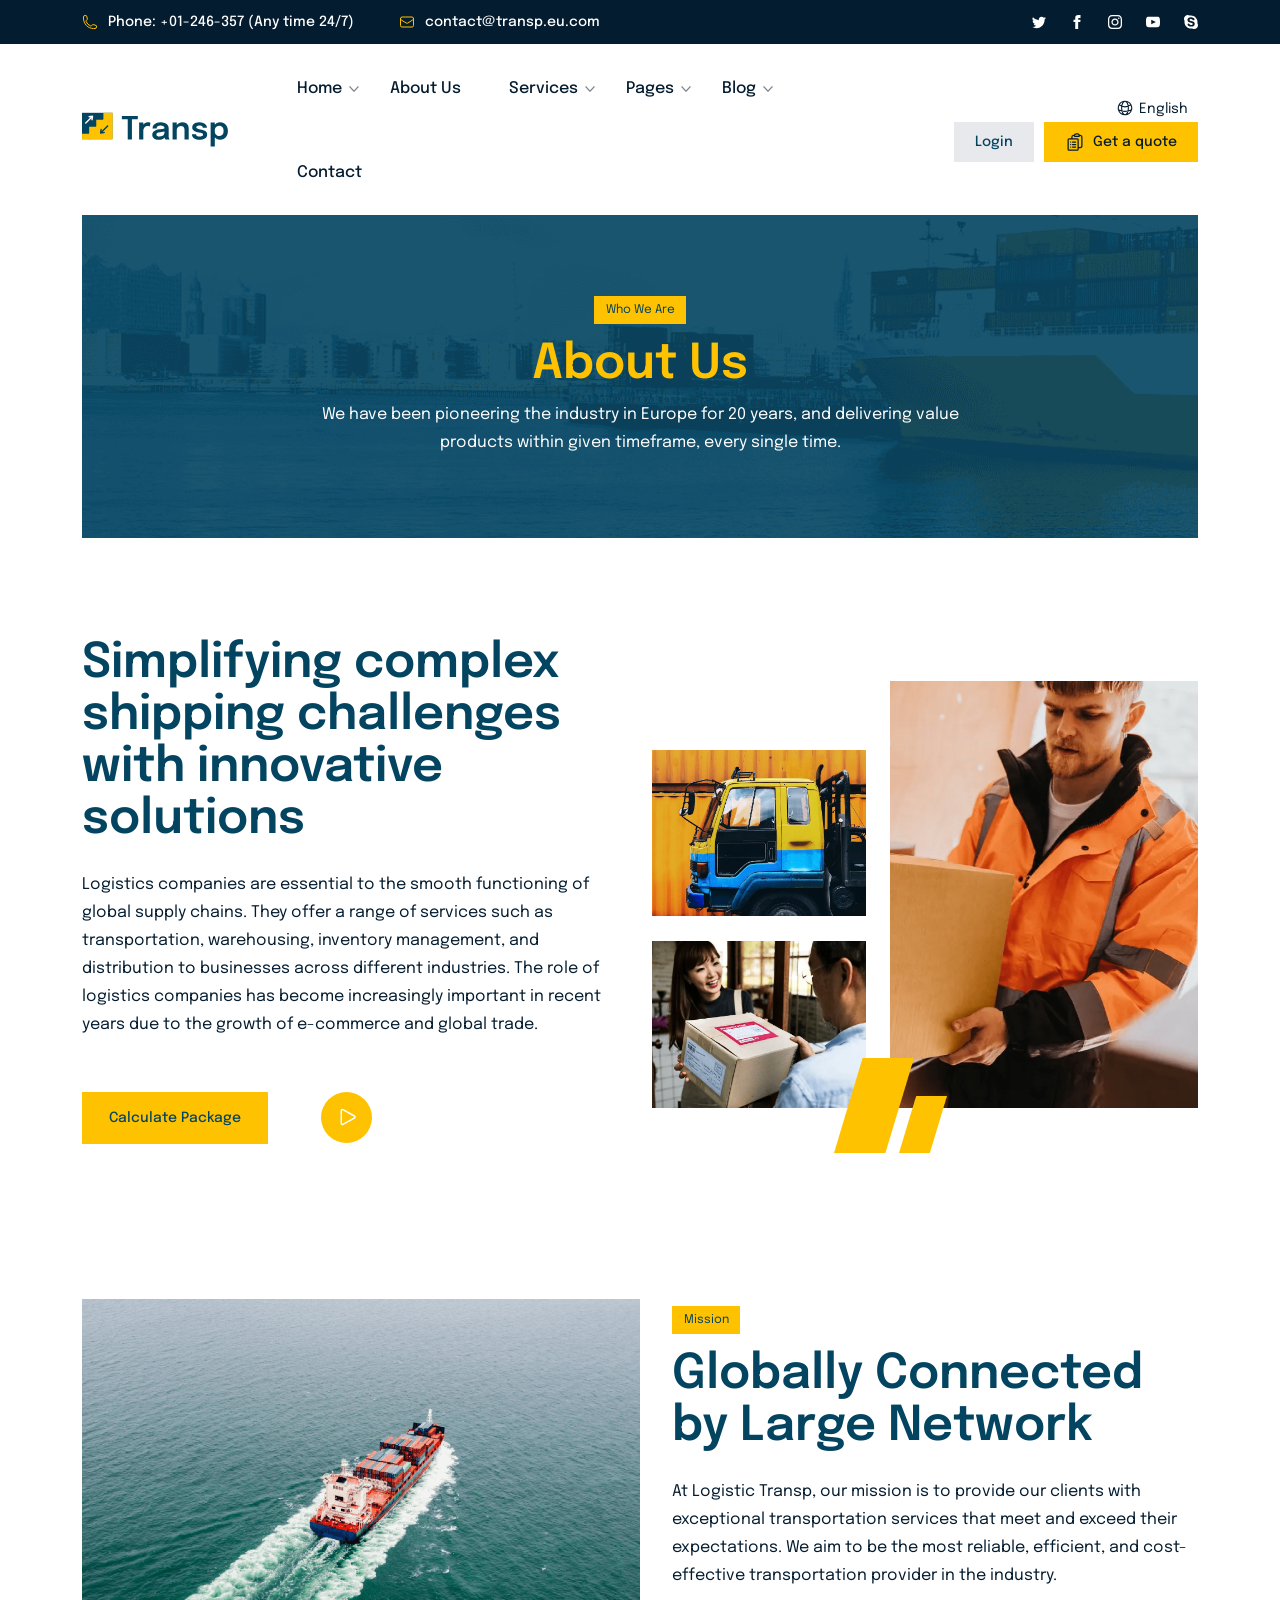
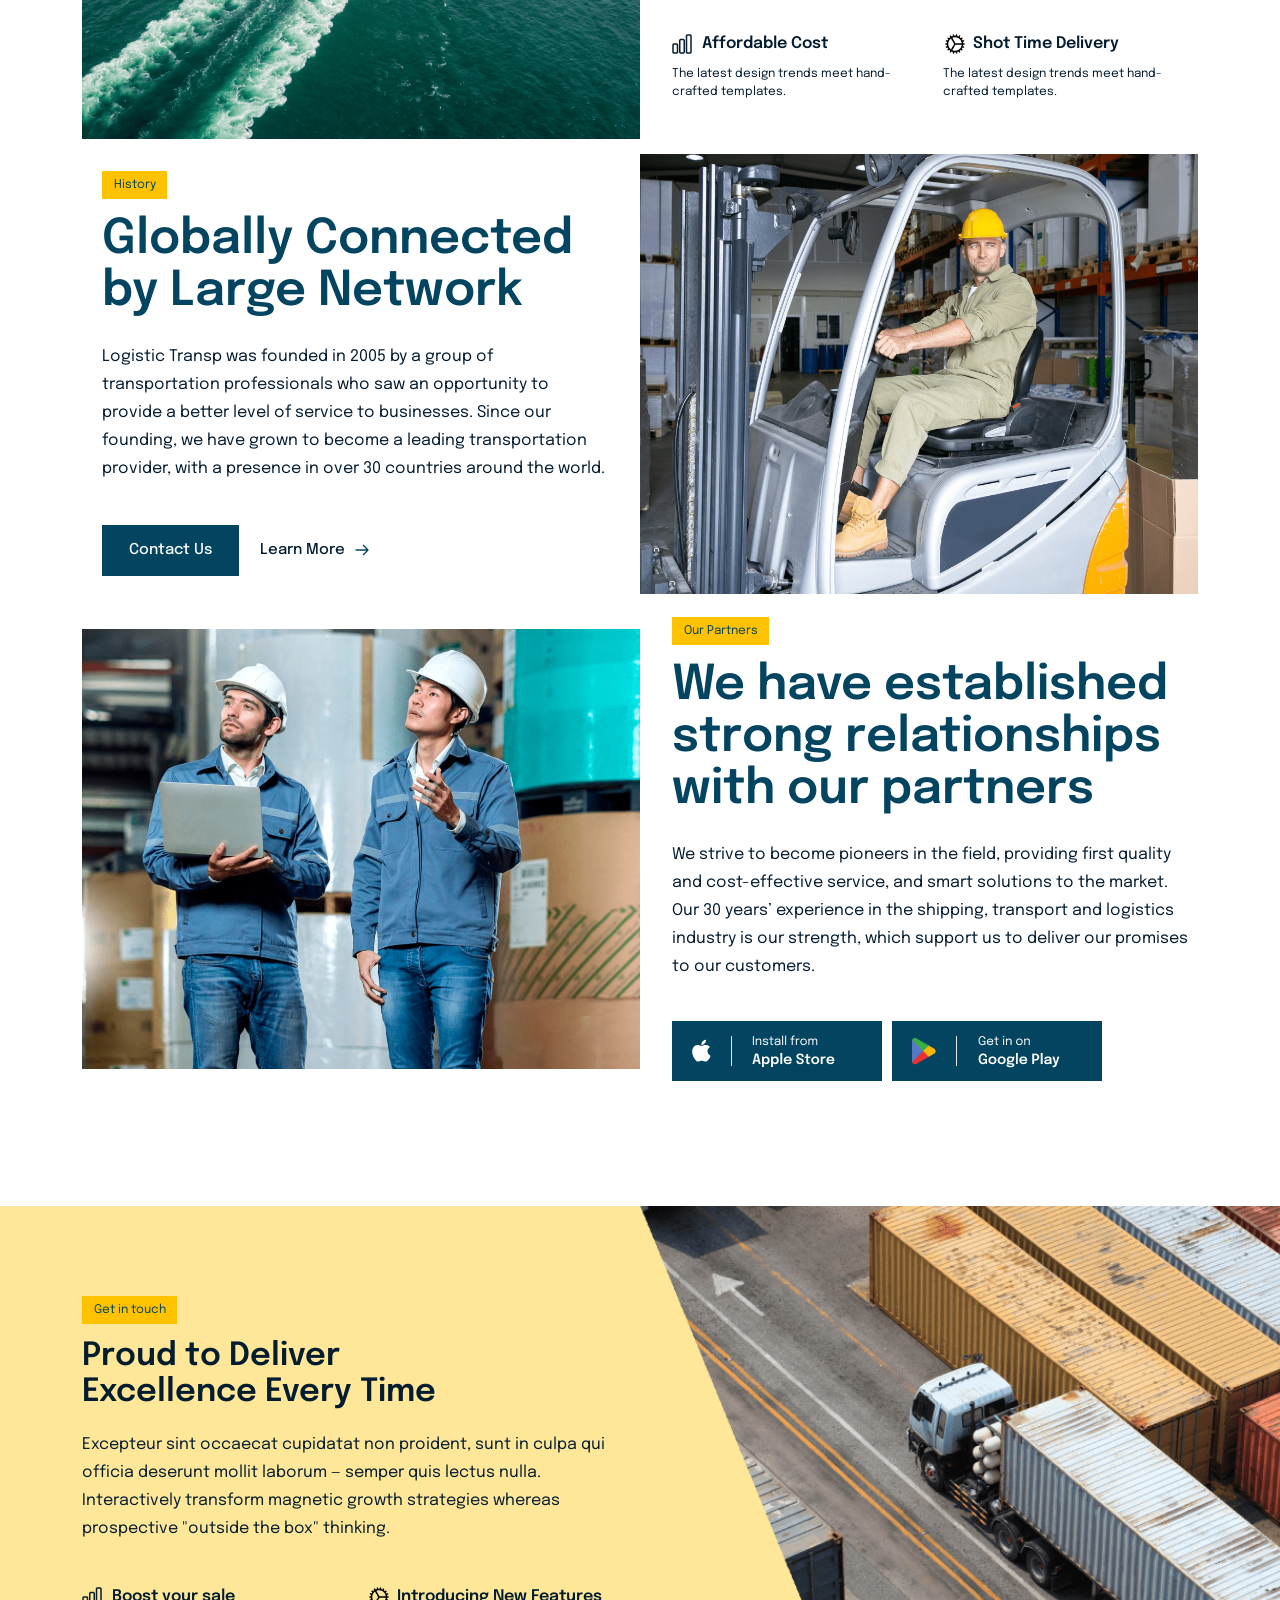
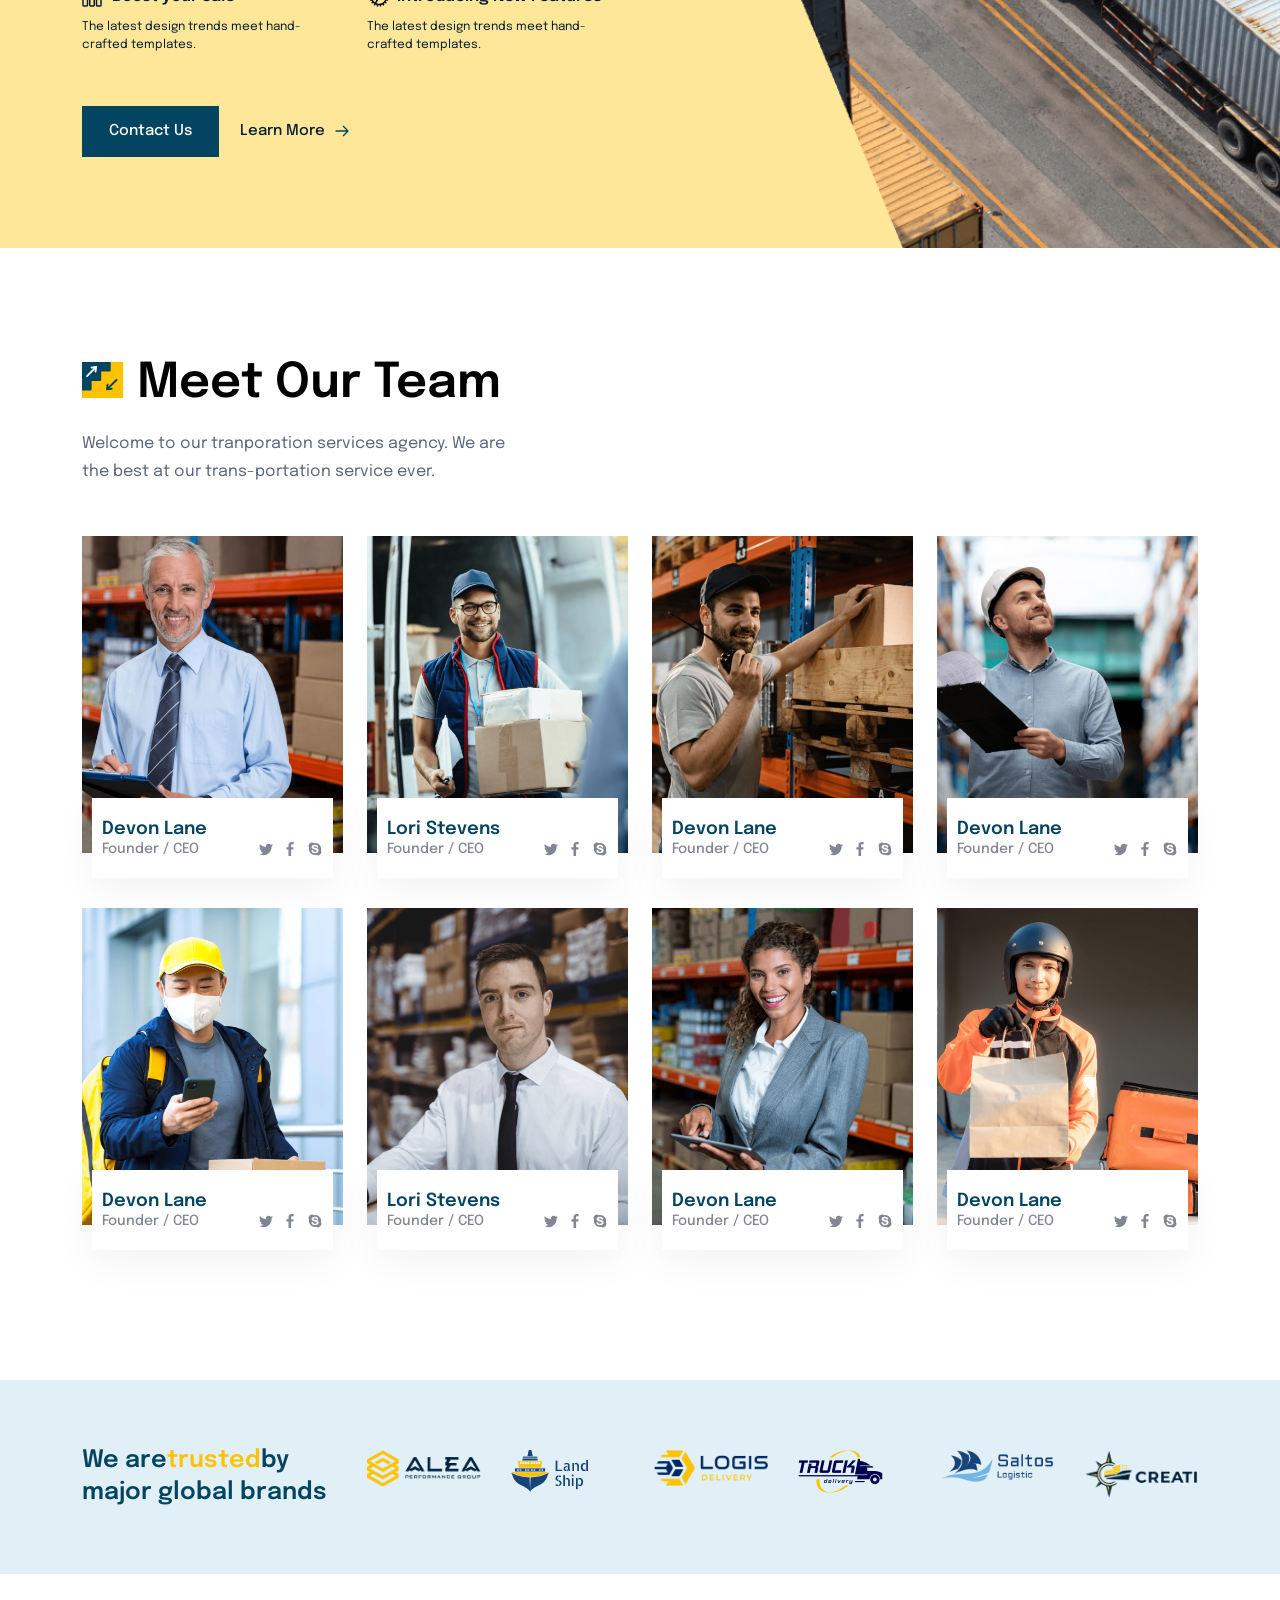
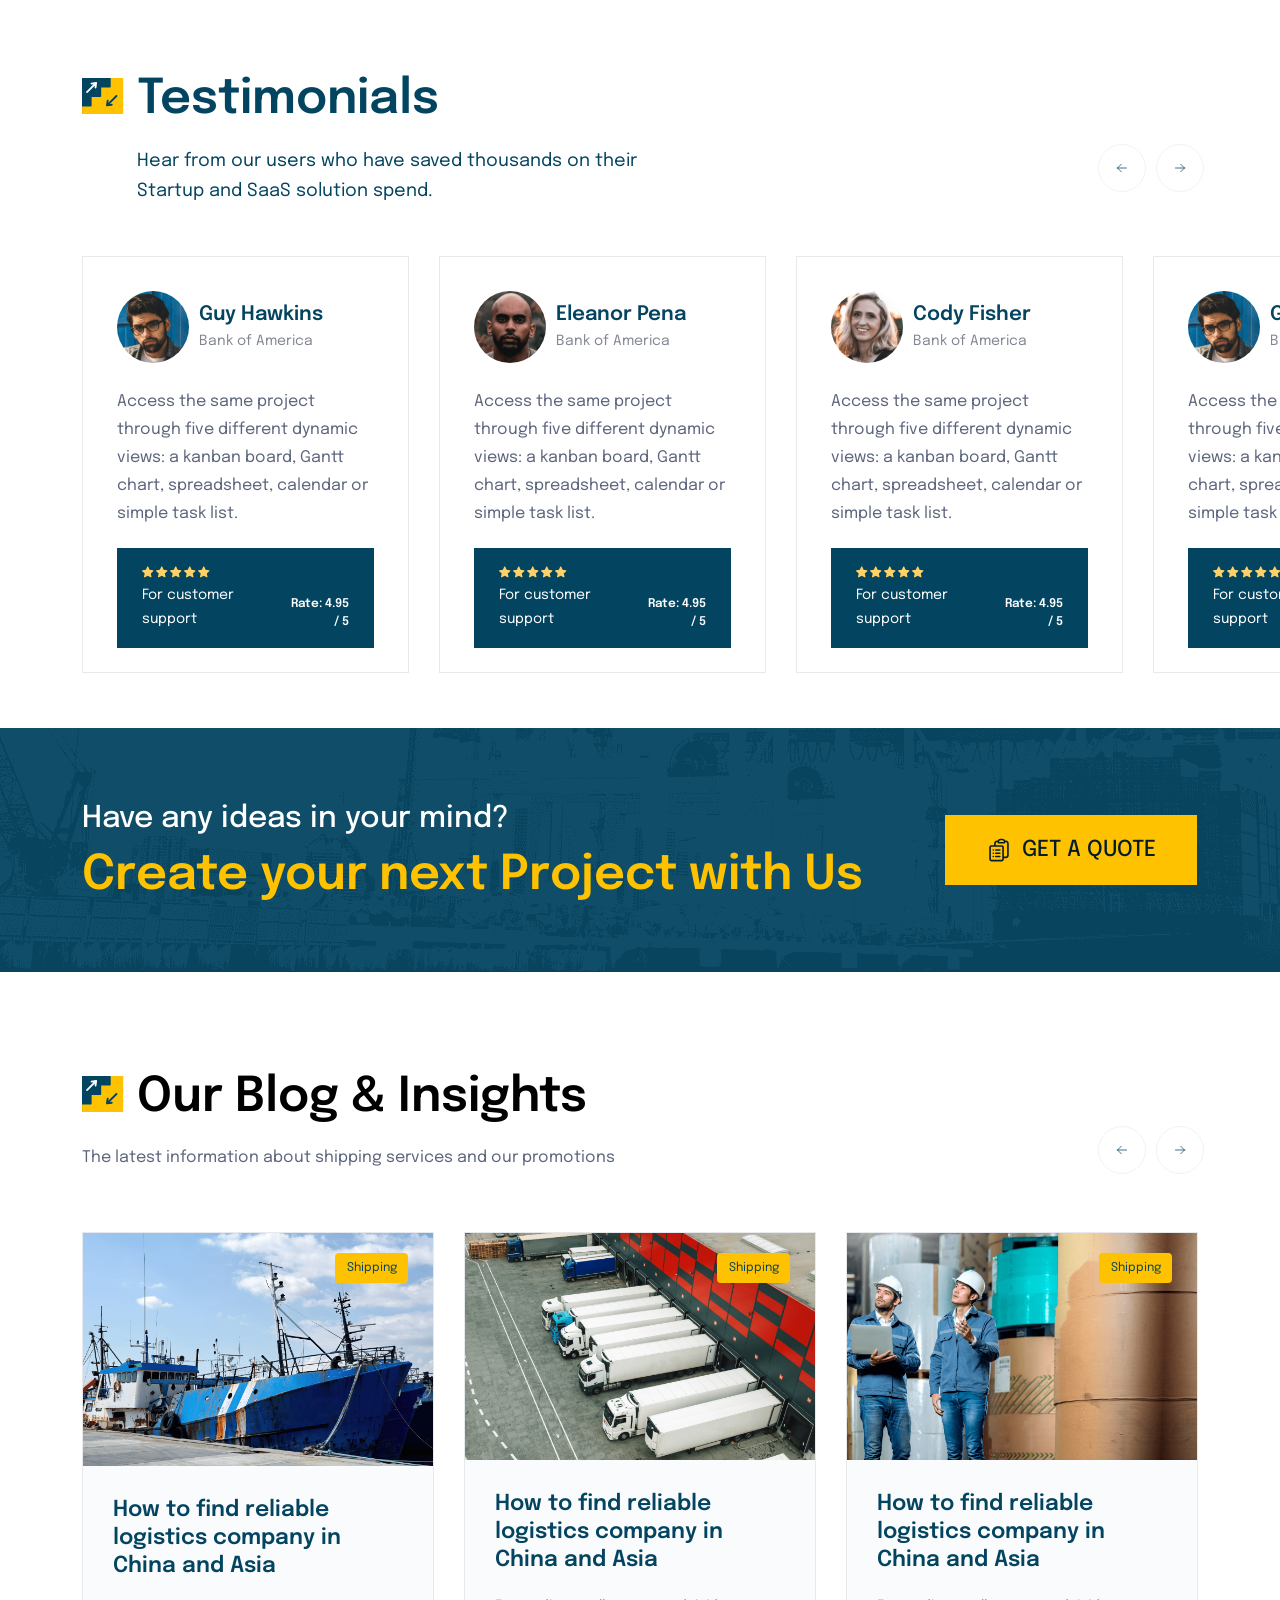
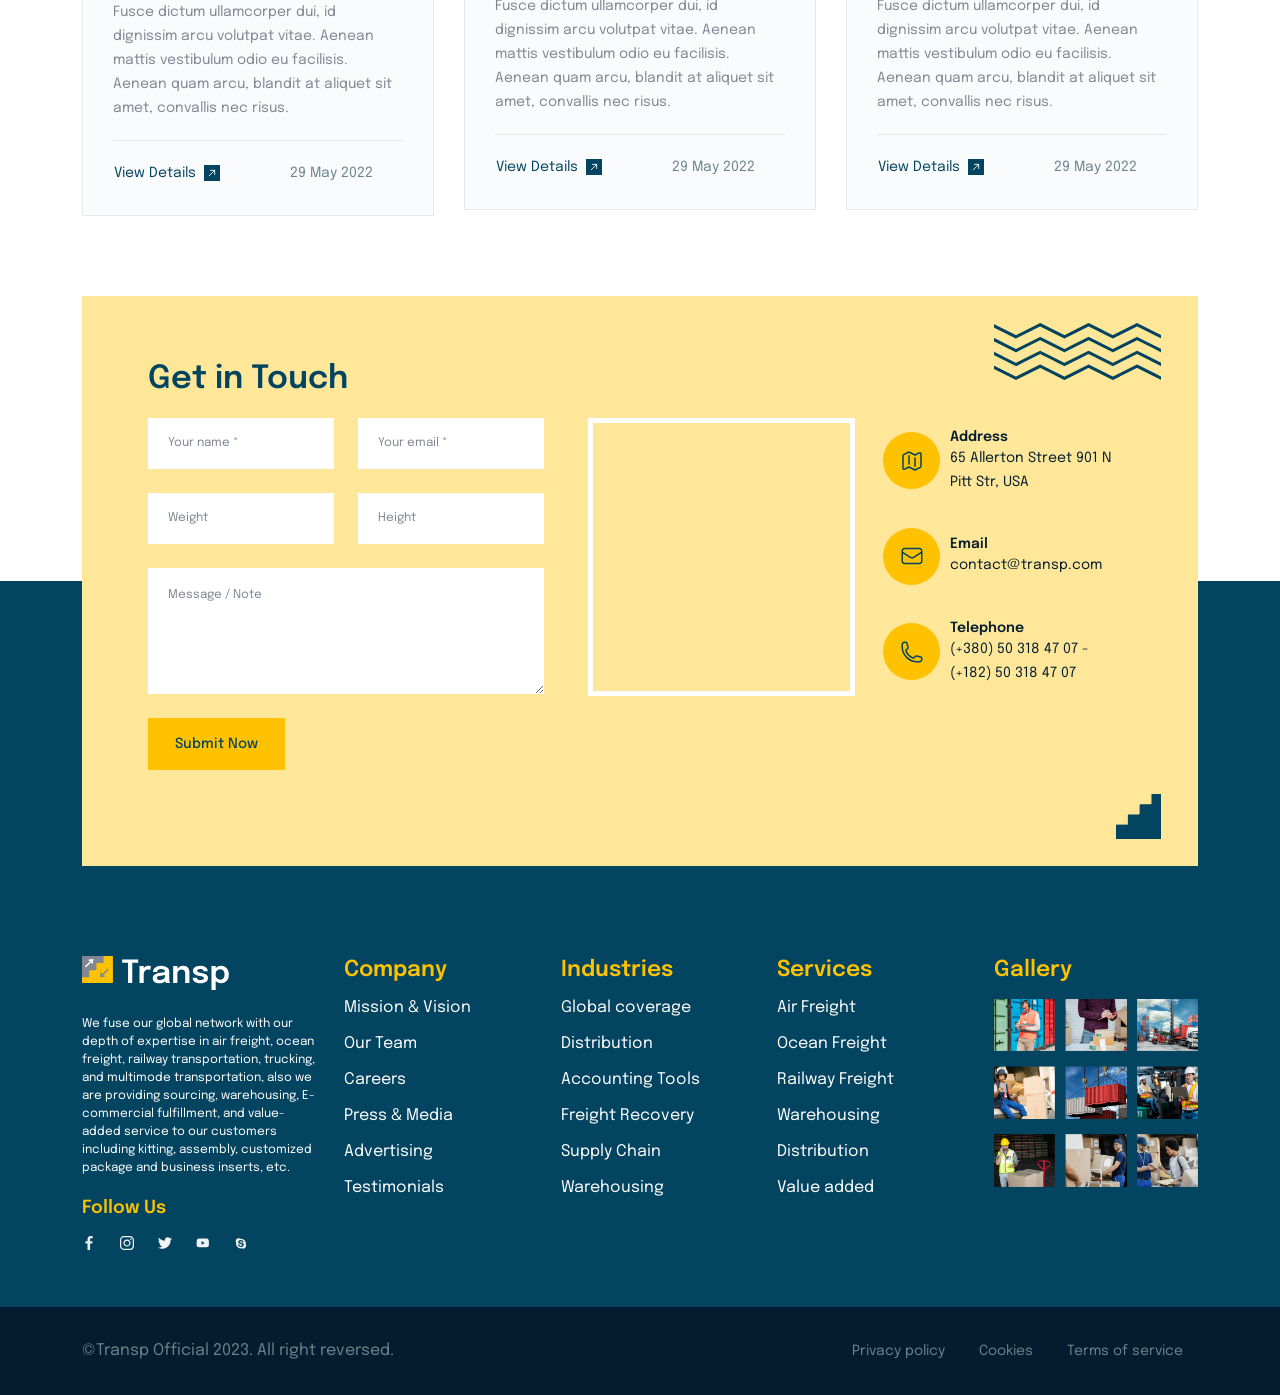
<file: about.html>
<!DOCTYPE html>
<html lang="en">
  <head>
    <meta charset="UTF-8">
    <meta name="viewport" content="width=device-width, initial-scale=1, maximum-scale=1">
    <meta http-equiv="X-UA-Compatible" content="ie=edge">
    <meta name="msapplication-TileColor" content="#0E0E0E">
    <meta name="template-color" content="#0E0E0E">
    <meta name="description" content="Index page">
    <meta name="keywords" content="index, page">
    <meta name="author" content="">
    <link rel="shortcut icon" type="image/x-icon" href="assets/imgs/template/favicon.svg">
    <link href="assets/css/style.css?v=3.0.0" rel="stylesheet">
    <title>About - Transport Courier Logistics HTML Template</title>
  </head>
  <body>
    <div id="preloader-active">
      <div class="preloader d-flex align-items-center justify-content-center">
        <div class="preloader-inner position-relative">
          <div class="flip-square"></div>
        </div>
      </div>
    </div>
    <div class="box-bar bg-grey-900">
      <div class="container position-relative">
        <div class="row align-items-center"> 
          <div class="col-lg-7 col-md-8 col-sm-5 col-4"> <a class="phone-icon mr-45" href="tel:+01-246-357">
              <svg fill="none" stroke="currentColor" stroke-width="1.5" viewbox="0 0 24 24" xmlns="http://www.w3.org/2000/svg" aria-hidden="true">
                <path stroke-linecap="round" stroke-linejoin="round" d="M2.25 6.75c0 8.284 6.716 15 15 15h2.25a2.25 2.25 0 002.25-2.25v-1.372c0-.516-.351-.966-.852-1.091l-4.423-1.106c-.44-.11-.902.055-1.173.417l-.97 1.293c-.282.376-.769.542-1.21.38a12.035 12.035 0 01-7.143-7.143c-.162-.441.004-.928.38-1.21l1.293-.97c.363-.271.527-.734.417-1.173L6.963 3.102a1.125 1.125 0 00-1.091-.852H4.5A2.25 2.25 0 002.25 4.5v2.25z"></path>
              </svg>Phone: +01-246-357 (Any time 24/7)</a><a class="email-icon" href="mailto:contact@transp.eu.com">
              <svg fill="none" stroke="currentColor" stroke-width="1.5" viewbox="0 0 24 24" xmlns="http://www.w3.org/2000/svg" aria-hidden="true">
                <path stroke-linecap="round" stroke-linejoin="round" d="M21.75 6.75v10.5a2.25 2.25 0 01-2.25 2.25h-15a2.25 2.25 0 01-2.25-2.25V6.75m19.5 0A2.25 2.25 0 0019.5 4.5h-15a2.25 2.25 0 00-2.25 2.25m19.5 0v.243a2.25 2.25 0 01-1.07 1.916l-7.5 4.615a2.25 2.25 0 01-2.36 0L3.32 8.91a2.25 2.25 0 01-1.07-1.916V6.75"></path>
              </svg>contact@transp.eu.com</a></div>
          <div class="col-lg-5 col-md-4 col-sm-7 col-8 text-end"><a class="icon-socials icon-twitter2" href="#">
              <svg class="bi bi-twitter" xmlns="http://www.w3.org/2000/svg" width="14" height="14" fill="" viewbox="0 0 16 16">
                <path d="M5.026 15c6.038 0 9.341-5.003 9.341-9.334 0-.14 0-.282-.006-.422A6.685 6.685 0 0 0 16 3.542a6.658 6.658 0 0 1-1.889.518 3.301 3.301 0 0 0 1.447-1.817 6.533 6.533 0 0 1-2.087.793A3.286 3.286 0 0 0 7.875 6.03a9.325 9.325 0 0 1-6.767-3.429 3.289 3.289 0 0 0 1.018 4.382A3.323 3.323 0 0 1 .64 6.575v.045a3.288 3.288 0 0 0 2.632 3.218 3.203 3.203 0 0 1-.865.115 3.23 3.23 0 0 1-.614-.057 3.283 3.283 0 0 0 3.067 2.277A6.588 6.588 0 0 1 .78 13.58a6.32 6.32 0 0 1-.78-.045A9.344 9.344 0 0 0 5.026 15z"></path>
              </svg></a><a class="icon-socials icon-facebook2" href="#">
              <svg xmlns="http://www.w3.org/2000/svg" width="14" height="14" viewbox="0 0 24 24">
                <path d="M9 8h-3v4h3v12h5v-12h3.642l.358-4h-4v-1.667c0-.955.192-1.333 1.115-1.333h2.885v-5h-3.808c-3.596 0-5.192 1.583-5.192 4.615v3.385z"></path>
              </svg></a><a class="icon-socials icon-instagram2" href="#">
              <svg class="bi bi-instagram" xmlns="http://www.w3.org/2000/svg" width="14" height="14" viewbox="0 0 24 24">
                <path d="M12 2.163c3.204 0 3.584.012 4.85.07 3.252.148 4.771 1.691 4.919 4.919.058 1.265.069 1.645.069 4.849 0 3.205-.012 3.584-.069 4.849-.149 3.225-1.664 4.771-4.919 4.919-1.266.058-1.644.07-4.85.07-3.204 0-3.584-.012-4.849-.07-3.26-.149-4.771-1.699-4.919-4.92-.058-1.265-.07-1.644-.07-4.849 0-3.204.013-3.583.07-4.849.149-3.227 1.664-4.771 4.919-4.919 1.266-.057 1.645-.069 4.849-.069zm0-2.163c-3.259 0-3.667.014-4.947.072-4.358.2-6.78 2.618-6.98 6.98-.059 1.281-.073 1.689-.073 4.948 0 3.259.014 3.668.072 4.948.2 4.358 2.618 6.78 6.98 6.98 1.281.058 1.689.072 4.948.072 3.259 0 3.668-.014 4.948-.072 4.354-.2 6.782-2.618 6.979-6.98.059-1.28.073-1.689.073-4.948 0-3.259-.014-3.667-.072-4.947-.196-4.354-2.617-6.78-6.979-6.98-1.281-.059-1.69-.073-4.949-.073zm0 5.838c-3.403 0-6.162 2.759-6.162 6.162s2.759 6.163 6.162 6.163 6.162-2.759 6.162-6.163c0-3.403-2.759-6.162-6.162-6.162zm0 10.162c-2.209 0-4-1.79-4-4 0-2.209 1.791-4 4-4s4 1.791 4 4c0 2.21-1.791 4-4 4zm6.406-11.845c-.796 0-1.441.645-1.441 1.44s.645 1.44 1.441 1.44c.795 0 1.439-.645 1.439-1.44s-.644-1.44-1.439-1.44z"></path>
              </svg></a><a class="icon-socials icon-youtube2" href="#">
              <svg class="bi bi-youtube" xmlns="http://www.w3.org/2000/svg" width="14" height="14" viewbox="0 0 24 24">
                <path d="M19.615 3.184c-3.604-.246-11.631-.245-15.23 0-3.897.266-4.356 2.62-4.385 8.816.029 6.185.484 8.549 4.385 8.816 3.6.245 11.626.246 15.23 0 3.897-.266 4.356-2.62 4.385-8.816-.029-6.185-.484-8.549-4.385-8.816zm-10.615 12.816v-8l8 3.993-8 4.007z"></path>
              </svg></a><a class="icon-socials icon-skype2" href="#">
              <svg xmlns="http://www.w3.org/2000/svg" width="14" height="14" viewbox="0 0 24 24">
                <path d="M22.987 13.966c1.357-7.765-5.416-14.412-13.052-12.979-5.821-3.561-12.503 3.226-8.935 9.029-1.387 7.747 5.384 14.48 13.083 13.01 5.832 3.536 12.493-3.26 8.904-9.06zm-10.603 5.891c-3.181 0-6.378-1.448-6.362-3.941.005-.752.564-1.442 1.309-1.442 1.873 0 1.855 2.795 4.837 2.795 2.093 0 2.807-1.146 2.807-1.944 0-2.886-9.043-1.117-9.043-6.543 0-2.938 2.402-4.962 6.179-4.741 3.602.213 5.713 1.803 5.917 3.289.101.971-.542 1.727-1.659 1.727-1.628 0-1.795-2.181-4.6-2.181-1.266 0-2.334.528-2.334 1.674 0 2.395 8.99 1.005 8.99 6.276-.001 3.039-2.423 5.031-6.041 5.031z"></path>
              </svg></a></div>
        </div>
      </div>
    </div>
    <header class="header sticky-bar">
      <div class="container">
        <div class="main-header">
          <div class="header-left">
            <div class="header-logo"><a class="d-flex" href="index.html"><img alt="Ecom" src="assets/imgs/template/logo.svg"></a></div>
            <div class="header-nav">
              <nav class="nav-main-menu d-none d-xl-block">
                <ul class="main-menu">
                  <li class="has-children"><a class="active" href="index.html">Home</a>
                    <ul class="sub-menu">
                      <li><a href="index-2.html">Homepage - 2</a></li>
                      <li><a href="index-3.html">Homepage - 3</a></li>
                      <li><a href="index-4.html">Homepage - 4</a></li>
                    </ul>
                  </li>
                  <li><a href="about.html">About Us</a></li>
                  <li class="has-children"><a href="#">Services</a>
                    <div class="sub-menu five-col">
                      <div class="menu-col">
                        <h6 class="color-brand-2 mb-15">Sea Forwarding</h6>
                        <div class="menu-image"><img src="assets/imgs/page/homepage1/menu1.png" alt="transp"></div>
                        <ul class="megamenu">
                          <li><a href="services.html">Container Shipping</a></li>
                          <li><a href="services.html">Bulk Shipping</a></li>
                          <li><a href="services.html">Roll-on/Roll-off Shipping</a></li>
                          <li><a href="services.html">Break Bulk Shipping</a></li>
                          <li><a href="services.html">Project Cargo Shipping</a></li>
                        </ul>
                      </div>
                      <div class="menu-col">
                        <h6 class="color-brand-2 mb-15">Air Freight Forwarding</h6>
                        <div class="menu-image"><img src="assets/imgs/page/homepage1/menu2.png" alt="transp"></div>
                        <ul class="megamenu">
                          <li><a href="services.html">General Cargo</a></li>
                          <li><a href="services.html">Express Shipping</a></li>
                          <li><a href="services.html">Dangerous Goods</a></li>
                          <li><a href="services.html">Oversized Cargo</a></li>
                          <li><a href="services.html">Perishable Goods</a></li>
                        </ul>
                      </div>
                      <div class="menu-col">
                        <h6 class="color-brand-2 mb-15">Land Transportation</h6>
                        <div class="menu-image"><img src="assets/imgs/page/homepage1/menu3.png" alt="transp"></div>
                        <ul class="megamenu">
                          <li><a href="services.html">Road Freight</a></li>
                          <li><a href="services.html">Rail Freight</a></li>
                          <li><a href="services.html">Intermodal Transportation</a></li>
                          <li><a href="services.html">Less-than-Truckload (LTL) Shipping</a></li>
                          <li><a href="services.html">Specialized Transportation</a></li>
                        </ul>
                      </div>
                      <div class="menu-col">
                        <h6 class="color-brand-2 mb-15">Railway Logistics</h6>
                        <div class="menu-image"><img src="assets/imgs/page/homepage1/menu4.png" alt="transp"></div>
                        <ul class="megamenu">
                          <li><a href="services.html">Rail Freight Transportation</a></li>
                          <li><a href="services.html">Rail Terminal Services</a></li>
                          <li><a href="services.html">Rail Freight Forwarding</a></li>
                          <li><a href="services.html">Intermodal Transportation</a></li>
                          <li><a href="services.html">Rail Logistics Consulting</a></li>
                        </ul>
                      </div>
                      <div class="menu-col">
                        <h6 class="color-brand-2 mb-15">Warehouse</h6>
                        <div class="menu-image"><img src="assets/imgs/page/homepage1/menu5.png" alt="transp"></div>
                        <ul class="megamenu">
                          <li><a href="services.html">Warehousing</a></li>
                          <li><a href="services.html">Distribution Center Operations</a></li>
                          <li><a href="services.html">E-Commerce Fulfillment</a></li>
                          <li><a href="services.html">Reverse Logistics</a></li>
                          <li><a href="services.html">Inventory Management</a></li>
                        </ul>
                      </div>
                    </div>
                  </li>
                  <li class="has-children"><a href="#">Pages</a>
                    <ul class="sub-menu">
                      <li><a href="service-detail.html">Service Detail</a></li>
                      <li><a href="trackyourparcel.html">Track Your Parcel</a></li>
                      <li><a href="workprocess.html">Work Process</a></li>
                      <li><a href="request-a-quote.html">Request a quote</a></li>
                      <li><a href="our-team.html">Our team</a></li>
                      <li><a href="faqs.html">FAQ's</a></li>
                      <li><a href="trackyourparcel.html">Track Your Parcel</a></li>
                      <li><a href="register.html">Register</a></li>
                      <li><a href="login.html">Login</a></li>
                      <li><a href="comingsoon.html">Coming soon</a></li>
                      <li><a href="newsletter.html">Newsletter</a></li>
                      <li><a href="404.html">Error 404</a></li>
                    </ul>
                  </li>
                  <li class="has-children"><a href="blog.html">Blog</a>
                    <ul class="sub-menu">
                      <li><a href="blog-single.html">Blog Details</a></li>
                    </ul>
                  </li>
                  <li><a href="contact.html">Contact</a></li>
                </ul>
              </nav>
              <div class="burger-icon burger-icon-white"><span class="burger-icon-top"></span><span class="burger-icon-mid"></span><span class="burger-icon-bottom"></span></div>
            </div>
            <div class="header-right">
              <div class="d-inline-block box-dropdown-cart"><span class="font-lg icon-list icon-account"><span class="font-sm color-grey-900 arrow-down"> 
                    <svg fill="none" stroke="currentColor" stroke-width="1.5" viewbox="0 0 24 24" xmlns="http://www.w3.org/2000/svg" aria-hidden="true">
                      <path stroke-linecap="round" stroke-linejoin="round" d="M12 21a9.004 9.004 0 008.716-6.747M12 21a9.004 9.004 0 01-8.716-6.747M12 21c2.485 0 4.5-4.03 4.5-9S14.485 3 12 3m0 18c-2.485 0-4.5-4.03-4.5-9S9.515 3 12 3m0 0a8.997 8.997 0 017.843 4.582M12 3a8.997 8.997 0 00-7.843 4.582m15.686 0A11.953 11.953 0 0112 10.5c-2.998 0-5.74-1.1-7.843-2.918m15.686 0A8.959 8.959 0 0121 12c0 .778-.099 1.533-.284 2.253m0 0A17.919 17.919 0 0112 16.5c-3.162 0-6.133-.815-8.716-2.247m0 0A9.015 9.015 0 013 12c0-1.605.42-3.113 1.157-4.418"></path>
                    </svg>English</span></span>
                <div class="dropdown-account">
                  <ul>
                    <li><a class="font-md" href="#"><img src="assets/imgs/template/icons/en.png" alt="transp">
                        English</a></li>
                    <li><a class="font-md" href="#"><img src="assets/imgs/template/icons/fr.png" alt="transp">
                        French</a></li>
                    <li><a class="font-md" href="#"><img src="assets/imgs/template/icons/cn.png" alt="transp">
                        Chiness</a></li>
                  </ul>
                </div>
              </div>
              <div class="d-none d-sm-inline-block"><a class="btn btn-default mr-10 hover-up" href="login.html">Login</a><a class="btn btn-brand-1 d-none d-xl-inline-block hover-up" href="request-a-quote.html">
                  <svg fill="none" stroke="currentColor" stroke-width="1.5" viewbox="0 0 24 24" xmlns="http://www.w3.org/2000/svg" aria-hidden="true">
                    <path stroke-linecap="round" stroke-linejoin="round" d="M9 12h3.75M9 15h3.75M9 18h3.75m3 .75H18a2.25 2.25 0 002.25-2.25V6.108c0-1.135-.845-2.098-1.976-2.192a48.424 48.424 0 00-1.123-.08m-5.801 0c-.065.21-.1.433-.1.664 0 .414.336.75.75.75h4.5a.75.75 0 00.75-.75 2.25 2.25 0 00-.1-.664m-5.8 0A2.251 2.251 0 0113.5 2.25H15c1.012 0 1.867.668 2.15 1.586m-5.8 0c-.376.023-.75.05-1.124.08C9.095 4.01 8.25 4.973 8.25 6.108V8.25m0 0H4.875c-.621 0-1.125.504-1.125 1.125v11.25c0 .621.504 1.125 1.125 1.125h9.75c.621 0 1.125-.504 1.125-1.125V9.375c0-.621-.504-1.125-1.125-1.125H8.25zM6.75 12h.008v.008H6.75V12zm0 3h.008v.008H6.75V15zm0 3h.008v.008H6.75V18z"> </path>
                  </svg>Get a quote</a></div>
            </div>
          </div>
        </div>
      </div>
    </header>
    <div class="mobile-header-active mobile-header-wrapper-style perfect-scrollbar">
      <div class="mobile-header-wrapper-inner">
        <div class="mobile-header-content-area">
          <div class="mobile-logo"><a class="btn btn-brand-1 hover-up" href="request-a-quote.html">
              <svg fill="none" stroke="currentColor" stroke-width="1.5" viewbox="0 0 24 24" xmlns="http://www.w3.org/2000/svg" aria-hidden="true">
                <path stroke-linecap="round" stroke-linejoin="round" d="M9 12h3.75M9 15h3.75M9 18h3.75m3 .75H18a2.25 2.25 0 002.25-2.25V6.108c0-1.135-.845-2.098-1.976-2.192a48.424 48.424 0 00-1.123-.08m-5.801 0c-.065.21-.1.433-.1.664 0 .414.336.75.75.75h4.5a.75.75 0 00.75-.75 2.25 2.25 0 00-.1-.664m-5.8 0A2.251 2.251 0 0113.5 2.25H15c1.012 0 1.867.668 2.15 1.586m-5.8 0c-.376.023-.75.05-1.124.08C9.095 4.01 8.25 4.973 8.25 6.108V8.25m0 0H4.875c-.621 0-1.125.504-1.125 1.125v11.25c0 .621.504 1.125 1.125 1.125h9.75c.621 0 1.125-.504 1.125-1.125V9.375c0-.621-.504-1.125-1.125-1.125H8.25zM6.75 12h.008v.008H6.75V12zm0 3h.008v.008H6.75V15zm0 3h.008v.008H6.75V18z"> </path>
              </svg>Get a quote</a></div>
          <div class="burger-icon"><span class="burger-icon-top"></span><span class="burger-icon-mid"></span><span class="burger-icon-bottom"></span></div>
          <div class="perfect-scroll">
            <div class="mobile-menu-wrap mobile-header-border">
              <nav class="mt-15">
                <ul class="mobile-menu font-heading">
                  <li class="has-children"><a class="active" href="index.html">Home</a>
                    <ul class="sub-menu">
                      <li><a href="index.html">Homepage - 1</a></li>
                      <li><a href="index-2.html">Homepage - 2</a></li>
                      <li><a href="index-3.html">Homepage - 3</a></li>
                      <li><a href="index-4.html">Homepage - 4</a></li>
                    </ul>
                  </li>
                  <li><a href="about.html">About</a></li>
                  <li class="has-children"><a href="services.html">Services</a>
                    <ul class="sub-menu">
                      <li><a href="service-detail.html">Service Details</a></li>
                    </ul>
                  </li>
                  <li class="has-children"><a href="#">Pages</a>
                    <ul class="sub-menu">
                      <li><a href="trackyourparcel.html">Track Your Parcel</a></li>
                      <li><a href="workprocess.html">Work Process</a></li>
                      <li><a href="request-a-quote.html">Request a quote</a></li>
                      <li><a href="our-team.html">Our team</a></li>
                      <li><a href="faqs.html">FAQ's</a></li>
                      <li><a href="trackyourparcel.html">Track Your Parcel</a></li>
                      <li><a href="register.html">Register</a></li>
                      <li><a href="login.html">Login</a></li>
                      <li><a href="comingsoon.html">Coming soon</a></li>
                      <li><a href="404.html">Error 404</a></li>
                    </ul>
                  </li>
                  <li class="has-children"><a href="blog.html">Blog Pages</a>
                    <ul class="sub-menu">
                      <li><a href="blog-single.html">Blog Details</a></li>
                    </ul>
                  </li>
                  <li><a href="contact.html">Contact</a></li>
                </ul>
              </nav>
            </div>
            <div class="site-copyright color-grey-400 mt-0">
              <div class="box-download-app">
                <p class="font-xs color-grey-900 mb-25">Download our Apps and get extra 15% Discount on your first Order…!</p>
                <div class="mb-25">
                  <div class="d-flex"><a class="mr-10" href="#"><img src="assets/imgs/template/appstore-btn.png" alt="transp"></a><a href="#"><img src="assets/imgs/template/google-play-btn.png" alt="transp"></a></div>
                </div>
              </div>
              <div class="mb-0"><span class="font-xs color-grey-500">©Transp Official 2023. All right reversed.</span></div>
            </div>
          </div>
        </div>
      </div>
    </div>
    <main class="main">
      <section class="section">
        <div class="container"> 
          <div class="box-pageheader-1 text-center"> <span class="btn btn-tag">Who We Are</span>
            <h2 class="color-brand-1 mt-15 mb-10">About Us</h2>
            <p class="font-md color-white">We have been pioneering the industry in Europe for 20 years, and delivering value <br class="d-none d-lg-block">products within given timeframe, every single time.</p>
          </div>
        </div>
      </section>
      <section class="section mt-100 mb-50">
        <div class="container">
          <div class="row align-items-center">
            <div class="col-lg-6 mb-30">
              <h2 class="color-brand-2 mb-25">Simplifying complex shipping challenges with innovative solutions</h2>
              <p class="font-md color-grey-900 mb-20">Logistics companies are essential to the smooth functioning of global supply chains. They offer a range of services such as transportation, warehousing, inventory management, and distribution to businesses across different industries. The role of logistics companies has become increasingly important in recent years due to the growth of e-commerce and global trade.</p>
              <div class="box-button mt-40"><a class="btn btn-brand-1-big hover-up mr-40" href="#">Calculate Package</a><a class="btn btn-play popup-youtube hover-up" href="https://www.youtube.com/watch?v=kCGf5uNE13I"><img src="assets/imgs/template/icons/play.svg" alt="transp"></a></div>
            </div>
            <div class="col-lg-6 position-relative mb-30">
              <div class="row align-items-end">
                <div class="col-lg-5 col-md-5 col-sm-5"><img class="mb-20" src="assets/imgs/page/about/img-about-1-1.png" alt="transp"><img src="assets/imgs/page/about/img-about-1-2.png" alt="transp"></div>
                <div class="col-lg-7 col-md-7 col-sm-7"><img src="assets/imgs/page/about/img-about-1-3.png" alt="transp"></div>
              </div>
              <div class="quote-center shape-2"></div>
            </div>
          </div>
        </div>
      </section>
      <section class="section mt-50 mb-50">
        <div class="container"> 
          <div class="row align-items-center item-about-2">
            <div class="col-lg-6"><img src="assets/imgs/page/about/img-about-2-1.png" alt="transp"></div>
            <div class="col-lg-6">
              <div class="box-info-aabout-2"><span class="btn btn-tag">Mission</span>
                <h2 class="color-brand-2 mt-15 mb-25">Globally Connected by Large Network</h2>
                <p class="font-md color-grey-900 mb-20">At Logistic Transp, our mission is to provide our clients with exceptional transportation services that meet and exceed their expectations. We aim to be the most reliable, efficient, and cost-effective transportation provider in the industry.</p>
                <div class="box-button mt-40">
                  <div class="row"> 
                    <div class="col-lg-6 mb-30"> 
                      <h6 class="chart-title font-md-bold color-grey-900">Affordable Cost</h6>
                      <p class="font-xs color-grey-900">The latest design trends meet hand-crafted templates.</p>
                    </div>
                    <div class="col-lg-6 mb-30"> 
                      <h6 class="feature-title font-md-bold color-grey-900">Shot Time Delivery</h6>
                      <p class="font-xs color-grey-900">The latest design trends meet hand-crafted templates.</p>
                    </div>
                  </div>
                </div>
              </div>
            </div>
          </div>
          <div class="row align-items-center item-about-2 item-about-2-revert"> 
            <div class="col-lg-6">
              <div class="box-info-aabout-2"><span class="btn btn-tag">History</span>
                <h2 class="color-brand-2 mt-15 mb-25">Globally Connected by Large Network</h2>
                <p class="font-md color-grey-900 mb-20">Logistic Transp was founded in 2005 by a group of transportation professionals who saw an opportunity to provide a better level of service to businesses. Since our founding, we have grown to become a leading transportation provider, with a presence in over 30 countries around the world.</p>
                <div class="box-button mt-40"><a class="btn btn-brand-2 mr-20" href="contact.html">Contact Us</a><a class="btn btn-link-medium" href="#">Learn More
                    <svg class="w-6 h-6 icon-16 ml-5" fill="none" stroke="currentColor" viewbox="0 0 24 24" xmlns="http://www.w3.org/2000/svg">
                      <path stroke-linecap="round" stroke-linejoin="round" stroke-width="2" d="M14 5l7 7m0 0l-7 7m7-7H3"></path>
                    </svg></a></div>
              </div>
            </div>
            <div class="col-lg-6"><img src="assets/imgs/page/about/img-about-2-2.png" alt="transp"></div>
          </div>
          <div class="row align-items-center item-about-2"> 
            <div class="col-lg-6"><img src="assets/imgs/page/about/img-about-2-3.png" alt="transp"></div>
            <div class="col-lg-6">
              <div class="box-info-aabout-2"><span class="btn btn-tag">Our Partners</span>
                <h2 class="color-brand-2 mt-15 mb-25">We have established strong relationships with our partners</h2>
                <p class="font-md color-grey-900 mb-20">We strive to become pioneers in the field, providing first quality and cost-effective service, and smart solutions to the market. Our 30 years’ experience in the shipping, transport and logistics industry is our strength, which support us to deliver our promises to our customers.</p>
                <div class="box-button d-flex mt-40"><a class="hover-up mr-10" href="#"> <img src="assets/imgs/template/appstore-btn.png" alt="transp"></a><a class="hover-up" href="#"> <img src="assets/imgs/template/google-play-btn.png" alt="transp"></a></div>
              </div>
            </div>
          </div>
        </div>
      </section>
      <section class="section mt-55 bg-1 position-relative pt-90 pb-90">
        <div class="container"> 
          <div class="row"> 
            <div class="col-lg-6"> <span class="btn btn-tag">Get in touch</span>
              <h3 class="color-grey-900 mb-20 mt-15">Proud to Deliver <br class="d-none d-lg-block">Excellence Every Time</h3>
              <p class="font-md color-grey-900 mb-40">Excepteur sint occaecat cupidatat non proident, sunt in culpa qui officia deserunt mollit laborum — semper quis lectus nulla. Interactively transform magnetic growth strategies whereas prospective "outside the box" thinking.</p>
              <div class="row"> 
                <div class="col-lg-6 mb-30"> 
                  <h6 class="chart-title font-md-bold color-grey-900">Boost your sale</h6>
                  <p class="font-xs color-grey-900">The latest design trends meet hand-crafted templates.</p>
                </div>
                <div class="col-lg-6 mb-30"> 
                  <h6 class="feature-title font-md-bold color-grey-900">Introducing New Features</h6>
                  <p class="font-xs color-grey-900">The latest design trends meet hand-crafted templates.</p>
                </div>
              </div>
              <div class="mt-20"> <a class="btn btn-brand-2 mr-20" href="contact.html">Contact Us</a><a class="btn btn-link-medium" href="#">Learn More
                  <svg class="w-6 h-6 icon-16 ml-5" fill="none" stroke="currentColor" viewbox="0 0 24 24" xmlns="http://www.w3.org/2000/svg">
                    <path stroke-linecap="round" stroke-linejoin="round" stroke-width="2" d="M14 5l7 7m0 0l-7 7m7-7H3"></path>
                  </svg></a></div>
            </div>
          </div>
        </div>
        <div class="box-image-touch box-image-info-2-2"></div>
      </section>
      <section class="section pt-110 pb-100"> 
        <div class="container"> 
          <div class="row align-items-center">
            <div class="col-lg-12">
              <h2 class="title-favicon mb-20">Meet Our Team</h2>
              <p class="font-md color-grey-700">Welcome to our tranporation services agency. We are <br class="d-none d-lg-block">the best at our trans-portation service ever.</p>
            </div>
          </div>
          <div class="row mt-50"> 
            <div class="col-xl-3 col-sm-6 mb-50"> 
              <div class="cardTeam"> 
                <div class="cardImage"> <img src="assets/imgs/page/homepage2/team1.png" alt="transp"></div>
                <div class="cardInfo"> 
                  <h6 class="color-brand-2">Devon Lane</h6>
                  <div class="info-bottom"> 
                    <p class="color-grey-500">Founder / CEO</p>
                    <p class="color-grey-500"><a href="#">
                        <svg class="bi bi-twitter" xmlns="http://www.w3.org/2000/svg" width="14" height="14" fill="#818692" viewbox="0 0 16 16">
                          <path d="M5.026 15c6.038 0 9.341-5.003 9.341-9.334 0-.14 0-.282-.006-.422A6.685 6.685 0 0 0 16 3.542a6.658 6.658 0 0 1-1.889.518 3.301 3.301 0 0 0 1.447-1.817 6.533 6.533 0 0 1-2.087.793A3.286 3.286 0 0 0 7.875 6.03a9.325 9.325 0 0 1-6.767-3.429 3.289 3.289 0 0 0 1.018 4.382A3.323 3.323 0 0 1 .64 6.575v.045a3.288 3.288 0 0 0 2.632 3.218 3.203 3.203 0 0 1-.865.115 3.23 3.23 0 0 1-.614-.057 3.283 3.283 0 0 0 3.067 2.277A6.588 6.588 0 0 1 .78 13.58a6.32 6.32 0 0 1-.78-.045A9.344 9.344 0 0 0 5.026 15z"></path>
                        </svg></a><a href="#">
                        <svg width="14" height="14" viewbox="0 0 14 14" fill="none" xmlns="http://www.w3.org/2000/svg">
                          <path d="M8.08433 14V7.61441H10.2268L10.5483 5.12509H8.08433V3.53603C8.08433 2.81554 8.28358 2.32453 9.31793 2.32453L10.635 2.32399V0.097461C10.4072 0.0678617 9.62539 0 8.71539 0C6.81517 0 5.51425 1.15988 5.51425 3.28949V5.12509H3.36523V7.61441H5.51425V14H8.08433Z" fill=""></path>
                        </svg></a><a href="#">
                        <svg width="16" height="16" viewbox="0 0 16 16" fill="none" xmlns="http://www.w3.org/2000/svg">
                          <path d="M14.0161 9.34418C14.9441 5.18418 11.2961 1.40818 7.0081 2.12818C4.6881 0.688181 1.6001 2.32018 1.6001 5.08818C1.6001 5.72818 1.7761 6.33618 2.0801 6.84818C1.2321 11.0242 4.8961 14.7522 9.1841 13.9682C12.2081 15.5682 15.5361 12.3842 14.0161 9.34418ZM9.9521 11.8562C8.8321 12.3202 6.9761 12.3202 5.8561 11.7282C4.2561 10.8802 3.9841 8.96018 5.3601 8.96018C6.4001 8.96018 6.0641 10.1762 7.1201 10.6562C7.6001 10.8802 8.6401 10.8962 9.2321 10.4962C9.8241 10.0962 9.7761 9.47218 9.4561 9.18418C8.6081 8.40018 6.1601 8.70418 5.0401 7.32818C4.5601 6.73618 4.4641 5.68018 5.0561 4.91218C6.0961 3.56818 9.1521 3.48818 10.4641 4.49618C11.6801 5.44018 11.3441 6.67218 10.3681 6.67218C9.2001 6.67218 9.8081 5.13618 7.9041 5.13618C6.5281 5.13618 5.9841 6.11218 6.9601 6.59218C8.2721 7.26418 11.6161 7.04018 11.6161 9.60018C11.6161 10.6562 10.9601 11.4402 9.9521 11.8562Z" fill=""></path>
                        </svg></a></p>
                  </div>
                </div>
              </div>
            </div>
            <div class="col-xl-3 col-sm-6 mb-50"> 
              <div class="cardTeam"> 
                <div class="cardImage"> <img src="assets/imgs/page/homepage2/team2.png" alt="transp"></div>
                <div class="cardInfo"> 
                  <h6 class="color-brand-2">Lori Stevens</h6>
                  <div class="info-bottom"> 
                    <p class="color-grey-500">Founder / CEO</p>
                    <p class="color-grey-500"><a href="#">
                        <svg class="bi bi-twitter" xmlns="http://www.w3.org/2000/svg" width="14" height="14" fill="#818692" viewbox="0 0 16 16">
                          <path d="M5.026 15c6.038 0 9.341-5.003 9.341-9.334 0-.14 0-.282-.006-.422A6.685 6.685 0 0 0 16 3.542a6.658 6.658 0 0 1-1.889.518 3.301 3.301 0 0 0 1.447-1.817 6.533 6.533 0 0 1-2.087.793A3.286 3.286 0 0 0 7.875 6.03a9.325 9.325 0 0 1-6.767-3.429 3.289 3.289 0 0 0 1.018 4.382A3.323 3.323 0 0 1 .64 6.575v.045a3.288 3.288 0 0 0 2.632 3.218 3.203 3.203 0 0 1-.865.115 3.23 3.23 0 0 1-.614-.057 3.283 3.283 0 0 0 3.067 2.277A6.588 6.588 0 0 1 .78 13.58a6.32 6.32 0 0 1-.78-.045A9.344 9.344 0 0 0 5.026 15z"></path>
                        </svg></a><a href="#">
                        <svg width="14" height="14" viewbox="0 0 14 14" fill="none" xmlns="http://www.w3.org/2000/svg">
                          <path d="M8.08433 14V7.61441H10.2268L10.5483 5.12509H8.08433V3.53603C8.08433 2.81554 8.28358 2.32453 9.31793 2.32453L10.635 2.32399V0.097461C10.4072 0.0678617 9.62539 0 8.71539 0C6.81517 0 5.51425 1.15988 5.51425 3.28949V5.12509H3.36523V7.61441H5.51425V14H8.08433Z" fill=""></path>
                        </svg></a><a href="#">
                        <svg width="16" height="16" viewbox="0 0 16 16" fill="none" xmlns="http://www.w3.org/2000/svg">
                          <path d="M14.0161 9.34418C14.9441 5.18418 11.2961 1.40818 7.0081 2.12818C4.6881 0.688181 1.6001 2.32018 1.6001 5.08818C1.6001 5.72818 1.7761 6.33618 2.0801 6.84818C1.2321 11.0242 4.8961 14.7522 9.1841 13.9682C12.2081 15.5682 15.5361 12.3842 14.0161 9.34418ZM9.9521 11.8562C8.8321 12.3202 6.9761 12.3202 5.8561 11.7282C4.2561 10.8802 3.9841 8.96018 5.3601 8.96018C6.4001 8.96018 6.0641 10.1762 7.1201 10.6562C7.6001 10.8802 8.6401 10.8962 9.2321 10.4962C9.8241 10.0962 9.7761 9.47218 9.4561 9.18418C8.6081 8.40018 6.1601 8.70418 5.0401 7.32818C4.5601 6.73618 4.4641 5.68018 5.0561 4.91218C6.0961 3.56818 9.1521 3.48818 10.4641 4.49618C11.6801 5.44018 11.3441 6.67218 10.3681 6.67218C9.2001 6.67218 9.8081 5.13618 7.9041 5.13618C6.5281 5.13618 5.9841 6.11218 6.9601 6.59218C8.2721 7.26418 11.6161 7.04018 11.6161 9.60018C11.6161 10.6562 10.9601 11.4402 9.9521 11.8562Z" fill=""></path>
                        </svg></a></p>
                  </div>
                </div>
              </div>
            </div>
            <div class="col-xl-3 col-sm-6 mb-50"> 
              <div class="cardTeam"> 
                <div class="cardImage"> <img src="assets/imgs/page/homepage2/team3.png" alt="transp"></div>
                <div class="cardInfo"> 
                  <h6 class="color-brand-2">Devon Lane</h6>
                  <div class="info-bottom"> 
                    <p class="color-grey-500">Founder / CEO</p>
                    <p class="color-grey-500"><a href="#">
                        <svg class="bi bi-twitter" xmlns="http://www.w3.org/2000/svg" width="14" height="14" fill="#818692" viewbox="0 0 16 16">
                          <path d="M5.026 15c6.038 0 9.341-5.003 9.341-9.334 0-.14 0-.282-.006-.422A6.685 6.685 0 0 0 16 3.542a6.658 6.658 0 0 1-1.889.518 3.301 3.301 0 0 0 1.447-1.817 6.533 6.533 0 0 1-2.087.793A3.286 3.286 0 0 0 7.875 6.03a9.325 9.325 0 0 1-6.767-3.429 3.289 3.289 0 0 0 1.018 4.382A3.323 3.323 0 0 1 .64 6.575v.045a3.288 3.288 0 0 0 2.632 3.218 3.203 3.203 0 0 1-.865.115 3.23 3.23 0 0 1-.614-.057 3.283 3.283 0 0 0 3.067 2.277A6.588 6.588 0 0 1 .78 13.58a6.32 6.32 0 0 1-.78-.045A9.344 9.344 0 0 0 5.026 15z"></path>
                        </svg></a><a href="#">
                        <svg width="14" height="14" viewbox="0 0 14 14" fill="none" xmlns="http://www.w3.org/2000/svg">
                          <path d="M8.08433 14V7.61441H10.2268L10.5483 5.12509H8.08433V3.53603C8.08433 2.81554 8.28358 2.32453 9.31793 2.32453L10.635 2.32399V0.097461C10.4072 0.0678617 9.62539 0 8.71539 0C6.81517 0 5.51425 1.15988 5.51425 3.28949V5.12509H3.36523V7.61441H5.51425V14H8.08433Z" fill=""></path>
                        </svg></a><a href="#">
                        <svg width="16" height="16" viewbox="0 0 16 16" fill="none" xmlns="http://www.w3.org/2000/svg">
                          <path d="M14.0161 9.34418C14.9441 5.18418 11.2961 1.40818 7.0081 2.12818C4.6881 0.688181 1.6001 2.32018 1.6001 5.08818C1.6001 5.72818 1.7761 6.33618 2.0801 6.84818C1.2321 11.0242 4.8961 14.7522 9.1841 13.9682C12.2081 15.5682 15.5361 12.3842 14.0161 9.34418ZM9.9521 11.8562C8.8321 12.3202 6.9761 12.3202 5.8561 11.7282C4.2561 10.8802 3.9841 8.96018 5.3601 8.96018C6.4001 8.96018 6.0641 10.1762 7.1201 10.6562C7.6001 10.8802 8.6401 10.8962 9.2321 10.4962C9.8241 10.0962 9.7761 9.47218 9.4561 9.18418C8.6081 8.40018 6.1601 8.70418 5.0401 7.32818C4.5601 6.73618 4.4641 5.68018 5.0561 4.91218C6.0961 3.56818 9.1521 3.48818 10.4641 4.49618C11.6801 5.44018 11.3441 6.67218 10.3681 6.67218C9.2001 6.67218 9.8081 5.13618 7.9041 5.13618C6.5281 5.13618 5.9841 6.11218 6.9601 6.59218C8.2721 7.26418 11.6161 7.04018 11.6161 9.60018C11.6161 10.6562 10.9601 11.4402 9.9521 11.8562Z" fill=""></path>
                        </svg></a></p>
                  </div>
                </div>
              </div>
            </div>
            <div class="col-xl-3 col-sm-6 mb-50"> 
              <div class="cardTeam"> 
                <div class="cardImage"> <img src="assets/imgs/page/homepage2/team4.png" alt="transp"></div>
                <div class="cardInfo"> 
                  <h6 class="color-brand-2">Devon Lane</h6>
                  <div class="info-bottom"> 
                    <p class="color-grey-500">Founder / CEO</p>
                    <p class="color-grey-500"><a href="#">
                        <svg class="bi bi-twitter" xmlns="http://www.w3.org/2000/svg" width="14" height="14" fill="#818692" viewbox="0 0 16 16">
                          <path d="M5.026 15c6.038 0 9.341-5.003 9.341-9.334 0-.14 0-.282-.006-.422A6.685 6.685 0 0 0 16 3.542a6.658 6.658 0 0 1-1.889.518 3.301 3.301 0 0 0 1.447-1.817 6.533 6.533 0 0 1-2.087.793A3.286 3.286 0 0 0 7.875 6.03a9.325 9.325 0 0 1-6.767-3.429 3.289 3.289 0 0 0 1.018 4.382A3.323 3.323 0 0 1 .64 6.575v.045a3.288 3.288 0 0 0 2.632 3.218 3.203 3.203 0 0 1-.865.115 3.23 3.23 0 0 1-.614-.057 3.283 3.283 0 0 0 3.067 2.277A6.588 6.588 0 0 1 .78 13.58a6.32 6.32 0 0 1-.78-.045A9.344 9.344 0 0 0 5.026 15z"></path>
                        </svg></a><a href="#">
                        <svg width="14" height="14" viewbox="0 0 14 14" fill="none" xmlns="http://www.w3.org/2000/svg">
                          <path d="M8.08433 14V7.61441H10.2268L10.5483 5.12509H8.08433V3.53603C8.08433 2.81554 8.28358 2.32453 9.31793 2.32453L10.635 2.32399V0.097461C10.4072 0.0678617 9.62539 0 8.71539 0C6.81517 0 5.51425 1.15988 5.51425 3.28949V5.12509H3.36523V7.61441H5.51425V14H8.08433Z" fill=""></path>
                        </svg></a><a href="#">
                        <svg width="16" height="16" viewbox="0 0 16 16" fill="none" xmlns="http://www.w3.org/2000/svg">
                          <path d="M14.0161 9.34418C14.9441 5.18418 11.2961 1.40818 7.0081 2.12818C4.6881 0.688181 1.6001 2.32018 1.6001 5.08818C1.6001 5.72818 1.7761 6.33618 2.0801 6.84818C1.2321 11.0242 4.8961 14.7522 9.1841 13.9682C12.2081 15.5682 15.5361 12.3842 14.0161 9.34418ZM9.9521 11.8562C8.8321 12.3202 6.9761 12.3202 5.8561 11.7282C4.2561 10.8802 3.9841 8.96018 5.3601 8.96018C6.4001 8.96018 6.0641 10.1762 7.1201 10.6562C7.6001 10.8802 8.6401 10.8962 9.2321 10.4962C9.8241 10.0962 9.7761 9.47218 9.4561 9.18418C8.6081 8.40018 6.1601 8.70418 5.0401 7.32818C4.5601 6.73618 4.4641 5.68018 5.0561 4.91218C6.0961 3.56818 9.1521 3.48818 10.4641 4.49618C11.6801 5.44018 11.3441 6.67218 10.3681 6.67218C9.2001 6.67218 9.8081 5.13618 7.9041 5.13618C6.5281 5.13618 5.9841 6.11218 6.9601 6.59218C8.2721 7.26418 11.6161 7.04018 11.6161 9.60018C11.6161 10.6562 10.9601 11.4402 9.9521 11.8562Z" fill=""></path>
                        </svg></a></p>
                  </div>
                </div>
              </div>
            </div>
            <div class="col-xl-3 col-sm-6 mb-50"> 
              <div class="cardTeam"> 
                <div class="cardImage"> <img src="assets/imgs/page/about/team5.png" alt="transp"></div>
                <div class="cardInfo"> 
                  <h6 class="color-brand-2">Devon Lane</h6>
                  <div class="info-bottom"> 
                    <p class="color-grey-500">Founder / CEO</p>
                    <p class="color-grey-500"><a href="#">
                        <svg class="bi bi-twitter" xmlns="http://www.w3.org/2000/svg" width="14" height="14" fill="#818692" viewbox="0 0 16 16">
                          <path d="M5.026 15c6.038 0 9.341-5.003 9.341-9.334 0-.14 0-.282-.006-.422A6.685 6.685 0 0 0 16 3.542a6.658 6.658 0 0 1-1.889.518 3.301 3.301 0 0 0 1.447-1.817 6.533 6.533 0 0 1-2.087.793A3.286 3.286 0 0 0 7.875 6.03a9.325 9.325 0 0 1-6.767-3.429 3.289 3.289 0 0 0 1.018 4.382A3.323 3.323 0 0 1 .64 6.575v.045a3.288 3.288 0 0 0 2.632 3.218 3.203 3.203 0 0 1-.865.115 3.23 3.23 0 0 1-.614-.057 3.283 3.283 0 0 0 3.067 2.277A6.588 6.588 0 0 1 .78 13.58a6.32 6.32 0 0 1-.78-.045A9.344 9.344 0 0 0 5.026 15z"></path>
                        </svg></a><a href="#">
                        <svg width="14" height="14" viewbox="0 0 14 14" fill="none" xmlns="http://www.w3.org/2000/svg">
                          <path d="M8.08433 14V7.61441H10.2268L10.5483 5.12509H8.08433V3.53603C8.08433 2.81554 8.28358 2.32453 9.31793 2.32453L10.635 2.32399V0.097461C10.4072 0.0678617 9.62539 0 8.71539 0C6.81517 0 5.51425 1.15988 5.51425 3.28949V5.12509H3.36523V7.61441H5.51425V14H8.08433Z" fill=""></path>
                        </svg></a><a href="#">
                        <svg width="16" height="16" viewbox="0 0 16 16" fill="none" xmlns="http://www.w3.org/2000/svg">
                          <path d="M14.0161 9.34418C14.9441 5.18418 11.2961 1.40818 7.0081 2.12818C4.6881 0.688181 1.6001 2.32018 1.6001 5.08818C1.6001 5.72818 1.7761 6.33618 2.0801 6.84818C1.2321 11.0242 4.8961 14.7522 9.1841 13.9682C12.2081 15.5682 15.5361 12.3842 14.0161 9.34418ZM9.9521 11.8562C8.8321 12.3202 6.9761 12.3202 5.8561 11.7282C4.2561 10.8802 3.9841 8.96018 5.3601 8.96018C6.4001 8.96018 6.0641 10.1762 7.1201 10.6562C7.6001 10.8802 8.6401 10.8962 9.2321 10.4962C9.8241 10.0962 9.7761 9.47218 9.4561 9.18418C8.6081 8.40018 6.1601 8.70418 5.0401 7.32818C4.5601 6.73618 4.4641 5.68018 5.0561 4.91218C6.0961 3.56818 9.1521 3.48818 10.4641 4.49618C11.6801 5.44018 11.3441 6.67218 10.3681 6.67218C9.2001 6.67218 9.8081 5.13618 7.9041 5.13618C6.5281 5.13618 5.9841 6.11218 6.9601 6.59218C8.2721 7.26418 11.6161 7.04018 11.6161 9.60018C11.6161 10.6562 10.9601 11.4402 9.9521 11.8562Z" fill=""></path>
                        </svg></a></p>
                  </div>
                </div>
              </div>
            </div>
            <div class="col-xl-3 col-sm-6 mb-50"> 
              <div class="cardTeam"> 
                <div class="cardImage"> <img src="assets/imgs/page/about/team6.png" alt="transp"></div>
                <div class="cardInfo"> 
                  <h6 class="color-brand-2">Lori Stevens</h6>
                  <div class="info-bottom"> 
                    <p class="color-grey-500">Founder / CEO</p>
                    <p class="color-grey-500"><a href="#">
                        <svg class="bi bi-twitter" xmlns="http://www.w3.org/2000/svg" width="14" height="14" fill="#818692" viewbox="0 0 16 16">
                          <path d="M5.026 15c6.038 0 9.341-5.003 9.341-9.334 0-.14 0-.282-.006-.422A6.685 6.685 0 0 0 16 3.542a6.658 6.658 0 0 1-1.889.518 3.301 3.301 0 0 0 1.447-1.817 6.533 6.533 0 0 1-2.087.793A3.286 3.286 0 0 0 7.875 6.03a9.325 9.325 0 0 1-6.767-3.429 3.289 3.289 0 0 0 1.018 4.382A3.323 3.323 0 0 1 .64 6.575v.045a3.288 3.288 0 0 0 2.632 3.218 3.203 3.203 0 0 1-.865.115 3.23 3.23 0 0 1-.614-.057 3.283 3.283 0 0 0 3.067 2.277A6.588 6.588 0 0 1 .78 13.58a6.32 6.32 0 0 1-.78-.045A9.344 9.344 0 0 0 5.026 15z"></path>
                        </svg></a><a href="#">
                        <svg width="14" height="14" viewbox="0 0 14 14" fill="none" xmlns="http://www.w3.org/2000/svg">
                          <path d="M8.08433 14V7.61441H10.2268L10.5483 5.12509H8.08433V3.53603C8.08433 2.81554 8.28358 2.32453 9.31793 2.32453L10.635 2.32399V0.097461C10.4072 0.0678617 9.62539 0 8.71539 0C6.81517 0 5.51425 1.15988 5.51425 3.28949V5.12509H3.36523V7.61441H5.51425V14H8.08433Z" fill=""></path>
                        </svg></a><a href="#">
                        <svg width="16" height="16" viewbox="0 0 16 16" fill="none" xmlns="http://www.w3.org/2000/svg">
                          <path d="M14.0161 9.34418C14.9441 5.18418 11.2961 1.40818 7.0081 2.12818C4.6881 0.688181 1.6001 2.32018 1.6001 5.08818C1.6001 5.72818 1.7761 6.33618 2.0801 6.84818C1.2321 11.0242 4.8961 14.7522 9.1841 13.9682C12.2081 15.5682 15.5361 12.3842 14.0161 9.34418ZM9.9521 11.8562C8.8321 12.3202 6.9761 12.3202 5.8561 11.7282C4.2561 10.8802 3.9841 8.96018 5.3601 8.96018C6.4001 8.96018 6.0641 10.1762 7.1201 10.6562C7.6001 10.8802 8.6401 10.8962 9.2321 10.4962C9.8241 10.0962 9.7761 9.47218 9.4561 9.18418C8.6081 8.40018 6.1601 8.70418 5.0401 7.32818C4.5601 6.73618 4.4641 5.68018 5.0561 4.91218C6.0961 3.56818 9.1521 3.48818 10.4641 4.49618C11.6801 5.44018 11.3441 6.67218 10.3681 6.67218C9.2001 6.67218 9.8081 5.13618 7.9041 5.13618C6.5281 5.13618 5.9841 6.11218 6.9601 6.59218C8.2721 7.26418 11.6161 7.04018 11.6161 9.60018C11.6161 10.6562 10.9601 11.4402 9.9521 11.8562Z" fill=""></path>
                        </svg></a></p>
                  </div>
                </div>
              </div>
            </div>
            <div class="col-xl-3 col-sm-6 mb-50"> 
              <div class="cardTeam"> 
                <div class="cardImage"> <img src="assets/imgs/page/about/team7.png" alt="transp"></div>
                <div class="cardInfo"> 
                  <h6 class="color-brand-2">Devon Lane</h6>
                  <div class="info-bottom"> 
                    <p class="color-grey-500">Founder / CEO</p>
                    <p class="color-grey-500"><a href="#">
                        <svg class="bi bi-twitter" xmlns="http://www.w3.org/2000/svg" width="14" height="14" fill="#818692" viewbox="0 0 16 16">
                          <path d="M5.026 15c6.038 0 9.341-5.003 9.341-9.334 0-.14 0-.282-.006-.422A6.685 6.685 0 0 0 16 3.542a6.658 6.658 0 0 1-1.889.518 3.301 3.301 0 0 0 1.447-1.817 6.533 6.533 0 0 1-2.087.793A3.286 3.286 0 0 0 7.875 6.03a9.325 9.325 0 0 1-6.767-3.429 3.289 3.289 0 0 0 1.018 4.382A3.323 3.323 0 0 1 .64 6.575v.045a3.288 3.288 0 0 0 2.632 3.218 3.203 3.203 0 0 1-.865.115 3.23 3.23 0 0 1-.614-.057 3.283 3.283 0 0 0 3.067 2.277A6.588 6.588 0 0 1 .78 13.58a6.32 6.32 0 0 1-.78-.045A9.344 9.344 0 0 0 5.026 15z"></path>
                        </svg></a><a href="#">
                        <svg width="14" height="14" viewbox="0 0 14 14" fill="none" xmlns="http://www.w3.org/2000/svg">
                          <path d="M8.08433 14V7.61441H10.2268L10.5483 5.12509H8.08433V3.53603C8.08433 2.81554 8.28358 2.32453 9.31793 2.32453L10.635 2.32399V0.097461C10.4072 0.0678617 9.62539 0 8.71539 0C6.81517 0 5.51425 1.15988 5.51425 3.28949V5.12509H3.36523V7.61441H5.51425V14H8.08433Z" fill=""></path>
                        </svg></a><a href="#">
                        <svg width="16" height="16" viewbox="0 0 16 16" fill="none" xmlns="http://www.w3.org/2000/svg">
                          <path d="M14.0161 9.34418C14.9441 5.18418 11.2961 1.40818 7.0081 2.12818C4.6881 0.688181 1.6001 2.32018 1.6001 5.08818C1.6001 5.72818 1.7761 6.33618 2.0801 6.84818C1.2321 11.0242 4.8961 14.7522 9.1841 13.9682C12.2081 15.5682 15.5361 12.3842 14.0161 9.34418ZM9.9521 11.8562C8.8321 12.3202 6.9761 12.3202 5.8561 11.7282C4.2561 10.8802 3.9841 8.96018 5.3601 8.96018C6.4001 8.96018 6.0641 10.1762 7.1201 10.6562C7.6001 10.8802 8.6401 10.8962 9.2321 10.4962C9.8241 10.0962 9.7761 9.47218 9.4561 9.18418C8.6081 8.40018 6.1601 8.70418 5.0401 7.32818C4.5601 6.73618 4.4641 5.68018 5.0561 4.91218C6.0961 3.56818 9.1521 3.48818 10.4641 4.49618C11.6801 5.44018 11.3441 6.67218 10.3681 6.67218C9.2001 6.67218 9.8081 5.13618 7.9041 5.13618C6.5281 5.13618 5.9841 6.11218 6.9601 6.59218C8.2721 7.26418 11.6161 7.04018 11.6161 9.60018C11.6161 10.6562 10.9601 11.4402 9.9521 11.8562Z" fill=""></path>
                        </svg></a></p>
                  </div>
                </div>
              </div>
            </div>
            <div class="col-xl-3 col-sm-6 mb-50"> 
              <div class="cardTeam"> 
                <div class="cardImage"> <img src="assets/imgs/page/about/team8.png" alt="transp"></div>
                <div class="cardInfo"> 
                  <h6 class="color-brand-2">Devon Lane</h6>
                  <div class="info-bottom"> 
                    <p class="color-grey-500">Founder / CEO</p>
                    <p class="color-grey-500"><a href="#">
                        <svg class="bi bi-twitter" xmlns="http://www.w3.org/2000/svg" width="14" height="14" fill="#818692" viewbox="0 0 16 16">
                          <path d="M5.026 15c6.038 0 9.341-5.003 9.341-9.334 0-.14 0-.282-.006-.422A6.685 6.685 0 0 0 16 3.542a6.658 6.658 0 0 1-1.889.518 3.301 3.301 0 0 0 1.447-1.817 6.533 6.533 0 0 1-2.087.793A3.286 3.286 0 0 0 7.875 6.03a9.325 9.325 0 0 1-6.767-3.429 3.289 3.289 0 0 0 1.018 4.382A3.323 3.323 0 0 1 .64 6.575v.045a3.288 3.288 0 0 0 2.632 3.218 3.203 3.203 0 0 1-.865.115 3.23 3.23 0 0 1-.614-.057 3.283 3.283 0 0 0 3.067 2.277A6.588 6.588 0 0 1 .78 13.58a6.32 6.32 0 0 1-.78-.045A9.344 9.344 0 0 0 5.026 15z"></path>
                        </svg></a><a href="#">
                        <svg width="14" height="14" viewbox="0 0 14 14" fill="none" xmlns="http://www.w3.org/2000/svg">
                          <path d="M8.08433 14V7.61441H10.2268L10.5483 5.12509H8.08433V3.53603C8.08433 2.81554 8.28358 2.32453 9.31793 2.32453L10.635 2.32399V0.097461C10.4072 0.0678617 9.62539 0 8.71539 0C6.81517 0 5.51425 1.15988 5.51425 3.28949V5.12509H3.36523V7.61441H5.51425V14H8.08433Z" fill=""></path>
                        </svg></a><a href="#">
                        <svg width="16" height="16" viewbox="0 0 16 16" fill="none" xmlns="http://www.w3.org/2000/svg">
                          <path d="M14.0161 9.34418C14.9441 5.18418 11.2961 1.40818 7.0081 2.12818C4.6881 0.688181 1.6001 2.32018 1.6001 5.08818C1.6001 5.72818 1.7761 6.33618 2.0801 6.84818C1.2321 11.0242 4.8961 14.7522 9.1841 13.9682C12.2081 15.5682 15.5361 12.3842 14.0161 9.34418ZM9.9521 11.8562C8.8321 12.3202 6.9761 12.3202 5.8561 11.7282C4.2561 10.8802 3.9841 8.96018 5.3601 8.96018C6.4001 8.96018 6.0641 10.1762 7.1201 10.6562C7.6001 10.8802 8.6401 10.8962 9.2321 10.4962C9.8241 10.0962 9.7761 9.47218 9.4561 9.18418C8.6081 8.40018 6.1601 8.70418 5.0401 7.32818C4.5601 6.73618 4.4641 5.68018 5.0561 4.91218C6.0961 3.56818 9.1521 3.48818 10.4641 4.49618C11.6801 5.44018 11.3441 6.67218 10.3681 6.67218C9.2001 6.67218 9.8081 5.13618 7.9041 5.13618C6.5281 5.13618 5.9841 6.11218 6.9601 6.59218C8.2721 7.26418 11.6161 7.04018 11.6161 9.60018C11.6161 10.6562 10.9601 11.4402 9.9521 11.8562Z" fill=""></path>
                        </svg></a></p>
                  </div>
                </div>
              </div>
            </div>
          </div>
        </div>
      </section>
      <div class="section bg-2 pt-65 pb-35">
        <div class="container">
          <div class="row align-items-center">
            <div class="col-lg-3 mb-30 text-center text-lg-start">
              <p class="font-2xl-bold color-brand-2">We are<span class="color-brand-1">trusted</span>by major global brands</p>
            </div>
            <div class="col-lg-9 mb-30">
              <div class="box-swiper">
                <div class="swiper-container swiper-group-6 pb-0">
                  <div class="swiper-wrapper">
                    <div class="swiper-slide"><img src="assets/imgs/slider/logo/alea.png" alt="transp"></div>
                    <div class="swiper-slide"><img src="assets/imgs/slider/logo/land.png" alt="transp"></div>
                    <div class="swiper-slide"><img src="assets/imgs/slider/logo/logis.png" alt="transp"></div>
                    <div class="swiper-slide"><img src="assets/imgs/slider/logo/truck.png" alt="transp"></div>
                    <div class="swiper-slide"><img src="assets/imgs/slider/logo/saltos.png" alt="transp"></div>
                    <div class="swiper-slide"><img src="assets/imgs/slider/logo/creati.png" alt="transp"></div>
                  </div>
                </div>
              </div>
            </div>
          </div>
        </div>
      </div>
      <div class="mt-50"></div>
      <section class="section mt-50">
        <div class="container">
          <div class="row align-items-center">
            <div class="col-lg-8 col-md-8">
              <h2 class="title-favicon color-brand-2 mb-20 title-padding-left">Testimonials</h2>
              <p class="font-lg color-brand-2 pl-55">Hear from our users who have saved thousands on their <br class="d-none d-lg-block">Startup and SaaS solution spend.</p>
            </div>
            <div class="col-lg-4 col-md-4 text-end">
              <div class="box-button-sliders"> 
                <div class="swiper-button-prev swiper-button-prev-style-1 swiper-button-prev-customers">
                  <svg fill="none" stroke="currentColor" stroke-width="1.5" viewbox="0 0 24 24" xmlns="http://www.w3.org/2000/svg" aria-hidden="true">
                    <path stroke-linecap="round" stroke-linejoin="round" d="M10.5 19.5L3 12m0 0l7.5-7.5M3 12h18"></path>
                  </svg>
                </div>
                <div class="swiper-button-next swiper-button-next-style-1 swiper-button-next-customers">
                  <svg fill="none" stroke="currentColor" stroke-width="1.5" viewbox="0 0 24 24" xmlns="http://www.w3.org/2000/svg" aria-hidden="true">
                    <path stroke-linecap="round" stroke-linejoin="round" d="M13.5 4.5L21 12m0 0l-7.5 7.5M21 12H3"></path>
                  </svg>
                </div>
              </div>
            </div>
          </div>
        </div>
        <div class="box-slide-customers overflow-hidden mt-50">
          <div class="box-slide-customers-2"> 
            <div class="box-swiper"> 
              <div class="swiper-container swiper-group-4-customers pb-50">
                <div class="swiper-wrapper">
                  <div class="swiper-slide">
                    <div class="card-testimonial-grid">
                      <div class="box-author mb-25"><a href="#"><img src="assets/imgs/page/homepage1/author.png" alt="transp"></a>
                        <div class="author-info"><a href="#"><span class="font-xl-bold color-brand-2 author-name">Guy Hawkins</span></a><span class="font-sm color-grey-500 department">Bank of America</span></div>
                      </div>
                      <p class="font-md color-grey-700">Access the same project through five different dynamic views: a kanban board, Gantt chart, spreadsheet, calendar or simple task list.</p>
                      <div class="card-bottom-info justify-content-between">
                        <div class="rating text-start"><img src="assets/imgs/template/icons/star.svg" alt="transp"><img src="assets/imgs/template/icons/star.svg" alt="transp"><img src="assets/imgs/template/icons/star.svg" alt="transp"><img src="assets/imgs/template/icons/star.svg" alt="transp"><img src="assets/imgs/template/icons/star.svg" alt="transp"><br><span class="font-sm color-white">For customer support</span></div><span class="font-xs color-grey-500 rate-post text-end">Rate: 4.95 / 5</span>
                      </div>
                    </div>
                  </div>
                  <div class="swiper-slide">
                    <div class="card-testimonial-grid">
                      <div class="box-author mb-25"><a href="#"><img src="assets/imgs/page/homepage1/author2.png" alt="transp"></a>
                        <div class="author-info"><a href="#"><span class="font-xl-bold color-brand-2 author-name">Eleanor Pena</span></a><span class="font-sm color-grey-500 department">Bank of America</span></div>
                      </div>
                      <p class="font-md color-grey-700">Access the same project through five different dynamic views: a kanban board, Gantt chart, spreadsheet, calendar or simple task list.</p>
                      <div class="card-bottom-info justify-content-between">
                        <div class="rating text-start"><img src="assets/imgs/template/icons/star.svg" alt="transp"><img src="assets/imgs/template/icons/star.svg" alt="transp"><img src="assets/imgs/template/icons/star.svg" alt="transp"><img src="assets/imgs/template/icons/star.svg" alt="transp"><img src="assets/imgs/template/icons/star.svg" alt="transp"><br><span class="font-sm color-white">For customer support</span></div><span class="font-xs color-grey-500 rate-post text-end">Rate: 4.95 / 5</span>
                      </div>
                    </div>
                  </div>
                  <div class="swiper-slide">
                    <div class="card-testimonial-grid">
                      <div class="box-author mb-25"><a href="#"><img src="assets/imgs/page/homepage1/author3.png" alt="transp"></a>
                        <div class="author-info"><a href="#"><span class="font-xl-bold color-brand-2 author-name">Cody Fisher</span></a><span class="font-sm color-grey-500 department">Bank of America</span></div>
                      </div>
                      <p class="font-md color-grey-700">Access the same project through five different dynamic views: a kanban board, Gantt chart, spreadsheet, calendar or simple task list.</p>
                      <div class="card-bottom-info justify-content-between">
                        <div class="rating text-start"><img src="assets/imgs/template/icons/star.svg" alt="transp"><img src="assets/imgs/template/icons/star.svg" alt="transp"><img src="assets/imgs/template/icons/star.svg" alt="transp"><img src="assets/imgs/template/icons/star.svg" alt="transp"><img src="assets/imgs/template/icons/star.svg" alt="transp"><br><span class="font-sm color-white">For customer support</span></div><span class="font-xs color-grey-500 rate-post text-end">Rate: 4.95 / 5</span>
                      </div>
                    </div>
                  </div>
                </div>
              </div>
            </div>
          </div>
        </div>
      </section>
      <section class="section pt-70 pb-70 bg-get-quote">
        <div class="container">
          <div class="box-get-quote">
            <div class="get-quote-left">
              <p class="font-3xl color-white mb-10">Have any ideas in your mind?</p>
              <h2 class="color-brand-1">Create your next Project with Us</h2>
            </div>
            <div class="get-quote-right"> <a class="btn btn-get-quote" href="request-a-quote.html"> 
                <svg class="mr-10" fill="none" stroke="currentColor" stroke-width="1.5" viewbox="0 0 24 24" xmlns="http://www.w3.org/2000/svg" aria-hidden="true">
                  <path stroke-linecap="round" stroke-linejoin="round" d="M9 12h3.75M9 15h3.75M9 18h3.75m3 .75H18a2.25 2.25 0 002.25-2.25V6.108c0-1.135-.845-2.098-1.976-2.192a48.424 48.424 0 00-1.123-.08m-5.801 0c-.065.21-.1.433-.1.664 0 .414.336.75.75.75h4.5a.75.75 0 00.75-.75 2.25 2.25 0 00-.1-.664m-5.8 0A2.251 2.251 0 0113.5 2.25H15c1.012 0 1.867.668 2.15 1.586m-5.8 0c-.376.023-.75.05-1.124.08C9.095 4.01 8.25 4.973 8.25 6.108V8.25m0 0H4.875c-.621 0-1.125.504-1.125 1.125v11.25c0 .621.504 1.125 1.125 1.125h9.75c.621 0 1.125-.504 1.125-1.125V9.375c0-.621-.504-1.125-1.125-1.125H8.25zM6.75 12h.008v.008H6.75V12zm0 3h.008v.008H6.75V15zm0 3h.008v.008H6.75V18z"> </path>
                </svg>GET A QUOTE</a></div>
          </div>
        </div>
      </section>
      <div class="mt-50"></div>
      <section class="section mt-50">
        <div class="container">
          <div class="row align-items-center">
            <div class="col-lg-8 col-md-8">
              <h2 class="title-favicon mb-20">Our Blog & Insights</h2>
              <p class="font-md color-grey-700">The latest information about shipping services and our promotions</p>
            </div>
            <div class="col-lg-4 col-md-4 text-end">
              <div class="box-button-sliders"> 
                <div class="swiper-button-prev swiper-button-prev-style-1 swiper-button-prev-customers">
                  <svg fill="none" stroke="currentColor" stroke-width="1.5" viewbox="0 0 24 24" xmlns="http://www.w3.org/2000/svg" aria-hidden="true">
                    <path stroke-linecap="round" stroke-linejoin="round" d="M10.5 19.5L3 12m0 0l7.5-7.5M3 12h18"></path>
                  </svg>
                </div>
                <div class="swiper-button-next swiper-button-next-style-1 swiper-button-next-customers">
                  <svg fill="none" stroke="currentColor" stroke-width="1.5" viewbox="0 0 24 24" xmlns="http://www.w3.org/2000/svg" aria-hidden="true">
                    <path stroke-linecap="round" stroke-linejoin="round" d="M13.5 4.5L21 12m0 0l-7.5 7.5M21 12H3"></path>
                  </svg>
                </div>
              </div>
            </div>
          </div>
          <div class="row mt-60">
            <div class="box-swiper"> 
              <div class="swiper-container swiper-group-3-customers pb-50">
                <div class="swiper-wrapper">
                  <div class="swiper-slide">
                    <div class="card-blog-grid hover-up">
                      <div class="card-image"><a href="blog-single.html"><img src="assets/imgs/page/homepage2/news1.png" alt="transp"></a><a class="btn btn-border-brand-1 mr-15" href="blog.html">Shipping</a></div>
                      <div class="card-info"><a href="blog-single.html">
                          <h5 class="color-brand-2">How to find reliable logistics company in China and Asia</h5></a>
                        <p class="font-sm color-grey-500 mt-20">Fusce dictum ullamcorper dui, id dignissim arcu volutpat vitae. Aenean mattis vestibulum odio eu facilisis. Aenean quam arcu, blandit at aliquet sit amet, convallis nec risus.</p>
                        <div class="line-border"></div>
                        <div class="mt-5 d-flex align-items-center justify-content-between pt-0"><a class="btn btn-link font-sm color-brand-2" href="#">View Details<span>
                              <svg class="w-6 h-6 icon-16" fill="none" stroke="currentColor" viewbox="0 0 24 24" xmlns="http://www.w3.org/2000/svg">
                                <path stroke-linecap="round" stroke-linejoin="round" stroke-width="2" d="M14 5l7 7m0 0l-7 7m7-7H3"></path>
                              </svg></span></a><span class="date-post font-sm color-grey-700">29 May 2022</span></div>
                      </div>
                    </div>
                  </div>
                  <div class="swiper-slide">
                    <div class="card-blog-grid hover-up">
                      <div class="card-image"><a href="blog-single.html"><img src="assets/imgs/page/homepage2/news2.png" alt="transp"></a><a class="btn btn-border-brand-1 mr-15" href="blog.html">Shipping</a></div>
                      <div class="card-info"><a href="blog-single.html">
                          <h5 class="color-brand-2">How to find reliable logistics company in China and Asia</h5></a>
                        <p class="font-sm color-grey-500 mt-20">Fusce dictum ullamcorper dui, id dignissim arcu volutpat vitae. Aenean mattis vestibulum odio eu facilisis. Aenean quam arcu, blandit at aliquet sit amet, convallis nec risus.</p>
                        <div class="line-border"></div>
                        <div class="mt-5 d-flex align-items-center justify-content-between pt-0"><a class="btn btn-link font-sm color-brand-2" href="#">View Details<span>
                              <svg class="w-6 h-6 icon-16" fill="none" stroke="currentColor" viewbox="0 0 24 24" xmlns="http://www.w3.org/2000/svg">
                                <path stroke-linecap="round" stroke-linejoin="round" stroke-width="2" d="M14 5l7 7m0 0l-7 7m7-7H3"></path>
                              </svg></span></a><span class="date-post font-sm color-grey-700">29 May 2022</span></div>
                      </div>
                    </div>
                  </div>
                  <div class="swiper-slide">
                    <div class="card-blog-grid hover-up">
                      <div class="card-image"><a href="blog-single.html"><img src="assets/imgs/page/homepage2/news3.png" alt="transp"></a><a class="btn btn-border-brand-1 mr-15" href="blog.html">Shipping</a></div>
                      <div class="card-info"><a href="blog-single.html">
                          <h5 class="color-brand-2">How to find reliable logistics company in China and Asia</h5></a>
                        <p class="font-sm color-grey-500 mt-20">Fusce dictum ullamcorper dui, id dignissim arcu volutpat vitae. Aenean mattis vestibulum odio eu facilisis. Aenean quam arcu, blandit at aliquet sit amet, convallis nec risus.</p>
                        <div class="line-border"></div>
                        <div class="mt-5 d-flex align-items-center justify-content-between pt-0"><a class="btn btn-link font-sm color-brand-2" href="#">View Details<span>
                              <svg class="w-6 h-6 icon-16" fill="none" stroke="currentColor" viewbox="0 0 24 24" xmlns="http://www.w3.org/2000/svg">
                                <path stroke-linecap="round" stroke-linejoin="round" stroke-width="2" d="M14 5l7 7m0 0l-7 7m7-7H3"></path>
                              </svg></span></a><span class="date-post font-sm color-grey-700">29 May 2022</span></div>
                      </div>
                    </div>
                  </div>
                </div>
              </div>
            </div>
          </div>
        </div>
      </section>
      <div class="section bg-map d-block">
        <div class="container">
          <div class="box-newsletter">
            <h3 class="color-brand-2 mb-20">Get in Touch</h3>
            <div class="row">
              <div class="col-lg-5 mb-30">
                <div class="form-newsletter">
                  <form action="#">
                    <div class="row">
                      <div class="col-md-6">
                        <div class="form-group">
                          <input class="form-control" type="text" placeholder="Your name *">
                        </div>
                      </div>
                      <div class="col-md-6">
                        <div class="form-group">
                          <input class="form-control" type="text" placeholder="Your email *">
                        </div>
                      </div>
                      <div class="col-md-6">
                        <div class="form-group">
                          <input class="form-control" type="text" placeholder="Weight">
                        </div>
                      </div>
                      <div class="col-md-6">
                        <div class="form-group">
                          <input class="form-control" type="text" placeholder="Height">
                        </div>
                      </div>
                      <div class="col-md-12">
                        <div class="form-group">
                          <textarea class="form-control" placeholder="Message / Note" rows="5"></textarea>
                        </div>
                      </div>
                      <div class="col-md-12">
                        <input class="btn btn-brand-1-big" type="submit" value="Submit Now">
                      </div>
                    </div>
                  </form>
                </div>
              </div>
              <div class="col-lg-7 mb-30">
                <div class="d-flex box-newsletter-right">
                  <div class="box-map-2">
                    <iframe src="https://www.google.com/maps/embed?pb=!1m18!1m12!1m3!1d3179.960389549842!2d-83.76408938441998!3d37.15364135542302!2m3!1f0!2f0!3f0!3m2!1i1024!2i768!4f13.1!3m3!1m2!1s0x884352a00e70879f%3A0x1ad06ed33b7003c!2sIangar!5e0!3m2!1svi!2s!4v1678013229780!5m2!1svi!2s" height="242" style="border:0;" allowfullscreen="" loading="lazy" referrerpolicy="no-referrer-when-downgrade"></iframe>
                  </div>
                  <ul class="list-info-footer">
                    <li>
                      <div class="cardImage"><span class="icon-brand-1"><img src="assets/imgs/page/homepage2/address.svg" alt="transp"></span></div>
                      <div class="cardInfo">
                        <h6 class="font-sm-bold color-grey-900">Address</h6>
                        <p class="font-sm color-grey-900">65 Allerton Street 901 N Pitt Str, USA</p>
                      </div>
                    </li>
                    <li>
                      <div class="cardImage"><span class="icon-brand-1"><img src="assets/imgs/page/homepage2/email.svg" alt="transp"></span></div>
                      <div class="cardInfo">
                        <h6 class="font-sm-bold color-grey-900">Email</h6>
                        <p class="font-sm color-grey-900">contact@transp.com</p>
                      </div>
                    </li>
                    <li>
                      <div class="cardImage"><span class="icon-brand-1"><img src="assets/imgs/page/homepage2/phone.svg" alt="transp"></span></div>
                      <div class="cardInfo">
                        <h6 class="font-sm-bold color-grey-900">Telephone</h6>
                        <p class="font-sm color-grey-900">(+380) 50 318 47 07 - (+182) 50 318 47 07</p>
                      </div>
                    </li>
                  </ul>
                </div>
              </div>
            </div>
          </div>
        </div>
      </div>
    </main>
    <footer class="footer">
      <div class="footer-1">
        <div class="container">
          <div class="row">
            <div class="col-lg-3 width-23 mb-30">
              <div class="mb-20"><img src="assets/imgs/template/logo-footer.svg" alt="transp"></div>
              <p class="font-xs mb-20 color-white">We fuse our global network with our depth of expertise in air freight, ocean freight, railway transportation, trucking, and multimode transportation, also we are providing sourcing, warehousing, E-commercial fulfillment, and value-added service to our customers including kitting, assembly, customized package and business inserts, etc.</p>
              <h6 class="color-brand-1">Follow Us</h6>
              <div class="mt-15"><a class="icon-socials icon-facebook" href="#"></a><a class="icon-socials icon-instagram" href="#"></a><a class="icon-socials icon-twitter" href="#"></a><a class="icon-socials icon-youtube" href="#"></a><a class="icon-socials icon-skype" href="#"></a></div>
            </div>
            <div class="col-lg-3 width-16 mb-30">
              <h5 class="mb-10 color-brand-1">Company</h5>
              <ul class="menu-footer">
                <li><a href="about.html">Mission &amp; Vision</a></li>
                <li><a href="team.html">Our Team</a></li>
                <li><a href="career.html">Careers</a></li>
                <li><a href="#">Press &amp; Media</a></li>
                <li><a href="#">Advertising</a></li>
                <li><a href="#">Testimonials</a></li>
              </ul>
            </div>
            <div class="col-lg-3 width-16 mb-30">
              <h5 class="mb-10 color-brand-1">Industries</h5>
              <ul class="menu-footer">
                <li><a href="#">Global coverage</a></li>
                <li><a href="#">Distribution</a></li>
                <li><a href="#">Accounting Tools</a></li>
                <li><a href="#">Freight Recovery</a></li>
                <li><a href="#">Supply Chain</a></li>
                <li><a href="#">Warehousing</a></li>
              </ul>
            </div>
            <div class="col-lg-3 width-16 mb-30">
              <h5 class="mb-10 color-brand-1">Services</h5>
              <ul class="menu-footer">
                <li><a href="#">Air Freight</a></li>
                <li><a href="#">Ocean Freight</a></li>
                <li><a href="#">Railway Freight</a></li>
                <li><a href="#">Warehousing</a></li>
                <li><a href="#">Distribution</a></li>
                <li><a href="#">Value added</a></li>
              </ul>
            </div>
            <div class="col-lg-3 width-20 mb-30">
              <h5 class="mb-10 color-brand-1">Gallery</h5>
              <div class="galleries-footer"> 
                <ul class="list-imgs"> 
                  <li> <img src="assets/imgs/page/homepage1/gal1.png" alt="transp"></li>
                  <li> <img src="assets/imgs/page/homepage1/gal2.png" alt="transp"></li>
                  <li> <img src="assets/imgs/page/homepage1/gal3.png" alt="transp"></li>
                  <li> <img src="assets/imgs/page/homepage1/gal4.png" alt="transp"></li>
                  <li> <img src="assets/imgs/page/homepage1/gal5.png" alt="transp"></li>
                  <li> <img src="assets/imgs/page/homepage1/gal6.png" alt="transp"></li>
                  <li> <img src="assets/imgs/page/homepage1/gal7.png" alt="transp"></li>
                  <li> <img src="assets/imgs/page/homepage1/gal8.png" alt="transp"></li>
                  <li> <img src="assets/imgs/page/homepage1/gal9.png" alt="transp"></li>
                </ul>
              </div>
            </div>
          </div>
        </div>
      </div>
      <div class="footer-2">
        <div class="container">
          <div class="footer-bottom">
            <div class="row align-items-center">
              <div class="col-lg-6 col-md-12 text-center text-lg-start"><span class="color-grey-300 font-md">©Transp Official 2023. All right reversed.</span></div>
              <div class="col-lg-6 col-md-12 text-center text-lg-end">
                <ul class="menu-bottom">
                  <li><a class="font-sm color-grey-300" href="term-conditions.html">Privacy policy</a></li>
                  <li><a class="font-sm color-grey-300" href="term-conditions.html">Cookies</a></li>
                  <li><a class="font-sm color-grey-300" href="term-conditions.html">Terms of service</a></li>
                </ul>
              </div>
            </div>
          </div>
        </div>
      </div>
    </footer>
    <script src="assets/js/vendors/modernizr-3.6.0.min.js"></script>
    <script src="assets/js/vendors/jquery-3.6.0.min.js"></script>
    <script src="assets/js/vendors/jquery-migrate-3.3.0.min.js"></script>
    <script src="assets/js/vendors/bootstrap.bundle.min.js"></script>
    <script src="assets/js/vendors/waypoints.js"></script>
    <script src="assets/js/vendors/wow.js"></script>
    <script src="assets/js/vendors/magnific-popup.js"></script>
    <script src="assets/js/vendors/perfect-scrollbar.min.js"></script>
    <script src="assets/js/vendors/select2.min.js"></script>
    <script src="assets/js/vendors/isotope.js"></script>
    <script src="assets/js/vendors/scrollup.js"></script>
    <script src="assets/js/vendors/swiper-bundle.min.js"></script>
    <script src="assets/js/vendors/noUISlider.js"></script>
    <script src="assets/js/vendors/slider.js"></script>
    <!-- Count down-->
    <script src="assets/js/vendors/counterup.js"></script>
    <script src="assets/js/vendors/jquery.countdown.min.js"></script>
    <!-- Count down--><script src="assets/js/vendors/jquery.elevatezoom.js"></script>
<script src="assets/js/vendors/slick.js"></script>
    <script src="assets/js/main.js?v=3.0.0"></script>
  </body>
</html>
</file>
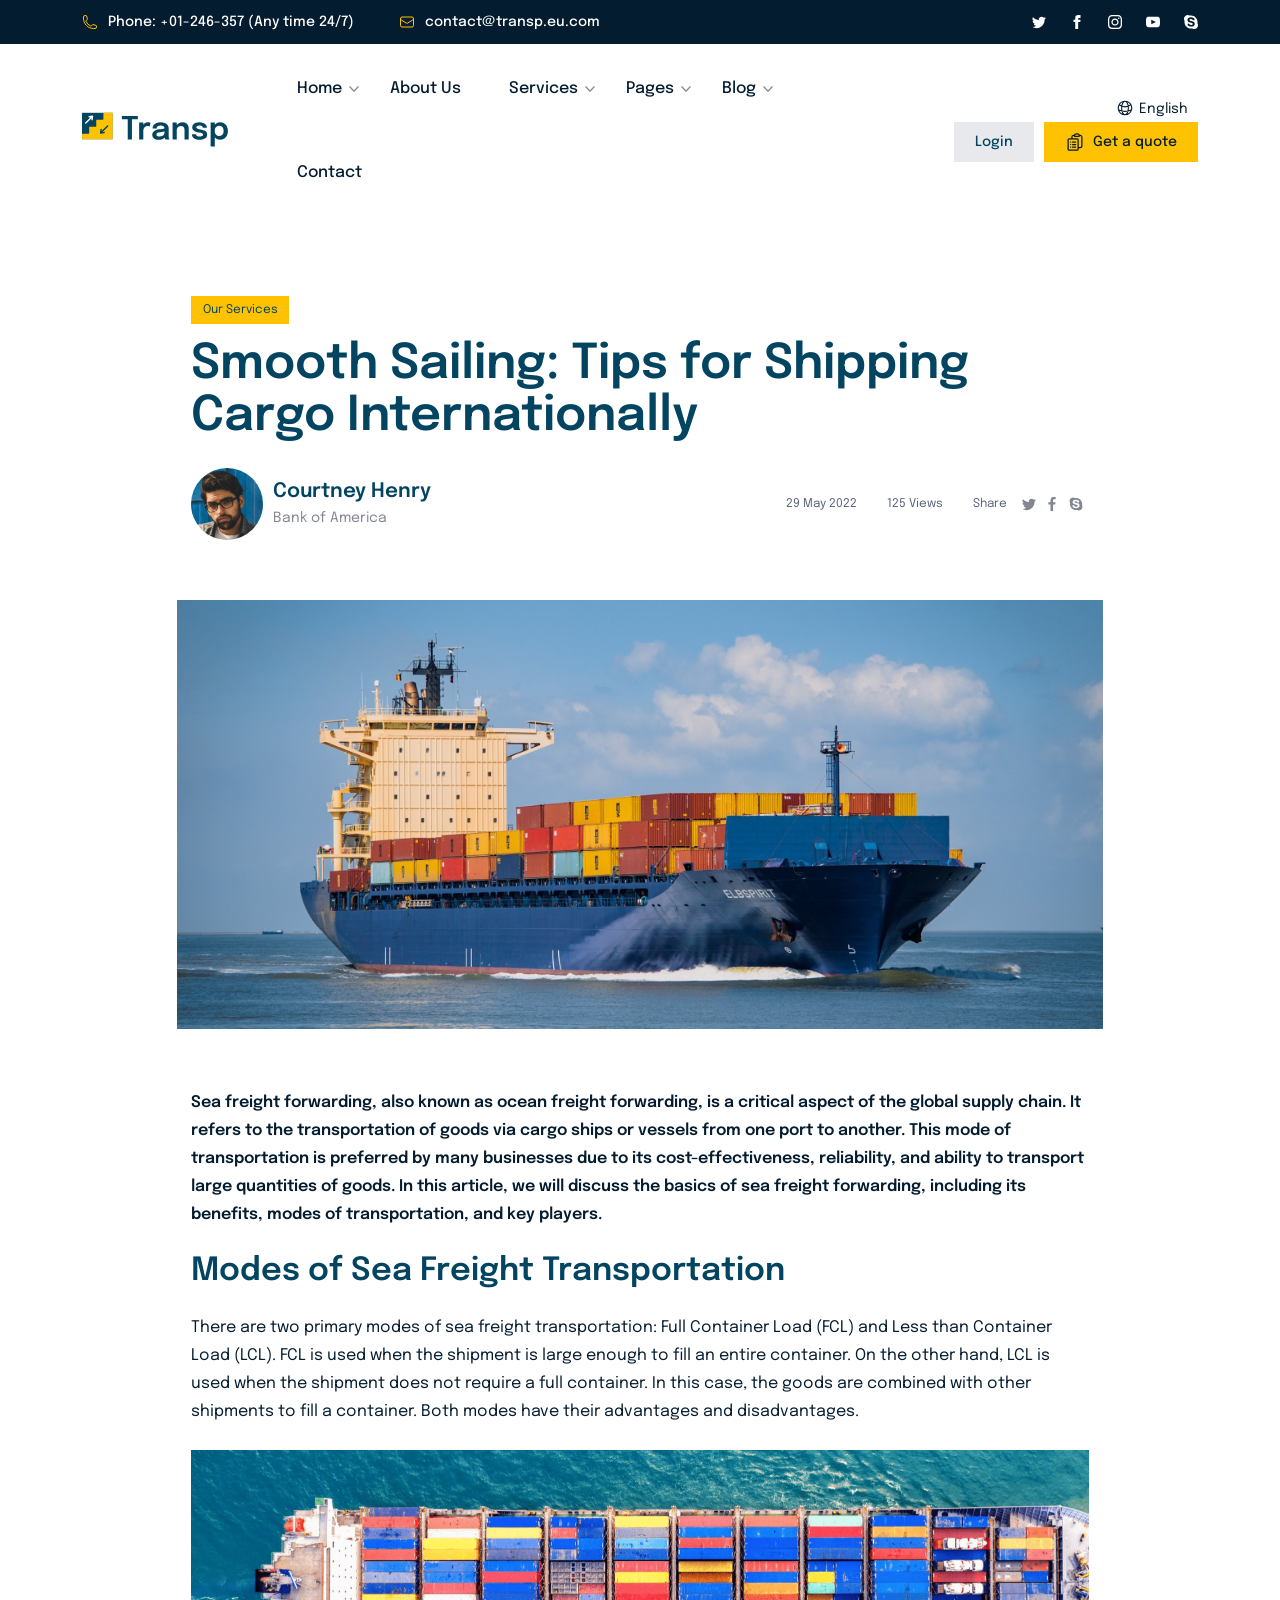
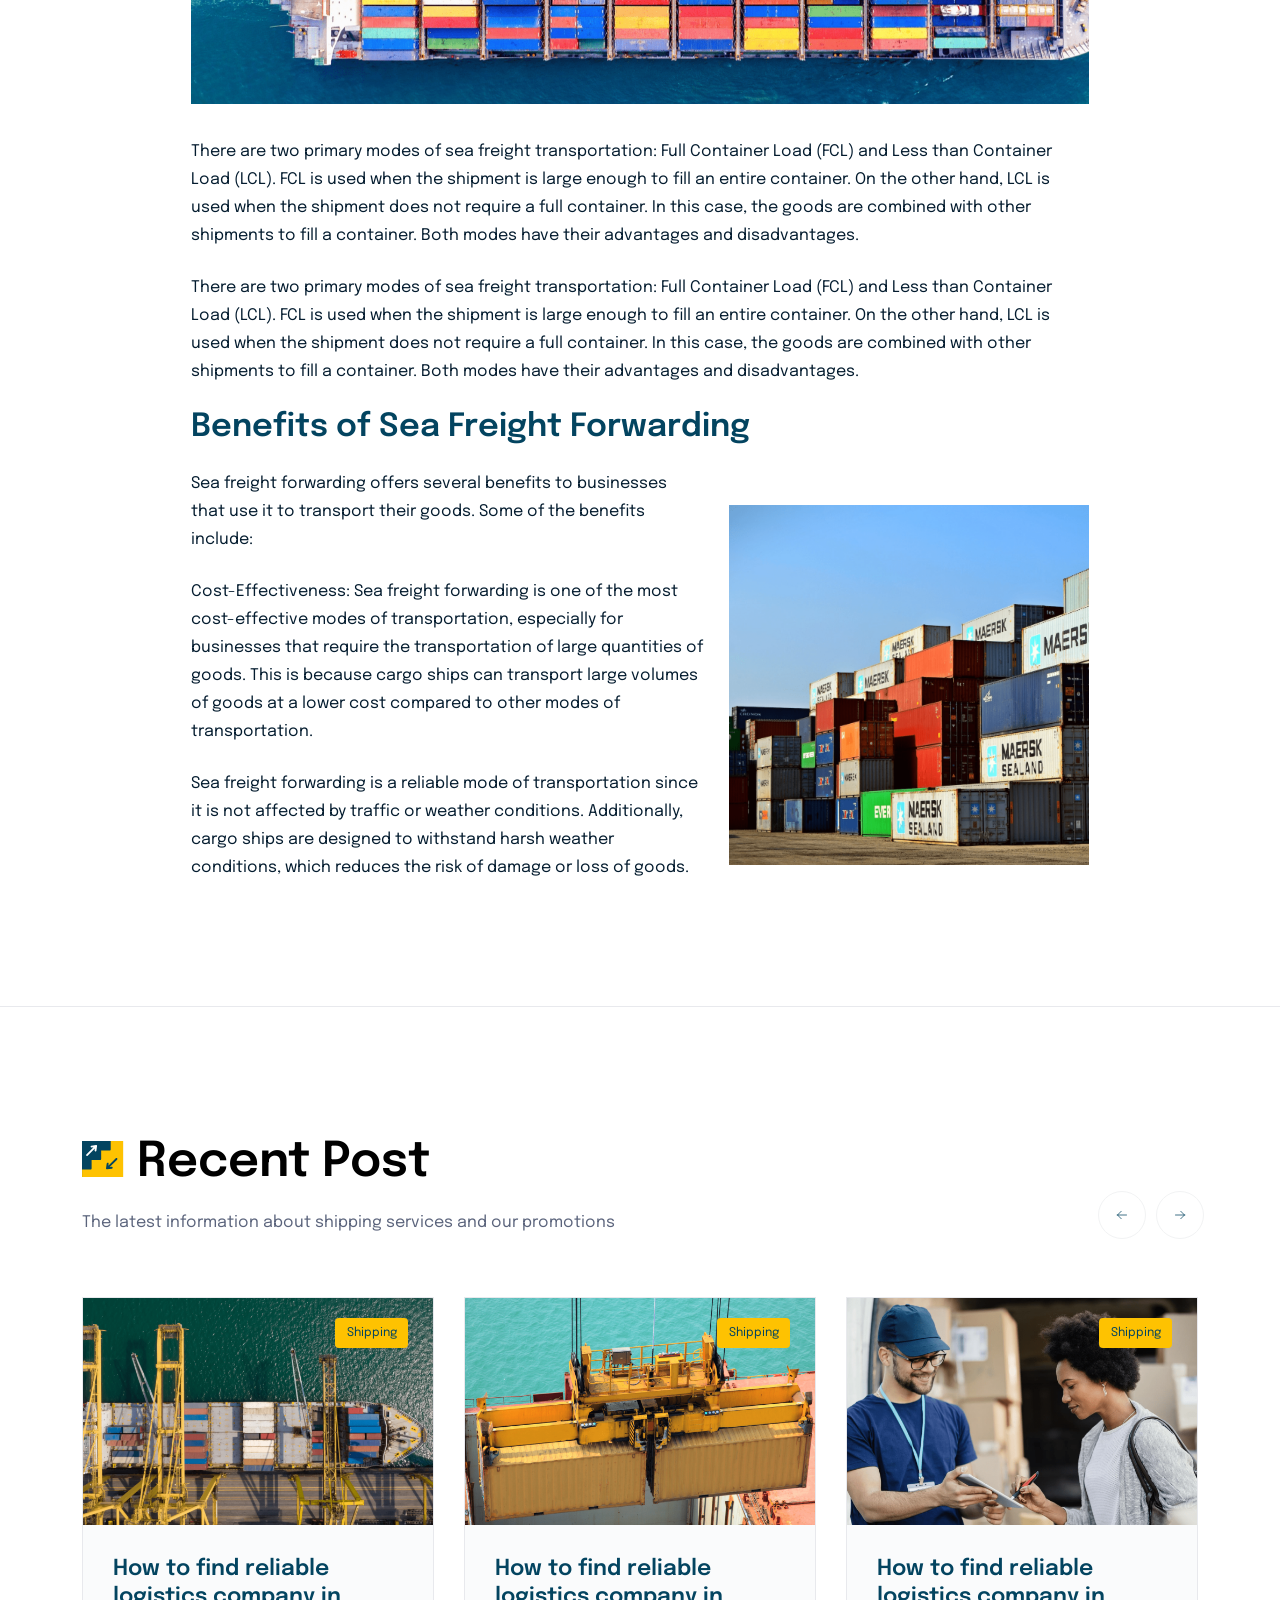
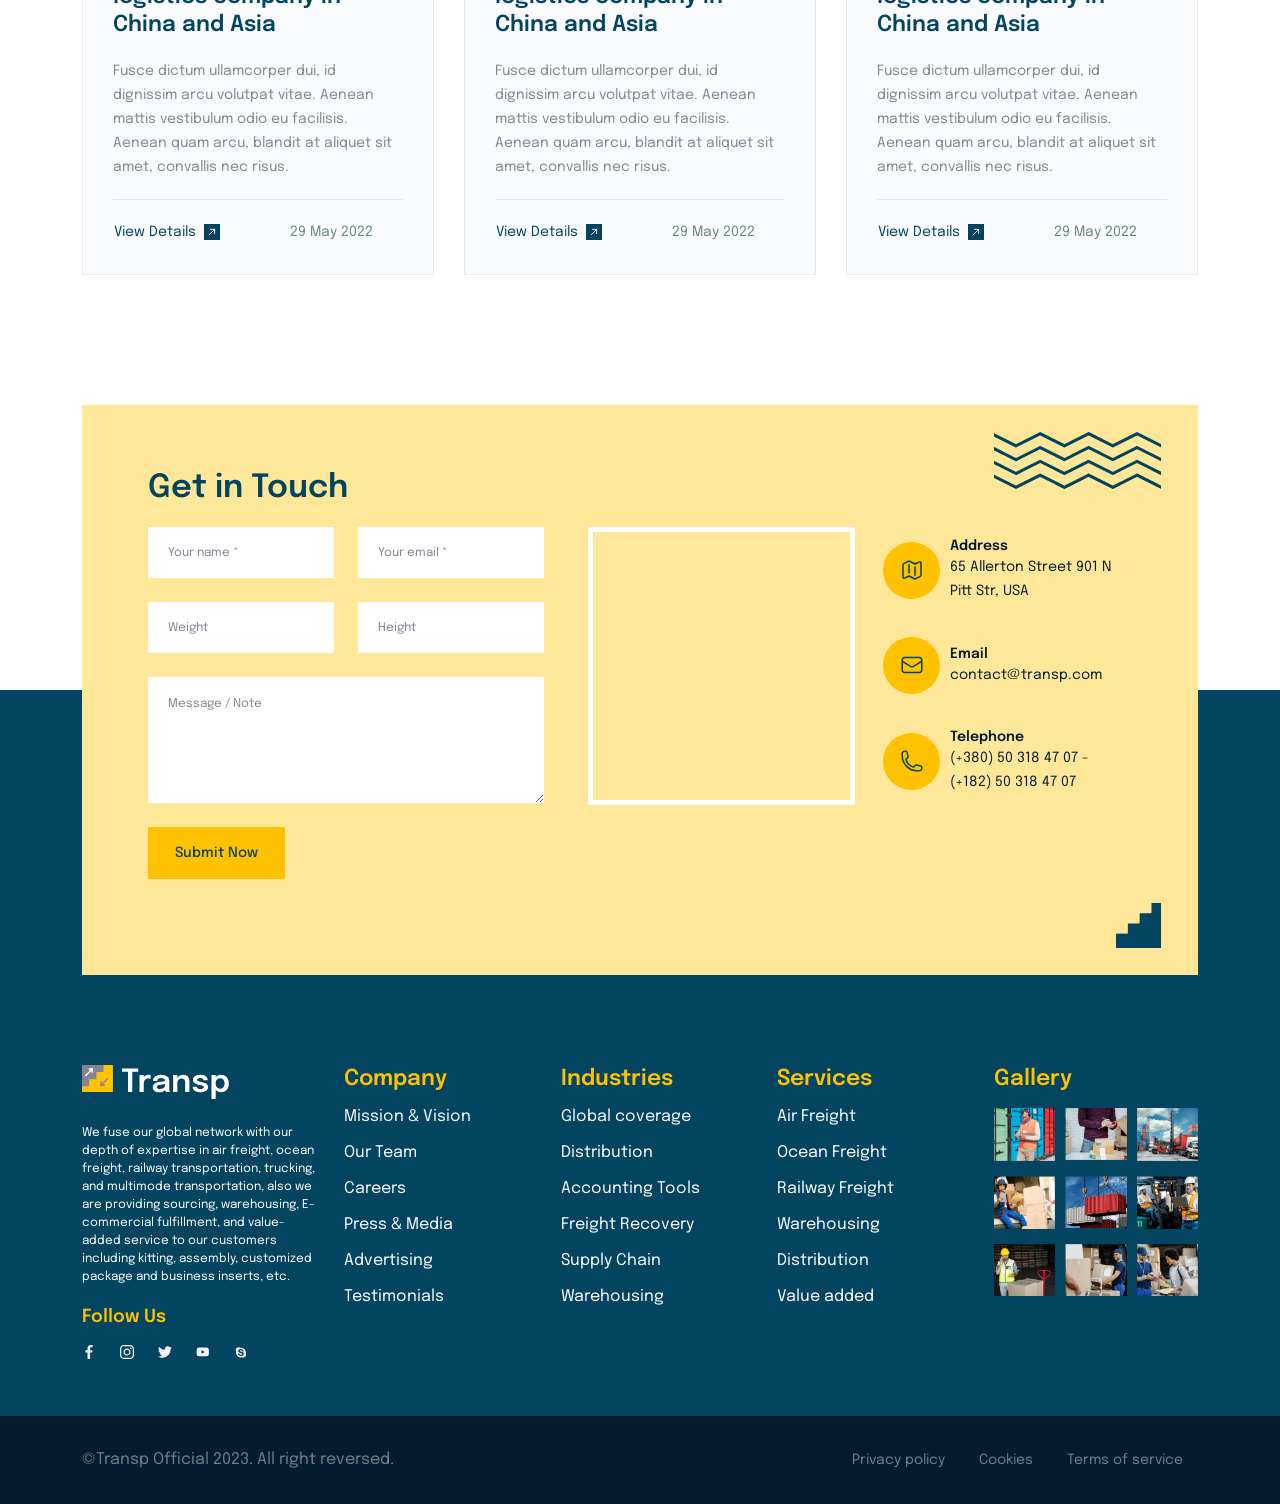
<file: blog-single.html>
<!DOCTYPE html>
<html lang="en">
  <head>
    <meta charset="UTF-8">
    <meta name="viewport" content="width=device-width, initial-scale=1, maximum-scale=1">
    <meta http-equiv="X-UA-Compatible" content="ie=edge">
    <meta name="msapplication-TileColor" content="#0E0E0E">
    <meta name="template-color" content="#0E0E0E">
    <meta name="description" content="Index page">
    <meta name="keywords" content="index, page">
    <meta name="author" content="">
    <link rel="shortcut icon" type="image/x-icon" href="assets/imgs/template/favicon.svg">
    <link href="assets/css/style.css?v=3.0.0" rel="stylesheet">
    <title>Blog Single - Transport Courier Logistics HTML Template</title>
  </head>
  <body>
    <div id="preloader-active">
      <div class="preloader d-flex align-items-center justify-content-center">
        <div class="preloader-inner position-relative">
          <div class="flip-square"></div>
        </div>
      </div>
    </div>
    <div class="box-bar bg-grey-900">
      <div class="container position-relative">
        <div class="row align-items-center"> 
          <div class="col-lg-7 col-md-8 col-sm-5 col-4"> <a class="phone-icon mr-45" href="tel:+01-246-357">
              <svg fill="none" stroke="currentColor" stroke-width="1.5" viewbox="0 0 24 24" xmlns="http://www.w3.org/2000/svg" aria-hidden="true">
                <path stroke-linecap="round" stroke-linejoin="round" d="M2.25 6.75c0 8.284 6.716 15 15 15h2.25a2.25 2.25 0 002.25-2.25v-1.372c0-.516-.351-.966-.852-1.091l-4.423-1.106c-.44-.11-.902.055-1.173.417l-.97 1.293c-.282.376-.769.542-1.21.38a12.035 12.035 0 01-7.143-7.143c-.162-.441.004-.928.38-1.21l1.293-.97c.363-.271.527-.734.417-1.173L6.963 3.102a1.125 1.125 0 00-1.091-.852H4.5A2.25 2.25 0 002.25 4.5v2.25z"></path>
              </svg>Phone: +01-246-357 (Any time 24/7)</a><a class="email-icon" href="mailto:contact@transp.eu.com">
              <svg fill="none" stroke="currentColor" stroke-width="1.5" viewbox="0 0 24 24" xmlns="http://www.w3.org/2000/svg" aria-hidden="true">
                <path stroke-linecap="round" stroke-linejoin="round" d="M21.75 6.75v10.5a2.25 2.25 0 01-2.25 2.25h-15a2.25 2.25 0 01-2.25-2.25V6.75m19.5 0A2.25 2.25 0 0019.5 4.5h-15a2.25 2.25 0 00-2.25 2.25m19.5 0v.243a2.25 2.25 0 01-1.07 1.916l-7.5 4.615a2.25 2.25 0 01-2.36 0L3.32 8.91a2.25 2.25 0 01-1.07-1.916V6.75"></path>
              </svg>contact@transp.eu.com</a></div>
          <div class="col-lg-5 col-md-4 col-sm-7 col-8 text-end"><a class="icon-socials icon-twitter2" href="#">
              <svg class="bi bi-twitter" xmlns="http://www.w3.org/2000/svg" width="14" height="14" fill="" viewbox="0 0 16 16">
                <path d="M5.026 15c6.038 0 9.341-5.003 9.341-9.334 0-.14 0-.282-.006-.422A6.685 6.685 0 0 0 16 3.542a6.658 6.658 0 0 1-1.889.518 3.301 3.301 0 0 0 1.447-1.817 6.533 6.533 0 0 1-2.087.793A3.286 3.286 0 0 0 7.875 6.03a9.325 9.325 0 0 1-6.767-3.429 3.289 3.289 0 0 0 1.018 4.382A3.323 3.323 0 0 1 .64 6.575v.045a3.288 3.288 0 0 0 2.632 3.218 3.203 3.203 0 0 1-.865.115 3.23 3.23 0 0 1-.614-.057 3.283 3.283 0 0 0 3.067 2.277A6.588 6.588 0 0 1 .78 13.58a6.32 6.32 0 0 1-.78-.045A9.344 9.344 0 0 0 5.026 15z"></path>
              </svg></a><a class="icon-socials icon-facebook2" href="#">
              <svg xmlns="http://www.w3.org/2000/svg" width="14" height="14" viewbox="0 0 24 24">
                <path d="M9 8h-3v4h3v12h5v-12h3.642l.358-4h-4v-1.667c0-.955.192-1.333 1.115-1.333h2.885v-5h-3.808c-3.596 0-5.192 1.583-5.192 4.615v3.385z"></path>
              </svg></a><a class="icon-socials icon-instagram2" href="#">
              <svg class="bi bi-instagram" xmlns="http://www.w3.org/2000/svg" width="14" height="14" viewbox="0 0 24 24">
                <path d="M12 2.163c3.204 0 3.584.012 4.85.07 3.252.148 4.771 1.691 4.919 4.919.058 1.265.069 1.645.069 4.849 0 3.205-.012 3.584-.069 4.849-.149 3.225-1.664 4.771-4.919 4.919-1.266.058-1.644.07-4.85.07-3.204 0-3.584-.012-4.849-.07-3.26-.149-4.771-1.699-4.919-4.92-.058-1.265-.07-1.644-.07-4.849 0-3.204.013-3.583.07-4.849.149-3.227 1.664-4.771 4.919-4.919 1.266-.057 1.645-.069 4.849-.069zm0-2.163c-3.259 0-3.667.014-4.947.072-4.358.2-6.78 2.618-6.98 6.98-.059 1.281-.073 1.689-.073 4.948 0 3.259.014 3.668.072 4.948.2 4.358 2.618 6.78 6.98 6.98 1.281.058 1.689.072 4.948.072 3.259 0 3.668-.014 4.948-.072 4.354-.2 6.782-2.618 6.979-6.98.059-1.28.073-1.689.073-4.948 0-3.259-.014-3.667-.072-4.947-.196-4.354-2.617-6.78-6.979-6.98-1.281-.059-1.69-.073-4.949-.073zm0 5.838c-3.403 0-6.162 2.759-6.162 6.162s2.759 6.163 6.162 6.163 6.162-2.759 6.162-6.163c0-3.403-2.759-6.162-6.162-6.162zm0 10.162c-2.209 0-4-1.79-4-4 0-2.209 1.791-4 4-4s4 1.791 4 4c0 2.21-1.791 4-4 4zm6.406-11.845c-.796 0-1.441.645-1.441 1.44s.645 1.44 1.441 1.44c.795 0 1.439-.645 1.439-1.44s-.644-1.44-1.439-1.44z"></path>
              </svg></a><a class="icon-socials icon-youtube2" href="#">
              <svg class="bi bi-youtube" xmlns="http://www.w3.org/2000/svg" width="14" height="14" viewbox="0 0 24 24">
                <path d="M19.615 3.184c-3.604-.246-11.631-.245-15.23 0-3.897.266-4.356 2.62-4.385 8.816.029 6.185.484 8.549 4.385 8.816 3.6.245 11.626.246 15.23 0 3.897-.266 4.356-2.62 4.385-8.816-.029-6.185-.484-8.549-4.385-8.816zm-10.615 12.816v-8l8 3.993-8 4.007z"></path>
              </svg></a><a class="icon-socials icon-skype2" href="#">
              <svg xmlns="http://www.w3.org/2000/svg" width="14" height="14" viewbox="0 0 24 24">
                <path d="M22.987 13.966c1.357-7.765-5.416-14.412-13.052-12.979-5.821-3.561-12.503 3.226-8.935 9.029-1.387 7.747 5.384 14.48 13.083 13.01 5.832 3.536 12.493-3.26 8.904-9.06zm-10.603 5.891c-3.181 0-6.378-1.448-6.362-3.941.005-.752.564-1.442 1.309-1.442 1.873 0 1.855 2.795 4.837 2.795 2.093 0 2.807-1.146 2.807-1.944 0-2.886-9.043-1.117-9.043-6.543 0-2.938 2.402-4.962 6.179-4.741 3.602.213 5.713 1.803 5.917 3.289.101.971-.542 1.727-1.659 1.727-1.628 0-1.795-2.181-4.6-2.181-1.266 0-2.334.528-2.334 1.674 0 2.395 8.99 1.005 8.99 6.276-.001 3.039-2.423 5.031-6.041 5.031z"></path>
              </svg></a></div>
        </div>
      </div>
    </div>
    <header class="header sticky-bar">
      <div class="container">
        <div class="main-header">
          <div class="header-left">
            <div class="header-logo"><a class="d-flex" href="index.html"><img alt="Ecom" src="assets/imgs/template/logo.svg"></a></div>
            <div class="header-nav">
              <nav class="nav-main-menu d-none d-xl-block">
                <ul class="main-menu">
                  <li class="has-children"><a class="active" href="index.html">Home</a>
                    <ul class="sub-menu">
                      <li><a href="index-2.html">Homepage - 2</a></li>
                      <li><a href="index-3.html">Homepage - 3</a></li>
                      <li><a href="index-4.html">Homepage - 4</a></li>
                    </ul>
                  </li>
                  <li><a href="about.html">About Us</a></li>
                  <li class="has-children"><a href="#">Services</a>
                    <div class="sub-menu five-col">
                      <div class="menu-col">
                        <h6 class="color-brand-2 mb-15">Sea Forwarding</h6>
                        <div class="menu-image"><img src="assets/imgs/page/homepage1/menu1.png" alt="transp"></div>
                        <ul class="megamenu">
                          <li><a href="services.html">Container Shipping</a></li>
                          <li><a href="services.html">Bulk Shipping</a></li>
                          <li><a href="services.html">Roll-on/Roll-off Shipping</a></li>
                          <li><a href="services.html">Break Bulk Shipping</a></li>
                          <li><a href="services.html">Project Cargo Shipping</a></li>
                        </ul>
                      </div>
                      <div class="menu-col">
                        <h6 class="color-brand-2 mb-15">Air Freight Forwarding</h6>
                        <div class="menu-image"><img src="assets/imgs/page/homepage1/menu2.png" alt="transp"></div>
                        <ul class="megamenu">
                          <li><a href="services.html">General Cargo</a></li>
                          <li><a href="services.html">Express Shipping</a></li>
                          <li><a href="services.html">Dangerous Goods</a></li>
                          <li><a href="services.html">Oversized Cargo</a></li>
                          <li><a href="services.html">Perishable Goods</a></li>
                        </ul>
                      </div>
                      <div class="menu-col">
                        <h6 class="color-brand-2 mb-15">Land Transportation</h6>
                        <div class="menu-image"><img src="assets/imgs/page/homepage1/menu3.png" alt="transp"></div>
                        <ul class="megamenu">
                          <li><a href="services.html">Road Freight</a></li>
                          <li><a href="services.html">Rail Freight</a></li>
                          <li><a href="services.html">Intermodal Transportation</a></li>
                          <li><a href="services.html">Less-than-Truckload (LTL) Shipping</a></li>
                          <li><a href="services.html">Specialized Transportation</a></li>
                        </ul>
                      </div>
                      <div class="menu-col">
                        <h6 class="color-brand-2 mb-15">Railway Logistics</h6>
                        <div class="menu-image"><img src="assets/imgs/page/homepage1/menu4.png" alt="transp"></div>
                        <ul class="megamenu">
                          <li><a href="services.html">Rail Freight Transportation</a></li>
                          <li><a href="services.html">Rail Terminal Services</a></li>
                          <li><a href="services.html">Rail Freight Forwarding</a></li>
                          <li><a href="services.html">Intermodal Transportation</a></li>
                          <li><a href="services.html">Rail Logistics Consulting</a></li>
                        </ul>
                      </div>
                      <div class="menu-col">
                        <h6 class="color-brand-2 mb-15">Warehouse</h6>
                        <div class="menu-image"><img src="assets/imgs/page/homepage1/menu5.png" alt="transp"></div>
                        <ul class="megamenu">
                          <li><a href="services.html">Warehousing</a></li>
                          <li><a href="services.html">Distribution Center Operations</a></li>
                          <li><a href="services.html">E-Commerce Fulfillment</a></li>
                          <li><a href="services.html">Reverse Logistics</a></li>
                          <li><a href="services.html">Inventory Management</a></li>
                        </ul>
                      </div>
                    </div>
                  </li>
                  <li class="has-children"><a href="#">Pages</a>
                    <ul class="sub-menu">
                      <li><a href="service-detail.html">Service Detail</a></li>
                      <li><a href="trackyourparcel.html">Track Your Parcel</a></li>
                      <li><a href="workprocess.html">Work Process</a></li>
                      <li><a href="request-a-quote.html">Request a quote</a></li>
                      <li><a href="our-team.html">Our team</a></li>
                      <li><a href="faqs.html">FAQ's</a></li>
                      <li><a href="trackyourparcel.html">Track Your Parcel</a></li>
                      <li><a href="register.html">Register</a></li>
                      <li><a href="login.html">Login</a></li>
                      <li><a href="comingsoon.html">Coming soon</a></li>
                      <li><a href="newsletter.html">Newsletter</a></li>
                      <li><a href="404.html">Error 404</a></li>
                    </ul>
                  </li>
                  <li class="has-children"><a href="blog.html">Blog</a>
                    <ul class="sub-menu">
                      <li><a href="blog-single.html">Blog Details</a></li>
                    </ul>
                  </li>
                  <li><a href="contact.html">Contact</a></li>
                </ul>
              </nav>
              <div class="burger-icon burger-icon-white"><span class="burger-icon-top"></span><span class="burger-icon-mid"></span><span class="burger-icon-bottom"></span></div>
            </div>
            <div class="header-right">
              <div class="d-inline-block box-dropdown-cart"><span class="font-lg icon-list icon-account"><span class="font-sm color-grey-900 arrow-down"> 
                    <svg fill="none" stroke="currentColor" stroke-width="1.5" viewbox="0 0 24 24" xmlns="http://www.w3.org/2000/svg" aria-hidden="true">
                      <path stroke-linecap="round" stroke-linejoin="round" d="M12 21a9.004 9.004 0 008.716-6.747M12 21a9.004 9.004 0 01-8.716-6.747M12 21c2.485 0 4.5-4.03 4.5-9S14.485 3 12 3m0 18c-2.485 0-4.5-4.03-4.5-9S9.515 3 12 3m0 0a8.997 8.997 0 017.843 4.582M12 3a8.997 8.997 0 00-7.843 4.582m15.686 0A11.953 11.953 0 0112 10.5c-2.998 0-5.74-1.1-7.843-2.918m15.686 0A8.959 8.959 0 0121 12c0 .778-.099 1.533-.284 2.253m0 0A17.919 17.919 0 0112 16.5c-3.162 0-6.133-.815-8.716-2.247m0 0A9.015 9.015 0 013 12c0-1.605.42-3.113 1.157-4.418"></path>
                    </svg>English</span></span>
                <div class="dropdown-account">
                  <ul>
                    <li><a class="font-md" href="#"><img src="assets/imgs/template/icons/en.png" alt="transp">
                        English</a></li>
                    <li><a class="font-md" href="#"><img src="assets/imgs/template/icons/fr.png" alt="transp">
                        French</a></li>
                    <li><a class="font-md" href="#"><img src="assets/imgs/template/icons/cn.png" alt="transp">
                        Chiness</a></li>
                  </ul>
                </div>
              </div>
              <div class="d-none d-sm-inline-block"><a class="btn btn-default mr-10 hover-up" href="login.html">Login</a><a class="btn btn-brand-1 d-none d-xl-inline-block hover-up" href="request-a-quote.html">
                  <svg fill="none" stroke="currentColor" stroke-width="1.5" viewbox="0 0 24 24" xmlns="http://www.w3.org/2000/svg" aria-hidden="true">
                    <path stroke-linecap="round" stroke-linejoin="round" d="M9 12h3.75M9 15h3.75M9 18h3.75m3 .75H18a2.25 2.25 0 002.25-2.25V6.108c0-1.135-.845-2.098-1.976-2.192a48.424 48.424 0 00-1.123-.08m-5.801 0c-.065.21-.1.433-.1.664 0 .414.336.75.75.75h4.5a.75.75 0 00.75-.75 2.25 2.25 0 00-.1-.664m-5.8 0A2.251 2.251 0 0113.5 2.25H15c1.012 0 1.867.668 2.15 1.586m-5.8 0c-.376.023-.75.05-1.124.08C9.095 4.01 8.25 4.973 8.25 6.108V8.25m0 0H4.875c-.621 0-1.125.504-1.125 1.125v11.25c0 .621.504 1.125 1.125 1.125h9.75c.621 0 1.125-.504 1.125-1.125V9.375c0-.621-.504-1.125-1.125-1.125H8.25zM6.75 12h.008v.008H6.75V12zm0 3h.008v.008H6.75V15zm0 3h.008v.008H6.75V18z"> </path>
                  </svg>Get a quote</a></div>
            </div>
          </div>
        </div>
      </div>
    </header>
    <div class="mobile-header-active mobile-header-wrapper-style perfect-scrollbar">
      <div class="mobile-header-wrapper-inner">
        <div class="mobile-header-content-area">
          <div class="mobile-logo"><a class="btn btn-brand-1 hover-up" href="request-a-quote.html">
              <svg fill="none" stroke="currentColor" stroke-width="1.5" viewbox="0 0 24 24" xmlns="http://www.w3.org/2000/svg" aria-hidden="true">
                <path stroke-linecap="round" stroke-linejoin="round" d="M9 12h3.75M9 15h3.75M9 18h3.75m3 .75H18a2.25 2.25 0 002.25-2.25V6.108c0-1.135-.845-2.098-1.976-2.192a48.424 48.424 0 00-1.123-.08m-5.801 0c-.065.21-.1.433-.1.664 0 .414.336.75.75.75h4.5a.75.75 0 00.75-.75 2.25 2.25 0 00-.1-.664m-5.8 0A2.251 2.251 0 0113.5 2.25H15c1.012 0 1.867.668 2.15 1.586m-5.8 0c-.376.023-.75.05-1.124.08C9.095 4.01 8.25 4.973 8.25 6.108V8.25m0 0H4.875c-.621 0-1.125.504-1.125 1.125v11.25c0 .621.504 1.125 1.125 1.125h9.75c.621 0 1.125-.504 1.125-1.125V9.375c0-.621-.504-1.125-1.125-1.125H8.25zM6.75 12h.008v.008H6.75V12zm0 3h.008v.008H6.75V15zm0 3h.008v.008H6.75V18z"> </path>
              </svg>Get a quote</a></div>
          <div class="burger-icon"><span class="burger-icon-top"></span><span class="burger-icon-mid"></span><span class="burger-icon-bottom"></span></div>
          <div class="perfect-scroll">
            <div class="mobile-menu-wrap mobile-header-border">
              <nav class="mt-15">
                <ul class="mobile-menu font-heading">
                  <li class="has-children"><a class="active" href="index.html">Home</a>
                    <ul class="sub-menu">
                      <li><a href="index.html">Homepage - 1</a></li>
                      <li><a href="index-2.html">Homepage - 2</a></li>
                      <li><a href="index-3.html">Homepage - 3</a></li>
                      <li><a href="index-4.html">Homepage - 4</a></li>
                    </ul>
                  </li>
                  <li><a href="about.html">About</a></li>
                  <li class="has-children"><a href="services.html">Services</a>
                    <ul class="sub-menu">
                      <li><a href="service-detail.html">Service Details</a></li>
                    </ul>
                  </li>
                  <li class="has-children"><a href="#">Pages</a>
                    <ul class="sub-menu">
                      <li><a href="trackyourparcel.html">Track Your Parcel</a></li>
                      <li><a href="workprocess.html">Work Process</a></li>
                      <li><a href="request-a-quote.html">Request a quote</a></li>
                      <li><a href="our-team.html">Our team</a></li>
                      <li><a href="faqs.html">FAQ's</a></li>
                      <li><a href="trackyourparcel.html">Track Your Parcel</a></li>
                      <li><a href="register.html">Register</a></li>
                      <li><a href="login.html">Login</a></li>
                      <li><a href="comingsoon.html">Coming soon</a></li>
                      <li><a href="404.html">Error 404</a></li>
                    </ul>
                  </li>
                  <li class="has-children"><a href="blog.html">Blog Pages</a>
                    <ul class="sub-menu">
                      <li><a href="blog-single.html">Blog Details</a></li>
                    </ul>
                  </li>
                  <li><a href="contact.html">Contact</a></li>
                </ul>
              </nav>
            </div>
            <div class="site-copyright color-grey-400 mt-0">
              <div class="box-download-app">
                <p class="font-xs color-grey-900 mb-25">Download our Apps and get extra 15% Discount on your first Order…!</p>
                <div class="mb-25">
                  <div class="d-flex"><a class="mr-10" href="#"><img src="assets/imgs/template/appstore-btn.png" alt="transp"></a><a href="#"><img src="assets/imgs/template/google-play-btn.png" alt="transp"></a></div>
                </div>
              </div>
              <div class="mb-0"><span class="font-xs color-grey-500">©Transp Official 2023. All right reversed.</span></div>
            </div>
          </div>
        </div>
      </div>
    </div>
    <main class="main">
      <section class="section">
        <div class="container"> 
          <div class="content-detail"> 
            <div class="box-pageheader-1 box-pageheader-services text-start pb-30"> <span class="btn btn-tag">Our Services</span>
              <h2 class="color-brand-2 mt-15 mb-25">Smooth Sailing: Tips for Shipping Cargo Internationally</h2>
              <div class="row align-items-center"> 
                <div class="col-lg-6 mb-30">  
                  <div class="box-author"><a href="#"><img src="assets/imgs/page/homepage1/author.png" alt="transp"></a>
                    <div class="author-info"><a href="#"><span class="font-xl-bold color-brand-2 author-name">Courtney Henry</span></a><span class="font-sm color-grey-500 department">Bank of America</span></div>
                  </div>
                </div>
                <div class="col-lg-6 mb-30"> 
                  <div class="d-flex justify-content-start justify-content-lg-end">    <span class="font-xs color-grey-700 mr-30">29 May 2022</span><span class="font-xs color-grey-700 mr-30">125 Views</span><span class="font-xs color-grey-700 mr-15">Share</span>
                    <div class="box-socials"> <a class="mr-5" href="#">
                        <svg class="bi bi-twitter" xmlns="http://www.w3.org/2000/svg" width="14" height="14" fill="#818692" viewbox="0 0 16 16">
                          <path d="M5.026 15c6.038 0 9.341-5.003 9.341-9.334 0-.14 0-.282-.006-.422A6.685 6.685 0 0 0 16 3.542a6.658 6.658 0 0 1-1.889.518 3.301 3.301 0 0 0 1.447-1.817 6.533 6.533 0 0 1-2.087.793A3.286 3.286 0 0 0 7.875 6.03a9.325 9.325 0 0 1-6.767-3.429 3.289 3.289 0 0 0 1.018 4.382A3.323 3.323 0 0 1 .64 6.575v.045a3.288 3.288 0 0 0 2.632 3.218 3.203 3.203 0 0 1-.865.115 3.23 3.23 0 0 1-.614-.057 3.283 3.283 0 0 0 3.067 2.277A6.588 6.588 0 0 1 .78 13.58a6.32 6.32 0 0 1-.78-.045A9.344 9.344 0 0 0 5.026 15z"></path>
                        </svg></a><a class="mr-5" href="#">
                        <svg width="14" height="14" viewbox="0 0 14 14" fill="none" xmlns="http://www.w3.org/2000/svg">
                          <path d="M8.08433 14V7.61441H10.2268L10.5483 5.12509H8.08433V3.53603C8.08433 2.81554 8.28358 2.32453 9.31793 2.32453L10.635 2.32399V0.097461C10.4072 0.0678617 9.62539 0 8.71539 0C6.81517 0 5.51425 1.15988 5.51425 3.28949V5.12509H3.36523V7.61441H5.51425V14H8.08433Z" fill=""></path>
                        </svg></a><a class="mr-5" href="#">
                        <svg width="16" height="16" viewbox="0 0 16 16" fill="none" xmlns="http://www.w3.org/2000/svg">
                          <path d="M14.0161 9.34418C14.9441 5.18418 11.2961 1.40818 7.0081 2.12818C4.6881 0.688181 1.6001 2.32018 1.6001 5.08818C1.6001 5.72818 1.7761 6.33618 2.0801 6.84818C1.2321 11.0242 4.8961 14.7522 9.1841 13.9682C12.2081 15.5682 15.5361 12.3842 14.0161 9.34418ZM9.9521 11.8562C8.8321 12.3202 6.9761 12.3202 5.8561 11.7282C4.2561 10.8802 3.9841 8.96018 5.3601 8.96018C6.4001 8.96018 6.0641 10.1762 7.1201 10.6562C7.6001 10.8802 8.6401 10.8962 9.2321 10.4962C9.8241 10.0962 9.7761 9.47218 9.4561 9.18418C8.6081 8.40018 6.1601 8.70418 5.0401 7.32818C4.5601 6.73618 4.4641 5.68018 5.0561 4.91218C6.0961 3.56818 9.1521 3.48818 10.4641 4.49618C11.6801 5.44018 11.3441 6.67218 10.3681 6.67218C9.2001 6.67218 9.8081 5.13618 7.9041 5.13618C6.5281 5.13618 5.9841 6.11218 6.9601 6.59218C8.2721 7.26418 11.6161 7.04018 11.6161 9.60018C11.6161 10.6562 10.9601 11.4402 9.9521 11.8562Z" fill=""></path>
                        </svg></a></div>
                  </div>
                </div>
              </div>
            </div>
          </div>
        </div>
      </section>
      <div class="section">
        <div class="container"> 
          <div class="row"> 
            <div class="col-xl-1"></div>
            <div class="col-xl-10"><img class="w-100" src="assets/imgs/page/blog-single/img.png" alt="transp"></div>
          </div>
        </div>
      </div>
      <section class="section mt-50">
        <div class="container"> 
          <div class="content-detail"> <strong class="font-md-bold color-grey-900 mb-25 d-block">Sea freight forwarding, also known as ocean freight forwarding, is a critical aspect of the global supply chain. It refers to the transportation of goods via cargo ships or vessels from one port to another. This mode of transportation is preferred by many businesses due to its cost-effectiveness, reliability, and ability to transport large quantities of goods. In this article, we will discuss the basics of sea freight forwarding, including its benefits, modes of transportation, and key players.</strong>
            <h3 class="color-brand-2">Modes of Sea Freight Transportation</h3>
            <p class="font-md color-grey-900">There are two primary modes of sea freight transportation: Full Container Load (FCL) and Less than Container Load (LCL). FCL is used when the shipment is large enough to fill an entire container. On the other hand, LCL is used when the shipment does not require a full container. In this case, the goods are combined with other shipments to fill a container. Both modes have their advantages and disadvantages.</p>
            <p> <img src="assets/imgs/page/service-detail/img3.png" alt="transp"></p>
            <p>There are two primary modes of sea freight transportation: Full Container Load (FCL) and Less than Container Load (LCL). FCL is used when the shipment is large enough to fill an entire container. On the other hand, LCL is used when the shipment does not require a full container. In this case, the goods are combined with other shipments to fill a container. Both modes have their advantages and disadvantages.</p>
            <p>There are two primary modes of sea freight transportation: Full Container Load (FCL) and Less than Container Load (LCL). FCL is used when the shipment is large enough to fill an entire container. On the other hand, LCL is used when the shipment does not require a full container. In this case, the goods are combined with other shipments to fill a container. Both modes have their advantages and disadvantages.</p>
            <h3>Benefits of Sea Freight Forwarding</h3>
            <div class="row align-items-center"> 
              <div class="col-lg-7">
                <p>Sea freight forwarding offers several benefits to businesses that use it to transport their goods. Some of the benefits include: </p>
                <p>Cost-Effectiveness: Sea freight forwarding is one of the most cost-effective modes of transportation, especially for businesses that require the transportation of large quantities of goods. This is because cargo ships can transport large volumes of goods at a lower cost compared to other modes of transportation.</p>
                <p>Sea freight forwarding is a reliable mode of transportation since it is not affected by traffic or weather conditions. Additionally, cargo ships are designed to withstand harsh weather conditions, which reduces the risk of damage or loss of goods.</p>
              </div>
              <div class="col-lg-5"><img src="assets/imgs/page/service-detail/img4.png" alt="transp"></div>
            </div>
          </div>
        </div>
      </section>
      <div class="mt-100"></div>
      <div class="line-border"></div>
      <section class="section mt-110">
        <div class="container">
          <div class="row align-items-center">
            <div class="col-lg-8 col-md-8">
              <h2 class="title-favicon mb-20">Recent Post</h2>
              <p class="font-md color-grey-700">The latest information about shipping services and our promotions</p>
            </div>
            <div class="col-lg-4 col-md-4 text-end">
              <div class="box-button-sliders"> 
                <div class="swiper-button-prev swiper-button-prev-style-1 swiper-button-prev-customers">
                  <svg fill="none" stroke="currentColor" stroke-width="1.5" viewbox="0 0 24 24" xmlns="http://www.w3.org/2000/svg" aria-hidden="true">
                    <path stroke-linecap="round" stroke-linejoin="round" d="M10.5 19.5L3 12m0 0l7.5-7.5M3 12h18"></path>
                  </svg>
                </div>
                <div class="swiper-button-next swiper-button-next-style-1 swiper-button-next-customers">
                  <svg fill="none" stroke="currentColor" stroke-width="1.5" viewbox="0 0 24 24" xmlns="http://www.w3.org/2000/svg" aria-hidden="true">
                    <path stroke-linecap="round" stroke-linejoin="round" d="M13.5 4.5L21 12m0 0l-7.5 7.5M21 12H3"></path>
                  </svg>
                </div>
              </div>
            </div>
          </div>
          <div class="row mt-60">
            <div class="box-swiper"> 
              <div class="swiper-container swiper-group-3-customers pb-50">
                <div class="swiper-wrapper">
                  <div class="swiper-slide">
                    <div class="card-blog-grid hover-up">
                      <div class="card-image"><a href="blog-sing.html"><img src="assets/imgs/page/homepage1/news1.png" alt="transp"></a><a class="btn btn-border-brand-1 mr-15" href="blog.html">Shipping</a></div>
                      <div class="card-info"><a href="blog-sing.html">
                          <h5 class="color-brand-2">How to find reliable logistics company in China and Asia</h5></a>
                        <p class="font-sm color-grey-500 mt-20">Fusce dictum ullamcorper dui, id dignissim arcu volutpat vitae. Aenean mattis vestibulum odio eu facilisis. Aenean quam arcu, blandit at aliquet sit amet, convallis nec risus.</p>
                        <div class="line-border"></div>
                        <div class="mt-5 d-flex align-items-center justify-content-between pt-0"><a class="btn btn-link font-sm color-brand-2" href="#">View Details<span>
                              <svg class="w-6 h-6 icon-16" fill="none" stroke="currentColor" viewbox="0 0 24 24" xmlns="http://www.w3.org/2000/svg">
                                <path stroke-linecap="round" stroke-linejoin="round" stroke-width="2" d="M14 5l7 7m0 0l-7 7m7-7H3"></path>
                              </svg></span></a><span class="date-post font-sm color-grey-700">29 May 2022</span></div>
                      </div>
                    </div>
                  </div>
                  <div class="swiper-slide">
                    <div class="card-blog-grid hover-up">
                      <div class="card-image"><a href="blog-sing.html"><img src="assets/imgs/page/homepage1/news2.png" alt="transp"></a><a class="btn btn-border-brand-1 mr-15" href="blog.html">Shipping</a></div>
                      <div class="card-info"><a href="blog-sing.html">
                          <h5 class="color-brand-2">How to find reliable logistics company in China and Asia</h5></a>
                        <p class="font-sm color-grey-500 mt-20">Fusce dictum ullamcorper dui, id dignissim arcu volutpat vitae. Aenean mattis vestibulum odio eu facilisis. Aenean quam arcu, blandit at aliquet sit amet, convallis nec risus.</p>
                        <div class="line-border"></div>
                        <div class="mt-5 d-flex align-items-center justify-content-between pt-0"><a class="btn btn-link font-sm color-brand-2" href="#">View Details<span>
                              <svg class="w-6 h-6 icon-16" fill="none" stroke="currentColor" viewbox="0 0 24 24" xmlns="http://www.w3.org/2000/svg">
                                <path stroke-linecap="round" stroke-linejoin="round" stroke-width="2" d="M14 5l7 7m0 0l-7 7m7-7H3"></path>
                              </svg></span></a><span class="date-post font-sm color-grey-700">29 May 2022</span></div>
                      </div>
                    </div>
                  </div>
                  <div class="swiper-slide">
                    <div class="card-blog-grid hover-up">
                      <div class="card-image"><a href="blog-sing.html"><img src="assets/imgs/page/homepage1/news3.png" alt="transp"></a><a class="btn btn-border-brand-1 mr-15" href="blog.html">Shipping</a></div>
                      <div class="card-info"><a href="blog-sing.html">
                          <h5 class="color-brand-2">How to find reliable logistics company in China and Asia</h5></a>
                        <p class="font-sm color-grey-500 mt-20">Fusce dictum ullamcorper dui, id dignissim arcu volutpat vitae. Aenean mattis vestibulum odio eu facilisis. Aenean quam arcu, blandit at aliquet sit amet, convallis nec risus.</p>
                        <div class="line-border"></div>
                        <div class="mt-5 d-flex align-items-center justify-content-between pt-0"><a class="btn btn-link font-sm color-brand-2" href="#">View Details<span>
                              <svg class="w-6 h-6 icon-16" fill="none" stroke="currentColor" viewbox="0 0 24 24" xmlns="http://www.w3.org/2000/svg">
                                <path stroke-linecap="round" stroke-linejoin="round" stroke-width="2" d="M14 5l7 7m0 0l-7 7m7-7H3"></path>
                              </svg></span></a><span class="date-post font-sm color-grey-700">29 May 2022</span></div>
                      </div>
                    </div>
                  </div>
                </div>
              </div>
            </div>
          </div>
        </div>
      </section>
      <div class="mt-50"></div>
      <div class="section bg-map d-block">
        <div class="container">
          <div class="box-newsletter">
            <h3 class="color-brand-2 mb-20">Get in Touch</h3>
            <div class="row">
              <div class="col-lg-5 mb-30">
                <div class="form-newsletter">
                  <form action="#">
                    <div class="row">
                      <div class="col-md-6">
                        <div class="form-group">
                          <input class="form-control" type="text" placeholder="Your name *">
                        </div>
                      </div>
                      <div class="col-md-6">
                        <div class="form-group">
                          <input class="form-control" type="text" placeholder="Your email *">
                        </div>
                      </div>
                      <div class="col-md-6">
                        <div class="form-group">
                          <input class="form-control" type="text" placeholder="Weight">
                        </div>
                      </div>
                      <div class="col-md-6">
                        <div class="form-group">
                          <input class="form-control" type="text" placeholder="Height">
                        </div>
                      </div>
                      <div class="col-md-12">
                        <div class="form-group">
                          <textarea class="form-control" placeholder="Message / Note" rows="5"></textarea>
                        </div>
                      </div>
                      <div class="col-md-12">
                        <input class="btn btn-brand-1-big" type="submit" value="Submit Now">
                      </div>
                    </div>
                  </form>
                </div>
              </div>
              <div class="col-lg-7 mb-30">
                <div class="d-flex box-newsletter-right">
                  <div class="box-map-2">
                    <iframe src="https://www.google.com/maps/embed?pb=!1m18!1m12!1m3!1d3179.960389549842!2d-83.76408938441998!3d37.15364135542302!2m3!1f0!2f0!3f0!3m2!1i1024!2i768!4f13.1!3m3!1m2!1s0x884352a00e70879f%3A0x1ad06ed33b7003c!2sIangar!5e0!3m2!1svi!2s!4v1678013229780!5m2!1svi!2s" height="242" style="border:0;" allowfullscreen="" loading="lazy" referrerpolicy="no-referrer-when-downgrade"></iframe>
                  </div>
                  <ul class="list-info-footer">
                    <li>
                      <div class="cardImage"><span class="icon-brand-1"><img src="assets/imgs/page/homepage2/address.svg" alt="transp"></span></div>
                      <div class="cardInfo">
                        <h6 class="font-sm-bold color-grey-900">Address</h6>
                        <p class="font-sm color-grey-900">65 Allerton Street 901 N Pitt Str, USA</p>
                      </div>
                    </li>
                    <li>
                      <div class="cardImage"><span class="icon-brand-1"><img src="assets/imgs/page/homepage2/email.svg" alt="transp"></span></div>
                      <div class="cardInfo">
                        <h6 class="font-sm-bold color-grey-900">Email</h6>
                        <p class="font-sm color-grey-900">contact@transp.com</p>
                      </div>
                    </li>
                    <li>
                      <div class="cardImage"><span class="icon-brand-1"><img src="assets/imgs/page/homepage2/phone.svg" alt="transp"></span></div>
                      <div class="cardInfo">
                        <h6 class="font-sm-bold color-grey-900">Telephone</h6>
                        <p class="font-sm color-grey-900">(+380) 50 318 47 07 - (+182) 50 318 47 07</p>
                      </div>
                    </li>
                  </ul>
                </div>
              </div>
            </div>
          </div>
        </div>
      </div>
    </main>
    <footer class="footer">
      <div class="footer-1">
        <div class="container">
          <div class="row">
            <div class="col-lg-3 width-23 mb-30">
              <div class="mb-20"><img src="assets/imgs/template/logo-footer.svg" alt="transp"></div>
              <p class="font-xs mb-20 color-white">We fuse our global network with our depth of expertise in air freight, ocean freight, railway transportation, trucking, and multimode transportation, also we are providing sourcing, warehousing, E-commercial fulfillment, and value-added service to our customers including kitting, assembly, customized package and business inserts, etc.</p>
              <h6 class="color-brand-1">Follow Us</h6>
              <div class="mt-15"><a class="icon-socials icon-facebook" href="#"></a><a class="icon-socials icon-instagram" href="#"></a><a class="icon-socials icon-twitter" href="#"></a><a class="icon-socials icon-youtube" href="#"></a><a class="icon-socials icon-skype" href="#"></a></div>
            </div>
            <div class="col-lg-3 width-16 mb-30">
              <h5 class="mb-10 color-brand-1">Company</h5>
              <ul class="menu-footer">
                <li><a href="about.html">Mission &amp; Vision</a></li>
                <li><a href="team.html">Our Team</a></li>
                <li><a href="career.html">Careers</a></li>
                <li><a href="#">Press &amp; Media</a></li>
                <li><a href="#">Advertising</a></li>
                <li><a href="#">Testimonials</a></li>
              </ul>
            </div>
            <div class="col-lg-3 width-16 mb-30">
              <h5 class="mb-10 color-brand-1">Industries</h5>
              <ul class="menu-footer">
                <li><a href="#">Global coverage</a></li>
                <li><a href="#">Distribution</a></li>
                <li><a href="#">Accounting Tools</a></li>
                <li><a href="#">Freight Recovery</a></li>
                <li><a href="#">Supply Chain</a></li>
                <li><a href="#">Warehousing</a></li>
              </ul>
            </div>
            <div class="col-lg-3 width-16 mb-30">
              <h5 class="mb-10 color-brand-1">Services</h5>
              <ul class="menu-footer">
                <li><a href="#">Air Freight</a></li>
                <li><a href="#">Ocean Freight</a></li>
                <li><a href="#">Railway Freight</a></li>
                <li><a href="#">Warehousing</a></li>
                <li><a href="#">Distribution</a></li>
                <li><a href="#">Value added</a></li>
              </ul>
            </div>
            <div class="col-lg-3 width-20 mb-30">
              <h5 class="mb-10 color-brand-1">Gallery</h5>
              <div class="galleries-footer"> 
                <ul class="list-imgs"> 
                  <li> <img src="assets/imgs/page/homepage1/gal1.png" alt="transp"></li>
                  <li> <img src="assets/imgs/page/homepage1/gal2.png" alt="transp"></li>
                  <li> <img src="assets/imgs/page/homepage1/gal3.png" alt="transp"></li>
                  <li> <img src="assets/imgs/page/homepage1/gal4.png" alt="transp"></li>
                  <li> <img src="assets/imgs/page/homepage1/gal5.png" alt="transp"></li>
                  <li> <img src="assets/imgs/page/homepage1/gal6.png" alt="transp"></li>
                  <li> <img src="assets/imgs/page/homepage1/gal7.png" alt="transp"></li>
                  <li> <img src="assets/imgs/page/homepage1/gal8.png" alt="transp"></li>
                  <li> <img src="assets/imgs/page/homepage1/gal9.png" alt="transp"></li>
                </ul>
              </div>
            </div>
          </div>
        </div>
      </div>
      <div class="footer-2">
        <div class="container">
          <div class="footer-bottom">
            <div class="row align-items-center">
              <div class="col-lg-6 col-md-12 text-center text-lg-start"><span class="color-grey-300 font-md">©Transp Official 2023. All right reversed.</span></div>
              <div class="col-lg-6 col-md-12 text-center text-lg-end">
                <ul class="menu-bottom">
                  <li><a class="font-sm color-grey-300" href="term-conditions.html">Privacy policy</a></li>
                  <li><a class="font-sm color-grey-300" href="term-conditions.html">Cookies</a></li>
                  <li><a class="font-sm color-grey-300" href="term-conditions.html">Terms of service</a></li>
                </ul>
              </div>
            </div>
          </div>
        </div>
      </div>
    </footer>
    <script src="assets/js/vendors/modernizr-3.6.0.min.js"></script>
    <script src="assets/js/vendors/jquery-3.6.0.min.js"></script>
    <script src="assets/js/vendors/jquery-migrate-3.3.0.min.js"></script>
    <script src="assets/js/vendors/bootstrap.bundle.min.js"></script>
    <script src="assets/js/vendors/waypoints.js"></script>
    <script src="assets/js/vendors/wow.js"></script>
    <script src="assets/js/vendors/magnific-popup.js"></script>
    <script src="assets/js/vendors/perfect-scrollbar.min.js"></script>
    <script src="assets/js/vendors/select2.min.js"></script>
    <script src="assets/js/vendors/isotope.js"></script>
    <script src="assets/js/vendors/scrollup.js"></script>
    <script src="assets/js/vendors/swiper-bundle.min.js"></script>
    <script src="assets/js/vendors/noUISlider.js"></script>
    <script src="assets/js/vendors/slider.js"></script>
    <!-- Count down-->
    <script src="assets/js/vendors/counterup.js"></script>
    <script src="assets/js/vendors/jquery.countdown.min.js"></script>
    <!-- Count down--><script src="assets/js/vendors/jquery.elevatezoom.js"></script>
<script src="assets/js/vendors/slick.js"></script>
    <script src="assets/js/main.js?v=3.0.0"></script>
  </body>
</html>
</file>
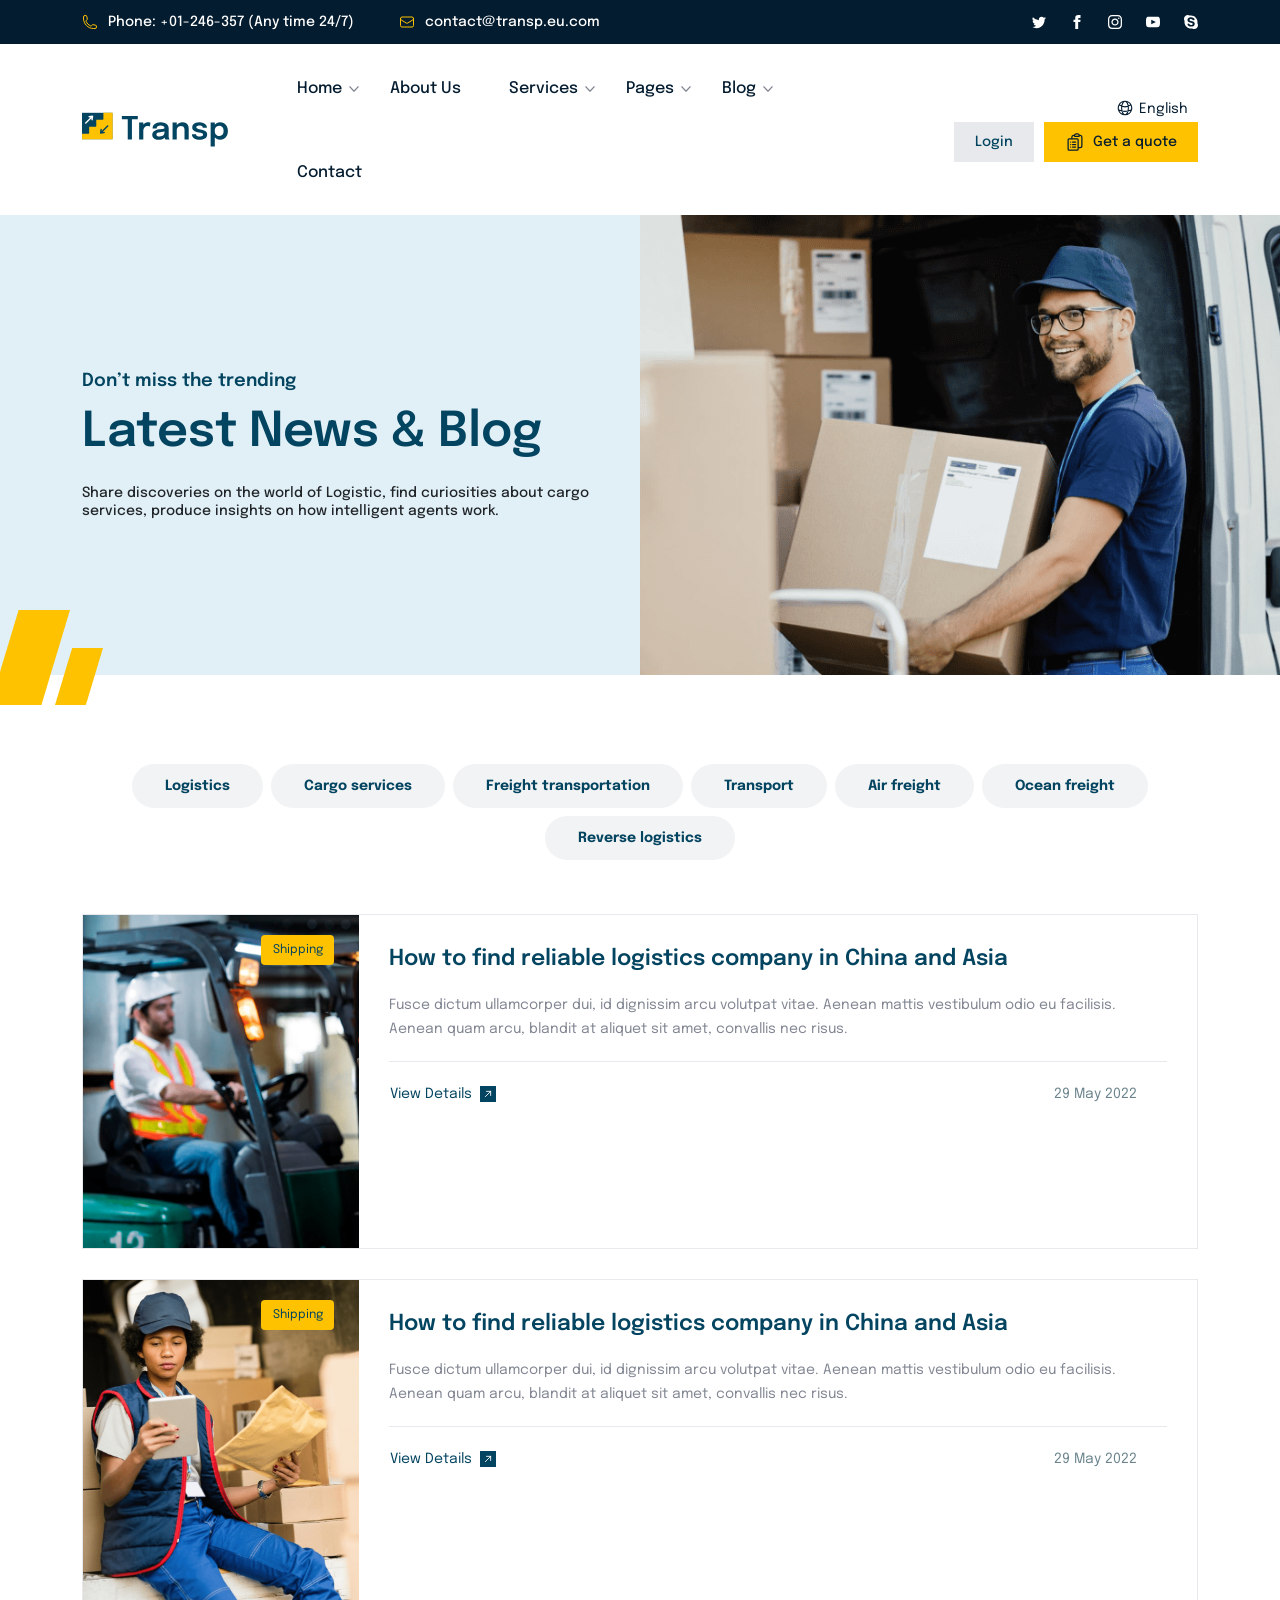
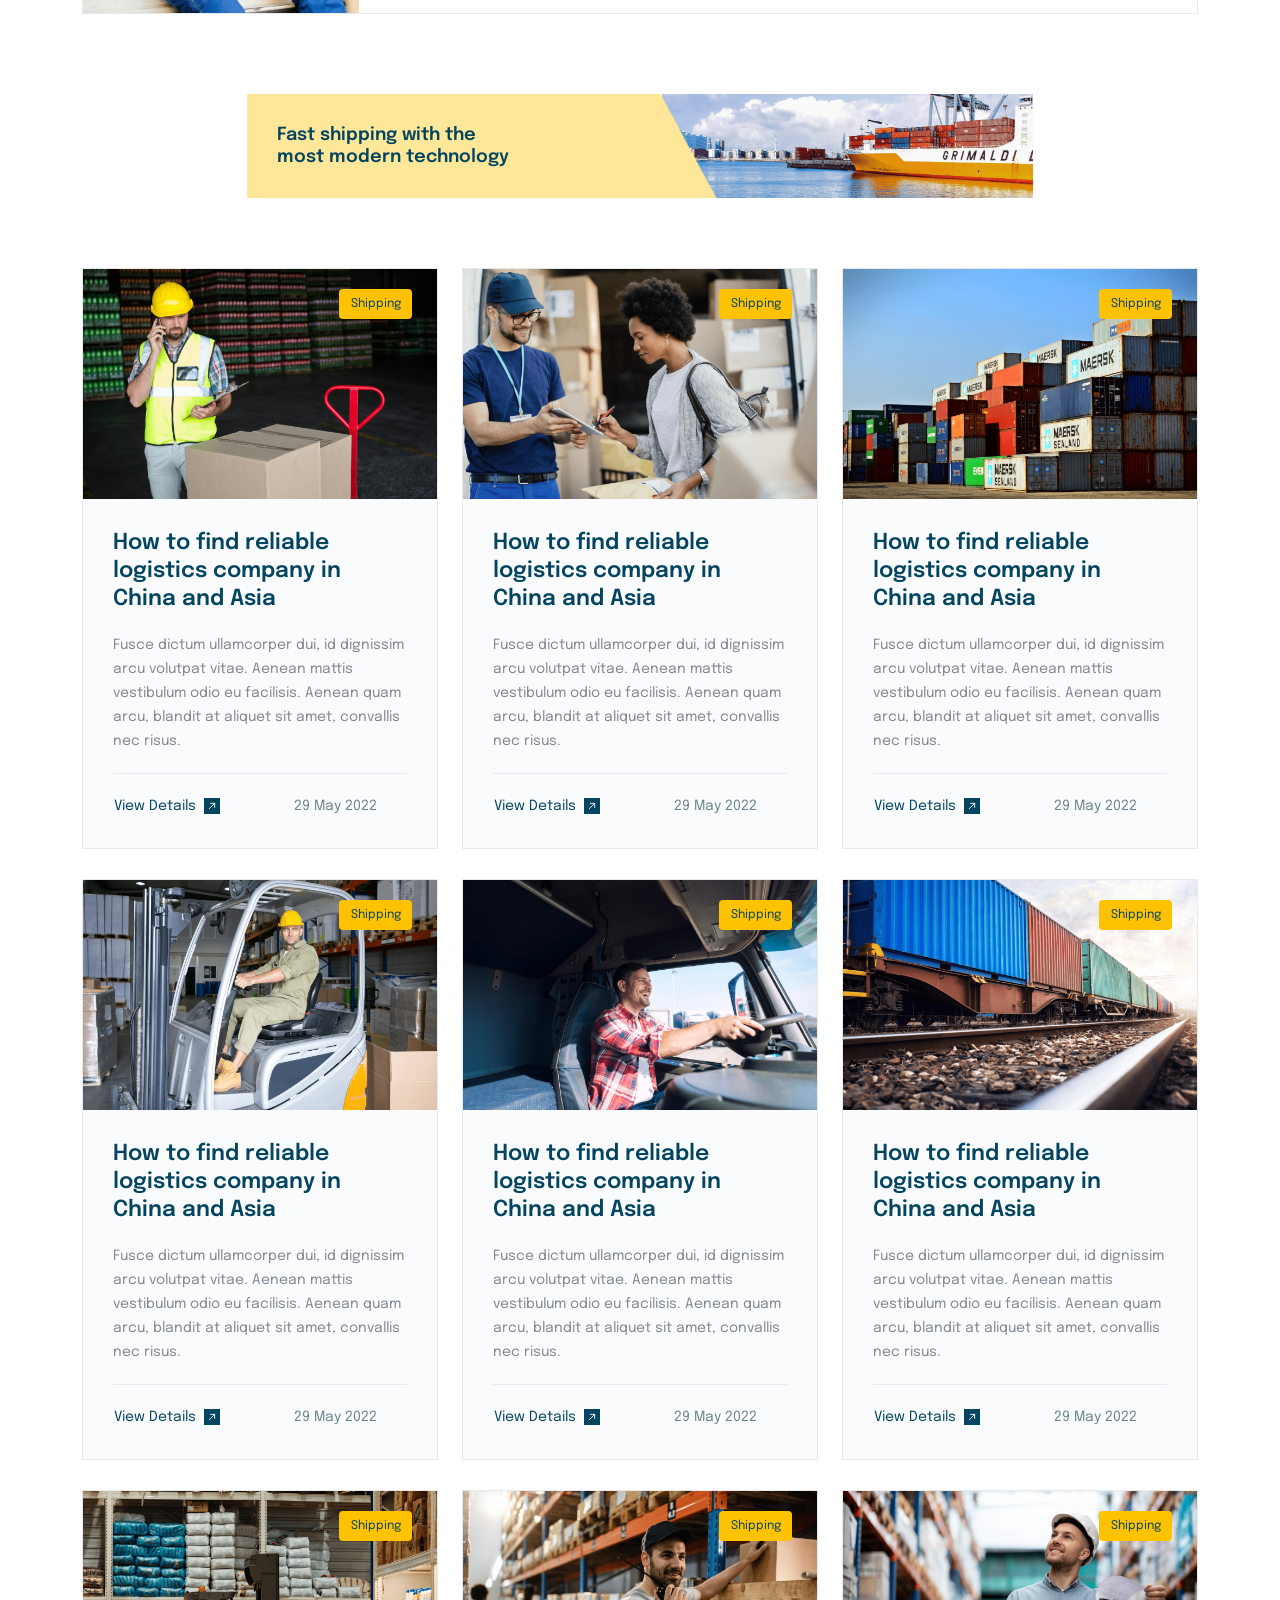
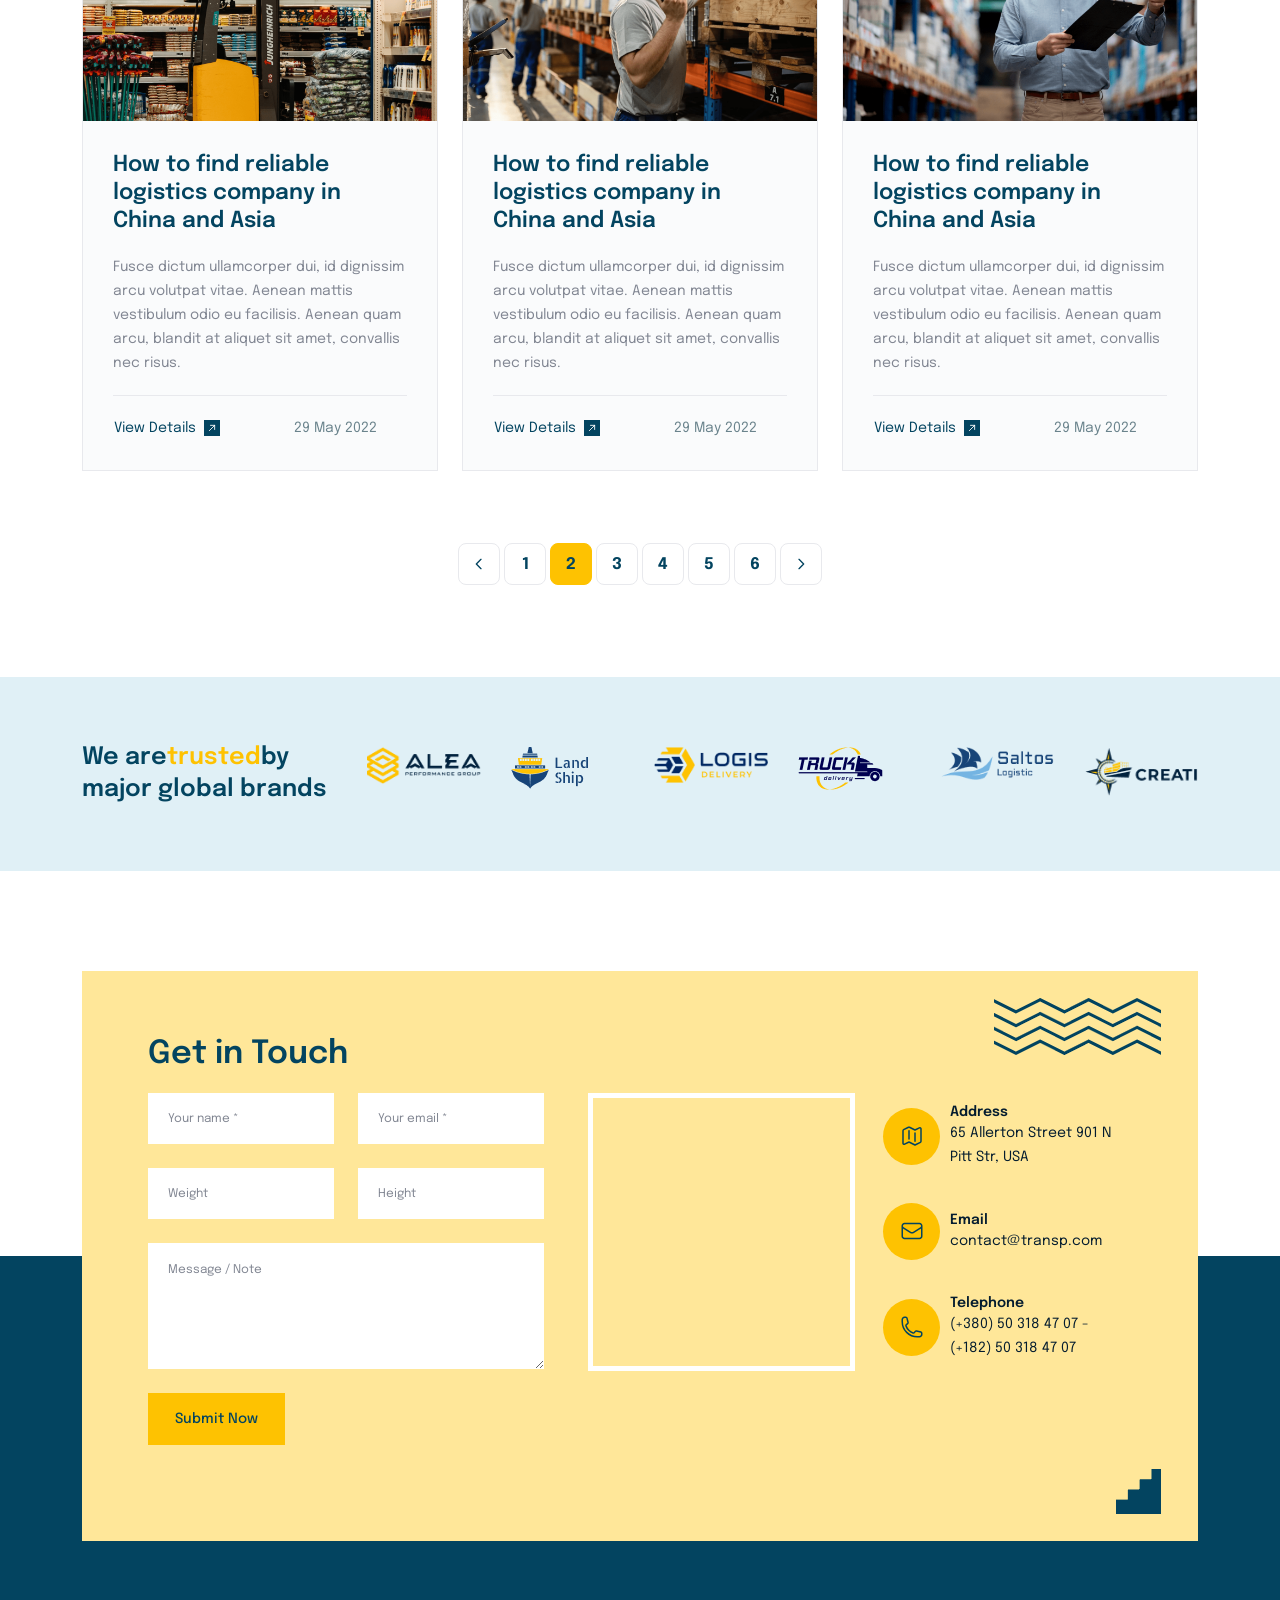
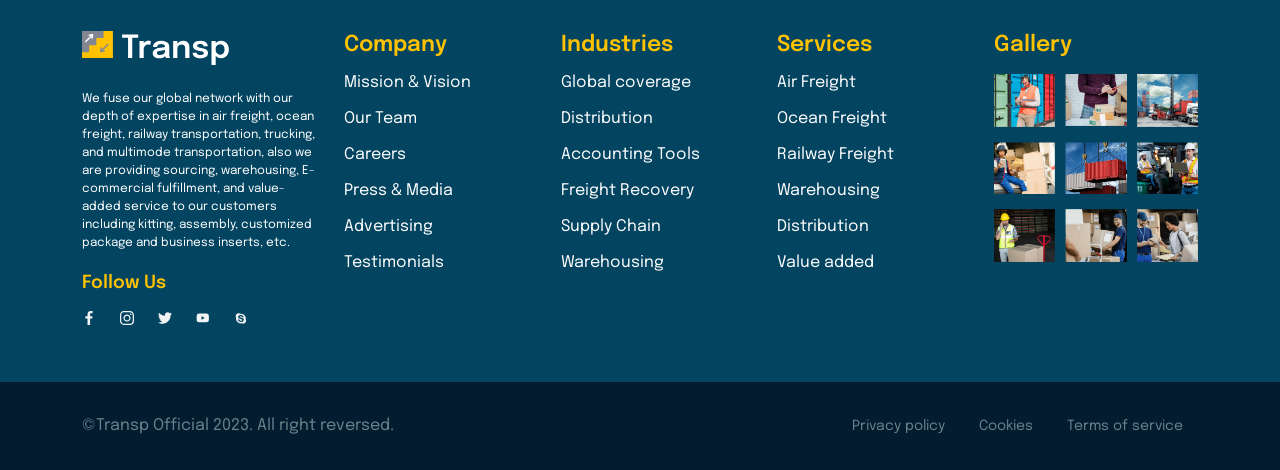
<file: blog.html>
<!DOCTYPE html>
<html lang="en">
  <head>
    <meta charset="UTF-8">
    <meta name="viewport" content="width=device-width, initial-scale=1, maximum-scale=1">
    <meta http-equiv="X-UA-Compatible" content="ie=edge">
    <meta name="msapplication-TileColor" content="#0E0E0E">
    <meta name="template-color" content="#0E0E0E">
    <meta name="description" content="Index page">
    <meta name="keywords" content="index, page">
    <meta name="author" content="">
    <link rel="shortcut icon" type="image/x-icon" href="assets/imgs/template/favicon.svg">
    <link href="assets/css/style.css?v=3.0.0" rel="stylesheet">
    <title>Blog - Transport Courier Logistics HTML Template</title>
  </head>
  <body>
    <div id="preloader-active">
      <div class="preloader d-flex align-items-center justify-content-center">
        <div class="preloader-inner position-relative">
          <div class="flip-square"></div>
        </div>
      </div>
    </div>
    <div class="box-bar bg-grey-900">
      <div class="container position-relative">
        <div class="row align-items-center"> 
          <div class="col-lg-7 col-md-8 col-sm-5 col-4"> <a class="phone-icon mr-45" href="tel:+01-246-357">
              <svg fill="none" stroke="currentColor" stroke-width="1.5" viewbox="0 0 24 24" xmlns="http://www.w3.org/2000/svg" aria-hidden="true">
                <path stroke-linecap="round" stroke-linejoin="round" d="M2.25 6.75c0 8.284 6.716 15 15 15h2.25a2.25 2.25 0 002.25-2.25v-1.372c0-.516-.351-.966-.852-1.091l-4.423-1.106c-.44-.11-.902.055-1.173.417l-.97 1.293c-.282.376-.769.542-1.21.38a12.035 12.035 0 01-7.143-7.143c-.162-.441.004-.928.38-1.21l1.293-.97c.363-.271.527-.734.417-1.173L6.963 3.102a1.125 1.125 0 00-1.091-.852H4.5A2.25 2.25 0 002.25 4.5v2.25z"></path>
              </svg>Phone: +01-246-357 (Any time 24/7)</a><a class="email-icon" href="mailto:contact@transp.eu.com">
              <svg fill="none" stroke="currentColor" stroke-width="1.5" viewbox="0 0 24 24" xmlns="http://www.w3.org/2000/svg" aria-hidden="true">
                <path stroke-linecap="round" stroke-linejoin="round" d="M21.75 6.75v10.5a2.25 2.25 0 01-2.25 2.25h-15a2.25 2.25 0 01-2.25-2.25V6.75m19.5 0A2.25 2.25 0 0019.5 4.5h-15a2.25 2.25 0 00-2.25 2.25m19.5 0v.243a2.25 2.25 0 01-1.07 1.916l-7.5 4.615a2.25 2.25 0 01-2.36 0L3.32 8.91a2.25 2.25 0 01-1.07-1.916V6.75"></path>
              </svg>contact@transp.eu.com</a></div>
          <div class="col-lg-5 col-md-4 col-sm-7 col-8 text-end"><a class="icon-socials icon-twitter2" href="#">
              <svg class="bi bi-twitter" xmlns="http://www.w3.org/2000/svg" width="14" height="14" fill="" viewbox="0 0 16 16">
                <path d="M5.026 15c6.038 0 9.341-5.003 9.341-9.334 0-.14 0-.282-.006-.422A6.685 6.685 0 0 0 16 3.542a6.658 6.658 0 0 1-1.889.518 3.301 3.301 0 0 0 1.447-1.817 6.533 6.533 0 0 1-2.087.793A3.286 3.286 0 0 0 7.875 6.03a9.325 9.325 0 0 1-6.767-3.429 3.289 3.289 0 0 0 1.018 4.382A3.323 3.323 0 0 1 .64 6.575v.045a3.288 3.288 0 0 0 2.632 3.218 3.203 3.203 0 0 1-.865.115 3.23 3.23 0 0 1-.614-.057 3.283 3.283 0 0 0 3.067 2.277A6.588 6.588 0 0 1 .78 13.58a6.32 6.32 0 0 1-.78-.045A9.344 9.344 0 0 0 5.026 15z"></path>
              </svg></a><a class="icon-socials icon-facebook2" href="#">
              <svg xmlns="http://www.w3.org/2000/svg" width="14" height="14" viewbox="0 0 24 24">
                <path d="M9 8h-3v4h3v12h5v-12h3.642l.358-4h-4v-1.667c0-.955.192-1.333 1.115-1.333h2.885v-5h-3.808c-3.596 0-5.192 1.583-5.192 4.615v3.385z"></path>
              </svg></a><a class="icon-socials icon-instagram2" href="#">
              <svg class="bi bi-instagram" xmlns="http://www.w3.org/2000/svg" width="14" height="14" viewbox="0 0 24 24">
                <path d="M12 2.163c3.204 0 3.584.012 4.85.07 3.252.148 4.771 1.691 4.919 4.919.058 1.265.069 1.645.069 4.849 0 3.205-.012 3.584-.069 4.849-.149 3.225-1.664 4.771-4.919 4.919-1.266.058-1.644.07-4.85.07-3.204 0-3.584-.012-4.849-.07-3.26-.149-4.771-1.699-4.919-4.92-.058-1.265-.07-1.644-.07-4.849 0-3.204.013-3.583.07-4.849.149-3.227 1.664-4.771 4.919-4.919 1.266-.057 1.645-.069 4.849-.069zm0-2.163c-3.259 0-3.667.014-4.947.072-4.358.2-6.78 2.618-6.98 6.98-.059 1.281-.073 1.689-.073 4.948 0 3.259.014 3.668.072 4.948.2 4.358 2.618 6.78 6.98 6.98 1.281.058 1.689.072 4.948.072 3.259 0 3.668-.014 4.948-.072 4.354-.2 6.782-2.618 6.979-6.98.059-1.28.073-1.689.073-4.948 0-3.259-.014-3.667-.072-4.947-.196-4.354-2.617-6.78-6.979-6.98-1.281-.059-1.69-.073-4.949-.073zm0 5.838c-3.403 0-6.162 2.759-6.162 6.162s2.759 6.163 6.162 6.163 6.162-2.759 6.162-6.163c0-3.403-2.759-6.162-6.162-6.162zm0 10.162c-2.209 0-4-1.79-4-4 0-2.209 1.791-4 4-4s4 1.791 4 4c0 2.21-1.791 4-4 4zm6.406-11.845c-.796 0-1.441.645-1.441 1.44s.645 1.44 1.441 1.44c.795 0 1.439-.645 1.439-1.44s-.644-1.44-1.439-1.44z"></path>
              </svg></a><a class="icon-socials icon-youtube2" href="#">
              <svg class="bi bi-youtube" xmlns="http://www.w3.org/2000/svg" width="14" height="14" viewbox="0 0 24 24">
                <path d="M19.615 3.184c-3.604-.246-11.631-.245-15.23 0-3.897.266-4.356 2.62-4.385 8.816.029 6.185.484 8.549 4.385 8.816 3.6.245 11.626.246 15.23 0 3.897-.266 4.356-2.62 4.385-8.816-.029-6.185-.484-8.549-4.385-8.816zm-10.615 12.816v-8l8 3.993-8 4.007z"></path>
              </svg></a><a class="icon-socials icon-skype2" href="#">
              <svg xmlns="http://www.w3.org/2000/svg" width="14" height="14" viewbox="0 0 24 24">
                <path d="M22.987 13.966c1.357-7.765-5.416-14.412-13.052-12.979-5.821-3.561-12.503 3.226-8.935 9.029-1.387 7.747 5.384 14.48 13.083 13.01 5.832 3.536 12.493-3.26 8.904-9.06zm-10.603 5.891c-3.181 0-6.378-1.448-6.362-3.941.005-.752.564-1.442 1.309-1.442 1.873 0 1.855 2.795 4.837 2.795 2.093 0 2.807-1.146 2.807-1.944 0-2.886-9.043-1.117-9.043-6.543 0-2.938 2.402-4.962 6.179-4.741 3.602.213 5.713 1.803 5.917 3.289.101.971-.542 1.727-1.659 1.727-1.628 0-1.795-2.181-4.6-2.181-1.266 0-2.334.528-2.334 1.674 0 2.395 8.99 1.005 8.99 6.276-.001 3.039-2.423 5.031-6.041 5.031z"></path>
              </svg></a></div>
        </div>
      </div>
    </div>
    <header class="header sticky-bar">
      <div class="container">
        <div class="main-header">
          <div class="header-left">
            <div class="header-logo"><a class="d-flex" href="index.html"><img alt="Ecom" src="assets/imgs/template/logo.svg"></a></div>
            <div class="header-nav">
              <nav class="nav-main-menu d-none d-xl-block">
                <ul class="main-menu">
                  <li class="has-children"><a class="active" href="index.html">Home</a>
                    <ul class="sub-menu">
                      <li><a href="index-2.html">Homepage - 2</a></li>
                      <li><a href="index-3.html">Homepage - 3</a></li>
                      <li><a href="index-4.html">Homepage - 4</a></li>
                    </ul>
                  </li>
                  <li><a href="about.html">About Us</a></li>
                  <li class="has-children"><a href="#">Services</a>
                    <div class="sub-menu five-col">
                      <div class="menu-col">
                        <h6 class="color-brand-2 mb-15">Sea Forwarding</h6>
                        <div class="menu-image"><img src="assets/imgs/page/homepage1/menu1.png" alt="transp"></div>
                        <ul class="megamenu">
                          <li><a href="services.html">Container Shipping</a></li>
                          <li><a href="services.html">Bulk Shipping</a></li>
                          <li><a href="services.html">Roll-on/Roll-off Shipping</a></li>
                          <li><a href="services.html">Break Bulk Shipping</a></li>
                          <li><a href="services.html">Project Cargo Shipping</a></li>
                        </ul>
                      </div>
                      <div class="menu-col">
                        <h6 class="color-brand-2 mb-15">Air Freight Forwarding</h6>
                        <div class="menu-image"><img src="assets/imgs/page/homepage1/menu2.png" alt="transp"></div>
                        <ul class="megamenu">
                          <li><a href="services.html">General Cargo</a></li>
                          <li><a href="services.html">Express Shipping</a></li>
                          <li><a href="services.html">Dangerous Goods</a></li>
                          <li><a href="services.html">Oversized Cargo</a></li>
                          <li><a href="services.html">Perishable Goods</a></li>
                        </ul>
                      </div>
                      <div class="menu-col">
                        <h6 class="color-brand-2 mb-15">Land Transportation</h6>
                        <div class="menu-image"><img src="assets/imgs/page/homepage1/menu3.png" alt="transp"></div>
                        <ul class="megamenu">
                          <li><a href="services.html">Road Freight</a></li>
                          <li><a href="services.html">Rail Freight</a></li>
                          <li><a href="services.html">Intermodal Transportation</a></li>
                          <li><a href="services.html">Less-than-Truckload (LTL) Shipping</a></li>
                          <li><a href="services.html">Specialized Transportation</a></li>
                        </ul>
                      </div>
                      <div class="menu-col">
                        <h6 class="color-brand-2 mb-15">Railway Logistics</h6>
                        <div class="menu-image"><img src="assets/imgs/page/homepage1/menu4.png" alt="transp"></div>
                        <ul class="megamenu">
                          <li><a href="services.html">Rail Freight Transportation</a></li>
                          <li><a href="services.html">Rail Terminal Services</a></li>
                          <li><a href="services.html">Rail Freight Forwarding</a></li>
                          <li><a href="services.html">Intermodal Transportation</a></li>
                          <li><a href="services.html">Rail Logistics Consulting</a></li>
                        </ul>
                      </div>
                      <div class="menu-col">
                        <h6 class="color-brand-2 mb-15">Warehouse</h6>
                        <div class="menu-image"><img src="assets/imgs/page/homepage1/menu5.png" alt="transp"></div>
                        <ul class="megamenu">
                          <li><a href="services.html">Warehousing</a></li>
                          <li><a href="services.html">Distribution Center Operations</a></li>
                          <li><a href="services.html">E-Commerce Fulfillment</a></li>
                          <li><a href="services.html">Reverse Logistics</a></li>
                          <li><a href="services.html">Inventory Management</a></li>
                        </ul>
                      </div>
                    </div>
                  </li>
                  <li class="has-children"><a href="#">Pages</a>
                    <ul class="sub-menu">
                      <li><a href="service-detail.html">Service Detail</a></li>
                      <li><a href="trackyourparcel.html">Track Your Parcel</a></li>
                      <li><a href="workprocess.html">Work Process</a></li>
                      <li><a href="request-a-quote.html">Request a quote</a></li>
                      <li><a href="our-team.html">Our team</a></li>
                      <li><a href="faqs.html">FAQ's</a></li>
                      <li><a href="trackyourparcel.html">Track Your Parcel</a></li>
                      <li><a href="register.html">Register</a></li>
                      <li><a href="login.html">Login</a></li>
                      <li><a href="comingsoon.html">Coming soon</a></li>
                      <li><a href="newsletter.html">Newsletter</a></li>
                      <li><a href="404.html">Error 404</a></li>
                    </ul>
                  </li>
                  <li class="has-children"><a href="blog.html">Blog</a>
                    <ul class="sub-menu">
                      <li><a href="blog-single.html">Blog Details</a></li>
                    </ul>
                  </li>
                  <li><a href="contact.html">Contact</a></li>
                </ul>
              </nav>
              <div class="burger-icon burger-icon-white"><span class="burger-icon-top"></span><span class="burger-icon-mid"></span><span class="burger-icon-bottom"></span></div>
            </div>
            <div class="header-right">
              <div class="d-inline-block box-dropdown-cart"><span class="font-lg icon-list icon-account"><span class="font-sm color-grey-900 arrow-down"> 
                    <svg fill="none" stroke="currentColor" stroke-width="1.5" viewbox="0 0 24 24" xmlns="http://www.w3.org/2000/svg" aria-hidden="true">
                      <path stroke-linecap="round" stroke-linejoin="round" d="M12 21a9.004 9.004 0 008.716-6.747M12 21a9.004 9.004 0 01-8.716-6.747M12 21c2.485 0 4.5-4.03 4.5-9S14.485 3 12 3m0 18c-2.485 0-4.5-4.03-4.5-9S9.515 3 12 3m0 0a8.997 8.997 0 017.843 4.582M12 3a8.997 8.997 0 00-7.843 4.582m15.686 0A11.953 11.953 0 0112 10.5c-2.998 0-5.74-1.1-7.843-2.918m15.686 0A8.959 8.959 0 0121 12c0 .778-.099 1.533-.284 2.253m0 0A17.919 17.919 0 0112 16.5c-3.162 0-6.133-.815-8.716-2.247m0 0A9.015 9.015 0 013 12c0-1.605.42-3.113 1.157-4.418"></path>
                    </svg>English</span></span>
                <div class="dropdown-account">
                  <ul>
                    <li><a class="font-md" href="#"><img src="assets/imgs/template/icons/en.png" alt="transp">
                        English</a></li>
                    <li><a class="font-md" href="#"><img src="assets/imgs/template/icons/fr.png" alt="transp">
                        French</a></li>
                    <li><a class="font-md" href="#"><img src="assets/imgs/template/icons/cn.png" alt="transp">
                        Chiness</a></li>
                  </ul>
                </div>
              </div>
              <div class="d-none d-sm-inline-block"><a class="btn btn-default mr-10 hover-up" href="login.html">Login</a><a class="btn btn-brand-1 d-none d-xl-inline-block hover-up" href="request-a-quote.html">
                  <svg fill="none" stroke="currentColor" stroke-width="1.5" viewbox="0 0 24 24" xmlns="http://www.w3.org/2000/svg" aria-hidden="true">
                    <path stroke-linecap="round" stroke-linejoin="round" d="M9 12h3.75M9 15h3.75M9 18h3.75m3 .75H18a2.25 2.25 0 002.25-2.25V6.108c0-1.135-.845-2.098-1.976-2.192a48.424 48.424 0 00-1.123-.08m-5.801 0c-.065.21-.1.433-.1.664 0 .414.336.75.75.75h4.5a.75.75 0 00.75-.75 2.25 2.25 0 00-.1-.664m-5.8 0A2.251 2.251 0 0113.5 2.25H15c1.012 0 1.867.668 2.15 1.586m-5.8 0c-.376.023-.75.05-1.124.08C9.095 4.01 8.25 4.973 8.25 6.108V8.25m0 0H4.875c-.621 0-1.125.504-1.125 1.125v11.25c0 .621.504 1.125 1.125 1.125h9.75c.621 0 1.125-.504 1.125-1.125V9.375c0-.621-.504-1.125-1.125-1.125H8.25zM6.75 12h.008v.008H6.75V12zm0 3h.008v.008H6.75V15zm0 3h.008v.008H6.75V18z"> </path>
                  </svg>Get a quote</a></div>
            </div>
          </div>
        </div>
      </div>
    </header>
    <div class="mobile-header-active mobile-header-wrapper-style perfect-scrollbar">
      <div class="mobile-header-wrapper-inner">
        <div class="mobile-header-content-area">
          <div class="mobile-logo"><a class="btn btn-brand-1 hover-up" href="request-a-quote.html">
              <svg fill="none" stroke="currentColor" stroke-width="1.5" viewbox="0 0 24 24" xmlns="http://www.w3.org/2000/svg" aria-hidden="true">
                <path stroke-linecap="round" stroke-linejoin="round" d="M9 12h3.75M9 15h3.75M9 18h3.75m3 .75H18a2.25 2.25 0 002.25-2.25V6.108c0-1.135-.845-2.098-1.976-2.192a48.424 48.424 0 00-1.123-.08m-5.801 0c-.065.21-.1.433-.1.664 0 .414.336.75.75.75h4.5a.75.75 0 00.75-.75 2.25 2.25 0 00-.1-.664m-5.8 0A2.251 2.251 0 0113.5 2.25H15c1.012 0 1.867.668 2.15 1.586m-5.8 0c-.376.023-.75.05-1.124.08C9.095 4.01 8.25 4.973 8.25 6.108V8.25m0 0H4.875c-.621 0-1.125.504-1.125 1.125v11.25c0 .621.504 1.125 1.125 1.125h9.75c.621 0 1.125-.504 1.125-1.125V9.375c0-.621-.504-1.125-1.125-1.125H8.25zM6.75 12h.008v.008H6.75V12zm0 3h.008v.008H6.75V15zm0 3h.008v.008H6.75V18z"> </path>
              </svg>Get a quote</a></div>
          <div class="burger-icon"><span class="burger-icon-top"></span><span class="burger-icon-mid"></span><span class="burger-icon-bottom"></span></div>
          <div class="perfect-scroll">
            <div class="mobile-menu-wrap mobile-header-border">
              <nav class="mt-15">
                <ul class="mobile-menu font-heading">
                  <li class="has-children"><a class="active" href="index.html">Home</a>
                    <ul class="sub-menu">
                      <li><a href="index.html">Homepage - 1</a></li>
                      <li><a href="index-2.html">Homepage - 2</a></li>
                      <li><a href="index-3.html">Homepage - 3</a></li>
                      <li><a href="index-4.html">Homepage - 4</a></li>
                    </ul>
                  </li>
                  <li><a href="about.html">About</a></li>
                  <li class="has-children"><a href="services.html">Services</a>
                    <ul class="sub-menu">
                      <li><a href="service-detail.html">Service Details</a></li>
                    </ul>
                  </li>
                  <li class="has-children"><a href="#">Pages</a>
                    <ul class="sub-menu">
                      <li><a href="trackyourparcel.html">Track Your Parcel</a></li>
                      <li><a href="workprocess.html">Work Process</a></li>
                      <li><a href="request-a-quote.html">Request a quote</a></li>
                      <li><a href="our-team.html">Our team</a></li>
                      <li><a href="faqs.html">FAQ's</a></li>
                      <li><a href="trackyourparcel.html">Track Your Parcel</a></li>
                      <li><a href="register.html">Register</a></li>
                      <li><a href="login.html">Login</a></li>
                      <li><a href="comingsoon.html">Coming soon</a></li>
                      <li><a href="404.html">Error 404</a></li>
                    </ul>
                  </li>
                  <li class="has-children"><a href="blog.html">Blog Pages</a>
                    <ul class="sub-menu">
                      <li><a href="blog-single.html">Blog Details</a></li>
                    </ul>
                  </li>
                  <li><a href="contact.html">Contact</a></li>
                </ul>
              </nav>
            </div>
            <div class="site-copyright color-grey-400 mt-0">
              <div class="box-download-app">
                <p class="font-xs color-grey-900 mb-25">Download our Apps and get extra 15% Discount on your first Order…!</p>
                <div class="mb-25">
                  <div class="d-flex"><a class="mr-10" href="#"><img src="assets/imgs/template/appstore-btn.png" alt="transp"></a><a href="#"><img src="assets/imgs/template/google-play-btn.png" alt="transp"></a></div>
                </div>
              </div>
              <div class="mb-0"><span class="font-xs color-grey-500">©Transp Official 2023. All right reversed.</span></div>
            </div>
          </div>
        </div>
      </div>
    </div>
    <main class="main">
      <section class="section bg-2 position-relative">
        <div class="container box-hero-blog position-relative"> 
          <div class="row"> 
            <div class="col-lg-6 col-md-7">
              <h6 class="color-brand-2 mb-15">Don’t miss the trending</h6>
              <h2 class="color-brand-2 mb-25">Latest News & Blog</h2>
              <p class="font-md-color-grey-900">Share discoveries on the world of Logistic, find curiosities about cargo services, produce insights on how intelligent agents work.</p>
            </div>
          </div>
          <div class="quote-blog shape-1"></div>
        </div>
        <div class="bg-right-blog"></div>
      </section>
      <section class="section mt-85">
        <div class="container">
          <div class="box-tags text-center"> <a class="btn btn-tags" href="#">Logistics</a><a class="btn btn-tags" href="#">Cargo services</a><a class="btn btn-tags" href="#">Freight transportation</a><a class="btn btn-tags" href="#">Transport</a><a class="btn btn-tags" href="#">Air freight</a><a class="btn btn-tags" href="#">Ocean freight</a><a class="btn btn-tags" href="#">Reverse logistics</a></div>
          <div class="row mt-50"> 
            <div class="col-xxl-6 col-xl-12 col-lg-12">
              <div class="card-blog-grid card-blog-grid-2 hover-up">
                <div class="card-image"><a href="blog-sing.html"><img src="assets/imgs/page/blog/img.png" alt="transp"></a><a class="btn btn-border-brand-1 mr-15" href="blog.html">Shipping</a></div>
                <div class="card-info"><a href="blog-sing.html">
                    <h5 class="color-brand-2">How to find reliable logistics company in China and Asia</h5></a>
                  <p class="font-sm color-grey-500 mt-20">Fusce dictum ullamcorper dui, id dignissim arcu volutpat vitae. Aenean mattis vestibulum odio eu facilisis. Aenean quam arcu, blandit at aliquet sit amet, convallis nec risus.</p>
                  <div class="line-border"></div>
                  <div class="mt-5 d-flex align-items-center justify-content-between pt-0"><a class="btn btn-link font-sm color-brand-2" href="#">View Details<span>
                        <svg class="w-6 h-6 icon-16" fill="none" stroke="currentColor" viewbox="0 0 24 24" xmlns="http://www.w3.org/2000/svg">
                          <path stroke-linecap="round" stroke-linejoin="round" stroke-width="2" d="M14 5l7 7m0 0l-7 7m7-7H3"></path>
                        </svg></span></a><span class="date-post font-sm color-grey-700">29 May 2022</span></div>
                </div>
              </div>
            </div>
            <div class="col-xxl-6 col-xl-12 col-lg-12">
              <div class="card-blog-grid card-blog-grid-2 hover-up">
                <div class="card-image"><a href="blog-sing.html"><img src="assets/imgs/page/blog/img2.png" alt="transp"></a><a class="btn btn-border-brand-1 mr-15" href="blog.html">Shipping</a></div>
                <div class="card-info"><a href="blog-sing.html">
                    <h5 class="color-brand-2">How to find reliable logistics company in China and Asia</h5></a>
                  <p class="font-sm color-grey-500 mt-20">Fusce dictum ullamcorper dui, id dignissim arcu volutpat vitae. Aenean mattis vestibulum odio eu facilisis. Aenean quam arcu, blandit at aliquet sit amet, convallis nec risus.</p>
                  <div class="line-border"></div>
                  <div class="mt-5 d-flex align-items-center justify-content-between pt-0"><a class="btn btn-link font-sm color-brand-2" href="#">View Details<span>
                        <svg class="w-6 h-6 icon-16" fill="none" stroke="currentColor" viewbox="0 0 24 24" xmlns="http://www.w3.org/2000/svg">
                          <path stroke-linecap="round" stroke-linejoin="round" stroke-width="2" d="M14 5l7 7m0 0l-7 7m7-7H3"></path>
                        </svg></span></a><span class="date-post font-sm color-grey-700">29 May 2022</span></div>
                </div>
              </div>
            </div>
          </div>
        </div>
      </section>
      <section class="section mt-50 position-relative">
        <div class="container">
          <div class="banner-786"> 
            <div class="box-banner-ads"> 
              <div class="box-banner-left">
                <h6 class="color-brand-2">Fast shipping with the <br class="d-none d-lg-block">most modern technology</h6>
              </div>
              <div class="box-banner-right"> </div>
            </div>
          </div>
        </div>
      </section>
      <section class="section mt-70">
        <div class="container">
          <div class="row">
            <div class="col-lg-4">
              <div class="card-blog-grid hover-up">
                <div class="card-image"><a href="blog-sing.html"><img src="assets/imgs/page/blog/news1.png" alt="transp"></a><a class="btn btn-border-brand-1 mr-15" href="blog.html">Shipping</a></div>
                <div class="card-info"><a href="blog-sing.html">
                    <h5 class="color-brand-2">How to find reliable logistics company in China and Asia</h5></a>
                  <p class="font-sm color-grey-500 mt-20">Fusce dictum ullamcorper dui, id dignissim arcu volutpat vitae. Aenean mattis vestibulum odio eu facilisis. Aenean quam arcu, blandit at aliquet sit amet, convallis nec risus.</p>
                  <div class="line-border"></div>
                  <div class="mt-5 d-flex align-items-center justify-content-between pt-0"><a class="btn btn-link font-sm color-brand-2" href="#">View Details<span>
                        <svg class="w-6 h-6 icon-16" fill="none" stroke="currentColor" viewbox="0 0 24 24" xmlns="http://www.w3.org/2000/svg">
                          <path stroke-linecap="round" stroke-linejoin="round" stroke-width="2" d="M14 5l7 7m0 0l-7 7m7-7H3"></path>
                        </svg></span></a><span class="date-post font-sm color-grey-700">29 May 2022</span></div>
                </div>
              </div>
            </div>
            <div class="col-lg-4">
              <div class="card-blog-grid hover-up">
                <div class="card-image"><a href="blog-sing.html"><img src="assets/imgs/page/blog/news2.png" alt="transp"></a><a class="btn btn-border-brand-1 mr-15" href="blog.html">Shipping</a></div>
                <div class="card-info"><a href="blog-sing.html">
                    <h5 class="color-brand-2">How to find reliable logistics company in China and Asia</h5></a>
                  <p class="font-sm color-grey-500 mt-20">Fusce dictum ullamcorper dui, id dignissim arcu volutpat vitae. Aenean mattis vestibulum odio eu facilisis. Aenean quam arcu, blandit at aliquet sit amet, convallis nec risus.</p>
                  <div class="line-border"></div>
                  <div class="mt-5 d-flex align-items-center justify-content-between pt-0"><a class="btn btn-link font-sm color-brand-2" href="#">View Details<span>
                        <svg class="w-6 h-6 icon-16" fill="none" stroke="currentColor" viewbox="0 0 24 24" xmlns="http://www.w3.org/2000/svg">
                          <path stroke-linecap="round" stroke-linejoin="round" stroke-width="2" d="M14 5l7 7m0 0l-7 7m7-7H3"></path>
                        </svg></span></a><span class="date-post font-sm color-grey-700">29 May 2022</span></div>
                </div>
              </div>
            </div>
            <div class="col-lg-4">
              <div class="card-blog-grid hover-up">
                <div class="card-image"><a href="blog-sing.html"><img src="assets/imgs/page/blog/news3.png" alt="transp"></a><a class="btn btn-border-brand-1 mr-15" href="blog.html">Shipping</a></div>
                <div class="card-info"><a href="blog-sing.html">
                    <h5 class="color-brand-2">How to find reliable logistics company in China and Asia</h5></a>
                  <p class="font-sm color-grey-500 mt-20">Fusce dictum ullamcorper dui, id dignissim arcu volutpat vitae. Aenean mattis vestibulum odio eu facilisis. Aenean quam arcu, blandit at aliquet sit amet, convallis nec risus.</p>
                  <div class="line-border"></div>
                  <div class="mt-5 d-flex align-items-center justify-content-between pt-0"><a class="btn btn-link font-sm color-brand-2" href="#">View Details<span>
                        <svg class="w-6 h-6 icon-16" fill="none" stroke="currentColor" viewbox="0 0 24 24" xmlns="http://www.w3.org/2000/svg">
                          <path stroke-linecap="round" stroke-linejoin="round" stroke-width="2" d="M14 5l7 7m0 0l-7 7m7-7H3"></path>
                        </svg></span></a><span class="date-post font-sm color-grey-700">29 May 2022</span></div>
                </div>
              </div>
            </div>
            <div class="col-lg-4">
              <div class="card-blog-grid hover-up">
                <div class="card-image"><a href="blog-sing.html"><img src="assets/imgs/page/blog/news4.png" alt="transp"></a><a class="btn btn-border-brand-1 mr-15" href="blog.html">Shipping</a></div>
                <div class="card-info"><a href="blog-sing.html">
                    <h5 class="color-brand-2">How to find reliable logistics company in China and Asia</h5></a>
                  <p class="font-sm color-grey-500 mt-20">Fusce dictum ullamcorper dui, id dignissim arcu volutpat vitae. Aenean mattis vestibulum odio eu facilisis. Aenean quam arcu, blandit at aliquet sit amet, convallis nec risus.</p>
                  <div class="line-border"></div>
                  <div class="mt-5 d-flex align-items-center justify-content-between pt-0"><a class="btn btn-link font-sm color-brand-2" href="#">View Details<span>
                        <svg class="w-6 h-6 icon-16" fill="none" stroke="currentColor" viewbox="0 0 24 24" xmlns="http://www.w3.org/2000/svg">
                          <path stroke-linecap="round" stroke-linejoin="round" stroke-width="2" d="M14 5l7 7m0 0l-7 7m7-7H3"></path>
                        </svg></span></a><span class="date-post font-sm color-grey-700">29 May 2022</span></div>
                </div>
              </div>
            </div>
            <div class="col-lg-4">
              <div class="card-blog-grid hover-up">
                <div class="card-image"><a href="blog-sing.html"><img src="assets/imgs/page/blog/news5.png" alt="transp"></a><a class="btn btn-border-brand-1 mr-15" href="blog.html">Shipping</a></div>
                <div class="card-info"><a href="blog-sing.html">
                    <h5 class="color-brand-2">How to find reliable logistics company in China and Asia</h5></a>
                  <p class="font-sm color-grey-500 mt-20">Fusce dictum ullamcorper dui, id dignissim arcu volutpat vitae. Aenean mattis vestibulum odio eu facilisis. Aenean quam arcu, blandit at aliquet sit amet, convallis nec risus.</p>
                  <div class="line-border"></div>
                  <div class="mt-5 d-flex align-items-center justify-content-between pt-0"><a class="btn btn-link font-sm color-brand-2" href="#">View Details<span>
                        <svg class="w-6 h-6 icon-16" fill="none" stroke="currentColor" viewbox="0 0 24 24" xmlns="http://www.w3.org/2000/svg">
                          <path stroke-linecap="round" stroke-linejoin="round" stroke-width="2" d="M14 5l7 7m0 0l-7 7m7-7H3"></path>
                        </svg></span></a><span class="date-post font-sm color-grey-700">29 May 2022</span></div>
                </div>
              </div>
            </div>
            <div class="col-lg-4">
              <div class="card-blog-grid hover-up">
                <div class="card-image"><a href="blog-sing.html"><img src="assets/imgs/page/blog/news6.png" alt="transp"></a><a class="btn btn-border-brand-1 mr-15" href="blog.html">Shipping</a></div>
                <div class="card-info"><a href="blog-sing.html">
                    <h5 class="color-brand-2">How to find reliable logistics company in China and Asia</h5></a>
                  <p class="font-sm color-grey-500 mt-20">Fusce dictum ullamcorper dui, id dignissim arcu volutpat vitae. Aenean mattis vestibulum odio eu facilisis. Aenean quam arcu, blandit at aliquet sit amet, convallis nec risus.</p>
                  <div class="line-border"></div>
                  <div class="mt-5 d-flex align-items-center justify-content-between pt-0"><a class="btn btn-link font-sm color-brand-2" href="#">View Details<span>
                        <svg class="w-6 h-6 icon-16" fill="none" stroke="currentColor" viewbox="0 0 24 24" xmlns="http://www.w3.org/2000/svg">
                          <path stroke-linecap="round" stroke-linejoin="round" stroke-width="2" d="M14 5l7 7m0 0l-7 7m7-7H3"></path>
                        </svg></span></a><span class="date-post font-sm color-grey-700">29 May 2022</span></div>
                </div>
              </div>
            </div>
            <div class="col-lg-4">
              <div class="card-blog-grid hover-up">
                <div class="card-image"><a href="blog-sing.html"><img src="assets/imgs/page/blog/news7.png" alt="transp"></a><a class="btn btn-border-brand-1 mr-15" href="blog.html">Shipping</a></div>
                <div class="card-info"><a href="blog-sing.html">
                    <h5 class="color-brand-2">How to find reliable logistics company in China and Asia</h5></a>
                  <p class="font-sm color-grey-500 mt-20">Fusce dictum ullamcorper dui, id dignissim arcu volutpat vitae. Aenean mattis vestibulum odio eu facilisis. Aenean quam arcu, blandit at aliquet sit amet, convallis nec risus.</p>
                  <div class="line-border"></div>
                  <div class="mt-5 d-flex align-items-center justify-content-between pt-0"><a class="btn btn-link font-sm color-brand-2" href="#">View Details<span>
                        <svg class="w-6 h-6 icon-16" fill="none" stroke="currentColor" viewbox="0 0 24 24" xmlns="http://www.w3.org/2000/svg">
                          <path stroke-linecap="round" stroke-linejoin="round" stroke-width="2" d="M14 5l7 7m0 0l-7 7m7-7H3"></path>
                        </svg></span></a><span class="date-post font-sm color-grey-700">29 May 2022</span></div>
                </div>
              </div>
            </div>
            <div class="col-lg-4">
              <div class="card-blog-grid hover-up">
                <div class="card-image"><a href="blog-sing.html"><img src="assets/imgs/page/blog/news8.png" alt="transp"></a><a class="btn btn-border-brand-1 mr-15" href="blog.html">Shipping</a></div>
                <div class="card-info"><a href="blog-sing.html">
                    <h5 class="color-brand-2">How to find reliable logistics company in China and Asia</h5></a>
                  <p class="font-sm color-grey-500 mt-20">Fusce dictum ullamcorper dui, id dignissim arcu volutpat vitae. Aenean mattis vestibulum odio eu facilisis. Aenean quam arcu, blandit at aliquet sit amet, convallis nec risus.</p>
                  <div class="line-border"></div>
                  <div class="mt-5 d-flex align-items-center justify-content-between pt-0"><a class="btn btn-link font-sm color-brand-2" href="#">View Details<span>
                        <svg class="w-6 h-6 icon-16" fill="none" stroke="currentColor" viewbox="0 0 24 24" xmlns="http://www.w3.org/2000/svg">
                          <path stroke-linecap="round" stroke-linejoin="round" stroke-width="2" d="M14 5l7 7m0 0l-7 7m7-7H3"></path>
                        </svg></span></a><span class="date-post font-sm color-grey-700">29 May 2022</span></div>
                </div>
              </div>
            </div>
            <div class="col-lg-4">
              <div class="card-blog-grid hover-up">
                <div class="card-image"><a href="blog-sing.html"><img src="assets/imgs/page/blog/news9.png" alt="transp"></a><a class="btn btn-border-brand-1 mr-15" href="blog.html">Shipping</a></div>
                <div class="card-info"><a href="blog-sing.html">
                    <h5 class="color-brand-2">How to find reliable logistics company in China and Asia</h5></a>
                  <p class="font-sm color-grey-500 mt-20">Fusce dictum ullamcorper dui, id dignissim arcu volutpat vitae. Aenean mattis vestibulum odio eu facilisis. Aenean quam arcu, blandit at aliquet sit amet, convallis nec risus.</p>
                  <div class="line-border"></div>
                  <div class="mt-5 d-flex align-items-center justify-content-between pt-0"><a class="btn btn-link font-sm color-brand-2" href="#">View Details<span>
                        <svg class="w-6 h-6 icon-16" fill="none" stroke="currentColor" viewbox="0 0 24 24" xmlns="http://www.w3.org/2000/svg">
                          <path stroke-linecap="round" stroke-linejoin="round" stroke-width="2" d="M14 5l7 7m0 0l-7 7m7-7H3"></path>
                        </svg></span></a><span class="date-post font-sm color-grey-700">29 May 2022</span></div>
                </div>
              </div>
            </div>
          </div>
          <div class="text-center mt-40">
            <nav class="box-pagination">
              <ul class="pagination">
                <li class="page-item"><a class="page-link page-prev" href="#"></a></li>
                <li class="page-item"><a class="page-link" href="#">1</a></li>
                <li class="page-item"><a class="page-link active" href="#">2</a></li>
                <li class="page-item"><a class="page-link" href="#">3</a></li>
                <li class="page-item"><a class="page-link" href="#">4</a></li>
                <li class="page-item"><a class="page-link" href="#">5</a></li>
                <li class="page-item"><a class="page-link" href="#">6</a></li>
                <li class="page-item"><a class="page-link page-next" href="#"></a></li>
              </ul>
            </nav>
          </div>
        </div>
      </section>
      <div class="mt-70"></div>
      <div class="section bg-2 pt-65 pb-35">
        <div class="container">
          <div class="row align-items-center">
            <div class="col-lg-3 mb-30 text-center text-lg-start">
              <p class="font-2xl-bold color-brand-2">We are<span class="color-brand-1">trusted</span>by major global brands</p>
            </div>
            <div class="col-lg-9 mb-30">
              <div class="box-swiper">
                <div class="swiper-container swiper-group-6 pb-0">
                  <div class="swiper-wrapper">
                    <div class="swiper-slide"><img src="assets/imgs/slider/logo/alea.png" alt="transp"></div>
                    <div class="swiper-slide"><img src="assets/imgs/slider/logo/land.png" alt="transp"></div>
                    <div class="swiper-slide"><img src="assets/imgs/slider/logo/logis.png" alt="transp"></div>
                    <div class="swiper-slide"><img src="assets/imgs/slider/logo/truck.png" alt="transp"></div>
                    <div class="swiper-slide"><img src="assets/imgs/slider/logo/saltos.png" alt="transp"></div>
                    <div class="swiper-slide"><img src="assets/imgs/slider/logo/creati.png" alt="transp"></div>
                  </div>
                </div>
              </div>
            </div>
          </div>
        </div>
      </div>
      <div class="mt-100"></div>
      <div class="section bg-map d-block">
        <div class="container">
          <div class="box-newsletter">
            <h3 class="color-brand-2 mb-20">Get in Touch</h3>
            <div class="row">
              <div class="col-lg-5 mb-30">
                <div class="form-newsletter">
                  <form action="#">
                    <div class="row">
                      <div class="col-md-6">
                        <div class="form-group">
                          <input class="form-control" type="text" placeholder="Your name *">
                        </div>
                      </div>
                      <div class="col-md-6">
                        <div class="form-group">
                          <input class="form-control" type="text" placeholder="Your email *">
                        </div>
                      </div>
                      <div class="col-md-6">
                        <div class="form-group">
                          <input class="form-control" type="text" placeholder="Weight">
                        </div>
                      </div>
                      <div class="col-md-6">
                        <div class="form-group">
                          <input class="form-control" type="text" placeholder="Height">
                        </div>
                      </div>
                      <div class="col-md-12">
                        <div class="form-group">
                          <textarea class="form-control" placeholder="Message / Note" rows="5"></textarea>
                        </div>
                      </div>
                      <div class="col-md-12">
                        <input class="btn btn-brand-1-big" type="submit" value="Submit Now">
                      </div>
                    </div>
                  </form>
                </div>
              </div>
              <div class="col-lg-7 mb-30">
                <div class="d-flex box-newsletter-right">
                  <div class="box-map-2">
                    <iframe src="https://www.google.com/maps/embed?pb=!1m18!1m12!1m3!1d3179.960389549842!2d-83.76408938441998!3d37.15364135542302!2m3!1f0!2f0!3f0!3m2!1i1024!2i768!4f13.1!3m3!1m2!1s0x884352a00e70879f%3A0x1ad06ed33b7003c!2sIangar!5e0!3m2!1svi!2s!4v1678013229780!5m2!1svi!2s" height="242" style="border:0;" allowfullscreen="" loading="lazy" referrerpolicy="no-referrer-when-downgrade"></iframe>
                  </div>
                  <ul class="list-info-footer">
                    <li>
                      <div class="cardImage"><span class="icon-brand-1"><img src="assets/imgs/page/homepage2/address.svg" alt="transp"></span></div>
                      <div class="cardInfo">
                        <h6 class="font-sm-bold color-grey-900">Address</h6>
                        <p class="font-sm color-grey-900">65 Allerton Street 901 N Pitt Str, USA</p>
                      </div>
                    </li>
                    <li>
                      <div class="cardImage"><span class="icon-brand-1"><img src="assets/imgs/page/homepage2/email.svg" alt="transp"></span></div>
                      <div class="cardInfo">
                        <h6 class="font-sm-bold color-grey-900">Email</h6>
                        <p class="font-sm color-grey-900">contact@transp.com</p>
                      </div>
                    </li>
                    <li>
                      <div class="cardImage"><span class="icon-brand-1"><img src="assets/imgs/page/homepage2/phone.svg" alt="transp"></span></div>
                      <div class="cardInfo">
                        <h6 class="font-sm-bold color-grey-900">Telephone</h6>
                        <p class="font-sm color-grey-900">(+380) 50 318 47 07 - (+182) 50 318 47 07</p>
                      </div>
                    </li>
                  </ul>
                </div>
              </div>
            </div>
          </div>
        </div>
      </div>
    </main>
    <footer class="footer">
      <div class="footer-1">
        <div class="container">
          <div class="row">
            <div class="col-lg-3 width-23 mb-30">
              <div class="mb-20"><img src="assets/imgs/template/logo-footer.svg" alt="transp"></div>
              <p class="font-xs mb-20 color-white">We fuse our global network with our depth of expertise in air freight, ocean freight, railway transportation, trucking, and multimode transportation, also we are providing sourcing, warehousing, E-commercial fulfillment, and value-added service to our customers including kitting, assembly, customized package and business inserts, etc.</p>
              <h6 class="color-brand-1">Follow Us</h6>
              <div class="mt-15"><a class="icon-socials icon-facebook" href="#"></a><a class="icon-socials icon-instagram" href="#"></a><a class="icon-socials icon-twitter" href="#"></a><a class="icon-socials icon-youtube" href="#"></a><a class="icon-socials icon-skype" href="#"></a></div>
            </div>
            <div class="col-lg-3 width-16 mb-30">
              <h5 class="mb-10 color-brand-1">Company</h5>
              <ul class="menu-footer">
                <li><a href="about.html">Mission &amp; Vision</a></li>
                <li><a href="team.html">Our Team</a></li>
                <li><a href="career.html">Careers</a></li>
                <li><a href="#">Press &amp; Media</a></li>
                <li><a href="#">Advertising</a></li>
                <li><a href="#">Testimonials</a></li>
              </ul>
            </div>
            <div class="col-lg-3 width-16 mb-30">
              <h5 class="mb-10 color-brand-1">Industries</h5>
              <ul class="menu-footer">
                <li><a href="#">Global coverage</a></li>
                <li><a href="#">Distribution</a></li>
                <li><a href="#">Accounting Tools</a></li>
                <li><a href="#">Freight Recovery</a></li>
                <li><a href="#">Supply Chain</a></li>
                <li><a href="#">Warehousing</a></li>
              </ul>
            </div>
            <div class="col-lg-3 width-16 mb-30">
              <h5 class="mb-10 color-brand-1">Services</h5>
              <ul class="menu-footer">
                <li><a href="#">Air Freight</a></li>
                <li><a href="#">Ocean Freight</a></li>
                <li><a href="#">Railway Freight</a></li>
                <li><a href="#">Warehousing</a></li>
                <li><a href="#">Distribution</a></li>
                <li><a href="#">Value added</a></li>
              </ul>
            </div>
            <div class="col-lg-3 width-20 mb-30">
              <h5 class="mb-10 color-brand-1">Gallery</h5>
              <div class="galleries-footer"> 
                <ul class="list-imgs"> 
                  <li> <img src="assets/imgs/page/homepage1/gal1.png" alt="transp"></li>
                  <li> <img src="assets/imgs/page/homepage1/gal2.png" alt="transp"></li>
                  <li> <img src="assets/imgs/page/homepage1/gal3.png" alt="transp"></li>
                  <li> <img src="assets/imgs/page/homepage1/gal4.png" alt="transp"></li>
                  <li> <img src="assets/imgs/page/homepage1/gal5.png" alt="transp"></li>
                  <li> <img src="assets/imgs/page/homepage1/gal6.png" alt="transp"></li>
                  <li> <img src="assets/imgs/page/homepage1/gal7.png" alt="transp"></li>
                  <li> <img src="assets/imgs/page/homepage1/gal8.png" alt="transp"></li>
                  <li> <img src="assets/imgs/page/homepage1/gal9.png" alt="transp"></li>
                </ul>
              </div>
            </div>
          </div>
        </div>
      </div>
      <div class="footer-2">
        <div class="container">
          <div class="footer-bottom">
            <div class="row align-items-center">
              <div class="col-lg-6 col-md-12 text-center text-lg-start"><span class="color-grey-300 font-md">©Transp Official 2023. All right reversed.</span></div>
              <div class="col-lg-6 col-md-12 text-center text-lg-end">
                <ul class="menu-bottom">
                  <li><a class="font-sm color-grey-300" href="term-conditions.html">Privacy policy</a></li>
                  <li><a class="font-sm color-grey-300" href="term-conditions.html">Cookies</a></li>
                  <li><a class="font-sm color-grey-300" href="term-conditions.html">Terms of service</a></li>
                </ul>
              </div>
            </div>
          </div>
        </div>
      </div>
    </footer>
    <script src="assets/js/vendors/modernizr-3.6.0.min.js"></script>
    <script src="assets/js/vendors/jquery-3.6.0.min.js"></script>
    <script src="assets/js/vendors/jquery-migrate-3.3.0.min.js"></script>
    <script src="assets/js/vendors/bootstrap.bundle.min.js"></script>
    <script src="assets/js/vendors/waypoints.js"></script>
    <script src="assets/js/vendors/wow.js"></script>
    <script src="assets/js/vendors/magnific-popup.js"></script>
    <script src="assets/js/vendors/perfect-scrollbar.min.js"></script>
    <script src="assets/js/vendors/select2.min.js"></script>
    <script src="assets/js/vendors/isotope.js"></script>
    <script src="assets/js/vendors/scrollup.js"></script>
    <script src="assets/js/vendors/swiper-bundle.min.js"></script>
    <script src="assets/js/vendors/noUISlider.js"></script>
    <script src="assets/js/vendors/slider.js"></script>
    <!-- Count down-->
    <script src="assets/js/vendors/counterup.js"></script>
    <script src="assets/js/vendors/jquery.countdown.min.js"></script>
    <!-- Count down--><script src="assets/js/vendors/jquery.elevatezoom.js"></script>
<script src="assets/js/vendors/slick.js"></script>
    <script src="assets/js/main.js?v=3.0.0"></script>
  </body>
</html>
</file>
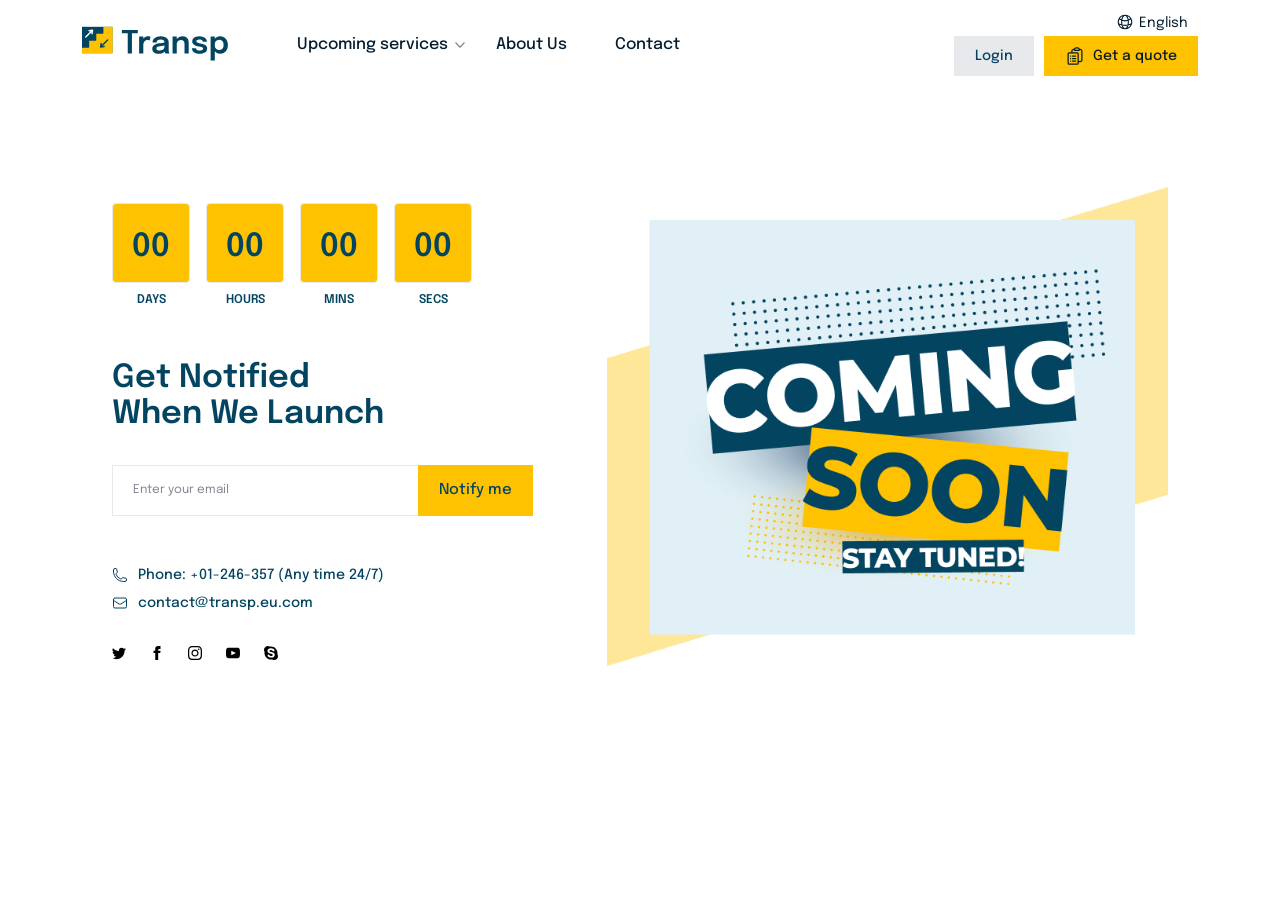
<file: comingsoon.html>
<!DOCTYPE html>
<html lang="en">
  <head>
    <meta charset="UTF-8">
    <meta name="viewport" content="width=device-width, initial-scale=1, maximum-scale=1">
    <meta http-equiv="X-UA-Compatible" content="ie=edge">
    <meta name="msapplication-TileColor" content="#0E0E0E">
    <meta name="template-color" content="#0E0E0E">
    <meta name="description" content="Index page">
    <meta name="keywords" content="index, page">
    <meta name="author" content="">
    <link rel="shortcut icon" type="image/x-icon" href="assets/imgs/template/favicon.svg">
    <link href="assets/css/style.css?v=3.0.0" rel="stylesheet">
    <title>Coming Soon - Transport Courier Logistics HTML Template</title>
  </head>
  <body>
    <div id="preloader-active">
      <div class="preloader d-flex align-items-center justify-content-center">
        <div class="preloader-inner position-relative">
          <div class="flip-square"></div>
        </div>
      </div>
    </div>
    <header class="header sticky-bar">
      <div class="container">
        <div class="main-header">
          <div class="header-left">
            <div class="header-logo"><a class="d-flex" href="index.html"><img alt="Ecom" src="assets/imgs/template/logo.svg"></a></div>
            <div class="header-nav">
              <nav class="nav-main-menu d-none d-xl-block">
                <ul class="main-menu">
                  <li class="has-children"><a class="active" href="#">Upcoming services</a>
                    <div class="sub-menu five-col">
                      <div class="menu-col">
                        <h6 class="color-brand-2 mb-15">Sea Forwarding</h6>
                        <div class="menu-image"><img src="assets/imgs/page/homepage1/menu1.png" alt="transp"></div>
                        <ul class="megamenu">
                          <li><a href="services.html">Container Shipping</a></li>
                          <li><a href="services.html">Bulk Shipping</a></li>
                          <li><a href="services.html">Roll-on/Roll-off Shipping</a></li>
                          <li><a href="services.html">Break Bulk Shipping</a></li>
                          <li><a href="services.html">Project Cargo Shipping</a></li>
                        </ul>
                      </div>
                      <div class="menu-col">
                        <h6 class="color-brand-2 mb-15">Air Freight Forwarding</h6>
                        <div class="menu-image"><img src="assets/imgs/page/homepage1/menu2.png" alt="transp"></div>
                        <ul class="megamenu">
                          <li><a href="services.html">General Cargo</a></li>
                          <li><a href="services.html">Express Shipping</a></li>
                          <li><a href="services.html">Dangerous Goods</a></li>
                          <li><a href="services.html">Oversized Cargo</a></li>
                          <li><a href="services.html">Perishable Goods</a></li>
                        </ul>
                      </div>
                      <div class="menu-col">
                        <h6 class="color-brand-2 mb-15">Land Transportation</h6>
                        <div class="menu-image"><img src="assets/imgs/page/homepage1/menu3.png" alt="transp"></div>
                        <ul class="megamenu">
                          <li><a href="services.html">Road Freight</a></li>
                          <li><a href="services.html">Rail Freight</a></li>
                          <li><a href="services.html">Intermodal Transportation</a></li>
                          <li><a href="services.html">Less-than-Truckload (LTL) Shipping</a></li>
                          <li><a href="services.html">Specialized Transportation</a></li>
                        </ul>
                      </div>
                      <div class="menu-col">
                        <h6 class="color-brand-2 mb-15">Railway Logistics</h6>
                        <div class="menu-image"><img src="assets/imgs/page/homepage1/menu4.png" alt="transp"></div>
                        <ul class="megamenu">
                          <li><a href="services.html">Rail Freight Transportation</a></li>
                          <li><a href="services.html">Rail Terminal Services</a></li>
                          <li><a href="services.html">Rail Freight Forwarding</a></li>
                          <li><a href="services.html">Intermodal Transportation</a></li>
                          <li><a href="services.html">Rail Logistics Consulting</a></li>
                        </ul>
                      </div>
                      <div class="menu-col">
                        <h6 class="color-brand-2 mb-15">Warehouse</h6>
                        <div class="menu-image"><img src="assets/imgs/page/homepage1/menu5.png" alt="transp"></div>
                        <ul class="megamenu">
                          <li><a href="services.html">Warehousing</a></li>
                          <li><a href="services.html">Distribution Center Operations</a></li>
                          <li><a href="services.html">E-Commerce Fulfillment</a></li>
                          <li><a href="services.html">Reverse Logistics</a></li>
                          <li><a href="services.html">Inventory Management</a></li>
                        </ul>
                      </div>
                    </div>
                  </li>
                  <li><a href="about.html">About Us</a></li>
                  <li><a href="contact.html">Contact</a></li>
                </ul>
              </nav>
              <div class="burger-icon burger-icon-white"><span class="burger-icon-top"></span><span class="burger-icon-mid"></span><span class="burger-icon-bottom"></span></div>
            </div>
            <div class="header-right">
              <div class="d-inline-block box-dropdown-cart"><span class="font-lg icon-list icon-account"><span class="font-sm color-grey-900 arrow-down"> 
                    <svg fill="none" stroke="currentColor" stroke-width="1.5" viewbox="0 0 24 24" xmlns="http://www.w3.org/2000/svg" aria-hidden="true">
                      <path stroke-linecap="round" stroke-linejoin="round" d="M12 21a9.004 9.004 0 008.716-6.747M12 21a9.004 9.004 0 01-8.716-6.747M12 21c2.485 0 4.5-4.03 4.5-9S14.485 3 12 3m0 18c-2.485 0-4.5-4.03-4.5-9S9.515 3 12 3m0 0a8.997 8.997 0 017.843 4.582M12 3a8.997 8.997 0 00-7.843 4.582m15.686 0A11.953 11.953 0 0112 10.5c-2.998 0-5.74-1.1-7.843-2.918m15.686 0A8.959 8.959 0 0121 12c0 .778-.099 1.533-.284 2.253m0 0A17.919 17.919 0 0112 16.5c-3.162 0-6.133-.815-8.716-2.247m0 0A9.015 9.015 0 013 12c0-1.605.42-3.113 1.157-4.418"></path>
                    </svg>English</span></span>
                <div class="dropdown-account">
                  <ul>
                    <li><a class="font-md" href="#"><img src="assets/imgs/template/icons/en.png" alt="transp">
                        English</a></li>
                    <li><a class="font-md" href="#"><img src="assets/imgs/template/icons/fr.png" alt="transp">
                        French</a></li>
                    <li><a class="font-md" href="#"><img src="assets/imgs/template/icons/cn.png" alt="transp">
                        Chiness</a></li>
                  </ul>
                </div>
              </div>
              <div class="d-none d-sm-inline-block"><a class="btn btn-default mr-10 hover-up" href="login.html">Login</a><a class="btn btn-brand-1 d-none d-xl-inline-block hover-up" href="request-a-quote.html">
                  <svg fill="none" stroke="currentColor" stroke-width="1.5" viewbox="0 0 24 24" xmlns="http://www.w3.org/2000/svg" aria-hidden="true">
                    <path stroke-linecap="round" stroke-linejoin="round" d="M9 12h3.75M9 15h3.75M9 18h3.75m3 .75H18a2.25 2.25 0 002.25-2.25V6.108c0-1.135-.845-2.098-1.976-2.192a48.424 48.424 0 00-1.123-.08m-5.801 0c-.065.21-.1.433-.1.664 0 .414.336.75.75.75h4.5a.75.75 0 00.75-.75 2.25 2.25 0 00-.1-.664m-5.8 0A2.251 2.251 0 0113.5 2.25H15c1.012 0 1.867.668 2.15 1.586m-5.8 0c-.376.023-.75.05-1.124.08C9.095 4.01 8.25 4.973 8.25 6.108V8.25m0 0H4.875c-.621 0-1.125.504-1.125 1.125v11.25c0 .621.504 1.125 1.125 1.125h9.75c.621 0 1.125-.504 1.125-1.125V9.375c0-.621-.504-1.125-1.125-1.125H8.25zM6.75 12h.008v.008H6.75V12zm0 3h.008v.008H6.75V15zm0 3h.008v.008H6.75V18z"> </path>
                  </svg>Get a quote</a></div>
            </div>
          </div>
        </div>
      </div>
    </header>
    <div class="mobile-header-active mobile-header-wrapper-style perfect-scrollbar">
      <div class="mobile-header-wrapper-inner">
        <div class="mobile-header-content-area">
          <div class="mobile-logo"><a class="btn btn-brand-1 hover-up" href="request-a-quote.html">
              <svg fill="none" stroke="currentColor" stroke-width="1.5" viewbox="0 0 24 24" xmlns="http://www.w3.org/2000/svg" aria-hidden="true">
                <path stroke-linecap="round" stroke-linejoin="round" d="M9 12h3.75M9 15h3.75M9 18h3.75m3 .75H18a2.25 2.25 0 002.25-2.25V6.108c0-1.135-.845-2.098-1.976-2.192a48.424 48.424 0 00-1.123-.08m-5.801 0c-.065.21-.1.433-.1.664 0 .414.336.75.75.75h4.5a.75.75 0 00.75-.75 2.25 2.25 0 00-.1-.664m-5.8 0A2.251 2.251 0 0113.5 2.25H15c1.012 0 1.867.668 2.15 1.586m-5.8 0c-.376.023-.75.05-1.124.08C9.095 4.01 8.25 4.973 8.25 6.108V8.25m0 0H4.875c-.621 0-1.125.504-1.125 1.125v11.25c0 .621.504 1.125 1.125 1.125h9.75c.621 0 1.125-.504 1.125-1.125V9.375c0-.621-.504-1.125-1.125-1.125H8.25zM6.75 12h.008v.008H6.75V12zm0 3h.008v.008H6.75V15zm0 3h.008v.008H6.75V18z"> </path>
              </svg>Get a quote</a></div>
          <div class="burger-icon"><span class="burger-icon-top"></span><span class="burger-icon-mid"></span><span class="burger-icon-bottom"></span></div>
          <div class="perfect-scroll">
            <div class="mobile-menu-wrap mobile-header-border">
              <nav class="mt-15">
                <ul class="mobile-menu font-heading">
                  <li class="has-children"><a class="active" href="index.html">Home</a>
                    <ul class="sub-menu">
                      <li><a href="index.html">Homepage - 1</a></li>
                      <li><a href="index-2.html">Homepage - 2</a></li>
                      <li><a href="index-3.html">Homepage - 3</a></li>
                      <li><a href="index-4.html">Homepage - 4</a></li>
                    </ul>
                  </li>
                  <li><a href="about.html">About</a></li>
                  <li class="has-children"><a href="services.html">Services</a>
                    <ul class="sub-menu">
                      <li><a href="service-detail.html">Service Details</a></li>
                    </ul>
                  </li>
                  <li class="has-children"><a href="#">Pages</a>
                    <ul class="sub-menu">
                      <li><a href="trackyourparcel.html">Track Your Parcel</a></li>
                      <li><a href="workprocess.html">Work Process</a></li>
                      <li><a href="request-a-quote.html">Request a quote</a></li>
                      <li><a href="our-team.html">Our team</a></li>
                      <li><a href="faqs.html">FAQ's</a></li>
                      <li><a href="trackyourparcel.html">Track Your Parcel</a></li>
                      <li><a href="register.html">Register</a></li>
                      <li><a href="login.html">Login</a></li>
                      <li><a href="comingsoon.html">Coming soon</a></li>
                      <li><a href="404.html">Error 404</a></li>
                    </ul>
                  </li>
                  <li class="has-children"><a href="blog.html">Blog Pages</a>
                    <ul class="sub-menu">
                      <li><a href="blog-single.html">Blog Details</a></li>
                    </ul>
                  </li>
                  <li><a href="contact.html">Contact</a></li>
                </ul>
              </nav>
            </div>
            <div class="site-copyright color-grey-400 mt-0">
              <div class="box-download-app">
                <p class="font-xs color-grey-900 mb-25">Download our Apps and get extra 15% Discount on your first Order…!</p>
                <div class="mb-25">
                  <div class="d-flex"><a class="mr-10" href="#"><img src="assets/imgs/template/appstore-btn.png" alt="transp"></a><a href="#"><img src="assets/imgs/template/google-play-btn.png" alt="transp"></a></div>
                </div>
              </div>
              <div class="mb-0"><span class="font-xs color-grey-500">©Transp Official 2023. All right reversed.</span></div>
            </div>
          </div>
        </div>
      </div>
    </div>
    <main class="main">
      <section class="section box-comingsoon-cover">
        <div class="container box-comingsoon">
          <div class="row align-items-center"> 
            <div class="col-lg-5 mb-30">
              <div class="box-comingsoon-left">
                <div class="box-count box-count-square mb-45">
                  <div class="deals-countdown" data-countdown="2023/05/25 00:00:00"></div>
                </div>
                <h3 class="color-brand-2">Get Notified <br class="d-none d-lg-block">When We Launch</h3>
                <div class="form-trackparcel"> 
                  <form action="#">
                    <div class="form-group"> 
                      <input class="form-control" type="text" placeholder="Enter your email">
                      <input class="btn btn-brand-1 btn-track" type="submit" value="Notify me">
                    </div>
                  </form>
                </div>
                <div class="mt-30"><a class="phone-icon" href="tel:+01-246-357">
                    <svg fill="none" stroke="currentColor" stroke-width="1.5" viewbox="0 0 24 24" xmlns="http://www.w3.org/2000/svg" aria-hidden="true">
                      <path stroke-linecap="round" stroke-linejoin="round" d="M2.25 6.75c0 8.284 6.716 15 15 15h2.25a2.25 2.25 0 002.25-2.25v-1.372c0-.516-.351-.966-.852-1.091l-4.423-1.106c-.44-.11-.902.055-1.173.417l-.97 1.293c-.282.376-.769.542-1.21.38a12.035 12.035 0 01-7.143-7.143c-.162-.441.004-.928.38-1.21l1.293-.97c.363-.271.527-.734.417-1.173L6.963 3.102a1.125 1.125 0 00-1.091-.852H4.5A2.25 2.25 0 002.25 4.5v2.25z"></path>
                    </svg>Phone: +01-246-357 (Any time 24/7)</a></div>
                <div class="mt-10">  <a class="email-icon" href="mailto:contact@transp.eu.com">
                    <svg fill="none" stroke="currentColor" stroke-width="1.5" viewbox="0 0 24 24" xmlns="http://www.w3.org/2000/svg" aria-hidden="true">
                      <path stroke-linecap="round" stroke-linejoin="round" d="M21.75 6.75v10.5a2.25 2.25 0 01-2.25 2.25h-15a2.25 2.25 0 01-2.25-2.25V6.75m19.5 0A2.25 2.25 0 0019.5 4.5h-15a2.25 2.25 0 00-2.25 2.25m19.5 0v.243a2.25 2.25 0 01-1.07 1.916l-7.5 4.615a2.25 2.25 0 01-2.36 0L3.32 8.91a2.25 2.25 0 01-1.07-1.916V6.75"></path>
                    </svg>contact@transp.eu.com</a></div>
                <div class="mt-30"> <a class="icon-socials icon-twitter2" href="#">
                    <svg class="bi bi-twitter" xmlns="http://www.w3.org/2000/svg" width="14" height="14" fill="" viewbox="0 0 16 16">
                      <path d="M5.026 15c6.038 0 9.341-5.003 9.341-9.334 0-.14 0-.282-.006-.422A6.685 6.685 0 0 0 16 3.542a6.658 6.658 0 0 1-1.889.518 3.301 3.301 0 0 0 1.447-1.817 6.533 6.533 0 0 1-2.087.793A3.286 3.286 0 0 0 7.875 6.03a9.325 9.325 0 0 1-6.767-3.429 3.289 3.289 0 0 0 1.018 4.382A3.323 3.323 0 0 1 .64 6.575v.045a3.288 3.288 0 0 0 2.632 3.218 3.203 3.203 0 0 1-.865.115 3.23 3.23 0 0 1-.614-.057 3.283 3.283 0 0 0 3.067 2.277A6.588 6.588 0 0 1 .78 13.58a6.32 6.32 0 0 1-.78-.045A9.344 9.344 0 0 0 5.026 15z"></path>
                    </svg></a><a class="icon-socials icon-facebook2" href="#">
                    <svg xmlns="http://www.w3.org/2000/svg" width="14" height="14" viewbox="0 0 24 24">
                      <path d="M9 8h-3v4h3v12h5v-12h3.642l.358-4h-4v-1.667c0-.955.192-1.333 1.115-1.333h2.885v-5h-3.808c-3.596 0-5.192 1.583-5.192 4.615v3.385z"></path>
                    </svg></a><a class="icon-socials icon-instagram2" href="#">
                    <svg class="bi bi-instagram" xmlns="http://www.w3.org/2000/svg" width="14" height="14" viewbox="0 0 24 24">
                      <path d="M12 2.163c3.204 0 3.584.012 4.85.07 3.252.148 4.771 1.691 4.919 4.919.058 1.265.069 1.645.069 4.849 0 3.205-.012 3.584-.069 4.849-.149 3.225-1.664 4.771-4.919 4.919-1.266.058-1.644.07-4.85.07-3.204 0-3.584-.012-4.849-.07-3.26-.149-4.771-1.699-4.919-4.92-.058-1.265-.07-1.644-.07-4.849 0-3.204.013-3.583.07-4.849.149-3.227 1.664-4.771 4.919-4.919 1.266-.057 1.645-.069 4.849-.069zm0-2.163c-3.259 0-3.667.014-4.947.072-4.358.2-6.78 2.618-6.98 6.98-.059 1.281-.073 1.689-.073 4.948 0 3.259.014 3.668.072 4.948.2 4.358 2.618 6.78 6.98 6.98 1.281.058 1.689.072 4.948.072 3.259 0 3.668-.014 4.948-.072 4.354-.2 6.782-2.618 6.979-6.98.059-1.28.073-1.689.073-4.948 0-3.259-.014-3.667-.072-4.947-.196-4.354-2.617-6.78-6.979-6.98-1.281-.059-1.69-.073-4.949-.073zm0 5.838c-3.403 0-6.162 2.759-6.162 6.162s2.759 6.163 6.162 6.163 6.162-2.759 6.162-6.163c0-3.403-2.759-6.162-6.162-6.162zm0 10.162c-2.209 0-4-1.79-4-4 0-2.209 1.791-4 4-4s4 1.791 4 4c0 2.21-1.791 4-4 4zm6.406-11.845c-.796 0-1.441.645-1.441 1.44s.645 1.44 1.441 1.44c.795 0 1.439-.645 1.439-1.44s-.644-1.44-1.439-1.44z"></path>
                    </svg></a><a class="icon-socials icon-youtube2" href="#">
                    <svg class="bi bi-youtube" xmlns="http://www.w3.org/2000/svg" width="14" height="14" viewbox="0 0 24 24">
                      <path d="M19.615 3.184c-3.604-.246-11.631-.245-15.23 0-3.897.266-4.356 2.62-4.385 8.816.029 6.185.484 8.549 4.385 8.816 3.6.245 11.626.246 15.23 0 3.897-.266 4.356-2.62 4.385-8.816-.029-6.185-.484-8.549-4.385-8.816zm-10.615 12.816v-8l8 3.993-8 4.007z"></path>
                    </svg></a><a class="icon-socials icon-skype2" href="#">
                    <svg xmlns="http://www.w3.org/2000/svg" width="14" height="14" viewbox="0 0 24 24">
                      <path d="M22.987 13.966c1.357-7.765-5.416-14.412-13.052-12.979-5.821-3.561-12.503 3.226-8.935 9.029-1.387 7.747 5.384 14.48 13.083 13.01 5.832 3.536 12.493-3.26 8.904-9.06zm-10.603 5.891c-3.181 0-6.378-1.448-6.362-3.941.005-.752.564-1.442 1.309-1.442 1.873 0 1.855 2.795 4.837 2.795 2.093 0 2.807-1.146 2.807-1.944 0-2.886-9.043-1.117-9.043-6.543 0-2.938 2.402-4.962 6.179-4.741 3.602.213 5.713 1.803 5.917 3.289.101.971-.542 1.727-1.659 1.727-1.628 0-1.795-2.181-4.6-2.181-1.266 0-2.334.528-2.334 1.674 0 2.395 8.99 1.005 8.99 6.276-.001 3.039-2.423 5.031-6.041 5.031z"></path>
                    </svg></a></div>
              </div>
            </div>
            <div class="col-lg-7 mb-30">
              <div class="box-comingsoon-right"><img src="assets/imgs/page/comingsoon/img.png" alt="transp"></div>
            </div>
          </div>
        </div>
      </section>
    </main>
    <script src="assets/js/vendors/modernizr-3.6.0.min.js"></script>
    <script src="assets/js/vendors/jquery-3.6.0.min.js"></script>
    <script src="assets/js/vendors/jquery-migrate-3.3.0.min.js"></script>
    <script src="assets/js/vendors/bootstrap.bundle.min.js"></script>
    <script src="assets/js/vendors/waypoints.js"></script>
    <script src="assets/js/vendors/wow.js"></script>
    <script src="assets/js/vendors/magnific-popup.js"></script>
    <script src="assets/js/vendors/perfect-scrollbar.min.js"></script>
    <script src="assets/js/vendors/select2.min.js"></script>
    <script src="assets/js/vendors/isotope.js"></script>
    <script src="assets/js/vendors/scrollup.js"></script>
    <script src="assets/js/vendors/swiper-bundle.min.js"></script>
    <script src="assets/js/vendors/noUISlider.js"></script>
    <script src="assets/js/vendors/slider.js"></script>
    <!-- Count down-->
    <script src="assets/js/vendors/counterup.js"></script>
    <script src="assets/js/vendors/jquery.countdown.min.js"></script>
    <!-- Count down--><script src="assets/js/vendors/jquery.elevatezoom.js"></script>
<script src="assets/js/vendors/slick.js"></script>
    <script src="assets/js/main.js?v=3.0.0"></script>
  </body>
</html>
</file>
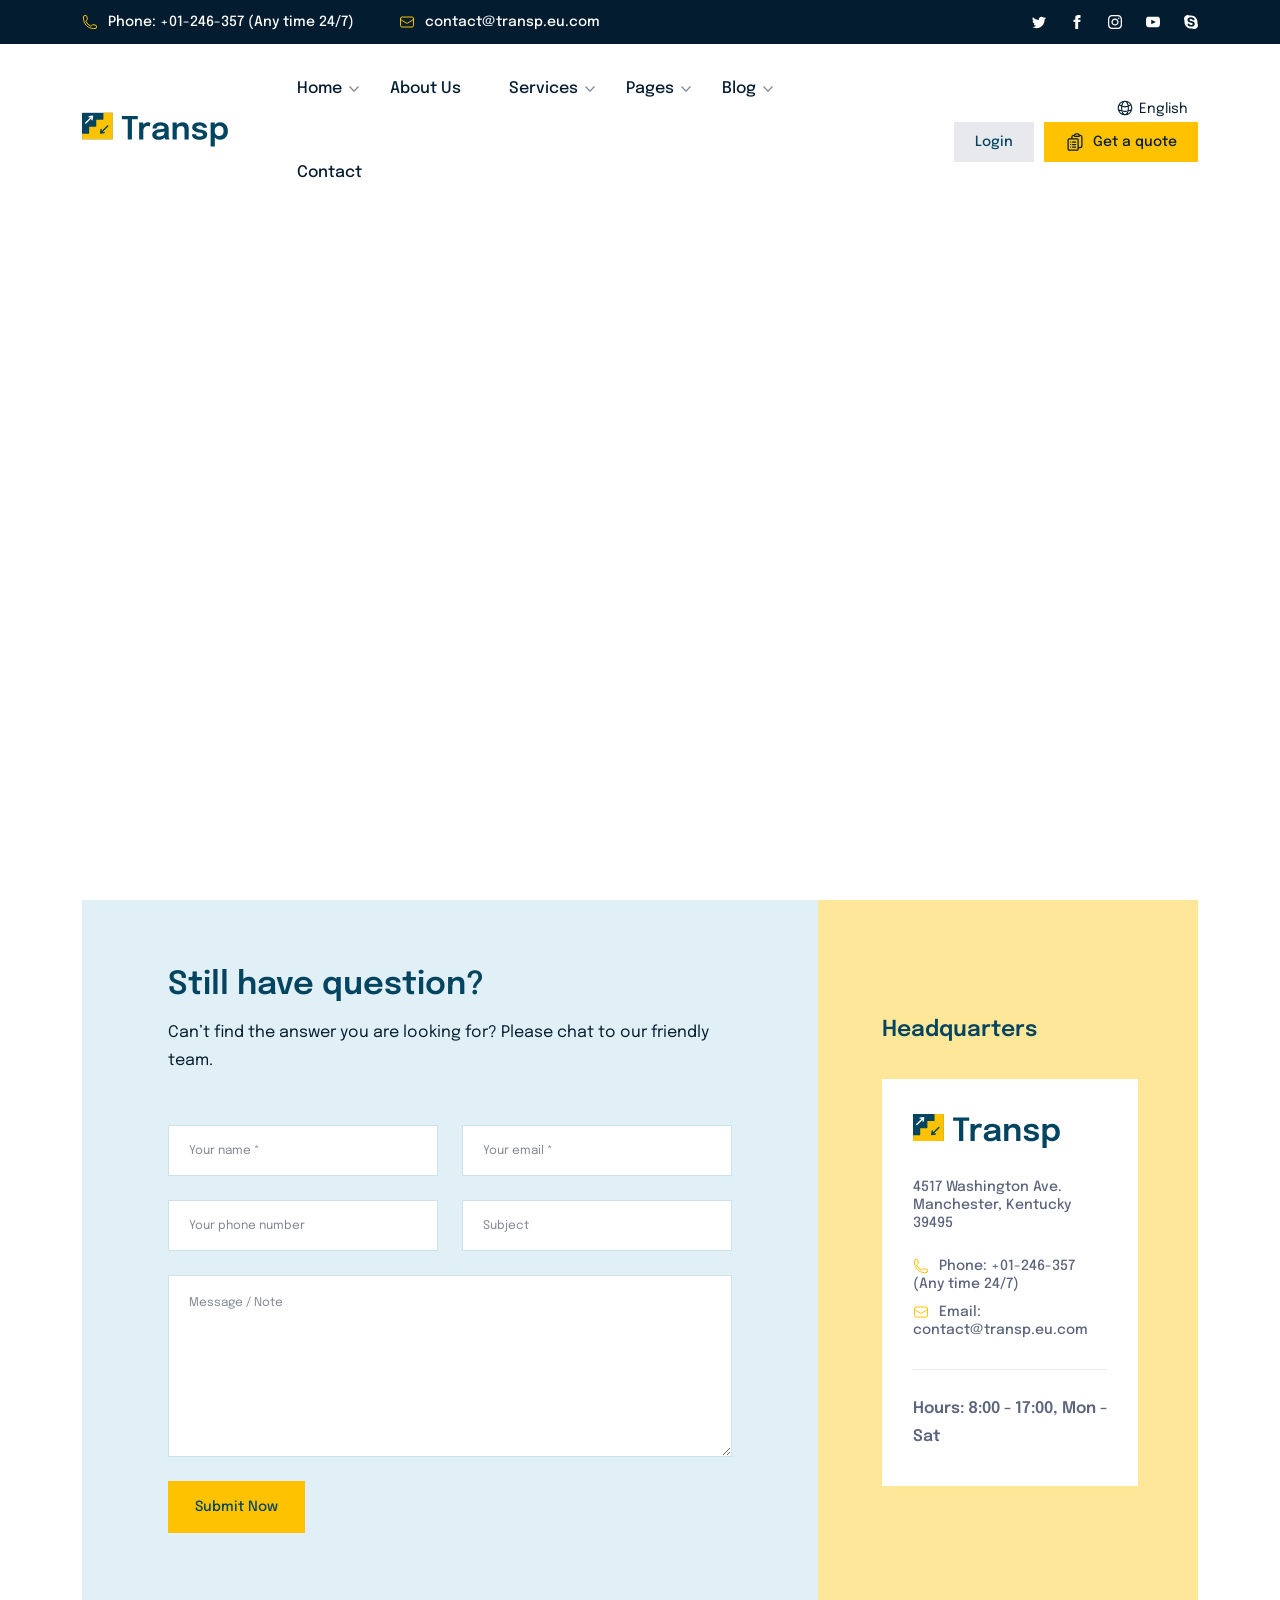
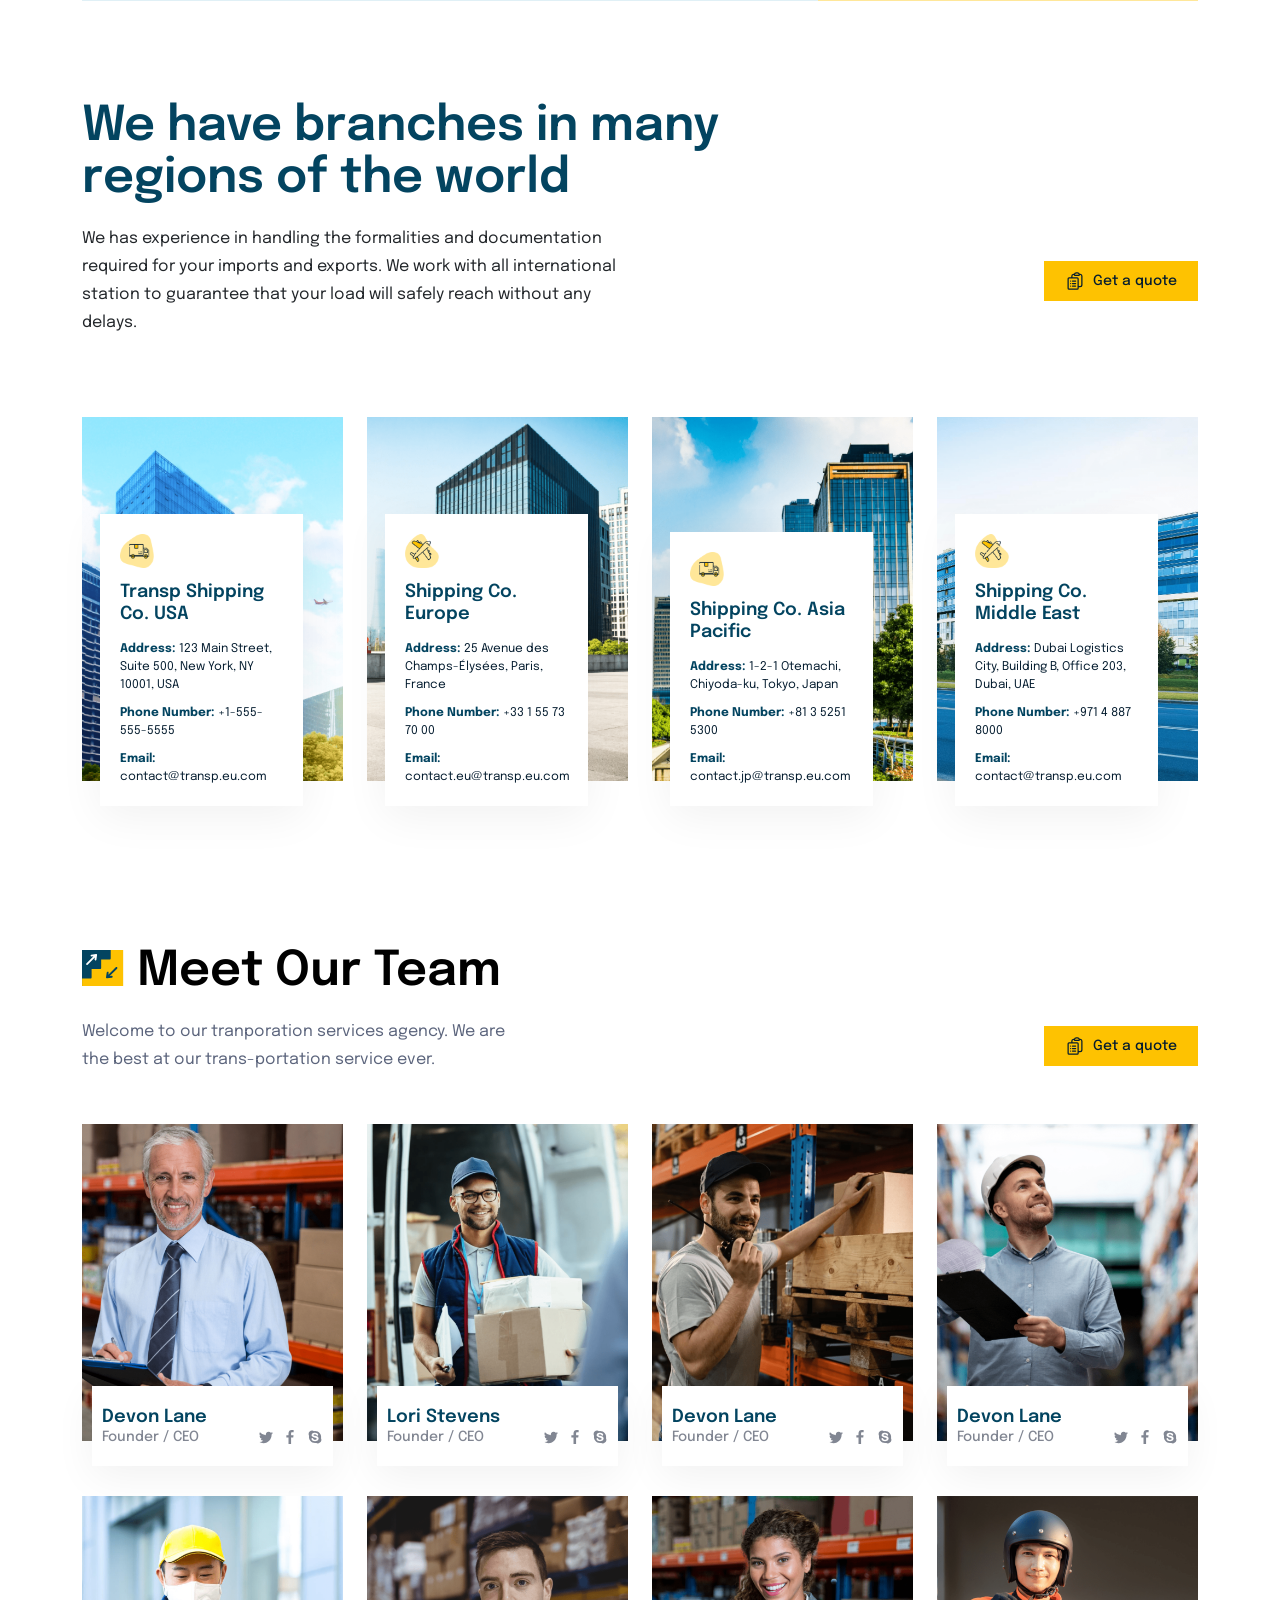
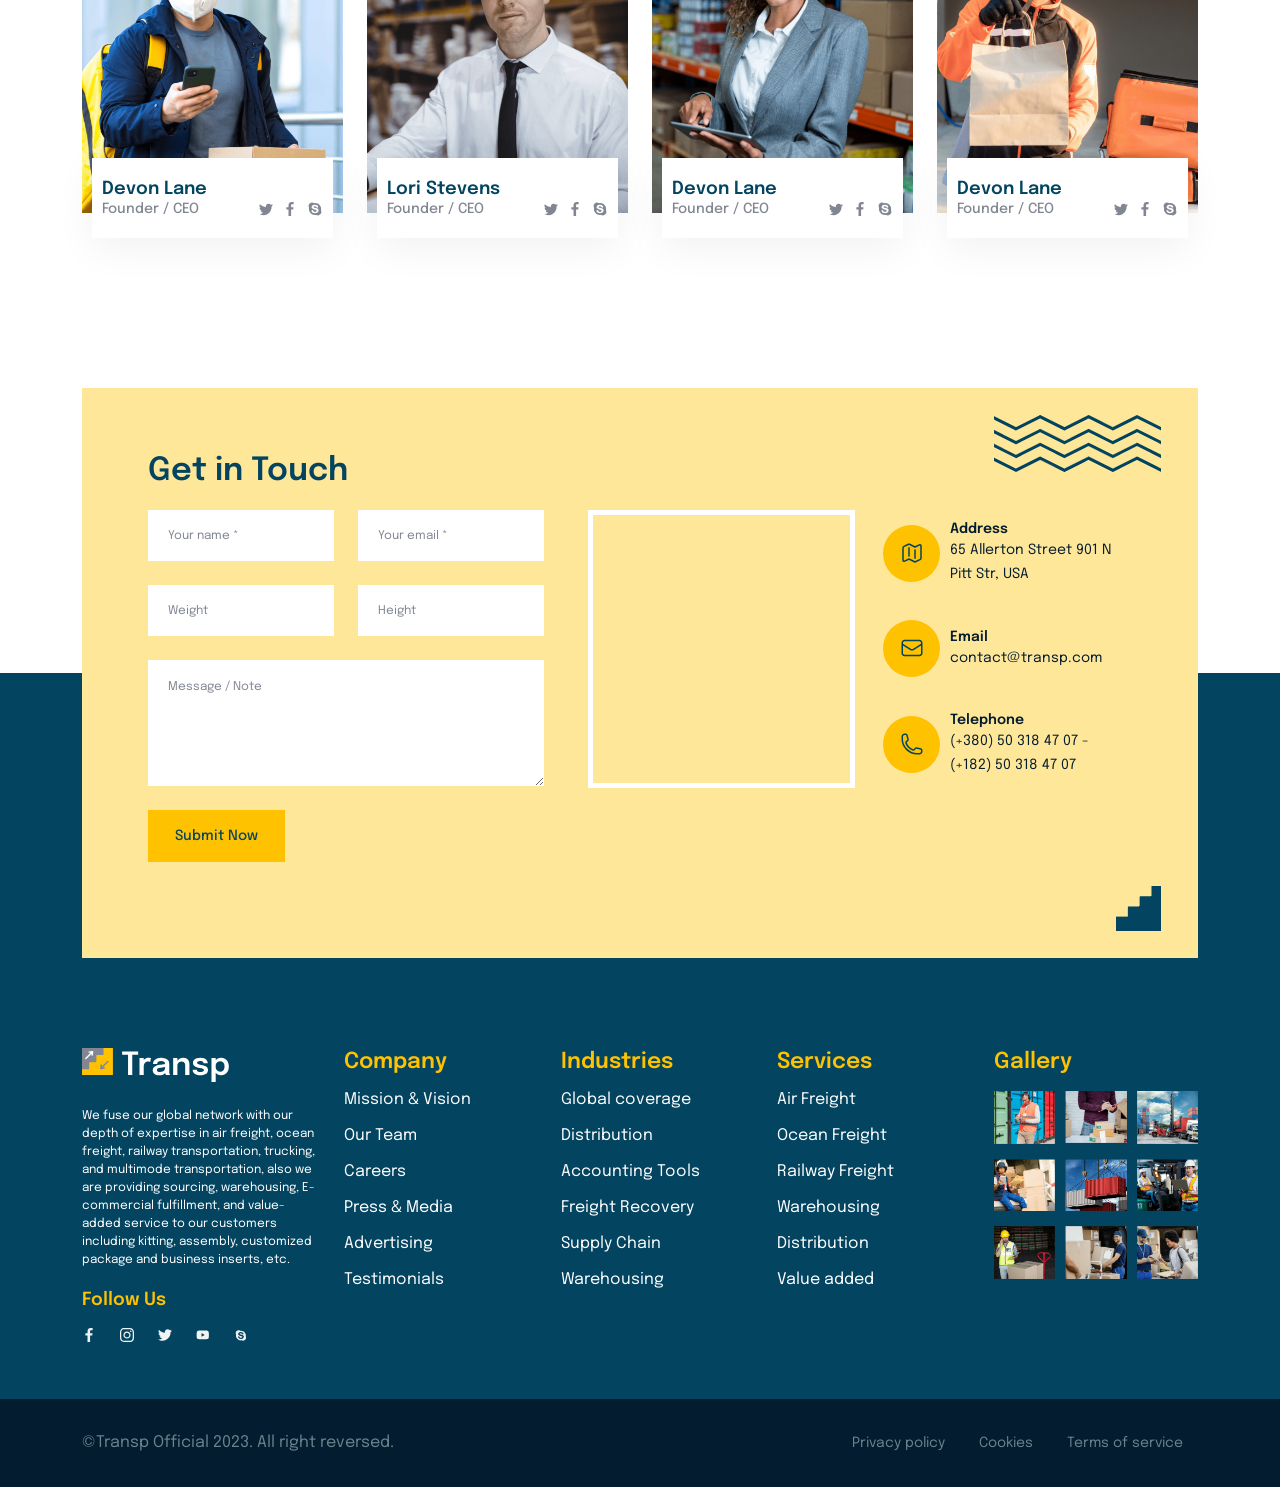
<file: contact.html>
<!DOCTYPE html>
<html lang="en">
  <head>
    <meta charset="UTF-8">
    <meta name="viewport" content="width=device-width, initial-scale=1, maximum-scale=1">
    <meta http-equiv="X-UA-Compatible" content="ie=edge">
    <meta name="msapplication-TileColor" content="#0E0E0E">
    <meta name="template-color" content="#0E0E0E">
    <meta name="description" content="Index page">
    <meta name="keywords" content="index, page">
    <meta name="author" content="">
    <link rel="shortcut icon" type="image/x-icon" href="assets/imgs/template/favicon.svg">
    <link href="assets/css/style.css?v=3.0.0" rel="stylesheet">
    <title>Contact - Transport Courier Logistics HTML Template</title>
  </head>
  <body>
    <div id="preloader-active">
      <div class="preloader d-flex align-items-center justify-content-center">
        <div class="preloader-inner position-relative">
          <div class="flip-square"></div>
        </div>
      </div>
    </div>
    <div class="box-bar bg-grey-900">
      <div class="container position-relative">
        <div class="row align-items-center"> 
          <div class="col-lg-7 col-md-8 col-sm-5 col-4"> <a class="phone-icon mr-45" href="tel:+01-246-357">
              <svg fill="none" stroke="currentColor" stroke-width="1.5" viewbox="0 0 24 24" xmlns="http://www.w3.org/2000/svg" aria-hidden="true">
                <path stroke-linecap="round" stroke-linejoin="round" d="M2.25 6.75c0 8.284 6.716 15 15 15h2.25a2.25 2.25 0 002.25-2.25v-1.372c0-.516-.351-.966-.852-1.091l-4.423-1.106c-.44-.11-.902.055-1.173.417l-.97 1.293c-.282.376-.769.542-1.21.38a12.035 12.035 0 01-7.143-7.143c-.162-.441.004-.928.38-1.21l1.293-.97c.363-.271.527-.734.417-1.173L6.963 3.102a1.125 1.125 0 00-1.091-.852H4.5A2.25 2.25 0 002.25 4.5v2.25z"></path>
              </svg>Phone: +01-246-357 (Any time 24/7)</a><a class="email-icon" href="mailto:contact@transp.eu.com">
              <svg fill="none" stroke="currentColor" stroke-width="1.5" viewbox="0 0 24 24" xmlns="http://www.w3.org/2000/svg" aria-hidden="true">
                <path stroke-linecap="round" stroke-linejoin="round" d="M21.75 6.75v10.5a2.25 2.25 0 01-2.25 2.25h-15a2.25 2.25 0 01-2.25-2.25V6.75m19.5 0A2.25 2.25 0 0019.5 4.5h-15a2.25 2.25 0 00-2.25 2.25m19.5 0v.243a2.25 2.25 0 01-1.07 1.916l-7.5 4.615a2.25 2.25 0 01-2.36 0L3.32 8.91a2.25 2.25 0 01-1.07-1.916V6.75"></path>
              </svg>contact@transp.eu.com</a></div>
          <div class="col-lg-5 col-md-4 col-sm-7 col-8 text-end"><a class="icon-socials icon-twitter2" href="#">
              <svg class="bi bi-twitter" xmlns="http://www.w3.org/2000/svg" width="14" height="14" fill="" viewbox="0 0 16 16">
                <path d="M5.026 15c6.038 0 9.341-5.003 9.341-9.334 0-.14 0-.282-.006-.422A6.685 6.685 0 0 0 16 3.542a6.658 6.658 0 0 1-1.889.518 3.301 3.301 0 0 0 1.447-1.817 6.533 6.533 0 0 1-2.087.793A3.286 3.286 0 0 0 7.875 6.03a9.325 9.325 0 0 1-6.767-3.429 3.289 3.289 0 0 0 1.018 4.382A3.323 3.323 0 0 1 .64 6.575v.045a3.288 3.288 0 0 0 2.632 3.218 3.203 3.203 0 0 1-.865.115 3.23 3.23 0 0 1-.614-.057 3.283 3.283 0 0 0 3.067 2.277A6.588 6.588 0 0 1 .78 13.58a6.32 6.32 0 0 1-.78-.045A9.344 9.344 0 0 0 5.026 15z"></path>
              </svg></a><a class="icon-socials icon-facebook2" href="#">
              <svg xmlns="http://www.w3.org/2000/svg" width="14" height="14" viewbox="0 0 24 24">
                <path d="M9 8h-3v4h3v12h5v-12h3.642l.358-4h-4v-1.667c0-.955.192-1.333 1.115-1.333h2.885v-5h-3.808c-3.596 0-5.192 1.583-5.192 4.615v3.385z"></path>
              </svg></a><a class="icon-socials icon-instagram2" href="#">
              <svg class="bi bi-instagram" xmlns="http://www.w3.org/2000/svg" width="14" height="14" viewbox="0 0 24 24">
                <path d="M12 2.163c3.204 0 3.584.012 4.85.07 3.252.148 4.771 1.691 4.919 4.919.058 1.265.069 1.645.069 4.849 0 3.205-.012 3.584-.069 4.849-.149 3.225-1.664 4.771-4.919 4.919-1.266.058-1.644.07-4.85.07-3.204 0-3.584-.012-4.849-.07-3.26-.149-4.771-1.699-4.919-4.92-.058-1.265-.07-1.644-.07-4.849 0-3.204.013-3.583.07-4.849.149-3.227 1.664-4.771 4.919-4.919 1.266-.057 1.645-.069 4.849-.069zm0-2.163c-3.259 0-3.667.014-4.947.072-4.358.2-6.78 2.618-6.98 6.98-.059 1.281-.073 1.689-.073 4.948 0 3.259.014 3.668.072 4.948.2 4.358 2.618 6.78 6.98 6.98 1.281.058 1.689.072 4.948.072 3.259 0 3.668-.014 4.948-.072 4.354-.2 6.782-2.618 6.979-6.98.059-1.28.073-1.689.073-4.948 0-3.259-.014-3.667-.072-4.947-.196-4.354-2.617-6.78-6.979-6.98-1.281-.059-1.69-.073-4.949-.073zm0 5.838c-3.403 0-6.162 2.759-6.162 6.162s2.759 6.163 6.162 6.163 6.162-2.759 6.162-6.163c0-3.403-2.759-6.162-6.162-6.162zm0 10.162c-2.209 0-4-1.79-4-4 0-2.209 1.791-4 4-4s4 1.791 4 4c0 2.21-1.791 4-4 4zm6.406-11.845c-.796 0-1.441.645-1.441 1.44s.645 1.44 1.441 1.44c.795 0 1.439-.645 1.439-1.44s-.644-1.44-1.439-1.44z"></path>
              </svg></a><a class="icon-socials icon-youtube2" href="#">
              <svg class="bi bi-youtube" xmlns="http://www.w3.org/2000/svg" width="14" height="14" viewbox="0 0 24 24">
                <path d="M19.615 3.184c-3.604-.246-11.631-.245-15.23 0-3.897.266-4.356 2.62-4.385 8.816.029 6.185.484 8.549 4.385 8.816 3.6.245 11.626.246 15.23 0 3.897-.266 4.356-2.62 4.385-8.816-.029-6.185-.484-8.549-4.385-8.816zm-10.615 12.816v-8l8 3.993-8 4.007z"></path>
              </svg></a><a class="icon-socials icon-skype2" href="#">
              <svg xmlns="http://www.w3.org/2000/svg" width="14" height="14" viewbox="0 0 24 24">
                <path d="M22.987 13.966c1.357-7.765-5.416-14.412-13.052-12.979-5.821-3.561-12.503 3.226-8.935 9.029-1.387 7.747 5.384 14.48 13.083 13.01 5.832 3.536 12.493-3.26 8.904-9.06zm-10.603 5.891c-3.181 0-6.378-1.448-6.362-3.941.005-.752.564-1.442 1.309-1.442 1.873 0 1.855 2.795 4.837 2.795 2.093 0 2.807-1.146 2.807-1.944 0-2.886-9.043-1.117-9.043-6.543 0-2.938 2.402-4.962 6.179-4.741 3.602.213 5.713 1.803 5.917 3.289.101.971-.542 1.727-1.659 1.727-1.628 0-1.795-2.181-4.6-2.181-1.266 0-2.334.528-2.334 1.674 0 2.395 8.99 1.005 8.99 6.276-.001 3.039-2.423 5.031-6.041 5.031z"></path>
              </svg></a></div>
        </div>
      </div>
    </div>
    <header class="header sticky-bar">
      <div class="container">
        <div class="main-header">
          <div class="header-left">
            <div class="header-logo"><a class="d-flex" href="index.html"><img alt="Ecom" src="assets/imgs/template/logo.svg"></a></div>
            <div class="header-nav">
              <nav class="nav-main-menu d-none d-xl-block">
                <ul class="main-menu">
                  <li class="has-children"><a class="active" href="index.html">Home</a>
                    <ul class="sub-menu">
                      <li><a href="index-2.html">Homepage - 2</a></li>
                      <li><a href="index-3.html">Homepage - 3</a></li>
                      <li><a href="index-4.html">Homepage - 4</a></li>
                    </ul>
                  </li>
                  <li><a href="about.html">About Us</a></li>
                  <li class="has-children"><a href="#">Services</a>
                    <div class="sub-menu five-col">
                      <div class="menu-col">
                        <h6 class="color-brand-2 mb-15">Sea Forwarding</h6>
                        <div class="menu-image"><img src="assets/imgs/page/homepage1/menu1.png" alt="transp"></div>
                        <ul class="megamenu">
                          <li><a href="services.html">Container Shipping</a></li>
                          <li><a href="services.html">Bulk Shipping</a></li>
                          <li><a href="services.html">Roll-on/Roll-off Shipping</a></li>
                          <li><a href="services.html">Break Bulk Shipping</a></li>
                          <li><a href="services.html">Project Cargo Shipping</a></li>
                        </ul>
                      </div>
                      <div class="menu-col">
                        <h6 class="color-brand-2 mb-15">Air Freight Forwarding</h6>
                        <div class="menu-image"><img src="assets/imgs/page/homepage1/menu2.png" alt="transp"></div>
                        <ul class="megamenu">
                          <li><a href="services.html">General Cargo</a></li>
                          <li><a href="services.html">Express Shipping</a></li>
                          <li><a href="services.html">Dangerous Goods</a></li>
                          <li><a href="services.html">Oversized Cargo</a></li>
                          <li><a href="services.html">Perishable Goods</a></li>
                        </ul>
                      </div>
                      <div class="menu-col">
                        <h6 class="color-brand-2 mb-15">Land Transportation</h6>
                        <div class="menu-image"><img src="assets/imgs/page/homepage1/menu3.png" alt="transp"></div>
                        <ul class="megamenu">
                          <li><a href="services.html">Road Freight</a></li>
                          <li><a href="services.html">Rail Freight</a></li>
                          <li><a href="services.html">Intermodal Transportation</a></li>
                          <li><a href="services.html">Less-than-Truckload (LTL) Shipping</a></li>
                          <li><a href="services.html">Specialized Transportation</a></li>
                        </ul>
                      </div>
                      <div class="menu-col">
                        <h6 class="color-brand-2 mb-15">Railway Logistics</h6>
                        <div class="menu-image"><img src="assets/imgs/page/homepage1/menu4.png" alt="transp"></div>
                        <ul class="megamenu">
                          <li><a href="services.html">Rail Freight Transportation</a></li>
                          <li><a href="services.html">Rail Terminal Services</a></li>
                          <li><a href="services.html">Rail Freight Forwarding</a></li>
                          <li><a href="services.html">Intermodal Transportation</a></li>
                          <li><a href="services.html">Rail Logistics Consulting</a></li>
                        </ul>
                      </div>
                      <div class="menu-col">
                        <h6 class="color-brand-2 mb-15">Warehouse</h6>
                        <div class="menu-image"><img src="assets/imgs/page/homepage1/menu5.png" alt="transp"></div>
                        <ul class="megamenu">
                          <li><a href="services.html">Warehousing</a></li>
                          <li><a href="services.html">Distribution Center Operations</a></li>
                          <li><a href="services.html">E-Commerce Fulfillment</a></li>
                          <li><a href="services.html">Reverse Logistics</a></li>
                          <li><a href="services.html">Inventory Management</a></li>
                        </ul>
                      </div>
                    </div>
                  </li>
                  <li class="has-children"><a href="#">Pages</a>
                    <ul class="sub-menu">
                      <li><a href="service-detail.html">Service Detail</a></li>
                      <li><a href="trackyourparcel.html">Track Your Parcel</a></li>
                      <li><a href="workprocess.html">Work Process</a></li>
                      <li><a href="request-a-quote.html">Request a quote</a></li>
                      <li><a href="our-team.html">Our team</a></li>
                      <li><a href="faqs.html">FAQ's</a></li>
                      <li><a href="trackyourparcel.html">Track Your Parcel</a></li>
                      <li><a href="register.html">Register</a></li>
                      <li><a href="login.html">Login</a></li>
                      <li><a href="comingsoon.html">Coming soon</a></li>
                      <li><a href="newsletter.html">Newsletter</a></li>
                      <li><a href="404.html">Error 404</a></li>
                    </ul>
                  </li>
                  <li class="has-children"><a href="blog.html">Blog</a>
                    <ul class="sub-menu">
                      <li><a href="blog-single.html">Blog Details</a></li>
                    </ul>
                  </li>
                  <li><a href="contact.html">Contact</a></li>
                </ul>
              </nav>
              <div class="burger-icon burger-icon-white"><span class="burger-icon-top"></span><span class="burger-icon-mid"></span><span class="burger-icon-bottom"></span></div>
            </div>
            <div class="header-right">
              <div class="d-inline-block box-dropdown-cart"><span class="font-lg icon-list icon-account"><span class="font-sm color-grey-900 arrow-down"> 
                    <svg fill="none" stroke="currentColor" stroke-width="1.5" viewbox="0 0 24 24" xmlns="http://www.w3.org/2000/svg" aria-hidden="true">
                      <path stroke-linecap="round" stroke-linejoin="round" d="M12 21a9.004 9.004 0 008.716-6.747M12 21a9.004 9.004 0 01-8.716-6.747M12 21c2.485 0 4.5-4.03 4.5-9S14.485 3 12 3m0 18c-2.485 0-4.5-4.03-4.5-9S9.515 3 12 3m0 0a8.997 8.997 0 017.843 4.582M12 3a8.997 8.997 0 00-7.843 4.582m15.686 0A11.953 11.953 0 0112 10.5c-2.998 0-5.74-1.1-7.843-2.918m15.686 0A8.959 8.959 0 0121 12c0 .778-.099 1.533-.284 2.253m0 0A17.919 17.919 0 0112 16.5c-3.162 0-6.133-.815-8.716-2.247m0 0A9.015 9.015 0 013 12c0-1.605.42-3.113 1.157-4.418"></path>
                    </svg>English</span></span>
                <div class="dropdown-account">
                  <ul>
                    <li><a class="font-md" href="#"><img src="assets/imgs/template/icons/en.png" alt="transp">
                        English</a></li>
                    <li><a class="font-md" href="#"><img src="assets/imgs/template/icons/fr.png" alt="transp">
                        French</a></li>
                    <li><a class="font-md" href="#"><img src="assets/imgs/template/icons/cn.png" alt="transp">
                        Chiness</a></li>
                  </ul>
                </div>
              </div>
              <div class="d-none d-sm-inline-block"><a class="btn btn-default mr-10 hover-up" href="login.html">Login</a><a class="btn btn-brand-1 d-none d-xl-inline-block hover-up" href="request-a-quote.html">
                  <svg fill="none" stroke="currentColor" stroke-width="1.5" viewbox="0 0 24 24" xmlns="http://www.w3.org/2000/svg" aria-hidden="true">
                    <path stroke-linecap="round" stroke-linejoin="round" d="M9 12h3.75M9 15h3.75M9 18h3.75m3 .75H18a2.25 2.25 0 002.25-2.25V6.108c0-1.135-.845-2.098-1.976-2.192a48.424 48.424 0 00-1.123-.08m-5.801 0c-.065.21-.1.433-.1.664 0 .414.336.75.75.75h4.5a.75.75 0 00.75-.75 2.25 2.25 0 00-.1-.664m-5.8 0A2.251 2.251 0 0113.5 2.25H15c1.012 0 1.867.668 2.15 1.586m-5.8 0c-.376.023-.75.05-1.124.08C9.095 4.01 8.25 4.973 8.25 6.108V8.25m0 0H4.875c-.621 0-1.125.504-1.125 1.125v11.25c0 .621.504 1.125 1.125 1.125h9.75c.621 0 1.125-.504 1.125-1.125V9.375c0-.621-.504-1.125-1.125-1.125H8.25zM6.75 12h.008v.008H6.75V12zm0 3h.008v.008H6.75V15zm0 3h.008v.008H6.75V18z"> </path>
                  </svg>Get a quote</a></div>
            </div>
          </div>
        </div>
      </div>
    </header>
    <div class="mobile-header-active mobile-header-wrapper-style perfect-scrollbar">
      <div class="mobile-header-wrapper-inner">
        <div class="mobile-header-content-area">
          <div class="mobile-logo"><a class="btn btn-brand-1 hover-up" href="request-a-quote.html">
              <svg fill="none" stroke="currentColor" stroke-width="1.5" viewbox="0 0 24 24" xmlns="http://www.w3.org/2000/svg" aria-hidden="true">
                <path stroke-linecap="round" stroke-linejoin="round" d="M9 12h3.75M9 15h3.75M9 18h3.75m3 .75H18a2.25 2.25 0 002.25-2.25V6.108c0-1.135-.845-2.098-1.976-2.192a48.424 48.424 0 00-1.123-.08m-5.801 0c-.065.21-.1.433-.1.664 0 .414.336.75.75.75h4.5a.75.75 0 00.75-.75 2.25 2.25 0 00-.1-.664m-5.8 0A2.251 2.251 0 0113.5 2.25H15c1.012 0 1.867.668 2.15 1.586m-5.8 0c-.376.023-.75.05-1.124.08C9.095 4.01 8.25 4.973 8.25 6.108V8.25m0 0H4.875c-.621 0-1.125.504-1.125 1.125v11.25c0 .621.504 1.125 1.125 1.125h9.75c.621 0 1.125-.504 1.125-1.125V9.375c0-.621-.504-1.125-1.125-1.125H8.25zM6.75 12h.008v.008H6.75V12zm0 3h.008v.008H6.75V15zm0 3h.008v.008H6.75V18z"> </path>
              </svg>Get a quote</a></div>
          <div class="burger-icon"><span class="burger-icon-top"></span><span class="burger-icon-mid"></span><span class="burger-icon-bottom"></span></div>
          <div class="perfect-scroll">
            <div class="mobile-menu-wrap mobile-header-border">
              <nav class="mt-15">
                <ul class="mobile-menu font-heading">
                  <li class="has-children"><a class="active" href="index.html">Home</a>
                    <ul class="sub-menu">
                      <li><a href="index.html">Homepage - 1</a></li>
                      <li><a href="index-2.html">Homepage - 2</a></li>
                      <li><a href="index-3.html">Homepage - 3</a></li>
                      <li><a href="index-4.html">Homepage - 4</a></li>
                    </ul>
                  </li>
                  <li><a href="about.html">About</a></li>
                  <li class="has-children"><a href="services.html">Services</a>
                    <ul class="sub-menu">
                      <li><a href="service-detail.html">Service Details</a></li>
                    </ul>
                  </li>
                  <li class="has-children"><a href="#">Pages</a>
                    <ul class="sub-menu">
                      <li><a href="trackyourparcel.html">Track Your Parcel</a></li>
                      <li><a href="workprocess.html">Work Process</a></li>
                      <li><a href="request-a-quote.html">Request a quote</a></li>
                      <li><a href="our-team.html">Our team</a></li>
                      <li><a href="faqs.html">FAQ's</a></li>
                      <li><a href="trackyourparcel.html">Track Your Parcel</a></li>
                      <li><a href="register.html">Register</a></li>
                      <li><a href="login.html">Login</a></li>
                      <li><a href="comingsoon.html">Coming soon</a></li>
                      <li><a href="404.html">Error 404</a></li>
                    </ul>
                  </li>
                  <li class="has-children"><a href="blog.html">Blog Pages</a>
                    <ul class="sub-menu">
                      <li><a href="blog-single.html">Blog Details</a></li>
                    </ul>
                  </li>
                  <li><a href="contact.html">Contact</a></li>
                </ul>
              </nav>
            </div>
            <div class="site-copyright color-grey-400 mt-0">
              <div class="box-download-app">
                <p class="font-xs color-grey-900 mb-25">Download our Apps and get extra 15% Discount on your first Order…!</p>
                <div class="mb-25">
                  <div class="d-flex"><a class="mr-10" href="#"><img src="assets/imgs/template/appstore-btn.png" alt="transp"></a><a href="#"><img src="assets/imgs/template/google-play-btn.png" alt="transp"></a></div>
                </div>
              </div>
              <div class="mb-0"><span class="font-xs color-grey-500">©Transp Official 2023. All right reversed.</span></div>
            </div>
          </div>
        </div>
      </div>
    </div>
    <main class="main">
      <div class="section d-block">
        <div class="box-map-contact">
          <iframe src="https://www.google.com/maps/embed?pb=!1m18!1m12!1m3!1d2643.6895046810805!2d-122.52642526124438!3d38.00014098339506!2m3!1f0!2f0!3f0!3m2!1i1024!2i768!4f13.1!3m3!1m2!1s0x8085976736097a2f%3A0xbe014d20e6e22654!2sSan%20Rafael%2C%20California%2C%20Hoa%20K%E1%BB%B3!5e0!3m2!1sen!2s!4v1678975266976!5m2!1sen!2s" height="570" style="border:0;" allowfullscreen="" loading="lazy" referrerpolicy="no-referrer-when-downgrade"></iframe>
        </div>
      </div>
      <div class="mt-110"></div>
      <section class="section">
        <div class="container position-relative"> 
          <div class="box-cover-contactform">
            <div class="row align-items-center"> 
              <div class="col-xl-8 col-lg-7">
                <div class="box-contactform-left"> 
                  <h3 class="color-brand-2 mb-15">Still have question?</h3>
                  <p class="font-md color-grey-900 mb-50">Can’t find the answer you are looking for? Please chat to our friendly team.</p>
                  <form action="#"> 
                    <div class="row"> 
                      <div class="col-md-6">
                        <div class="form-group"> 
                          <input class="form-control" type="text" placeholder="Your name *">
                        </div>
                      </div>
                      <div class="col-md-6">
                        <div class="form-group"> 
                          <input class="form-control" type="text" placeholder="Your email *">
                        </div>
                      </div>
                      <div class="col-md-6">
                        <div class="form-group"> 
                          <input class="form-control" type="text" placeholder="Your phone number">
                        </div>
                      </div>
                      <div class="col-md-6">
                        <div class="form-group"> 
                          <input class="form-control" type="text" placeholder="Subject">
                        </div>
                      </div>
                      <div class="col-md-12">
                        <div class="form-group"> 
                          <textarea class="form-control" placeholder="Message / Note" rows="8"></textarea>
                        </div>
                      </div>
                      <div class="col-md-12">
                        <input class="btn btn-brand-1-big" type="submit" value="Submit Now">
                      </div>
                    </div>
                  </form>
                </div>
              </div>
              <div class="col-xl-4 col-lg-5 position-relative">
                <div class="box-contactform-right"> 
                  <h5 class="color-brand-2 mb-35">Headquarters</h5>
                  <div class="map-info"> <img class="mb-25" src="assets/imgs/template/logo.svg" alt="transp">
                    <p class="color-grey-700 mb-25">4517 Washington Ave. Manchester, Kentucky 39495</p>
                    <p class="color-grey-700 mb-10"> 
                      <svg class="icon-16 mr-10 color-brand-1" fill="none" stroke="currentColor" stroke-width="1.5" viewbox="0 0 24 24" xmlns="http://www.w3.org/2000/svg" aria-hidden="true">
                        <path stroke-linecap="round" stroke-linejoin="round" d="M2.25 6.75c0 8.284 6.716 15 15 15h2.25a2.25 2.25 0 002.25-2.25v-1.372c0-.516-.351-.966-.852-1.091l-4.423-1.106c-.44-.11-.902.055-1.173.417l-.97 1.293c-.282.376-.769.542-1.21.38a12.035 12.035 0 01-7.143-7.143c-.162-.441.004-.928.38-1.21l1.293-.97c.363-.271.527-.734.417-1.173L6.963 3.102a1.125 1.125 0 00-1.091-.852H4.5A2.25 2.25 0 002.25 4.5v2.25z"></path>
                      </svg>Phone: +01-246-357 (Any time 24/7)
                    </p>
                    <p class="color-grey-700 mb-30"> 
                      <svg class="icon-16 mr-10 color-brand-1" fill="none" stroke="currentColor" stroke-width="1.5" viewbox="0 0 24 24" xmlns="http://www.w3.org/2000/svg" aria-hidden="true">
                        <path stroke-linecap="round" stroke-linejoin="round" d="M21.75 6.75v10.5a2.25 2.25 0 01-2.25 2.25h-15a2.25 2.25 0 01-2.25-2.25V6.75m19.5 0A2.25 2.25 0 0019.5 4.5h-15a2.25 2.25 0 00-2.25 2.25m19.5 0v.243a2.25 2.25 0 01-1.07 1.916l-7.5 4.615a2.25 2.25 0 01-2.36 0L3.32 8.91a2.25 2.25 0 01-1.07-1.916V6.75"></path>
                      </svg>Email: contact@transp.eu.com
                    </p>
                    <div class="line-border mb-25"> </div>
                    <p class="color-grey-700 font-md-bold">Hours: 8:00 - 17:00, Mon - Sat </p>
                  </div>
                </div>
              </div>
            </div>
          </div>
        </div>
      </section>
      <section class="section mt-100">
        <div class="container"> 
          <h2 class="color-brand-2 mb-20">We have branches in many <br class="d-none d-lg-block">regions of the world</h2>
          <div class="row align-items-center"> 
            <div class="col-lg-6 col-md-6 mb-30">
              <p class="font-md color-gray-700">We has experience in handling the formalities and documentation required for your imports and exports. We work with all international station to guarantee that your load will safely reach without any delays.</p>
            </div>
            <div class="col-lg-6 col-md-6 mb-30 text-md-end text-start"><a class="btn btn-brand-1 hover-up" href="request-a-quote.html">
                <svg fill="none" stroke="currentColor" stroke-width="1.5" viewbox="0 0 24 24" xmlns="http://www.w3.org/2000/svg" aria-hidden="true">
                  <path stroke-linecap="round" stroke-linejoin="round" d="M9 12h3.75M9 15h3.75M9 18h3.75m3 .75H18a2.25 2.25 0 002.25-2.25V6.108c0-1.135-.845-2.098-1.976-2.192a48.424 48.424 0 00-1.123-.08m-5.801 0c-.065.21-.1.433-.1.664 0 .414.336.75.75.75h4.5a.75.75 0 00.75-.75 2.25 2.25 0 00-.1-.664m-5.8 0A2.251 2.251 0 0113.5 2.25H15c1.012 0 1.867.668 2.15 1.586m-5.8 0c-.376.023-.75.05-1.124.08C9.095 4.01 8.25 4.973 8.25 6.108V8.25m0 0H4.875c-.621 0-1.125.504-1.125 1.125v11.25c0 .621.504 1.125 1.125 1.125h9.75c.621 0 1.125-.504 1.125-1.125V9.375c0-.621-.504-1.125-1.125-1.125H8.25zM6.75 12h.008v.008H6.75V12zm0 3h.008v.008H6.75V15zm0 3h.008v.008H6.75V18z"> </path>
                </svg>Get a quote</a></div>
          </div>
          <div class="row mt-50"> 
            <div class="col-xl-3 col-md-6 mb-50"> 
              <div class="cardService"> 
                <div class="cardImage"> <img src="assets/imgs/page/contact/branch1.png" alt="transp"></div>
                <div class="cardInfo"> <img src="assets/imgs/page/homepage1/delivery.png" alt="transp">
                  <h6 class="color-brand-2 mb-15">Transp Shipping Co. USA </h6>
                  <p class="font-xs color-grey-900 mb-10"> <strong class="color-brand-2">Address: </strong>123 Main Street, Suite 500, New York, NY 10001, USA</p>
                  <p class="font-xs color-grey-900 mb-10"> <strong class="color-brand-2">Phone Number: </strong>+1-555-555-5555</p>
                  <p class="font-xs color-grey-900"> <strong class="color-brand-2">Email: </strong>contact@transp.eu.com</p>
                </div>
              </div>
            </div>
            <div class="col-xl-3 col-md-6 mb-50"> 
              <div class="cardService"> 
                <div class="cardImage"> <img src="assets/imgs/page/contact/branch2.png" alt="transp"></div>
                <div class="cardInfo"> <img src="assets/imgs/page/homepage1/plane.png" alt="transp">
                  <h6 class="color-brand-2 mb-15">Shipping Co. Europe</h6>
                  <p class="font-xs color-grey-900 mb-10"> <strong class="color-brand-2">Address: </strong>25 Avenue des Champs-Élysées, Paris, France</p>
                  <p class="font-xs color-grey-900 mb-10"> <strong class="color-brand-2">Phone Number: </strong>+33 1 55 73 70 00</p>
                  <p class="font-xs color-grey-900"> <strong class="color-brand-2">Email: </strong>contact.eu@transp.eu.com</p>
                </div>
              </div>
            </div>
            <div class="col-xl-3 col-md-6 mb-50"> 
              <div class="cardService"> 
                <div class="cardImage"> <img src="assets/imgs/page/contact/branch3.png" alt="transp"></div>
                <div class="cardInfo"> <img src="assets/imgs/page/homepage1/delivery.png" alt="transp">
                  <h6 class="color-brand-2 mb-15">Shipping Co. Asia Pacific</h6>
                  <p class="font-xs color-grey-900 mb-10"> <strong class="color-brand-2">Address: </strong>1-2-1 Otemachi, Chiyoda-ku, Tokyo, Japan</p>
                  <p class="font-xs color-grey-900 mb-10"> <strong class="color-brand-2">Phone Number: </strong>+81 3 5251 5300</p>
                  <p class="font-xs color-grey-900"> <strong class="color-brand-2">Email: </strong>contact.jp@transp.eu.com</p>
                </div>
              </div>
            </div>
            <div class="col-xl-3 col-md-6 mb-50"> 
              <div class="cardService"> 
                <div class="cardImage"> <img src="assets/imgs/page/contact/branch4.png" alt="transp"></div>
                <div class="cardInfo"> <img src="assets/imgs/page/homepage1/plane.png" alt="transp">
                  <h6 class="color-brand-2 mb-15">Shipping Co. Middle East </h6>
                  <p class="font-xs color-grey-900 mb-10"> <strong class="color-brand-2">Address: </strong>Dubai Logistics City, Building B, Office 203, Dubai, UAE</p>
                  <p class="font-xs color-grey-900 mb-10"> <strong class="color-brand-2">Phone Number: </strong>+971 4 887 8000</p>
                  <p class="font-xs color-grey-900"> <strong class="color-brand-2">Email: </strong>contact@transp.eu.com</p>
                </div>
              </div>
            </div>
          </div>
        </div>
      </section>
      <section class="section pt-110 pb-100"> 
        <div class="container"> 
          <h2 class="title-favicon mb-20">Meet Our Team</h2>
          <div class="row align-items-center">
            <div class="col-md-6 mb-30">
              <p class="font-md color-grey-700">Welcome to our tranporation services agency. We are <br class="d-none d-lg-block">the best at our trans-portation service ever.</p>
            </div>
            <div class="col-md-6 mb-30 text-md-end text-start"><a class="btn btn-brand-1 hover-up" href="request-a-quote.html">
                <svg fill="none" stroke="currentColor" stroke-width="1.5" viewbox="0 0 24 24" xmlns="http://www.w3.org/2000/svg" aria-hidden="true">
                  <path stroke-linecap="round" stroke-linejoin="round" d="M9 12h3.75M9 15h3.75M9 18h3.75m3 .75H18a2.25 2.25 0 002.25-2.25V6.108c0-1.135-.845-2.098-1.976-2.192a48.424 48.424 0 00-1.123-.08m-5.801 0c-.065.21-.1.433-.1.664 0 .414.336.75.75.75h4.5a.75.75 0 00.75-.75 2.25 2.25 0 00-.1-.664m-5.8 0A2.251 2.251 0 0113.5 2.25H15c1.012 0 1.867.668 2.15 1.586m-5.8 0c-.376.023-.75.05-1.124.08C9.095 4.01 8.25 4.973 8.25 6.108V8.25m0 0H4.875c-.621 0-1.125.504-1.125 1.125v11.25c0 .621.504 1.125 1.125 1.125h9.75c.621 0 1.125-.504 1.125-1.125V9.375c0-.621-.504-1.125-1.125-1.125H8.25zM6.75 12h.008v.008H6.75V12zm0 3h.008v.008H6.75V15zm0 3h.008v.008H6.75V18z"> </path>
                </svg>Get a quote</a></div>
          </div>
          <div class="row mt-20"> 
            <div class="col-xl-3 col-sm-6 mb-50"> 
              <div class="cardTeam"> 
                <div class="cardImage"> <img src="assets/imgs/page/homepage2/team1.png" alt="transp"></div>
                <div class="cardInfo"> 
                  <h6 class="color-brand-2">Devon Lane</h6>
                  <div class="info-bottom"> 
                    <p class="color-grey-500">Founder / CEO</p>
                    <p class="color-grey-500"><a href="#">
                        <svg class="bi bi-twitter" xmlns="http://www.w3.org/2000/svg" width="14" height="14" fill="#818692" viewbox="0 0 16 16">
                          <path d="M5.026 15c6.038 0 9.341-5.003 9.341-9.334 0-.14 0-.282-.006-.422A6.685 6.685 0 0 0 16 3.542a6.658 6.658 0 0 1-1.889.518 3.301 3.301 0 0 0 1.447-1.817 6.533 6.533 0 0 1-2.087.793A3.286 3.286 0 0 0 7.875 6.03a9.325 9.325 0 0 1-6.767-3.429 3.289 3.289 0 0 0 1.018 4.382A3.323 3.323 0 0 1 .64 6.575v.045a3.288 3.288 0 0 0 2.632 3.218 3.203 3.203 0 0 1-.865.115 3.23 3.23 0 0 1-.614-.057 3.283 3.283 0 0 0 3.067 2.277A6.588 6.588 0 0 1 .78 13.58a6.32 6.32 0 0 1-.78-.045A9.344 9.344 0 0 0 5.026 15z"></path>
                        </svg></a><a href="#">
                        <svg width="14" height="14" viewbox="0 0 14 14" fill="none" xmlns="http://www.w3.org/2000/svg">
                          <path d="M8.08433 14V7.61441H10.2268L10.5483 5.12509H8.08433V3.53603C8.08433 2.81554 8.28358 2.32453 9.31793 2.32453L10.635 2.32399V0.097461C10.4072 0.0678617 9.62539 0 8.71539 0C6.81517 0 5.51425 1.15988 5.51425 3.28949V5.12509H3.36523V7.61441H5.51425V14H8.08433Z" fill=""></path>
                        </svg></a><a href="#">
                        <svg width="16" height="16" viewbox="0 0 16 16" fill="none" xmlns="http://www.w3.org/2000/svg">
                          <path d="M14.0161 9.34418C14.9441 5.18418 11.2961 1.40818 7.0081 2.12818C4.6881 0.688181 1.6001 2.32018 1.6001 5.08818C1.6001 5.72818 1.7761 6.33618 2.0801 6.84818C1.2321 11.0242 4.8961 14.7522 9.1841 13.9682C12.2081 15.5682 15.5361 12.3842 14.0161 9.34418ZM9.9521 11.8562C8.8321 12.3202 6.9761 12.3202 5.8561 11.7282C4.2561 10.8802 3.9841 8.96018 5.3601 8.96018C6.4001 8.96018 6.0641 10.1762 7.1201 10.6562C7.6001 10.8802 8.6401 10.8962 9.2321 10.4962C9.8241 10.0962 9.7761 9.47218 9.4561 9.18418C8.6081 8.40018 6.1601 8.70418 5.0401 7.32818C4.5601 6.73618 4.4641 5.68018 5.0561 4.91218C6.0961 3.56818 9.1521 3.48818 10.4641 4.49618C11.6801 5.44018 11.3441 6.67218 10.3681 6.67218C9.2001 6.67218 9.8081 5.13618 7.9041 5.13618C6.5281 5.13618 5.9841 6.11218 6.9601 6.59218C8.2721 7.26418 11.6161 7.04018 11.6161 9.60018C11.6161 10.6562 10.9601 11.4402 9.9521 11.8562Z" fill=""></path>
                        </svg></a></p>
                  </div>
                </div>
              </div>
            </div>
            <div class="col-xl-3 col-sm-6 mb-50"> 
              <div class="cardTeam"> 
                <div class="cardImage"> <img src="assets/imgs/page/homepage2/team2.png" alt="transp"></div>
                <div class="cardInfo"> 
                  <h6 class="color-brand-2">Lori Stevens</h6>
                  <div class="info-bottom"> 
                    <p class="color-grey-500">Founder / CEO</p>
                    <p class="color-grey-500"><a href="#">
                        <svg class="bi bi-twitter" xmlns="http://www.w3.org/2000/svg" width="14" height="14" fill="#818692" viewbox="0 0 16 16">
                          <path d="M5.026 15c6.038 0 9.341-5.003 9.341-9.334 0-.14 0-.282-.006-.422A6.685 6.685 0 0 0 16 3.542a6.658 6.658 0 0 1-1.889.518 3.301 3.301 0 0 0 1.447-1.817 6.533 6.533 0 0 1-2.087.793A3.286 3.286 0 0 0 7.875 6.03a9.325 9.325 0 0 1-6.767-3.429 3.289 3.289 0 0 0 1.018 4.382A3.323 3.323 0 0 1 .64 6.575v.045a3.288 3.288 0 0 0 2.632 3.218 3.203 3.203 0 0 1-.865.115 3.23 3.23 0 0 1-.614-.057 3.283 3.283 0 0 0 3.067 2.277A6.588 6.588 0 0 1 .78 13.58a6.32 6.32 0 0 1-.78-.045A9.344 9.344 0 0 0 5.026 15z"></path>
                        </svg></a><a href="#">
                        <svg width="14" height="14" viewbox="0 0 14 14" fill="none" xmlns="http://www.w3.org/2000/svg">
                          <path d="M8.08433 14V7.61441H10.2268L10.5483 5.12509H8.08433V3.53603C8.08433 2.81554 8.28358 2.32453 9.31793 2.32453L10.635 2.32399V0.097461C10.4072 0.0678617 9.62539 0 8.71539 0C6.81517 0 5.51425 1.15988 5.51425 3.28949V5.12509H3.36523V7.61441H5.51425V14H8.08433Z" fill=""></path>
                        </svg></a><a href="#">
                        <svg width="16" height="16" viewbox="0 0 16 16" fill="none" xmlns="http://www.w3.org/2000/svg">
                          <path d="M14.0161 9.34418C14.9441 5.18418 11.2961 1.40818 7.0081 2.12818C4.6881 0.688181 1.6001 2.32018 1.6001 5.08818C1.6001 5.72818 1.7761 6.33618 2.0801 6.84818C1.2321 11.0242 4.8961 14.7522 9.1841 13.9682C12.2081 15.5682 15.5361 12.3842 14.0161 9.34418ZM9.9521 11.8562C8.8321 12.3202 6.9761 12.3202 5.8561 11.7282C4.2561 10.8802 3.9841 8.96018 5.3601 8.96018C6.4001 8.96018 6.0641 10.1762 7.1201 10.6562C7.6001 10.8802 8.6401 10.8962 9.2321 10.4962C9.8241 10.0962 9.7761 9.47218 9.4561 9.18418C8.6081 8.40018 6.1601 8.70418 5.0401 7.32818C4.5601 6.73618 4.4641 5.68018 5.0561 4.91218C6.0961 3.56818 9.1521 3.48818 10.4641 4.49618C11.6801 5.44018 11.3441 6.67218 10.3681 6.67218C9.2001 6.67218 9.8081 5.13618 7.9041 5.13618C6.5281 5.13618 5.9841 6.11218 6.9601 6.59218C8.2721 7.26418 11.6161 7.04018 11.6161 9.60018C11.6161 10.6562 10.9601 11.4402 9.9521 11.8562Z" fill=""></path>
                        </svg></a></p>
                  </div>
                </div>
              </div>
            </div>
            <div class="col-xl-3 col-sm-6 mb-50"> 
              <div class="cardTeam"> 
                <div class="cardImage"> <img src="assets/imgs/page/homepage2/team3.png" alt="transp"></div>
                <div class="cardInfo"> 
                  <h6 class="color-brand-2">Devon Lane</h6>
                  <div class="info-bottom"> 
                    <p class="color-grey-500">Founder / CEO</p>
                    <p class="color-grey-500"><a href="#">
                        <svg class="bi bi-twitter" xmlns="http://www.w3.org/2000/svg" width="14" height="14" fill="#818692" viewbox="0 0 16 16">
                          <path d="M5.026 15c6.038 0 9.341-5.003 9.341-9.334 0-.14 0-.282-.006-.422A6.685 6.685 0 0 0 16 3.542a6.658 6.658 0 0 1-1.889.518 3.301 3.301 0 0 0 1.447-1.817 6.533 6.533 0 0 1-2.087.793A3.286 3.286 0 0 0 7.875 6.03a9.325 9.325 0 0 1-6.767-3.429 3.289 3.289 0 0 0 1.018 4.382A3.323 3.323 0 0 1 .64 6.575v.045a3.288 3.288 0 0 0 2.632 3.218 3.203 3.203 0 0 1-.865.115 3.23 3.23 0 0 1-.614-.057 3.283 3.283 0 0 0 3.067 2.277A6.588 6.588 0 0 1 .78 13.58a6.32 6.32 0 0 1-.78-.045A9.344 9.344 0 0 0 5.026 15z"></path>
                        </svg></a><a href="#">
                        <svg width="14" height="14" viewbox="0 0 14 14" fill="none" xmlns="http://www.w3.org/2000/svg">
                          <path d="M8.08433 14V7.61441H10.2268L10.5483 5.12509H8.08433V3.53603C8.08433 2.81554 8.28358 2.32453 9.31793 2.32453L10.635 2.32399V0.097461C10.4072 0.0678617 9.62539 0 8.71539 0C6.81517 0 5.51425 1.15988 5.51425 3.28949V5.12509H3.36523V7.61441H5.51425V14H8.08433Z" fill=""></path>
                        </svg></a><a href="#">
                        <svg width="16" height="16" viewbox="0 0 16 16" fill="none" xmlns="http://www.w3.org/2000/svg">
                          <path d="M14.0161 9.34418C14.9441 5.18418 11.2961 1.40818 7.0081 2.12818C4.6881 0.688181 1.6001 2.32018 1.6001 5.08818C1.6001 5.72818 1.7761 6.33618 2.0801 6.84818C1.2321 11.0242 4.8961 14.7522 9.1841 13.9682C12.2081 15.5682 15.5361 12.3842 14.0161 9.34418ZM9.9521 11.8562C8.8321 12.3202 6.9761 12.3202 5.8561 11.7282C4.2561 10.8802 3.9841 8.96018 5.3601 8.96018C6.4001 8.96018 6.0641 10.1762 7.1201 10.6562C7.6001 10.8802 8.6401 10.8962 9.2321 10.4962C9.8241 10.0962 9.7761 9.47218 9.4561 9.18418C8.6081 8.40018 6.1601 8.70418 5.0401 7.32818C4.5601 6.73618 4.4641 5.68018 5.0561 4.91218C6.0961 3.56818 9.1521 3.48818 10.4641 4.49618C11.6801 5.44018 11.3441 6.67218 10.3681 6.67218C9.2001 6.67218 9.8081 5.13618 7.9041 5.13618C6.5281 5.13618 5.9841 6.11218 6.9601 6.59218C8.2721 7.26418 11.6161 7.04018 11.6161 9.60018C11.6161 10.6562 10.9601 11.4402 9.9521 11.8562Z" fill=""></path>
                        </svg></a></p>
                  </div>
                </div>
              </div>
            </div>
            <div class="col-xl-3 col-sm-6 mb-50"> 
              <div class="cardTeam"> 
                <div class="cardImage"> <img src="assets/imgs/page/homepage2/team4.png" alt="transp"></div>
                <div class="cardInfo"> 
                  <h6 class="color-brand-2">Devon Lane</h6>
                  <div class="info-bottom"> 
                    <p class="color-grey-500">Founder / CEO</p>
                    <p class="color-grey-500"><a href="#">
                        <svg class="bi bi-twitter" xmlns="http://www.w3.org/2000/svg" width="14" height="14" fill="#818692" viewbox="0 0 16 16">
                          <path d="M5.026 15c6.038 0 9.341-5.003 9.341-9.334 0-.14 0-.282-.006-.422A6.685 6.685 0 0 0 16 3.542a6.658 6.658 0 0 1-1.889.518 3.301 3.301 0 0 0 1.447-1.817 6.533 6.533 0 0 1-2.087.793A3.286 3.286 0 0 0 7.875 6.03a9.325 9.325 0 0 1-6.767-3.429 3.289 3.289 0 0 0 1.018 4.382A3.323 3.323 0 0 1 .64 6.575v.045a3.288 3.288 0 0 0 2.632 3.218 3.203 3.203 0 0 1-.865.115 3.23 3.23 0 0 1-.614-.057 3.283 3.283 0 0 0 3.067 2.277A6.588 6.588 0 0 1 .78 13.58a6.32 6.32 0 0 1-.78-.045A9.344 9.344 0 0 0 5.026 15z"></path>
                        </svg></a><a href="#">
                        <svg width="14" height="14" viewbox="0 0 14 14" fill="none" xmlns="http://www.w3.org/2000/svg">
                          <path d="M8.08433 14V7.61441H10.2268L10.5483 5.12509H8.08433V3.53603C8.08433 2.81554 8.28358 2.32453 9.31793 2.32453L10.635 2.32399V0.097461C10.4072 0.0678617 9.62539 0 8.71539 0C6.81517 0 5.51425 1.15988 5.51425 3.28949V5.12509H3.36523V7.61441H5.51425V14H8.08433Z" fill=""></path>
                        </svg></a><a href="#">
                        <svg width="16" height="16" viewbox="0 0 16 16" fill="none" xmlns="http://www.w3.org/2000/svg">
                          <path d="M14.0161 9.34418C14.9441 5.18418 11.2961 1.40818 7.0081 2.12818C4.6881 0.688181 1.6001 2.32018 1.6001 5.08818C1.6001 5.72818 1.7761 6.33618 2.0801 6.84818C1.2321 11.0242 4.8961 14.7522 9.1841 13.9682C12.2081 15.5682 15.5361 12.3842 14.0161 9.34418ZM9.9521 11.8562C8.8321 12.3202 6.9761 12.3202 5.8561 11.7282C4.2561 10.8802 3.9841 8.96018 5.3601 8.96018C6.4001 8.96018 6.0641 10.1762 7.1201 10.6562C7.6001 10.8802 8.6401 10.8962 9.2321 10.4962C9.8241 10.0962 9.7761 9.47218 9.4561 9.18418C8.6081 8.40018 6.1601 8.70418 5.0401 7.32818C4.5601 6.73618 4.4641 5.68018 5.0561 4.91218C6.0961 3.56818 9.1521 3.48818 10.4641 4.49618C11.6801 5.44018 11.3441 6.67218 10.3681 6.67218C9.2001 6.67218 9.8081 5.13618 7.9041 5.13618C6.5281 5.13618 5.9841 6.11218 6.9601 6.59218C8.2721 7.26418 11.6161 7.04018 11.6161 9.60018C11.6161 10.6562 10.9601 11.4402 9.9521 11.8562Z" fill=""></path>
                        </svg></a></p>
                  </div>
                </div>
              </div>
            </div>
            <div class="col-xl-3 col-sm-6 mb-50"> 
              <div class="cardTeam"> 
                <div class="cardImage"> <img src="assets/imgs/page/about/team5.png" alt="transp"></div>
                <div class="cardInfo"> 
                  <h6 class="color-brand-2">Devon Lane</h6>
                  <div class="info-bottom"> 
                    <p class="color-grey-500">Founder / CEO</p>
                    <p class="color-grey-500"><a href="#">
                        <svg class="bi bi-twitter" xmlns="http://www.w3.org/2000/svg" width="14" height="14" fill="#818692" viewbox="0 0 16 16">
                          <path d="M5.026 15c6.038 0 9.341-5.003 9.341-9.334 0-.14 0-.282-.006-.422A6.685 6.685 0 0 0 16 3.542a6.658 6.658 0 0 1-1.889.518 3.301 3.301 0 0 0 1.447-1.817 6.533 6.533 0 0 1-2.087.793A3.286 3.286 0 0 0 7.875 6.03a9.325 9.325 0 0 1-6.767-3.429 3.289 3.289 0 0 0 1.018 4.382A3.323 3.323 0 0 1 .64 6.575v.045a3.288 3.288 0 0 0 2.632 3.218 3.203 3.203 0 0 1-.865.115 3.23 3.23 0 0 1-.614-.057 3.283 3.283 0 0 0 3.067 2.277A6.588 6.588 0 0 1 .78 13.58a6.32 6.32 0 0 1-.78-.045A9.344 9.344 0 0 0 5.026 15z"></path>
                        </svg></a><a href="#">
                        <svg width="14" height="14" viewbox="0 0 14 14" fill="none" xmlns="http://www.w3.org/2000/svg">
                          <path d="M8.08433 14V7.61441H10.2268L10.5483 5.12509H8.08433V3.53603C8.08433 2.81554 8.28358 2.32453 9.31793 2.32453L10.635 2.32399V0.097461C10.4072 0.0678617 9.62539 0 8.71539 0C6.81517 0 5.51425 1.15988 5.51425 3.28949V5.12509H3.36523V7.61441H5.51425V14H8.08433Z" fill=""></path>
                        </svg></a><a href="#">
                        <svg width="16" height="16" viewbox="0 0 16 16" fill="none" xmlns="http://www.w3.org/2000/svg">
                          <path d="M14.0161 9.34418C14.9441 5.18418 11.2961 1.40818 7.0081 2.12818C4.6881 0.688181 1.6001 2.32018 1.6001 5.08818C1.6001 5.72818 1.7761 6.33618 2.0801 6.84818C1.2321 11.0242 4.8961 14.7522 9.1841 13.9682C12.2081 15.5682 15.5361 12.3842 14.0161 9.34418ZM9.9521 11.8562C8.8321 12.3202 6.9761 12.3202 5.8561 11.7282C4.2561 10.8802 3.9841 8.96018 5.3601 8.96018C6.4001 8.96018 6.0641 10.1762 7.1201 10.6562C7.6001 10.8802 8.6401 10.8962 9.2321 10.4962C9.8241 10.0962 9.7761 9.47218 9.4561 9.18418C8.6081 8.40018 6.1601 8.70418 5.0401 7.32818C4.5601 6.73618 4.4641 5.68018 5.0561 4.91218C6.0961 3.56818 9.1521 3.48818 10.4641 4.49618C11.6801 5.44018 11.3441 6.67218 10.3681 6.67218C9.2001 6.67218 9.8081 5.13618 7.9041 5.13618C6.5281 5.13618 5.9841 6.11218 6.9601 6.59218C8.2721 7.26418 11.6161 7.04018 11.6161 9.60018C11.6161 10.6562 10.9601 11.4402 9.9521 11.8562Z" fill=""></path>
                        </svg></a></p>
                  </div>
                </div>
              </div>
            </div>
            <div class="col-xl-3 col-sm-6 mb-50"> 
              <div class="cardTeam"> 
                <div class="cardImage"> <img src="assets/imgs/page/about/team6.png" alt="transp"></div>
                <div class="cardInfo"> 
                  <h6 class="color-brand-2">Lori Stevens</h6>
                  <div class="info-bottom"> 
                    <p class="color-grey-500">Founder / CEO</p>
                    <p class="color-grey-500"><a href="#">
                        <svg class="bi bi-twitter" xmlns="http://www.w3.org/2000/svg" width="14" height="14" fill="#818692" viewbox="0 0 16 16">
                          <path d="M5.026 15c6.038 0 9.341-5.003 9.341-9.334 0-.14 0-.282-.006-.422A6.685 6.685 0 0 0 16 3.542a6.658 6.658 0 0 1-1.889.518 3.301 3.301 0 0 0 1.447-1.817 6.533 6.533 0 0 1-2.087.793A3.286 3.286 0 0 0 7.875 6.03a9.325 9.325 0 0 1-6.767-3.429 3.289 3.289 0 0 0 1.018 4.382A3.323 3.323 0 0 1 .64 6.575v.045a3.288 3.288 0 0 0 2.632 3.218 3.203 3.203 0 0 1-.865.115 3.23 3.23 0 0 1-.614-.057 3.283 3.283 0 0 0 3.067 2.277A6.588 6.588 0 0 1 .78 13.58a6.32 6.32 0 0 1-.78-.045A9.344 9.344 0 0 0 5.026 15z"></path>
                        </svg></a><a href="#">
                        <svg width="14" height="14" viewbox="0 0 14 14" fill="none" xmlns="http://www.w3.org/2000/svg">
                          <path d="M8.08433 14V7.61441H10.2268L10.5483 5.12509H8.08433V3.53603C8.08433 2.81554 8.28358 2.32453 9.31793 2.32453L10.635 2.32399V0.097461C10.4072 0.0678617 9.62539 0 8.71539 0C6.81517 0 5.51425 1.15988 5.51425 3.28949V5.12509H3.36523V7.61441H5.51425V14H8.08433Z" fill=""></path>
                        </svg></a><a href="#">
                        <svg width="16" height="16" viewbox="0 0 16 16" fill="none" xmlns="http://www.w3.org/2000/svg">
                          <path d="M14.0161 9.34418C14.9441 5.18418 11.2961 1.40818 7.0081 2.12818C4.6881 0.688181 1.6001 2.32018 1.6001 5.08818C1.6001 5.72818 1.7761 6.33618 2.0801 6.84818C1.2321 11.0242 4.8961 14.7522 9.1841 13.9682C12.2081 15.5682 15.5361 12.3842 14.0161 9.34418ZM9.9521 11.8562C8.8321 12.3202 6.9761 12.3202 5.8561 11.7282C4.2561 10.8802 3.9841 8.96018 5.3601 8.96018C6.4001 8.96018 6.0641 10.1762 7.1201 10.6562C7.6001 10.8802 8.6401 10.8962 9.2321 10.4962C9.8241 10.0962 9.7761 9.47218 9.4561 9.18418C8.6081 8.40018 6.1601 8.70418 5.0401 7.32818C4.5601 6.73618 4.4641 5.68018 5.0561 4.91218C6.0961 3.56818 9.1521 3.48818 10.4641 4.49618C11.6801 5.44018 11.3441 6.67218 10.3681 6.67218C9.2001 6.67218 9.8081 5.13618 7.9041 5.13618C6.5281 5.13618 5.9841 6.11218 6.9601 6.59218C8.2721 7.26418 11.6161 7.04018 11.6161 9.60018C11.6161 10.6562 10.9601 11.4402 9.9521 11.8562Z" fill=""></path>
                        </svg></a></p>
                  </div>
                </div>
              </div>
            </div>
            <div class="col-xl-3 col-sm-6 mb-50"> 
              <div class="cardTeam"> 
                <div class="cardImage"> <img src="assets/imgs/page/about/team7.png" alt="transp"></div>
                <div class="cardInfo"> 
                  <h6 class="color-brand-2">Devon Lane</h6>
                  <div class="info-bottom"> 
                    <p class="color-grey-500">Founder / CEO</p>
                    <p class="color-grey-500"><a href="#">
                        <svg class="bi bi-twitter" xmlns="http://www.w3.org/2000/svg" width="14" height="14" fill="#818692" viewbox="0 0 16 16">
                          <path d="M5.026 15c6.038 0 9.341-5.003 9.341-9.334 0-.14 0-.282-.006-.422A6.685 6.685 0 0 0 16 3.542a6.658 6.658 0 0 1-1.889.518 3.301 3.301 0 0 0 1.447-1.817 6.533 6.533 0 0 1-2.087.793A3.286 3.286 0 0 0 7.875 6.03a9.325 9.325 0 0 1-6.767-3.429 3.289 3.289 0 0 0 1.018 4.382A3.323 3.323 0 0 1 .64 6.575v.045a3.288 3.288 0 0 0 2.632 3.218 3.203 3.203 0 0 1-.865.115 3.23 3.23 0 0 1-.614-.057 3.283 3.283 0 0 0 3.067 2.277A6.588 6.588 0 0 1 .78 13.58a6.32 6.32 0 0 1-.78-.045A9.344 9.344 0 0 0 5.026 15z"></path>
                        </svg></a><a href="#">
                        <svg width="14" height="14" viewbox="0 0 14 14" fill="none" xmlns="http://www.w3.org/2000/svg">
                          <path d="M8.08433 14V7.61441H10.2268L10.5483 5.12509H8.08433V3.53603C8.08433 2.81554 8.28358 2.32453 9.31793 2.32453L10.635 2.32399V0.097461C10.4072 0.0678617 9.62539 0 8.71539 0C6.81517 0 5.51425 1.15988 5.51425 3.28949V5.12509H3.36523V7.61441H5.51425V14H8.08433Z" fill=""></path>
                        </svg></a><a href="#">
                        <svg width="16" height="16" viewbox="0 0 16 16" fill="none" xmlns="http://www.w3.org/2000/svg">
                          <path d="M14.0161 9.34418C14.9441 5.18418 11.2961 1.40818 7.0081 2.12818C4.6881 0.688181 1.6001 2.32018 1.6001 5.08818C1.6001 5.72818 1.7761 6.33618 2.0801 6.84818C1.2321 11.0242 4.8961 14.7522 9.1841 13.9682C12.2081 15.5682 15.5361 12.3842 14.0161 9.34418ZM9.9521 11.8562C8.8321 12.3202 6.9761 12.3202 5.8561 11.7282C4.2561 10.8802 3.9841 8.96018 5.3601 8.96018C6.4001 8.96018 6.0641 10.1762 7.1201 10.6562C7.6001 10.8802 8.6401 10.8962 9.2321 10.4962C9.8241 10.0962 9.7761 9.47218 9.4561 9.18418C8.6081 8.40018 6.1601 8.70418 5.0401 7.32818C4.5601 6.73618 4.4641 5.68018 5.0561 4.91218C6.0961 3.56818 9.1521 3.48818 10.4641 4.49618C11.6801 5.44018 11.3441 6.67218 10.3681 6.67218C9.2001 6.67218 9.8081 5.13618 7.9041 5.13618C6.5281 5.13618 5.9841 6.11218 6.9601 6.59218C8.2721 7.26418 11.6161 7.04018 11.6161 9.60018C11.6161 10.6562 10.9601 11.4402 9.9521 11.8562Z" fill=""></path>
                        </svg></a></p>
                  </div>
                </div>
              </div>
            </div>
            <div class="col-xl-3 col-sm-6 mb-50"> 
              <div class="cardTeam"> 
                <div class="cardImage"> <img src="assets/imgs/page/about/team8.png" alt="transp"></div>
                <div class="cardInfo"> 
                  <h6 class="color-brand-2">Devon Lane</h6>
                  <div class="info-bottom"> 
                    <p class="color-grey-500">Founder / CEO</p>
                    <p class="color-grey-500"><a href="#">
                        <svg class="bi bi-twitter" xmlns="http://www.w3.org/2000/svg" width="14" height="14" fill="#818692" viewbox="0 0 16 16">
                          <path d="M5.026 15c6.038 0 9.341-5.003 9.341-9.334 0-.14 0-.282-.006-.422A6.685 6.685 0 0 0 16 3.542a6.658 6.658 0 0 1-1.889.518 3.301 3.301 0 0 0 1.447-1.817 6.533 6.533 0 0 1-2.087.793A3.286 3.286 0 0 0 7.875 6.03a9.325 9.325 0 0 1-6.767-3.429 3.289 3.289 0 0 0 1.018 4.382A3.323 3.323 0 0 1 .64 6.575v.045a3.288 3.288 0 0 0 2.632 3.218 3.203 3.203 0 0 1-.865.115 3.23 3.23 0 0 1-.614-.057 3.283 3.283 0 0 0 3.067 2.277A6.588 6.588 0 0 1 .78 13.58a6.32 6.32 0 0 1-.78-.045A9.344 9.344 0 0 0 5.026 15z"></path>
                        </svg></a><a href="#">
                        <svg width="14" height="14" viewbox="0 0 14 14" fill="none" xmlns="http://www.w3.org/2000/svg">
                          <path d="M8.08433 14V7.61441H10.2268L10.5483 5.12509H8.08433V3.53603C8.08433 2.81554 8.28358 2.32453 9.31793 2.32453L10.635 2.32399V0.097461C10.4072 0.0678617 9.62539 0 8.71539 0C6.81517 0 5.51425 1.15988 5.51425 3.28949V5.12509H3.36523V7.61441H5.51425V14H8.08433Z" fill=""></path>
                        </svg></a><a href="#">
                        <svg width="16" height="16" viewbox="0 0 16 16" fill="none" xmlns="http://www.w3.org/2000/svg">
                          <path d="M14.0161 9.34418C14.9441 5.18418 11.2961 1.40818 7.0081 2.12818C4.6881 0.688181 1.6001 2.32018 1.6001 5.08818C1.6001 5.72818 1.7761 6.33618 2.0801 6.84818C1.2321 11.0242 4.8961 14.7522 9.1841 13.9682C12.2081 15.5682 15.5361 12.3842 14.0161 9.34418ZM9.9521 11.8562C8.8321 12.3202 6.9761 12.3202 5.8561 11.7282C4.2561 10.8802 3.9841 8.96018 5.3601 8.96018C6.4001 8.96018 6.0641 10.1762 7.1201 10.6562C7.6001 10.8802 8.6401 10.8962 9.2321 10.4962C9.8241 10.0962 9.7761 9.47218 9.4561 9.18418C8.6081 8.40018 6.1601 8.70418 5.0401 7.32818C4.5601 6.73618 4.4641 5.68018 5.0561 4.91218C6.0961 3.56818 9.1521 3.48818 10.4641 4.49618C11.6801 5.44018 11.3441 6.67218 10.3681 6.67218C9.2001 6.67218 9.8081 5.13618 7.9041 5.13618C6.5281 5.13618 5.9841 6.11218 6.9601 6.59218C8.2721 7.26418 11.6161 7.04018 11.6161 9.60018C11.6161 10.6562 10.9601 11.4402 9.9521 11.8562Z" fill=""></path>
                        </svg></a></p>
                  </div>
                </div>
              </div>
            </div>
          </div>
        </div>
      </section>
      <div class="mt-20"></div>
      <div class="section bg-map d-block">
        <div class="container">
          <div class="box-newsletter">
            <h3 class="color-brand-2 mb-20">Get in Touch</h3>
            <div class="row">
              <div class="col-lg-5 mb-30">
                <div class="form-newsletter">
                  <form action="#">
                    <div class="row">
                      <div class="col-md-6">
                        <div class="form-group">
                          <input class="form-control" type="text" placeholder="Your name *">
                        </div>
                      </div>
                      <div class="col-md-6">
                        <div class="form-group">
                          <input class="form-control" type="text" placeholder="Your email *">
                        </div>
                      </div>
                      <div class="col-md-6">
                        <div class="form-group">
                          <input class="form-control" type="text" placeholder="Weight">
                        </div>
                      </div>
                      <div class="col-md-6">
                        <div class="form-group">
                          <input class="form-control" type="text" placeholder="Height">
                        </div>
                      </div>
                      <div class="col-md-12">
                        <div class="form-group">
                          <textarea class="form-control" placeholder="Message / Note" rows="5"></textarea>
                        </div>
                      </div>
                      <div class="col-md-12">
                        <input class="btn btn-brand-1-big" type="submit" value="Submit Now">
                      </div>
                    </div>
                  </form>
                </div>
              </div>
              <div class="col-lg-7 mb-30">
                <div class="d-flex box-newsletter-right">
                  <div class="box-map-2">
                    <iframe src="https://www.google.com/maps/embed?pb=!1m18!1m12!1m3!1d3179.960389549842!2d-83.76408938441998!3d37.15364135542302!2m3!1f0!2f0!3f0!3m2!1i1024!2i768!4f13.1!3m3!1m2!1s0x884352a00e70879f%3A0x1ad06ed33b7003c!2sIangar!5e0!3m2!1sen!2s!4v1678013229780!5m2!1sen!2s" height="242" style="border:0;" allowfullscreen="" loading="lazy" referrerpolicy="no-referrer-when-downgrade"></iframe>
                  </div>
                  <ul class="list-info-footer">
                    <li>
                      <div class="cardImage"><span class="icon-brand-1"><img src="assets/imgs/page/homepage2/address.svg" alt="transp"></span></div>
                      <div class="cardInfo">
                        <h6 class="font-sm-bold color-grey-900">Address</h6>
                        <p class="font-sm color-grey-900">65 Allerton Street 901 N Pitt Str, USA</p>
                      </div>
                    </li>
                    <li>
                      <div class="cardImage"><span class="icon-brand-1"><img src="assets/imgs/page/homepage2/email.svg" alt="transp"></span></div>
                      <div class="cardInfo">
                        <h6 class="font-sm-bold color-grey-900">Email</h6>
                        <p class="font-sm color-grey-900">contact@transp.com</p>
                      </div>
                    </li>
                    <li>
                      <div class="cardImage"><span class="icon-brand-1"><img src="assets/imgs/page/homepage2/phone.svg" alt="transp"></span></div>
                      <div class="cardInfo">
                        <h6 class="font-sm-bold color-grey-900">Telephone</h6>
                        <p class="font-sm color-grey-900">(+380) 50 318 47 07 - (+182) 50 318 47 07</p>
                      </div>
                    </li>
                  </ul>
                </div>
              </div>
            </div>
          </div>
        </div>
      </div>
    </main>
    <footer class="footer">
      <div class="footer-1">
        <div class="container">
          <div class="row">
            <div class="col-lg-3 width-23 mb-30">
              <div class="mb-20"><img src="assets/imgs/template/logo-footer.svg" alt="transp"></div>
              <p class="font-xs mb-20 color-white">We fuse our global network with our depth of expertise in air freight, ocean freight, railway transportation, trucking, and multimode transportation, also we are providing sourcing, warehousing, E-commercial fulfillment, and value-added service to our customers including kitting, assembly, customized package and business inserts, etc.</p>
              <h6 class="color-brand-1">Follow Us</h6>
              <div class="mt-15"><a class="icon-socials icon-facebook" href="#"></a><a class="icon-socials icon-instagram" href="#"></a><a class="icon-socials icon-twitter" href="#"></a><a class="icon-socials icon-youtube" href="#"></a><a class="icon-socials icon-skype" href="#"></a></div>
            </div>
            <div class="col-lg-3 width-16 mb-30">
              <h5 class="mb-10 color-brand-1">Company</h5>
              <ul class="menu-footer">
                <li><a href="about.html">Mission &amp; Vision</a></li>
                <li><a href="team.html">Our Team</a></li>
                <li><a href="career.html">Careers</a></li>
                <li><a href="#">Press &amp; Media</a></li>
                <li><a href="#">Advertising</a></li>
                <li><a href="#">Testimonials</a></li>
              </ul>
            </div>
            <div class="col-lg-3 width-16 mb-30">
              <h5 class="mb-10 color-brand-1">Industries</h5>
              <ul class="menu-footer">
                <li><a href="#">Global coverage</a></li>
                <li><a href="#">Distribution</a></li>
                <li><a href="#">Accounting Tools</a></li>
                <li><a href="#">Freight Recovery</a></li>
                <li><a href="#">Supply Chain</a></li>
                <li><a href="#">Warehousing</a></li>
              </ul>
            </div>
            <div class="col-lg-3 width-16 mb-30">
              <h5 class="mb-10 color-brand-1">Services</h5>
              <ul class="menu-footer">
                <li><a href="#">Air Freight</a></li>
                <li><a href="#">Ocean Freight</a></li>
                <li><a href="#">Railway Freight</a></li>
                <li><a href="#">Warehousing</a></li>
                <li><a href="#">Distribution</a></li>
                <li><a href="#">Value added</a></li>
              </ul>
            </div>
            <div class="col-lg-3 width-20 mb-30">
              <h5 class="mb-10 color-brand-1">Gallery</h5>
              <div class="galleries-footer"> 
                <ul class="list-imgs"> 
                  <li> <img src="assets/imgs/page/homepage1/gal1.png" alt="transp"></li>
                  <li> <img src="assets/imgs/page/homepage1/gal2.png" alt="transp"></li>
                  <li> <img src="assets/imgs/page/homepage1/gal3.png" alt="transp"></li>
                  <li> <img src="assets/imgs/page/homepage1/gal4.png" alt="transp"></li>
                  <li> <img src="assets/imgs/page/homepage1/gal5.png" alt="transp"></li>
                  <li> <img src="assets/imgs/page/homepage1/gal6.png" alt="transp"></li>
                  <li> <img src="assets/imgs/page/homepage1/gal7.png" alt="transp"></li>
                  <li> <img src="assets/imgs/page/homepage1/gal8.png" alt="transp"></li>
                  <li> <img src="assets/imgs/page/homepage1/gal9.png" alt="transp"></li>
                </ul>
              </div>
            </div>
          </div>
        </div>
      </div>
      <div class="footer-2">
        <div class="container">
          <div class="footer-bottom">
            <div class="row align-items-center">
              <div class="col-lg-6 col-md-12 text-center text-lg-start"><span class="color-grey-300 font-md">©Transp Official 2023. All right reversed.</span></div>
              <div class="col-lg-6 col-md-12 text-center text-lg-end">
                <ul class="menu-bottom">
                  <li><a class="font-sm color-grey-300" href="term-conditions.html">Privacy policy</a></li>
                  <li><a class="font-sm color-grey-300" href="term-conditions.html">Cookies</a></li>
                  <li><a class="font-sm color-grey-300" href="term-conditions.html">Terms of service</a></li>
                </ul>
              </div>
            </div>
          </div>
        </div>
      </div>
    </footer>
    <script src="assets/js/vendors/modernizr-3.6.0.min.js"></script>
    <script src="assets/js/vendors/jquery-3.6.0.min.js"></script>
    <script src="assets/js/vendors/jquery-migrate-3.3.0.min.js"></script>
    <script src="assets/js/vendors/bootstrap.bundle.min.js"></script>
    <script src="assets/js/vendors/waypoints.js"></script>
    <script src="assets/js/vendors/wow.js"></script>
    <script src="assets/js/vendors/magnific-popup.js"></script>
    <script src="assets/js/vendors/perfect-scrollbar.min.js"></script>
    <script src="assets/js/vendors/select2.min.js"></script>
    <script src="assets/js/vendors/isotope.js"></script>
    <script src="assets/js/vendors/scrollup.js"></script>
    <script src="assets/js/vendors/swiper-bundle.min.js"></script>
    <script src="assets/js/vendors/noUISlider.js"></script>
    <script src="assets/js/vendors/slider.js"></script>
    <!-- Count down-->
    <script src="assets/js/vendors/counterup.js"></script>
    <script src="assets/js/vendors/jquery.countdown.min.js"></script>
    <!-- Count down--><script src="assets/js/vendors/jquery.elevatezoom.js"></script>
<script src="assets/js/vendors/slick.js"></script>
    <script src="assets/js/main.js?v=3.0.0"></script>
  </body>
</html>
</file>
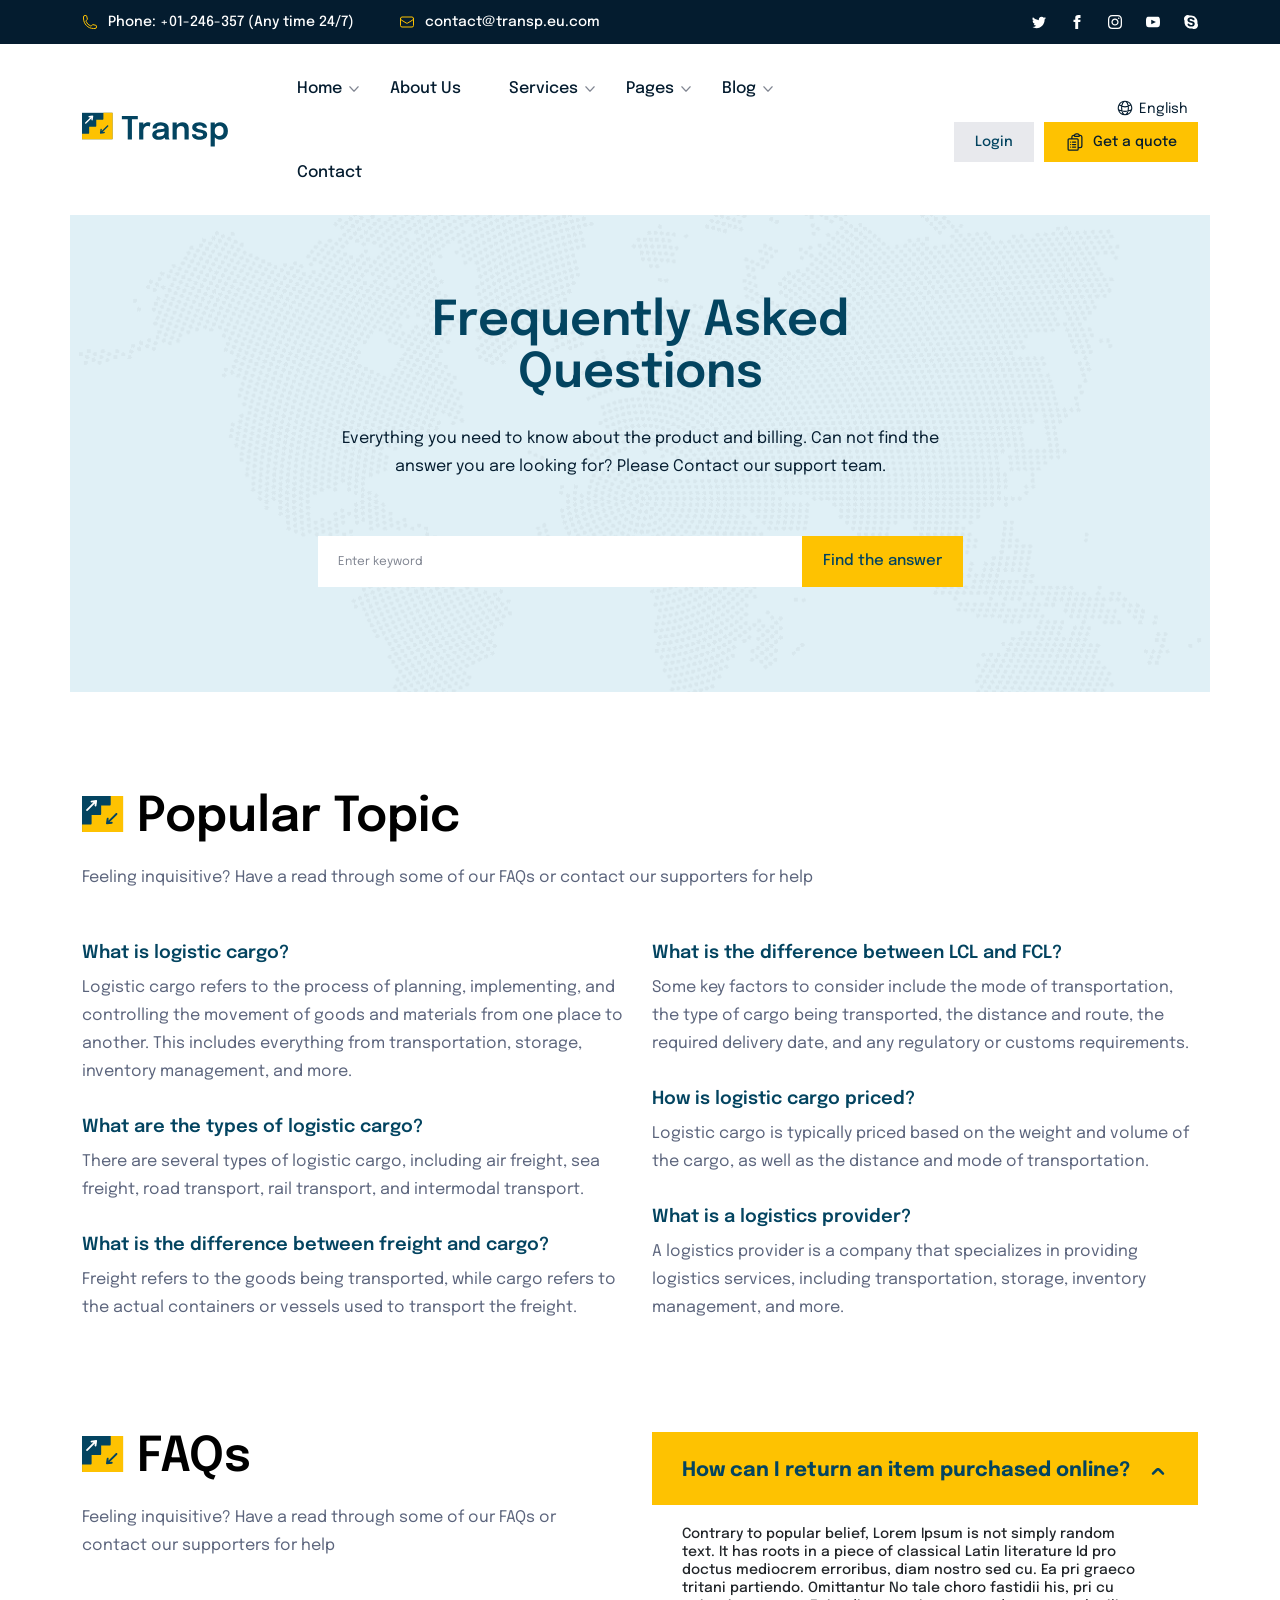
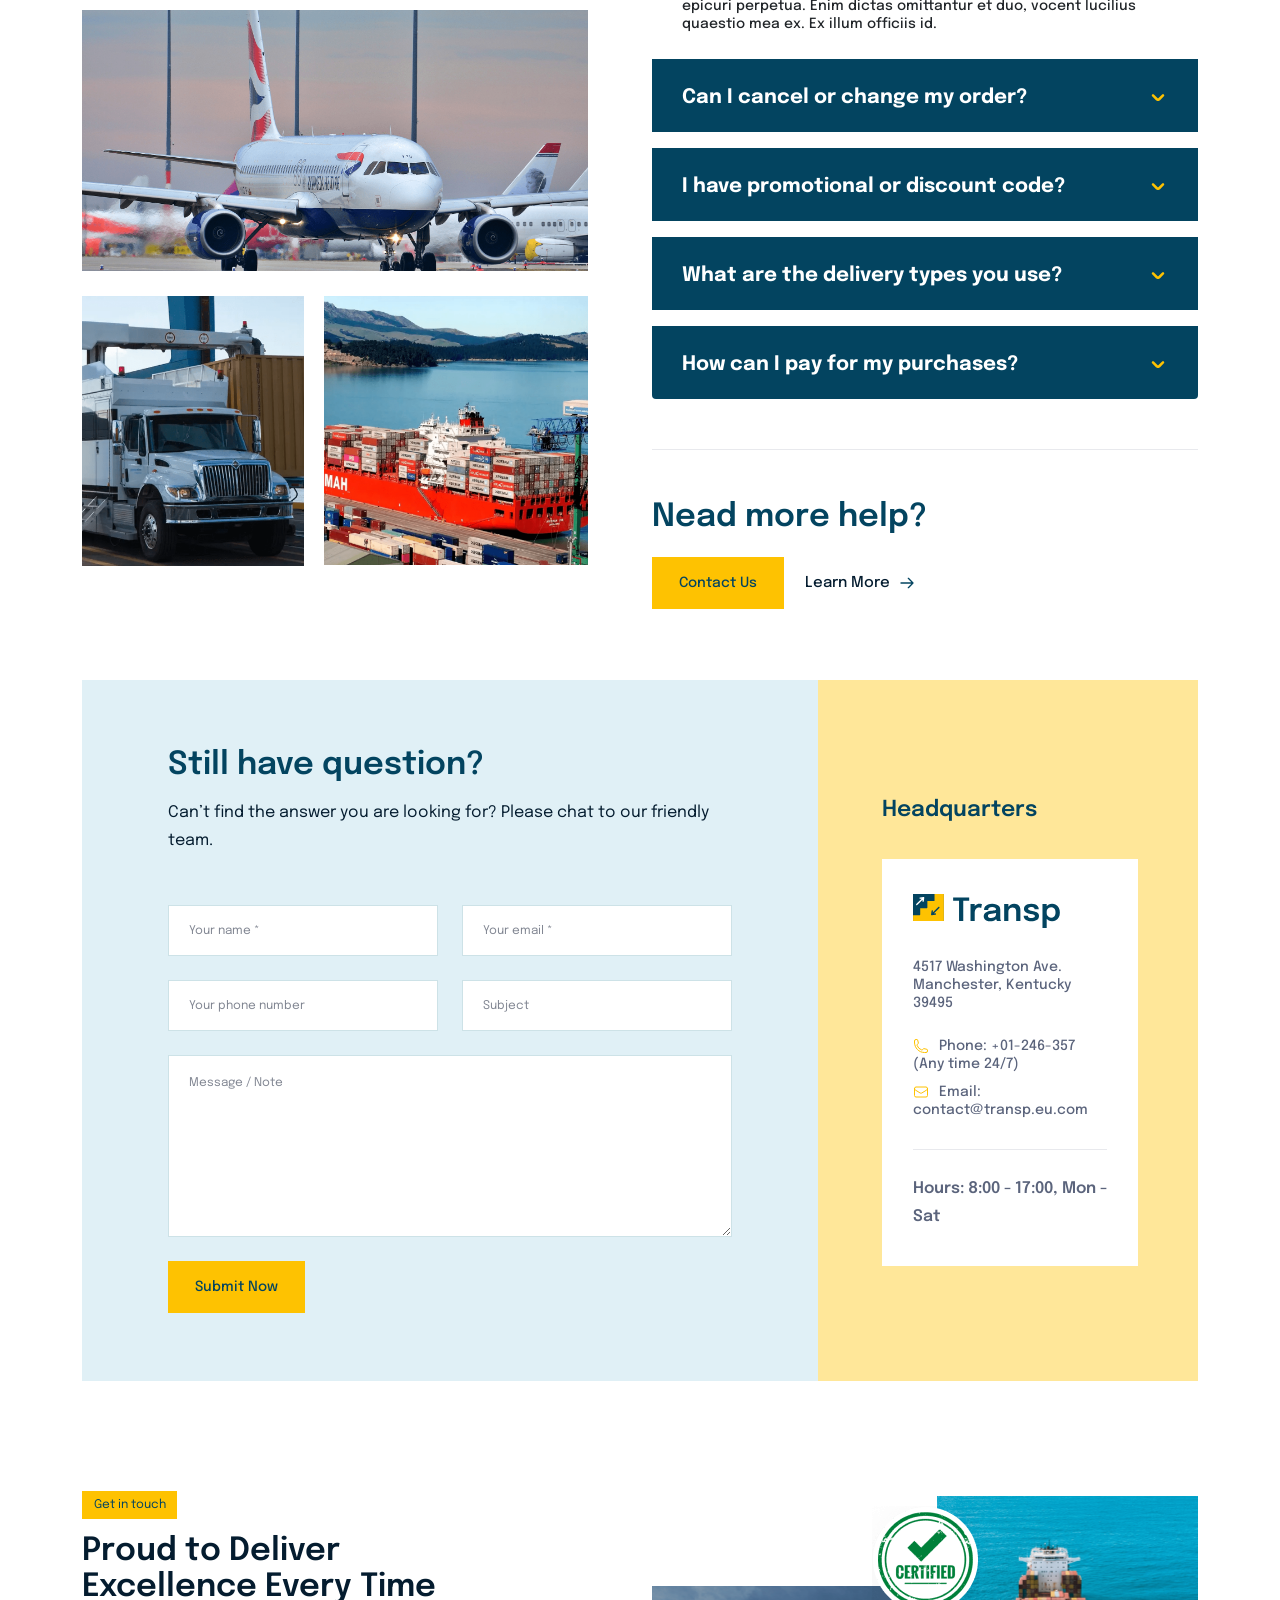
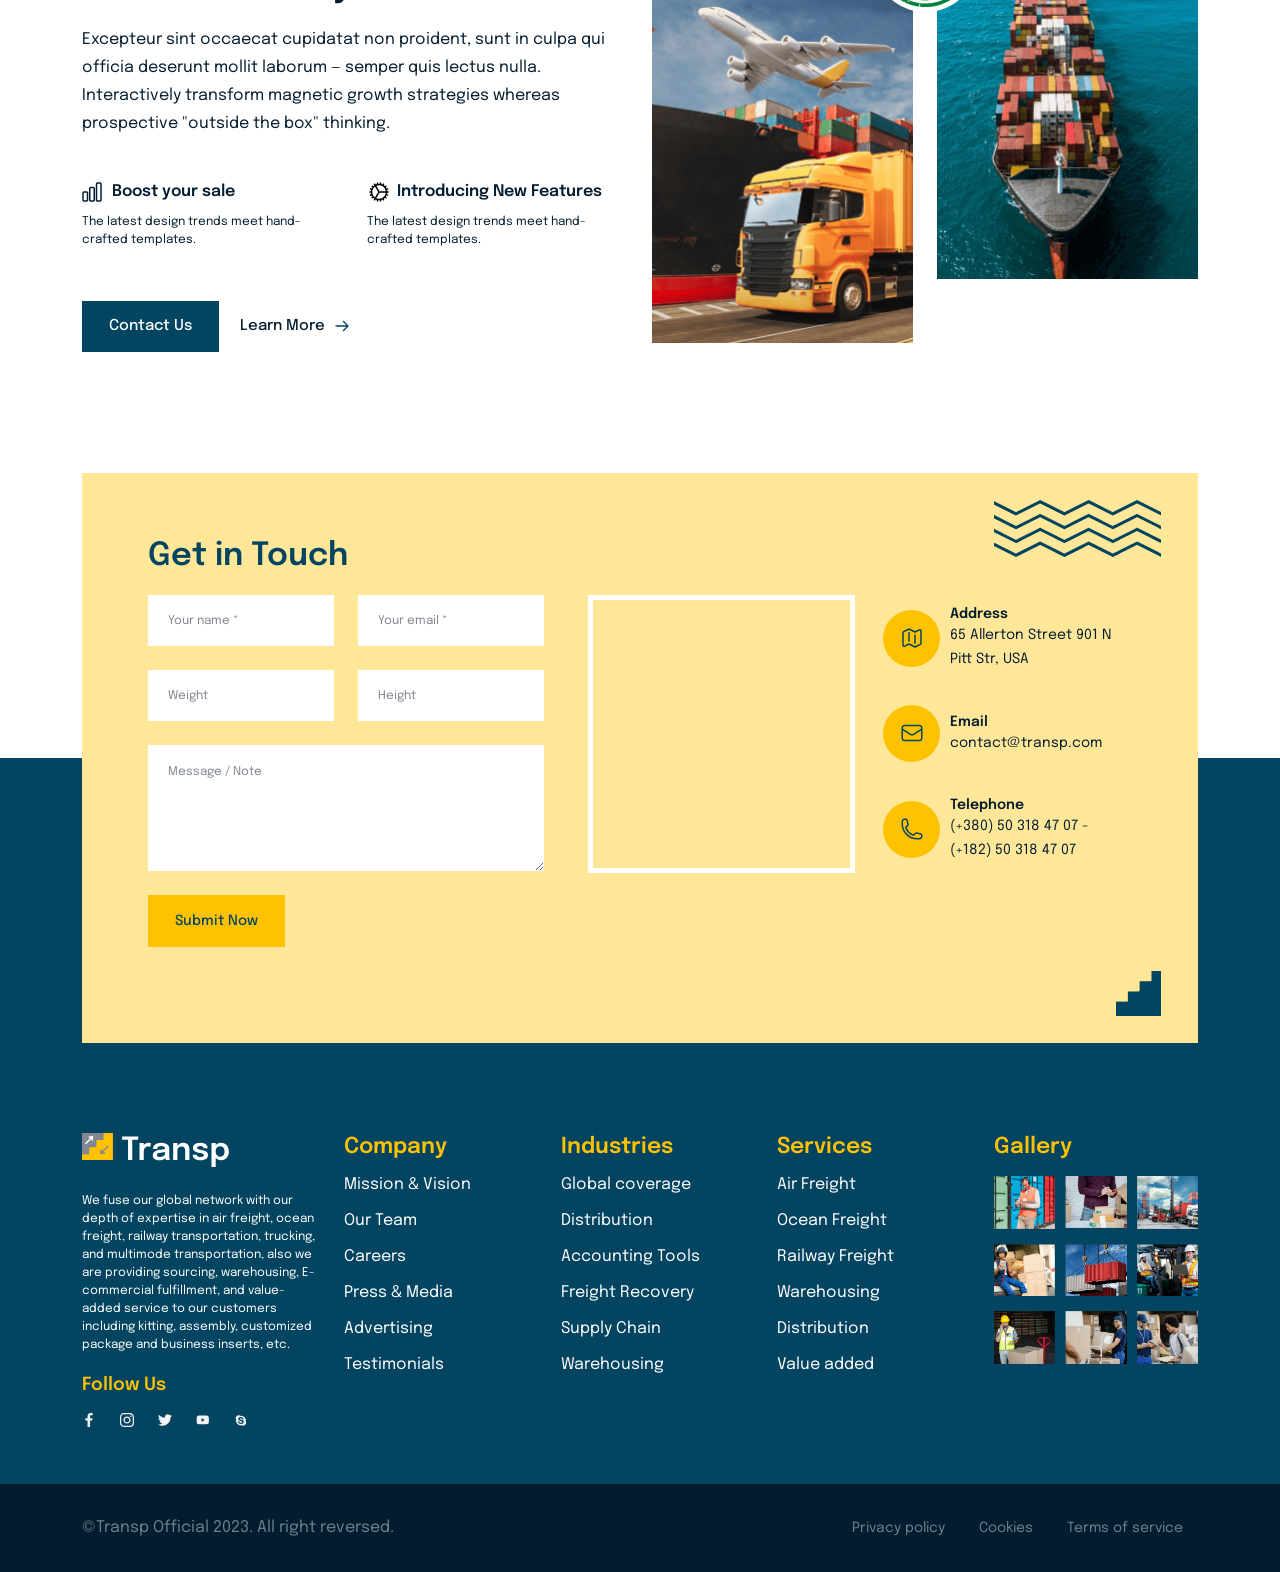
<file: faqs.html>
<!DOCTYPE html>
<html lang="en">
  <head>
    <meta charset="UTF-8">
    <meta name="viewport" content="width=device-width, initial-scale=1, maximum-scale=1">
    <meta http-equiv="X-UA-Compatible" content="ie=edge">
    <meta name="msapplication-TileColor" content="#0E0E0E">
    <meta name="template-color" content="#0E0E0E">
    <meta name="description" content="Index page">
    <meta name="keywords" content="index, page">
    <meta name="author" content="">
    <link rel="shortcut icon" type="image/x-icon" href="assets/imgs/template/favicon.svg">
    <link href="assets/css/style.css?v=3.0.0" rel="stylesheet">
    <title>FAQ's - Transport Courier Logistics HTML Template</title>
  </head>
  <body>
    <div id="preloader-active">
      <div class="preloader d-flex align-items-center justify-content-center">
        <div class="preloader-inner position-relative">
          <div class="flip-square"></div>
        </div>
      </div>
    </div>
    <div class="box-bar bg-grey-900">
      <div class="container position-relative">
        <div class="row align-items-center"> 
          <div class="col-lg-7 col-md-8 col-sm-5 col-4"> <a class="phone-icon mr-45" href="tel:+01-246-357">
              <svg fill="none" stroke="currentColor" stroke-width="1.5" viewbox="0 0 24 24" xmlns="http://www.w3.org/2000/svg" aria-hidden="true">
                <path stroke-linecap="round" stroke-linejoin="round" d="M2.25 6.75c0 8.284 6.716 15 15 15h2.25a2.25 2.25 0 002.25-2.25v-1.372c0-.516-.351-.966-.852-1.091l-4.423-1.106c-.44-.11-.902.055-1.173.417l-.97 1.293c-.282.376-.769.542-1.21.38a12.035 12.035 0 01-7.143-7.143c-.162-.441.004-.928.38-1.21l1.293-.97c.363-.271.527-.734.417-1.173L6.963 3.102a1.125 1.125 0 00-1.091-.852H4.5A2.25 2.25 0 002.25 4.5v2.25z"></path>
              </svg>Phone: +01-246-357 (Any time 24/7)</a><a class="email-icon" href="mailto:contact@transp.eu.com">
              <svg fill="none" stroke="currentColor" stroke-width="1.5" viewbox="0 0 24 24" xmlns="http://www.w3.org/2000/svg" aria-hidden="true">
                <path stroke-linecap="round" stroke-linejoin="round" d="M21.75 6.75v10.5a2.25 2.25 0 01-2.25 2.25h-15a2.25 2.25 0 01-2.25-2.25V6.75m19.5 0A2.25 2.25 0 0019.5 4.5h-15a2.25 2.25 0 00-2.25 2.25m19.5 0v.243a2.25 2.25 0 01-1.07 1.916l-7.5 4.615a2.25 2.25 0 01-2.36 0L3.32 8.91a2.25 2.25 0 01-1.07-1.916V6.75"></path>
              </svg>contact@transp.eu.com</a></div>
          <div class="col-lg-5 col-md-4 col-sm-7 col-8 text-end"><a class="icon-socials icon-twitter2" href="#">
              <svg class="bi bi-twitter" xmlns="http://www.w3.org/2000/svg" width="14" height="14" fill="" viewbox="0 0 16 16">
                <path d="M5.026 15c6.038 0 9.341-5.003 9.341-9.334 0-.14 0-.282-.006-.422A6.685 6.685 0 0 0 16 3.542a6.658 6.658 0 0 1-1.889.518 3.301 3.301 0 0 0 1.447-1.817 6.533 6.533 0 0 1-2.087.793A3.286 3.286 0 0 0 7.875 6.03a9.325 9.325 0 0 1-6.767-3.429 3.289 3.289 0 0 0 1.018 4.382A3.323 3.323 0 0 1 .64 6.575v.045a3.288 3.288 0 0 0 2.632 3.218 3.203 3.203 0 0 1-.865.115 3.23 3.23 0 0 1-.614-.057 3.283 3.283 0 0 0 3.067 2.277A6.588 6.588 0 0 1 .78 13.58a6.32 6.32 0 0 1-.78-.045A9.344 9.344 0 0 0 5.026 15z"></path>
              </svg></a><a class="icon-socials icon-facebook2" href="#">
              <svg xmlns="http://www.w3.org/2000/svg" width="14" height="14" viewbox="0 0 24 24">
                <path d="M9 8h-3v4h3v12h5v-12h3.642l.358-4h-4v-1.667c0-.955.192-1.333 1.115-1.333h2.885v-5h-3.808c-3.596 0-5.192 1.583-5.192 4.615v3.385z"></path>
              </svg></a><a class="icon-socials icon-instagram2" href="#">
              <svg class="bi bi-instagram" xmlns="http://www.w3.org/2000/svg" width="14" height="14" viewbox="0 0 24 24">
                <path d="M12 2.163c3.204 0 3.584.012 4.85.07 3.252.148 4.771 1.691 4.919 4.919.058 1.265.069 1.645.069 4.849 0 3.205-.012 3.584-.069 4.849-.149 3.225-1.664 4.771-4.919 4.919-1.266.058-1.644.07-4.85.07-3.204 0-3.584-.012-4.849-.07-3.26-.149-4.771-1.699-4.919-4.92-.058-1.265-.07-1.644-.07-4.849 0-3.204.013-3.583.07-4.849.149-3.227 1.664-4.771 4.919-4.919 1.266-.057 1.645-.069 4.849-.069zm0-2.163c-3.259 0-3.667.014-4.947.072-4.358.2-6.78 2.618-6.98 6.98-.059 1.281-.073 1.689-.073 4.948 0 3.259.014 3.668.072 4.948.2 4.358 2.618 6.78 6.98 6.98 1.281.058 1.689.072 4.948.072 3.259 0 3.668-.014 4.948-.072 4.354-.2 6.782-2.618 6.979-6.98.059-1.28.073-1.689.073-4.948 0-3.259-.014-3.667-.072-4.947-.196-4.354-2.617-6.78-6.979-6.98-1.281-.059-1.69-.073-4.949-.073zm0 5.838c-3.403 0-6.162 2.759-6.162 6.162s2.759 6.163 6.162 6.163 6.162-2.759 6.162-6.163c0-3.403-2.759-6.162-6.162-6.162zm0 10.162c-2.209 0-4-1.79-4-4 0-2.209 1.791-4 4-4s4 1.791 4 4c0 2.21-1.791 4-4 4zm6.406-11.845c-.796 0-1.441.645-1.441 1.44s.645 1.44 1.441 1.44c.795 0 1.439-.645 1.439-1.44s-.644-1.44-1.439-1.44z"></path>
              </svg></a><a class="icon-socials icon-youtube2" href="#">
              <svg class="bi bi-youtube" xmlns="http://www.w3.org/2000/svg" width="14" height="14" viewbox="0 0 24 24">
                <path d="M19.615 3.184c-3.604-.246-11.631-.245-15.23 0-3.897.266-4.356 2.62-4.385 8.816.029 6.185.484 8.549 4.385 8.816 3.6.245 11.626.246 15.23 0 3.897-.266 4.356-2.62 4.385-8.816-.029-6.185-.484-8.549-4.385-8.816zm-10.615 12.816v-8l8 3.993-8 4.007z"></path>
              </svg></a><a class="icon-socials icon-skype2" href="#">
              <svg xmlns="http://www.w3.org/2000/svg" width="14" height="14" viewbox="0 0 24 24">
                <path d="M22.987 13.966c1.357-7.765-5.416-14.412-13.052-12.979-5.821-3.561-12.503 3.226-8.935 9.029-1.387 7.747 5.384 14.48 13.083 13.01 5.832 3.536 12.493-3.26 8.904-9.06zm-10.603 5.891c-3.181 0-6.378-1.448-6.362-3.941.005-.752.564-1.442 1.309-1.442 1.873 0 1.855 2.795 4.837 2.795 2.093 0 2.807-1.146 2.807-1.944 0-2.886-9.043-1.117-9.043-6.543 0-2.938 2.402-4.962 6.179-4.741 3.602.213 5.713 1.803 5.917 3.289.101.971-.542 1.727-1.659 1.727-1.628 0-1.795-2.181-4.6-2.181-1.266 0-2.334.528-2.334 1.674 0 2.395 8.99 1.005 8.99 6.276-.001 3.039-2.423 5.031-6.041 5.031z"></path>
              </svg></a></div>
        </div>
      </div>
    </div>
    <header class="header sticky-bar">
      <div class="container">
        <div class="main-header">
          <div class="header-left">
            <div class="header-logo"><a class="d-flex" href="index.html"><img alt="Ecom" src="assets/imgs/template/logo.svg"></a></div>
            <div class="header-nav">
              <nav class="nav-main-menu d-none d-xl-block">
                <ul class="main-menu">
                  <li class="has-children"><a class="active" href="index.html">Home</a>
                    <ul class="sub-menu">
                      <li><a href="index-2.html">Homepage - 2</a></li>
                      <li><a href="index-3.html">Homepage - 3</a></li>
                      <li><a href="index-4.html">Homepage - 4</a></li>
                    </ul>
                  </li>
                  <li><a href="about.html">About Us</a></li>
                  <li class="has-children"><a href="#">Services</a>
                    <div class="sub-menu five-col">
                      <div class="menu-col">
                        <h6 class="color-brand-2 mb-15">Sea Forwarding</h6>
                        <div class="menu-image"><img src="assets/imgs/page/homepage1/menu1.png" alt="transp"></div>
                        <ul class="megamenu">
                          <li><a href="services.html">Container Shipping</a></li>
                          <li><a href="services.html">Bulk Shipping</a></li>
                          <li><a href="services.html">Roll-on/Roll-off Shipping</a></li>
                          <li><a href="services.html">Break Bulk Shipping</a></li>
                          <li><a href="services.html">Project Cargo Shipping</a></li>
                        </ul>
                      </div>
                      <div class="menu-col">
                        <h6 class="color-brand-2 mb-15">Air Freight Forwarding</h6>
                        <div class="menu-image"><img src="assets/imgs/page/homepage1/menu2.png" alt="transp"></div>
                        <ul class="megamenu">
                          <li><a href="services.html">General Cargo</a></li>
                          <li><a href="services.html">Express Shipping</a></li>
                          <li><a href="services.html">Dangerous Goods</a></li>
                          <li><a href="services.html">Oversized Cargo</a></li>
                          <li><a href="services.html">Perishable Goods</a></li>
                        </ul>
                      </div>
                      <div class="menu-col">
                        <h6 class="color-brand-2 mb-15">Land Transportation</h6>
                        <div class="menu-image"><img src="assets/imgs/page/homepage1/menu3.png" alt="transp"></div>
                        <ul class="megamenu">
                          <li><a href="services.html">Road Freight</a></li>
                          <li><a href="services.html">Rail Freight</a></li>
                          <li><a href="services.html">Intermodal Transportation</a></li>
                          <li><a href="services.html">Less-than-Truckload (LTL) Shipping</a></li>
                          <li><a href="services.html">Specialized Transportation</a></li>
                        </ul>
                      </div>
                      <div class="menu-col">
                        <h6 class="color-brand-2 mb-15">Railway Logistics</h6>
                        <div class="menu-image"><img src="assets/imgs/page/homepage1/menu4.png" alt="transp"></div>
                        <ul class="megamenu">
                          <li><a href="services.html">Rail Freight Transportation</a></li>
                          <li><a href="services.html">Rail Terminal Services</a></li>
                          <li><a href="services.html">Rail Freight Forwarding</a></li>
                          <li><a href="services.html">Intermodal Transportation</a></li>
                          <li><a href="services.html">Rail Logistics Consulting</a></li>
                        </ul>
                      </div>
                      <div class="menu-col">
                        <h6 class="color-brand-2 mb-15">Warehouse</h6>
                        <div class="menu-image"><img src="assets/imgs/page/homepage1/menu5.png" alt="transp"></div>
                        <ul class="megamenu">
                          <li><a href="services.html">Warehousing</a></li>
                          <li><a href="services.html">Distribution Center Operations</a></li>
                          <li><a href="services.html">E-Commerce Fulfillment</a></li>
                          <li><a href="services.html">Reverse Logistics</a></li>
                          <li><a href="services.html">Inventory Management</a></li>
                        </ul>
                      </div>
                    </div>
                  </li>
                  <li class="has-children"><a href="#">Pages</a>
                    <ul class="sub-menu">
                      <li><a href="service-detail.html">Service Detail</a></li>
                      <li><a href="trackyourparcel.html">Track Your Parcel</a></li>
                      <li><a href="workprocess.html">Work Process</a></li>
                      <li><a href="request-a-quote.html">Request a quote</a></li>
                      <li><a href="our-team.html">Our team</a></li>
                      <li><a href="faqs.html">FAQ's</a></li>
                      <li><a href="trackyourparcel.html">Track Your Parcel</a></li>
                      <li><a href="register.html">Register</a></li>
                      <li><a href="login.html">Login</a></li>
                      <li><a href="comingsoon.html">Coming soon</a></li>
                      <li><a href="newsletter.html">Newsletter</a></li>
                      <li><a href="404.html">Error 404</a></li>
                    </ul>
                  </li>
                  <li class="has-children"><a href="blog.html">Blog</a>
                    <ul class="sub-menu">
                      <li><a href="blog-single.html">Blog Details</a></li>
                    </ul>
                  </li>
                  <li><a href="contact.html">Contact</a></li>
                </ul>
              </nav>
              <div class="burger-icon burger-icon-white"><span class="burger-icon-top"></span><span class="burger-icon-mid"></span><span class="burger-icon-bottom"></span></div>
            </div>
            <div class="header-right">
              <div class="d-inline-block box-dropdown-cart"><span class="font-lg icon-list icon-account"><span class="font-sm color-grey-900 arrow-down"> 
                    <svg fill="none" stroke="currentColor" stroke-width="1.5" viewbox="0 0 24 24" xmlns="http://www.w3.org/2000/svg" aria-hidden="true">
                      <path stroke-linecap="round" stroke-linejoin="round" d="M12 21a9.004 9.004 0 008.716-6.747M12 21a9.004 9.004 0 01-8.716-6.747M12 21c2.485 0 4.5-4.03 4.5-9S14.485 3 12 3m0 18c-2.485 0-4.5-4.03-4.5-9S9.515 3 12 3m0 0a8.997 8.997 0 017.843 4.582M12 3a8.997 8.997 0 00-7.843 4.582m15.686 0A11.953 11.953 0 0112 10.5c-2.998 0-5.74-1.1-7.843-2.918m15.686 0A8.959 8.959 0 0121 12c0 .778-.099 1.533-.284 2.253m0 0A17.919 17.919 0 0112 16.5c-3.162 0-6.133-.815-8.716-2.247m0 0A9.015 9.015 0 013 12c0-1.605.42-3.113 1.157-4.418"></path>
                    </svg>English</span></span>
                <div class="dropdown-account">
                  <ul>
                    <li><a class="font-md" href="#"><img src="assets/imgs/template/icons/en.png" alt="transp">
                        English</a></li>
                    <li><a class="font-md" href="#"><img src="assets/imgs/template/icons/fr.png" alt="transp">
                        French</a></li>
                    <li><a class="font-md" href="#"><img src="assets/imgs/template/icons/cn.png" alt="transp">
                        Chiness</a></li>
                  </ul>
                </div>
              </div>
              <div class="d-none d-sm-inline-block"><a class="btn btn-default mr-10 hover-up" href="login.html">Login</a><a class="btn btn-brand-1 d-none d-xl-inline-block hover-up" href="request-a-quote.html">
                  <svg fill="none" stroke="currentColor" stroke-width="1.5" viewbox="0 0 24 24" xmlns="http://www.w3.org/2000/svg" aria-hidden="true">
                    <path stroke-linecap="round" stroke-linejoin="round" d="M9 12h3.75M9 15h3.75M9 18h3.75m3 .75H18a2.25 2.25 0 002.25-2.25V6.108c0-1.135-.845-2.098-1.976-2.192a48.424 48.424 0 00-1.123-.08m-5.801 0c-.065.21-.1.433-.1.664 0 .414.336.75.75.75h4.5a.75.75 0 00.75-.75 2.25 2.25 0 00-.1-.664m-5.8 0A2.251 2.251 0 0113.5 2.25H15c1.012 0 1.867.668 2.15 1.586m-5.8 0c-.376.023-.75.05-1.124.08C9.095 4.01 8.25 4.973 8.25 6.108V8.25m0 0H4.875c-.621 0-1.125.504-1.125 1.125v11.25c0 .621.504 1.125 1.125 1.125h9.75c.621 0 1.125-.504 1.125-1.125V9.375c0-.621-.504-1.125-1.125-1.125H8.25zM6.75 12h.008v.008H6.75V12zm0 3h.008v.008H6.75V15zm0 3h.008v.008H6.75V18z"> </path>
                  </svg>Get a quote</a></div>
            </div>
          </div>
        </div>
      </div>
    </header>
    <div class="mobile-header-active mobile-header-wrapper-style perfect-scrollbar">
      <div class="mobile-header-wrapper-inner">
        <div class="mobile-header-content-area">
          <div class="mobile-logo"><a class="btn btn-brand-1 hover-up" href="request-a-quote.html">
              <svg fill="none" stroke="currentColor" stroke-width="1.5" viewbox="0 0 24 24" xmlns="http://www.w3.org/2000/svg" aria-hidden="true">
                <path stroke-linecap="round" stroke-linejoin="round" d="M9 12h3.75M9 15h3.75M9 18h3.75m3 .75H18a2.25 2.25 0 002.25-2.25V6.108c0-1.135-.845-2.098-1.976-2.192a48.424 48.424 0 00-1.123-.08m-5.801 0c-.065.21-.1.433-.1.664 0 .414.336.75.75.75h4.5a.75.75 0 00.75-.75 2.25 2.25 0 00-.1-.664m-5.8 0A2.251 2.251 0 0113.5 2.25H15c1.012 0 1.867.668 2.15 1.586m-5.8 0c-.376.023-.75.05-1.124.08C9.095 4.01 8.25 4.973 8.25 6.108V8.25m0 0H4.875c-.621 0-1.125.504-1.125 1.125v11.25c0 .621.504 1.125 1.125 1.125h9.75c.621 0 1.125-.504 1.125-1.125V9.375c0-.621-.504-1.125-1.125-1.125H8.25zM6.75 12h.008v.008H6.75V12zm0 3h.008v.008H6.75V15zm0 3h.008v.008H6.75V18z"> </path>
              </svg>Get a quote</a></div>
          <div class="burger-icon"><span class="burger-icon-top"></span><span class="burger-icon-mid"></span><span class="burger-icon-bottom"></span></div>
          <div class="perfect-scroll">
            <div class="mobile-menu-wrap mobile-header-border">
              <nav class="mt-15">
                <ul class="mobile-menu font-heading">
                  <li class="has-children"><a class="active" href="index.html">Home</a>
                    <ul class="sub-menu">
                      <li><a href="index.html">Homepage - 1</a></li>
                      <li><a href="index-2.html">Homepage - 2</a></li>
                      <li><a href="index-3.html">Homepage - 3</a></li>
                      <li><a href="index-4.html">Homepage - 4</a></li>
                    </ul>
                  </li>
                  <li><a href="about.html">About</a></li>
                  <li class="has-children"><a href="services.html">Services</a>
                    <ul class="sub-menu">
                      <li><a href="service-detail.html">Service Details</a></li>
                    </ul>
                  </li>
                  <li class="has-children"><a href="#">Pages</a>
                    <ul class="sub-menu">
                      <li><a href="trackyourparcel.html">Track Your Parcel</a></li>
                      <li><a href="workprocess.html">Work Process</a></li>
                      <li><a href="request-a-quote.html">Request a quote</a></li>
                      <li><a href="our-team.html">Our team</a></li>
                      <li><a href="faqs.html">FAQ's</a></li>
                      <li><a href="trackyourparcel.html">Track Your Parcel</a></li>
                      <li><a href="register.html">Register</a></li>
                      <li><a href="login.html">Login</a></li>
                      <li><a href="comingsoon.html">Coming soon</a></li>
                      <li><a href="404.html">Error 404</a></li>
                    </ul>
                  </li>
                  <li class="has-children"><a href="blog.html">Blog Pages</a>
                    <ul class="sub-menu">
                      <li><a href="blog-single.html">Blog Details</a></li>
                    </ul>
                  </li>
                  <li><a href="contact.html">Contact</a></li>
                </ul>
              </nav>
            </div>
            <div class="site-copyright color-grey-400 mt-0">
              <div class="box-download-app">
                <p class="font-xs color-grey-900 mb-25">Download our Apps and get extra 15% Discount on your first Order…!</p>
                <div class="mb-25">
                  <div class="d-flex"><a class="mr-10" href="#"><img src="assets/imgs/template/appstore-btn.png" alt="transp"></a><a href="#"><img src="assets/imgs/template/google-play-btn.png" alt="transp"></a></div>
                </div>
              </div>
              <div class="mb-0"><span class="font-xs color-grey-500">©Transp Official 2023. All right reversed.</span></div>
            </div>
          </div>
        </div>
      </div>
    </div>
    <main class="main">
      <section class="section d-block hero-faqs">
        <div class="container position-relative"> 
          <div class="banner-trackyourparcel"></div>
          <div class="box-info-trackyourparcel"> 
            <h2 class="color-brand-2 mb-25">Frequently Asked <br class="d-none d-lg-block">Questions</h2>
            <p class="color-grey-900 font-md">Everything you need to know about the product and billing. Can not find the answer you are looking for? Please Contact our support team.</p>
            <div class="form-trackparcel mb-0"> 
              <form action="#">
                <div class="form-group"> 
                  <input class="form-control" type="text" placeholder="Enter keyword">
                  <input class="btn btn-brand-1 btn-track" type="submit" value="Find the answer">
                </div>
              </form>
            </div>
          </div>
        </div>
      </section>
      <section class="section mt-100">
        <div class="container position-relative"> 
          <h2 class="title-favicon mb-20">Popular Topic</h2>
          <p class="font-md color-grey-700">Feeling inquisitive? Have a read through some of our FAQs or contact our supporters for help</p>
          <div class="row mt-50"> 
            <div class="col-lg-6">
              <div class="item-faqs-2 mb-30"> <a href="#">
                  <h6 class="color-brand-2 mb-10">What is logistic cargo?</h6></a>
                <p class="font-md color-grey-700">Logistic cargo refers to the process of planning, implementing, and controlling the movement of goods and materials from one place to another. This includes everything from transportation, storage, inventory management, and more.</p>
              </div>
              <div class="item-faqs-2 mb-30"> <a href="#">
                  <h6 class="color-brand-2 mb-10">What are the types of logistic cargo?</h6></a>
                <p class="font-md color-grey-700">There are several types of logistic cargo, including air freight, sea freight, road transport, rail transport, and intermodal transport.</p>
              </div>
              <div class="item-faqs-2 mb-30"> <a href="#">
                  <h6 class="color-brand-2 mb-10">What is the difference between freight and cargo?</h6></a>
                <p class="font-md color-grey-700">Freight refers to the goods being transported, while cargo refers to the actual containers or vessels used to transport the freight.</p>
              </div>
            </div>
            <div class="col-lg-6">
              <div class="item-faqs-2 mb-30"> <a href="#">
                  <h6 class="color-brand-2 mb-10">What is the difference between LCL and FCL?</h6></a>
                <p class="font-md color-grey-700">Some key factors to consider include the mode of transportation, the type of cargo being transported, the distance and route, the required delivery date, and any regulatory or customs requirements.</p>
              </div>
              <div class="item-faqs-2 mb-30"> <a href="#">
                  <h6 class="color-brand-2 mb-10">How is logistic cargo priced?</h6></a>
                <p class="font-md color-grey-700">Logistic cargo is typically priced based on the weight and volume of the cargo, as well as the distance and mode of transportation.</p>
              </div>
              <div class="item-faqs-2 mb-30"> <a href="#">
                  <h6 class="color-brand-2 mb-10">What is a logistics provider?</h6></a>
                <p class="font-md color-grey-700">A logistics provider is a company that specializes in providing logistics services, including transportation, storage, inventory management, and more.</p>
              </div>
            </div>
          </div>
        </div>
      </section>
      <section class="section pt-80 mb-70 bg-faqs">
        <div class="container">
          <div class="row">
            <div class="col-lg-6">
              <div class="box-faqs-left">
                <h2 class="title-favicon mb-20">FAQs</h2>
                <p class="font-md color-grey-700 mb-50">Feeling inquisitive? Have a read through some of our FAQs or contact our supporters for help</p>
                <div class="box-gallery-faqs"> 
                  <div class="image-top"> <img src="assets/imgs/page/trackyourparcel/img-faqs1.png" alt="transp"></div>
                  <div class="image-bottom"> 
                    <div class="image-faq-1"> <img src="assets/imgs/page/trackyourparcel/img-faqs2.png" alt="transp"></div>
                    <div class="image-faq-2"> <img src="assets/imgs/page/trackyourparcel/img-faqs3.png" alt="transp"></div>
                  </div>
                </div>
              </div>
            </div>
            <div class="col-lg-6">
              <div class="box-accordion">
                <div class="accordion" id="accordionFAQ">
                  <div class="accordion-item">
                    <h5 class="accordion-header" id="headingTwo">
                      <button class="accordion-button text-heading-5" type="button" data-bs-toggle="collapse" data-bs-target="#collapseTwo" aria-expanded="false" aria-controls="collapseTwo">How can I return an item purchased online?</button>
                    </h5>
                    <div class="accordion-collapse collapse show" id="collapseTwo" aria-labelledby="headingTwo" data-bs-parent="#accordionFAQ">
                      <div class="accordion-body">Contrary to popular belief, Lorem Ipsum is not simply random text. It has roots in a piece of classical Latin literature Id pro doctus mediocrem erroribus, diam nostro sed cu. Ea pri graeco tritani partiendo. Omittantur No tale choro fastidii his, pri cu epicuri perpetua. Enim dictas omittantur et duo, vocent lucilius quaestio mea ex. Ex illum officiis id.</div>
                    </div>
                  </div>
                  <div class="accordion-item">
                    <h5 class="accordion-header" id="headingThree">
                      <button class="accordion-button text-heading-5 collapsed text-heading-5 type=" data-bs-toggle="collapse" data-bs-target="#collapseThree" aria-expanded="false" aria-controls="collapseThree">Can I cancel or change my order?</button>
                    </h5>
                    <div class="accordion-collapse collapse" id="collapseThree" aria-labelledby="headingThree" data-bs-parent="#accordionFAQ">
                      <div class="accordion-body">Aut architecto consequatur sit error nemo sed dolorum suscipit 33 impedit dignissimos ut velit blanditiis qui quos magni id dolore dignissimos. Sit ipsa consectetur et sint harum et dicta consequuntur id cupiditate perferendis qui quisquam enim. Vel autem illo id error excepturi est dolorum voluptas qui maxime consequatur et culpa quibusdam in iusto vero sit amet Quis.</div>
                    </div>
                  </div>
                  <div class="accordion-item">
                    <h5 class="accordion-header" id="headingFour">
                      <button class="accordion-button text-heading-5 collapsed" type="button" data-bs-toggle="collapse" data-bs-target="#collapseFour" aria-expanded="false" aria-controls="collapseFour">I have promotional or discount code?</button>
                    </h5>
                    <div class="accordion-collapse collapse" id="collapseFour" aria-labelledby="headingFour" data-bs-parent="#accordionFAQ">
                      <div class="accordion-body">Eos nostrum aperiam ab enim quas sit voluptate fuga. Ea aperiam voluptas a accusantium similique 33 alias sapiente non vitae repellat et dolorum omnis eos beatae praesentium id sunt corporis. Aut nisi blanditiis aut corrupti quae et accusantium doloribus sed tempore libero a dolorum beatae.</div>
                    </div>
                  </div>
                  <div class="accordion-item">
                    <h5 class="accordion-header" id="headingFive">
                      <button class="accordion-button text-heading-5 collapsed" type="button" data-bs-toggle="collapse" data-bs-target="#collapseFive" aria-expanded="false" aria-controls="collapseFive">What are the delivery types you use?</button>
                    </h5>
                    <div class="accordion-collapse collapse" id="collapseFive" aria-labelledby="headingFive" data-bs-parent="#accordionFAQ">
                      <div class="accordion-body">Et beatae quae ex minima porro aut nihil quia sed optio dignissimos et voluptates deleniti et nesciunt veritatis et suscipit quod. Est sint voluptate id unde nesciunt non deleniti debitis. Ut dolores tempore vel placeat nemo quo enim reprehenderit eos corrupti maiores et minima quaerat. Quo sequi eaque eum similique sint et autem perspiciatis cum Quis exercitationem quo quos excepturi non ducimus ducimus eos natus velit.</div>
                    </div>
                  </div>
                  <div class="accordion-item">
                    <h5 class="accordion-header" id="headingSix">
                      <button class="accordion-button text-heading-5 collapsed" type="button" data-bs-toggle="collapse" data-bs-target="#collapseSix" aria-expanded="false" aria-controls="collapseSix">How can I pay for my purchases?</button>
                    </h5>
                    <div class="accordion-collapse collapse" id="collapseSix" aria-labelledby="headingSix" data-bs-parent="#accordionFAQ">
                      <div class="accordion-body">Qui quas itaque ut molestias culpa vel culpa voluptas eos fugit sint ex veritatis totam cum unde maxime! Qui eius fugiat qui veritatis cumque a nesciunt nemo. Id numquam rerum est molestiae quia ut nisi architecto a officiis itaque eum quod repellat ut dolorem dolorem aut ipsam ipsa.</div>
                    </div>
                  </div>
                </div>
                <div class="line-border mt-50 mb-50"></div>
                <h3 class="color-brand-2">Nead more help?</h3>
                <div class="mt-20"> <a class="btn btn-brand-1-big mr-20" href="contact.html">Contact Us</a><a class="btn btn-link-medium" href="#">Learn More
                    <svg class="w-6 h-6 icon-16 ml-5" fill="none" stroke="currentColor" viewbox="0 0 24 24" xmlns="http://www.w3.org/2000/svg">
                      <path stroke-linecap="round" stroke-linejoin="round" stroke-width="2" d="M14 5l7 7m0 0l-7 7m7-7H3"></path>
                    </svg></a></div>
              </div>
            </div>
          </div>
        </div>
      </section>
      <section class="section">
        <div class="container position-relative"> 
          <div class="box-cover-contactform">
            <div class="row align-items-center"> 
              <div class="col-xl-8 col-lg-7">
                <div class="box-contactform-left"> 
                  <h3 class="color-brand-2 mb-15">Still have question?</h3>
                  <p class="font-md color-grey-900 mb-50">Can’t find the answer you are looking for? Please chat to our friendly team.</p>
                  <form action="#"> 
                    <div class="row"> 
                      <div class="col-md-6">
                        <div class="form-group"> 
                          <input class="form-control" type="text" placeholder="Your name *">
                        </div>
                      </div>
                      <div class="col-md-6">
                        <div class="form-group"> 
                          <input class="form-control" type="text" placeholder="Your email *">
                        </div>
                      </div>
                      <div class="col-md-6">
                        <div class="form-group"> 
                          <input class="form-control" type="text" placeholder="Your phone number">
                        </div>
                      </div>
                      <div class="col-md-6">
                        <div class="form-group"> 
                          <input class="form-control" type="text" placeholder="Subject">
                        </div>
                      </div>
                      <div class="col-md-12">
                        <div class="form-group"> 
                          <textarea class="form-control" placeholder="Message / Note" rows="8"></textarea>
                        </div>
                      </div>
                      <div class="col-md-12">
                        <input class="btn btn-brand-1-big" type="submit" value="Submit Now">
                      </div>
                    </div>
                  </form>
                </div>
              </div>
              <div class="col-xl-4 col-lg-5 position-relative">
                <div class="box-contactform-right"> 
                  <h5 class="color-brand-2 mb-35">Headquarters</h5>
                  <div class="map-info"> <img class="mb-25" src="assets/imgs/template/logo.svg" alt="transp">
                    <p class="color-grey-700 mb-25">4517 Washington Ave. Manchester, Kentucky 39495</p>
                    <p class="color-grey-700 mb-10"> 
                      <svg class="icon-16 mr-10 color-brand-1" fill="none" stroke="currentColor" stroke-width="1.5" viewbox="0 0 24 24" xmlns="http://www.w3.org/2000/svg" aria-hidden="true">
                        <path stroke-linecap="round" stroke-linejoin="round" d="M2.25 6.75c0 8.284 6.716 15 15 15h2.25a2.25 2.25 0 002.25-2.25v-1.372c0-.516-.351-.966-.852-1.091l-4.423-1.106c-.44-.11-.902.055-1.173.417l-.97 1.293c-.282.376-.769.542-1.21.38a12.035 12.035 0 01-7.143-7.143c-.162-.441.004-.928.38-1.21l1.293-.97c.363-.271.527-.734.417-1.173L6.963 3.102a1.125 1.125 0 00-1.091-.852H4.5A2.25 2.25 0 002.25 4.5v2.25z"></path>
                      </svg>Phone: +01-246-357 (Any time 24/7)
                    </p>
                    <p class="color-grey-700 mb-30"> 
                      <svg class="icon-16 mr-10 color-brand-1" fill="none" stroke="currentColor" stroke-width="1.5" viewbox="0 0 24 24" xmlns="http://www.w3.org/2000/svg" aria-hidden="true">
                        <path stroke-linecap="round" stroke-linejoin="round" d="M21.75 6.75v10.5a2.25 2.25 0 01-2.25 2.25h-15a2.25 2.25 0 01-2.25-2.25V6.75m19.5 0A2.25 2.25 0 0019.5 4.5h-15a2.25 2.25 0 00-2.25 2.25m19.5 0v.243a2.25 2.25 0 01-1.07 1.916l-7.5 4.615a2.25 2.25 0 01-2.36 0L3.32 8.91a2.25 2.25 0 01-1.07-1.916V6.75"></path>
                      </svg>Email: contact@transp.eu.com
                    </p>
                    <div class="line-border mb-25"> </div>
                    <p class="color-grey-700 font-md-bold">Hours: 8:00 - 17:00, Mon - Sat </p>
                  </div>
                </div>
              </div>
            </div>
          </div>
        </div>
      </section>
      <div class="mt-90"></div>
      <section class="section pt-20 pb-120">
        <div class="container"> 
          <div class="row align-items-center"> 
            <div class="col-lg-6"> <span class="btn btn-tag">Get in touch</span>
              <h3 class="color-grey-900 mb-20 mt-15">Proud to Deliver <br class="d-none d-lg-block">Excellence Every Time</h3>
              <p class="font-md color-grey-900 mb-40">Excepteur sint occaecat cupidatat non proident, sunt in culpa qui officia deserunt mollit laborum — semper quis lectus nulla. Interactively transform magnetic growth strategies whereas prospective "outside the box" thinking.</p>
              <div class="row"> 
                <div class="col-lg-6 mb-30"> 
                  <h6 class="chart-title font-md-bold color-grey-900">Boost your sale</h6>
                  <p class="font-xs color-grey-900">The latest design trends meet hand-crafted templates.</p>
                </div>
                <div class="col-lg-6 mb-30"> 
                  <h6 class="feature-title font-md-bold color-grey-900">Introducing New Features</h6>
                  <p class="font-xs color-grey-900">The latest design trends meet hand-crafted templates.</p>
                </div>
              </div>
              <div class="mt-20"> <a class="btn btn-brand-2 mr-20" href="contact.html">Contact Us</a><a class="btn btn-link-medium" href="#">Learn More
                  <svg class="w-6 h-6 icon-16 ml-5" fill="none" stroke="currentColor" viewbox="0 0 24 24" xmlns="http://www.w3.org/2000/svg">
                    <path stroke-linecap="round" stroke-linejoin="round" stroke-width="2" d="M14 5l7 7m0 0l-7 7m7-7H3"></path>
                  </svg></a></div>
            </div>
            <div class="col-lg-6 position-relative"> 
              <div class="certified-icon"><img src="assets/imgs/page/homepage3/certified.png" alt="transp"></div>
              <div class="row"> 
                <div class="col-md-6"><img class="mt-90" src="assets/imgs/page/homepage3/img-info-5.png" alt="transp"></div>
                <div class="col-md-6"> <img src="assets/imgs/page/homepage3/img-info-5-2.png" alt="transp"></div>
              </div>
            </div>
          </div>
        </div>
      </section>
      <div class="section bg-map d-block">
        <div class="container">
          <div class="box-newsletter">
            <h3 class="color-brand-2 mb-20">Get in Touch</h3>
            <div class="row">
              <div class="col-lg-5 mb-30">
                <div class="form-newsletter">
                  <form action="#">
                    <div class="row">
                      <div class="col-md-6">
                        <div class="form-group">
                          <input class="form-control" type="text" placeholder="Your name *">
                        </div>
                      </div>
                      <div class="col-md-6">
                        <div class="form-group">
                          <input class="form-control" type="text" placeholder="Your email *">
                        </div>
                      </div>
                      <div class="col-md-6">
                        <div class="form-group">
                          <input class="form-control" type="text" placeholder="Weight">
                        </div>
                      </div>
                      <div class="col-md-6">
                        <div class="form-group">
                          <input class="form-control" type="text" placeholder="Height">
                        </div>
                      </div>
                      <div class="col-md-12">
                        <div class="form-group">
                          <textarea class="form-control" placeholder="Message / Note" rows="5"></textarea>
                        </div>
                      </div>
                      <div class="col-md-12">
                        <input class="btn btn-brand-1-big" type="submit" value="Submit Now">
                      </div>
                    </div>
                  </form>
                </div>
              </div>
              <div class="col-lg-7 mb-30">
                <div class="d-flex box-newsletter-right">
                  <div class="box-map-2">
                    <iframe src="https://www.google.com/maps/embed?pb=!1m18!1m12!1m3!1d3179.960389549842!2d-83.76408938441998!3d37.15364135542302!2m3!1f0!2f0!3f0!3m2!1i1024!2i768!4f13.1!3m3!1m2!1s0x884352a00e70879f%3A0x1ad06ed33b7003c!2sIangar!5e0!3m2!1svi!2s!4v1678013229780!5m2!1svi!2s" height="242" style="border:0;" allowfullscreen="" loading="lazy" referrerpolicy="no-referrer-when-downgrade"></iframe>
                  </div>
                  <ul class="list-info-footer">
                    <li>
                      <div class="cardImage"><span class="icon-brand-1"><img src="assets/imgs/page/homepage2/address.svg" alt="transp"></span></div>
                      <div class="cardInfo">
                        <h6 class="font-sm-bold color-grey-900">Address</h6>
                        <p class="font-sm color-grey-900">65 Allerton Street 901 N Pitt Str, USA</p>
                      </div>
                    </li>
                    <li>
                      <div class="cardImage"><span class="icon-brand-1"><img src="assets/imgs/page/homepage2/email.svg" alt="transp"></span></div>
                      <div class="cardInfo">
                        <h6 class="font-sm-bold color-grey-900">Email</h6>
                        <p class="font-sm color-grey-900">contact@transp.com</p>
                      </div>
                    </li>
                    <li>
                      <div class="cardImage"><span class="icon-brand-1"><img src="assets/imgs/page/homepage2/phone.svg" alt="transp"></span></div>
                      <div class="cardInfo">
                        <h6 class="font-sm-bold color-grey-900">Telephone</h6>
                        <p class="font-sm color-grey-900">(+380) 50 318 47 07 - (+182) 50 318 47 07</p>
                      </div>
                    </li>
                  </ul>
                </div>
              </div>
            </div>
          </div>
        </div>
      </div>
    </main>
    <footer class="footer">
      <div class="footer-1">
        <div class="container">
          <div class="row">
            <div class="col-lg-3 width-23 mb-30">
              <div class="mb-20"><img src="assets/imgs/template/logo-footer.svg" alt="transp"></div>
              <p class="font-xs mb-20 color-white">We fuse our global network with our depth of expertise in air freight, ocean freight, railway transportation, trucking, and multimode transportation, also we are providing sourcing, warehousing, E-commercial fulfillment, and value-added service to our customers including kitting, assembly, customized package and business inserts, etc.</p>
              <h6 class="color-brand-1">Follow Us</h6>
              <div class="mt-15"><a class="icon-socials icon-facebook" href="#"></a><a class="icon-socials icon-instagram" href="#"></a><a class="icon-socials icon-twitter" href="#"></a><a class="icon-socials icon-youtube" href="#"></a><a class="icon-socials icon-skype" href="#"></a></div>
            </div>
            <div class="col-lg-3 width-16 mb-30">
              <h5 class="mb-10 color-brand-1">Company</h5>
              <ul class="menu-footer">
                <li><a href="about.html">Mission &amp; Vision</a></li>
                <li><a href="team.html">Our Team</a></li>
                <li><a href="career.html">Careers</a></li>
                <li><a href="#">Press &amp; Media</a></li>
                <li><a href="#">Advertising</a></li>
                <li><a href="#">Testimonials</a></li>
              </ul>
            </div>
            <div class="col-lg-3 width-16 mb-30">
              <h5 class="mb-10 color-brand-1">Industries</h5>
              <ul class="menu-footer">
                <li><a href="#">Global coverage</a></li>
                <li><a href="#">Distribution</a></li>
                <li><a href="#">Accounting Tools</a></li>
                <li><a href="#">Freight Recovery</a></li>
                <li><a href="#">Supply Chain</a></li>
                <li><a href="#">Warehousing</a></li>
              </ul>
            </div>
            <div class="col-lg-3 width-16 mb-30">
              <h5 class="mb-10 color-brand-1">Services</h5>
              <ul class="menu-footer">
                <li><a href="#">Air Freight</a></li>
                <li><a href="#">Ocean Freight</a></li>
                <li><a href="#">Railway Freight</a></li>
                <li><a href="#">Warehousing</a></li>
                <li><a href="#">Distribution</a></li>
                <li><a href="#">Value added</a></li>
              </ul>
            </div>
            <div class="col-lg-3 width-20 mb-30">
              <h5 class="mb-10 color-brand-1">Gallery</h5>
              <div class="galleries-footer"> 
                <ul class="list-imgs"> 
                  <li> <img src="assets/imgs/page/homepage1/gal1.png" alt="transp"></li>
                  <li> <img src="assets/imgs/page/homepage1/gal2.png" alt="transp"></li>
                  <li> <img src="assets/imgs/page/homepage1/gal3.png" alt="transp"></li>
                  <li> <img src="assets/imgs/page/homepage1/gal4.png" alt="transp"></li>
                  <li> <img src="assets/imgs/page/homepage1/gal5.png" alt="transp"></li>
                  <li> <img src="assets/imgs/page/homepage1/gal6.png" alt="transp"></li>
                  <li> <img src="assets/imgs/page/homepage1/gal7.png" alt="transp"></li>
                  <li> <img src="assets/imgs/page/homepage1/gal8.png" alt="transp"></li>
                  <li> <img src="assets/imgs/page/homepage1/gal9.png" alt="transp"></li>
                </ul>
              </div>
            </div>
          </div>
        </div>
      </div>
      <div class="footer-2">
        <div class="container">
          <div class="footer-bottom">
            <div class="row align-items-center">
              <div class="col-lg-6 col-md-12 text-center text-lg-start"><span class="color-grey-300 font-md">©Transp Official 2023. All right reversed.</span></div>
              <div class="col-lg-6 col-md-12 text-center text-lg-end">
                <ul class="menu-bottom">
                  <li><a class="font-sm color-grey-300" href="term-conditions.html">Privacy policy</a></li>
                  <li><a class="font-sm color-grey-300" href="term-conditions.html">Cookies</a></li>
                  <li><a class="font-sm color-grey-300" href="term-conditions.html">Terms of service</a></li>
                </ul>
              </div>
            </div>
          </div>
        </div>
      </div>
    </footer>
    <script src="assets/js/vendors/modernizr-3.6.0.min.js"></script>
    <script src="assets/js/vendors/jquery-3.6.0.min.js"></script>
    <script src="assets/js/vendors/jquery-migrate-3.3.0.min.js"></script>
    <script src="assets/js/vendors/bootstrap.bundle.min.js"></script>
    <script src="assets/js/vendors/waypoints.js"></script>
    <script src="assets/js/vendors/wow.js"></script>
    <script src="assets/js/vendors/magnific-popup.js"></script>
    <script src="assets/js/vendors/perfect-scrollbar.min.js"></script>
    <script src="assets/js/vendors/select2.min.js"></script>
    <script src="assets/js/vendors/isotope.js"></script>
    <script src="assets/js/vendors/scrollup.js"></script>
    <script src="assets/js/vendors/swiper-bundle.min.js"></script>
    <script src="assets/js/vendors/noUISlider.js"></script>
    <script src="assets/js/vendors/slider.js"></script>
    <!-- Count down-->
    <script src="assets/js/vendors/counterup.js"></script>
    <script src="assets/js/vendors/jquery.countdown.min.js"></script>
    <!-- Count down--><script src="assets/js/vendors/jquery.elevatezoom.js"></script>
<script src="assets/js/vendors/slick.js"></script>
    <script src="assets/js/main.js?v=3.0.0"></script>
  </body>
</html>
</file>
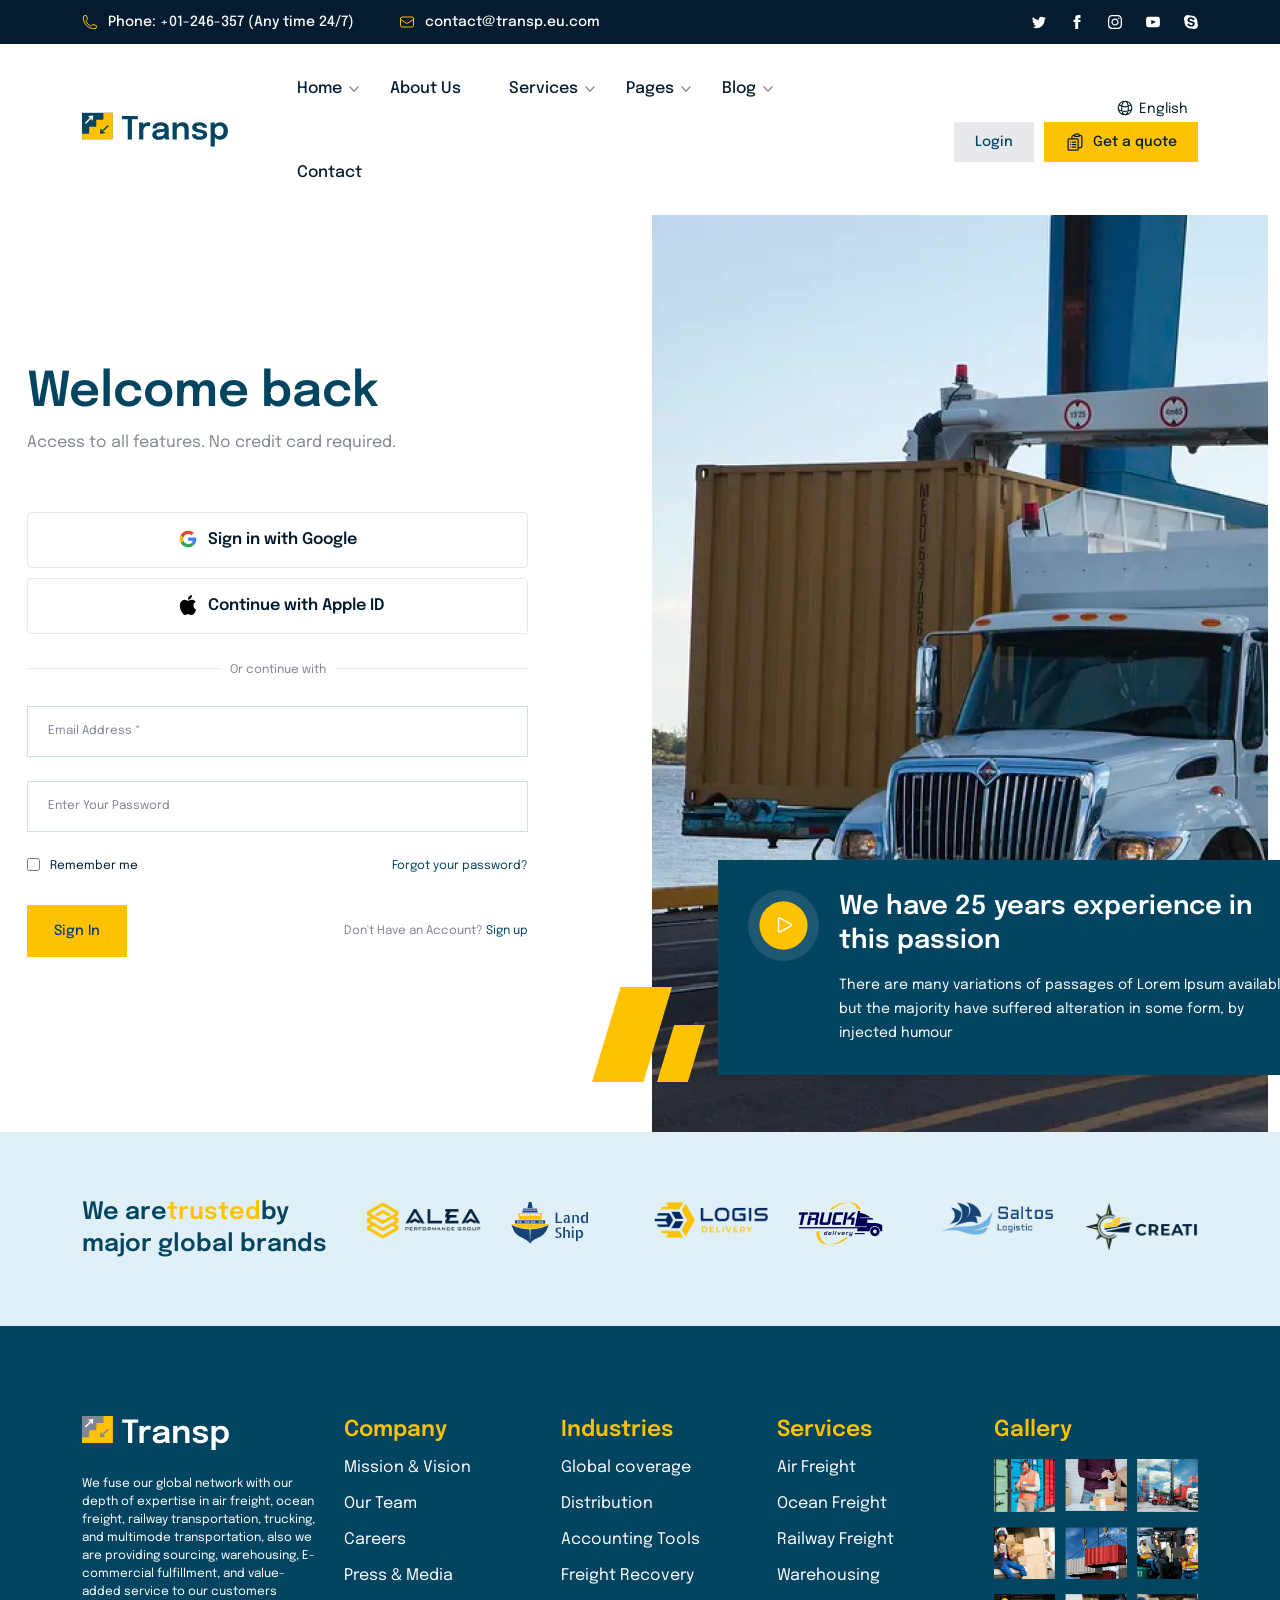
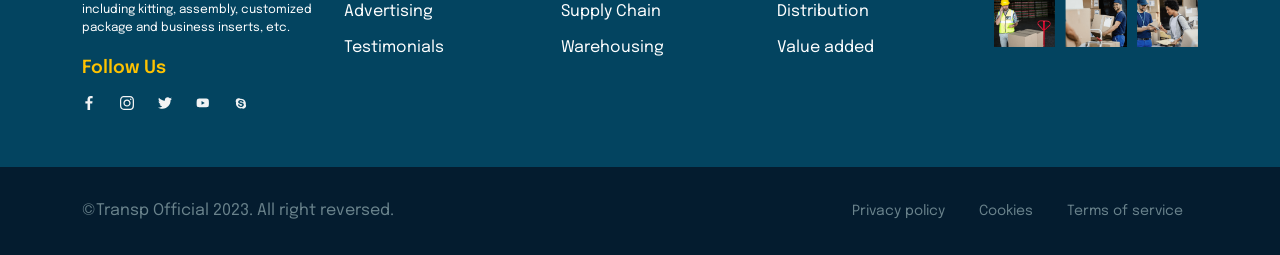
<file: login.html>
<!DOCTYPE html>
<html lang="en">
  <head>
    <meta charset="UTF-8">
    <meta name="viewport" content="width=device-width, initial-scale=1, maximum-scale=1">
    <meta http-equiv="X-UA-Compatible" content="ie=edge">
    <meta name="msapplication-TileColor" content="#0E0E0E">
    <meta name="template-color" content="#0E0E0E">
    <meta name="description" content="Index page">
    <meta name="keywords" content="index, page">
    <meta name="author" content="">
    <link rel="shortcut icon" type="image/x-icon" href="assets/imgs/template/favicon.svg">
    <link href="assets/css/style.css?v=3.0.0" rel="stylesheet">
    <title>Login - Transport Courier Logistics HTML Template</title>
  </head>
  <body>
    <div id="preloader-active">
      <div class="preloader d-flex align-items-center justify-content-center">
        <div class="preloader-inner position-relative">
          <div class="flip-square"></div>
        </div>
      </div>
    </div>
    <div class="box-bar bg-grey-900">
      <div class="container position-relative">
        <div class="row align-items-center"> 
          <div class="col-lg-7 col-md-8 col-sm-5 col-4"> <a class="phone-icon mr-45" href="tel:+01-246-357">
              <svg fill="none" stroke="currentColor" stroke-width="1.5" viewbox="0 0 24 24" xmlns="http://www.w3.org/2000/svg" aria-hidden="true">
                <path stroke-linecap="round" stroke-linejoin="round" d="M2.25 6.75c0 8.284 6.716 15 15 15h2.25a2.25 2.25 0 002.25-2.25v-1.372c0-.516-.351-.966-.852-1.091l-4.423-1.106c-.44-.11-.902.055-1.173.417l-.97 1.293c-.282.376-.769.542-1.21.38a12.035 12.035 0 01-7.143-7.143c-.162-.441.004-.928.38-1.21l1.293-.97c.363-.271.527-.734.417-1.173L6.963 3.102a1.125 1.125 0 00-1.091-.852H4.5A2.25 2.25 0 002.25 4.5v2.25z"></path>
              </svg>Phone: +01-246-357 (Any time 24/7)</a><a class="email-icon" href="mailto:contact@transp.eu.com">
              <svg fill="none" stroke="currentColor" stroke-width="1.5" viewbox="0 0 24 24" xmlns="http://www.w3.org/2000/svg" aria-hidden="true">
                <path stroke-linecap="round" stroke-linejoin="round" d="M21.75 6.75v10.5a2.25 2.25 0 01-2.25 2.25h-15a2.25 2.25 0 01-2.25-2.25V6.75m19.5 0A2.25 2.25 0 0019.5 4.5h-15a2.25 2.25 0 00-2.25 2.25m19.5 0v.243a2.25 2.25 0 01-1.07 1.916l-7.5 4.615a2.25 2.25 0 01-2.36 0L3.32 8.91a2.25 2.25 0 01-1.07-1.916V6.75"></path>
              </svg>contact@transp.eu.com</a></div>
          <div class="col-lg-5 col-md-4 col-sm-7 col-8 text-end"><a class="icon-socials icon-twitter2" href="#">
              <svg class="bi bi-twitter" xmlns="http://www.w3.org/2000/svg" width="14" height="14" fill="" viewbox="0 0 16 16">
                <path d="M5.026 15c6.038 0 9.341-5.003 9.341-9.334 0-.14 0-.282-.006-.422A6.685 6.685 0 0 0 16 3.542a6.658 6.658 0 0 1-1.889.518 3.301 3.301 0 0 0 1.447-1.817 6.533 6.533 0 0 1-2.087.793A3.286 3.286 0 0 0 7.875 6.03a9.325 9.325 0 0 1-6.767-3.429 3.289 3.289 0 0 0 1.018 4.382A3.323 3.323 0 0 1 .64 6.575v.045a3.288 3.288 0 0 0 2.632 3.218 3.203 3.203 0 0 1-.865.115 3.23 3.23 0 0 1-.614-.057 3.283 3.283 0 0 0 3.067 2.277A6.588 6.588 0 0 1 .78 13.58a6.32 6.32 0 0 1-.78-.045A9.344 9.344 0 0 0 5.026 15z"></path>
              </svg></a><a class="icon-socials icon-facebook2" href="#">
              <svg xmlns="http://www.w3.org/2000/svg" width="14" height="14" viewbox="0 0 24 24">
                <path d="M9 8h-3v4h3v12h5v-12h3.642l.358-4h-4v-1.667c0-.955.192-1.333 1.115-1.333h2.885v-5h-3.808c-3.596 0-5.192 1.583-5.192 4.615v3.385z"></path>
              </svg></a><a class="icon-socials icon-instagram2" href="#">
              <svg class="bi bi-instagram" xmlns="http://www.w3.org/2000/svg" width="14" height="14" viewbox="0 0 24 24">
                <path d="M12 2.163c3.204 0 3.584.012 4.85.07 3.252.148 4.771 1.691 4.919 4.919.058 1.265.069 1.645.069 4.849 0 3.205-.012 3.584-.069 4.849-.149 3.225-1.664 4.771-4.919 4.919-1.266.058-1.644.07-4.85.07-3.204 0-3.584-.012-4.849-.07-3.26-.149-4.771-1.699-4.919-4.92-.058-1.265-.07-1.644-.07-4.849 0-3.204.013-3.583.07-4.849.149-3.227 1.664-4.771 4.919-4.919 1.266-.057 1.645-.069 4.849-.069zm0-2.163c-3.259 0-3.667.014-4.947.072-4.358.2-6.78 2.618-6.98 6.98-.059 1.281-.073 1.689-.073 4.948 0 3.259.014 3.668.072 4.948.2 4.358 2.618 6.78 6.98 6.98 1.281.058 1.689.072 4.948.072 3.259 0 3.668-.014 4.948-.072 4.354-.2 6.782-2.618 6.979-6.98.059-1.28.073-1.689.073-4.948 0-3.259-.014-3.667-.072-4.947-.196-4.354-2.617-6.78-6.979-6.98-1.281-.059-1.69-.073-4.949-.073zm0 5.838c-3.403 0-6.162 2.759-6.162 6.162s2.759 6.163 6.162 6.163 6.162-2.759 6.162-6.163c0-3.403-2.759-6.162-6.162-6.162zm0 10.162c-2.209 0-4-1.79-4-4 0-2.209 1.791-4 4-4s4 1.791 4 4c0 2.21-1.791 4-4 4zm6.406-11.845c-.796 0-1.441.645-1.441 1.44s.645 1.44 1.441 1.44c.795 0 1.439-.645 1.439-1.44s-.644-1.44-1.439-1.44z"></path>
              </svg></a><a class="icon-socials icon-youtube2" href="#">
              <svg class="bi bi-youtube" xmlns="http://www.w3.org/2000/svg" width="14" height="14" viewbox="0 0 24 24">
                <path d="M19.615 3.184c-3.604-.246-11.631-.245-15.23 0-3.897.266-4.356 2.62-4.385 8.816.029 6.185.484 8.549 4.385 8.816 3.6.245 11.626.246 15.23 0 3.897-.266 4.356-2.62 4.385-8.816-.029-6.185-.484-8.549-4.385-8.816zm-10.615 12.816v-8l8 3.993-8 4.007z"></path>
              </svg></a><a class="icon-socials icon-skype2" href="#">
              <svg xmlns="http://www.w3.org/2000/svg" width="14" height="14" viewbox="0 0 24 24">
                <path d="M22.987 13.966c1.357-7.765-5.416-14.412-13.052-12.979-5.821-3.561-12.503 3.226-8.935 9.029-1.387 7.747 5.384 14.48 13.083 13.01 5.832 3.536 12.493-3.26 8.904-9.06zm-10.603 5.891c-3.181 0-6.378-1.448-6.362-3.941.005-.752.564-1.442 1.309-1.442 1.873 0 1.855 2.795 4.837 2.795 2.093 0 2.807-1.146 2.807-1.944 0-2.886-9.043-1.117-9.043-6.543 0-2.938 2.402-4.962 6.179-4.741 3.602.213 5.713 1.803 5.917 3.289.101.971-.542 1.727-1.659 1.727-1.628 0-1.795-2.181-4.6-2.181-1.266 0-2.334.528-2.334 1.674 0 2.395 8.99 1.005 8.99 6.276-.001 3.039-2.423 5.031-6.041 5.031z"></path>
              </svg></a></div>
        </div>
      </div>
    </div>
    <header class="header sticky-bar">
      <div class="container">
        <div class="main-header">
          <div class="header-left">
            <div class="header-logo"><a class="d-flex" href="index.html"><img alt="Ecom" src="assets/imgs/template/logo.svg"></a></div>
            <div class="header-nav">
              <nav class="nav-main-menu d-none d-xl-block">
                <ul class="main-menu">
                  <li class="has-children"><a class="active" href="index.html">Home</a>
                    <ul class="sub-menu">
                      <li><a href="index-2.html">Homepage - 2</a></li>
                      <li><a href="index-3.html">Homepage - 3</a></li>
                      <li><a href="index-4.html">Homepage - 4</a></li>
                    </ul>
                  </li>
                  <li><a href="about.html">About Us</a></li>
                  <li class="has-children"><a href="#">Services</a>
                    <div class="sub-menu five-col">
                      <div class="menu-col">
                        <h6 class="color-brand-2 mb-15">Sea Forwarding</h6>
                        <div class="menu-image"><img src="assets/imgs/page/homepage1/menu1.png" alt="transp"></div>
                        <ul class="megamenu">
                          <li><a href="services.html">Container Shipping</a></li>
                          <li><a href="services.html">Bulk Shipping</a></li>
                          <li><a href="services.html">Roll-on/Roll-off Shipping</a></li>
                          <li><a href="services.html">Break Bulk Shipping</a></li>
                          <li><a href="services.html">Project Cargo Shipping</a></li>
                        </ul>
                      </div>
                      <div class="menu-col">
                        <h6 class="color-brand-2 mb-15">Air Freight Forwarding</h6>
                        <div class="menu-image"><img src="assets/imgs/page/homepage1/menu2.png" alt="transp"></div>
                        <ul class="megamenu">
                          <li><a href="services.html">General Cargo</a></li>
                          <li><a href="services.html">Express Shipping</a></li>
                          <li><a href="services.html">Dangerous Goods</a></li>
                          <li><a href="services.html">Oversized Cargo</a></li>
                          <li><a href="services.html">Perishable Goods</a></li>
                        </ul>
                      </div>
                      <div class="menu-col">
                        <h6 class="color-brand-2 mb-15">Land Transportation</h6>
                        <div class="menu-image"><img src="assets/imgs/page/homepage1/menu3.png" alt="transp"></div>
                        <ul class="megamenu">
                          <li><a href="services.html">Road Freight</a></li>
                          <li><a href="services.html">Rail Freight</a></li>
                          <li><a href="services.html">Intermodal Transportation</a></li>
                          <li><a href="services.html">Less-than-Truckload (LTL) Shipping</a></li>
                          <li><a href="services.html">Specialized Transportation</a></li>
                        </ul>
                      </div>
                      <div class="menu-col">
                        <h6 class="color-brand-2 mb-15">Railway Logistics</h6>
                        <div class="menu-image"><img src="assets/imgs/page/homepage1/menu4.png" alt="transp"></div>
                        <ul class="megamenu">
                          <li><a href="services.html">Rail Freight Transportation</a></li>
                          <li><a href="services.html">Rail Terminal Services</a></li>
                          <li><a href="services.html">Rail Freight Forwarding</a></li>
                          <li><a href="services.html">Intermodal Transportation</a></li>
                          <li><a href="services.html">Rail Logistics Consulting</a></li>
                        </ul>
                      </div>
                      <div class="menu-col">
                        <h6 class="color-brand-2 mb-15">Warehouse</h6>
                        <div class="menu-image"><img src="assets/imgs/page/homepage1/menu5.png" alt="transp"></div>
                        <ul class="megamenu">
                          <li><a href="services.html">Warehousing</a></li>
                          <li><a href="services.html">Distribution Center Operations</a></li>
                          <li><a href="services.html">E-Commerce Fulfillment</a></li>
                          <li><a href="services.html">Reverse Logistics</a></li>
                          <li><a href="services.html">Inventory Management</a></li>
                        </ul>
                      </div>
                    </div>
                  </li>
                  <li class="has-children"><a href="#">Pages</a>
                    <ul class="sub-menu">
                      <li><a href="service-detail.html">Service Detail</a></li>
                      <li><a href="trackyourparcel.html">Track Your Parcel</a></li>
                      <li><a href="workprocess.html">Work Process</a></li>
                      <li><a href="request-a-quote.html">Request a quote</a></li>
                      <li><a href="our-team.html">Our team</a></li>
                      <li><a href="faqs.html">FAQ's</a></li>
                      <li><a href="trackyourparcel.html">Track Your Parcel</a></li>
                      <li><a href="register.html">Register</a></li>
                      <li><a href="login.html">Login</a></li>
                      <li><a href="comingsoon.html">Coming soon</a></li>
                      <li><a href="newsletter.html">Newsletter</a></li>
                      <li><a href="404.html">Error 404</a></li>
                    </ul>
                  </li>
                  <li class="has-children"><a href="blog.html">Blog</a>
                    <ul class="sub-menu">
                      <li><a href="blog-single.html">Blog Details</a></li>
                    </ul>
                  </li>
                  <li><a href="contact.html">Contact</a></li>
                </ul>
              </nav>
              <div class="burger-icon burger-icon-white"><span class="burger-icon-top"></span><span class="burger-icon-mid"></span><span class="burger-icon-bottom"></span></div>
            </div>
            <div class="header-right">
              <div class="d-inline-block box-dropdown-cart"><span class="font-lg icon-list icon-account"><span class="font-sm color-grey-900 arrow-down"> 
                    <svg fill="none" stroke="currentColor" stroke-width="1.5" viewbox="0 0 24 24" xmlns="http://www.w3.org/2000/svg" aria-hidden="true">
                      <path stroke-linecap="round" stroke-linejoin="round" d="M12 21a9.004 9.004 0 008.716-6.747M12 21a9.004 9.004 0 01-8.716-6.747M12 21c2.485 0 4.5-4.03 4.5-9S14.485 3 12 3m0 18c-2.485 0-4.5-4.03-4.5-9S9.515 3 12 3m0 0a8.997 8.997 0 017.843 4.582M12 3a8.997 8.997 0 00-7.843 4.582m15.686 0A11.953 11.953 0 0112 10.5c-2.998 0-5.74-1.1-7.843-2.918m15.686 0A8.959 8.959 0 0121 12c0 .778-.099 1.533-.284 2.253m0 0A17.919 17.919 0 0112 16.5c-3.162 0-6.133-.815-8.716-2.247m0 0A9.015 9.015 0 013 12c0-1.605.42-3.113 1.157-4.418"></path>
                    </svg>English</span></span>
                <div class="dropdown-account">
                  <ul>
                    <li><a class="font-md" href="#"><img src="assets/imgs/template/icons/en.png" alt="transp">
                        English</a></li>
                    <li><a class="font-md" href="#"><img src="assets/imgs/template/icons/fr.png" alt="transp">
                        French</a></li>
                    <li><a class="font-md" href="#"><img src="assets/imgs/template/icons/cn.png" alt="transp">
                        Chiness</a></li>
                  </ul>
                </div>
              </div>
              <div class="d-none d-sm-inline-block"><a class="btn btn-default mr-10 hover-up" href="login.html">Login</a><a class="btn btn-brand-1 d-none d-xl-inline-block hover-up" href="request-a-quote.html">
                  <svg fill="none" stroke="currentColor" stroke-width="1.5" viewbox="0 0 24 24" xmlns="http://www.w3.org/2000/svg" aria-hidden="true">
                    <path stroke-linecap="round" stroke-linejoin="round" d="M9 12h3.75M9 15h3.75M9 18h3.75m3 .75H18a2.25 2.25 0 002.25-2.25V6.108c0-1.135-.845-2.098-1.976-2.192a48.424 48.424 0 00-1.123-.08m-5.801 0c-.065.21-.1.433-.1.664 0 .414.336.75.75.75h4.5a.75.75 0 00.75-.75 2.25 2.25 0 00-.1-.664m-5.8 0A2.251 2.251 0 0113.5 2.25H15c1.012 0 1.867.668 2.15 1.586m-5.8 0c-.376.023-.75.05-1.124.08C9.095 4.01 8.25 4.973 8.25 6.108V8.25m0 0H4.875c-.621 0-1.125.504-1.125 1.125v11.25c0 .621.504 1.125 1.125 1.125h9.75c.621 0 1.125-.504 1.125-1.125V9.375c0-.621-.504-1.125-1.125-1.125H8.25zM6.75 12h.008v.008H6.75V12zm0 3h.008v.008H6.75V15zm0 3h.008v.008H6.75V18z"> </path>
                  </svg>Get a quote</a></div>
            </div>
          </div>
        </div>
      </div>
    </header>
    <div class="mobile-header-active mobile-header-wrapper-style perfect-scrollbar">
      <div class="mobile-header-wrapper-inner">
        <div class="mobile-header-content-area">
          <div class="mobile-logo"><a class="btn btn-brand-1 hover-up" href="request-a-quote.html">
              <svg fill="none" stroke="currentColor" stroke-width="1.5" viewbox="0 0 24 24" xmlns="http://www.w3.org/2000/svg" aria-hidden="true">
                <path stroke-linecap="round" stroke-linejoin="round" d="M9 12h3.75M9 15h3.75M9 18h3.75m3 .75H18a2.25 2.25 0 002.25-2.25V6.108c0-1.135-.845-2.098-1.976-2.192a48.424 48.424 0 00-1.123-.08m-5.801 0c-.065.21-.1.433-.1.664 0 .414.336.75.75.75h4.5a.75.75 0 00.75-.75 2.25 2.25 0 00-.1-.664m-5.8 0A2.251 2.251 0 0113.5 2.25H15c1.012 0 1.867.668 2.15 1.586m-5.8 0c-.376.023-.75.05-1.124.08C9.095 4.01 8.25 4.973 8.25 6.108V8.25m0 0H4.875c-.621 0-1.125.504-1.125 1.125v11.25c0 .621.504 1.125 1.125 1.125h9.75c.621 0 1.125-.504 1.125-1.125V9.375c0-.621-.504-1.125-1.125-1.125H8.25zM6.75 12h.008v.008H6.75V12zm0 3h.008v.008H6.75V15zm0 3h.008v.008H6.75V18z"> </path>
              </svg>Get a quote</a></div>
          <div class="burger-icon"><span class="burger-icon-top"></span><span class="burger-icon-mid"></span><span class="burger-icon-bottom"></span></div>
          <div class="perfect-scroll">
            <div class="mobile-menu-wrap mobile-header-border">
              <nav class="mt-15">
                <ul class="mobile-menu font-heading">
                  <li class="has-children"><a class="active" href="index.html">Home</a>
                    <ul class="sub-menu">
                      <li><a href="index.html">Homepage - 1</a></li>
                      <li><a href="index-2.html">Homepage - 2</a></li>
                      <li><a href="index-3.html">Homepage - 3</a></li>
                      <li><a href="index-4.html">Homepage - 4</a></li>
                    </ul>
                  </li>
                  <li><a href="about.html">About</a></li>
                  <li class="has-children"><a href="services.html">Services</a>
                    <ul class="sub-menu">
                      <li><a href="service-detail.html">Service Details</a></li>
                    </ul>
                  </li>
                  <li class="has-children"><a href="#">Pages</a>
                    <ul class="sub-menu">
                      <li><a href="trackyourparcel.html">Track Your Parcel</a></li>
                      <li><a href="workprocess.html">Work Process</a></li>
                      <li><a href="request-a-quote.html">Request a quote</a></li>
                      <li><a href="our-team.html">Our team</a></li>
                      <li><a href="faqs.html">FAQ's</a></li>
                      <li><a href="trackyourparcel.html">Track Your Parcel</a></li>
                      <li><a href="register.html">Register</a></li>
                      <li><a href="login.html">Login</a></li>
                      <li><a href="comingsoon.html">Coming soon</a></li>
                      <li><a href="404.html">Error 404</a></li>
                    </ul>
                  </li>
                  <li class="has-children"><a href="blog.html">Blog Pages</a>
                    <ul class="sub-menu">
                      <li><a href="blog-single.html">Blog Details</a></li>
                    </ul>
                  </li>
                  <li><a href="contact.html">Contact</a></li>
                </ul>
              </nav>
            </div>
            <div class="site-copyright color-grey-400 mt-0">
              <div class="box-download-app">
                <p class="font-xs color-grey-900 mb-25">Download our Apps and get extra 15% Discount on your first Order…!</p>
                <div class="mb-25">
                  <div class="d-flex"><a class="mr-10" href="#"><img src="assets/imgs/template/appstore-btn.png" alt="transp"></a><a href="#"><img src="assets/imgs/template/google-play-btn.png" alt="transp"></a></div>
                </div>
              </div>
              <div class="mb-0"><span class="font-xs color-grey-500">©Transp Official 2023. All right reversed.</span></div>
            </div>
          </div>
        </div>
      </div>
    </div>
    <main class="main">
      <section class="section box-login">
        <div class="row align-items-center m-0"> 
          <div class="col-lg-6">
            <div class="box-login-left">
              <h2 class="color-brand-2 mb-10">Welcome back</h2>
              <p class="font-md color-grey-500">Access to all features. No credit card required.</p>
              <div class="box-btn-signin mt-55"> <a class="btn btn-signin mb-10" href="#"> <img src="assets/imgs/page/login/Google.svg" alt="Transp">Sign in with Google</a><a class="btn btn-signin" href="#"> <img src="assets/imgs/page/login/apple.svg" alt="Transp">Continue with Apple ID</a></div>
              <div class="box-or-login"> <span class="text-or font-xs color-grey-500">Or continue with</span></div>
              <div class="box-form-login">
                <form action="#"> 
                  <div class="form-group"> 
                    <input class="form-control" type="text" placeholder="Email Address *">
                  </div>
                  <div class="form-group"> 
                    <input class="form-control" type="password" placeholder="Enter Your Password">
                  </div>
                  <div class="form-group">
                    <div class="d-flex justify-content-between"> 
                      <div class="box-remember"> 
                        <label class="font-xs color-grey-900" for="rememberme"> 
                          <input id="rememberme" type="checkbox">Remember me 
                        </label>
                      </div>
                      <div class="box-forgotpass"> <a class="font-xs color-brand-2" href="#">Forgot your password?</a></div>
                    </div>
                  </div>
                  <div class="form-group mt-30"> 
                    <div class="d-flex align-items-center justify-content-between">
                      <div class="box-button-form-login">
                        <input class="btn btn-brand-1-big mr-20" type="submit" value="Sign In">
                      </div>
                      <div class="box-text-form-login"><span class="font-xs color-grey-500">Don't Have an Account? </span><a class="font-xs color-brand-2" href="register.html">Sign up</a></div>
                    </div>
                  </div>
                </form>
              </div>
            </div>
          </div>
          <div class="col-lg-6">
            <div class="box-login-right">
              <div class="quote-shape shape-1"></div>
              <div class="box-info-bottom-img box-info-bottom-img-3"> 
                <div class="image-play"><img class="mb-15" src="assets/imgs/template/icons/play.svg" alt="transp"></div>
                <div class="info-play"> 
                  <h4 class="color-white mb-15">We have 25 years experience in this passion</h4>
                  <p class="font-sm color-white">There are many variations of passages of Lorem Ipsum available, but the majority have suffered alteration in some form, by injected humour</p>
                </div>
              </div>
            </div>
          </div>
        </div>
      </section>
      <div class="section bg-2 pt-65 pb-35">
        <div class="container">
          <div class="row align-items-center">
            <div class="col-lg-3 mb-30 text-center text-lg-start">
              <p class="font-2xl-bold color-brand-2">We are<span class="color-brand-1">trusted</span>by major global brands</p>
            </div>
            <div class="col-lg-9 mb-30">
              <div class="box-swiper">
                <div class="swiper-container swiper-group-6 pb-0">
                  <div class="swiper-wrapper">
                    <div class="swiper-slide"><img src="assets/imgs/slider/logo/alea.png" alt="transp"></div>
                    <div class="swiper-slide"><img src="assets/imgs/slider/logo/land.png" alt="transp"></div>
                    <div class="swiper-slide"><img src="assets/imgs/slider/logo/logis.png" alt="transp"></div>
                    <div class="swiper-slide"><img src="assets/imgs/slider/logo/truck.png" alt="transp"></div>
                    <div class="swiper-slide"><img src="assets/imgs/slider/logo/saltos.png" alt="transp"></div>
                    <div class="swiper-slide"><img src="assets/imgs/slider/logo/creati.png" alt="transp"></div>
                  </div>
                </div>
              </div>
            </div>
          </div>
        </div>
      </div>
    </main>
    <footer class="footer">
      <div class="footer-1">
        <div class="container">
          <div class="row">
            <div class="col-lg-3 width-23 mb-30">
              <div class="mb-20"><img src="assets/imgs/template/logo-footer.svg" alt="transp"></div>
              <p class="font-xs mb-20 color-white">We fuse our global network with our depth of expertise in air freight, ocean freight, railway transportation, trucking, and multimode transportation, also we are providing sourcing, warehousing, E-commercial fulfillment, and value-added service to our customers including kitting, assembly, customized package and business inserts, etc.</p>
              <h6 class="color-brand-1">Follow Us</h6>
              <div class="mt-15"><a class="icon-socials icon-facebook" href="#"></a><a class="icon-socials icon-instagram" href="#"></a><a class="icon-socials icon-twitter" href="#"></a><a class="icon-socials icon-youtube" href="#"></a><a class="icon-socials icon-skype" href="#"></a></div>
            </div>
            <div class="col-lg-3 width-16 mb-30">
              <h5 class="mb-10 color-brand-1">Company</h5>
              <ul class="menu-footer">
                <li><a href="about.html">Mission &amp; Vision</a></li>
                <li><a href="team.html">Our Team</a></li>
                <li><a href="career.html">Careers</a></li>
                <li><a href="#">Press &amp; Media</a></li>
                <li><a href="#">Advertising</a></li>
                <li><a href="#">Testimonials</a></li>
              </ul>
            </div>
            <div class="col-lg-3 width-16 mb-30">
              <h5 class="mb-10 color-brand-1">Industries</h5>
              <ul class="menu-footer">
                <li><a href="#">Global coverage</a></li>
                <li><a href="#">Distribution</a></li>
                <li><a href="#">Accounting Tools</a></li>
                <li><a href="#">Freight Recovery</a></li>
                <li><a href="#">Supply Chain</a></li>
                <li><a href="#">Warehousing</a></li>
              </ul>
            </div>
            <div class="col-lg-3 width-16 mb-30">
              <h5 class="mb-10 color-brand-1">Services</h5>
              <ul class="menu-footer">
                <li><a href="#">Air Freight</a></li>
                <li><a href="#">Ocean Freight</a></li>
                <li><a href="#">Railway Freight</a></li>
                <li><a href="#">Warehousing</a></li>
                <li><a href="#">Distribution</a></li>
                <li><a href="#">Value added</a></li>
              </ul>
            </div>
            <div class="col-lg-3 width-20 mb-30">
              <h5 class="mb-10 color-brand-1">Gallery</h5>
              <div class="galleries-footer"> 
                <ul class="list-imgs"> 
                  <li> <img src="assets/imgs/page/homepage1/gal1.png" alt="transp"></li>
                  <li> <img src="assets/imgs/page/homepage1/gal2.png" alt="transp"></li>
                  <li> <img src="assets/imgs/page/homepage1/gal3.png" alt="transp"></li>
                  <li> <img src="assets/imgs/page/homepage1/gal4.png" alt="transp"></li>
                  <li> <img src="assets/imgs/page/homepage1/gal5.png" alt="transp"></li>
                  <li> <img src="assets/imgs/page/homepage1/gal6.png" alt="transp"></li>
                  <li> <img src="assets/imgs/page/homepage1/gal7.png" alt="transp"></li>
                  <li> <img src="assets/imgs/page/homepage1/gal8.png" alt="transp"></li>
                  <li> <img src="assets/imgs/page/homepage1/gal9.png" alt="transp"></li>
                </ul>
              </div>
            </div>
          </div>
        </div>
      </div>
      <div class="footer-2">
        <div class="container">
          <div class="footer-bottom">
            <div class="row align-items-center">
              <div class="col-lg-6 col-md-12 text-center text-lg-start"><span class="color-grey-300 font-md">©Transp Official 2023. All right reversed.</span></div>
              <div class="col-lg-6 col-md-12 text-center text-lg-end">
                <ul class="menu-bottom">
                  <li><a class="font-sm color-grey-300" href="term-conditions.html">Privacy policy</a></li>
                  <li><a class="font-sm color-grey-300" href="term-conditions.html">Cookies</a></li>
                  <li><a class="font-sm color-grey-300" href="term-conditions.html">Terms of service</a></li>
                </ul>
              </div>
            </div>
          </div>
        </div>
      </div>
    </footer>
    <script src="assets/js/vendors/modernizr-3.6.0.min.js"></script>
    <script src="assets/js/vendors/jquery-3.6.0.min.js"></script>
    <script src="assets/js/vendors/jquery-migrate-3.3.0.min.js"></script>
    <script src="assets/js/vendors/bootstrap.bundle.min.js"></script>
    <script src="assets/js/vendors/waypoints.js"></script>
    <script src="assets/js/vendors/wow.js"></script>
    <script src="assets/js/vendors/magnific-popup.js"></script>
    <script src="assets/js/vendors/perfect-scrollbar.min.js"></script>
    <script src="assets/js/vendors/select2.min.js"></script>
    <script src="assets/js/vendors/isotope.js"></script>
    <script src="assets/js/vendors/scrollup.js"></script>
    <script src="assets/js/vendors/swiper-bundle.min.js"></script>
    <script src="assets/js/vendors/noUISlider.js"></script>
    <script src="assets/js/vendors/slider.js"></script>
    <!-- Count down-->
    <script src="assets/js/vendors/counterup.js"></script>
    <script src="assets/js/vendors/jquery.countdown.min.js"></script>
    <!-- Count down--><script src="assets/js/vendors/jquery.elevatezoom.js"></script>
<script src="assets/js/vendors/slick.js"></script>
    <script src="assets/js/main.js?v=3.0.0"></script>
  </body>
</html>
</file>
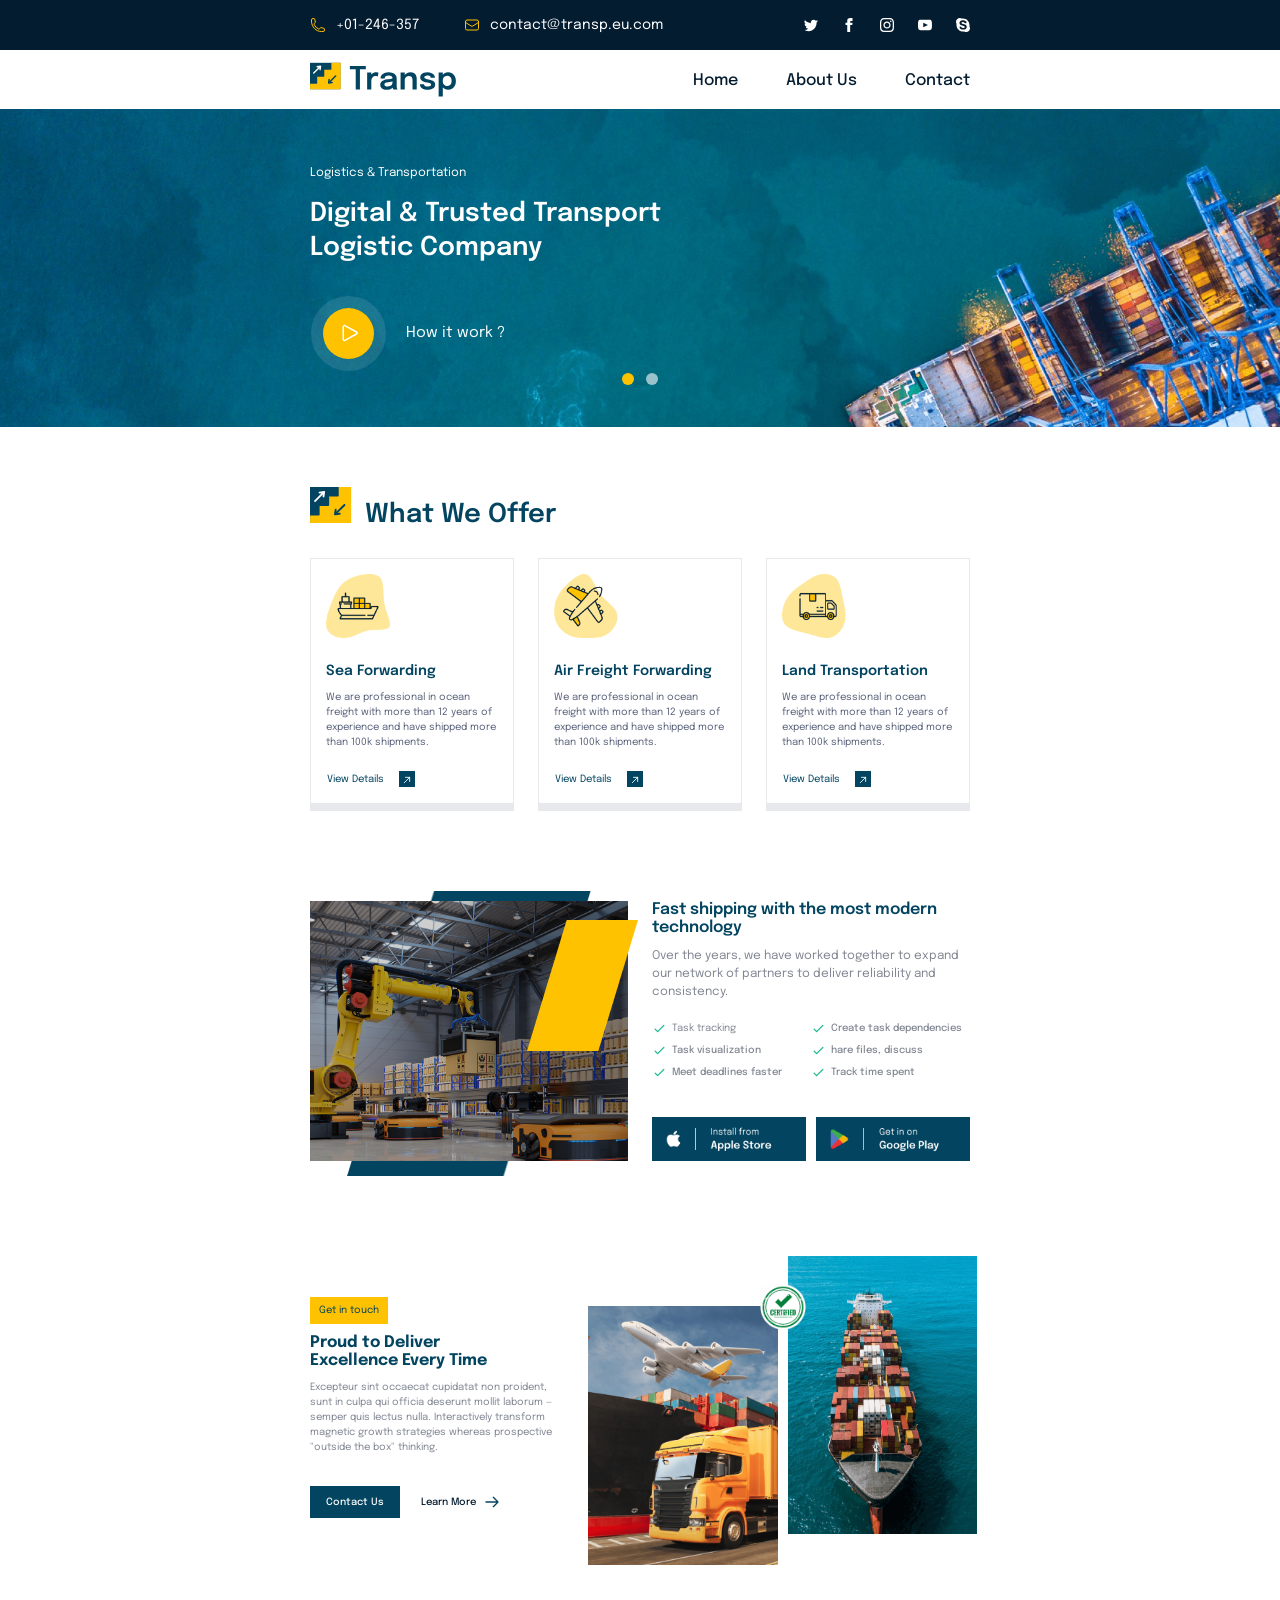
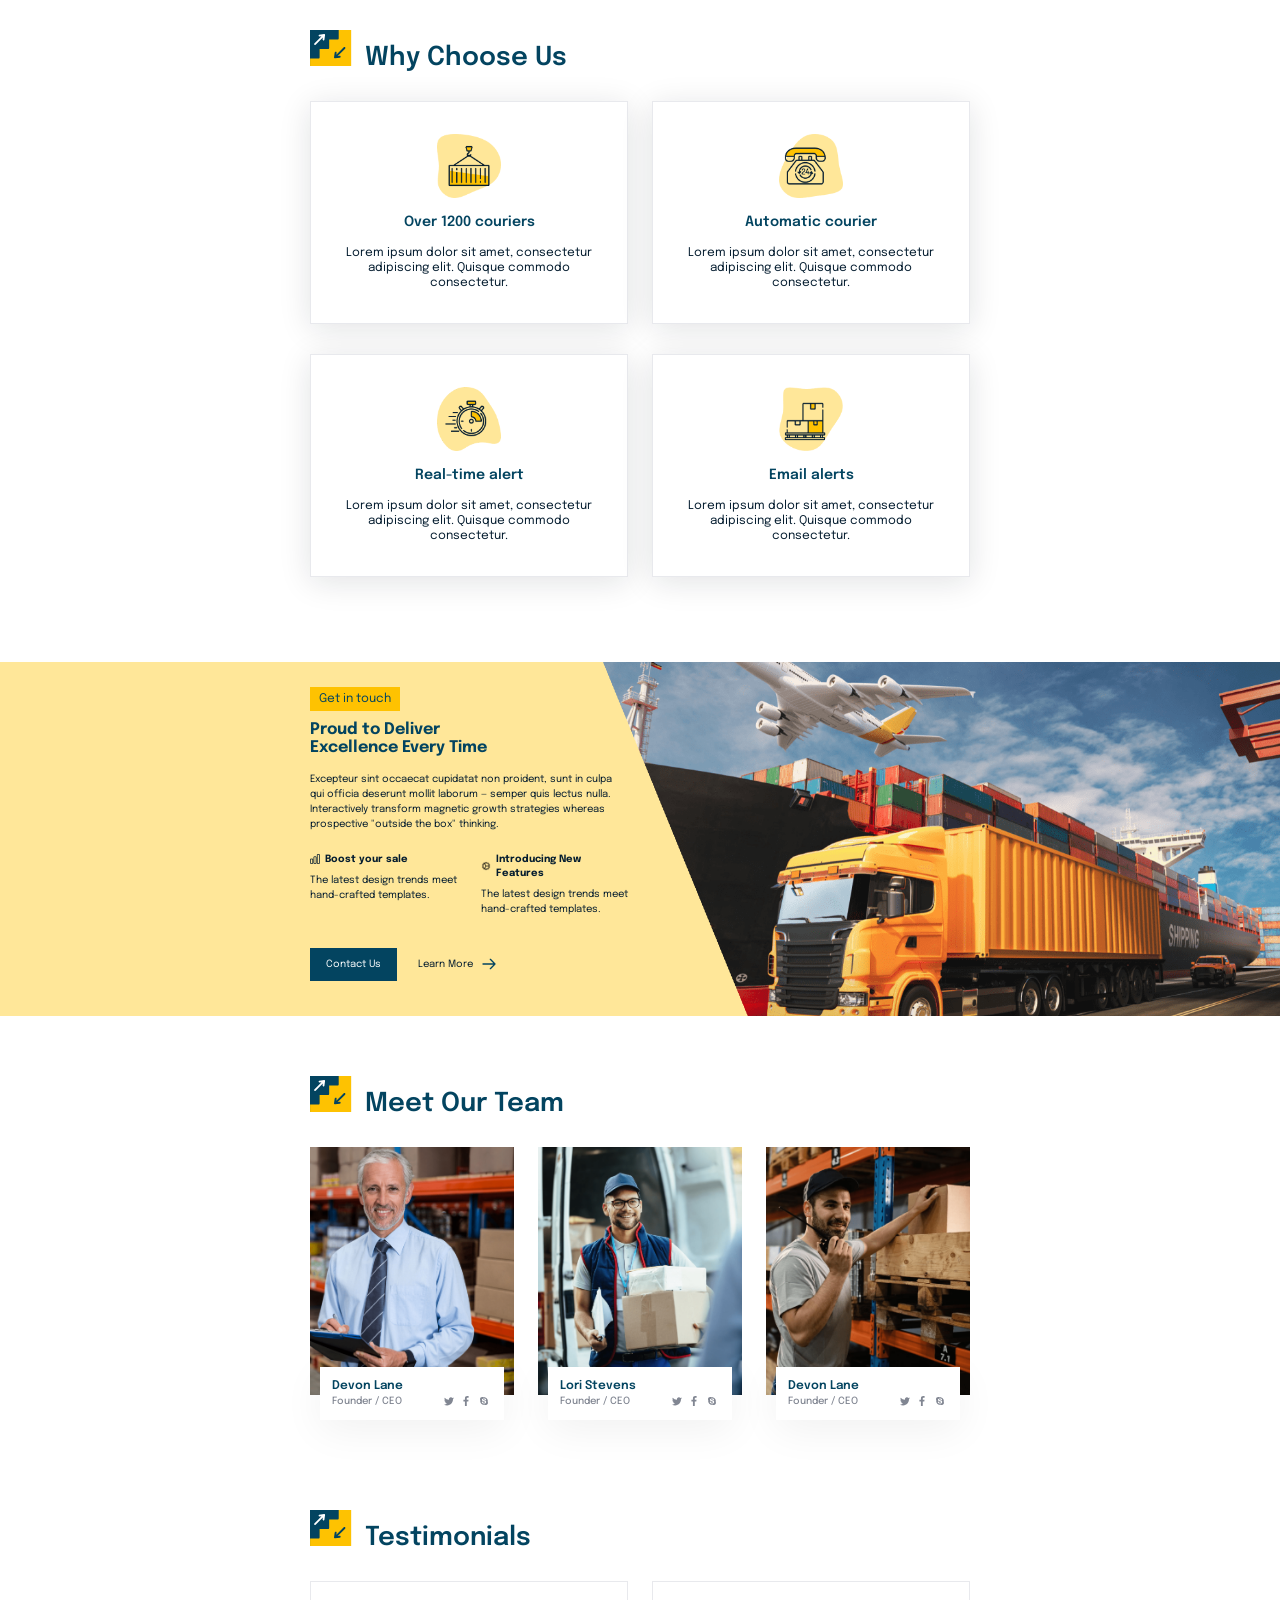
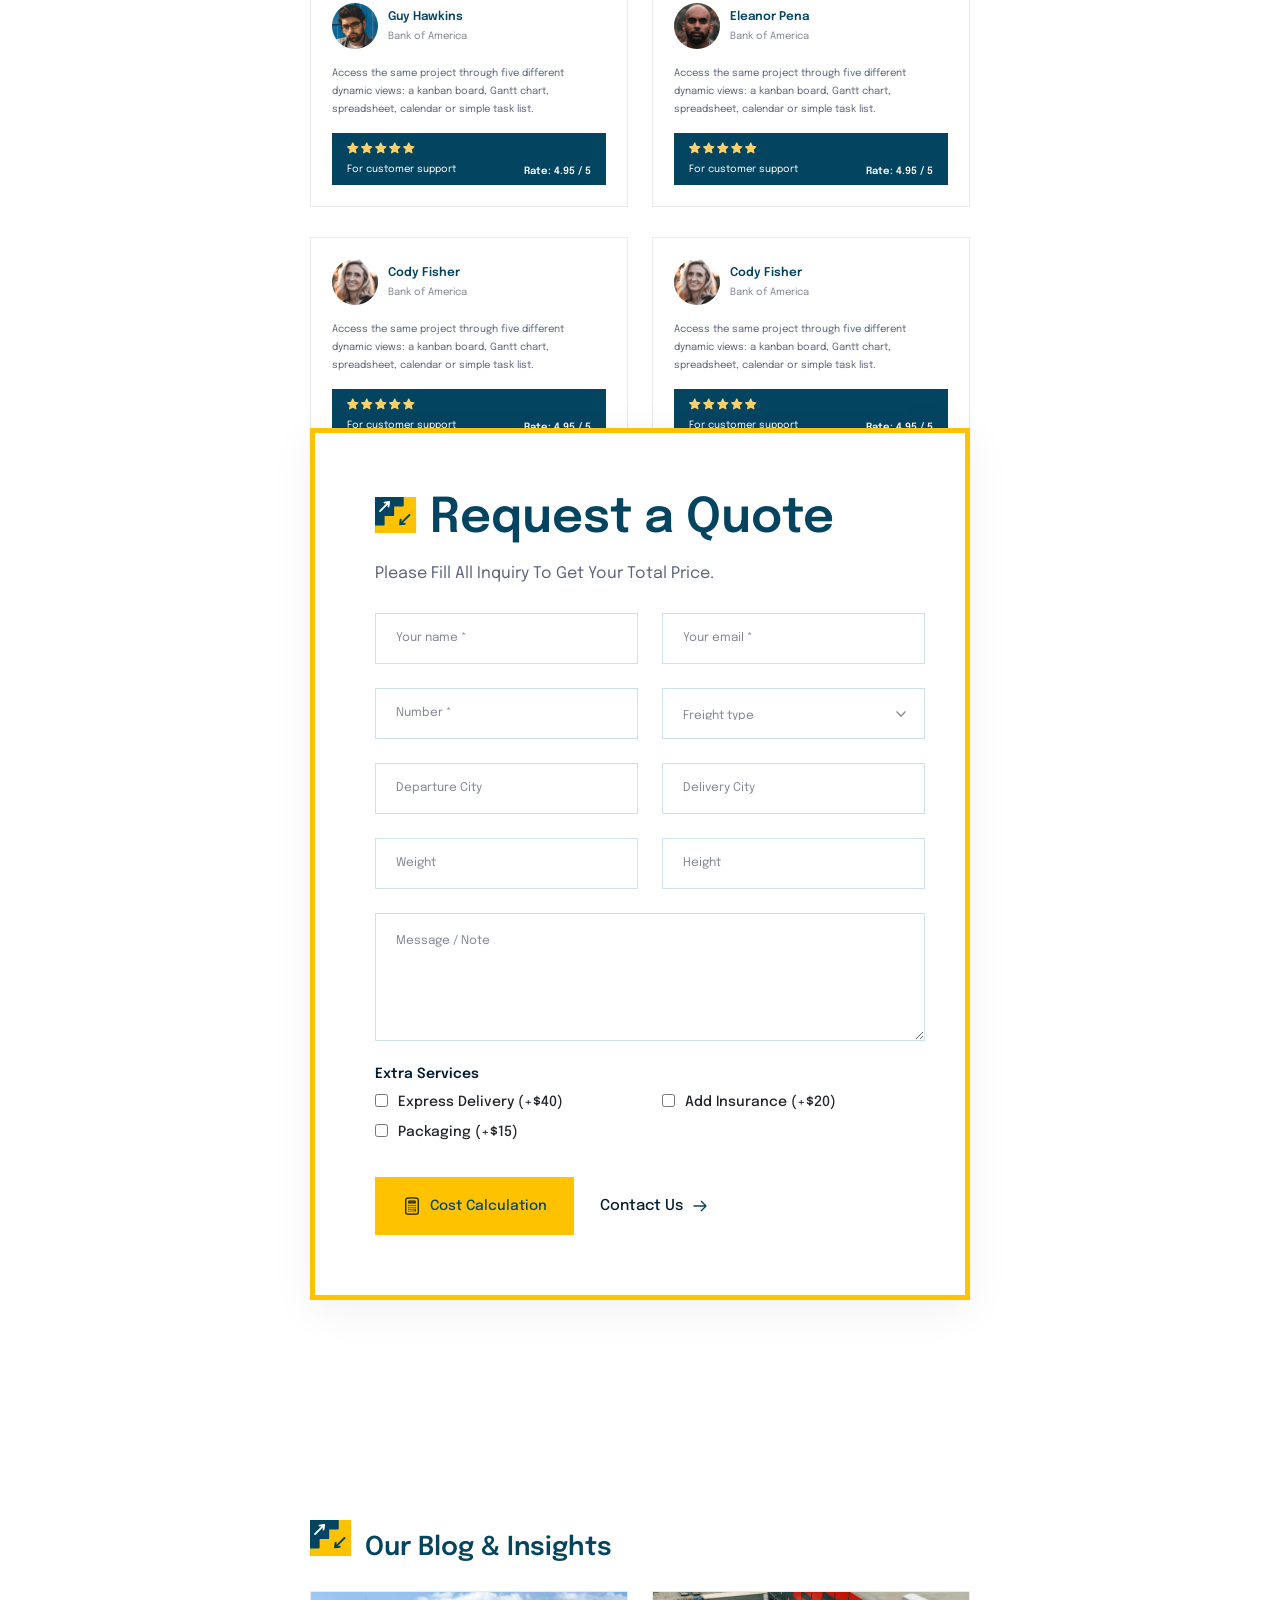
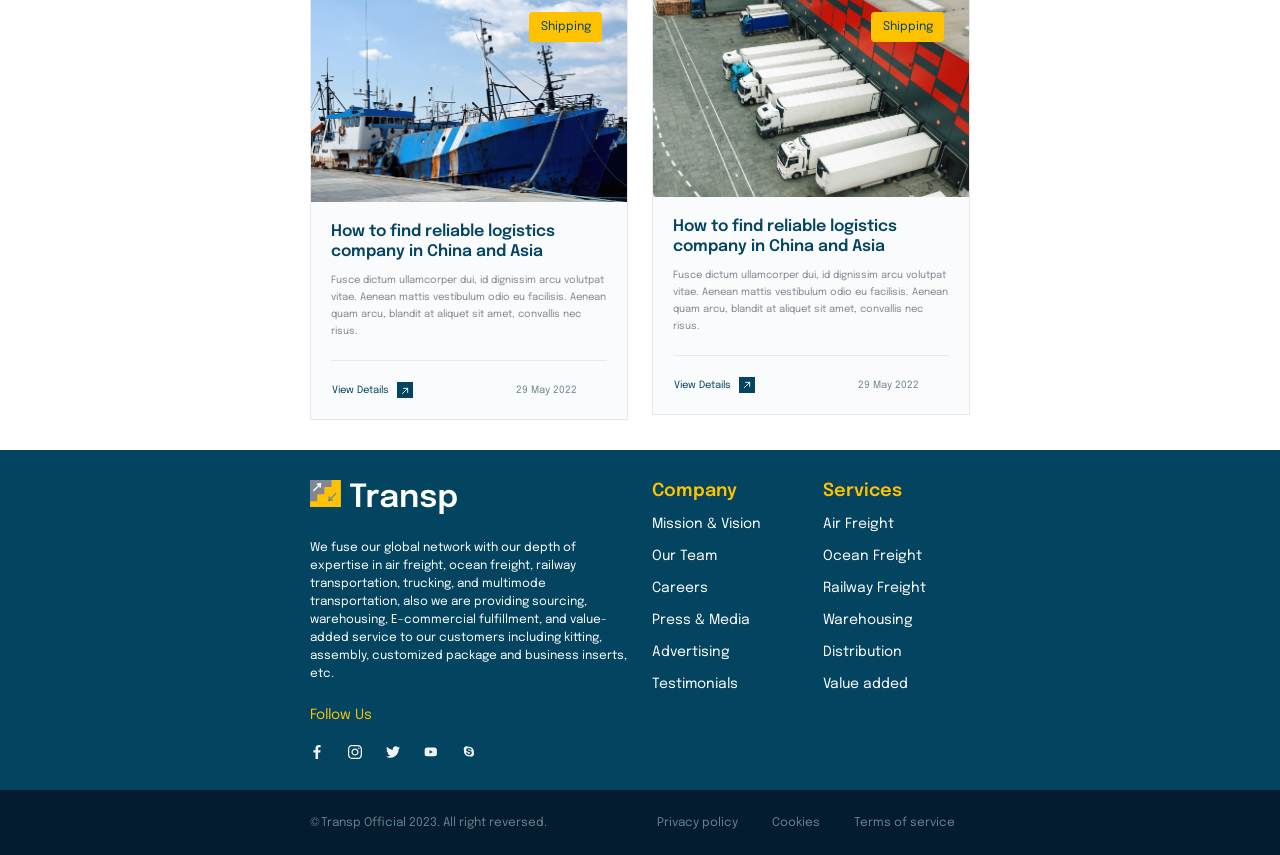
<file: newsletter.html>
<!DOCTYPE html>
<html lang="en">
  <head>
    <meta charset="UTF-8">
    <meta name="viewport" content="width=device-width, initial-scale=1, maximum-scale=1">
    <meta http-equiv="X-UA-Compatible" content="ie=edge">
    <meta name="msapplication-TileColor" content="#0E0E0E">
    <meta name="template-color" content="#0E0E0E">
    <meta name="description" content="Index page">
    <meta name="keywords" content="index, page">
    <meta name="author" content="">
    <link rel="shortcut icon" type="image/x-icon" href="assets/imgs/template/favicon.svg">
    <link href="assets/css/style.css?v=3.0.0" rel="stylesheet">
    <title>Newsletter - Transport Courier Logistics HTML Template</title>
  </head>
  <body>
    <div id="preloader-active">
      <div class="preloader d-flex align-items-center justify-content-center">
        <div class="preloader-inner position-relative">
          <div class="flip-square"></div>
        </div>
      </div>
    </div>
    <div class="box-topbar-newsletter box-bar bg-grey-900">
      <div class="container-sub position-relative">
        <div class="row align-items-center"> 
          <div class="col-lg-7 col-md-8 col-sm-8 col-4 pr-0"><a class="phone-icon font-sm mr-45" href="tel:+01-246-357">
              <svg fill="none" stroke="currentColor" stroke-width="1.5" viewbox="0 0 24 24" xmlns="http://www.w3.org/2000/svg" aria-hidden="true">
                <path stroke-linecap="round" stroke-linejoin="round" d="M2.25 6.75c0 8.284 6.716 15 15 15h2.25a2.25 2.25 0 002.25-2.25v-1.372c0-.516-.351-.966-.852-1.091l-4.423-1.106c-.44-.11-.902.055-1.173.417l-.97 1.293c-.282.376-.769.542-1.21.38a12.035 12.035 0 01-7.143-7.143c-.162-.441.004-.928.38-1.21l1.293-.97c.363-.271.527-.734.417-1.173L6.963 3.102a1.125 1.125 0 00-1.091-.852H4.5A2.25 2.25 0 002.25 4.5v2.25z"></path>
              </svg>+01-246-357</a><a class="email-icon font-sm" href="mailto:contact@transp.eu.com">
              <svg fill="none" stroke="currentColor" stroke-width="1.5" viewbox="0 0 24 24" xmlns="http://www.w3.org/2000/svg" aria-hidden="true">
                <path stroke-linecap="round" stroke-linejoin="round" d="M21.75 6.75v10.5a2.25 2.25 0 01-2.25 2.25h-15a2.25 2.25 0 01-2.25-2.25V6.75m19.5 0A2.25 2.25 0 0019.5 4.5h-15a2.25 2.25 0 00-2.25 2.25m19.5 0v.243a2.25 2.25 0 01-1.07 1.916l-7.5 4.615a2.25 2.25 0 01-2.36 0L3.32 8.91a2.25 2.25 0 01-1.07-1.916V6.75"></path>
              </svg>contact@transp.eu.com</a></div>
          <div class="col-lg-5 col-md-4 col-sm-4 col-8 text-end pl-0"><a class="icon-socials icon-twitter2" href="#">
              <svg class="bi bi-twitter" xmlns="http://www.w3.org/2000/svg" width="14" height="14" fill="" viewbox="0 0 16 16">
                <path d="M5.026 15c6.038 0 9.341-5.003 9.341-9.334 0-.14 0-.282-.006-.422A6.685 6.685 0 0 0 16 3.542a6.658 6.658 0 0 1-1.889.518 3.301 3.301 0 0 0 1.447-1.817 6.533 6.533 0 0 1-2.087.793A3.286 3.286 0 0 0 7.875 6.03a9.325 9.325 0 0 1-6.767-3.429 3.289 3.289 0 0 0 1.018 4.382A3.323 3.323 0 0 1 .64 6.575v.045a3.288 3.288 0 0 0 2.632 3.218 3.203 3.203 0 0 1-.865.115 3.23 3.23 0 0 1-.614-.057 3.283 3.283 0 0 0 3.067 2.277A6.588 6.588 0 0 1 .78 13.58a6.32 6.32 0 0 1-.78-.045A9.344 9.344 0 0 0 5.026 15z"></path>
              </svg></a><a class="icon-socials icon-facebook2" href="#">
              <svg xmlns="http://www.w3.org/2000/svg" width="14" height="14" viewbox="0 0 24 24">
                <path d="M9 8h-3v4h3v12h5v-12h3.642l.358-4h-4v-1.667c0-.955.192-1.333 1.115-1.333h2.885v-5h-3.808c-3.596 0-5.192 1.583-5.192 4.615v3.385z"></path>
              </svg></a><a class="icon-socials icon-instagram2" href="#">
              <svg class="bi bi-instagram" xmlns="http://www.w3.org/2000/svg" width="14" height="14" viewbox="0 0 24 24">
                <path d="M12 2.163c3.204 0 3.584.012 4.85.07 3.252.148 4.771 1.691 4.919 4.919.058 1.265.069 1.645.069 4.849 0 3.205-.012 3.584-.069 4.849-.149 3.225-1.664 4.771-4.919 4.919-1.266.058-1.644.07-4.85.07-3.204 0-3.584-.012-4.849-.07-3.26-.149-4.771-1.699-4.919-4.92-.058-1.265-.07-1.644-.07-4.849 0-3.204.013-3.583.07-4.849.149-3.227 1.664-4.771 4.919-4.919 1.266-.057 1.645-.069 4.849-.069zm0-2.163c-3.259 0-3.667.014-4.947.072-4.358.2-6.78 2.618-6.98 6.98-.059 1.281-.073 1.689-.073 4.948 0 3.259.014 3.668.072 4.948.2 4.358 2.618 6.78 6.98 6.98 1.281.058 1.689.072 4.948.072 3.259 0 3.668-.014 4.948-.072 4.354-.2 6.782-2.618 6.979-6.98.059-1.28.073-1.689.073-4.948 0-3.259-.014-3.667-.072-4.947-.196-4.354-2.617-6.78-6.979-6.98-1.281-.059-1.69-.073-4.949-.073zm0 5.838c-3.403 0-6.162 2.759-6.162 6.162s2.759 6.163 6.162 6.163 6.162-2.759 6.162-6.163c0-3.403-2.759-6.162-6.162-6.162zm0 10.162c-2.209 0-4-1.79-4-4 0-2.209 1.791-4 4-4s4 1.791 4 4c0 2.21-1.791 4-4 4zm6.406-11.845c-.796 0-1.441.645-1.441 1.44s.645 1.44 1.441 1.44c.795 0 1.439-.645 1.439-1.44s-.644-1.44-1.439-1.44z"></path>
              </svg></a><a class="icon-socials icon-youtube2" href="#">
              <svg class="bi bi-youtube" xmlns="http://www.w3.org/2000/svg" width="14" height="14" viewbox="0 0 24 24">
                <path d="M19.615 3.184c-3.604-.246-11.631-.245-15.23 0-3.897.266-4.356 2.62-4.385 8.816.029 6.185.484 8.549 4.385 8.816 3.6.245 11.626.246 15.23 0 3.897-.266 4.356-2.62 4.385-8.816-.029-6.185-.484-8.549-4.385-8.816zm-10.615 12.816v-8l8 3.993-8 4.007z"></path>
              </svg></a><a class="icon-socials icon-skype2" href="#">
              <svg xmlns="http://www.w3.org/2000/svg" width="14" height="14" viewbox="0 0 24 24">
                <path d="M22.987 13.966c1.357-7.765-5.416-14.412-13.052-12.979-5.821-3.561-12.503 3.226-8.935 9.029-1.387 7.747 5.384 14.48 13.083 13.01 5.832 3.536 12.493-3.26 8.904-9.06zm-10.603 5.891c-3.181 0-6.378-1.448-6.362-3.941.005-.752.564-1.442 1.309-1.442 1.873 0 1.855 2.795 4.837 2.795 2.093 0 2.807-1.146 2.807-1.944 0-2.886-9.043-1.117-9.043-6.543 0-2.938 2.402-4.962 6.179-4.741 3.602.213 5.713 1.803 5.917 3.289.101.971-.542 1.727-1.659 1.727-1.628 0-1.795-2.181-4.6-2.181-1.266 0-2.334.528-2.334 1.674 0 2.395 8.99 1.005 8.99 6.276-.001 3.039-2.423 5.031-6.041 5.031z"></path>
              </svg></a></div>
        </div>
      </div>
    </div>
    <header class="header sticky-bar header-newsletter">
      <div class="container-sub">
        <div class="main-header">
          <div class="header-left">
            <div class="header-logo"><a class="d-flex" href="index.html"><img alt="Ecom" src="assets/imgs/template/logo.svg"></a></div>
            <div class="header-nav">
              <nav class="nav-main-menu d-none d-sm-block">
                <ul class="main-menu">
                  <li><a class="active" href="index.html">Home</a></li>
                  <li><a href="about.html">About Us</a></li>
                  <li><a href="contact.html">Contact</a></li>
                </ul>
              </nav>
              <div class="burger-icon burger-icon-white"><span class="burger-icon-top"></span><span class="burger-icon-mid"></span><span class="burger-icon-bottom"></span></div>
            </div>
          </div>
        </div>
      </div>
    </header>
    <div class="mobile-header-active mobile-header-wrapper-style perfect-scrollbar">
      <div class="mobile-header-wrapper-inner">
        <div class="mobile-header-content-area">
          <div class="mobile-logo"><a class="btn btn-brand-1 hover-up" href="request-a-quote.html">
              <svg fill="none" stroke="currentColor" stroke-width="1.5" viewbox="0 0 24 24" xmlns="http://www.w3.org/2000/svg" aria-hidden="true">
                <path stroke-linecap="round" stroke-linejoin="round" d="M9 12h3.75M9 15h3.75M9 18h3.75m3 .75H18a2.25 2.25 0 002.25-2.25V6.108c0-1.135-.845-2.098-1.976-2.192a48.424 48.424 0 00-1.123-.08m-5.801 0c-.065.21-.1.433-.1.664 0 .414.336.75.75.75h4.5a.75.75 0 00.75-.75 2.25 2.25 0 00-.1-.664m-5.8 0A2.251 2.251 0 0113.5 2.25H15c1.012 0 1.867.668 2.15 1.586m-5.8 0c-.376.023-.75.05-1.124.08C9.095 4.01 8.25 4.973 8.25 6.108V8.25m0 0H4.875c-.621 0-1.125.504-1.125 1.125v11.25c0 .621.504 1.125 1.125 1.125h9.75c.621 0 1.125-.504 1.125-1.125V9.375c0-.621-.504-1.125-1.125-1.125H8.25zM6.75 12h.008v.008H6.75V12zm0 3h.008v.008H6.75V15zm0 3h.008v.008H6.75V18z"> </path>
              </svg>Get a quote</a></div>
          <div class="burger-icon"><span class="burger-icon-top"></span><span class="burger-icon-mid"></span><span class="burger-icon-bottom"></span></div>
          <div class="perfect-scroll">
            <div class="mobile-menu-wrap mobile-header-border">
              <nav class="mt-15">
                <ul class="mobile-menu font-heading">
                  <li><a class="active" href="index.html">Home</a></li>
                  <li><a href="about.html">About</a></li>
                  <li><a href="contact.html">Contact</a></li>
                </ul>
              </nav>
            </div>
            <div class="site-copyright color-grey-400 mt-0">
              <div class="box-download-app">
                <p class="font-xs color-grey-900 mb-25">Download our Apps and get extra 15% Discount on your first Order…!</p>
                <div class="mb-25">
                  <div class="d-flex"><a class="mr-10" href="#"><img src="assets/imgs/template/appstore-btn.png" alt="transp"></a><a href="#"><img src="assets/imgs/template/google-play-btn.png" alt="transp"></a></div>
                </div>
              </div>
              <div class="mb-0"><span class="font-xs color-grey-500">©Transp Official 2023. All right reversed.</span></div>
            </div>
          </div>
        </div>
      </div>
    </div>
    <main class="main">
      <section class="section d-block newsletter-style">
        <div class="box-swiper">
          <div class="swiper-container swiper-group-1 swiper-banner-1">
            <div class="swiper-wrapper">
              <div class="swiper-slide">
                <div class="banner-1-newsletter" style="background-image:url(assets/imgs/page/newsletter/bg-banner.png)">
                  <div class="container-sub">
                    <div class="row align-items-center">
                      <div class="col-sm-8">
                        <p class="font-xs color-white mb-15">Logistics & Transportation</p>
                        <h4 class="color-white mb-25">Digital & Trusted Transport Logistic Company</h4>
                        <div class="box-button mt-30"><a class="btn btn-play popup-youtube hover-up" href="https://www.youtube.com/watch?v=kCGf5uNE13I"><img src="assets/imgs/template/icons/play.svg" alt="">How it work ?</a></div>
                      </div>
                    </div>
                  </div>
                </div>
              </div>
              <div class="swiper-slide">
                <div class="banner-1-newsletter" style="background-image:url(assets/imgs/page/newsletter/bg-banner.png)">
                  <div class="container-sub">
                    <div class="row align-items-center">
                      <div class="col-sm-8">
                        <p class="font-xs color-white mb-15">Logistics & Transportation</p>
                        <h4 class="color-white mb-25">Digital & Trusted Transport Logistic Company</h4>
                        <div class="box-button mt-30"><a class="btn btn-play popup-youtube hover-up" href="https://www.youtube.com/watch?v=kCGf5uNE13I"><img src="assets/imgs/template/icons/play.svg" alt="">How it work ?</a></div>
                      </div>
                    </div>
                  </div>
                </div>
              </div>
            </div>
            <div class="swiper-pagination swiper-pagination-banner"></div>
          </div>
        </div>
      </section>
      <section class="section mt-60 newsletter-style">
        <div class="container-sub">
          <h4 class="title-favicon-newsletter color-brand-2 mb-25">What We Offer</h4>
          <div class="row CardServiceStyleNewsletter"> 
            <div class="col-sm-4">
              <div class="card-offer card-offer-newsletter hover-up">
                <div class="card-image"><img src="assets/imgs/page/homepage1/cargo-ship.png" alt="transp"></div>
                <div class="card-info">
                  <h6 class="font-sm-bold color-brand-2 mb-10">Sea Forwarding</h6>
                  <p class="font-xxs color-grey-700 mb-20">We are professional in ocean freight with more than 12 years of experience and have shipped more than 100k shipments.</p>
                  <div class="box-button-offer"><a class="btn btn-link font-xxs color-brand-2">View Details<span>
                        <svg class="w-6 h-6 icon-16" fill="none" stroke="currentColor" viewbox="0 0 24 24" xmlns="http://www.w3.org/2000/svg">
                          <path stroke-linecap="round" stroke-linejoin="round" stroke-width="2" d="M14 5l7 7m0 0l-7 7m7-7H3"></path>
                        </svg></span></a></div>
                </div>
              </div>
            </div>
            <div class="col-sm-4">
              <div class="card-offer card-offer-newsletter hover-up">
                <div class="card-image"><img src="assets/imgs/page/homepage1/plane.png" alt="transp"></div>
                <div class="card-info">
                  <h6 class="font-sm-bold color-brand-2 mb-10">Air Freight Forwarding</h6>
                  <p class="font-xxs color-grey-700 mb-20">We are professional in ocean freight with more than 12 years of experience and have shipped more than 100k shipments.</p>
                  <div class="box-button-offer"><a class="btn btn-link font-xxs color-brand-2">View Details<span>
                        <svg class="w-6 h-6 icon-16" fill="none" stroke="currentColor" viewbox="0 0 24 24" xmlns="http://www.w3.org/2000/svg">
                          <path stroke-linecap="round" stroke-linejoin="round" stroke-width="2" d="M14 5l7 7m0 0l-7 7m7-7H3"></path>
                        </svg></span></a></div>
                </div>
              </div>
            </div>
            <div class="col-sm-4">
              <div class="card-offer card-offer-newsletter hover-up">
                <div class="card-image"><img src="assets/imgs/page/homepage1/delivery.png" alt="transp"></div>
                <div class="card-info">
                  <h6 class="font-sm-bold color-brand-2 mb-10">Land Transportation</h6>
                  <p class="font-xxs color-grey-700 mb-20">We are professional in ocean freight with more than 12 years of experience and have shipped more than 100k shipments.</p>
                  <div class="box-button-offer"><a class="btn btn-link font-xxs color-brand-2">View Details<span>
                        <svg class="w-6 h-6 icon-16" fill="none" stroke="currentColor" viewbox="0 0 24 24" xmlns="http://www.w3.org/2000/svg">
                          <path stroke-linecap="round" stroke-linejoin="round" stroke-width="2" d="M14 5l7 7m0 0l-7 7m7-7H3"></path>
                        </svg></span></a></div>
                </div>
              </div>
            </div>
          </div>
        </div>
      </section>
      <section class="section mt-50 newsletter-style">
        <div class="container-sub">        
          <div class="row align-items-center"> 
            <div class="col-sm-6 mb-30">
              <div class="box-images-pround-newsletter">
                <div class="box-images"> <img class="img-main" src="assets/imgs/page/homepage1/img1.png" alt="transp">
                  <div class="image-2 shape-3"> <img src="assets/imgs/page/homepage1/icon1.png" alt="transp"></div>
                </div>
              </div>
            </div>
            <div class="col-sm-6 mb-30"> 
              <div class="box-info-pround-newsletter"> 
                <h6 class="font-md-bold color-brand-2 mb-10">Fast shipping with the most modern technology</h6>
                <p class="font-xs color-grey-500">Over the years, we have worked together to expand our network of partners to deliver reliability and consistency. </p>
                <div class="mt-20"> 
                  <ul class="list-ticks"> 
                    <li class="font-xxs"> 
                      <svg class="w-6 h-6 icon-16" fill="none" stroke="currentColor" viewbox="0 0 24 24" xmlns="http://www.w3.org/2000/svg">
                        <path stroke-linecap="round" stroke-linejoin="round" stroke-width="2" d="M5 13l4 4L19 7"></path>
                      </svg>Task tracking
                    </li>
                    <li> 
                      <svg class="w-6 h-6 icon-16" fill="none" stroke="currentColor" viewbox="0 0 24 24" xmlns="http://www.w3.org/2000/svg">
                        <path stroke-linecap="round" stroke-linejoin="round" stroke-width="2" d="M5 13l4 4L19 7"></path>
                      </svg>Create task dependencies
                    </li>
                    <li> 
                      <svg class="w-6 h-6 icon-16" fill="none" stroke="currentColor" viewbox="0 0 24 24" xmlns="http://www.w3.org/2000/svg">
                        <path stroke-linecap="round" stroke-linejoin="round" stroke-width="2" d="M5 13l4 4L19 7"></path>
                      </svg>Task visualization
                    </li>
                    <li> 
                      <svg class="w-6 h-6 icon-16" fill="none" stroke="currentColor" viewbox="0 0 24 24" xmlns="http://www.w3.org/2000/svg">
                        <path stroke-linecap="round" stroke-linejoin="round" stroke-width="2" d="M5 13l4 4L19 7"></path>
                      </svg>hare files, discuss
                    </li>
                    <li> 
                      <svg class="w-6 h-6 icon-16" fill="none" stroke="currentColor" viewbox="0 0 24 24" xmlns="http://www.w3.org/2000/svg">
                        <path stroke-linecap="round" stroke-linejoin="round" stroke-width="2" d="M5 13l4 4L19 7"></path>
                      </svg>Meet deadlines faster
                    </li>
                    <li> 
                      <svg class="w-6 h-6 icon-16" fill="none" stroke="currentColor" viewbox="0 0 24 24" xmlns="http://www.w3.org/2000/svg">
                        <path stroke-linecap="round" stroke-linejoin="round" stroke-width="2" d="M5 13l4 4L19 7"></path>
                      </svg>Track time spent
                    </li>
                  </ul>
                </div>
                <div class="mt-30 text-start d-flex"> <a class="hover-up mr-10" href="#"> <img src="assets/imgs/template/appstore-btn.png" alt="transp"></a><a class="hover-up" href="#"> <img src="assets/imgs/template/google-play-btn.png" alt="transp"></a></div>
              </div>
            </div>
          </div>
        </div>
      </section>
      <section class="section mt-50 newsletter-style">
        <div class="container-sub"> 
          <div class="row align-items-center"> 
            <div class="col-sm-5"> <span class="btn btn-tag font-xxs">Get in touch</span>
              <h3 class="color-brand-2 font-16-bold mb-10 mt-10">Proud to Deliver <br class="d-none d-lg-block">Excellence Every Time</h3>
              <p class="font-xxs color-grey-500 mb-20">Excepteur sint occaecat cupidatat non proident, sunt in culpa qui officia deserunt mollit laborum — semper quis lectus nulla. Interactively transform magnetic growth strategies whereas prospective "outside the box" thinking.</p>
              <div class="mt-20"> <a class="btn btn-brand-2 mr-20 font-xxs-medium" href="contact.html">Contact Us</a><a class="btn btn-link-medium font-xxs-medium" href="#">Learn More
                  <svg class="w-6 h-6 icon-16 ml-5" fill="none" stroke="currentColor" viewbox="0 0 24 24" xmlns="http://www.w3.org/2000/svg">
                    <path stroke-linecap="round" stroke-linejoin="round" stroke-width="2" d="M14 5l7 7m0 0l-7 7m7-7H3"></path>
                  </svg></a></div>
            </div>
            <div class="col-sm-7 position-relative"> 
              <div class="certified-icon"><img src="assets/imgs/page/homepage3/certified.png" alt="transp"></div>
              <div class="row"> 
                <div class="col-sm-6 pl-5 pr-5"><img class="mt-50" src="assets/imgs/page/homepage3/img-info-5.png" alt="transp"></div>
                <div class="col-sm-6 pl-5 pr-5"> <img src="assets/imgs/page/homepage3/img-info-5-2.png" alt="transp"></div>
              </div>
            </div>
          </div>
        </div>
      </section>
      <section class="section mt-60 newsletter-style">
        <div class="container-sub">
          <h4 class="title-favicon-newsletter color-brand-2 mb-25">Why Choose Us</h4>
          <div class="row"> 
            <div class="col-sm-6"> 
              <div class="item-reason">
                <div class="card-offer cardServiceStyle3 hover-up">
                  <div class="card-image"><img src="assets/imgs/page/homepage4/container.png" alt="transp"></div>
                  <div class="card-info">
                    <h5 class="color-brand-2 mb-15">Over 1200 couriers</h5>
                    <p class="font-sm color-grey-900">Lorem ipsum dolor sit amet, consectetur adipiscing elit. Quisque commodo consectetur.</p>
                  </div>
                </div>
              </div>
            </div>
            <div class="col-sm-6"> 
              <div class="item-reason">
                <div class="card-offer cardServiceStyle3 hover-up">
                  <div class="card-image"><img src="assets/imgs/page/homepage4/24-hours.png" alt="transp"></div>
                  <div class="card-info">
                    <h5 class="color-brand-2 mb-15">Automatic courier</h5>
                    <p class="font-sm color-grey-900">Lorem ipsum dolor sit amet, consectetur adipiscing elit. Quisque commodo consectetur.</p>
                  </div>
                </div>
              </div>
            </div>
            <div class="col-sm-6"> 
              <div class="item-reason">
                <div class="card-offer cardServiceStyle3 hover-up">
                  <div class="card-image"><img src="assets/imgs/page/homepage4/stopwatch.png" alt="transp"></div>
                  <div class="card-info">
                    <h5 class="color-brand-2 mb-15">Real-time alert</h5>
                    <p class="font-sm color-grey-900">Lorem ipsum dolor sit amet, consectetur adipiscing elit. Quisque commodo consectetur.</p>
                  </div>
                </div>
              </div>
            </div>
            <div class="col-sm-6"> 
              <div class="item-reason">
                <div class="card-offer cardServiceStyle3 hover-up">
                  <div class="card-image"><img src="assets/imgs/page/homepage4/pallet.png" alt="transp"></div>
                  <div class="card-info">
                    <h5 class="color-brand-2 mb-15">Email alerts</h5>
                    <p class="font-sm color-grey-900">Lorem ipsum dolor sit amet, consectetur adipiscing elit. Quisque commodo consectetur.</p>
                  </div>
                </div>
              </div>
            </div>
          </div>
        </div>
      </section>
      <section class="section mt-55 bg-1 position-relative newsletter-style block-info-3">
        <div class="container-sub position-relative">
          <div class="row"> 
            <div class="col-sm-6 pt-25 pb-25"> <span class="btn btn-tag">Get in touch</span>
              <h6 class="color-brand-2 font-16-bold mb-15 mt-10">Proud to Deliver <br class="d-none d-lg-block">Excellence Every Time</h6>
              <p class="font-xxs color-grey-900 mb-20">Excepteur sint occaecat cupidatat non proident, sunt in culpa qui officia deserunt mollit laborum — semper quis lectus nulla. Interactively transform magnetic growth strategies whereas prospective "outside the box" thinking.</p>
              <div class="row"> 
                <div class="col-lg-6 mb-20"> 
                  <h6 class="chart-title font-xxs-bold color-grey-900">Boost your sale</h6>
                  <p class="font-xxs color-grey-900">The latest design trends meet hand-crafted templates.</p>
                </div>
                <div class="col-lg-6 mb-20"> 
                  <h6 class="feature-title font-xxs-bold color-grey-900">Introducing New Features</h6>
                  <p class="font-xxs color-grey-900">The latest design trends meet hand-crafted templates.</p>
                </div>
              </div>
              <div class="mt-0"> <a class="btn btn-brand-2 font-xxs mr-20" href="contact.html">Contact Us</a><a class="btn btn-link-medium font-xxs" href="#">Learn More
                  <svg class="w-6 h-6 icon-16 ml-5" fill="none" stroke="currentColor" viewbox="0 0 24 24" xmlns="http://www.w3.org/2000/svg">
                    <path stroke-linecap="round" stroke-linejoin="round" stroke-width="2" d="M14 5l7 7m0 0l-7 7m7-7H3"></path>
                  </svg></a></div>
            </div>
          </div>
        </div>
        <div class="box-image-touch"></div>
      </section>
      <section class="section mt-60 newsletter-style">
        <div class="container-sub">
          <h4 class="title-favicon-newsletter color-brand-2 mb-25">Meet Our Team</h4>
          <div class="row"> 
            <div class="col-sm-4 mb-50"> 
              <div class="cardTeam"> 
                <div class="cardImage"> <img src="assets/imgs/page/homepage2/team1.png" alt="transp"></div>
                <div class="cardInfo"> 
                  <h6 class="color-brand-2">Devon Lane</h6>
                  <div class="info-bottom"> 
                    <p class="color-grey-500">Founder / CEO</p>
                    <p class="color-grey-500"><a href="#">
                        <svg class="bi bi-twitter" xmlns="http://www.w3.org/2000/svg" width="14" height="14" fill="#818692" viewbox="0 0 16 16">
                          <path d="M5.026 15c6.038 0 9.341-5.003 9.341-9.334 0-.14 0-.282-.006-.422A6.685 6.685 0 0 0 16 3.542a6.658 6.658 0 0 1-1.889.518 3.301 3.301 0 0 0 1.447-1.817 6.533 6.533 0 0 1-2.087.793A3.286 3.286 0 0 0 7.875 6.03a9.325 9.325 0 0 1-6.767-3.429 3.289 3.289 0 0 0 1.018 4.382A3.323 3.323 0 0 1 .64 6.575v.045a3.288 3.288 0 0 0 2.632 3.218 3.203 3.203 0 0 1-.865.115 3.23 3.23 0 0 1-.614-.057 3.283 3.283 0 0 0 3.067 2.277A6.588 6.588 0 0 1 .78 13.58a6.32 6.32 0 0 1-.78-.045A9.344 9.344 0 0 0 5.026 15z"></path>
                        </svg></a><a href="#">
                        <svg width="14" height="14" viewbox="0 0 14 14" fill="none" xmlns="http://www.w3.org/2000/svg">
                          <path d="M8.08433 14V7.61441H10.2268L10.5483 5.12509H8.08433V3.53603C8.08433 2.81554 8.28358 2.32453 9.31793 2.32453L10.635 2.32399V0.097461C10.4072 0.0678617 9.62539 0 8.71539 0C6.81517 0 5.51425 1.15988 5.51425 3.28949V5.12509H3.36523V7.61441H5.51425V14H8.08433Z" fill=""></path>
                        </svg></a><a href="#">
                        <svg width="16" height="16" viewbox="0 0 16 16" fill="none" xmlns="http://www.w3.org/2000/svg">
                          <path d="M14.0161 9.34418C14.9441 5.18418 11.2961 1.40818 7.0081 2.12818C4.6881 0.688181 1.6001 2.32018 1.6001 5.08818C1.6001 5.72818 1.7761 6.33618 2.0801 6.84818C1.2321 11.0242 4.8961 14.7522 9.1841 13.9682C12.2081 15.5682 15.5361 12.3842 14.0161 9.34418ZM9.9521 11.8562C8.8321 12.3202 6.9761 12.3202 5.8561 11.7282C4.2561 10.8802 3.9841 8.96018 5.3601 8.96018C6.4001 8.96018 6.0641 10.1762 7.1201 10.6562C7.6001 10.8802 8.6401 10.8962 9.2321 10.4962C9.8241 10.0962 9.7761 9.47218 9.4561 9.18418C8.6081 8.40018 6.1601 8.70418 5.0401 7.32818C4.5601 6.73618 4.4641 5.68018 5.0561 4.91218C6.0961 3.56818 9.1521 3.48818 10.4641 4.49618C11.6801 5.44018 11.3441 6.67218 10.3681 6.67218C9.2001 6.67218 9.8081 5.13618 7.9041 5.13618C6.5281 5.13618 5.9841 6.11218 6.9601 6.59218C8.2721 7.26418 11.6161 7.04018 11.6161 9.60018C11.6161 10.6562 10.9601 11.4402 9.9521 11.8562Z" fill=""></path>
                        </svg></a></p>
                  </div>
                </div>
              </div>
            </div>
            <div class="col-sm-4 mb-50"> 
              <div class="cardTeam"> 
                <div class="cardImage"> <img src="assets/imgs/page/homepage2/team2.png" alt="transp"></div>
                <div class="cardInfo"> 
                  <h6 class="color-brand-2">Lori Stevens</h6>
                  <div class="info-bottom"> 
                    <p class="color-grey-500">Founder / CEO</p>
                    <p class="color-grey-500"><a href="#">
                        <svg class="bi bi-twitter" xmlns="http://www.w3.org/2000/svg" width="14" height="14" fill="#818692" viewbox="0 0 16 16">
                          <path d="M5.026 15c6.038 0 9.341-5.003 9.341-9.334 0-.14 0-.282-.006-.422A6.685 6.685 0 0 0 16 3.542a6.658 6.658 0 0 1-1.889.518 3.301 3.301 0 0 0 1.447-1.817 6.533 6.533 0 0 1-2.087.793A3.286 3.286 0 0 0 7.875 6.03a9.325 9.325 0 0 1-6.767-3.429 3.289 3.289 0 0 0 1.018 4.382A3.323 3.323 0 0 1 .64 6.575v.045a3.288 3.288 0 0 0 2.632 3.218 3.203 3.203 0 0 1-.865.115 3.23 3.23 0 0 1-.614-.057 3.283 3.283 0 0 0 3.067 2.277A6.588 6.588 0 0 1 .78 13.58a6.32 6.32 0 0 1-.78-.045A9.344 9.344 0 0 0 5.026 15z"></path>
                        </svg></a><a href="#">
                        <svg width="14" height="14" viewbox="0 0 14 14" fill="none" xmlns="http://www.w3.org/2000/svg">
                          <path d="M8.08433 14V7.61441H10.2268L10.5483 5.12509H8.08433V3.53603C8.08433 2.81554 8.28358 2.32453 9.31793 2.32453L10.635 2.32399V0.097461C10.4072 0.0678617 9.62539 0 8.71539 0C6.81517 0 5.51425 1.15988 5.51425 3.28949V5.12509H3.36523V7.61441H5.51425V14H8.08433Z" fill=""></path>
                        </svg></a><a href="#">
                        <svg width="16" height="16" viewbox="0 0 16 16" fill="none" xmlns="http://www.w3.org/2000/svg">
                          <path d="M14.0161 9.34418C14.9441 5.18418 11.2961 1.40818 7.0081 2.12818C4.6881 0.688181 1.6001 2.32018 1.6001 5.08818C1.6001 5.72818 1.7761 6.33618 2.0801 6.84818C1.2321 11.0242 4.8961 14.7522 9.1841 13.9682C12.2081 15.5682 15.5361 12.3842 14.0161 9.34418ZM9.9521 11.8562C8.8321 12.3202 6.9761 12.3202 5.8561 11.7282C4.2561 10.8802 3.9841 8.96018 5.3601 8.96018C6.4001 8.96018 6.0641 10.1762 7.1201 10.6562C7.6001 10.8802 8.6401 10.8962 9.2321 10.4962C9.8241 10.0962 9.7761 9.47218 9.4561 9.18418C8.6081 8.40018 6.1601 8.70418 5.0401 7.32818C4.5601 6.73618 4.4641 5.68018 5.0561 4.91218C6.0961 3.56818 9.1521 3.48818 10.4641 4.49618C11.6801 5.44018 11.3441 6.67218 10.3681 6.67218C9.2001 6.67218 9.8081 5.13618 7.9041 5.13618C6.5281 5.13618 5.9841 6.11218 6.9601 6.59218C8.2721 7.26418 11.6161 7.04018 11.6161 9.60018C11.6161 10.6562 10.9601 11.4402 9.9521 11.8562Z" fill=""></path>
                        </svg></a></p>
                  </div>
                </div>
              </div>
            </div>
            <div class="col-sm-4 mb-50"> 
              <div class="cardTeam"> 
                <div class="cardImage"> <img src="assets/imgs/page/homepage2/team3.png" alt="transp"></div>
                <div class="cardInfo"> 
                  <h6 class="color-brand-2">Devon Lane</h6>
                  <div class="info-bottom"> 
                    <p class="color-grey-500">Founder / CEO</p>
                    <p class="color-grey-500"><a href="#">
                        <svg class="bi bi-twitter" xmlns="http://www.w3.org/2000/svg" width="14" height="14" fill="#818692" viewbox="0 0 16 16">
                          <path d="M5.026 15c6.038 0 9.341-5.003 9.341-9.334 0-.14 0-.282-.006-.422A6.685 6.685 0 0 0 16 3.542a6.658 6.658 0 0 1-1.889.518 3.301 3.301 0 0 0 1.447-1.817 6.533 6.533 0 0 1-2.087.793A3.286 3.286 0 0 0 7.875 6.03a9.325 9.325 0 0 1-6.767-3.429 3.289 3.289 0 0 0 1.018 4.382A3.323 3.323 0 0 1 .64 6.575v.045a3.288 3.288 0 0 0 2.632 3.218 3.203 3.203 0 0 1-.865.115 3.23 3.23 0 0 1-.614-.057 3.283 3.283 0 0 0 3.067 2.277A6.588 6.588 0 0 1 .78 13.58a6.32 6.32 0 0 1-.78-.045A9.344 9.344 0 0 0 5.026 15z"></path>
                        </svg></a><a href="#">
                        <svg width="14" height="14" viewbox="0 0 14 14" fill="none" xmlns="http://www.w3.org/2000/svg">
                          <path d="M8.08433 14V7.61441H10.2268L10.5483 5.12509H8.08433V3.53603C8.08433 2.81554 8.28358 2.32453 9.31793 2.32453L10.635 2.32399V0.097461C10.4072 0.0678617 9.62539 0 8.71539 0C6.81517 0 5.51425 1.15988 5.51425 3.28949V5.12509H3.36523V7.61441H5.51425V14H8.08433Z" fill=""></path>
                        </svg></a><a href="#">
                        <svg width="16" height="16" viewbox="0 0 16 16" fill="none" xmlns="http://www.w3.org/2000/svg">
                          <path d="M14.0161 9.34418C14.9441 5.18418 11.2961 1.40818 7.0081 2.12818C4.6881 0.688181 1.6001 2.32018 1.6001 5.08818C1.6001 5.72818 1.7761 6.33618 2.0801 6.84818C1.2321 11.0242 4.8961 14.7522 9.1841 13.9682C12.2081 15.5682 15.5361 12.3842 14.0161 9.34418ZM9.9521 11.8562C8.8321 12.3202 6.9761 12.3202 5.8561 11.7282C4.2561 10.8802 3.9841 8.96018 5.3601 8.96018C6.4001 8.96018 6.0641 10.1762 7.1201 10.6562C7.6001 10.8802 8.6401 10.8962 9.2321 10.4962C9.8241 10.0962 9.7761 9.47218 9.4561 9.18418C8.6081 8.40018 6.1601 8.70418 5.0401 7.32818C4.5601 6.73618 4.4641 5.68018 5.0561 4.91218C6.0961 3.56818 9.1521 3.48818 10.4641 4.49618C11.6801 5.44018 11.3441 6.67218 10.3681 6.67218C9.2001 6.67218 9.8081 5.13618 7.9041 5.13618C6.5281 5.13618 5.9841 6.11218 6.9601 6.59218C8.2721 7.26418 11.6161 7.04018 11.6161 9.60018C11.6161 10.6562 10.9601 11.4402 9.9521 11.8562Z" fill=""></path>
                        </svg></a></p>
                  </div>
                </div>
              </div>
            </div>
          </div>
        </div>
      </section>
      <section class="section mt-60 newsletter-style">
        <div class="container-sub">
          <h4 class="title-favicon-newsletter color-brand-2 mb-25">Testimonials</h4>
          <div class="row"> 
            <div class="col-sm-6 mb-30"> 
              <div class="card-testimonial-grid">
                <div class="box-author mb-25"><a href="#"><img src="assets/imgs/page/homepage1/author.png" alt="transp"></a>
                  <div class="author-info"><a href="#"><span class="font-xl-bold color-brand-2 author-name">Guy Hawkins</span></a><span class="font-sm color-grey-500 department">Bank of America</span></div>
                </div>
                <p class="font-md color-grey-700">Access the same project through five different dynamic views: a kanban board, Gantt chart, spreadsheet, calendar or simple task list.</p>
                <div class="card-bottom-info justify-content-between">
                  <div class="rating text-start"><img src="assets/imgs/template/icons/star.svg" alt="transp"><img src="assets/imgs/template/icons/star.svg" alt="transp"><img src="assets/imgs/template/icons/star.svg" alt="transp"><img src="assets/imgs/template/icons/star.svg" alt="transp"><img src="assets/imgs/template/icons/star.svg" alt="transp"><br><span class="font-sm color-white">For customer support</span></div><span class="font-xs color-grey-500 rate-post text-end">Rate: 4.95 / 5</span>
                </div>
              </div>
            </div>
            <div class="col-sm-6 mb-30"> 
              <div class="card-testimonial-grid">
                <div class="box-author mb-25"><a href="#"><img src="assets/imgs/page/homepage1/author2.png" alt="transp"></a>
                  <div class="author-info"><a href="#"><span class="font-xl-bold color-brand-2 author-name">Eleanor Pena</span></a><span class="font-sm color-grey-500 department">Bank of America</span></div>
                </div>
                <p class="font-md color-grey-700">Access the same project through five different dynamic views: a kanban board, Gantt chart, spreadsheet, calendar or simple task list.</p>
                <div class="card-bottom-info justify-content-between">
                  <div class="rating text-start"><img src="assets/imgs/template/icons/star.svg" alt="transp"><img src="assets/imgs/template/icons/star.svg" alt="transp"><img src="assets/imgs/template/icons/star.svg" alt="transp"><img src="assets/imgs/template/icons/star.svg" alt="transp"><img src="assets/imgs/template/icons/star.svg" alt="transp"><br><span class="font-sm color-white">For customer support</span></div><span class="font-xs color-grey-500 rate-post text-end">Rate: 4.95 / 5</span>
                </div>
              </div>
            </div>
            <div class="col-sm-6 mb-30"> 
              <div class="card-testimonial-grid">
                <div class="box-author mb-25"><a href="#"><img src="assets/imgs/page/homepage1/author3.png" alt="transp"></a>
                  <div class="author-info"><a href="#"><span class="font-xl-bold color-brand-2 author-name">Cody Fisher</span></a><span class="font-sm color-grey-500 department">Bank of America</span></div>
                </div>
                <p class="font-md color-grey-700">Access the same project through five different dynamic views: a kanban board, Gantt chart, spreadsheet, calendar or simple task list.</p>
                <div class="card-bottom-info justify-content-between">
                  <div class="rating text-start"><img src="assets/imgs/template/icons/star.svg" alt="transp"><img src="assets/imgs/template/icons/star.svg" alt="transp"><img src="assets/imgs/template/icons/star.svg" alt="transp"><img src="assets/imgs/template/icons/star.svg" alt="transp"><img src="assets/imgs/template/icons/star.svg" alt="transp"><br><span class="font-sm color-white">For customer support</span></div><span class="font-xs color-grey-500 rate-post text-end">Rate: 4.95 / 5</span>
                </div>
              </div>
            </div>
            <div class="col-sm-6 mb-30"> 
              <div class="card-testimonial-grid">
                <div class="box-author mb-25"><a href="#"><img src="assets/imgs/page/homepage1/author3.png" alt="transp"></a>
                  <div class="author-info"><a href="#"><span class="font-xl-bold color-brand-2 author-name">Cody Fisher</span></a><span class="font-sm color-grey-500 department">Bank of America</span></div>
                </div>
                <p class="font-md color-grey-700">Access the same project through five different dynamic views: a kanban board, Gantt chart, spreadsheet, calendar or simple task list.</p>
                <div class="card-bottom-info justify-content-between">
                  <div class="rating text-start"><img src="assets/imgs/template/icons/star.svg" alt="transp"><img src="assets/imgs/template/icons/star.svg" alt="transp"><img src="assets/imgs/template/icons/star.svg" alt="transp"><img src="assets/imgs/template/icons/star.svg" alt="transp"><img src="assets/imgs/template/icons/star.svg" alt="transp"><br><span class="font-sm color-white">For customer support</span></div><span class="font-xs color-grey-500 rate-post text-end">Rate: 4.95 / 5</span>
                </div>
              </div>
            </div>
          </div>
        </div>
      </section>
      <section class="section mt-55 newsletter-style">
        <div class="container-sub">       
          <div class="box-form-request-quote-2 box-form-request-quote-3">
            <div class="box-form-contact-leading"> 
              <h2 class="title-favicon color-brand-2 mb-15">Request a Quote</h2>
              <p class="font-md color-grey-700 mb-25">Please Fill All Inquiry To Get Your Total Price.</p>
              <div class="row align-items-center">
                <div class="col-sm-6">
                  <div class="form-group"> 
                    <input class="form-control" type="text" placeholder="Your name *">
                  </div>
                </div>
                <div class="col-sm-6">
                  <div class="form-group"> 
                    <input class="form-control" type="text" placeholder="Your email *">
                  </div>
                </div>
                <div class="col-sm-6">
                  <div class="form-group"> 
                    <input class="form-control" type="text" placeholder="Number *">
                  </div>
                </div>
                <div class="col-sm-6">
                  <div class="form-group"> 
                    <select class="form-control">
                      <option value="">Freight type</option>
                      <option value="Service 1">Type 1</option>
                      <option value="Service 2">Type 2</option>
                      <option value="Service 3">Type 3</option>
                      <option value="Service 4">Type 4</option>
                    </select>
                  </div>
                </div>
                <div class="col-sm-6">
                  <div class="form-group"> 
                    <input class="form-control" type="text" placeholder="Departure City">
                  </div>
                </div>
                <div class="col-sm-6">
                  <div class="form-group"> 
                    <input class="form-control" type="text" placeholder="Delivery City">
                  </div>
                </div>
                <div class="col-sm-6">
                  <div class="form-group"> 
                    <input class="form-control" type="text" placeholder="Weight">
                  </div>
                </div>
                <div class="col-sm-6">
                  <div class="form-group"> 
                    <input class="form-control" type="text" placeholder="Height">
                  </div>
                </div>
                <div class="col-sm-12">
                  <div class="form-group"> 
                    <textarea class="form-control" name="message" rows="5" placeholder="Message / Note"></textarea>
                  </div>
                </div>
                <div class="col-lg-12">
                  <div class="form-group"> <strong class="font-sm-bold color-grey-900">Extra Services</strong>
                    <div class="row mt-10 box-cb-form"> 
                      <div class="col-sm-6">
                        <div class="form-group"> 
                          <input class="cd-form" type="checkbox">Express Delivery (+$40)
                        </div>
                      </div>
                      <div class="col-sm-6"> 
                        <div class="form-group"> 
                          <input class="cd-form" type="checkbox">Add Insurance (+$20)
                        </div>
                      </div>
                      <div class="col-sm-6"> 
                        <div class="form-group"> 
                          <input class="cd-form" type="checkbox">Packaging (+$15)
                        </div>
                      </div>
                    </div>
                  </div>
                </div>
                <div class="col-lg-12"> <a class="btn btn-brand-1-big mr-25" href="#"> 
                    <svg fill="none" stroke="currentColor" stroke-width="1.5" viewbox="0 0 24 24" xmlns="http://www.w3.org/2000/svg" aria-hidden="true">
                      <path stroke-linecap="round" stroke-linejoin="round" d="M15.75 15.75V18m-7.5-6.75h.008v.008H8.25v-.008zm0 2.25h.008v.008H8.25V13.5zm0 2.25h.008v.008H8.25v-.008zm0 2.25h.008v.008H8.25V18zm2.498-6.75h.007v.008h-.007v-.008zm0 2.25h.007v.008h-.007V13.5zm0 2.25h.007v.008h-.007v-.008zm0 2.25h.007v.008h-.007V18zm2.504-6.75h.008v.008h-.008v-.008zm0 2.25h.008v.008h-.008V13.5zm0 2.25h.008v.008h-.008v-.008zm0 2.25h.008v.008h-.008V18zm2.498-6.75h.008v.008h-.008v-.008zm0 2.25h.008v.008h-.008V13.5zM8.25 6h7.5v2.25h-7.5V6zM12 2.25c-1.892 0-3.758.11-5.593.322C5.307 2.7 4.5 3.65 4.5 4.757V19.5a2.25 2.25 0 002.25 2.25h10.5a2.25 2.25 0 002.25-2.25V4.757c0-1.108-.806-2.057-1.907-2.185A48.507 48.507 0 0012 2.25z"></path>
                    </svg>Cost Calculation</a><a class="btn btn-link-medium" href="contact.html">Contact Us
                    <svg class="w-6 h-6 icon-16 ml-5" fill="none" stroke="currentColor" viewbox="0 0 24 24" xmlns="http://www.w3.org/2000/svg">
                      <path stroke-linecap="round" stroke-linejoin="round" stroke-width="2" d="M14 5l7 7m0 0l-7 7m7-7H3"></path>
                    </svg></a></div>
              </div>
            </div>
          </div>
        </div>
      </section>
      <section class="section mt-60 newsletter-style">
        <div class="container-sub">
          <h4 class="title-favicon-newsletter color-brand-2 mb-25">Our Blog & Insights</h4>
          <div class="row"> 
            <div class="col-sm-6"> 
              <div class="card-blog-grid hover-up">
                <div class="card-image"><a href="blog-single.html"><img src="assets/imgs/page/homepage2/news1.png" alt="transp"></a><a class="btn btn-border-brand-1 mr-15" href="blog.html">Shipping</a></div>
                <div class="card-info"><a href="blog-single.html">
                    <h5 class="color-brand-2">How to find reliable logistics company in China and Asia</h5></a>
                  <p class="font-sm color-grey-500 mt-20">Fusce dictum ullamcorper dui, id dignissim arcu volutpat vitae. Aenean mattis vestibulum odio eu facilisis. Aenean quam arcu, blandit at aliquet sit amet, convallis nec risus.</p>
                  <div class="line-border"></div>
                  <div class="mt-5 d-flex align-items-center justify-content-between pt-0"><a class="btn btn-link font-sm color-brand-2" href="#">View Details<span>
                        <svg class="w-6 h-6 icon-16" fill="none" stroke="currentColor" viewbox="0 0 24 24" xmlns="http://www.w3.org/2000/svg">
                          <path stroke-linecap="round" stroke-linejoin="round" stroke-width="2" d="M14 5l7 7m0 0l-7 7m7-7H3"></path>
                        </svg></span></a><span class="date-post font-sm color-grey-700">29 May 2022</span></div>
                </div>
              </div>
            </div>
            <div class="col-sm-6"> 
              <div class="card-blog-grid hover-up">
                <div class="card-image"><a href="blog-single.html"><img src="assets/imgs/page/homepage2/news2.png" alt="transp"></a><a class="btn btn-border-brand-1 mr-15" href="blog.html">Shipping</a></div>
                <div class="card-info"><a href="blog-single.html">
                    <h5 class="color-brand-2">How to find reliable logistics company in China and Asia</h5></a>
                  <p class="font-sm color-grey-500 mt-20">Fusce dictum ullamcorper dui, id dignissim arcu volutpat vitae. Aenean mattis vestibulum odio eu facilisis. Aenean quam arcu, blandit at aliquet sit amet, convallis nec risus.</p>
                  <div class="line-border"></div>
                  <div class="mt-5 d-flex align-items-center justify-content-between pt-0"><a class="btn btn-link font-sm color-brand-2" href="#">View Details<span>
                        <svg class="w-6 h-6 icon-16" fill="none" stroke="currentColor" viewbox="0 0 24 24" xmlns="http://www.w3.org/2000/svg">
                          <path stroke-linecap="round" stroke-linejoin="round" stroke-width="2" d="M14 5l7 7m0 0l-7 7m7-7H3"></path>
                        </svg></span></a><span class="date-post font-sm color-grey-700">29 May 2022</span></div>
                </div>
              </div>
            </div>
          </div>
        </div>
      </section>
    </main>
    <footer class="footer footer-newsletter">
      <div class="footer-1">
        <div class="container-sub">
          <div class="row">
            <div class="col-sm-6 mb-30">
              <div class="mb-20"><img src="assets/imgs/template/logo-footer.svg" alt="transp"></div>
              <p class="font-xs mb-20 color-white">We fuse our global network with our depth of expertise in air freight, ocean freight, railway transportation, trucking, and multimode transportation, also we are providing sourcing, warehousing, E-commercial fulfillment, and value-added service to our customers including kitting, assembly, customized package and business inserts, etc.</p>
              <h6 class="font-sm color-brand-1">Follow Us</h6>
              <div class="mt-15"><a class="icon-socials icon-facebook" href="#"></a><a class="icon-socials icon-instagram" href="#"></a><a class="icon-socials icon-twitter" href="#"></a><a class="icon-socials icon-youtube" href="#"></a><a class="icon-socials icon-skype" href="#"></a></div>
            </div>
            <div class="col-sm-3 mb-30">
              <h6 class="mb-10 color-brand-1">Company</h6>
              <ul class="menu-footer">
                <li><a href="about.html">Mission &amp; Vision</a></li>
                <li><a href="team.html">Our Team</a></li>
                <li><a href="career.html">Careers</a></li>
                <li><a href="#">Press &amp; Media</a></li>
                <li><a href="#">Advertising</a></li>
                <li><a href="#">Testimonials</a></li>
              </ul>
            </div>
            <div class="col-sm-3 mb-30">
              <h6 class="mb-10 color-brand-1">Services</h6>
              <ul class="menu-footer">
                <li><a href="#">Air Freight</a></li>
                <li><a href="#">Ocean Freight</a></li>
                <li><a href="#">Railway Freight</a></li>
                <li><a href="#">Warehousing</a></li>
                <li><a href="#">Distribution</a></li>
                <li><a href="#">Value added</a></li>
              </ul>
            </div>
          </div>
        </div>
      </div>
      <div class="footer-2">
        <div class="container-sub">
          <div class="footer-bottom">
            <div class="row align-items-center">
              <div class="col-sm-5 text-center text-sm-start"><span class="color-grey-300 font-xs">©Transp Official 2023. All right reversed.</span></div>
              <div class="col-sm-7 text-center text-sm-end">
                <ul class="menu-bottom">
                  <li><a class="font-xs color-grey-300" href="term-conditions.html">Privacy policy</a></li>
                  <li><a class="font-xs color-grey-300" href="term-conditions.html">Cookies</a></li>
                  <li><a class="font-xs color-grey-300" href="term-conditions.html">Terms of service</a></li>
                </ul>
              </div>
            </div>
          </div>
        </div>
      </div>
    </footer>
    <script src="assets/js/vendors/modernizr-3.6.0.min.js"></script>
    <script src="assets/js/vendors/jquery-3.6.0.min.js"></script>
    <script src="assets/js/vendors/jquery-migrate-3.3.0.min.js"></script>
    <script src="assets/js/vendors/bootstrap.bundle.min.js"></script>
    <script src="assets/js/vendors/waypoints.js"></script>
    <script src="assets/js/vendors/wow.js"></script>
    <script src="assets/js/vendors/magnific-popup.js"></script>
    <script src="assets/js/vendors/perfect-scrollbar.min.js"></script>
    <script src="assets/js/vendors/select2.min.js"></script>
    <script src="assets/js/vendors/isotope.js"></script>
    <script src="assets/js/vendors/scrollup.js"></script>
    <script src="assets/js/vendors/swiper-bundle.min.js"></script>
    <script src="assets/js/vendors/noUISlider.js"></script>
    <script src="assets/js/vendors/slider.js"></script>
    <!-- Count down-->
    <script src="assets/js/vendors/counterup.js"></script>
    <script src="assets/js/vendors/jquery.countdown.min.js"></script>
    <!-- Count down--><script src="assets/js/vendors/jquery.elevatezoom.js"></script>
<script src="assets/js/vendors/slick.js"></script>
    <script src="assets/js/main.js?v=3.0.0"></script>
  </body>
</html>
</file>
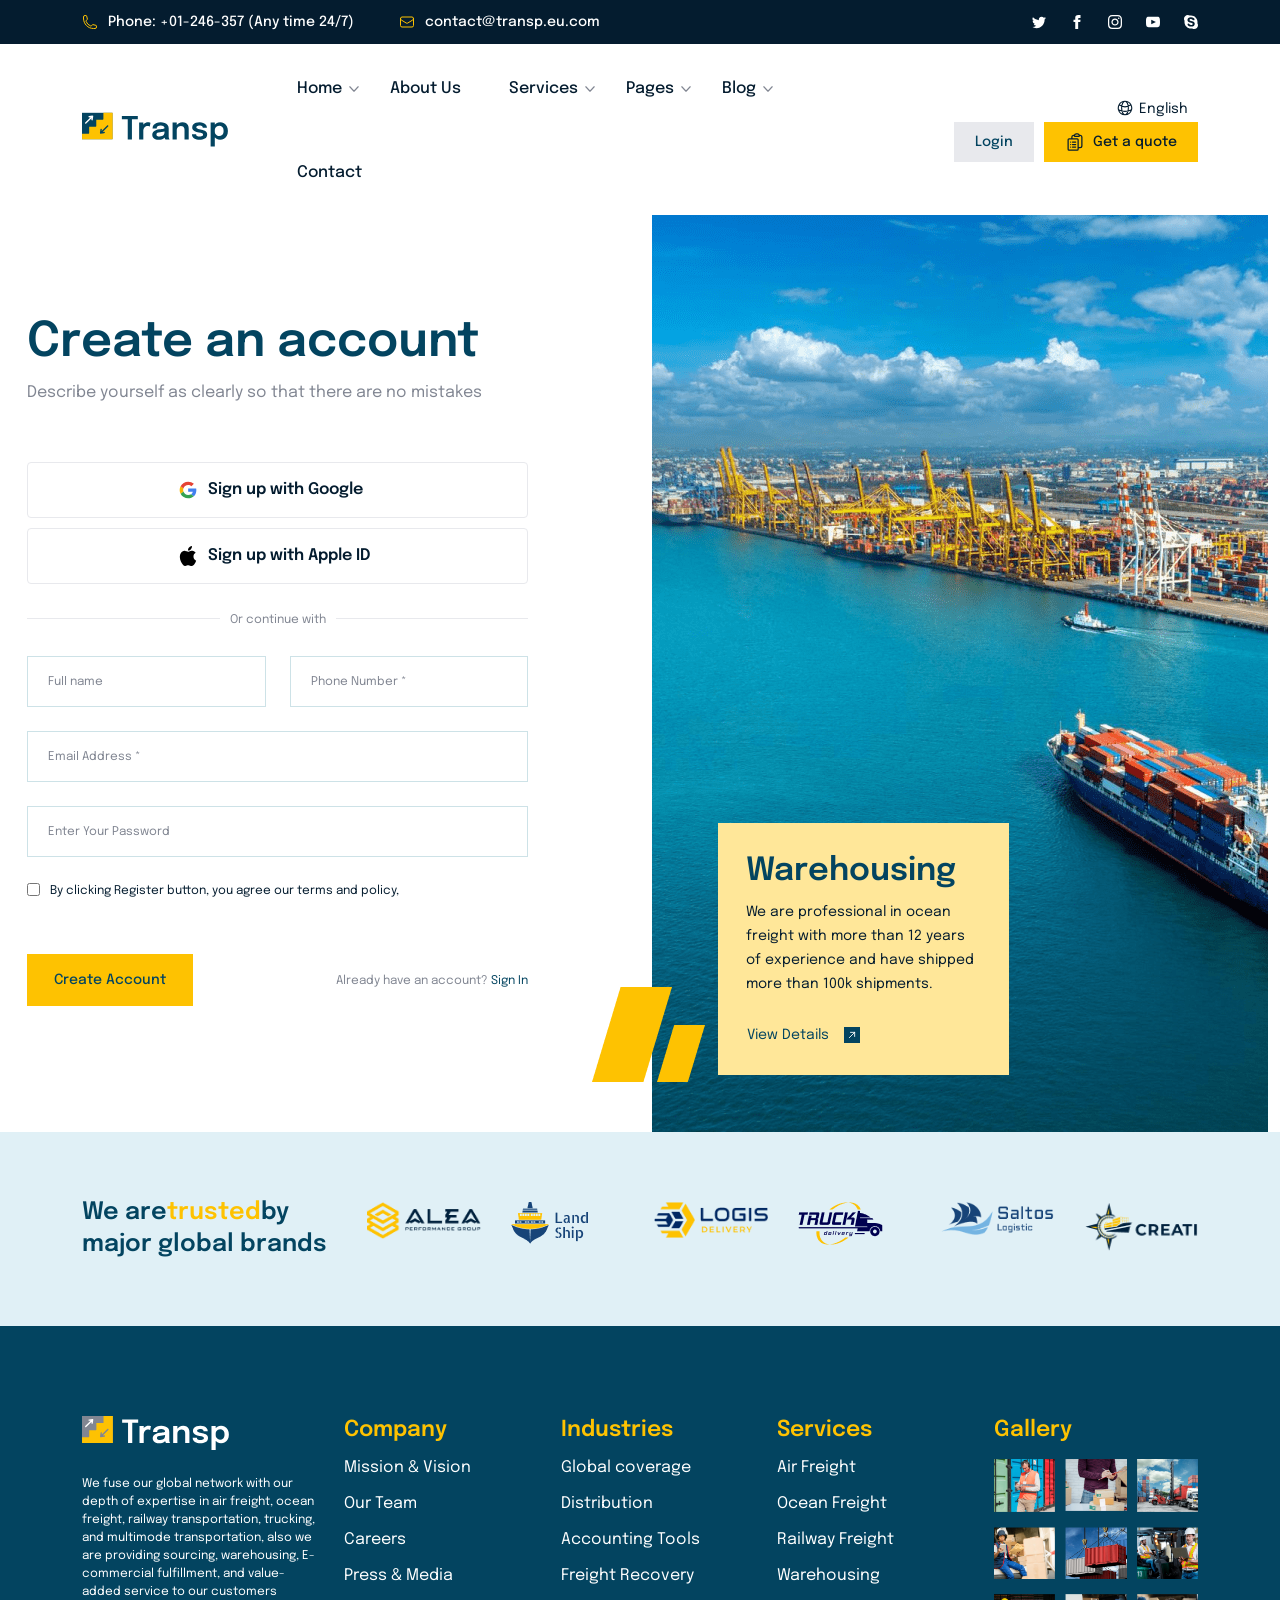
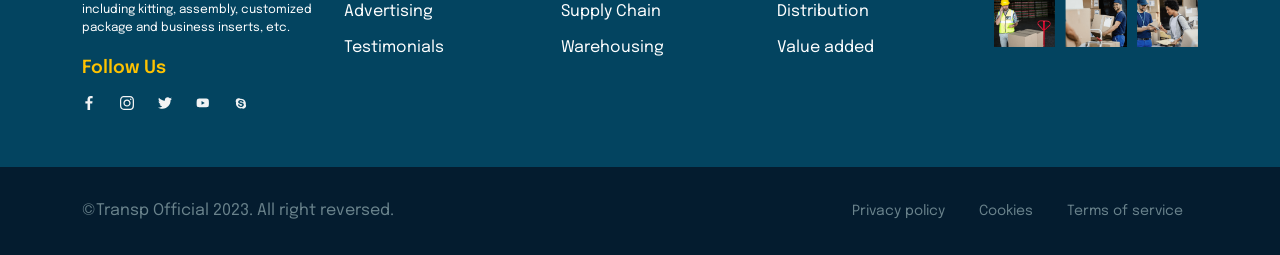
<file: register.html>
<!DOCTYPE html>
<html lang="en">
  <head>
    <meta charset="UTF-8">
    <meta name="viewport" content="width=device-width, initial-scale=1, maximum-scale=1">
    <meta http-equiv="X-UA-Compatible" content="ie=edge">
    <meta name="msapplication-TileColor" content="#0E0E0E">
    <meta name="template-color" content="#0E0E0E">
    <meta name="description" content="Index page">
    <meta name="keywords" content="index, page">
    <meta name="author" content="">
    <link rel="shortcut icon" type="image/x-icon" href="assets/imgs/template/favicon.svg">
    <link href="assets/css/style.css?v=3.0.0" rel="stylesheet">
    <title>Register - Transport Courier Logistics HTML Template</title>
  </head>
  <body>
    <div id="preloader-active">
      <div class="preloader d-flex align-items-center justify-content-center">
        <div class="preloader-inner position-relative">
          <div class="flip-square"></div>
        </div>
      </div>
    </div>
    <div class="box-bar bg-grey-900">
      <div class="container position-relative">
        <div class="row align-items-center"> 
          <div class="col-lg-7 col-md-8 col-sm-5 col-4"> <a class="phone-icon mr-45" href="tel:+01-246-357">
              <svg fill="none" stroke="currentColor" stroke-width="1.5" viewbox="0 0 24 24" xmlns="http://www.w3.org/2000/svg" aria-hidden="true">
                <path stroke-linecap="round" stroke-linejoin="round" d="M2.25 6.75c0 8.284 6.716 15 15 15h2.25a2.25 2.25 0 002.25-2.25v-1.372c0-.516-.351-.966-.852-1.091l-4.423-1.106c-.44-.11-.902.055-1.173.417l-.97 1.293c-.282.376-.769.542-1.21.38a12.035 12.035 0 01-7.143-7.143c-.162-.441.004-.928.38-1.21l1.293-.97c.363-.271.527-.734.417-1.173L6.963 3.102a1.125 1.125 0 00-1.091-.852H4.5A2.25 2.25 0 002.25 4.5v2.25z"></path>
              </svg>Phone: +01-246-357 (Any time 24/7)</a><a class="email-icon" href="mailto:contact@transp.eu.com">
              <svg fill="none" stroke="currentColor" stroke-width="1.5" viewbox="0 0 24 24" xmlns="http://www.w3.org/2000/svg" aria-hidden="true">
                <path stroke-linecap="round" stroke-linejoin="round" d="M21.75 6.75v10.5a2.25 2.25 0 01-2.25 2.25h-15a2.25 2.25 0 01-2.25-2.25V6.75m19.5 0A2.25 2.25 0 0019.5 4.5h-15a2.25 2.25 0 00-2.25 2.25m19.5 0v.243a2.25 2.25 0 01-1.07 1.916l-7.5 4.615a2.25 2.25 0 01-2.36 0L3.32 8.91a2.25 2.25 0 01-1.07-1.916V6.75"></path>
              </svg>contact@transp.eu.com</a></div>
          <div class="col-lg-5 col-md-4 col-sm-7 col-8 text-end"><a class="icon-socials icon-twitter2" href="#">
              <svg class="bi bi-twitter" xmlns="http://www.w3.org/2000/svg" width="14" height="14" fill="" viewbox="0 0 16 16">
                <path d="M5.026 15c6.038 0 9.341-5.003 9.341-9.334 0-.14 0-.282-.006-.422A6.685 6.685 0 0 0 16 3.542a6.658 6.658 0 0 1-1.889.518 3.301 3.301 0 0 0 1.447-1.817 6.533 6.533 0 0 1-2.087.793A3.286 3.286 0 0 0 7.875 6.03a9.325 9.325 0 0 1-6.767-3.429 3.289 3.289 0 0 0 1.018 4.382A3.323 3.323 0 0 1 .64 6.575v.045a3.288 3.288 0 0 0 2.632 3.218 3.203 3.203 0 0 1-.865.115 3.23 3.23 0 0 1-.614-.057 3.283 3.283 0 0 0 3.067 2.277A6.588 6.588 0 0 1 .78 13.58a6.32 6.32 0 0 1-.78-.045A9.344 9.344 0 0 0 5.026 15z"></path>
              </svg></a><a class="icon-socials icon-facebook2" href="#">
              <svg xmlns="http://www.w3.org/2000/svg" width="14" height="14" viewbox="0 0 24 24">
                <path d="M9 8h-3v4h3v12h5v-12h3.642l.358-4h-4v-1.667c0-.955.192-1.333 1.115-1.333h2.885v-5h-3.808c-3.596 0-5.192 1.583-5.192 4.615v3.385z"></path>
              </svg></a><a class="icon-socials icon-instagram2" href="#">
              <svg class="bi bi-instagram" xmlns="http://www.w3.org/2000/svg" width="14" height="14" viewbox="0 0 24 24">
                <path d="M12 2.163c3.204 0 3.584.012 4.85.07 3.252.148 4.771 1.691 4.919 4.919.058 1.265.069 1.645.069 4.849 0 3.205-.012 3.584-.069 4.849-.149 3.225-1.664 4.771-4.919 4.919-1.266.058-1.644.07-4.85.07-3.204 0-3.584-.012-4.849-.07-3.26-.149-4.771-1.699-4.919-4.92-.058-1.265-.07-1.644-.07-4.849 0-3.204.013-3.583.07-4.849.149-3.227 1.664-4.771 4.919-4.919 1.266-.057 1.645-.069 4.849-.069zm0-2.163c-3.259 0-3.667.014-4.947.072-4.358.2-6.78 2.618-6.98 6.98-.059 1.281-.073 1.689-.073 4.948 0 3.259.014 3.668.072 4.948.2 4.358 2.618 6.78 6.98 6.98 1.281.058 1.689.072 4.948.072 3.259 0 3.668-.014 4.948-.072 4.354-.2 6.782-2.618 6.979-6.98.059-1.28.073-1.689.073-4.948 0-3.259-.014-3.667-.072-4.947-.196-4.354-2.617-6.78-6.979-6.98-1.281-.059-1.69-.073-4.949-.073zm0 5.838c-3.403 0-6.162 2.759-6.162 6.162s2.759 6.163 6.162 6.163 6.162-2.759 6.162-6.163c0-3.403-2.759-6.162-6.162-6.162zm0 10.162c-2.209 0-4-1.79-4-4 0-2.209 1.791-4 4-4s4 1.791 4 4c0 2.21-1.791 4-4 4zm6.406-11.845c-.796 0-1.441.645-1.441 1.44s.645 1.44 1.441 1.44c.795 0 1.439-.645 1.439-1.44s-.644-1.44-1.439-1.44z"></path>
              </svg></a><a class="icon-socials icon-youtube2" href="#">
              <svg class="bi bi-youtube" xmlns="http://www.w3.org/2000/svg" width="14" height="14" viewbox="0 0 24 24">
                <path d="M19.615 3.184c-3.604-.246-11.631-.245-15.23 0-3.897.266-4.356 2.62-4.385 8.816.029 6.185.484 8.549 4.385 8.816 3.6.245 11.626.246 15.23 0 3.897-.266 4.356-2.62 4.385-8.816-.029-6.185-.484-8.549-4.385-8.816zm-10.615 12.816v-8l8 3.993-8 4.007z"></path>
              </svg></a><a class="icon-socials icon-skype2" href="#">
              <svg xmlns="http://www.w3.org/2000/svg" width="14" height="14" viewbox="0 0 24 24">
                <path d="M22.987 13.966c1.357-7.765-5.416-14.412-13.052-12.979-5.821-3.561-12.503 3.226-8.935 9.029-1.387 7.747 5.384 14.48 13.083 13.01 5.832 3.536 12.493-3.26 8.904-9.06zm-10.603 5.891c-3.181 0-6.378-1.448-6.362-3.941.005-.752.564-1.442 1.309-1.442 1.873 0 1.855 2.795 4.837 2.795 2.093 0 2.807-1.146 2.807-1.944 0-2.886-9.043-1.117-9.043-6.543 0-2.938 2.402-4.962 6.179-4.741 3.602.213 5.713 1.803 5.917 3.289.101.971-.542 1.727-1.659 1.727-1.628 0-1.795-2.181-4.6-2.181-1.266 0-2.334.528-2.334 1.674 0 2.395 8.99 1.005 8.99 6.276-.001 3.039-2.423 5.031-6.041 5.031z"></path>
              </svg></a></div>
        </div>
      </div>
    </div>
    <header class="header sticky-bar">
      <div class="container">
        <div class="main-header">
          <div class="header-left">
            <div class="header-logo"><a class="d-flex" href="index.html"><img alt="Ecom" src="assets/imgs/template/logo.svg"></a></div>
            <div class="header-nav">
              <nav class="nav-main-menu d-none d-xl-block">
                <ul class="main-menu">
                  <li class="has-children"><a class="active" href="index.html">Home</a>
                    <ul class="sub-menu">
                      <li><a href="index-2.html">Homepage - 2</a></li>
                      <li><a href="index-3.html">Homepage - 3</a></li>
                      <li><a href="index-4.html">Homepage - 4</a></li>
                    </ul>
                  </li>
                  <li><a href="about.html">About Us</a></li>
                  <li class="has-children"><a href="#">Services</a>
                    <div class="sub-menu five-col">
                      <div class="menu-col">
                        <h6 class="color-brand-2 mb-15">Sea Forwarding</h6>
                        <div class="menu-image"><img src="assets/imgs/page/homepage1/menu1.png" alt="transp"></div>
                        <ul class="megamenu">
                          <li><a href="services.html">Container Shipping</a></li>
                          <li><a href="services.html">Bulk Shipping</a></li>
                          <li><a href="services.html">Roll-on/Roll-off Shipping</a></li>
                          <li><a href="services.html">Break Bulk Shipping</a></li>
                          <li><a href="services.html">Project Cargo Shipping</a></li>
                        </ul>
                      </div>
                      <div class="menu-col">
                        <h6 class="color-brand-2 mb-15">Air Freight Forwarding</h6>
                        <div class="menu-image"><img src="assets/imgs/page/homepage1/menu2.png" alt="transp"></div>
                        <ul class="megamenu">
                          <li><a href="services.html">General Cargo</a></li>
                          <li><a href="services.html">Express Shipping</a></li>
                          <li><a href="services.html">Dangerous Goods</a></li>
                          <li><a href="services.html">Oversized Cargo</a></li>
                          <li><a href="services.html">Perishable Goods</a></li>
                        </ul>
                      </div>
                      <div class="menu-col">
                        <h6 class="color-brand-2 mb-15">Land Transportation</h6>
                        <div class="menu-image"><img src="assets/imgs/page/homepage1/menu3.png" alt="transp"></div>
                        <ul class="megamenu">
                          <li><a href="services.html">Road Freight</a></li>
                          <li><a href="services.html">Rail Freight</a></li>
                          <li><a href="services.html">Intermodal Transportation</a></li>
                          <li><a href="services.html">Less-than-Truckload (LTL) Shipping</a></li>
                          <li><a href="services.html">Specialized Transportation</a></li>
                        </ul>
                      </div>
                      <div class="menu-col">
                        <h6 class="color-brand-2 mb-15">Railway Logistics</h6>
                        <div class="menu-image"><img src="assets/imgs/page/homepage1/menu4.png" alt="transp"></div>
                        <ul class="megamenu">
                          <li><a href="services.html">Rail Freight Transportation</a></li>
                          <li><a href="services.html">Rail Terminal Services</a></li>
                          <li><a href="services.html">Rail Freight Forwarding</a></li>
                          <li><a href="services.html">Intermodal Transportation</a></li>
                          <li><a href="services.html">Rail Logistics Consulting</a></li>
                        </ul>
                      </div>
                      <div class="menu-col">
                        <h6 class="color-brand-2 mb-15">Warehouse</h6>
                        <div class="menu-image"><img src="assets/imgs/page/homepage1/menu5.png" alt="transp"></div>
                        <ul class="megamenu">
                          <li><a href="services.html">Warehousing</a></li>
                          <li><a href="services.html">Distribution Center Operations</a></li>
                          <li><a href="services.html">E-Commerce Fulfillment</a></li>
                          <li><a href="services.html">Reverse Logistics</a></li>
                          <li><a href="services.html">Inventory Management</a></li>
                        </ul>
                      </div>
                    </div>
                  </li>
                  <li class="has-children"><a href="#">Pages</a>
                    <ul class="sub-menu">
                      <li><a href="service-detail.html">Service Detail</a></li>
                      <li><a href="trackyourparcel.html">Track Your Parcel</a></li>
                      <li><a href="workprocess.html">Work Process</a></li>
                      <li><a href="request-a-quote.html">Request a quote</a></li>
                      <li><a href="our-team.html">Our team</a></li>
                      <li><a href="faqs.html">FAQ's</a></li>
                      <li><a href="trackyourparcel.html">Track Your Parcel</a></li>
                      <li><a href="register.html">Register</a></li>
                      <li><a href="login.html">Login</a></li>
                      <li><a href="comingsoon.html">Coming soon</a></li>
                      <li><a href="newsletter.html">Newsletter</a></li>
                      <li><a href="404.html">Error 404</a></li>
                    </ul>
                  </li>
                  <li class="has-children"><a href="blog.html">Blog</a>
                    <ul class="sub-menu">
                      <li><a href="blog-single.html">Blog Details</a></li>
                    </ul>
                  </li>
                  <li><a href="contact.html">Contact</a></li>
                </ul>
              </nav>
              <div class="burger-icon burger-icon-white"><span class="burger-icon-top"></span><span class="burger-icon-mid"></span><span class="burger-icon-bottom"></span></div>
            </div>
            <div class="header-right">
              <div class="d-inline-block box-dropdown-cart"><span class="font-lg icon-list icon-account"><span class="font-sm color-grey-900 arrow-down"> 
                    <svg fill="none" stroke="currentColor" stroke-width="1.5" viewbox="0 0 24 24" xmlns="http://www.w3.org/2000/svg" aria-hidden="true">
                      <path stroke-linecap="round" stroke-linejoin="round" d="M12 21a9.004 9.004 0 008.716-6.747M12 21a9.004 9.004 0 01-8.716-6.747M12 21c2.485 0 4.5-4.03 4.5-9S14.485 3 12 3m0 18c-2.485 0-4.5-4.03-4.5-9S9.515 3 12 3m0 0a8.997 8.997 0 017.843 4.582M12 3a8.997 8.997 0 00-7.843 4.582m15.686 0A11.953 11.953 0 0112 10.5c-2.998 0-5.74-1.1-7.843-2.918m15.686 0A8.959 8.959 0 0121 12c0 .778-.099 1.533-.284 2.253m0 0A17.919 17.919 0 0112 16.5c-3.162 0-6.133-.815-8.716-2.247m0 0A9.015 9.015 0 013 12c0-1.605.42-3.113 1.157-4.418"></path>
                    </svg>English</span></span>
                <div class="dropdown-account">
                  <ul>
                    <li><a class="font-md" href="#"><img src="assets/imgs/template/icons/en.png" alt="transp">
                        English</a></li>
                    <li><a class="font-md" href="#"><img src="assets/imgs/template/icons/fr.png" alt="transp">
                        French</a></li>
                    <li><a class="font-md" href="#"><img src="assets/imgs/template/icons/cn.png" alt="transp">
                        Chiness</a></li>
                  </ul>
                </div>
              </div>
              <div class="d-none d-sm-inline-block"><a class="btn btn-default mr-10 hover-up" href="login.html">Login</a><a class="btn btn-brand-1 d-none d-xl-inline-block hover-up" href="request-a-quote.html">
                  <svg fill="none" stroke="currentColor" stroke-width="1.5" viewbox="0 0 24 24" xmlns="http://www.w3.org/2000/svg" aria-hidden="true">
                    <path stroke-linecap="round" stroke-linejoin="round" d="M9 12h3.75M9 15h3.75M9 18h3.75m3 .75H18a2.25 2.25 0 002.25-2.25V6.108c0-1.135-.845-2.098-1.976-2.192a48.424 48.424 0 00-1.123-.08m-5.801 0c-.065.21-.1.433-.1.664 0 .414.336.75.75.75h4.5a.75.75 0 00.75-.75 2.25 2.25 0 00-.1-.664m-5.8 0A2.251 2.251 0 0113.5 2.25H15c1.012 0 1.867.668 2.15 1.586m-5.8 0c-.376.023-.75.05-1.124.08C9.095 4.01 8.25 4.973 8.25 6.108V8.25m0 0H4.875c-.621 0-1.125.504-1.125 1.125v11.25c0 .621.504 1.125 1.125 1.125h9.75c.621 0 1.125-.504 1.125-1.125V9.375c0-.621-.504-1.125-1.125-1.125H8.25zM6.75 12h.008v.008H6.75V12zm0 3h.008v.008H6.75V15zm0 3h.008v.008H6.75V18z"> </path>
                  </svg>Get a quote</a></div>
            </div>
          </div>
        </div>
      </div>
    </header>
    <div class="mobile-header-active mobile-header-wrapper-style perfect-scrollbar">
      <div class="mobile-header-wrapper-inner">
        <div class="mobile-header-content-area">
          <div class="mobile-logo"><a class="btn btn-brand-1 hover-up" href="request-a-quote.html">
              <svg fill="none" stroke="currentColor" stroke-width="1.5" viewbox="0 0 24 24" xmlns="http://www.w3.org/2000/svg" aria-hidden="true">
                <path stroke-linecap="round" stroke-linejoin="round" d="M9 12h3.75M9 15h3.75M9 18h3.75m3 .75H18a2.25 2.25 0 002.25-2.25V6.108c0-1.135-.845-2.098-1.976-2.192a48.424 48.424 0 00-1.123-.08m-5.801 0c-.065.21-.1.433-.1.664 0 .414.336.75.75.75h4.5a.75.75 0 00.75-.75 2.25 2.25 0 00-.1-.664m-5.8 0A2.251 2.251 0 0113.5 2.25H15c1.012 0 1.867.668 2.15 1.586m-5.8 0c-.376.023-.75.05-1.124.08C9.095 4.01 8.25 4.973 8.25 6.108V8.25m0 0H4.875c-.621 0-1.125.504-1.125 1.125v11.25c0 .621.504 1.125 1.125 1.125h9.75c.621 0 1.125-.504 1.125-1.125V9.375c0-.621-.504-1.125-1.125-1.125H8.25zM6.75 12h.008v.008H6.75V12zm0 3h.008v.008H6.75V15zm0 3h.008v.008H6.75V18z"> </path>
              </svg>Get a quote</a></div>
          <div class="burger-icon"><span class="burger-icon-top"></span><span class="burger-icon-mid"></span><span class="burger-icon-bottom"></span></div>
          <div class="perfect-scroll">
            <div class="mobile-menu-wrap mobile-header-border">
              <nav class="mt-15">
                <ul class="mobile-menu font-heading">
                  <li class="has-children"><a class="active" href="index.html">Home</a>
                    <ul class="sub-menu">
                      <li><a href="index.html">Homepage - 1</a></li>
                      <li><a href="index-2.html">Homepage - 2</a></li>
                      <li><a href="index-3.html">Homepage - 3</a></li>
                      <li><a href="index-4.html">Homepage - 4</a></li>
                    </ul>
                  </li>
                  <li><a href="about.html">About</a></li>
                  <li class="has-children"><a href="services.html">Services</a>
                    <ul class="sub-menu">
                      <li><a href="service-detail.html">Service Details</a></li>
                    </ul>
                  </li>
                  <li class="has-children"><a href="#">Pages</a>
                    <ul class="sub-menu">
                      <li><a href="trackyourparcel.html">Track Your Parcel</a></li>
                      <li><a href="workprocess.html">Work Process</a></li>
                      <li><a href="request-a-quote.html">Request a quote</a></li>
                      <li><a href="our-team.html">Our team</a></li>
                      <li><a href="faqs.html">FAQ's</a></li>
                      <li><a href="trackyourparcel.html">Track Your Parcel</a></li>
                      <li><a href="register.html">Register</a></li>
                      <li><a href="login.html">Login</a></li>
                      <li><a href="comingsoon.html">Coming soon</a></li>
                      <li><a href="404.html">Error 404</a></li>
                    </ul>
                  </li>
                  <li class="has-children"><a href="blog.html">Blog Pages</a>
                    <ul class="sub-menu">
                      <li><a href="blog-single.html">Blog Details</a></li>
                    </ul>
                  </li>
                  <li><a href="contact.html">Contact</a></li>
                </ul>
              </nav>
            </div>
            <div class="site-copyright color-grey-400 mt-0">
              <div class="box-download-app">
                <p class="font-xs color-grey-900 mb-25">Download our Apps and get extra 15% Discount on your first Order…!</p>
                <div class="mb-25">
                  <div class="d-flex"><a class="mr-10" href="#"><img src="assets/imgs/template/appstore-btn.png" alt="transp"></a><a href="#"><img src="assets/imgs/template/google-play-btn.png" alt="transp"></a></div>
                </div>
              </div>
              <div class="mb-0"><span class="font-xs color-grey-500">©Transp Official 2023. All right reversed.</span></div>
            </div>
          </div>
        </div>
      </div>
    </div>
    <main class="main">
      <section class="section box-login">
        <div class="row align-items-center m-0"> 
          <div class="col-lg-6">
            <div class="box-login-left">
              <h2 class="color-brand-2 mb-10">Create an account</h2>
              <p class="font-md color-grey-500">Describe yourself as clearly so that there are no mistakes</p>
              <div class="box-btn-signin mt-55"> <a class="btn btn-signin mb-10" href="#"> <img src="assets/imgs/page/login/Google.svg" alt="Transp">Sign up with Google</a><a class="btn btn-signin" href="#"> <img src="assets/imgs/page/login/apple.svg" alt="Transp">Sign up with Apple ID</a></div>
              <div class="box-or-login"> <span class="text-or font-xs color-grey-500">Or continue with</span></div>
              <div class="box-form-login">
                <form action="#"> 
                  <div class="row"> 
                    <div class="col-md-6"> 
                      <div class="form-group"> 
                        <input class="form-control" type="text" placeholder="Full name">
                      </div>
                    </div>
                    <div class="col-md-6"> 
                      <div class="form-group"> 
                        <input class="form-control" type="text" placeholder="Phone Number *">
                      </div>
                    </div>
                    <div class="col-md-12"> 
                      <div class="form-group"> 
                        <input class="form-control" type="text" placeholder="Email Address *">
                      </div>
                    </div>
                    <div class="col-md-12"> 
                      <div class="form-group"> 
                        <input class="form-control" type="password" placeholder="Enter Your Password">
                      </div>
                    </div>
                    <div class="col-md-12"> 
                      <div class="form-group">
                        <div class="box-remember"> 
                          <label class="font-xs color-grey-900" for="rememberme"> 
                            <input id="rememberme" type="checkbox">By clicking Register button, you agree our terms and policy,
                          </label>
                        </div>
                      </div>
                    </div>
                  </div>
                  <div class="form-group mt-30"> 
                    <div class="d-flex align-items-center justify-content-between">
                      <div class="box-button-form-login">
                        <input class="btn btn-brand-1-big mr-20" type="submit" value="Create Account">
                      </div>
                      <div class="box-text-form-login"><span class="font-xs color-grey-500">Already have an account? </span><a class="font-xs color-brand-2" href="login.html">Sign In</a></div>
                    </div>
                  </div>
                </form>
              </div>
            </div>
          </div>
          <div class="col-lg-6">
            <div class="box-login-right box-register-right">
              <div class="quote-shape shape-1"></div>
              <div class="box-info-bottom-img-3"> 
                <div class="box-info-3-bottom"> 
                  <h3 class="color-brand-2 mb-10">Warehousing</h3>
                  <p class="font-sm color-grey-900">We are professional in ocean freight with more than 12 years of experience and have shipped more than 100k shipments.</p>
                  <div class="mt-30"> <a class="btn btn-link font-sm color-brand-2" href="#">View Details<span>
                        <svg class="w-6 h-6 icon-16" fill="none" stroke="currentColor" viewbox="0 0 24 24" xmlns="http://www.w3.org/2000/svg">
                          <path stroke-linecap="round" stroke-linejoin="round" stroke-width="2" d="M14 5l7 7m0 0l-7 7m7-7H3"></path>
                        </svg></span></a></div>
                </div>
              </div>
            </div>
          </div>
        </div>
      </section>
      <div class="section bg-2 pt-65 pb-35">
        <div class="container">
          <div class="row align-items-center">
            <div class="col-lg-3 mb-30 text-center text-lg-start">
              <p class="font-2xl-bold color-brand-2">We are<span class="color-brand-1">trusted</span>by major global brands</p>
            </div>
            <div class="col-lg-9 mb-30">
              <div class="box-swiper">
                <div class="swiper-container swiper-group-6 pb-0">
                  <div class="swiper-wrapper">
                    <div class="swiper-slide"><img src="assets/imgs/slider/logo/alea.png" alt="transp"></div>
                    <div class="swiper-slide"><img src="assets/imgs/slider/logo/land.png" alt="transp"></div>
                    <div class="swiper-slide"><img src="assets/imgs/slider/logo/logis.png" alt="transp"></div>
                    <div class="swiper-slide"><img src="assets/imgs/slider/logo/truck.png" alt="transp"></div>
                    <div class="swiper-slide"><img src="assets/imgs/slider/logo/saltos.png" alt="transp"></div>
                    <div class="swiper-slide"><img src="assets/imgs/slider/logo/creati.png" alt="transp"></div>
                  </div>
                </div>
              </div>
            </div>
          </div>
        </div>
      </div>
    </main>
    <footer class="footer">
      <div class="footer-1">
        <div class="container">
          <div class="row">
            <div class="col-lg-3 width-23 mb-30">
              <div class="mb-20"><img src="assets/imgs/template/logo-footer.svg" alt="transp"></div>
              <p class="font-xs mb-20 color-white">We fuse our global network with our depth of expertise in air freight, ocean freight, railway transportation, trucking, and multimode transportation, also we are providing sourcing, warehousing, E-commercial fulfillment, and value-added service to our customers including kitting, assembly, customized package and business inserts, etc.</p>
              <h6 class="color-brand-1">Follow Us</h6>
              <div class="mt-15"><a class="icon-socials icon-facebook" href="#"></a><a class="icon-socials icon-instagram" href="#"></a><a class="icon-socials icon-twitter" href="#"></a><a class="icon-socials icon-youtube" href="#"></a><a class="icon-socials icon-skype" href="#"></a></div>
            </div>
            <div class="col-lg-3 width-16 mb-30">
              <h5 class="mb-10 color-brand-1">Company</h5>
              <ul class="menu-footer">
                <li><a href="about.html">Mission &amp; Vision</a></li>
                <li><a href="team.html">Our Team</a></li>
                <li><a href="career.html">Careers</a></li>
                <li><a href="#">Press &amp; Media</a></li>
                <li><a href="#">Advertising</a></li>
                <li><a href="#">Testimonials</a></li>
              </ul>
            </div>
            <div class="col-lg-3 width-16 mb-30">
              <h5 class="mb-10 color-brand-1">Industries</h5>
              <ul class="menu-footer">
                <li><a href="#">Global coverage</a></li>
                <li><a href="#">Distribution</a></li>
                <li><a href="#">Accounting Tools</a></li>
                <li><a href="#">Freight Recovery</a></li>
                <li><a href="#">Supply Chain</a></li>
                <li><a href="#">Warehousing</a></li>
              </ul>
            </div>
            <div class="col-lg-3 width-16 mb-30">
              <h5 class="mb-10 color-brand-1">Services</h5>
              <ul class="menu-footer">
                <li><a href="#">Air Freight</a></li>
                <li><a href="#">Ocean Freight</a></li>
                <li><a href="#">Railway Freight</a></li>
                <li><a href="#">Warehousing</a></li>
                <li><a href="#">Distribution</a></li>
                <li><a href="#">Value added</a></li>
              </ul>
            </div>
            <div class="col-lg-3 width-20 mb-30">
              <h5 class="mb-10 color-brand-1">Gallery</h5>
              <div class="galleries-footer"> 
                <ul class="list-imgs"> 
                  <li> <img src="assets/imgs/page/homepage1/gal1.png" alt="transp"></li>
                  <li> <img src="assets/imgs/page/homepage1/gal2.png" alt="transp"></li>
                  <li> <img src="assets/imgs/page/homepage1/gal3.png" alt="transp"></li>
                  <li> <img src="assets/imgs/page/homepage1/gal4.png" alt="transp"></li>
                  <li> <img src="assets/imgs/page/homepage1/gal5.png" alt="transp"></li>
                  <li> <img src="assets/imgs/page/homepage1/gal6.png" alt="transp"></li>
                  <li> <img src="assets/imgs/page/homepage1/gal7.png" alt="transp"></li>
                  <li> <img src="assets/imgs/page/homepage1/gal8.png" alt="transp"></li>
                  <li> <img src="assets/imgs/page/homepage1/gal9.png" alt="transp"></li>
                </ul>
              </div>
            </div>
          </div>
        </div>
      </div>
      <div class="footer-2">
        <div class="container">
          <div class="footer-bottom">
            <div class="row align-items-center">
              <div class="col-lg-6 col-md-12 text-center text-lg-start"><span class="color-grey-300 font-md">©Transp Official 2023. All right reversed.</span></div>
              <div class="col-lg-6 col-md-12 text-center text-lg-end">
                <ul class="menu-bottom">
                  <li><a class="font-sm color-grey-300" href="term-conditions.html">Privacy policy</a></li>
                  <li><a class="font-sm color-grey-300" href="term-conditions.html">Cookies</a></li>
                  <li><a class="font-sm color-grey-300" href="term-conditions.html">Terms of service</a></li>
                </ul>
              </div>
            </div>
          </div>
        </div>
      </div>
    </footer>
    <script src="assets/js/vendors/modernizr-3.6.0.min.js"></script>
    <script src="assets/js/vendors/jquery-3.6.0.min.js"></script>
    <script src="assets/js/vendors/jquery-migrate-3.3.0.min.js"></script>
    <script src="assets/js/vendors/bootstrap.bundle.min.js"></script>
    <script src="assets/js/vendors/waypoints.js"></script>
    <script src="assets/js/vendors/wow.js"></script>
    <script src="assets/js/vendors/magnific-popup.js"></script>
    <script src="assets/js/vendors/perfect-scrollbar.min.js"></script>
    <script src="assets/js/vendors/select2.min.js"></script>
    <script src="assets/js/vendors/isotope.js"></script>
    <script src="assets/js/vendors/scrollup.js"></script>
    <script src="assets/js/vendors/swiper-bundle.min.js"></script>
    <script src="assets/js/vendors/noUISlider.js"></script>
    <script src="assets/js/vendors/slider.js"></script>
    <!-- Count down-->
    <script src="assets/js/vendors/counterup.js"></script>
    <script src="assets/js/vendors/jquery.countdown.min.js"></script>
    <!-- Count down--><script src="assets/js/vendors/jquery.elevatezoom.js"></script>
<script src="assets/js/vendors/slick.js"></script>
    <script src="assets/js/main.js?v=3.0.0"></script>
  </body>
</html>
</file>
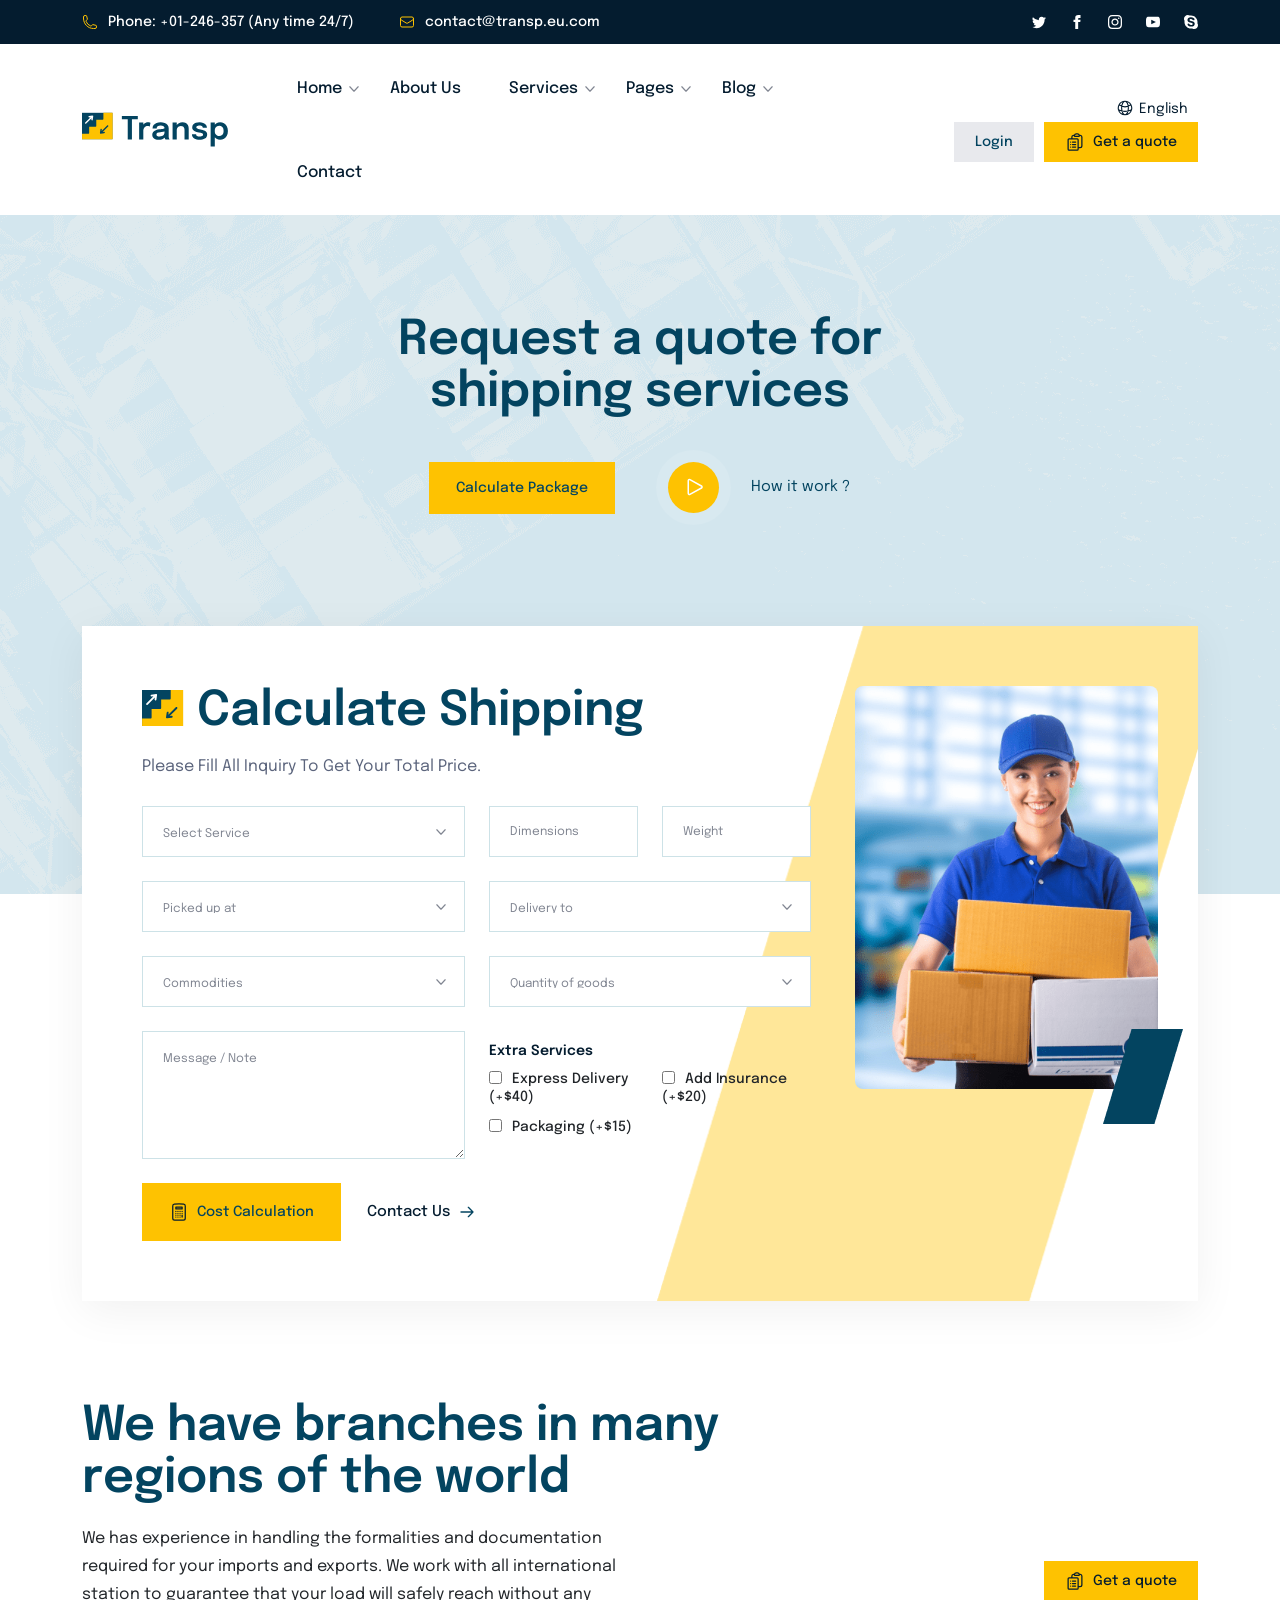
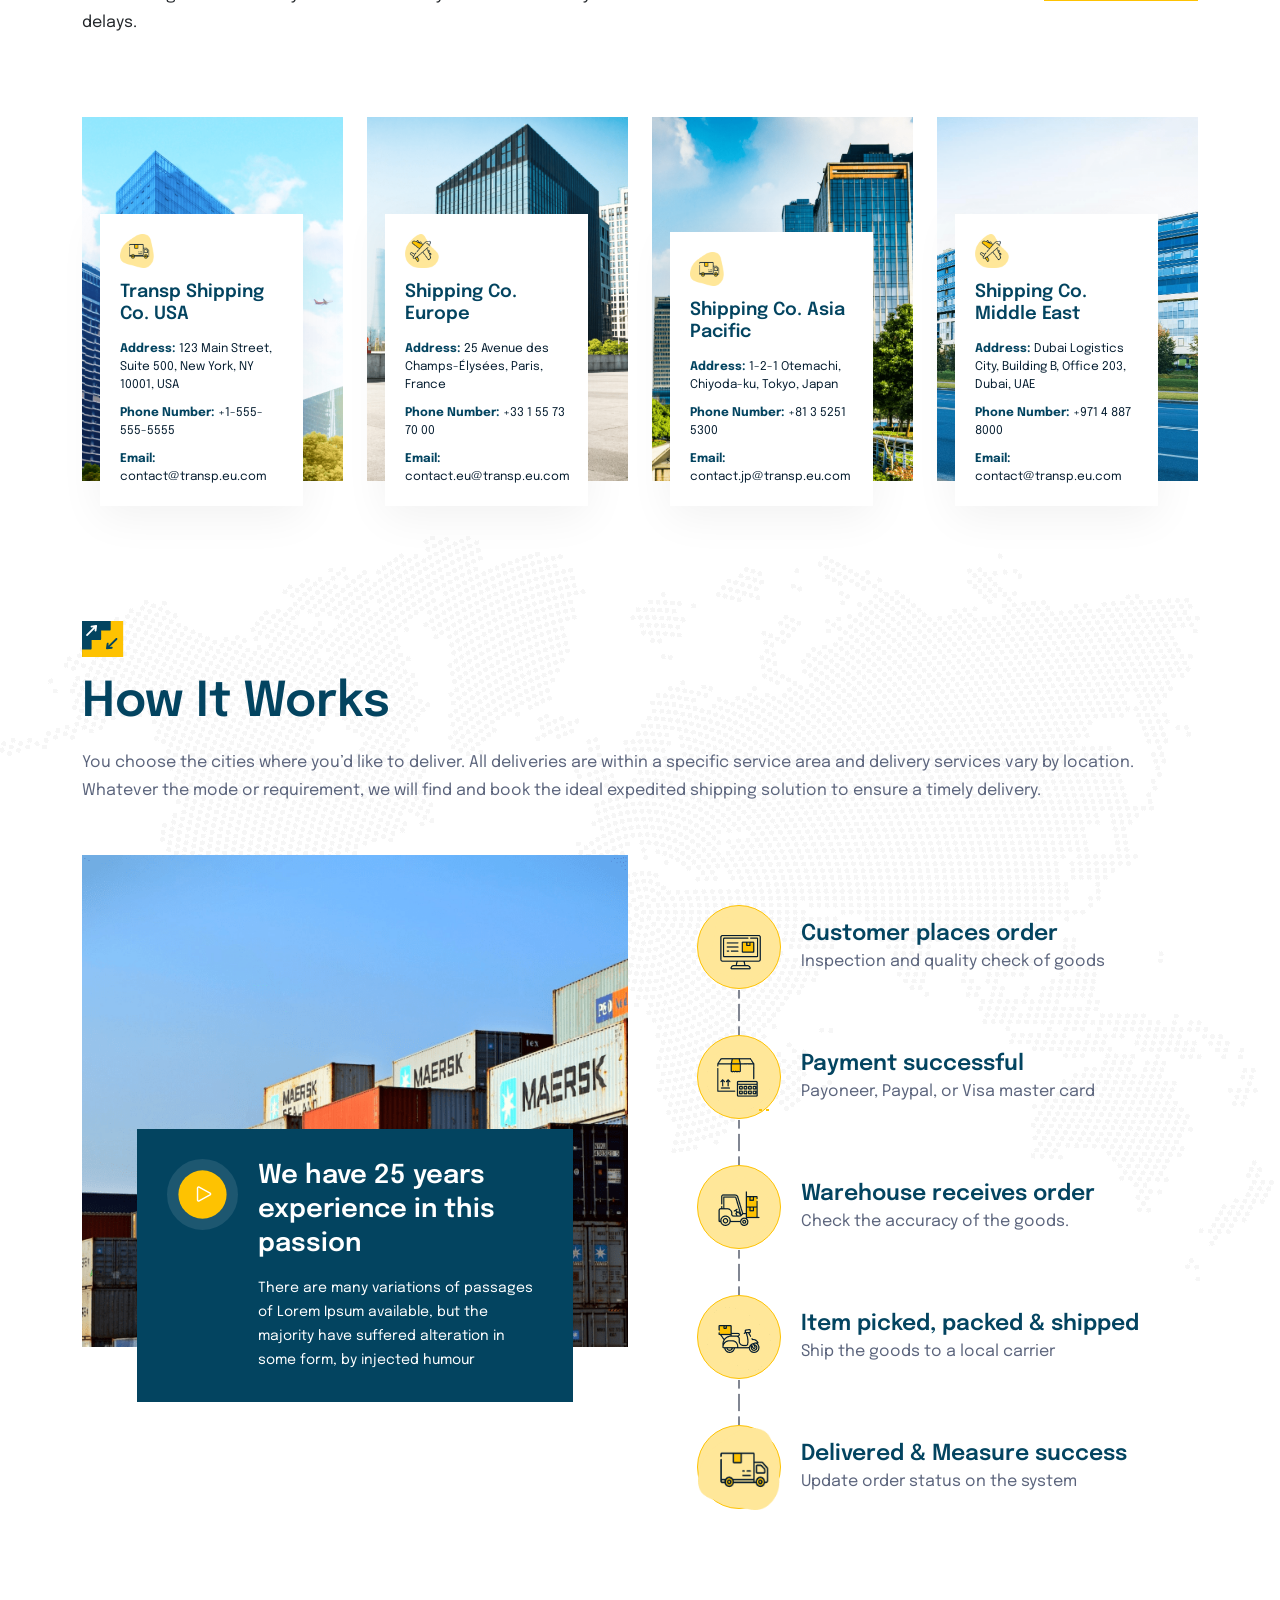
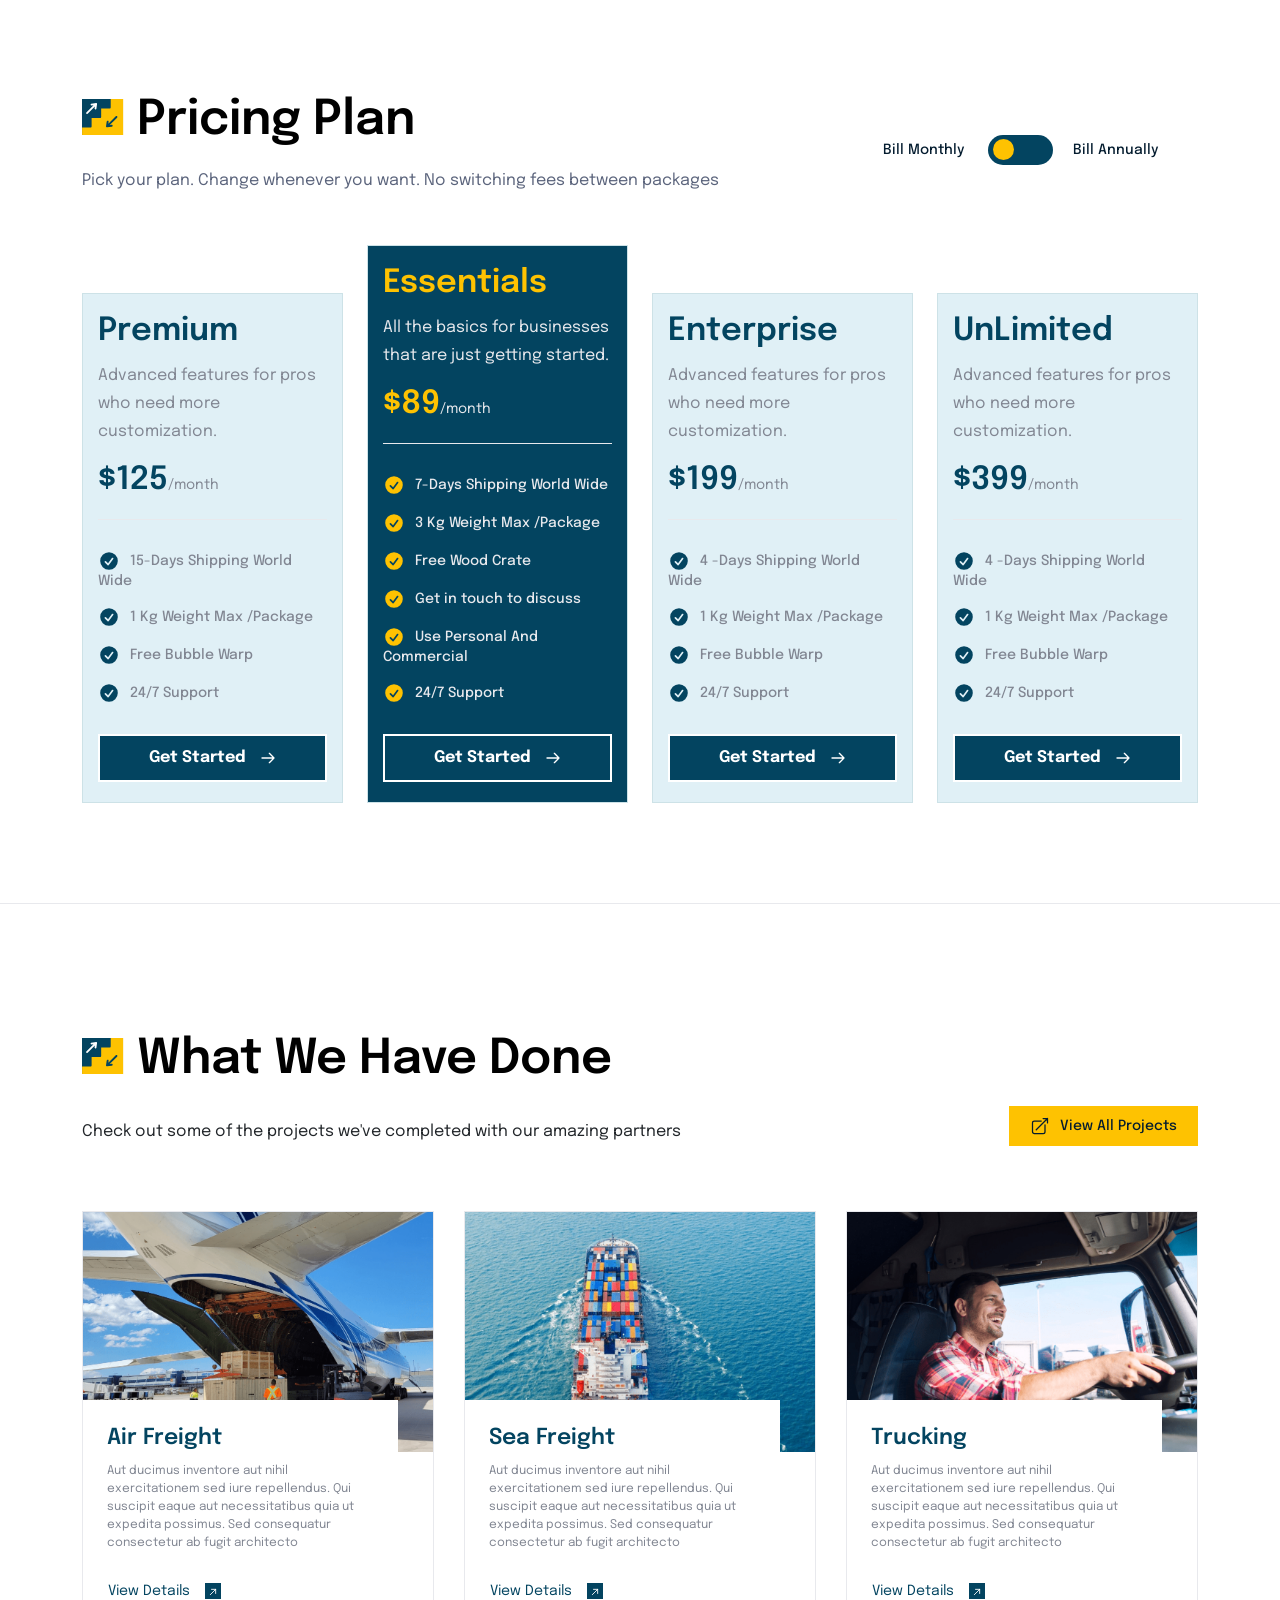
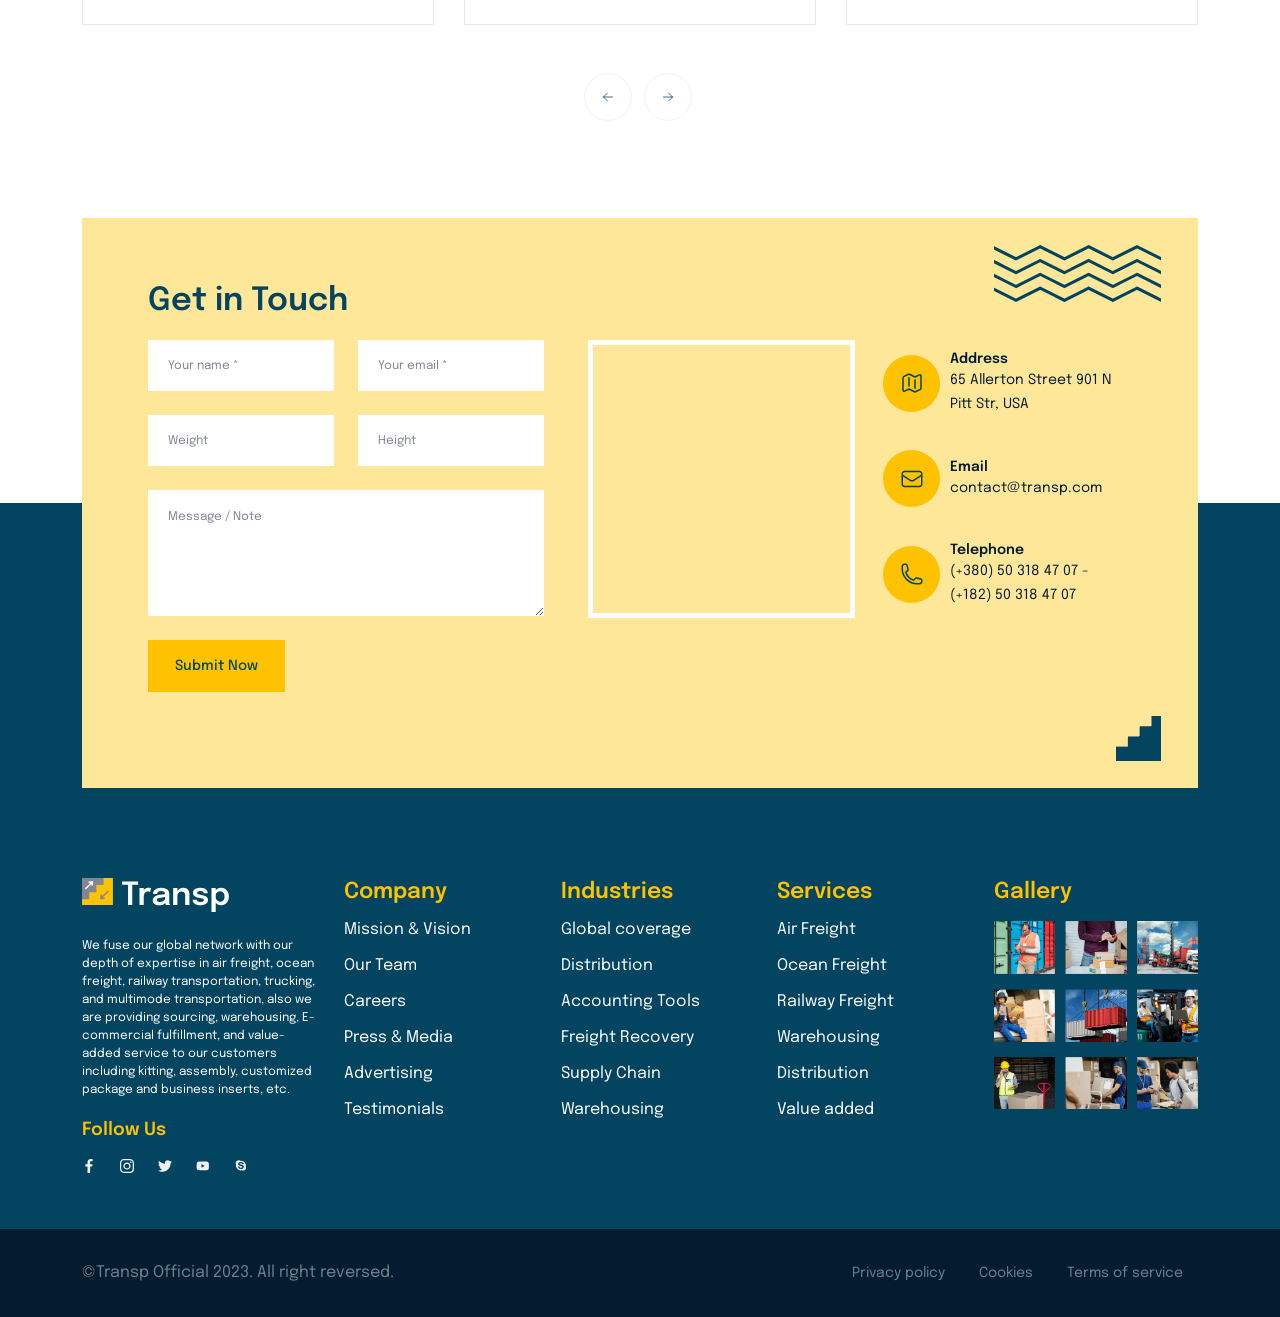
<file: request-a-quote.html>
<!DOCTYPE html>
<html lang="en">
  <head>
    <meta charset="UTF-8">
    <meta name="viewport" content="width=device-width, initial-scale=1, maximum-scale=1">
    <meta http-equiv="X-UA-Compatible" content="ie=edge">
    <meta name="msapplication-TileColor" content="#0E0E0E">
    <meta name="template-color" content="#0E0E0E">
    <meta name="description" content="Index page">
    <meta name="keywords" content="index, page">
    <meta name="author" content="">
    <link rel="shortcut icon" type="image/x-icon" href="assets/imgs/template/favicon.svg">
    <link href="assets/css/style.css?v=3.0.0" rel="stylesheet">
    <title>Request a quote - Transport Courier Logistics HTML Template</title>
  </head>
  <body>
    <div id="preloader-active">
      <div class="preloader d-flex align-items-center justify-content-center">
        <div class="preloader-inner position-relative">
          <div class="flip-square"></div>
        </div>
      </div>
    </div>
    <div class="box-bar bg-grey-900">
      <div class="container position-relative">
        <div class="row align-items-center"> 
          <div class="col-lg-7 col-md-8 col-sm-5 col-4"> <a class="phone-icon mr-45" href="tel:+01-246-357">
              <svg fill="none" stroke="currentColor" stroke-width="1.5" viewbox="0 0 24 24" xmlns="http://www.w3.org/2000/svg" aria-hidden="true">
                <path stroke-linecap="round" stroke-linejoin="round" d="M2.25 6.75c0 8.284 6.716 15 15 15h2.25a2.25 2.25 0 002.25-2.25v-1.372c0-.516-.351-.966-.852-1.091l-4.423-1.106c-.44-.11-.902.055-1.173.417l-.97 1.293c-.282.376-.769.542-1.21.38a12.035 12.035 0 01-7.143-7.143c-.162-.441.004-.928.38-1.21l1.293-.97c.363-.271.527-.734.417-1.173L6.963 3.102a1.125 1.125 0 00-1.091-.852H4.5A2.25 2.25 0 002.25 4.5v2.25z"></path>
              </svg>Phone: +01-246-357 (Any time 24/7)</a><a class="email-icon" href="mailto:contact@transp.eu.com">
              <svg fill="none" stroke="currentColor" stroke-width="1.5" viewbox="0 0 24 24" xmlns="http://www.w3.org/2000/svg" aria-hidden="true">
                <path stroke-linecap="round" stroke-linejoin="round" d="M21.75 6.75v10.5a2.25 2.25 0 01-2.25 2.25h-15a2.25 2.25 0 01-2.25-2.25V6.75m19.5 0A2.25 2.25 0 0019.5 4.5h-15a2.25 2.25 0 00-2.25 2.25m19.5 0v.243a2.25 2.25 0 01-1.07 1.916l-7.5 4.615a2.25 2.25 0 01-2.36 0L3.32 8.91a2.25 2.25 0 01-1.07-1.916V6.75"></path>
              </svg>contact@transp.eu.com</a></div>
          <div class="col-lg-5 col-md-4 col-sm-7 col-8 text-end"><a class="icon-socials icon-twitter2" href="#">
              <svg class="bi bi-twitter" xmlns="http://www.w3.org/2000/svg" width="14" height="14" fill="" viewbox="0 0 16 16">
                <path d="M5.026 15c6.038 0 9.341-5.003 9.341-9.334 0-.14 0-.282-.006-.422A6.685 6.685 0 0 0 16 3.542a6.658 6.658 0 0 1-1.889.518 3.301 3.301 0 0 0 1.447-1.817 6.533 6.533 0 0 1-2.087.793A3.286 3.286 0 0 0 7.875 6.03a9.325 9.325 0 0 1-6.767-3.429 3.289 3.289 0 0 0 1.018 4.382A3.323 3.323 0 0 1 .64 6.575v.045a3.288 3.288 0 0 0 2.632 3.218 3.203 3.203 0 0 1-.865.115 3.23 3.23 0 0 1-.614-.057 3.283 3.283 0 0 0 3.067 2.277A6.588 6.588 0 0 1 .78 13.58a6.32 6.32 0 0 1-.78-.045A9.344 9.344 0 0 0 5.026 15z"></path>
              </svg></a><a class="icon-socials icon-facebook2" href="#">
              <svg xmlns="http://www.w3.org/2000/svg" width="14" height="14" viewbox="0 0 24 24">
                <path d="M9 8h-3v4h3v12h5v-12h3.642l.358-4h-4v-1.667c0-.955.192-1.333 1.115-1.333h2.885v-5h-3.808c-3.596 0-5.192 1.583-5.192 4.615v3.385z"></path>
              </svg></a><a class="icon-socials icon-instagram2" href="#">
              <svg class="bi bi-instagram" xmlns="http://www.w3.org/2000/svg" width="14" height="14" viewbox="0 0 24 24">
                <path d="M12 2.163c3.204 0 3.584.012 4.85.07 3.252.148 4.771 1.691 4.919 4.919.058 1.265.069 1.645.069 4.849 0 3.205-.012 3.584-.069 4.849-.149 3.225-1.664 4.771-4.919 4.919-1.266.058-1.644.07-4.85.07-3.204 0-3.584-.012-4.849-.07-3.26-.149-4.771-1.699-4.919-4.92-.058-1.265-.07-1.644-.07-4.849 0-3.204.013-3.583.07-4.849.149-3.227 1.664-4.771 4.919-4.919 1.266-.057 1.645-.069 4.849-.069zm0-2.163c-3.259 0-3.667.014-4.947.072-4.358.2-6.78 2.618-6.98 6.98-.059 1.281-.073 1.689-.073 4.948 0 3.259.014 3.668.072 4.948.2 4.358 2.618 6.78 6.98 6.98 1.281.058 1.689.072 4.948.072 3.259 0 3.668-.014 4.948-.072 4.354-.2 6.782-2.618 6.979-6.98.059-1.28.073-1.689.073-4.948 0-3.259-.014-3.667-.072-4.947-.196-4.354-2.617-6.78-6.979-6.98-1.281-.059-1.69-.073-4.949-.073zm0 5.838c-3.403 0-6.162 2.759-6.162 6.162s2.759 6.163 6.162 6.163 6.162-2.759 6.162-6.163c0-3.403-2.759-6.162-6.162-6.162zm0 10.162c-2.209 0-4-1.79-4-4 0-2.209 1.791-4 4-4s4 1.791 4 4c0 2.21-1.791 4-4 4zm6.406-11.845c-.796 0-1.441.645-1.441 1.44s.645 1.44 1.441 1.44c.795 0 1.439-.645 1.439-1.44s-.644-1.44-1.439-1.44z"></path>
              </svg></a><a class="icon-socials icon-youtube2" href="#">
              <svg class="bi bi-youtube" xmlns="http://www.w3.org/2000/svg" width="14" height="14" viewbox="0 0 24 24">
                <path d="M19.615 3.184c-3.604-.246-11.631-.245-15.23 0-3.897.266-4.356 2.62-4.385 8.816.029 6.185.484 8.549 4.385 8.816 3.6.245 11.626.246 15.23 0 3.897-.266 4.356-2.62 4.385-8.816-.029-6.185-.484-8.549-4.385-8.816zm-10.615 12.816v-8l8 3.993-8 4.007z"></path>
              </svg></a><a class="icon-socials icon-skype2" href="#">
              <svg xmlns="http://www.w3.org/2000/svg" width="14" height="14" viewbox="0 0 24 24">
                <path d="M22.987 13.966c1.357-7.765-5.416-14.412-13.052-12.979-5.821-3.561-12.503 3.226-8.935 9.029-1.387 7.747 5.384 14.48 13.083 13.01 5.832 3.536 12.493-3.26 8.904-9.06zm-10.603 5.891c-3.181 0-6.378-1.448-6.362-3.941.005-.752.564-1.442 1.309-1.442 1.873 0 1.855 2.795 4.837 2.795 2.093 0 2.807-1.146 2.807-1.944 0-2.886-9.043-1.117-9.043-6.543 0-2.938 2.402-4.962 6.179-4.741 3.602.213 5.713 1.803 5.917 3.289.101.971-.542 1.727-1.659 1.727-1.628 0-1.795-2.181-4.6-2.181-1.266 0-2.334.528-2.334 1.674 0 2.395 8.99 1.005 8.99 6.276-.001 3.039-2.423 5.031-6.041 5.031z"></path>
              </svg></a></div>
        </div>
      </div>
    </div>
    <header class="header sticky-bar">
      <div class="container">
        <div class="main-header">
          <div class="header-left">
            <div class="header-logo"><a class="d-flex" href="index.html"><img alt="Ecom" src="assets/imgs/template/logo.svg"></a></div>
            <div class="header-nav">
              <nav class="nav-main-menu d-none d-xl-block">
                <ul class="main-menu">
                  <li class="has-children"><a class="active" href="index.html">Home</a>
                    <ul class="sub-menu">
                      <li><a href="index-2.html">Homepage - 2</a></li>
                      <li><a href="index-3.html">Homepage - 3</a></li>
                      <li><a href="index-4.html">Homepage - 4</a></li>
                    </ul>
                  </li>
                  <li><a href="about.html">About Us</a></li>
                  <li class="has-children"><a href="#">Services</a>
                    <div class="sub-menu five-col">
                      <div class="menu-col">
                        <h6 class="color-brand-2 mb-15">Sea Forwarding</h6>
                        <div class="menu-image"><img src="assets/imgs/page/homepage1/menu1.png" alt="transp"></div>
                        <ul class="megamenu">
                          <li><a href="services.html">Container Shipping</a></li>
                          <li><a href="services.html">Bulk Shipping</a></li>
                          <li><a href="services.html">Roll-on/Roll-off Shipping</a></li>
                          <li><a href="services.html">Break Bulk Shipping</a></li>
                          <li><a href="services.html">Project Cargo Shipping</a></li>
                        </ul>
                      </div>
                      <div class="menu-col">
                        <h6 class="color-brand-2 mb-15">Air Freight Forwarding</h6>
                        <div class="menu-image"><img src="assets/imgs/page/homepage1/menu2.png" alt="transp"></div>
                        <ul class="megamenu">
                          <li><a href="services.html">General Cargo</a></li>
                          <li><a href="services.html">Express Shipping</a></li>
                          <li><a href="services.html">Dangerous Goods</a></li>
                          <li><a href="services.html">Oversized Cargo</a></li>
                          <li><a href="services.html">Perishable Goods</a></li>
                        </ul>
                      </div>
                      <div class="menu-col">
                        <h6 class="color-brand-2 mb-15">Land Transportation</h6>
                        <div class="menu-image"><img src="assets/imgs/page/homepage1/menu3.png" alt="transp"></div>
                        <ul class="megamenu">
                          <li><a href="services.html">Road Freight</a></li>
                          <li><a href="services.html">Rail Freight</a></li>
                          <li><a href="services.html">Intermodal Transportation</a></li>
                          <li><a href="services.html">Less-than-Truckload (LTL) Shipping</a></li>
                          <li><a href="services.html">Specialized Transportation</a></li>
                        </ul>
                      </div>
                      <div class="menu-col">
                        <h6 class="color-brand-2 mb-15">Railway Logistics</h6>
                        <div class="menu-image"><img src="assets/imgs/page/homepage1/menu4.png" alt="transp"></div>
                        <ul class="megamenu">
                          <li><a href="services.html">Rail Freight Transportation</a></li>
                          <li><a href="services.html">Rail Terminal Services</a></li>
                          <li><a href="services.html">Rail Freight Forwarding</a></li>
                          <li><a href="services.html">Intermodal Transportation</a></li>
                          <li><a href="services.html">Rail Logistics Consulting</a></li>
                        </ul>
                      </div>
                      <div class="menu-col">
                        <h6 class="color-brand-2 mb-15">Warehouse</h6>
                        <div class="menu-image"><img src="assets/imgs/page/homepage1/menu5.png" alt="transp"></div>
                        <ul class="megamenu">
                          <li><a href="services.html">Warehousing</a></li>
                          <li><a href="services.html">Distribution Center Operations</a></li>
                          <li><a href="services.html">E-Commerce Fulfillment</a></li>
                          <li><a href="services.html">Reverse Logistics</a></li>
                          <li><a href="services.html">Inventory Management</a></li>
                        </ul>
                      </div>
                    </div>
                  </li>
                  <li class="has-children"><a href="#">Pages</a>
                    <ul class="sub-menu">
                      <li><a href="service-detail.html">Service Detail</a></li>
                      <li><a href="trackyourparcel.html">Track Your Parcel</a></li>
                      <li><a href="workprocess.html">Work Process</a></li>
                      <li><a href="request-a-quote.html">Request a quote</a></li>
                      <li><a href="our-team.html">Our team</a></li>
                      <li><a href="faqs.html">FAQ's</a></li>
                      <li><a href="trackyourparcel.html">Track Your Parcel</a></li>
                      <li><a href="register.html">Register</a></li>
                      <li><a href="login.html">Login</a></li>
                      <li><a href="comingsoon.html">Coming soon</a></li>
                      <li><a href="newsletter.html">Newsletter</a></li>
                      <li><a href="404.html">Error 404</a></li>
                    </ul>
                  </li>
                  <li class="has-children"><a href="blog.html">Blog</a>
                    <ul class="sub-menu">
                      <li><a href="blog-single.html">Blog Details</a></li>
                    </ul>
                  </li>
                  <li><a href="contact.html">Contact</a></li>
                </ul>
              </nav>
              <div class="burger-icon burger-icon-white"><span class="burger-icon-top"></span><span class="burger-icon-mid"></span><span class="burger-icon-bottom"></span></div>
            </div>
            <div class="header-right">
              <div class="d-inline-block box-dropdown-cart"><span class="font-lg icon-list icon-account"><span class="font-sm color-grey-900 arrow-down"> 
                    <svg fill="none" stroke="currentColor" stroke-width="1.5" viewbox="0 0 24 24" xmlns="http://www.w3.org/2000/svg" aria-hidden="true">
                      <path stroke-linecap="round" stroke-linejoin="round" d="M12 21a9.004 9.004 0 008.716-6.747M12 21a9.004 9.004 0 01-8.716-6.747M12 21c2.485 0 4.5-4.03 4.5-9S14.485 3 12 3m0 18c-2.485 0-4.5-4.03-4.5-9S9.515 3 12 3m0 0a8.997 8.997 0 017.843 4.582M12 3a8.997 8.997 0 00-7.843 4.582m15.686 0A11.953 11.953 0 0112 10.5c-2.998 0-5.74-1.1-7.843-2.918m15.686 0A8.959 8.959 0 0121 12c0 .778-.099 1.533-.284 2.253m0 0A17.919 17.919 0 0112 16.5c-3.162 0-6.133-.815-8.716-2.247m0 0A9.015 9.015 0 013 12c0-1.605.42-3.113 1.157-4.418"></path>
                    </svg>English</span></span>
                <div class="dropdown-account">
                  <ul>
                    <li><a class="font-md" href="#"><img src="assets/imgs/template/icons/en.png" alt="transp">
                        English</a></li>
                    <li><a class="font-md" href="#"><img src="assets/imgs/template/icons/fr.png" alt="transp">
                        French</a></li>
                    <li><a class="font-md" href="#"><img src="assets/imgs/template/icons/cn.png" alt="transp">
                        Chiness</a></li>
                  </ul>
                </div>
              </div>
              <div class="d-none d-sm-inline-block"><a class="btn btn-default mr-10 hover-up" href="login.html">Login</a><a class="btn btn-brand-1 d-none d-xl-inline-block hover-up" href="request-a-quote.html">
                  <svg fill="none" stroke="currentColor" stroke-width="1.5" viewbox="0 0 24 24" xmlns="http://www.w3.org/2000/svg" aria-hidden="true">
                    <path stroke-linecap="round" stroke-linejoin="round" d="M9 12h3.75M9 15h3.75M9 18h3.75m3 .75H18a2.25 2.25 0 002.25-2.25V6.108c0-1.135-.845-2.098-1.976-2.192a48.424 48.424 0 00-1.123-.08m-5.801 0c-.065.21-.1.433-.1.664 0 .414.336.75.75.75h4.5a.75.75 0 00.75-.75 2.25 2.25 0 00-.1-.664m-5.8 0A2.251 2.251 0 0113.5 2.25H15c1.012 0 1.867.668 2.15 1.586m-5.8 0c-.376.023-.75.05-1.124.08C9.095 4.01 8.25 4.973 8.25 6.108V8.25m0 0H4.875c-.621 0-1.125.504-1.125 1.125v11.25c0 .621.504 1.125 1.125 1.125h9.75c.621 0 1.125-.504 1.125-1.125V9.375c0-.621-.504-1.125-1.125-1.125H8.25zM6.75 12h.008v.008H6.75V12zm0 3h.008v.008H6.75V15zm0 3h.008v.008H6.75V18z"> </path>
                  </svg>Get a quote</a></div>
            </div>
          </div>
        </div>
      </div>
    </header>
    <div class="mobile-header-active mobile-header-wrapper-style perfect-scrollbar">
      <div class="mobile-header-wrapper-inner">
        <div class="mobile-header-content-area">
          <div class="mobile-logo"><a class="btn btn-brand-1 hover-up" href="request-a-quote.html">
              <svg fill="none" stroke="currentColor" stroke-width="1.5" viewbox="0 0 24 24" xmlns="http://www.w3.org/2000/svg" aria-hidden="true">
                <path stroke-linecap="round" stroke-linejoin="round" d="M9 12h3.75M9 15h3.75M9 18h3.75m3 .75H18a2.25 2.25 0 002.25-2.25V6.108c0-1.135-.845-2.098-1.976-2.192a48.424 48.424 0 00-1.123-.08m-5.801 0c-.065.21-.1.433-.1.664 0 .414.336.75.75.75h4.5a.75.75 0 00.75-.75 2.25 2.25 0 00-.1-.664m-5.8 0A2.251 2.251 0 0113.5 2.25H15c1.012 0 1.867.668 2.15 1.586m-5.8 0c-.376.023-.75.05-1.124.08C9.095 4.01 8.25 4.973 8.25 6.108V8.25m0 0H4.875c-.621 0-1.125.504-1.125 1.125v11.25c0 .621.504 1.125 1.125 1.125h9.75c.621 0 1.125-.504 1.125-1.125V9.375c0-.621-.504-1.125-1.125-1.125H8.25zM6.75 12h.008v.008H6.75V12zm0 3h.008v.008H6.75V15zm0 3h.008v.008H6.75V18z"> </path>
              </svg>Get a quote</a></div>
          <div class="burger-icon"><span class="burger-icon-top"></span><span class="burger-icon-mid"></span><span class="burger-icon-bottom"></span></div>
          <div class="perfect-scroll">
            <div class="mobile-menu-wrap mobile-header-border">
              <nav class="mt-15">
                <ul class="mobile-menu font-heading">
                  <li class="has-children"><a class="active" href="index.html">Home</a>
                    <ul class="sub-menu">
                      <li><a href="index.html">Homepage - 1</a></li>
                      <li><a href="index-2.html">Homepage - 2</a></li>
                      <li><a href="index-3.html">Homepage - 3</a></li>
                      <li><a href="index-4.html">Homepage - 4</a></li>
                    </ul>
                  </li>
                  <li><a href="about.html">About</a></li>
                  <li class="has-children"><a href="services.html">Services</a>
                    <ul class="sub-menu">
                      <li><a href="service-detail.html">Service Details</a></li>
                    </ul>
                  </li>
                  <li class="has-children"><a href="#">Pages</a>
                    <ul class="sub-menu">
                      <li><a href="trackyourparcel.html">Track Your Parcel</a></li>
                      <li><a href="workprocess.html">Work Process</a></li>
                      <li><a href="request-a-quote.html">Request a quote</a></li>
                      <li><a href="our-team.html">Our team</a></li>
                      <li><a href="faqs.html">FAQ's</a></li>
                      <li><a href="trackyourparcel.html">Track Your Parcel</a></li>
                      <li><a href="register.html">Register</a></li>
                      <li><a href="login.html">Login</a></li>
                      <li><a href="comingsoon.html">Coming soon</a></li>
                      <li><a href="404.html">Error 404</a></li>
                    </ul>
                  </li>
                  <li class="has-children"><a href="blog.html">Blog Pages</a>
                    <ul class="sub-menu">
                      <li><a href="blog-single.html">Blog Details</a></li>
                    </ul>
                  </li>
                  <li><a href="contact.html">Contact</a></li>
                </ul>
              </nav>
            </div>
            <div class="site-copyright color-grey-400 mt-0">
              <div class="box-download-app">
                <p class="font-xs color-grey-900 mb-25">Download our Apps and get extra 15% Discount on your first Order…!</p>
                <div class="mb-25">
                  <div class="d-flex"><a class="mr-10" href="#"><img src="assets/imgs/template/appstore-btn.png" alt="transp"></a><a href="#"><img src="assets/imgs/template/google-play-btn.png" alt="transp"></a></div>
                </div>
              </div>
              <div class="mb-0"><span class="font-xs color-grey-500">©Transp Official 2023. All right reversed.</span></div>
            </div>
          </div>
        </div>
      </div>
    </div>
    <main class="main">
      <section class="section box-requestaquote-4">
        <div class="box-bg-requestaquote-4"></div>
        <div class="container">
          <div class="text-center mt-100">
            <h2 class="color-brand-2">Request a quote for<br class="d-none d-lg-block">shipping services</h2>
            <div class="box-button mt-30"><a class="btn btn-brand-1-big hover-up mr-40" href="#">Calculate Package</a><a class="btn btn-play popup-youtube hover-up color-brand-2" href="https://www.youtube.com/watch?v=kCGf5uNE13I"><img src="assets/imgs/template/icons/play.svg" alt="">How it work ?</a></div>
          </div>
          <div class="box-form-contact-leading">
            <div class="row">
              <div class="col-lg-8">
                <h2 class="title-favicon color-brand-2 mb-15">Calculate Shipping</h2>
                <p class="font-md color-grey-700 mb-25">Please Fill All Inquiry To Get Your Total Price.</p>
                <div class="row align-items-center">
                  <div class="col-lg-6">
                    <div class="form-group">
                      <select class="form-control">
                        <option value="">Select Service</option>
                        <option value="Service 1">Service 1</option>
                        <option value="Service 2">Service 2</option>
                        <option value="Service 3">Service 3</option>
                        <option value="Service 4">Service 4</option>
                      </select>
                    </div>
                  </div>
                  <div class="col-lg-3">
                    <div class="form-group">
                      <input class="form-control" type="text" placeholder="Dimensions">
                    </div>
                  </div>
                  <div class="col-lg-3">
                    <div class="form-group">
                      <input class="form-control" type="text" placeholder="Weight">
                    </div>
                  </div>
                  <div class="col-lg-6">
                    <div class="form-group">
                      <select class="form-control">
                        <option value="">Picked up at</option>
                        <option value="Service 1">Service 1</option>
                        <option value="Service 2">Service 2</option>
                        <option value="Service 3">Service 3</option>
                        <option value="Service 4">Service 4</option>
                      </select>
                    </div>
                  </div>
                  <div class="col-lg-6">
                    <div class="form-group">
                      <select class="form-control">
                        <option value="">Delivery to</option>
                        <option value="New York">New York</option>
                        <option value="Washinton">Washinton</option>
                        <option value="Dallas">Dallas</option>
                        <option value="California">California</option>
                      </select>
                    </div>
                  </div>
                  <div class="col-lg-6">
                    <div class="form-group">
                      <select class="form-control">
                        <option value="">Commodities</option>
                        <option value="Commodities 1">Commodities 1</option>
                        <option value="Commodities 2">Commodities 2</option>
                        <option value="Commodities 3">Commodities 3</option>
                        <option value="Commodities 4">Commodities 4</option>
                      </select>
                    </div>
                  </div>
                  <div class="col-lg-6">
                    <div class="form-group">
                      <select class="form-control">
                        <option value="">Quantity of goods</option>
                        <option value="1">1</option>
                        <option value="2">2</option>
                        <option value="3">3</option>
                        <option value="4">4</option>
                      </select>
                    </div>
                  </div>
                  <div class="col-lg-6">
                    <div class="form-group">
                      <textarea class="form-control" name="message" rows="5" placeholder="Message / Note"></textarea>
                    </div>
                  </div>
                  <div class="col-lg-6">
                    <div class="form-group"><strong class="font-sm-bold color-grey-900">Extra Services</strong>
                      <div class="row mt-10 box-cb-form">
                        <div class="col-lg-6 col-md-6">
                          <div class="form-group">
                            <input class="cd-form" type="checkbox">Express Delivery (+$40)
                          </div>
                        </div>
                        <div class="col-lg-6 col-md-6">
                          <div class="form-group">
                            <input class="cd-form" type="checkbox">Add Insurance (+$20)
                          </div>
                        </div>
                        <div class="col-lg-6 col-md-6">
                          <div class="form-group">
                            <input class="cd-form" type="checkbox">Packaging (+$15)
                          </div>
                        </div>
                      </div>
                    </div>
                  </div>
                  <div class="col-lg-12"><a class="btn btn-brand-1-big mr-25" href="#">
                      <svg fill="none" stroke="currentColor" stroke-width="1.5" viewbox="0 0 24 24" xmlns="http://www.w3.org/2000/svg" aria-hidden="true">
                        <path stroke-linecap="round" stroke-linejoin="round" d="M15.75 15.75V18m-7.5-6.75h.008v.008H8.25v-.008zm0 2.25h.008v.008H8.25V13.5zm0 2.25h.008v.008H8.25v-.008zm0 2.25h.008v.008H8.25V18zm2.498-6.75h.007v.008h-.007v-.008zm0 2.25h.007v.008h-.007V13.5zm0 2.25h.007v.008h-.007v-.008zm0 2.25h.007v.008h-.007V18zm2.504-6.75h.008v.008h-.008v-.008zm0 2.25h.008v.008h-.008V13.5zm0 2.25h.008v.008h-.008v-.008zm0 2.25h.008v.008h-.008V18zm2.498-6.75h.008v.008h-.008v-.008zm0 2.25h.008v.008h-.008V13.5zM8.25 6h7.5v2.25h-7.5V6zM12 2.25c-1.892 0-3.758.11-5.593.322C5.307 2.7 4.5 3.65 4.5 4.757V19.5a2.25 2.25 0 002.25 2.25h10.5a2.25 2.25 0 002.25-2.25V4.757c0-1.108-.806-2.057-1.907-2.185A48.507 48.507 0 0012 2.25z"></path>
                      </svg>Cost Calculation</a><a class="btn btn-link-medium" href="contact.html">Contact Us
                      <svg class="w-6 h-6 icon-16 ml-5" fill="none" stroke="currentColor" viewbox="0 0 24 24" xmlns="http://www.w3.org/2000/svg">
                        <path stroke-linecap="round" stroke-linejoin="round" stroke-width="2" d="M14 5l7 7m0 0l-7 7m7-7H3"></path>
                      </svg></a></div>
                </div>
              </div>
              <div class="col-lg-4">
                <div class="box-image-contact"><img src="assets/imgs/page/homepage1/img-contact.png" alt="transp"></div>
              </div>
            </div>
          </div>
        </div>
      </section>
      <section class="section mt-100">
        <div class="container"> 
          <h2 class="color-brand-2 mb-20">We have branches in many <br class="d-none d-lg-block">regions of the world</h2>
          <div class="row align-items-center"> 
            <div class="col-lg-6 col-md-6 mb-30">
              <p class="font-md color-gray-700">We has experience in handling the formalities and documentation required for your imports and exports. We work with all international station to guarantee that your load will safely reach without any delays.</p>
            </div>
            <div class="col-lg-6 col-md-6 mb-30 text-md-end text-start"><a class="btn btn-brand-1 hover-up" href="request-a-quote.html">
                <svg fill="none" stroke="currentColor" stroke-width="1.5" viewbox="0 0 24 24" xmlns="http://www.w3.org/2000/svg" aria-hidden="true">
                  <path stroke-linecap="round" stroke-linejoin="round" d="M9 12h3.75M9 15h3.75M9 18h3.75m3 .75H18a2.25 2.25 0 002.25-2.25V6.108c0-1.135-.845-2.098-1.976-2.192a48.424 48.424 0 00-1.123-.08m-5.801 0c-.065.21-.1.433-.1.664 0 .414.336.75.75.75h4.5a.75.75 0 00.75-.75 2.25 2.25 0 00-.1-.664m-5.8 0A2.251 2.251 0 0113.5 2.25H15c1.012 0 1.867.668 2.15 1.586m-5.8 0c-.376.023-.75.05-1.124.08C9.095 4.01 8.25 4.973 8.25 6.108V8.25m0 0H4.875c-.621 0-1.125.504-1.125 1.125v11.25c0 .621.504 1.125 1.125 1.125h9.75c.621 0 1.125-.504 1.125-1.125V9.375c0-.621-.504-1.125-1.125-1.125H8.25zM6.75 12h.008v.008H6.75V12zm0 3h.008v.008H6.75V15zm0 3h.008v.008H6.75V18z"> </path>
                </svg>Get a quote</a></div>
          </div>
          <div class="row mt-50"> 
            <div class="col-xl-3 col-md-6 mb-50"> 
              <div class="cardService"> 
                <div class="cardImage"> <img src="assets/imgs/page/contact/branch1.png" alt="transp"></div>
                <div class="cardInfo"> <img src="assets/imgs/page/homepage1/delivery.png" alt="transp">
                  <h6 class="color-brand-2 mb-15">Transp Shipping Co. USA </h6>
                  <p class="font-xs color-grey-900 mb-10"> <strong class="color-brand-2">Address: </strong>123 Main Street, Suite 500, New York, NY 10001, USA</p>
                  <p class="font-xs color-grey-900 mb-10"> <strong class="color-brand-2">Phone Number: </strong>+1-555-555-5555</p>
                  <p class="font-xs color-grey-900"> <strong class="color-brand-2">Email: </strong>contact@transp.eu.com</p>
                </div>
              </div>
            </div>
            <div class="col-xl-3 col-md-6 mb-50"> 
              <div class="cardService"> 
                <div class="cardImage"> <img src="assets/imgs/page/contact/branch2.png" alt="transp"></div>
                <div class="cardInfo"> <img src="assets/imgs/page/homepage1/plane.png" alt="transp">
                  <h6 class="color-brand-2 mb-15">Shipping Co. Europe</h6>
                  <p class="font-xs color-grey-900 mb-10"> <strong class="color-brand-2">Address: </strong>25 Avenue des Champs-Élysées, Paris, France</p>
                  <p class="font-xs color-grey-900 mb-10"> <strong class="color-brand-2">Phone Number: </strong>+33 1 55 73 70 00</p>
                  <p class="font-xs color-grey-900"> <strong class="color-brand-2">Email: </strong>contact.eu@transp.eu.com</p>
                </div>
              </div>
            </div>
            <div class="col-xl-3 col-md-6 mb-50"> 
              <div class="cardService"> 
                <div class="cardImage"> <img src="assets/imgs/page/contact/branch3.png" alt="transp"></div>
                <div class="cardInfo"> <img src="assets/imgs/page/homepage1/delivery.png" alt="transp">
                  <h6 class="color-brand-2 mb-15">Shipping Co. Asia Pacific</h6>
                  <p class="font-xs color-grey-900 mb-10"> <strong class="color-brand-2">Address: </strong>1-2-1 Otemachi, Chiyoda-ku, Tokyo, Japan</p>
                  <p class="font-xs color-grey-900 mb-10"> <strong class="color-brand-2">Phone Number: </strong>+81 3 5251 5300</p>
                  <p class="font-xs color-grey-900"> <strong class="color-brand-2">Email: </strong>contact.jp@transp.eu.com</p>
                </div>
              </div>
            </div>
            <div class="col-xl-3 col-md-6 mb-50"> 
              <div class="cardService"> 
                <div class="cardImage"> <img src="assets/imgs/page/contact/branch4.png" alt="transp"></div>
                <div class="cardInfo"> <img src="assets/imgs/page/homepage1/plane.png" alt="transp">
                  <h6 class="color-brand-2 mb-15">Shipping Co. Middle East </h6>
                  <p class="font-xs color-grey-900 mb-10"> <strong class="color-brand-2">Address: </strong>Dubai Logistics City, Building B, Office 203, Dubai, UAE</p>
                  <p class="font-xs color-grey-900 mb-10"> <strong class="color-brand-2">Phone Number: </strong>+971 4 887 8000</p>
                  <p class="font-xs color-grey-900"> <strong class="color-brand-2">Email: </strong>contact@transp.eu.com</p>
                </div>
              </div>
            </div>
          </div>
        </div>
      </section>
      <section class="section pt-85 bg-worldmap">
        <div class="container"> 
          <div class="text-start"> <img class="mb-15" src="assets/imgs/template/icons/favicon.svg" alt="transp">
            <h2 class="color-brand-2 mb-20">How It Works</h2>
            <p class="font-md color-grey-700">You choose the cities where you’d like to deliver. All deliveries are within a specific service area and delivery services vary by location. Whatever the mode or requirement, we will find and book the ideal expedited shipping solution to ensure a timely delivery.</p>
          </div>
          <div class="row mt-50"> 
            <div class="col-lg-6 mb-30">
              <div class="box-image-how"> <img class="w-100" src="assets/imgs/page/homepage1/how-it-work.png" alt="transp">
                <div class="box-info-bottom-img"> 
                  <div class="image-play"><img class="mb-15" src="assets/imgs/template/icons/play.svg" alt="transp"></div>
                  <div class="info-play"> 
                    <h4 class="color-white mb-15">We have 25 years experience in this passion</h4>
                    <p class="font-sm color-white">There are many variations of passages of Lorem Ipsum available, but the majority have suffered alteration in some form, by injected humour</p>
                  </div>
                </div>
              </div>
            </div>
            <div class="col-lg-6 mb-30">
              <ul class="list-how-works"> 
                <li> 
                  <div class="image-how"> <span class="img"> <img src="assets/imgs/page/homepage1/order.png" alt="transp"></span></div>
                  <div class="info-how"> 
                    <h5 class="color-brand-2">Customer places order</h5>
                    <p class="font-md color-grey-700">Inspection and quality check of goods</p>
                  </div>
                </li>
                <li> 
                  <div class="image-how"> <span class="img"> <img src="assets/imgs/page/homepage1/payment.png" alt="transp"></span></div>
                  <div class="info-how"> 
                    <h5 class="color-brand-2">Payment successful</h5>
                    <p class="font-md color-grey-700">Payoneer, Paypal, or Visa master card</p>
                  </div>
                </li>
                <li> 
                  <div class="image-how"> <span class="img"> <img src="assets/imgs/page/homepage1/warehouse.png" alt="transp"></span></div>
                  <div class="info-how"> 
                    <h5 class="color-brand-2">Warehouse receives order</h5>
                    <p class="font-md color-grey-700">Check the accuracy of the goods.</p>
                  </div>
                </li>
                <li> 
                  <div class="image-how"> <span class="img"> <img src="assets/imgs/page/homepage1/picked.png" alt="transp"></span></div>
                  <div class="info-how"> 
                    <h5 class="color-brand-2">Item picked, packed & shipped</h5>
                    <p class="font-md color-grey-700">Ship the goods to a local carrier</p>
                  </div>
                </li>
                <li> 
                  <div class="image-how"> <span class="img"> <img src="assets/imgs/page/homepage1/delivery.png" alt="transp"></span></div>
                  <div class="info-how"> 
                    <h5 class="color-brand-2">Delivered & Measure success</h5>
                    <p class="font-md color-grey-700">Update order status on the system</p>
                  </div>
                </li>
              </ul>
            </div>
          </div>
        </div>
      </section>
      <section class="section pt-110 pb-50"> 
        <div class="container"> 
          <div class="row align-items-center">
            <div class="col-lg-8 col-md-8">
              <h2 class="title-favicon mb-20">Pricing Plan</h2>
              <p class="font-md color-grey-700">Pick your plan. Change whenever you want. No switching fees between packages</p>
            </div>
            <div class="col-lg-4 col-md-4 text-end">
              <div class="text-center mt-10"><span class="text-md color-grey-900 text-billed-month">Bill Monthly</span>
                <label class="switch ml-20 mr-20">
                  <input id="cb_billed_type" type="checkbox" name="billed_type" onchange="switchBilled()"><span class="slider round"></span>
                </label><span class="text-md color-grey-900 text-billed-year">Bill Annually</span>
              </div>
            </div>
          </div>
          <div class="row mt-50 align-items-end pricing-style-2"> 
            <div class="col-xl-3 col-lg-6 col-md-6">
              <div class="card-plan hover-up">
                <h3 class="color-brand-2 title-plan">Premium</h3>
                <p class="font-md color-grey-500 desc-plan">Advanced features for pros who need more customization.</p>
                <div class="item-price-plan"> 
                  <div class="for-month display-month">
                    <h3 class="color-brand-2 d-inline-block">$<span>125</span></h3><span class="color-grey-500 font-sm">/month</span>
                  </div>
                  <div class="for-year">
                    <h3 class="color-brand-2 d-inline-block">$<span>1500</span></h3><span class="color-grey-500 font-sm">/year</span>
                  </div>
                </div>
                <div class="line-border"></div>
                <div class="mt-30 mb-30">
                  <ul class="list-ticks list-ticks-2">
                    <li>
                      <svg class="icon-16" fill="currentColor" viewbox="0 0 20 20" xmlns="http://www.w3.org/2000/svg" aria-hidden="true">
                        <path clip-rule="evenodd" fill-rule="evenodd" d="M10 18a8 8 0 100-16 8 8 0 000 16zm3.857-9.809a.75.75 0 00-1.214-.882l-3.483 4.79-1.88-1.88a.75.75 0 10-1.06 1.061l2.5 2.5a.75.75 0 001.137-.089l4-5.5z"></path>
                      </svg>15-Days Shipping World Wide
                    </li>
                    <li>
                      <svg class="icon-16" fill="currentColor" viewbox="0 0 20 20" xmlns="http://www.w3.org/2000/svg" aria-hidden="true">
                        <path clip-rule="evenodd" fill-rule="evenodd" d="M10 18a8 8 0 100-16 8 8 0 000 16zm3.857-9.809a.75.75 0 00-1.214-.882l-3.483 4.79-1.88-1.88a.75.75 0 10-1.06 1.061l2.5 2.5a.75.75 0 001.137-.089l4-5.5z"></path>
                      </svg>1 Kg Weight Max /Package
                    </li>
                    <li>
                      <svg class="icon-16" fill="currentColor" viewbox="0 0 20 20" xmlns="http://www.w3.org/2000/svg" aria-hidden="true">
                        <path clip-rule="evenodd" fill-rule="evenodd" d="M10 18a8 8 0 100-16 8 8 0 000 16zm3.857-9.809a.75.75 0 00-1.214-.882l-3.483 4.79-1.88-1.88a.75.75 0 10-1.06 1.061l2.5 2.5a.75.75 0 001.137-.089l4-5.5z"></path>
                      </svg>Free Bubble Warp
                    </li>
                    <li>
                      <svg class="icon-16" fill="currentColor" viewbox="0 0 20 20" xmlns="http://www.w3.org/2000/svg" aria-hidden="true">
                        <path clip-rule="evenodd" fill-rule="evenodd" d="M10 18a8 8 0 100-16 8 8 0 000 16zm3.857-9.809a.75.75 0 00-1.214-.882l-3.483 4.79-1.88-1.88a.75.75 0 10-1.06 1.061l2.5 2.5a.75.75 0 001.137-.089l4-5.5z"></path>
                      </svg>24/7 Support 
                    </li>
                  </ul>
                </div>
                <div class="mt-20"><a class="btn btn-brand-2-full hover-up" href="#">Get Started
                    <svg class="w-6 h-6 icon-16 ml-10" fill="none" stroke="currentColor" viewbox="0 0 24 24" xmlns="http://www.w3.org/2000/svg">
                      <path stroke-linecap="round" stroke-linejoin="round" stroke-width="2" d="M14 5l7 7m0 0l-7 7m7-7H3"></path>
                    </svg></a></div>
              </div>
            </div>
            <div class="col-xl-3 col-lg-6 col-md-6">
              <div class="card-plan popular hover-up">
                <h3 class="color-brand-2 title-plan">Essentials</h3>
                <p class="font-md color-grey-500 desc-plan">All the basics for businesses that are just getting started.</p>
                <div class="item-price-plan"> 
                  <div class="for-month display-month">
                    <h3 class="color-brand-2 d-inline-block">$<span>89</span></h3><span class="color-grey-500 font-sm">/month</span>
                  </div>
                  <div class="for-year">
                    <h3 class="color-brand-2 d-inline-block">$<span>1068</span></h3><span class="color-grey-500 font-sm">/year</span>
                  </div>
                </div>
                <div class="line-border"></div>
                <div class="mt-30 mb-30">
                  <ul class="list-ticks list-ticks-2">
                    <li>
                      <svg class="icon-16" fill="currentColor" viewbox="0 0 20 20" xmlns="http://www.w3.org/2000/svg" aria-hidden="true">
                        <path clip-rule="evenodd" fill-rule="evenodd" d="M10 18a8 8 0 100-16 8 8 0 000 16zm3.857-9.809a.75.75 0 00-1.214-.882l-3.483 4.79-1.88-1.88a.75.75 0 10-1.06 1.061l2.5 2.5a.75.75 0 001.137-.089l4-5.5z"></path>
                      </svg>7-Days Shipping World Wide
                    </li>
                    <li>
                      <svg class="icon-16" fill="currentColor" viewbox="0 0 20 20" xmlns="http://www.w3.org/2000/svg" aria-hidden="true">
                        <path clip-rule="evenodd" fill-rule="evenodd" d="M10 18a8 8 0 100-16 8 8 0 000 16zm3.857-9.809a.75.75 0 00-1.214-.882l-3.483 4.79-1.88-1.88a.75.75 0 10-1.06 1.061l2.5 2.5a.75.75 0 001.137-.089l4-5.5z"></path>
                      </svg>3 Kg Weight Max /Package
                    </li>
                    <li>
                      <svg class="icon-16" fill="currentColor" viewbox="0 0 20 20" xmlns="http://www.w3.org/2000/svg" aria-hidden="true">
                        <path clip-rule="evenodd" fill-rule="evenodd" d="M10 18a8 8 0 100-16 8 8 0 000 16zm3.857-9.809a.75.75 0 00-1.214-.882l-3.483 4.79-1.88-1.88a.75.75 0 10-1.06 1.061l2.5 2.5a.75.75 0 001.137-.089l4-5.5z"></path>
                      </svg>Free Wood Crate
                    </li>
                    <li>
                      <svg class="icon-16" fill="currentColor" viewbox="0 0 20 20" xmlns="http://www.w3.org/2000/svg" aria-hidden="true">
                        <path clip-rule="evenodd" fill-rule="evenodd" d="M10 18a8 8 0 100-16 8 8 0 000 16zm3.857-9.809a.75.75 0 00-1.214-.882l-3.483 4.79-1.88-1.88a.75.75 0 10-1.06 1.061l2.5 2.5a.75.75 0 001.137-.089l4-5.5z"></path>
                      </svg>Get in touch to discuss
                    </li>
                    <li>
                      <svg class="icon-16" fill="currentColor" viewbox="0 0 20 20" xmlns="http://www.w3.org/2000/svg" aria-hidden="true">
                        <path clip-rule="evenodd" fill-rule="evenodd" d="M10 18a8 8 0 100-16 8 8 0 000 16zm3.857-9.809a.75.75 0 00-1.214-.882l-3.483 4.79-1.88-1.88a.75.75 0 10-1.06 1.061l2.5 2.5a.75.75 0 001.137-.089l4-5.5z"></path>
                      </svg>Use Personal And Commercial
                    </li>
                    <li>
                      <svg class="icon-16" fill="currentColor" viewbox="0 0 20 20" xmlns="http://www.w3.org/2000/svg" aria-hidden="true">
                        <path clip-rule="evenodd" fill-rule="evenodd" d="M10 18a8 8 0 100-16 8 8 0 000 16zm3.857-9.809a.75.75 0 00-1.214-.882l-3.483 4.79-1.88-1.88a.75.75 0 10-1.06 1.061l2.5 2.5a.75.75 0 001.137-.089l4-5.5z"></path>
                      </svg>24/7 Support
                    </li>
                  </ul>
                </div>
                <div class="mt-20"><a class="btn btn-brand-2-full hover-up" href="#">Get Started
                    <svg class="w-6 h-6 icon-16 ml-10" fill="none" stroke="currentColor" viewbox="0 0 24 24" xmlns="http://www.w3.org/2000/svg">
                      <path stroke-linecap="round" stroke-linejoin="round" stroke-width="2" d="M14 5l7 7m0 0l-7 7m7-7H3"></path>
                    </svg></a></div>
              </div>
            </div>
            <div class="col-xl-3 col-lg-6 col-md-6">
              <div class="card-plan hover-up">
                <h3 class="color-brand-2 title-plan">Enterprise</h3>
                <p class="font-md color-grey-500 desc-plan">Advanced features for pros who need more customization.</p>
                <div class="item-price-plan"> 
                  <div class="for-month display-month">
                    <h3 class="color-brand-2 d-inline-block">$<span>199</span></h3><span class="color-grey-500 font-sm">/month</span>
                  </div>
                  <div class="for-year">
                    <h3 class="color-brand-2 d-inline-block">$<span>2388</span></h3><span class="color-grey-500 font-sm">/year</span>
                  </div>
                </div>
                <div class="line-border"></div>
                <div class="mt-30 mb-30">
                  <ul class="list-ticks list-ticks-2">
                    <li>
                      <svg class="icon-16" fill="currentColor" viewbox="0 0 20 20" xmlns="http://www.w3.org/2000/svg" aria-hidden="true">
                        <path clip-rule="evenodd" fill-rule="evenodd" d="M10 18a8 8 0 100-16 8 8 0 000 16zm3.857-9.809a.75.75 0 00-1.214-.882l-3.483 4.79-1.88-1.88a.75.75 0 10-1.06 1.061l2.5 2.5a.75.75 0 001.137-.089l4-5.5z"></path>
                      </svg>4 -Days Shipping World Wide
                    </li>
                    <li>
                      <svg class="icon-16" fill="currentColor" viewbox="0 0 20 20" xmlns="http://www.w3.org/2000/svg" aria-hidden="true">
                        <path clip-rule="evenodd" fill-rule="evenodd" d="M10 18a8 8 0 100-16 8 8 0 000 16zm3.857-9.809a.75.75 0 00-1.214-.882l-3.483 4.79-1.88-1.88a.75.75 0 10-1.06 1.061l2.5 2.5a.75.75 0 001.137-.089l4-5.5z"></path>
                      </svg>1 Kg Weight Max /Package
                    </li>
                    <li>
                      <svg class="icon-16" fill="currentColor" viewbox="0 0 20 20" xmlns="http://www.w3.org/2000/svg" aria-hidden="true">
                        <path clip-rule="evenodd" fill-rule="evenodd" d="M10 18a8 8 0 100-16 8 8 0 000 16zm3.857-9.809a.75.75 0 00-1.214-.882l-3.483 4.79-1.88-1.88a.75.75 0 10-1.06 1.061l2.5 2.5a.75.75 0 001.137-.089l4-5.5z"></path>
                      </svg>Free Bubble Warp
                    </li>
                    <li>
                      <svg class="icon-16" fill="currentColor" viewbox="0 0 20 20" xmlns="http://www.w3.org/2000/svg" aria-hidden="true">
                        <path clip-rule="evenodd" fill-rule="evenodd" d="M10 18a8 8 0 100-16 8 8 0 000 16zm3.857-9.809a.75.75 0 00-1.214-.882l-3.483 4.79-1.88-1.88a.75.75 0 10-1.06 1.061l2.5 2.5a.75.75 0 001.137-.089l4-5.5z"></path>
                      </svg>24/7 Support 
                    </li>
                  </ul>
                </div>
                <div class="mt-20"><a class="btn btn-brand-2-full hover-up" href="#">Get Started
                    <svg class="w-6 h-6 icon-16 ml-10" fill="none" stroke="currentColor" viewbox="0 0 24 24" xmlns="http://www.w3.org/2000/svg">
                      <path stroke-linecap="round" stroke-linejoin="round" stroke-width="2" d="M14 5l7 7m0 0l-7 7m7-7H3"></path>
                    </svg></a></div>
              </div>
            </div>
            <div class="col-xl-3 col-lg-6 col-md-6">
              <div class="card-plan hover-up">
                <h3 class="color-brand-2 title-plan">UnLimited</h3>
                <p class="font-md color-grey-500 desc-plan">Advanced features for pros who need more customization.</p>
                <div class="item-price-plan"> 
                  <div class="for-month display-month">
                    <h3 class="color-brand-2 d-inline-block">$<span>399</span></h3><span class="color-grey-500 font-sm">/month</span>
                  </div>
                  <div class="for-year">
                    <h3 class="color-brand-2 d-inline-block">$<span>4788</span></h3><span class="color-grey-500 font-sm">/year</span>
                  </div>
                </div>
                <div class="line-border"></div>
                <div class="mt-30 mb-30">
                  <ul class="list-ticks list-ticks-2">
                    <li>
                      <svg class="icon-16" fill="currentColor" viewbox="0 0 20 20" xmlns="http://www.w3.org/2000/svg" aria-hidden="true">
                        <path clip-rule="evenodd" fill-rule="evenodd" d="M10 18a8 8 0 100-16 8 8 0 000 16zm3.857-9.809a.75.75 0 00-1.214-.882l-3.483 4.79-1.88-1.88a.75.75 0 10-1.06 1.061l2.5 2.5a.75.75 0 001.137-.089l4-5.5z"></path>
                      </svg>4 -Days Shipping World Wide
                    </li>
                    <li>
                      <svg class="icon-16" fill="currentColor" viewbox="0 0 20 20" xmlns="http://www.w3.org/2000/svg" aria-hidden="true">
                        <path clip-rule="evenodd" fill-rule="evenodd" d="M10 18a8 8 0 100-16 8 8 0 000 16zm3.857-9.809a.75.75 0 00-1.214-.882l-3.483 4.79-1.88-1.88a.75.75 0 10-1.06 1.061l2.5 2.5a.75.75 0 001.137-.089l4-5.5z"></path>
                      </svg>1 Kg Weight Max /Package
                    </li>
                    <li>
                      <svg class="icon-16" fill="currentColor" viewbox="0 0 20 20" xmlns="http://www.w3.org/2000/svg" aria-hidden="true">
                        <path clip-rule="evenodd" fill-rule="evenodd" d="M10 18a8 8 0 100-16 8 8 0 000 16zm3.857-9.809a.75.75 0 00-1.214-.882l-3.483 4.79-1.88-1.88a.75.75 0 10-1.06 1.061l2.5 2.5a.75.75 0 001.137-.089l4-5.5z"></path>
                      </svg>Free Bubble Warp
                    </li>
                    <li>
                      <svg class="icon-16" fill="currentColor" viewbox="0 0 20 20" xmlns="http://www.w3.org/2000/svg" aria-hidden="true">
                        <path clip-rule="evenodd" fill-rule="evenodd" d="M10 18a8 8 0 100-16 8 8 0 000 16zm3.857-9.809a.75.75 0 00-1.214-.882l-3.483 4.79-1.88-1.88a.75.75 0 10-1.06 1.061l2.5 2.5a.75.75 0 001.137-.089l4-5.5z"></path>
                      </svg>24/7 Support 
                    </li>
                  </ul>
                </div>
                <div class="mt-20"><a class="btn btn-brand-2-full hover-up" href="#">Get Started
                    <svg class="w-6 h-6 icon-16 ml-10" fill="none" stroke="currentColor" viewbox="0 0 24 24" xmlns="http://www.w3.org/2000/svg">
                      <path stroke-linecap="round" stroke-linejoin="round" stroke-width="2" d="M14 5l7 7m0 0l-7 7m7-7H3"></path>
                    </svg></a></div>
              </div>
            </div>
          </div>
        </div>
      </section>
      <div class="line-border"></div>
      <section class="section pb-5 pt-110">
        <div class="container"> 
          <h2 class="title-favicon mb-20">What We Have Done</h2>
          <div class="row align-items-end"> 
            <div class="col-lg-8 col-md-8 mb-30">
              <p class="font-md color-gray-700">Check out some of the projects we've completed with our amazing partners</p>
            </div>
            <div class="col-lg-4 col-md-4 mb-30 text-md-end text-start"><a class="btn btn-brand-1 hover-up" href="#">
                <svg class="mr-10" fill="none" stroke="currentColor" stroke-width="1.5" viewbox="0 0 24 24" xmlns="http://www.w3.org/2000/svg" aria-hidden="true">
                  <path stroke-linecap="round" stroke-linejoin="round" d="M13.5 6H5.25A2.25 2.25 0 003 8.25v10.5A2.25 2.25 0 005.25 21h10.5A2.25 2.25 0 0018 18.75V10.5m-10.5 6L21 3m0 0h-5.25M21 3v5.25"></path>
                </svg>View All Projects</a></div>
          </div>
          <div class="mt-35">
            <div class="box-swiper"> 
              <div class="swiper-container swiper-group-4 pb-50">
                <div class="swiper-wrapper">
                  <div class="swiper-slide">
                    <div class="cardGrid"> 
                      <div class="cardImage"> <img src="assets/imgs/page/homepage1/img.png" alt="transp"></div>
                      <div class="cardInfo"> 
                        <h5 class="color-brand-2 mb-10">Air Freight</h5>
                        <p class="font-xs color-grey-500">Aut ducimus inventore aut nihil exercitationem sed iure repellendus. Qui suscipit eaque aut necessitatibus quia ut expedita possimus. Sed consequatur consectetur ab fugit architecto</p>
                        <div class="box-button mt-30"><a class="btn btn-link font-sm color-brand-2">View Details<span>
                              <svg class="w-6 h-6 icon-16" fill="none" stroke="currentColor" viewbox="0 0 24 24" xmlns="http://www.w3.org/2000/svg">
                                <path stroke-linecap="round" stroke-linejoin="round" stroke-width="2" d="M14 5l7 7m0 0l-7 7m7-7H3"></path>
                              </svg></span></a></div>
                      </div>
                    </div>
                  </div>
                  <div class="swiper-slide">
                    <div class="cardGrid"> 
                      <div class="cardImage"> <img src="assets/imgs/page/homepage1/img2.png" alt="transp"></div>
                      <div class="cardInfo"> 
                        <h5 class="color-brand-2 mb-10">Sea Freight</h5>
                        <p class="font-xs color-grey-500">Aut ducimus inventore aut nihil exercitationem sed iure repellendus. Qui suscipit eaque aut necessitatibus quia ut expedita possimus. Sed consequatur consectetur ab fugit architecto</p>
                        <div class="box-button mt-30"><a class="btn btn-link font-sm color-brand-2">View Details<span>
                              <svg class="w-6 h-6 icon-16" fill="none" stroke="currentColor" viewbox="0 0 24 24" xmlns="http://www.w3.org/2000/svg">
                                <path stroke-linecap="round" stroke-linejoin="round" stroke-width="2" d="M14 5l7 7m0 0l-7 7m7-7H3"></path>
                              </svg></span></a></div>
                      </div>
                    </div>
                  </div>
                  <div class="swiper-slide">
                    <div class="cardGrid"> 
                      <div class="cardImage"> <img src="assets/imgs/page/homepage1/img3.png" alt="transp"></div>
                      <div class="cardInfo"> 
                        <h5 class="color-brand-2 mb-10">Trucking</h5>
                        <p class="font-xs color-grey-500">Aut ducimus inventore aut nihil exercitationem sed iure repellendus. Qui suscipit eaque aut necessitatibus quia ut expedita possimus. Sed consequatur consectetur ab fugit architecto</p>
                        <div class="box-button mt-30"><a class="btn btn-link font-sm color-brand-2">View Details<span>
                              <svg class="w-6 h-6 icon-16" fill="none" stroke="currentColor" viewbox="0 0 24 24" xmlns="http://www.w3.org/2000/svg">
                                <path stroke-linecap="round" stroke-linejoin="round" stroke-width="2" d="M14 5l7 7m0 0l-7 7m7-7H3"></path>
                              </svg></span></a></div>
                      </div>
                    </div>
                  </div>
                  <div class="swiper-slide">
                    <div class="cardGrid"> 
                      <div class="cardImage"> <img src="assets/imgs/page/homepage1/img4.png" alt="transp"></div>
                      <div class="cardInfo"> 
                        <h5 class="color-brand-2 mb-10">Warehouse</h5>
                        <p class="font-xs color-grey-500">Aut ducimus inventore aut nihil exercitationem sed iure repellendus. Qui suscipit eaque aut necessitatibus quia ut expedita possimus. Sed consequatur consectetur ab fugit architecto</p>
                        <div class="box-button mt-30"><a class="btn btn-link font-sm color-brand-2">View Details<span>
                              <svg class="w-6 h-6 icon-16" fill="none" stroke="currentColor" viewbox="0 0 24 24" xmlns="http://www.w3.org/2000/svg">
                                <path stroke-linecap="round" stroke-linejoin="round" stroke-width="2" d="M14 5l7 7m0 0l-7 7m7-7H3"></path>
                              </svg></span></a></div>
                      </div>
                    </div>
                  </div>
                </div>
                <div class="box-pagination-customers text-center">
                  <div class="swiper-button-prev swiper-button-prev-style-1 swiper-button-prev-group-4">
                    <svg fill="none" stroke="currentColor" stroke-width="1.5" viewbox="0 0 24 24" xmlns="http://www.w3.org/2000/svg" aria-hidden="true">
                      <path stroke-linecap="round" stroke-linejoin="round" d="M10.5 19.5L3 12m0 0l7.5-7.5M3 12h18"></path>
                    </svg>
                  </div>
                  <div class="swiper-button-next swiper-button-next-style-1 swiper-button-next-group-4">
                    <svg fill="none" stroke="currentColor" stroke-width="1.5" viewbox="0 0 24 24" xmlns="http://www.w3.org/2000/svg" aria-hidden="true">
                      <path stroke-linecap="round" stroke-linejoin="round" d="M13.5 4.5L21 12m0 0l-7.5 7.5M21 12H3"></path>
                    </svg>
                  </div>
                </div>
              </div>
            </div>
          </div>
        </div>
      </section>
      <div class="mt-90"></div>
      <div class="section bg-map d-block">
        <div class="container">
          <div class="box-newsletter">
            <h3 class="color-brand-2 mb-20">Get in Touch</h3>
            <div class="row">
              <div class="col-lg-5 mb-30">
                <div class="form-newsletter">
                  <form action="#">
                    <div class="row">
                      <div class="col-md-6">
                        <div class="form-group">
                          <input class="form-control" type="text" placeholder="Your name *">
                        </div>
                      </div>
                      <div class="col-md-6">
                        <div class="form-group">
                          <input class="form-control" type="text" placeholder="Your email *">
                        </div>
                      </div>
                      <div class="col-md-6">
                        <div class="form-group">
                          <input class="form-control" type="text" placeholder="Weight">
                        </div>
                      </div>
                      <div class="col-md-6">
                        <div class="form-group">
                          <input class="form-control" type="text" placeholder="Height">
                        </div>
                      </div>
                      <div class="col-md-12">
                        <div class="form-group">
                          <textarea class="form-control" placeholder="Message / Note" rows="5"></textarea>
                        </div>
                      </div>
                      <div class="col-md-12">
                        <input class="btn btn-brand-1-big" type="submit" value="Submit Now">
                      </div>
                    </div>
                  </form>
                </div>
              </div>
              <div class="col-lg-7 mb-30">
                <div class="d-flex box-newsletter-right">
                  <div class="box-map-2">
                    <iframe src="https://www.google.com/maps/embed?pb=!1m18!1m12!1m3!1d3179.960389549842!2d-83.76408938441998!3d37.15364135542302!2m3!1f0!2f0!3f0!3m2!1i1024!2i768!4f13.1!3m3!1m2!1s0x884352a00e70879f%3A0x1ad06ed33b7003c!2sIangar!5e0!3m2!1svi!2s!4v1678013229780!5m2!1svi!2s" height="242" style="border:0;" allowfullscreen="" loading="lazy" referrerpolicy="no-referrer-when-downgrade"></iframe>
                  </div>
                  <ul class="list-info-footer">
                    <li>
                      <div class="cardImage"><span class="icon-brand-1"><img src="assets/imgs/page/homepage2/address.svg" alt="transp"></span></div>
                      <div class="cardInfo">
                        <h6 class="font-sm-bold color-grey-900">Address</h6>
                        <p class="font-sm color-grey-900">65 Allerton Street 901 N Pitt Str, USA</p>
                      </div>
                    </li>
                    <li>
                      <div class="cardImage"><span class="icon-brand-1"><img src="assets/imgs/page/homepage2/email.svg" alt="transp"></span></div>
                      <div class="cardInfo">
                        <h6 class="font-sm-bold color-grey-900">Email</h6>
                        <p class="font-sm color-grey-900">contact@transp.com</p>
                      </div>
                    </li>
                    <li>
                      <div class="cardImage"><span class="icon-brand-1"><img src="assets/imgs/page/homepage2/phone.svg" alt="transp"></span></div>
                      <div class="cardInfo">
                        <h6 class="font-sm-bold color-grey-900">Telephone</h6>
                        <p class="font-sm color-grey-900">(+380) 50 318 47 07 - (+182) 50 318 47 07</p>
                      </div>
                    </li>
                  </ul>
                </div>
              </div>
            </div>
          </div>
        </div>
      </div>
    </main>
    <footer class="footer">
      <div class="footer-1">
        <div class="container">
          <div class="row">
            <div class="col-lg-3 width-23 mb-30">
              <div class="mb-20"><img src="assets/imgs/template/logo-footer.svg" alt="transp"></div>
              <p class="font-xs mb-20 color-white">We fuse our global network with our depth of expertise in air freight, ocean freight, railway transportation, trucking, and multimode transportation, also we are providing sourcing, warehousing, E-commercial fulfillment, and value-added service to our customers including kitting, assembly, customized package and business inserts, etc.</p>
              <h6 class="color-brand-1">Follow Us</h6>
              <div class="mt-15"><a class="icon-socials icon-facebook" href="#"></a><a class="icon-socials icon-instagram" href="#"></a><a class="icon-socials icon-twitter" href="#"></a><a class="icon-socials icon-youtube" href="#"></a><a class="icon-socials icon-skype" href="#"></a></div>
            </div>
            <div class="col-lg-3 width-16 mb-30">
              <h5 class="mb-10 color-brand-1">Company</h5>
              <ul class="menu-footer">
                <li><a href="about.html">Mission &amp; Vision</a></li>
                <li><a href="team.html">Our Team</a></li>
                <li><a href="career.html">Careers</a></li>
                <li><a href="#">Press &amp; Media</a></li>
                <li><a href="#">Advertising</a></li>
                <li><a href="#">Testimonials</a></li>
              </ul>
            </div>
            <div class="col-lg-3 width-16 mb-30">
              <h5 class="mb-10 color-brand-1">Industries</h5>
              <ul class="menu-footer">
                <li><a href="#">Global coverage</a></li>
                <li><a href="#">Distribution</a></li>
                <li><a href="#">Accounting Tools</a></li>
                <li><a href="#">Freight Recovery</a></li>
                <li><a href="#">Supply Chain</a></li>
                <li><a href="#">Warehousing</a></li>
              </ul>
            </div>
            <div class="col-lg-3 width-16 mb-30">
              <h5 class="mb-10 color-brand-1">Services</h5>
              <ul class="menu-footer">
                <li><a href="#">Air Freight</a></li>
                <li><a href="#">Ocean Freight</a></li>
                <li><a href="#">Railway Freight</a></li>
                <li><a href="#">Warehousing</a></li>
                <li><a href="#">Distribution</a></li>
                <li><a href="#">Value added</a></li>
              </ul>
            </div>
            <div class="col-lg-3 width-20 mb-30">
              <h5 class="mb-10 color-brand-1">Gallery</h5>
              <div class="galleries-footer"> 
                <ul class="list-imgs"> 
                  <li> <img src="assets/imgs/page/homepage1/gal1.png" alt="transp"></li>
                  <li> <img src="assets/imgs/page/homepage1/gal2.png" alt="transp"></li>
                  <li> <img src="assets/imgs/page/homepage1/gal3.png" alt="transp"></li>
                  <li> <img src="assets/imgs/page/homepage1/gal4.png" alt="transp"></li>
                  <li> <img src="assets/imgs/page/homepage1/gal5.png" alt="transp"></li>
                  <li> <img src="assets/imgs/page/homepage1/gal6.png" alt="transp"></li>
                  <li> <img src="assets/imgs/page/homepage1/gal7.png" alt="transp"></li>
                  <li> <img src="assets/imgs/page/homepage1/gal8.png" alt="transp"></li>
                  <li> <img src="assets/imgs/page/homepage1/gal9.png" alt="transp"></li>
                </ul>
              </div>
            </div>
          </div>
        </div>
      </div>
      <div class="footer-2">
        <div class="container">
          <div class="footer-bottom">
            <div class="row align-items-center">
              <div class="col-lg-6 col-md-12 text-center text-lg-start"><span class="color-grey-300 font-md">©Transp Official 2023. All right reversed.</span></div>
              <div class="col-lg-6 col-md-12 text-center text-lg-end">
                <ul class="menu-bottom">
                  <li><a class="font-sm color-grey-300" href="term-conditions.html">Privacy policy</a></li>
                  <li><a class="font-sm color-grey-300" href="term-conditions.html">Cookies</a></li>
                  <li><a class="font-sm color-grey-300" href="term-conditions.html">Terms of service</a></li>
                </ul>
              </div>
            </div>
          </div>
        </div>
      </div>
    </footer>
    <script src="assets/js/vendors/modernizr-3.6.0.min.js"></script>
    <script src="assets/js/vendors/jquery-3.6.0.min.js"></script>
    <script src="assets/js/vendors/jquery-migrate-3.3.0.min.js"></script>
    <script src="assets/js/vendors/bootstrap.bundle.min.js"></script>
    <script src="assets/js/vendors/waypoints.js"></script>
    <script src="assets/js/vendors/wow.js"></script>
    <script src="assets/js/vendors/magnific-popup.js"></script>
    <script src="assets/js/vendors/perfect-scrollbar.min.js"></script>
    <script src="assets/js/vendors/select2.min.js"></script>
    <script src="assets/js/vendors/isotope.js"></script>
    <script src="assets/js/vendors/scrollup.js"></script>
    <script src="assets/js/vendors/swiper-bundle.min.js"></script>
    <script src="assets/js/vendors/noUISlider.js"></script>
    <script src="assets/js/vendors/slider.js"></script>
    <!-- Count down-->
    <script src="assets/js/vendors/counterup.js"></script>
    <script src="assets/js/vendors/jquery.countdown.min.js"></script>
    <!-- Count down--><script src="assets/js/vendors/jquery.elevatezoom.js"></script>
<script src="assets/js/vendors/slick.js"></script>
    <script src="assets/js/main.js?v=3.0.0"></script>
  </body>
</html>
</file>
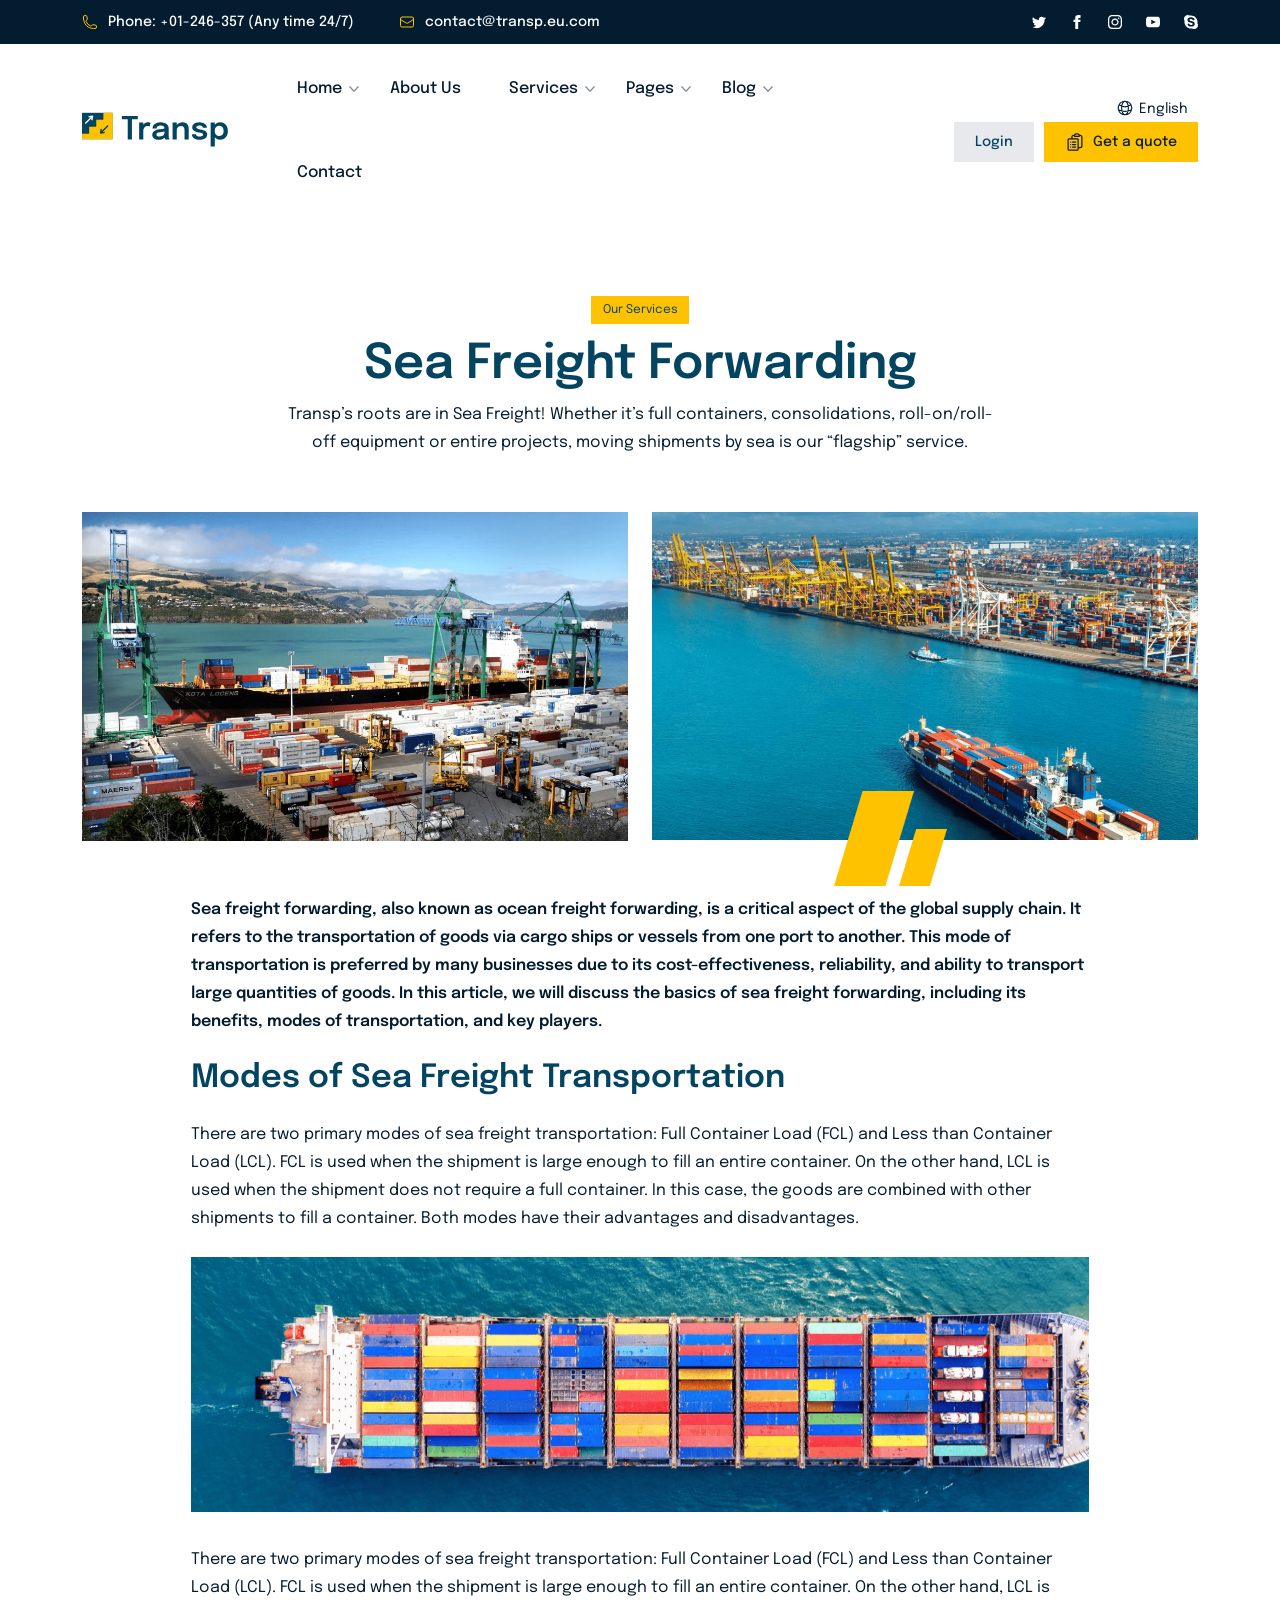
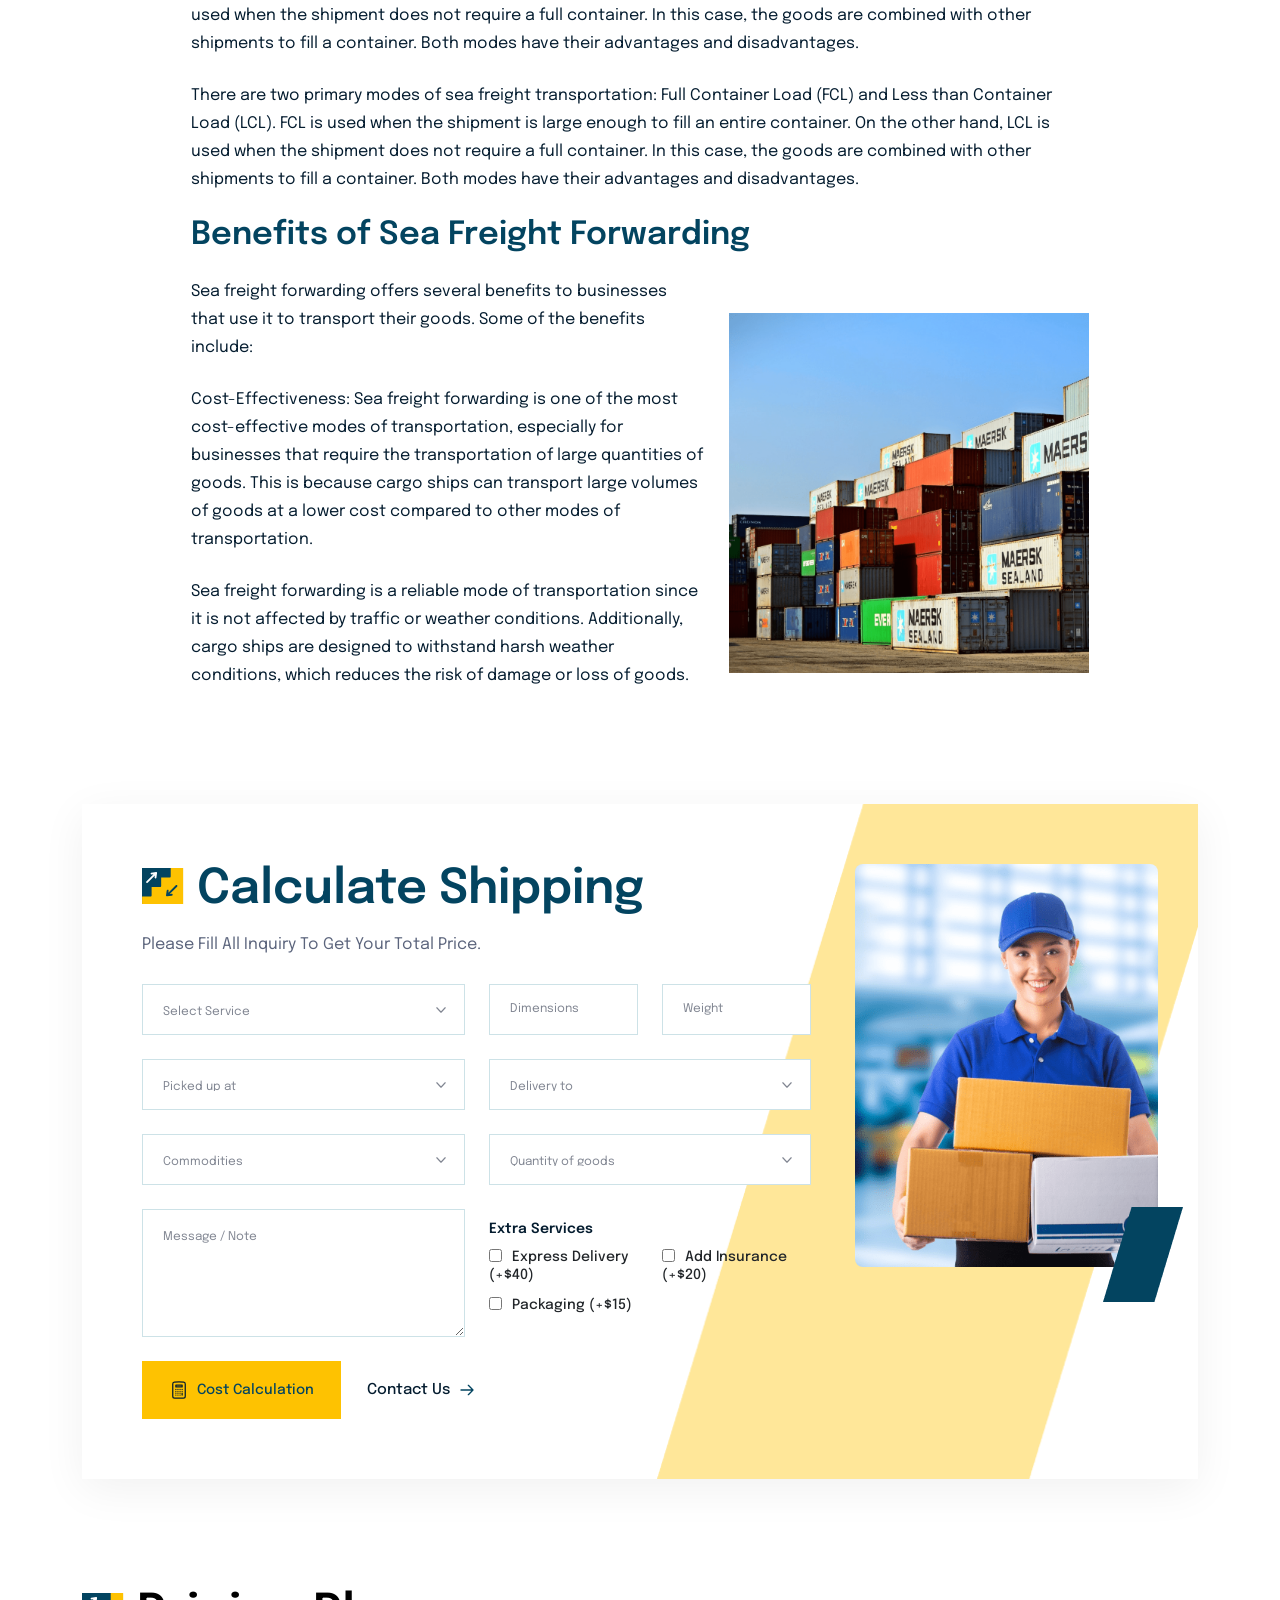
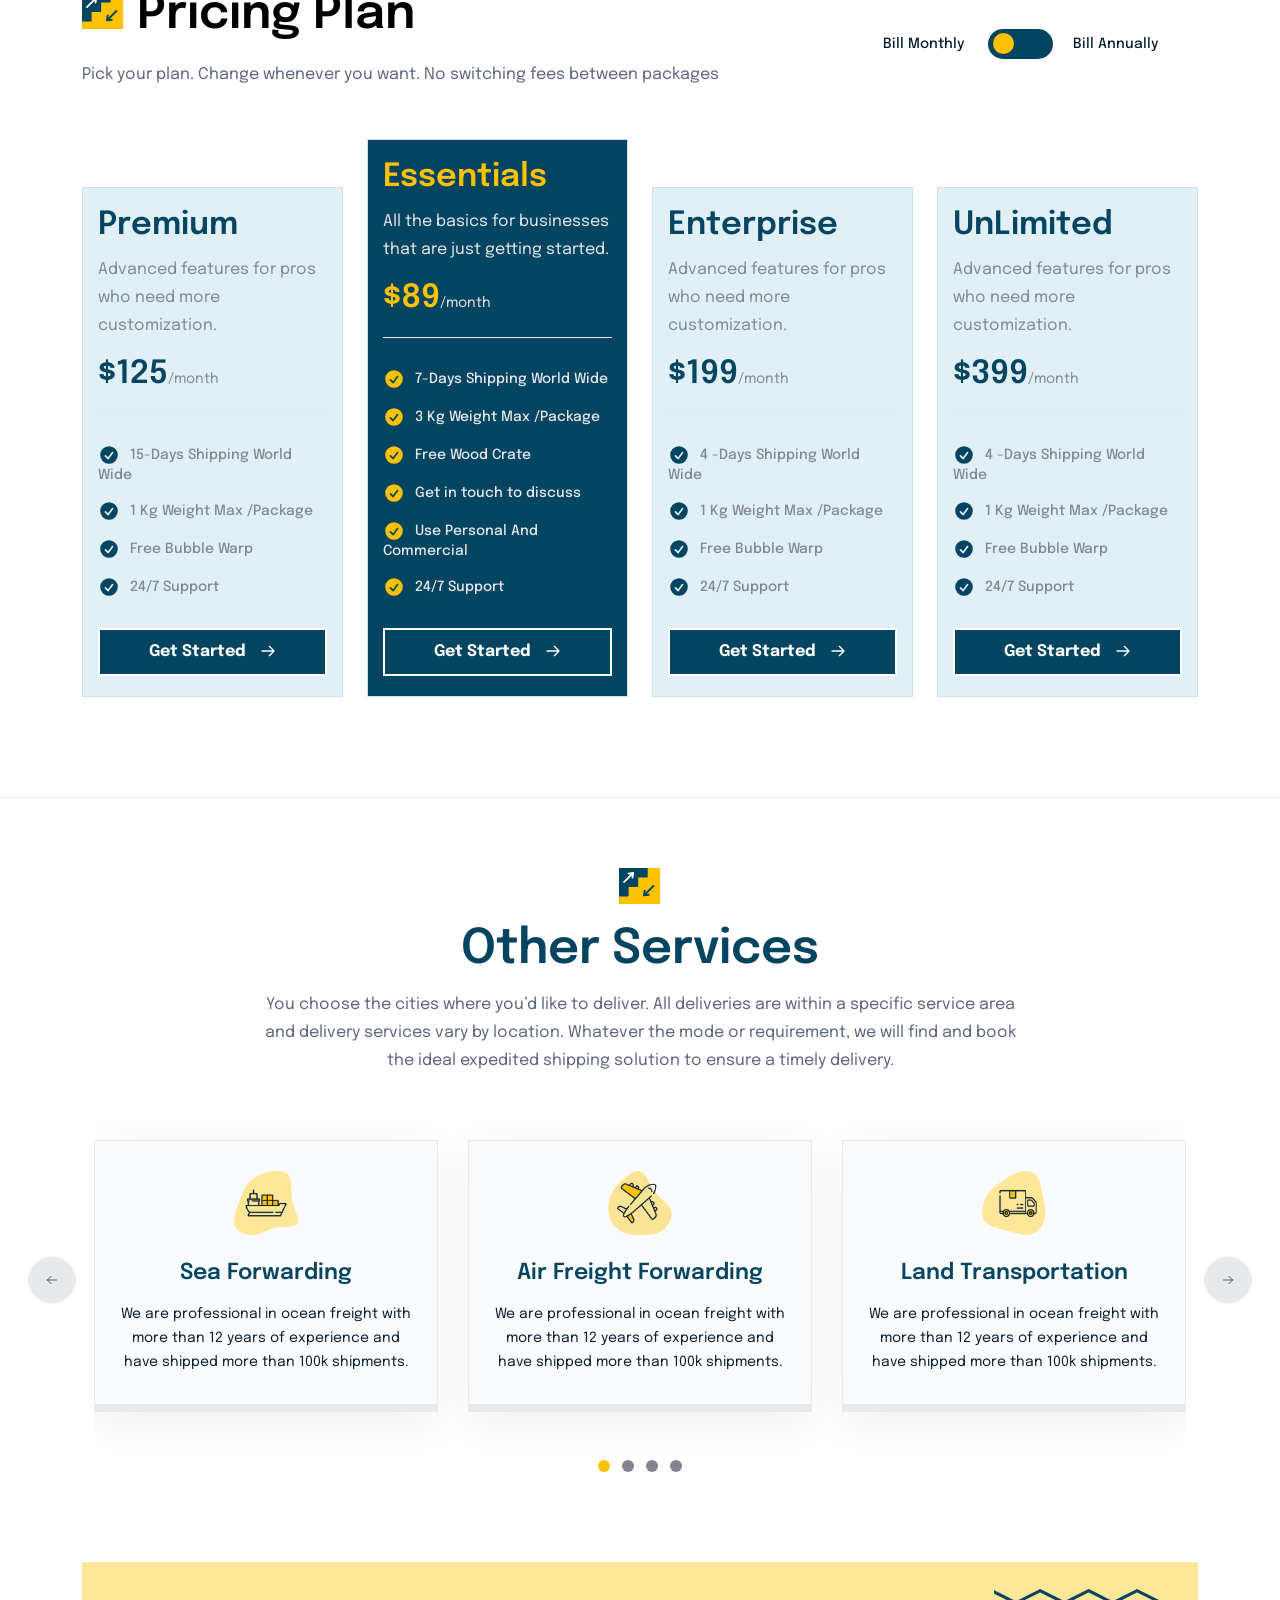
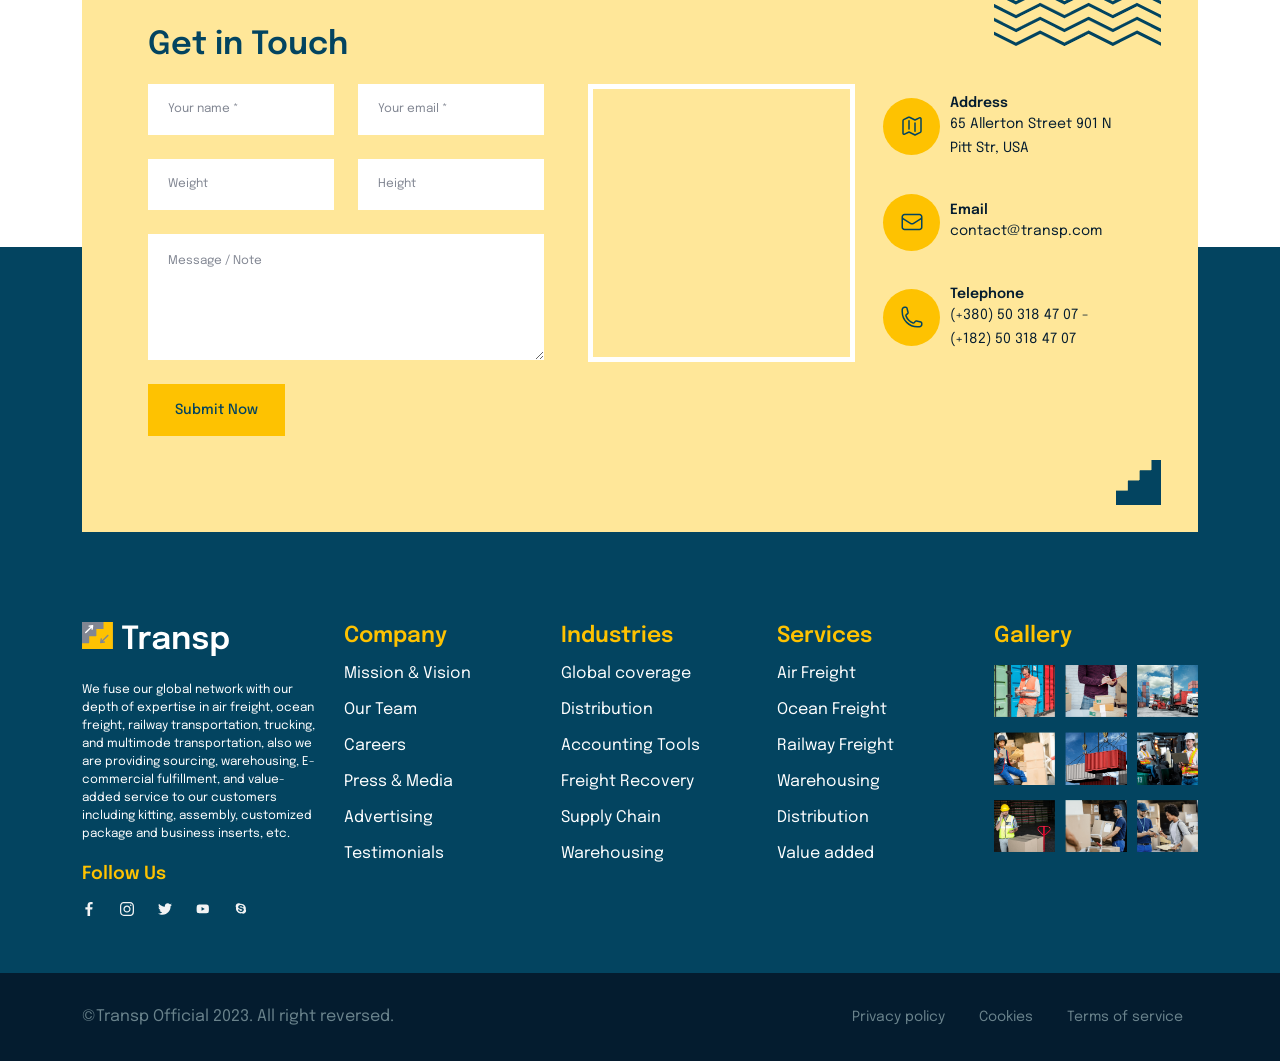
<file: service-detail.html>
<!DOCTYPE html>
<html lang="en">
  <head>
    <meta charset="UTF-8">
    <meta name="viewport" content="width=device-width, initial-scale=1, maximum-scale=1">
    <meta http-equiv="X-UA-Compatible" content="ie=edge">
    <meta name="msapplication-TileColor" content="#0E0E0E">
    <meta name="template-color" content="#0E0E0E">
    <meta name="description" content="Index page">
    <meta name="keywords" content="index, page">
    <meta name="author" content="">
    <link rel="shortcut icon" type="image/x-icon" href="assets/imgs/template/favicon.svg">
    <link href="assets/css/style.css?v=3.0.0" rel="stylesheet">
    <title>Service Detail - Transport Courier Logistics HTML Template</title>
  </head>
  <body>
    <div id="preloader-active">
      <div class="preloader d-flex align-items-center justify-content-center">
        <div class="preloader-inner position-relative">
          <div class="flip-square"></div>
        </div>
      </div>
    </div>
    <div class="box-bar bg-grey-900">
      <div class="container position-relative">
        <div class="row align-items-center"> 
          <div class="col-lg-7 col-md-8 col-sm-5 col-4"> <a class="phone-icon mr-45" href="tel:+01-246-357">
              <svg fill="none" stroke="currentColor" stroke-width="1.5" viewbox="0 0 24 24" xmlns="http://www.w3.org/2000/svg" aria-hidden="true">
                <path stroke-linecap="round" stroke-linejoin="round" d="M2.25 6.75c0 8.284 6.716 15 15 15h2.25a2.25 2.25 0 002.25-2.25v-1.372c0-.516-.351-.966-.852-1.091l-4.423-1.106c-.44-.11-.902.055-1.173.417l-.97 1.293c-.282.376-.769.542-1.21.38a12.035 12.035 0 01-7.143-7.143c-.162-.441.004-.928.38-1.21l1.293-.97c.363-.271.527-.734.417-1.173L6.963 3.102a1.125 1.125 0 00-1.091-.852H4.5A2.25 2.25 0 002.25 4.5v2.25z"></path>
              </svg>Phone: +01-246-357 (Any time 24/7)</a><a class="email-icon" href="mailto:contact@transp.eu.com">
              <svg fill="none" stroke="currentColor" stroke-width="1.5" viewbox="0 0 24 24" xmlns="http://www.w3.org/2000/svg" aria-hidden="true">
                <path stroke-linecap="round" stroke-linejoin="round" d="M21.75 6.75v10.5a2.25 2.25 0 01-2.25 2.25h-15a2.25 2.25 0 01-2.25-2.25V6.75m19.5 0A2.25 2.25 0 0019.5 4.5h-15a2.25 2.25 0 00-2.25 2.25m19.5 0v.243a2.25 2.25 0 01-1.07 1.916l-7.5 4.615a2.25 2.25 0 01-2.36 0L3.32 8.91a2.25 2.25 0 01-1.07-1.916V6.75"></path>
              </svg>contact@transp.eu.com</a></div>
          <div class="col-lg-5 col-md-4 col-sm-7 col-8 text-end"><a class="icon-socials icon-twitter2" href="#">
              <svg class="bi bi-twitter" xmlns="http://www.w3.org/2000/svg" width="14" height="14" fill="" viewbox="0 0 16 16">
                <path d="M5.026 15c6.038 0 9.341-5.003 9.341-9.334 0-.14 0-.282-.006-.422A6.685 6.685 0 0 0 16 3.542a6.658 6.658 0 0 1-1.889.518 3.301 3.301 0 0 0 1.447-1.817 6.533 6.533 0 0 1-2.087.793A3.286 3.286 0 0 0 7.875 6.03a9.325 9.325 0 0 1-6.767-3.429 3.289 3.289 0 0 0 1.018 4.382A3.323 3.323 0 0 1 .64 6.575v.045a3.288 3.288 0 0 0 2.632 3.218 3.203 3.203 0 0 1-.865.115 3.23 3.23 0 0 1-.614-.057 3.283 3.283 0 0 0 3.067 2.277A6.588 6.588 0 0 1 .78 13.58a6.32 6.32 0 0 1-.78-.045A9.344 9.344 0 0 0 5.026 15z"></path>
              </svg></a><a class="icon-socials icon-facebook2" href="#">
              <svg xmlns="http://www.w3.org/2000/svg" width="14" height="14" viewbox="0 0 24 24">
                <path d="M9 8h-3v4h3v12h5v-12h3.642l.358-4h-4v-1.667c0-.955.192-1.333 1.115-1.333h2.885v-5h-3.808c-3.596 0-5.192 1.583-5.192 4.615v3.385z"></path>
              </svg></a><a class="icon-socials icon-instagram2" href="#">
              <svg class="bi bi-instagram" xmlns="http://www.w3.org/2000/svg" width="14" height="14" viewbox="0 0 24 24">
                <path d="M12 2.163c3.204 0 3.584.012 4.85.07 3.252.148 4.771 1.691 4.919 4.919.058 1.265.069 1.645.069 4.849 0 3.205-.012 3.584-.069 4.849-.149 3.225-1.664 4.771-4.919 4.919-1.266.058-1.644.07-4.85.07-3.204 0-3.584-.012-4.849-.07-3.26-.149-4.771-1.699-4.919-4.92-.058-1.265-.07-1.644-.07-4.849 0-3.204.013-3.583.07-4.849.149-3.227 1.664-4.771 4.919-4.919 1.266-.057 1.645-.069 4.849-.069zm0-2.163c-3.259 0-3.667.014-4.947.072-4.358.2-6.78 2.618-6.98 6.98-.059 1.281-.073 1.689-.073 4.948 0 3.259.014 3.668.072 4.948.2 4.358 2.618 6.78 6.98 6.98 1.281.058 1.689.072 4.948.072 3.259 0 3.668-.014 4.948-.072 4.354-.2 6.782-2.618 6.979-6.98.059-1.28.073-1.689.073-4.948 0-3.259-.014-3.667-.072-4.947-.196-4.354-2.617-6.78-6.979-6.98-1.281-.059-1.69-.073-4.949-.073zm0 5.838c-3.403 0-6.162 2.759-6.162 6.162s2.759 6.163 6.162 6.163 6.162-2.759 6.162-6.163c0-3.403-2.759-6.162-6.162-6.162zm0 10.162c-2.209 0-4-1.79-4-4 0-2.209 1.791-4 4-4s4 1.791 4 4c0 2.21-1.791 4-4 4zm6.406-11.845c-.796 0-1.441.645-1.441 1.44s.645 1.44 1.441 1.44c.795 0 1.439-.645 1.439-1.44s-.644-1.44-1.439-1.44z"></path>
              </svg></a><a class="icon-socials icon-youtube2" href="#">
              <svg class="bi bi-youtube" xmlns="http://www.w3.org/2000/svg" width="14" height="14" viewbox="0 0 24 24">
                <path d="M19.615 3.184c-3.604-.246-11.631-.245-15.23 0-3.897.266-4.356 2.62-4.385 8.816.029 6.185.484 8.549 4.385 8.816 3.6.245 11.626.246 15.23 0 3.897-.266 4.356-2.62 4.385-8.816-.029-6.185-.484-8.549-4.385-8.816zm-10.615 12.816v-8l8 3.993-8 4.007z"></path>
              </svg></a><a class="icon-socials icon-skype2" href="#">
              <svg xmlns="http://www.w3.org/2000/svg" width="14" height="14" viewbox="0 0 24 24">
                <path d="M22.987 13.966c1.357-7.765-5.416-14.412-13.052-12.979-5.821-3.561-12.503 3.226-8.935 9.029-1.387 7.747 5.384 14.48 13.083 13.01 5.832 3.536 12.493-3.26 8.904-9.06zm-10.603 5.891c-3.181 0-6.378-1.448-6.362-3.941.005-.752.564-1.442 1.309-1.442 1.873 0 1.855 2.795 4.837 2.795 2.093 0 2.807-1.146 2.807-1.944 0-2.886-9.043-1.117-9.043-6.543 0-2.938 2.402-4.962 6.179-4.741 3.602.213 5.713 1.803 5.917 3.289.101.971-.542 1.727-1.659 1.727-1.628 0-1.795-2.181-4.6-2.181-1.266 0-2.334.528-2.334 1.674 0 2.395 8.99 1.005 8.99 6.276-.001 3.039-2.423 5.031-6.041 5.031z"></path>
              </svg></a></div>
        </div>
      </div>
    </div>
    <header class="header sticky-bar">
      <div class="container">
        <div class="main-header">
          <div class="header-left">
            <div class="header-logo"><a class="d-flex" href="index.html"><img alt="Ecom" src="assets/imgs/template/logo.svg"></a></div>
            <div class="header-nav">
              <nav class="nav-main-menu d-none d-xl-block">
                <ul class="main-menu">
                  <li class="has-children"><a class="active" href="index.html">Home</a>
                    <ul class="sub-menu">
                      <li><a href="index-2.html">Homepage - 2</a></li>
                      <li><a href="index-3.html">Homepage - 3</a></li>
                      <li><a href="index-4.html">Homepage - 4</a></li>
                    </ul>
                  </li>
                  <li><a href="about.html">About Us</a></li>
                  <li class="has-children"><a href="#">Services</a>
                    <div class="sub-menu five-col">
                      <div class="menu-col">
                        <h6 class="color-brand-2 mb-15">Sea Forwarding</h6>
                        <div class="menu-image"><img src="assets/imgs/page/homepage1/menu1.png" alt="transp"></div>
                        <ul class="megamenu">
                          <li><a href="services.html">Container Shipping</a></li>
                          <li><a href="services.html">Bulk Shipping</a></li>
                          <li><a href="services.html">Roll-on/Roll-off Shipping</a></li>
                          <li><a href="services.html">Break Bulk Shipping</a></li>
                          <li><a href="services.html">Project Cargo Shipping</a></li>
                        </ul>
                      </div>
                      <div class="menu-col">
                        <h6 class="color-brand-2 mb-15">Air Freight Forwarding</h6>
                        <div class="menu-image"><img src="assets/imgs/page/homepage1/menu2.png" alt="transp"></div>
                        <ul class="megamenu">
                          <li><a href="services.html">General Cargo</a></li>
                          <li><a href="services.html">Express Shipping</a></li>
                          <li><a href="services.html">Dangerous Goods</a></li>
                          <li><a href="services.html">Oversized Cargo</a></li>
                          <li><a href="services.html">Perishable Goods</a></li>
                        </ul>
                      </div>
                      <div class="menu-col">
                        <h6 class="color-brand-2 mb-15">Land Transportation</h6>
                        <div class="menu-image"><img src="assets/imgs/page/homepage1/menu3.png" alt="transp"></div>
                        <ul class="megamenu">
                          <li><a href="services.html">Road Freight</a></li>
                          <li><a href="services.html">Rail Freight</a></li>
                          <li><a href="services.html">Intermodal Transportation</a></li>
                          <li><a href="services.html">Less-than-Truckload (LTL) Shipping</a></li>
                          <li><a href="services.html">Specialized Transportation</a></li>
                        </ul>
                      </div>
                      <div class="menu-col">
                        <h6 class="color-brand-2 mb-15">Railway Logistics</h6>
                        <div class="menu-image"><img src="assets/imgs/page/homepage1/menu4.png" alt="transp"></div>
                        <ul class="megamenu">
                          <li><a href="services.html">Rail Freight Transportation</a></li>
                          <li><a href="services.html">Rail Terminal Services</a></li>
                          <li><a href="services.html">Rail Freight Forwarding</a></li>
                          <li><a href="services.html">Intermodal Transportation</a></li>
                          <li><a href="services.html">Rail Logistics Consulting</a></li>
                        </ul>
                      </div>
                      <div class="menu-col">
                        <h6 class="color-brand-2 mb-15">Warehouse</h6>
                        <div class="menu-image"><img src="assets/imgs/page/homepage1/menu5.png" alt="transp"></div>
                        <ul class="megamenu">
                          <li><a href="services.html">Warehousing</a></li>
                          <li><a href="services.html">Distribution Center Operations</a></li>
                          <li><a href="services.html">E-Commerce Fulfillment</a></li>
                          <li><a href="services.html">Reverse Logistics</a></li>
                          <li><a href="services.html">Inventory Management</a></li>
                        </ul>
                      </div>
                    </div>
                  </li>
                  <li class="has-children"><a href="#">Pages</a>
                    <ul class="sub-menu">
                      <li><a href="service-detail.html">Service Detail</a></li>
                      <li><a href="trackyourparcel.html">Track Your Parcel</a></li>
                      <li><a href="workprocess.html">Work Process</a></li>
                      <li><a href="request-a-quote.html">Request a quote</a></li>
                      <li><a href="our-team.html">Our team</a></li>
                      <li><a href="faqs.html">FAQ's</a></li>
                      <li><a href="trackyourparcel.html">Track Your Parcel</a></li>
                      <li><a href="register.html">Register</a></li>
                      <li><a href="login.html">Login</a></li>
                      <li><a href="comingsoon.html">Coming soon</a></li>
                      <li><a href="newsletter.html">Newsletter</a></li>
                      <li><a href="404.html">Error 404</a></li>
                    </ul>
                  </li>
                  <li class="has-children"><a href="blog.html">Blog</a>
                    <ul class="sub-menu">
                      <li><a href="blog-single.html">Blog Details</a></li>
                    </ul>
                  </li>
                  <li><a href="contact.html">Contact</a></li>
                </ul>
              </nav>
              <div class="burger-icon burger-icon-white"><span class="burger-icon-top"></span><span class="burger-icon-mid"></span><span class="burger-icon-bottom"></span></div>
            </div>
            <div class="header-right">
              <div class="d-inline-block box-dropdown-cart"><span class="font-lg icon-list icon-account"><span class="font-sm color-grey-900 arrow-down"> 
                    <svg fill="none" stroke="currentColor" stroke-width="1.5" viewbox="0 0 24 24" xmlns="http://www.w3.org/2000/svg" aria-hidden="true">
                      <path stroke-linecap="round" stroke-linejoin="round" d="M12 21a9.004 9.004 0 008.716-6.747M12 21a9.004 9.004 0 01-8.716-6.747M12 21c2.485 0 4.5-4.03 4.5-9S14.485 3 12 3m0 18c-2.485 0-4.5-4.03-4.5-9S9.515 3 12 3m0 0a8.997 8.997 0 017.843 4.582M12 3a8.997 8.997 0 00-7.843 4.582m15.686 0A11.953 11.953 0 0112 10.5c-2.998 0-5.74-1.1-7.843-2.918m15.686 0A8.959 8.959 0 0121 12c0 .778-.099 1.533-.284 2.253m0 0A17.919 17.919 0 0112 16.5c-3.162 0-6.133-.815-8.716-2.247m0 0A9.015 9.015 0 013 12c0-1.605.42-3.113 1.157-4.418"></path>
                    </svg>English</span></span>
                <div class="dropdown-account">
                  <ul>
                    <li><a class="font-md" href="#"><img src="assets/imgs/template/icons/en.png" alt="transp">
                        English</a></li>
                    <li><a class="font-md" href="#"><img src="assets/imgs/template/icons/fr.png" alt="transp">
                        French</a></li>
                    <li><a class="font-md" href="#"><img src="assets/imgs/template/icons/cn.png" alt="transp">
                        Chiness</a></li>
                  </ul>
                </div>
              </div>
              <div class="d-none d-sm-inline-block"><a class="btn btn-default mr-10 hover-up" href="login.html">Login</a><a class="btn btn-brand-1 d-none d-xl-inline-block hover-up" href="request-a-quote.html">
                  <svg fill="none" stroke="currentColor" stroke-width="1.5" viewbox="0 0 24 24" xmlns="http://www.w3.org/2000/svg" aria-hidden="true">
                    <path stroke-linecap="round" stroke-linejoin="round" d="M9 12h3.75M9 15h3.75M9 18h3.75m3 .75H18a2.25 2.25 0 002.25-2.25V6.108c0-1.135-.845-2.098-1.976-2.192a48.424 48.424 0 00-1.123-.08m-5.801 0c-.065.21-.1.433-.1.664 0 .414.336.75.75.75h4.5a.75.75 0 00.75-.75 2.25 2.25 0 00-.1-.664m-5.8 0A2.251 2.251 0 0113.5 2.25H15c1.012 0 1.867.668 2.15 1.586m-5.8 0c-.376.023-.75.05-1.124.08C9.095 4.01 8.25 4.973 8.25 6.108V8.25m0 0H4.875c-.621 0-1.125.504-1.125 1.125v11.25c0 .621.504 1.125 1.125 1.125h9.75c.621 0 1.125-.504 1.125-1.125V9.375c0-.621-.504-1.125-1.125-1.125H8.25zM6.75 12h.008v.008H6.75V12zm0 3h.008v.008H6.75V15zm0 3h.008v.008H6.75V18z"> </path>
                  </svg>Get a quote</a></div>
            </div>
          </div>
        </div>
      </div>
    </header>
    <div class="mobile-header-active mobile-header-wrapper-style perfect-scrollbar">
      <div class="mobile-header-wrapper-inner">
        <div class="mobile-header-content-area">
          <div class="mobile-logo"><a class="btn btn-brand-1 hover-up" href="request-a-quote.html">
              <svg fill="none" stroke="currentColor" stroke-width="1.5" viewbox="0 0 24 24" xmlns="http://www.w3.org/2000/svg" aria-hidden="true">
                <path stroke-linecap="round" stroke-linejoin="round" d="M9 12h3.75M9 15h3.75M9 18h3.75m3 .75H18a2.25 2.25 0 002.25-2.25V6.108c0-1.135-.845-2.098-1.976-2.192a48.424 48.424 0 00-1.123-.08m-5.801 0c-.065.21-.1.433-.1.664 0 .414.336.75.75.75h4.5a.75.75 0 00.75-.75 2.25 2.25 0 00-.1-.664m-5.8 0A2.251 2.251 0 0113.5 2.25H15c1.012 0 1.867.668 2.15 1.586m-5.8 0c-.376.023-.75.05-1.124.08C9.095 4.01 8.25 4.973 8.25 6.108V8.25m0 0H4.875c-.621 0-1.125.504-1.125 1.125v11.25c0 .621.504 1.125 1.125 1.125h9.75c.621 0 1.125-.504 1.125-1.125V9.375c0-.621-.504-1.125-1.125-1.125H8.25zM6.75 12h.008v.008H6.75V12zm0 3h.008v.008H6.75V15zm0 3h.008v.008H6.75V18z"> </path>
              </svg>Get a quote</a></div>
          <div class="burger-icon"><span class="burger-icon-top"></span><span class="burger-icon-mid"></span><span class="burger-icon-bottom"></span></div>
          <div class="perfect-scroll">
            <div class="mobile-menu-wrap mobile-header-border">
              <nav class="mt-15">
                <ul class="mobile-menu font-heading">
                  <li class="has-children"><a class="active" href="index.html">Home</a>
                    <ul class="sub-menu">
                      <li><a href="index.html">Homepage - 1</a></li>
                      <li><a href="index-2.html">Homepage - 2</a></li>
                      <li><a href="index-3.html">Homepage - 3</a></li>
                      <li><a href="index-4.html">Homepage - 4</a></li>
                    </ul>
                  </li>
                  <li><a href="about.html">About</a></li>
                  <li class="has-children"><a href="services.html">Services</a>
                    <ul class="sub-menu">
                      <li><a href="service-detail.html">Service Details</a></li>
                    </ul>
                  </li>
                  <li class="has-children"><a href="#">Pages</a>
                    <ul class="sub-menu">
                      <li><a href="trackyourparcel.html">Track Your Parcel</a></li>
                      <li><a href="workprocess.html">Work Process</a></li>
                      <li><a href="request-a-quote.html">Request a quote</a></li>
                      <li><a href="our-team.html">Our team</a></li>
                      <li><a href="faqs.html">FAQ's</a></li>
                      <li><a href="trackyourparcel.html">Track Your Parcel</a></li>
                      <li><a href="register.html">Register</a></li>
                      <li><a href="login.html">Login</a></li>
                      <li><a href="comingsoon.html">Coming soon</a></li>
                      <li><a href="404.html">Error 404</a></li>
                    </ul>
                  </li>
                  <li class="has-children"><a href="blog.html">Blog Pages</a>
                    <ul class="sub-menu">
                      <li><a href="blog-single.html">Blog Details</a></li>
                    </ul>
                  </li>
                  <li><a href="contact.html">Contact</a></li>
                </ul>
              </nav>
            </div>
            <div class="site-copyright color-grey-400 mt-0">
              <div class="box-download-app">
                <p class="font-xs color-grey-900 mb-25">Download our Apps and get extra 15% Discount on your first Order…!</p>
                <div class="mb-25">
                  <div class="d-flex"><a class="mr-10" href="#"><img src="assets/imgs/template/appstore-btn.png" alt="transp"></a><a href="#"><img src="assets/imgs/template/google-play-btn.png" alt="transp"></a></div>
                </div>
              </div>
              <div class="mb-0"><span class="font-xs color-grey-500">©Transp Official 2023. All right reversed.</span></div>
            </div>
          </div>
        </div>
      </div>
    </div>
    <main class="main">
      <section class="section">
        <div class="container"> 
          <div class="box-pageheader-1 box-pageheader-services text-center"> <span class="btn btn-tag">Our Services</span>
            <h2 class="color-brand-2 mt-15 mb-10">Sea Freight Forwarding</h2>
            <p class="font-md color-grey-900">Transp’s roots are in Sea Freight! Whether it’s full containers, consolidations, roll-on/roll-<br class="d-none d-lg-block">off equipment or entire projects, moving shipments by sea is our “flagship” service.</p>
          </div>
        </div>
      </section>
      <div class="section">
        <div class="container"> 
          <div class="row"> 
            <div class="col-lg-6"><img src="assets/imgs/page/service-detail/img1.png" alt="transp"></div>
            <div class="col-lg-6 position-relative"><img src="assets/imgs/page/service-detail/img2.png" alt="transp">
              <div class="quote-center shape-2"></div>
            </div>
          </div>
        </div>
      </div>
      <section class="section mt-50">
        <div class="container"> 
          <div class="content-detail"> <strong class="font-md-bold color-grey-900 mb-25 d-block">Sea freight forwarding, also known as ocean freight forwarding, is a critical aspect of the global supply chain. It refers to the transportation of goods via cargo ships or vessels from one port to another. This mode of transportation is preferred by many businesses due to its cost-effectiveness, reliability, and ability to transport large quantities of goods. In this article, we will discuss the basics of sea freight forwarding, including its benefits, modes of transportation, and key players.</strong>
            <h3 class="color-brand-2">Modes of Sea Freight Transportation</h3>
            <p class="font-md color-grey-900">There are two primary modes of sea freight transportation: Full Container Load (FCL) and Less than Container Load (LCL). FCL is used when the shipment is large enough to fill an entire container. On the other hand, LCL is used when the shipment does not require a full container. In this case, the goods are combined with other shipments to fill a container. Both modes have their advantages and disadvantages.</p>
            <p> <img src="assets/imgs/page/service-detail/img3.png" alt="transp"></p>
            <p>There are two primary modes of sea freight transportation: Full Container Load (FCL) and Less than Container Load (LCL). FCL is used when the shipment is large enough to fill an entire container. On the other hand, LCL is used when the shipment does not require a full container. In this case, the goods are combined with other shipments to fill a container. Both modes have their advantages and disadvantages.</p>
            <p>There are two primary modes of sea freight transportation: Full Container Load (FCL) and Less than Container Load (LCL). FCL is used when the shipment is large enough to fill an entire container. On the other hand, LCL is used when the shipment does not require a full container. In this case, the goods are combined with other shipments to fill a container. Both modes have their advantages and disadvantages.</p>
            <h3>Benefits of Sea Freight Forwarding</h3>
            <div class="row align-items-center"> 
              <div class="col-lg-7">
                <p>Sea freight forwarding offers several benefits to businesses that use it to transport their goods. Some of the benefits include: </p>
                <p>Cost-Effectiveness: Sea freight forwarding is one of the most cost-effective modes of transportation, especially for businesses that require the transportation of large quantities of goods. This is because cargo ships can transport large volumes of goods at a lower cost compared to other modes of transportation.</p>
                <p>Sea freight forwarding is a reliable mode of transportation since it is not affected by traffic or weather conditions. Additionally, cargo ships are designed to withstand harsh weather conditions, which reduces the risk of damage or loss of goods.</p>
              </div>
              <div class="col-lg-5"><img src="assets/imgs/page/service-detail/img4.png" alt="transp"></div>
            </div>
          </div>
        </div>
      </section>
      <div class="mt-50"></div>
      <section class="section">
        <div class="container"> 
          <div class="box-form-contact-leading"> 
            <div class="row"> 
              <div class="col-lg-8">
                <h2 class="title-favicon color-brand-2 mb-15">Calculate Shipping</h2>
                <p class="font-md color-grey-700 mb-25">Please Fill All Inquiry To Get Your Total Price.</p>
                <div class="row align-items-center">
                  <div class="col-lg-6">
                    <div class="form-group"> 
                      <select class="form-control">
                        <option value="">Select Service</option>
                        <option value="Service 1">Service 1</option>
                        <option value="Service 2">Service 2</option>
                        <option value="Service 3">Service 3</option>
                        <option value="Service 4">Service 4</option>
                      </select>
                    </div>
                  </div>
                  <div class="col-lg-3">
                    <div class="form-group"> 
                      <input class="form-control" type="text" placeholder="Dimensions">
                    </div>
                  </div>
                  <div class="col-lg-3">
                    <div class="form-group"> 
                      <input class="form-control" type="text" placeholder="Weight">
                    </div>
                  </div>
                  <div class="col-lg-6">
                    <div class="form-group"> 
                      <select class="form-control">
                        <option value="">Picked up at</option>
                        <option value="Service 1">Service 1</option>
                        <option value="Service 2">Service 2</option>
                        <option value="Service 3">Service 3</option>
                        <option value="Service 4">Service 4</option>
                      </select>
                    </div>
                  </div>
                  <div class="col-lg-6">
                    <div class="form-group"> 
                      <select class="form-control">
                        <option value="">Delivery to</option>
                        <option value="New York">New York</option>
                        <option value="Washinton">Washinton</option>
                        <option value="Dallas">Dallas</option>
                        <option value="California">California</option>
                      </select>
                    </div>
                  </div>
                  <div class="col-lg-6">
                    <div class="form-group"> 
                      <select class="form-control">
                        <option value="">Commodities</option>
                        <option value="Commodities 1">Commodities 1</option>
                        <option value="Commodities 2">Commodities 2</option>
                        <option value="Commodities 3">Commodities 3</option>
                        <option value="Commodities 4">Commodities 4</option>
                      </select>
                    </div>
                  </div>
                  <div class="col-lg-6">
                    <div class="form-group"> 
                      <select class="form-control">
                        <option value="">Quantity of goods</option>
                        <option value="1">1</option>
                        <option value="2">2</option>
                        <option value="3">3</option>
                        <option value="4">4</option>
                      </select>
                    </div>
                  </div>
                  <div class="col-lg-6">
                    <div class="form-group"> 
                      <textarea class="form-control" name="message" rows="5" placeholder="Message / Note"></textarea>
                    </div>
                  </div>
                  <div class="col-lg-6">
                    <div class="form-group"> <strong class="font-sm-bold color-grey-900">Extra Services</strong>
                      <div class="row mt-10 box-cb-form"> 
                        <div class="col-lg-6 col-md-6">
                          <div class="form-group"> 
                            <input class="cd-form" type="checkbox">Express Delivery (+$40)
                          </div>
                        </div>
                        <div class="col-lg-6 col-md-6"> 
                          <div class="form-group"> 
                            <input class="cd-form" type="checkbox">Add Insurance (+$20)
                          </div>
                        </div>
                        <div class="col-lg-6 col-md-6"> 
                          <div class="form-group"> 
                            <input class="cd-form" type="checkbox">Packaging (+$15)
                          </div>
                        </div>
                      </div>
                    </div>
                  </div>
                  <div class="col-lg-12"> <a class="btn btn-brand-1-big mr-25" href="#"> 
                      <svg fill="none" stroke="currentColor" stroke-width="1.5" viewbox="0 0 24 24" xmlns="http://www.w3.org/2000/svg" aria-hidden="true">
                        <path stroke-linecap="round" stroke-linejoin="round" d="M15.75 15.75V18m-7.5-6.75h.008v.008H8.25v-.008zm0 2.25h.008v.008H8.25V13.5zm0 2.25h.008v.008H8.25v-.008zm0 2.25h.008v.008H8.25V18zm2.498-6.75h.007v.008h-.007v-.008zm0 2.25h.007v.008h-.007V13.5zm0 2.25h.007v.008h-.007v-.008zm0 2.25h.007v.008h-.007V18zm2.504-6.75h.008v.008h-.008v-.008zm0 2.25h.008v.008h-.008V13.5zm0 2.25h.008v.008h-.008v-.008zm0 2.25h.008v.008h-.008V18zm2.498-6.75h.008v.008h-.008v-.008zm0 2.25h.008v.008h-.008V13.5zM8.25 6h7.5v2.25h-7.5V6zM12 2.25c-1.892 0-3.758.11-5.593.322C5.307 2.7 4.5 3.65 4.5 4.757V19.5a2.25 2.25 0 002.25 2.25h10.5a2.25 2.25 0 002.25-2.25V4.757c0-1.108-.806-2.057-1.907-2.185A48.507 48.507 0 0012 2.25z"></path>
                      </svg>Cost Calculation</a><a class="btn btn-link-medium" href="contact.html">Contact Us
                      <svg class="w-6 h-6 icon-16 ml-5" fill="none" stroke="currentColor" viewbox="0 0 24 24" xmlns="http://www.w3.org/2000/svg">
                        <path stroke-linecap="round" stroke-linejoin="round" stroke-width="2" d="M14 5l7 7m0 0l-7 7m7-7H3"></path>
                      </svg></a></div>
                </div>
              </div>
              <div class="col-lg-4">
                <div class="box-image-contact"> <img src="assets/imgs/page/homepage1/img-contact.png" alt="transp"></div>
              </div>
            </div>
          </div>
        </div>
      </section>
      <section class="section pt-110 pb-50"> 
        <div class="container"> 
          <div class="row align-items-center">
            <div class="col-lg-8 col-md-8">
              <h2 class="title-favicon mb-20">Pricing Plan</h2>
              <p class="font-md color-grey-700">Pick your plan. Change whenever you want. No switching fees between packages</p>
            </div>
            <div class="col-lg-4 col-md-4 text-end">
              <div class="text-center mt-10"><span class="text-md color-grey-900 text-billed-month">Bill Monthly</span>
                <label class="switch ml-20 mr-20">
                  <input id="cb_billed_type" type="checkbox" name="billed_type" onchange="switchBilled()"><span class="slider round"></span>
                </label><span class="text-md color-grey-900 text-billed-year">Bill Annually</span>
              </div>
            </div>
          </div>
          <div class="row mt-50 align-items-end pricing-style-2"> 
            <div class="col-xl-3 col-lg-6 col-md-6">
              <div class="card-plan hover-up">
                <h3 class="color-brand-2 title-plan">Premium</h3>
                <p class="font-md color-grey-500 desc-plan">Advanced features for pros who need more customization.</p>
                <div class="item-price-plan"> 
                  <div class="for-month display-month">
                    <h3 class="color-brand-2 d-inline-block">$<span>125</span></h3><span class="color-grey-500 font-sm">/month</span>
                  </div>
                  <div class="for-year">
                    <h3 class="color-brand-2 d-inline-block">$<span>1500</span></h3><span class="color-grey-500 font-sm">/year</span>
                  </div>
                </div>
                <div class="line-border"></div>
                <div class="mt-30 mb-30">
                  <ul class="list-ticks list-ticks-2">
                    <li>
                      <svg class="icon-16" fill="currentColor" viewbox="0 0 20 20" xmlns="http://www.w3.org/2000/svg" aria-hidden="true">
                        <path clip-rule="evenodd" fill-rule="evenodd" d="M10 18a8 8 0 100-16 8 8 0 000 16zm3.857-9.809a.75.75 0 00-1.214-.882l-3.483 4.79-1.88-1.88a.75.75 0 10-1.06 1.061l2.5 2.5a.75.75 0 001.137-.089l4-5.5z"></path>
                      </svg>15-Days Shipping World Wide
                    </li>
                    <li>
                      <svg class="icon-16" fill="currentColor" viewbox="0 0 20 20" xmlns="http://www.w3.org/2000/svg" aria-hidden="true">
                        <path clip-rule="evenodd" fill-rule="evenodd" d="M10 18a8 8 0 100-16 8 8 0 000 16zm3.857-9.809a.75.75 0 00-1.214-.882l-3.483 4.79-1.88-1.88a.75.75 0 10-1.06 1.061l2.5 2.5a.75.75 0 001.137-.089l4-5.5z"></path>
                      </svg>1 Kg Weight Max /Package
                    </li>
                    <li>
                      <svg class="icon-16" fill="currentColor" viewbox="0 0 20 20" xmlns="http://www.w3.org/2000/svg" aria-hidden="true">
                        <path clip-rule="evenodd" fill-rule="evenodd" d="M10 18a8 8 0 100-16 8 8 0 000 16zm3.857-9.809a.75.75 0 00-1.214-.882l-3.483 4.79-1.88-1.88a.75.75 0 10-1.06 1.061l2.5 2.5a.75.75 0 001.137-.089l4-5.5z"></path>
                      </svg>Free Bubble Warp
                    </li>
                    <li>
                      <svg class="icon-16" fill="currentColor" viewbox="0 0 20 20" xmlns="http://www.w3.org/2000/svg" aria-hidden="true">
                        <path clip-rule="evenodd" fill-rule="evenodd" d="M10 18a8 8 0 100-16 8 8 0 000 16zm3.857-9.809a.75.75 0 00-1.214-.882l-3.483 4.79-1.88-1.88a.75.75 0 10-1.06 1.061l2.5 2.5a.75.75 0 001.137-.089l4-5.5z"></path>
                      </svg>24/7 Support 
                    </li>
                  </ul>
                </div>
                <div class="mt-20"><a class="btn btn-brand-2-full hover-up" href="#">Get Started
                    <svg class="w-6 h-6 icon-16 ml-10" fill="none" stroke="currentColor" viewbox="0 0 24 24" xmlns="http://www.w3.org/2000/svg">
                      <path stroke-linecap="round" stroke-linejoin="round" stroke-width="2" d="M14 5l7 7m0 0l-7 7m7-7H3"></path>
                    </svg></a></div>
              </div>
            </div>
            <div class="col-xl-3 col-lg-6 col-md-6">
              <div class="card-plan popular hover-up">
                <h3 class="color-brand-2 title-plan">Essentials</h3>
                <p class="font-md color-grey-500 desc-plan">All the basics for businesses that are just getting started.</p>
                <div class="item-price-plan"> 
                  <div class="for-month display-month">
                    <h3 class="color-brand-2 d-inline-block">$<span>89</span></h3><span class="color-grey-500 font-sm">/month</span>
                  </div>
                  <div class="for-year">
                    <h3 class="color-brand-2 d-inline-block">$<span>1068</span></h3><span class="color-grey-500 font-sm">/year</span>
                  </div>
                </div>
                <div class="line-border"></div>
                <div class="mt-30 mb-30">
                  <ul class="list-ticks list-ticks-2">
                    <li>
                      <svg class="icon-16" fill="currentColor" viewbox="0 0 20 20" xmlns="http://www.w3.org/2000/svg" aria-hidden="true">
                        <path clip-rule="evenodd" fill-rule="evenodd" d="M10 18a8 8 0 100-16 8 8 0 000 16zm3.857-9.809a.75.75 0 00-1.214-.882l-3.483 4.79-1.88-1.88a.75.75 0 10-1.06 1.061l2.5 2.5a.75.75 0 001.137-.089l4-5.5z"></path>
                      </svg>7-Days Shipping World Wide
                    </li>
                    <li>
                      <svg class="icon-16" fill="currentColor" viewbox="0 0 20 20" xmlns="http://www.w3.org/2000/svg" aria-hidden="true">
                        <path clip-rule="evenodd" fill-rule="evenodd" d="M10 18a8 8 0 100-16 8 8 0 000 16zm3.857-9.809a.75.75 0 00-1.214-.882l-3.483 4.79-1.88-1.88a.75.75 0 10-1.06 1.061l2.5 2.5a.75.75 0 001.137-.089l4-5.5z"></path>
                      </svg>3 Kg Weight Max /Package
                    </li>
                    <li>
                      <svg class="icon-16" fill="currentColor" viewbox="0 0 20 20" xmlns="http://www.w3.org/2000/svg" aria-hidden="true">
                        <path clip-rule="evenodd" fill-rule="evenodd" d="M10 18a8 8 0 100-16 8 8 0 000 16zm3.857-9.809a.75.75 0 00-1.214-.882l-3.483 4.79-1.88-1.88a.75.75 0 10-1.06 1.061l2.5 2.5a.75.75 0 001.137-.089l4-5.5z"></path>
                      </svg>Free Wood Crate
                    </li>
                    <li>
                      <svg class="icon-16" fill="currentColor" viewbox="0 0 20 20" xmlns="http://www.w3.org/2000/svg" aria-hidden="true">
                        <path clip-rule="evenodd" fill-rule="evenodd" d="M10 18a8 8 0 100-16 8 8 0 000 16zm3.857-9.809a.75.75 0 00-1.214-.882l-3.483 4.79-1.88-1.88a.75.75 0 10-1.06 1.061l2.5 2.5a.75.75 0 001.137-.089l4-5.5z"></path>
                      </svg>Get in touch to discuss
                    </li>
                    <li>
                      <svg class="icon-16" fill="currentColor" viewbox="0 0 20 20" xmlns="http://www.w3.org/2000/svg" aria-hidden="true">
                        <path clip-rule="evenodd" fill-rule="evenodd" d="M10 18a8 8 0 100-16 8 8 0 000 16zm3.857-9.809a.75.75 0 00-1.214-.882l-3.483 4.79-1.88-1.88a.75.75 0 10-1.06 1.061l2.5 2.5a.75.75 0 001.137-.089l4-5.5z"></path>
                      </svg>Use Personal And Commercial
                    </li>
                    <li>
                      <svg class="icon-16" fill="currentColor" viewbox="0 0 20 20" xmlns="http://www.w3.org/2000/svg" aria-hidden="true">
                        <path clip-rule="evenodd" fill-rule="evenodd" d="M10 18a8 8 0 100-16 8 8 0 000 16zm3.857-9.809a.75.75 0 00-1.214-.882l-3.483 4.79-1.88-1.88a.75.75 0 10-1.06 1.061l2.5 2.5a.75.75 0 001.137-.089l4-5.5z"></path>
                      </svg>24/7 Support
                    </li>
                  </ul>
                </div>
                <div class="mt-20"><a class="btn btn-brand-2-full hover-up" href="#">Get Started
                    <svg class="w-6 h-6 icon-16 ml-10" fill="none" stroke="currentColor" viewbox="0 0 24 24" xmlns="http://www.w3.org/2000/svg">
                      <path stroke-linecap="round" stroke-linejoin="round" stroke-width="2" d="M14 5l7 7m0 0l-7 7m7-7H3"></path>
                    </svg></a></div>
              </div>
            </div>
            <div class="col-xl-3 col-lg-6 col-md-6">
              <div class="card-plan hover-up">
                <h3 class="color-brand-2 title-plan">Enterprise</h3>
                <p class="font-md color-grey-500 desc-plan">Advanced features for pros who need more customization.</p>
                <div class="item-price-plan"> 
                  <div class="for-month display-month">
                    <h3 class="color-brand-2 d-inline-block">$<span>199</span></h3><span class="color-grey-500 font-sm">/month</span>
                  </div>
                  <div class="for-year">
                    <h3 class="color-brand-2 d-inline-block">$<span>2388</span></h3><span class="color-grey-500 font-sm">/year</span>
                  </div>
                </div>
                <div class="line-border"></div>
                <div class="mt-30 mb-30">
                  <ul class="list-ticks list-ticks-2">
                    <li>
                      <svg class="icon-16" fill="currentColor" viewbox="0 0 20 20" xmlns="http://www.w3.org/2000/svg" aria-hidden="true">
                        <path clip-rule="evenodd" fill-rule="evenodd" d="M10 18a8 8 0 100-16 8 8 0 000 16zm3.857-9.809a.75.75 0 00-1.214-.882l-3.483 4.79-1.88-1.88a.75.75 0 10-1.06 1.061l2.5 2.5a.75.75 0 001.137-.089l4-5.5z"></path>
                      </svg>4 -Days Shipping World Wide
                    </li>
                    <li>
                      <svg class="icon-16" fill="currentColor" viewbox="0 0 20 20" xmlns="http://www.w3.org/2000/svg" aria-hidden="true">
                        <path clip-rule="evenodd" fill-rule="evenodd" d="M10 18a8 8 0 100-16 8 8 0 000 16zm3.857-9.809a.75.75 0 00-1.214-.882l-3.483 4.79-1.88-1.88a.75.75 0 10-1.06 1.061l2.5 2.5a.75.75 0 001.137-.089l4-5.5z"></path>
                      </svg>1 Kg Weight Max /Package
                    </li>
                    <li>
                      <svg class="icon-16" fill="currentColor" viewbox="0 0 20 20" xmlns="http://www.w3.org/2000/svg" aria-hidden="true">
                        <path clip-rule="evenodd" fill-rule="evenodd" d="M10 18a8 8 0 100-16 8 8 0 000 16zm3.857-9.809a.75.75 0 00-1.214-.882l-3.483 4.79-1.88-1.88a.75.75 0 10-1.06 1.061l2.5 2.5a.75.75 0 001.137-.089l4-5.5z"></path>
                      </svg>Free Bubble Warp
                    </li>
                    <li>
                      <svg class="icon-16" fill="currentColor" viewbox="0 0 20 20" xmlns="http://www.w3.org/2000/svg" aria-hidden="true">
                        <path clip-rule="evenodd" fill-rule="evenodd" d="M10 18a8 8 0 100-16 8 8 0 000 16zm3.857-9.809a.75.75 0 00-1.214-.882l-3.483 4.79-1.88-1.88a.75.75 0 10-1.06 1.061l2.5 2.5a.75.75 0 001.137-.089l4-5.5z"></path>
                      </svg>24/7 Support 
                    </li>
                  </ul>
                </div>
                <div class="mt-20"><a class="btn btn-brand-2-full hover-up" href="#">Get Started
                    <svg class="w-6 h-6 icon-16 ml-10" fill="none" stroke="currentColor" viewbox="0 0 24 24" xmlns="http://www.w3.org/2000/svg">
                      <path stroke-linecap="round" stroke-linejoin="round" stroke-width="2" d="M14 5l7 7m0 0l-7 7m7-7H3"></path>
                    </svg></a></div>
              </div>
            </div>
            <div class="col-xl-3 col-lg-6 col-md-6">
              <div class="card-plan hover-up">
                <h3 class="color-brand-2 title-plan">UnLimited</h3>
                <p class="font-md color-grey-500 desc-plan">Advanced features for pros who need more customization.</p>
                <div class="item-price-plan"> 
                  <div class="for-month display-month">
                    <h3 class="color-brand-2 d-inline-block">$<span>399</span></h3><span class="color-grey-500 font-sm">/month</span>
                  </div>
                  <div class="for-year">
                    <h3 class="color-brand-2 d-inline-block">$<span>4788</span></h3><span class="color-grey-500 font-sm">/year</span>
                  </div>
                </div>
                <div class="line-border"></div>
                <div class="mt-30 mb-30">
                  <ul class="list-ticks list-ticks-2">
                    <li>
                      <svg class="icon-16" fill="currentColor" viewbox="0 0 20 20" xmlns="http://www.w3.org/2000/svg" aria-hidden="true">
                        <path clip-rule="evenodd" fill-rule="evenodd" d="M10 18a8 8 0 100-16 8 8 0 000 16zm3.857-9.809a.75.75 0 00-1.214-.882l-3.483 4.79-1.88-1.88a.75.75 0 10-1.06 1.061l2.5 2.5a.75.75 0 001.137-.089l4-5.5z"></path>
                      </svg>4 -Days Shipping World Wide
                    </li>
                    <li>
                      <svg class="icon-16" fill="currentColor" viewbox="0 0 20 20" xmlns="http://www.w3.org/2000/svg" aria-hidden="true">
                        <path clip-rule="evenodd" fill-rule="evenodd" d="M10 18a8 8 0 100-16 8 8 0 000 16zm3.857-9.809a.75.75 0 00-1.214-.882l-3.483 4.79-1.88-1.88a.75.75 0 10-1.06 1.061l2.5 2.5a.75.75 0 001.137-.089l4-5.5z"></path>
                      </svg>1 Kg Weight Max /Package
                    </li>
                    <li>
                      <svg class="icon-16" fill="currentColor" viewbox="0 0 20 20" xmlns="http://www.w3.org/2000/svg" aria-hidden="true">
                        <path clip-rule="evenodd" fill-rule="evenodd" d="M10 18a8 8 0 100-16 8 8 0 000 16zm3.857-9.809a.75.75 0 00-1.214-.882l-3.483 4.79-1.88-1.88a.75.75 0 10-1.06 1.061l2.5 2.5a.75.75 0 001.137-.089l4-5.5z"></path>
                      </svg>Free Bubble Warp
                    </li>
                    <li>
                      <svg class="icon-16" fill="currentColor" viewbox="0 0 20 20" xmlns="http://www.w3.org/2000/svg" aria-hidden="true">
                        <path clip-rule="evenodd" fill-rule="evenodd" d="M10 18a8 8 0 100-16 8 8 0 000 16zm3.857-9.809a.75.75 0 00-1.214-.882l-3.483 4.79-1.88-1.88a.75.75 0 10-1.06 1.061l2.5 2.5a.75.75 0 001.137-.089l4-5.5z"></path>
                      </svg>24/7 Support 
                    </li>
                  </ul>
                </div>
                <div class="mt-20"><a class="btn btn-brand-2-full hover-up" href="#">Get Started
                    <svg class="w-6 h-6 icon-16 ml-10" fill="none" stroke="currentColor" viewbox="0 0 24 24" xmlns="http://www.w3.org/2000/svg">
                      <path stroke-linecap="round" stroke-linejoin="round" stroke-width="2" d="M14 5l7 7m0 0l-7 7m7-7H3"></path>
                    </svg></a></div>
              </div>
            </div>
          </div>
        </div>
      </section>
      <div class="line-border"></div>
      <section class="section pb-5 pt-50 mb-80">
        <div class="container"> 
          <div class="text-center"> <img class="mb-15" src="assets/imgs/template/icons/favicon.svg" alt="transp">
            <h2 class="color-brand-2 mb-15">Other Services</h2>
            <p class="font-md color-grey-700 mb-35">You choose the cities where you’d like to deliver. All deliveries are within a specific service area <br class="d-none d-lg-block">and delivery services vary by location. Whatever the mode or requirement, we will find and book <br class="d-none d-lg-block">the ideal expedited shipping solution to ensure a timely delivery.</p>
          </div>
          <div class="box-slider-homepage2 box-slider-homepage-4 box-slider-service-4"> 
            <div class="container"> 
              <div class="box-swiper"> 
                <div class="swiper-container swiper-group-4 swiper-group-3-style-2">
                  <div class="swiper-wrapper">
                    <div class="swiper-slide">
                      <div class="card-offer hover-up">
                        <div class="card-image"><img src="assets/imgs/page/homepage1/cargo-ship.png" alt="transp"></div>
                        <div class="card-info">
                          <h5 class="color-brand-2 mb-15">Sea Forwarding</h5>
                          <p class="font-sm color-grey-900 mb-35">We are professional in ocean freight with more than 12 years of experience and have shipped more than 100k shipments.</p>
                          <div class="box-button-offer mb-30"><a class="btn btn-link font-sm color-brand-2">View Details<span>
                                <svg class="w-6 h-6 icon-16" fill="none" stroke="currentColor" viewbox="0 0 24 24" xmlns="http://www.w3.org/2000/svg">
                                  <path stroke-linecap="round" stroke-linejoin="round" stroke-width="2" d="M14 5l7 7m0 0l-7 7m7-7H3"></path>
                                </svg></span></a></div>
                        </div>
                      </div>
                    </div>
                    <div class="swiper-slide">
                      <div class="card-offer hover-up">
                        <div class="card-image"><img src="assets/imgs/page/homepage1/plane.png" alt="transp"></div>
                        <div class="card-info">
                          <h5 class="color-brand-2 mb-15">Air Freight Forwarding</h5>
                          <p class="font-sm color-grey-900 mb-35">We are professional in ocean freight with more than 12 years of experience and have shipped more than 100k shipments.</p>
                          <div class="box-button-offer mb-30"><a class="btn btn-link font-sm color-brand-2">View Details<span>
                                <svg class="w-6 h-6 icon-16" fill="none" stroke="currentColor" viewbox="0 0 24 24" xmlns="http://www.w3.org/2000/svg">
                                  <path stroke-linecap="round" stroke-linejoin="round" stroke-width="2" d="M14 5l7 7m0 0l-7 7m7-7H3"></path>
                                </svg></span></a></div>
                        </div>
                      </div>
                    </div>
                    <div class="swiper-slide">
                      <div class="card-offer hover-up">
                        <div class="card-image"><img src="assets/imgs/page/homepage1/delivery.png" alt="transp"></div>
                        <div class="card-info">
                          <h5 class="color-brand-2 mb-15">Land Transportation</h5>
                          <p class="font-sm color-grey-900 mb-35">We are professional in ocean freight with more than 12 years of experience and have shipped more than 100k shipments.</p>
                          <div class="box-button-offer mb-30"><a class="btn btn-link font-sm color-brand-2">View Details<span>
                                <svg class="w-6 h-6 icon-16" fill="none" stroke="currentColor" viewbox="0 0 24 24" xmlns="http://www.w3.org/2000/svg">
                                  <path stroke-linecap="round" stroke-linejoin="round" stroke-width="2" d="M14 5l7 7m0 0l-7 7m7-7H3"></path>
                                </svg></span></a></div>
                        </div>
                      </div>
                    </div>
                    <div class="swiper-slide">
                      <div class="card-offer hover-up">
                        <div class="card-image"><img src="assets/imgs/page/homepage1/delivery.png" alt="transp"></div>
                        <div class="card-info">
                          <h5 class="color-brand-2 mb-15">Railway Logistics</h5>
                          <p class="font-sm color-grey-900 mb-35">We are professional in ocean freight with more than 12 years of experience and have shipped more than 100k shipments.</p>
                          <div class="box-button-offer mb-30"><a class="btn btn-link font-sm color-brand-2">View Details<span>
                                <svg class="w-6 h-6 icon-16" fill="none" stroke="currentColor" viewbox="0 0 24 24" xmlns="http://www.w3.org/2000/svg">
                                  <path stroke-linecap="round" stroke-linejoin="round" stroke-width="2" d="M14 5l7 7m0 0l-7 7m7-7H3"></path>
                                </svg></span></a></div>
                        </div>
                      </div>
                    </div>
                  </div>
                  <div class="swiper-pagination swiper-pagination-banner swiper-pagination-style-2 swiper-pagination-group-4"></div>
                </div>
                <div class="swiper-button-prev swiper-button-prev-style-1 swiper-button-prev-style-2 swiper-button-prev-group-4">
                  <svg fill="none" stroke="currentColor" stroke-width="1.5" viewbox="0 0 24 24" xmlns="http://www.w3.org/2000/svg" aria-hidden="true">
                    <path stroke-linecap="round" stroke-linejoin="round" d="M10.5 19.5L3 12m0 0l7.5-7.5M3 12h18"></path>
                  </svg>
                </div>
                <div class="swiper-button-next swiper-button-next-style-1 swiper-button-next-style-2 swiper-button-next-group-4">
                  <svg fill="none" stroke="currentColor" stroke-width="1.5" viewbox="0 0 24 24" xmlns="http://www.w3.org/2000/svg" aria-hidden="true">
                    <path stroke-linecap="round" stroke-linejoin="round" d="M13.5 4.5L21 12m0 0l-7.5 7.5M21 12H3"></path>
                  </svg>
                </div>
              </div>
            </div>
          </div>
        </div>
      </section>
      <div class="section bg-map d-block">
        <div class="container">
          <div class="box-newsletter">
            <h3 class="color-brand-2 mb-20">Get in Touch</h3>
            <div class="row">
              <div class="col-lg-5 mb-30">
                <div class="form-newsletter">
                  <form action="#">
                    <div class="row">
                      <div class="col-md-6">
                        <div class="form-group">
                          <input class="form-control" type="text" placeholder="Your name *">
                        </div>
                      </div>
                      <div class="col-md-6">
                        <div class="form-group">
                          <input class="form-control" type="text" placeholder="Your email *">
                        </div>
                      </div>
                      <div class="col-md-6">
                        <div class="form-group">
                          <input class="form-control" type="text" placeholder="Weight">
                        </div>
                      </div>
                      <div class="col-md-6">
                        <div class="form-group">
                          <input class="form-control" type="text" placeholder="Height">
                        </div>
                      </div>
                      <div class="col-md-12">
                        <div class="form-group">
                          <textarea class="form-control" placeholder="Message / Note" rows="5"></textarea>
                        </div>
                      </div>
                      <div class="col-md-12">
                        <input class="btn btn-brand-1-big" type="submit" value="Submit Now">
                      </div>
                    </div>
                  </form>
                </div>
              </div>
              <div class="col-lg-7 mb-30">
                <div class="d-flex box-newsletter-right">
                  <div class="box-map-2">
                    <iframe src="https://www.google.com/maps/embed?pb=!1m18!1m12!1m3!1d3179.960389549842!2d-83.76408938441998!3d37.15364135542302!2m3!1f0!2f0!3f0!3m2!1i1024!2i768!4f13.1!3m3!1m2!1s0x884352a00e70879f%3A0x1ad06ed33b7003c!2sIangar!5e0!3m2!1svi!2s!4v1678013229780!5m2!1svi!2s" height="242" style="border:0;" allowfullscreen="" loading="lazy" referrerpolicy="no-referrer-when-downgrade"></iframe>
                  </div>
                  <ul class="list-info-footer">
                    <li>
                      <div class="cardImage"><span class="icon-brand-1"><img src="assets/imgs/page/homepage2/address.svg" alt="transp"></span></div>
                      <div class="cardInfo">
                        <h6 class="font-sm-bold color-grey-900">Address</h6>
                        <p class="font-sm color-grey-900">65 Allerton Street 901 N Pitt Str, USA</p>
                      </div>
                    </li>
                    <li>
                      <div class="cardImage"><span class="icon-brand-1"><img src="assets/imgs/page/homepage2/email.svg" alt="transp"></span></div>
                      <div class="cardInfo">
                        <h6 class="font-sm-bold color-grey-900">Email</h6>
                        <p class="font-sm color-grey-900">contact@transp.com</p>
                      </div>
                    </li>
                    <li>
                      <div class="cardImage"><span class="icon-brand-1"><img src="assets/imgs/page/homepage2/phone.svg" alt="transp"></span></div>
                      <div class="cardInfo">
                        <h6 class="font-sm-bold color-grey-900">Telephone</h6>
                        <p class="font-sm color-grey-900">(+380) 50 318 47 07 - (+182) 50 318 47 07</p>
                      </div>
                    </li>
                  </ul>
                </div>
              </div>
            </div>
          </div>
        </div>
      </div>
    </main>
    <footer class="footer">
      <div class="footer-1">
        <div class="container">
          <div class="row">
            <div class="col-lg-3 width-23 mb-30">
              <div class="mb-20"><img src="assets/imgs/template/logo-footer.svg" alt="transp"></div>
              <p class="font-xs mb-20 color-white">We fuse our global network with our depth of expertise in air freight, ocean freight, railway transportation, trucking, and multimode transportation, also we are providing sourcing, warehousing, E-commercial fulfillment, and value-added service to our customers including kitting, assembly, customized package and business inserts, etc.</p>
              <h6 class="color-brand-1">Follow Us</h6>
              <div class="mt-15"><a class="icon-socials icon-facebook" href="#"></a><a class="icon-socials icon-instagram" href="#"></a><a class="icon-socials icon-twitter" href="#"></a><a class="icon-socials icon-youtube" href="#"></a><a class="icon-socials icon-skype" href="#"></a></div>
            </div>
            <div class="col-lg-3 width-16 mb-30">
              <h5 class="mb-10 color-brand-1">Company</h5>
              <ul class="menu-footer">
                <li><a href="about.html">Mission &amp; Vision</a></li>
                <li><a href="team.html">Our Team</a></li>
                <li><a href="career.html">Careers</a></li>
                <li><a href="#">Press &amp; Media</a></li>
                <li><a href="#">Advertising</a></li>
                <li><a href="#">Testimonials</a></li>
              </ul>
            </div>
            <div class="col-lg-3 width-16 mb-30">
              <h5 class="mb-10 color-brand-1">Industries</h5>
              <ul class="menu-footer">
                <li><a href="#">Global coverage</a></li>
                <li><a href="#">Distribution</a></li>
                <li><a href="#">Accounting Tools</a></li>
                <li><a href="#">Freight Recovery</a></li>
                <li><a href="#">Supply Chain</a></li>
                <li><a href="#">Warehousing</a></li>
              </ul>
            </div>
            <div class="col-lg-3 width-16 mb-30">
              <h5 class="mb-10 color-brand-1">Services</h5>
              <ul class="menu-footer">
                <li><a href="#">Air Freight</a></li>
                <li><a href="#">Ocean Freight</a></li>
                <li><a href="#">Railway Freight</a></li>
                <li><a href="#">Warehousing</a></li>
                <li><a href="#">Distribution</a></li>
                <li><a href="#">Value added</a></li>
              </ul>
            </div>
            <div class="col-lg-3 width-20 mb-30">
              <h5 class="mb-10 color-brand-1">Gallery</h5>
              <div class="galleries-footer"> 
                <ul class="list-imgs"> 
                  <li> <img src="assets/imgs/page/homepage1/gal1.png" alt="transp"></li>
                  <li> <img src="assets/imgs/page/homepage1/gal2.png" alt="transp"></li>
                  <li> <img src="assets/imgs/page/homepage1/gal3.png" alt="transp"></li>
                  <li> <img src="assets/imgs/page/homepage1/gal4.png" alt="transp"></li>
                  <li> <img src="assets/imgs/page/homepage1/gal5.png" alt="transp"></li>
                  <li> <img src="assets/imgs/page/homepage1/gal6.png" alt="transp"></li>
                  <li> <img src="assets/imgs/page/homepage1/gal7.png" alt="transp"></li>
                  <li> <img src="assets/imgs/page/homepage1/gal8.png" alt="transp"></li>
                  <li> <img src="assets/imgs/page/homepage1/gal9.png" alt="transp"></li>
                </ul>
              </div>
            </div>
          </div>
        </div>
      </div>
      <div class="footer-2">
        <div class="container">
          <div class="footer-bottom">
            <div class="row align-items-center">
              <div class="col-lg-6 col-md-12 text-center text-lg-start"><span class="color-grey-300 font-md">©Transp Official 2023. All right reversed.</span></div>
              <div class="col-lg-6 col-md-12 text-center text-lg-end">
                <ul class="menu-bottom">
                  <li><a class="font-sm color-grey-300" href="term-conditions.html">Privacy policy</a></li>
                  <li><a class="font-sm color-grey-300" href="term-conditions.html">Cookies</a></li>
                  <li><a class="font-sm color-grey-300" href="term-conditions.html">Terms of service</a></li>
                </ul>
              </div>
            </div>
          </div>
        </div>
      </div>
    </footer>
    <script src="assets/js/vendors/modernizr-3.6.0.min.js"></script>
    <script src="assets/js/vendors/jquery-3.6.0.min.js"></script>
    <script src="assets/js/vendors/jquery-migrate-3.3.0.min.js"></script>
    <script src="assets/js/vendors/bootstrap.bundle.min.js"></script>
    <script src="assets/js/vendors/waypoints.js"></script>
    <script src="assets/js/vendors/wow.js"></script>
    <script src="assets/js/vendors/magnific-popup.js"></script>
    <script src="assets/js/vendors/perfect-scrollbar.min.js"></script>
    <script src="assets/js/vendors/select2.min.js"></script>
    <script src="assets/js/vendors/isotope.js"></script>
    <script src="assets/js/vendors/scrollup.js"></script>
    <script src="assets/js/vendors/swiper-bundle.min.js"></script>
    <script src="assets/js/vendors/noUISlider.js"></script>
    <script src="assets/js/vendors/slider.js"></script>
    <!-- Count down-->
    <script src="assets/js/vendors/counterup.js"></script>
    <script src="assets/js/vendors/jquery.countdown.min.js"></script>
    <!-- Count down--><script src="assets/js/vendors/jquery.elevatezoom.js"></script>
<script src="assets/js/vendors/slick.js"></script>
    <script src="assets/js/main.js?v=3.0.0"></script>
  </body>
</html>
</file>
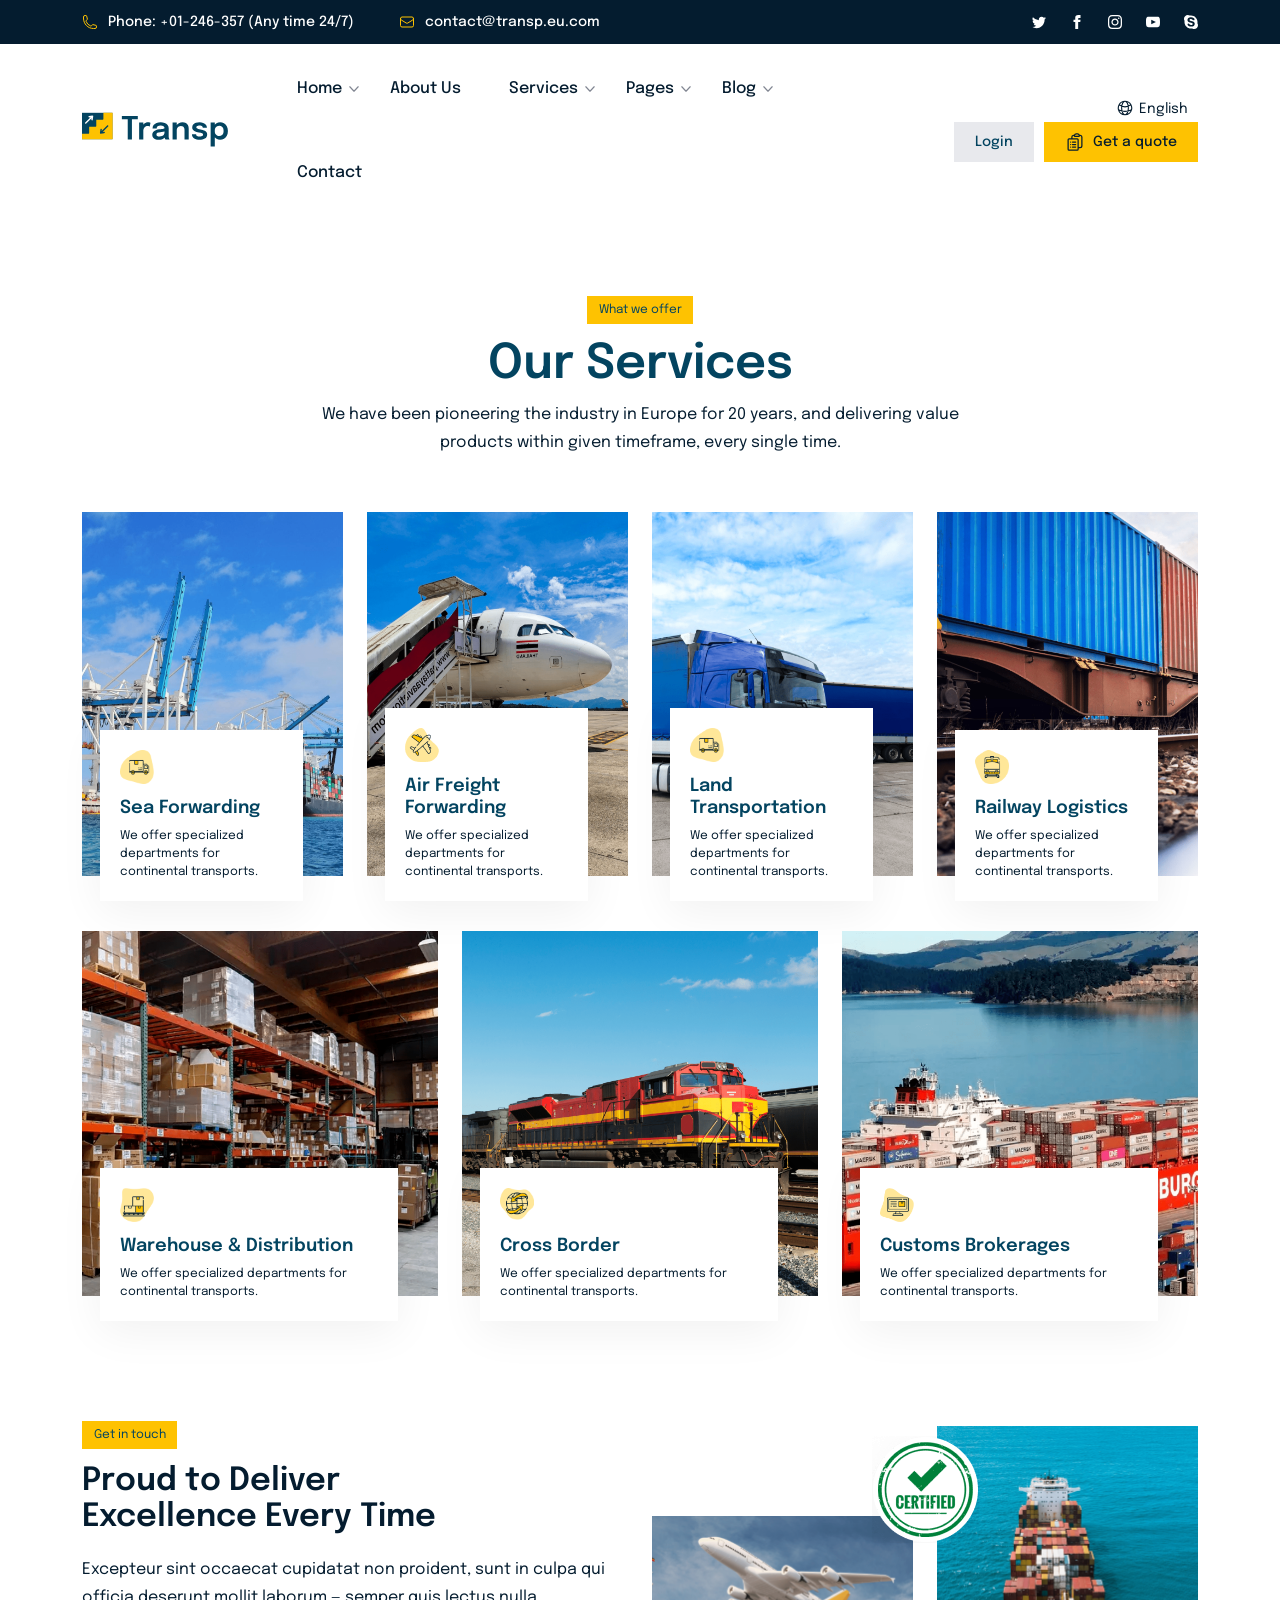
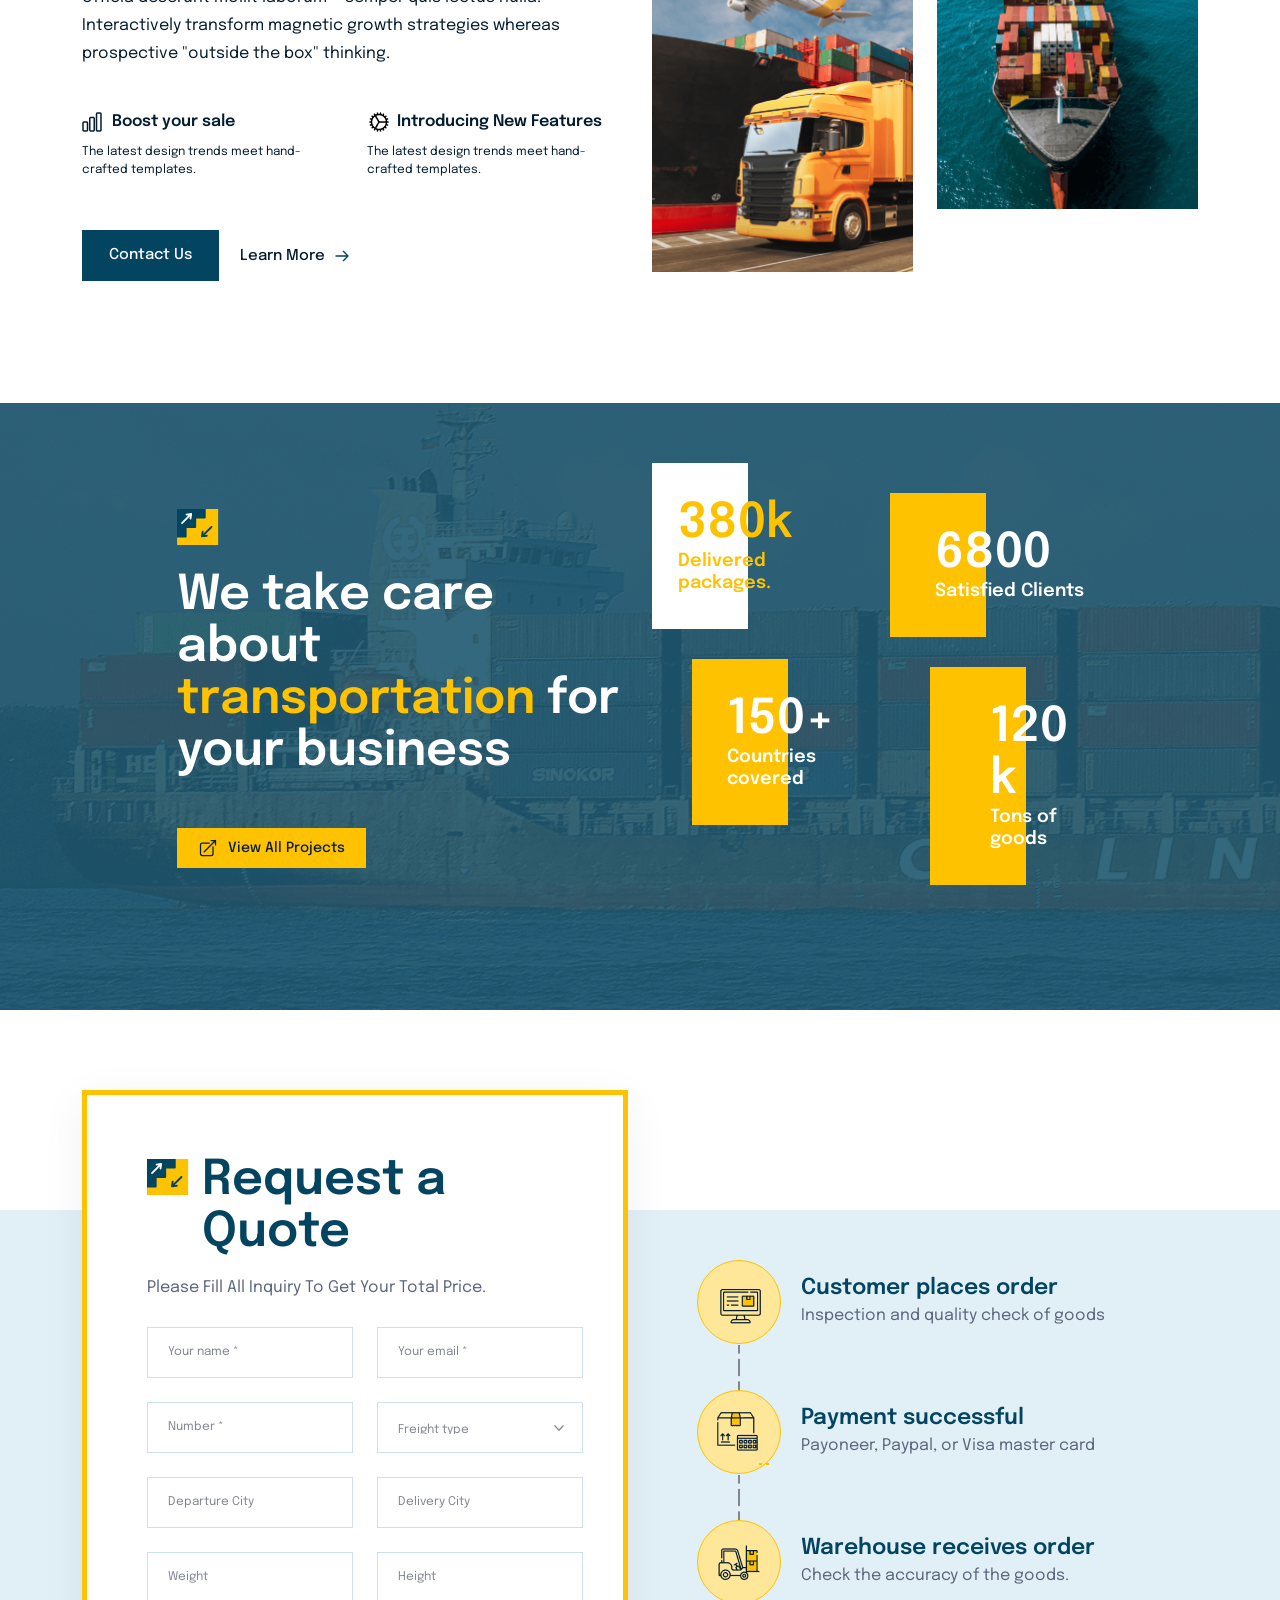
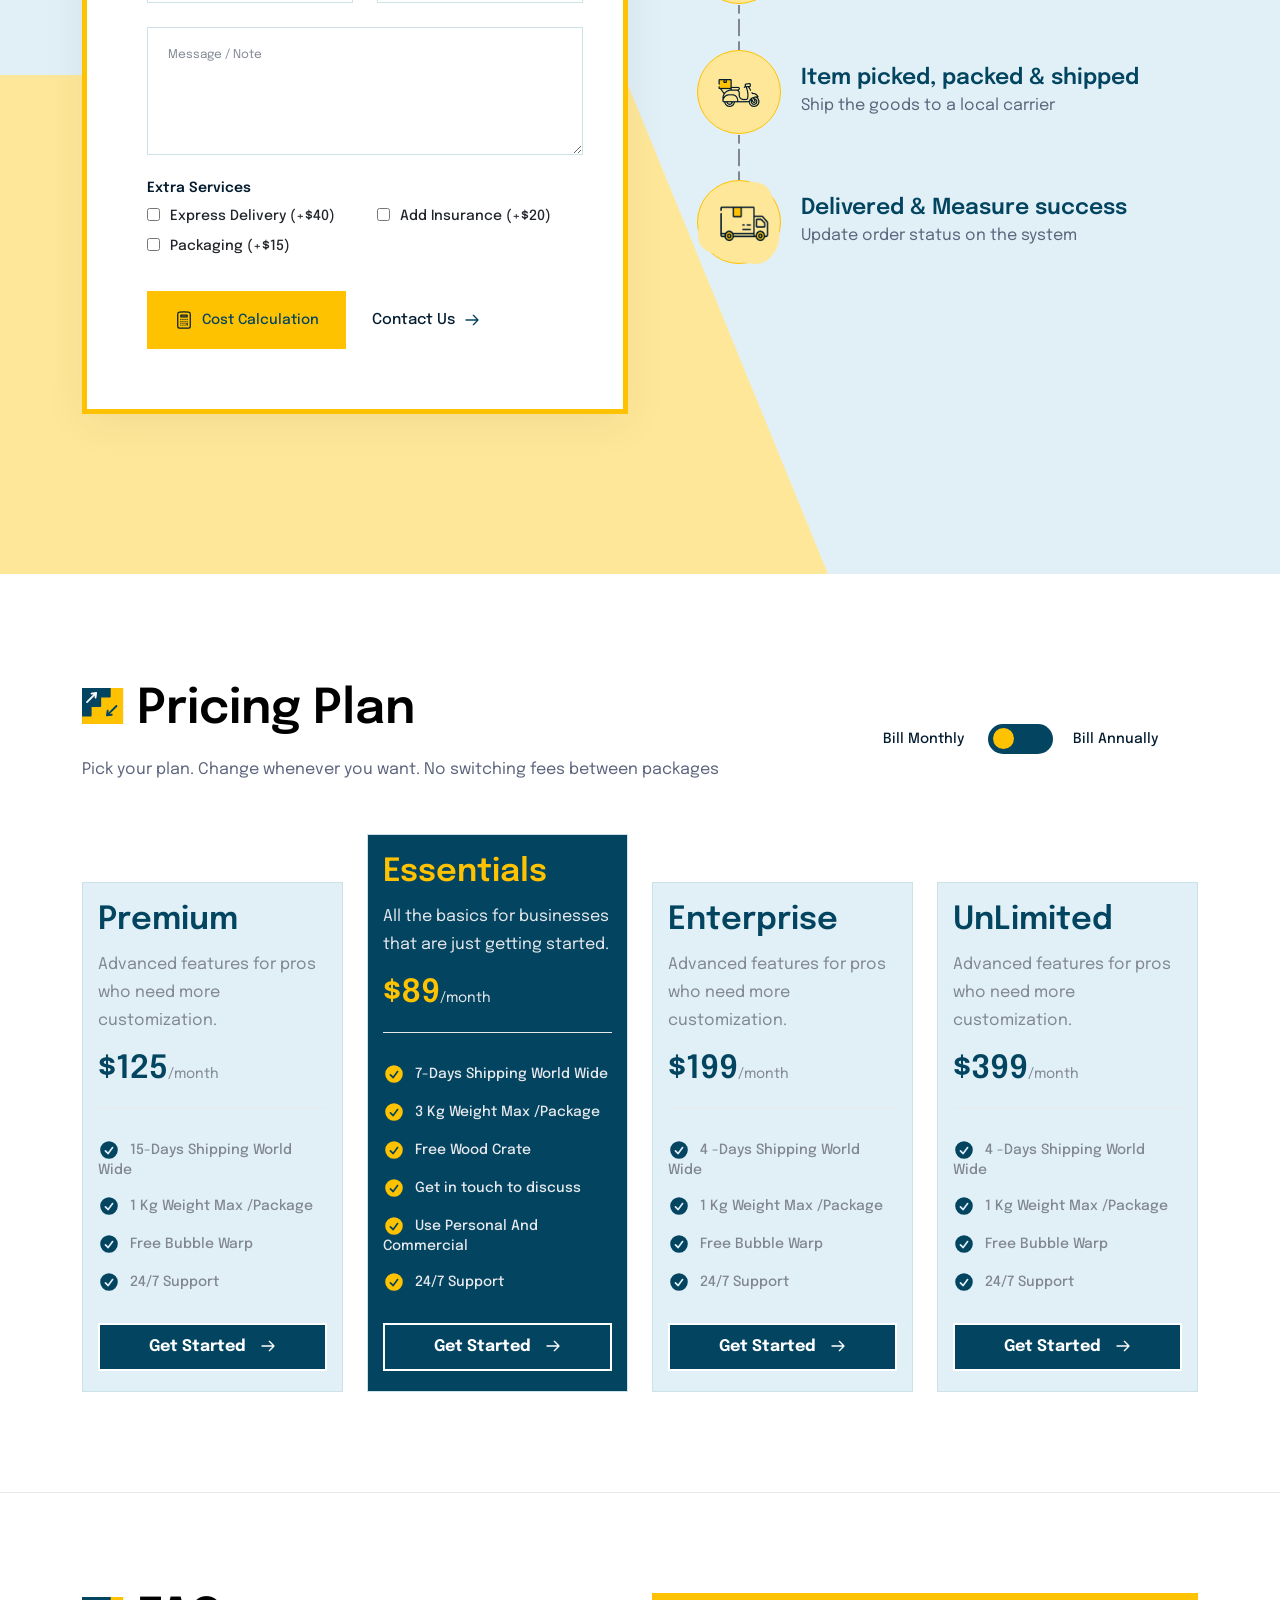
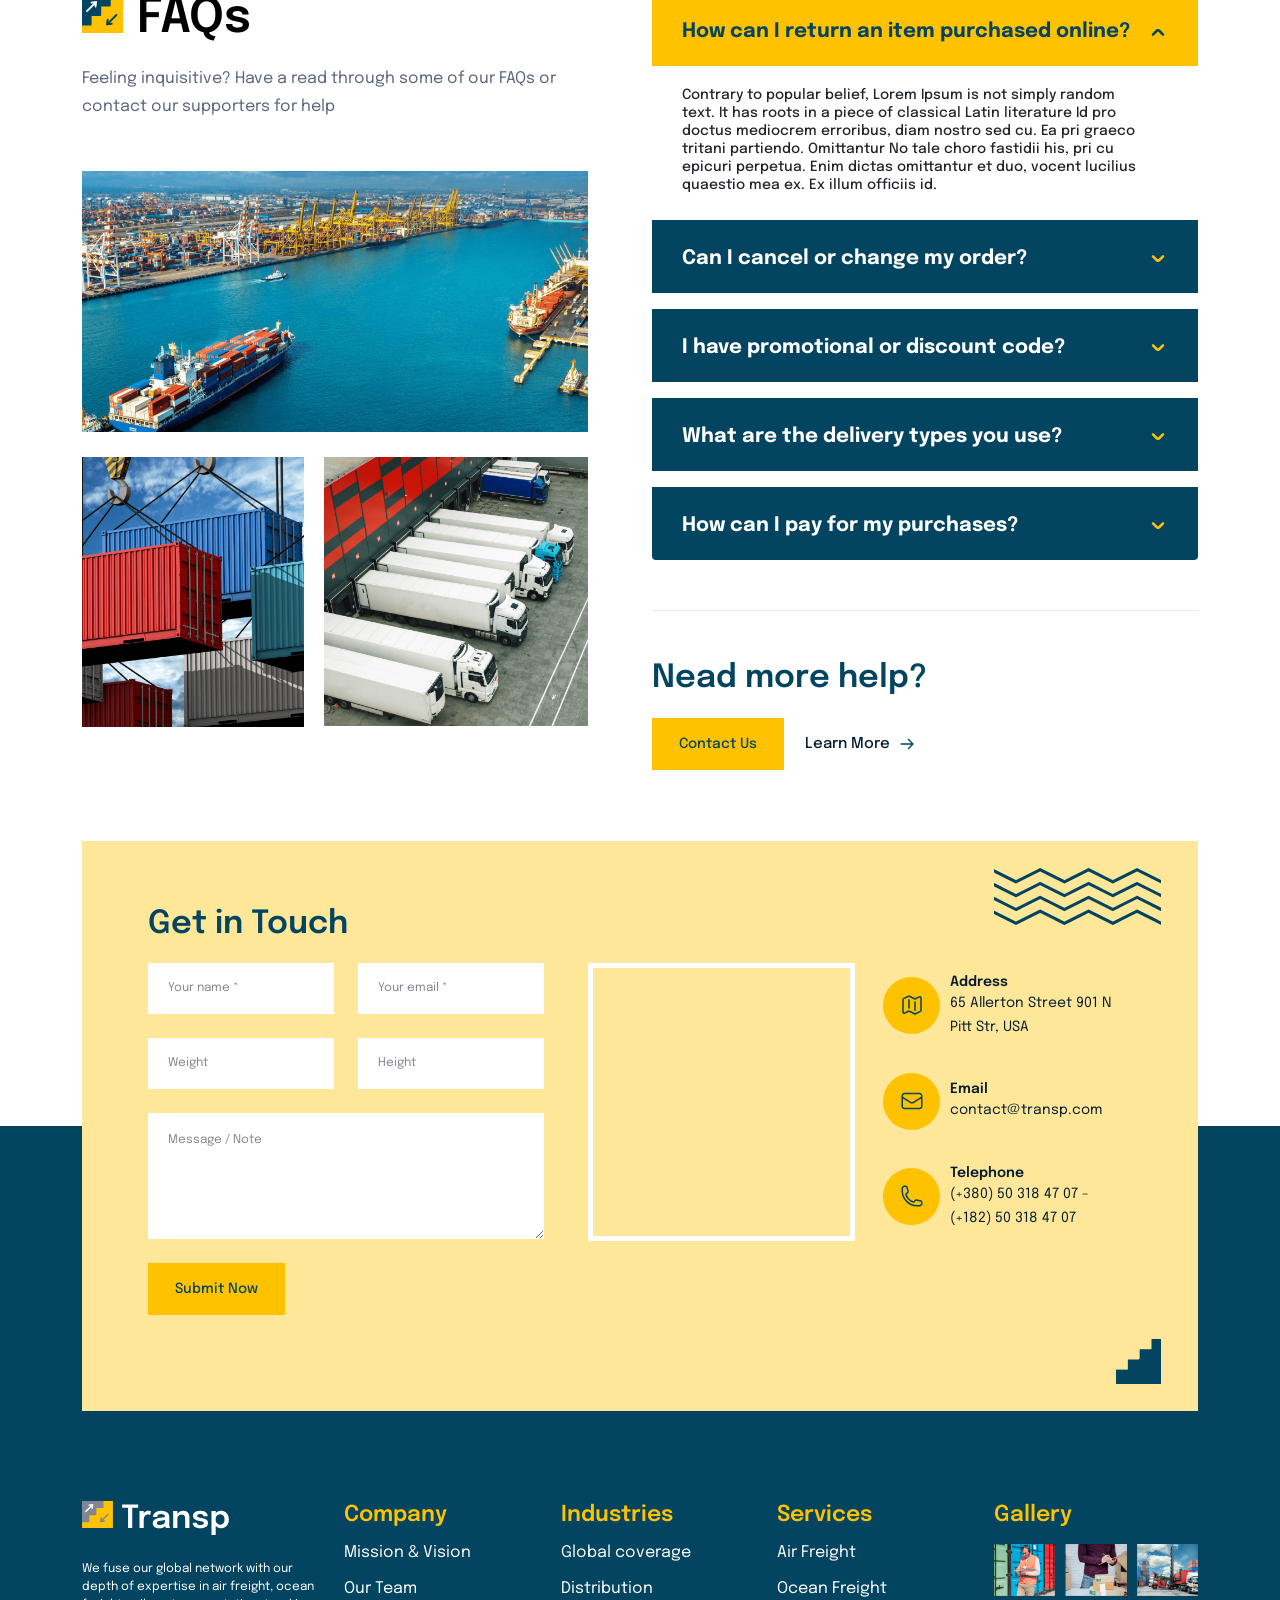
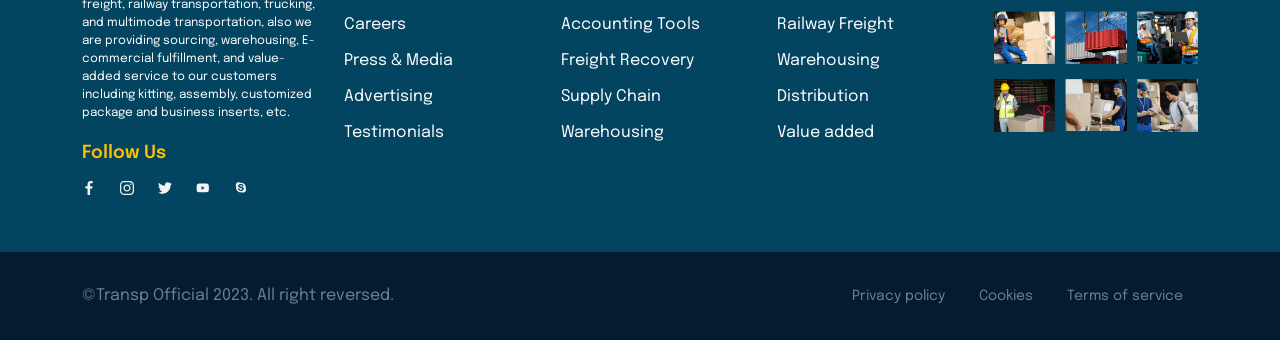
<file: services.html>
<!DOCTYPE html>
<html lang="en">
  <head>
    <meta charset="UTF-8">
    <meta name="viewport" content="width=device-width, initial-scale=1, maximum-scale=1">
    <meta http-equiv="X-UA-Compatible" content="ie=edge">
    <meta name="msapplication-TileColor" content="#0E0E0E">
    <meta name="template-color" content="#0E0E0E">
    <meta name="description" content="Index page">
    <meta name="keywords" content="index, page">
    <meta name="author" content="">
    <link rel="shortcut icon" type="image/x-icon" href="assets/imgs/template/favicon.svg">
    <link href="assets/css/style.css?v=3.0.0" rel="stylesheet">
    <title>Services - Transport Courier Logistics HTML Template</title>
  </head>
  <body>
    <div id="preloader-active">
      <div class="preloader d-flex align-items-center justify-content-center">
        <div class="preloader-inner position-relative">
          <div class="flip-square"></div>
        </div>
      </div>
    </div>
    <div class="box-bar bg-grey-900">
      <div class="container position-relative">
        <div class="row align-items-center"> 
          <div class="col-lg-7 col-md-8 col-sm-5 col-4"> <a class="phone-icon mr-45" href="tel:+01-246-357">
              <svg fill="none" stroke="currentColor" stroke-width="1.5" viewbox="0 0 24 24" xmlns="http://www.w3.org/2000/svg" aria-hidden="true">
                <path stroke-linecap="round" stroke-linejoin="round" d="M2.25 6.75c0 8.284 6.716 15 15 15h2.25a2.25 2.25 0 002.25-2.25v-1.372c0-.516-.351-.966-.852-1.091l-4.423-1.106c-.44-.11-.902.055-1.173.417l-.97 1.293c-.282.376-.769.542-1.21.38a12.035 12.035 0 01-7.143-7.143c-.162-.441.004-.928.38-1.21l1.293-.97c.363-.271.527-.734.417-1.173L6.963 3.102a1.125 1.125 0 00-1.091-.852H4.5A2.25 2.25 0 002.25 4.5v2.25z"></path>
              </svg>Phone: +01-246-357 (Any time 24/7)</a><a class="email-icon" href="mailto:contact@transp.eu.com">
              <svg fill="none" stroke="currentColor" stroke-width="1.5" viewbox="0 0 24 24" xmlns="http://www.w3.org/2000/svg" aria-hidden="true">
                <path stroke-linecap="round" stroke-linejoin="round" d="M21.75 6.75v10.5a2.25 2.25 0 01-2.25 2.25h-15a2.25 2.25 0 01-2.25-2.25V6.75m19.5 0A2.25 2.25 0 0019.5 4.5h-15a2.25 2.25 0 00-2.25 2.25m19.5 0v.243a2.25 2.25 0 01-1.07 1.916l-7.5 4.615a2.25 2.25 0 01-2.36 0L3.32 8.91a2.25 2.25 0 01-1.07-1.916V6.75"></path>
              </svg>contact@transp.eu.com</a></div>
          <div class="col-lg-5 col-md-4 col-sm-7 col-8 text-end"><a class="icon-socials icon-twitter2" href="#">
              <svg class="bi bi-twitter" xmlns="http://www.w3.org/2000/svg" width="14" height="14" fill="" viewbox="0 0 16 16">
                <path d="M5.026 15c6.038 0 9.341-5.003 9.341-9.334 0-.14 0-.282-.006-.422A6.685 6.685 0 0 0 16 3.542a6.658 6.658 0 0 1-1.889.518 3.301 3.301 0 0 0 1.447-1.817 6.533 6.533 0 0 1-2.087.793A3.286 3.286 0 0 0 7.875 6.03a9.325 9.325 0 0 1-6.767-3.429 3.289 3.289 0 0 0 1.018 4.382A3.323 3.323 0 0 1 .64 6.575v.045a3.288 3.288 0 0 0 2.632 3.218 3.203 3.203 0 0 1-.865.115 3.23 3.23 0 0 1-.614-.057 3.283 3.283 0 0 0 3.067 2.277A6.588 6.588 0 0 1 .78 13.58a6.32 6.32 0 0 1-.78-.045A9.344 9.344 0 0 0 5.026 15z"></path>
              </svg></a><a class="icon-socials icon-facebook2" href="#">
              <svg xmlns="http://www.w3.org/2000/svg" width="14" height="14" viewbox="0 0 24 24">
                <path d="M9 8h-3v4h3v12h5v-12h3.642l.358-4h-4v-1.667c0-.955.192-1.333 1.115-1.333h2.885v-5h-3.808c-3.596 0-5.192 1.583-5.192 4.615v3.385z"></path>
              </svg></a><a class="icon-socials icon-instagram2" href="#">
              <svg class="bi bi-instagram" xmlns="http://www.w3.org/2000/svg" width="14" height="14" viewbox="0 0 24 24">
                <path d="M12 2.163c3.204 0 3.584.012 4.85.07 3.252.148 4.771 1.691 4.919 4.919.058 1.265.069 1.645.069 4.849 0 3.205-.012 3.584-.069 4.849-.149 3.225-1.664 4.771-4.919 4.919-1.266.058-1.644.07-4.85.07-3.204 0-3.584-.012-4.849-.07-3.26-.149-4.771-1.699-4.919-4.92-.058-1.265-.07-1.644-.07-4.849 0-3.204.013-3.583.07-4.849.149-3.227 1.664-4.771 4.919-4.919 1.266-.057 1.645-.069 4.849-.069zm0-2.163c-3.259 0-3.667.014-4.947.072-4.358.2-6.78 2.618-6.98 6.98-.059 1.281-.073 1.689-.073 4.948 0 3.259.014 3.668.072 4.948.2 4.358 2.618 6.78 6.98 6.98 1.281.058 1.689.072 4.948.072 3.259 0 3.668-.014 4.948-.072 4.354-.2 6.782-2.618 6.979-6.98.059-1.28.073-1.689.073-4.948 0-3.259-.014-3.667-.072-4.947-.196-4.354-2.617-6.78-6.979-6.98-1.281-.059-1.69-.073-4.949-.073zm0 5.838c-3.403 0-6.162 2.759-6.162 6.162s2.759 6.163 6.162 6.163 6.162-2.759 6.162-6.163c0-3.403-2.759-6.162-6.162-6.162zm0 10.162c-2.209 0-4-1.79-4-4 0-2.209 1.791-4 4-4s4 1.791 4 4c0 2.21-1.791 4-4 4zm6.406-11.845c-.796 0-1.441.645-1.441 1.44s.645 1.44 1.441 1.44c.795 0 1.439-.645 1.439-1.44s-.644-1.44-1.439-1.44z"></path>
              </svg></a><a class="icon-socials icon-youtube2" href="#">
              <svg class="bi bi-youtube" xmlns="http://www.w3.org/2000/svg" width="14" height="14" viewbox="0 0 24 24">
                <path d="M19.615 3.184c-3.604-.246-11.631-.245-15.23 0-3.897.266-4.356 2.62-4.385 8.816.029 6.185.484 8.549 4.385 8.816 3.6.245 11.626.246 15.23 0 3.897-.266 4.356-2.62 4.385-8.816-.029-6.185-.484-8.549-4.385-8.816zm-10.615 12.816v-8l8 3.993-8 4.007z"></path>
              </svg></a><a class="icon-socials icon-skype2" href="#">
              <svg xmlns="http://www.w3.org/2000/svg" width="14" height="14" viewbox="0 0 24 24">
                <path d="M22.987 13.966c1.357-7.765-5.416-14.412-13.052-12.979-5.821-3.561-12.503 3.226-8.935 9.029-1.387 7.747 5.384 14.48 13.083 13.01 5.832 3.536 12.493-3.26 8.904-9.06zm-10.603 5.891c-3.181 0-6.378-1.448-6.362-3.941.005-.752.564-1.442 1.309-1.442 1.873 0 1.855 2.795 4.837 2.795 2.093 0 2.807-1.146 2.807-1.944 0-2.886-9.043-1.117-9.043-6.543 0-2.938 2.402-4.962 6.179-4.741 3.602.213 5.713 1.803 5.917 3.289.101.971-.542 1.727-1.659 1.727-1.628 0-1.795-2.181-4.6-2.181-1.266 0-2.334.528-2.334 1.674 0 2.395 8.99 1.005 8.99 6.276-.001 3.039-2.423 5.031-6.041 5.031z"></path>
              </svg></a></div>
        </div>
      </div>
    </div>
    <header class="header sticky-bar">
      <div class="container">
        <div class="main-header">
          <div class="header-left">
            <div class="header-logo"><a class="d-flex" href="index.html"><img alt="Ecom" src="assets/imgs/template/logo.svg"></a></div>
            <div class="header-nav">
              <nav class="nav-main-menu d-none d-xl-block">
                <ul class="main-menu">
                  <li class="has-children"><a class="active" href="index.html">Home</a>
                    <ul class="sub-menu">
                      <li><a href="index-2.html">Homepage - 2</a></li>
                      <li><a href="index-3.html">Homepage - 3</a></li>
                      <li><a href="index-4.html">Homepage - 4</a></li>
                    </ul>
                  </li>
                  <li><a href="about.html">About Us</a></li>
                  <li class="has-children"><a href="#">Services</a>
                    <div class="sub-menu five-col">
                      <div class="menu-col">
                        <h6 class="color-brand-2 mb-15">Sea Forwarding</h6>
                        <div class="menu-image"><img src="assets/imgs/page/homepage1/menu1.png" alt="transp"></div>
                        <ul class="megamenu">
                          <li><a href="services.html">Container Shipping</a></li>
                          <li><a href="services.html">Bulk Shipping</a></li>
                          <li><a href="services.html">Roll-on/Roll-off Shipping</a></li>
                          <li><a href="services.html">Break Bulk Shipping</a></li>
                          <li><a href="services.html">Project Cargo Shipping</a></li>
                        </ul>
                      </div>
                      <div class="menu-col">
                        <h6 class="color-brand-2 mb-15">Air Freight Forwarding</h6>
                        <div class="menu-image"><img src="assets/imgs/page/homepage1/menu2.png" alt="transp"></div>
                        <ul class="megamenu">
                          <li><a href="services.html">General Cargo</a></li>
                          <li><a href="services.html">Express Shipping</a></li>
                          <li><a href="services.html">Dangerous Goods</a></li>
                          <li><a href="services.html">Oversized Cargo</a></li>
                          <li><a href="services.html">Perishable Goods</a></li>
                        </ul>
                      </div>
                      <div class="menu-col">
                        <h6 class="color-brand-2 mb-15">Land Transportation</h6>
                        <div class="menu-image"><img src="assets/imgs/page/homepage1/menu3.png" alt="transp"></div>
                        <ul class="megamenu">
                          <li><a href="services.html">Road Freight</a></li>
                          <li><a href="services.html">Rail Freight</a></li>
                          <li><a href="services.html">Intermodal Transportation</a></li>
                          <li><a href="services.html">Less-than-Truckload (LTL) Shipping</a></li>
                          <li><a href="services.html">Specialized Transportation</a></li>
                        </ul>
                      </div>
                      <div class="menu-col">
                        <h6 class="color-brand-2 mb-15">Railway Logistics</h6>
                        <div class="menu-image"><img src="assets/imgs/page/homepage1/menu4.png" alt="transp"></div>
                        <ul class="megamenu">
                          <li><a href="services.html">Rail Freight Transportation</a></li>
                          <li><a href="services.html">Rail Terminal Services</a></li>
                          <li><a href="services.html">Rail Freight Forwarding</a></li>
                          <li><a href="services.html">Intermodal Transportation</a></li>
                          <li><a href="services.html">Rail Logistics Consulting</a></li>
                        </ul>
                      </div>
                      <div class="menu-col">
                        <h6 class="color-brand-2 mb-15">Warehouse</h6>
                        <div class="menu-image"><img src="assets/imgs/page/homepage1/menu5.png" alt="transp"></div>
                        <ul class="megamenu">
                          <li><a href="services.html">Warehousing</a></li>
                          <li><a href="services.html">Distribution Center Operations</a></li>
                          <li><a href="services.html">E-Commerce Fulfillment</a></li>
                          <li><a href="services.html">Reverse Logistics</a></li>
                          <li><a href="services.html">Inventory Management</a></li>
                        </ul>
                      </div>
                    </div>
                  </li>
                  <li class="has-children"><a href="#">Pages</a>
                    <ul class="sub-menu">
                      <li><a href="service-detail.html">Service Detail</a></li>
                      <li><a href="trackyourparcel.html">Track Your Parcel</a></li>
                      <li><a href="workprocess.html">Work Process</a></li>
                      <li><a href="request-a-quote.html">Request a quote</a></li>
                      <li><a href="our-team.html">Our team</a></li>
                      <li><a href="faqs.html">FAQ's</a></li>
                      <li><a href="trackyourparcel.html">Track Your Parcel</a></li>
                      <li><a href="register.html">Register</a></li>
                      <li><a href="login.html">Login</a></li>
                      <li><a href="comingsoon.html">Coming soon</a></li>
                      <li><a href="newsletter.html">Newsletter</a></li>
                      <li><a href="404.html">Error 404</a></li>
                    </ul>
                  </li>
                  <li class="has-children"><a href="blog.html">Blog</a>
                    <ul class="sub-menu">
                      <li><a href="blog-single.html">Blog Details</a></li>
                    </ul>
                  </li>
                  <li><a href="contact.html">Contact</a></li>
                </ul>
              </nav>
              <div class="burger-icon burger-icon-white"><span class="burger-icon-top"></span><span class="burger-icon-mid"></span><span class="burger-icon-bottom"></span></div>
            </div>
            <div class="header-right">
              <div class="d-inline-block box-dropdown-cart"><span class="font-lg icon-list icon-account"><span class="font-sm color-grey-900 arrow-down"> 
                    <svg fill="none" stroke="currentColor" stroke-width="1.5" viewbox="0 0 24 24" xmlns="http://www.w3.org/2000/svg" aria-hidden="true">
                      <path stroke-linecap="round" stroke-linejoin="round" d="M12 21a9.004 9.004 0 008.716-6.747M12 21a9.004 9.004 0 01-8.716-6.747M12 21c2.485 0 4.5-4.03 4.5-9S14.485 3 12 3m0 18c-2.485 0-4.5-4.03-4.5-9S9.515 3 12 3m0 0a8.997 8.997 0 017.843 4.582M12 3a8.997 8.997 0 00-7.843 4.582m15.686 0A11.953 11.953 0 0112 10.5c-2.998 0-5.74-1.1-7.843-2.918m15.686 0A8.959 8.959 0 0121 12c0 .778-.099 1.533-.284 2.253m0 0A17.919 17.919 0 0112 16.5c-3.162 0-6.133-.815-8.716-2.247m0 0A9.015 9.015 0 013 12c0-1.605.42-3.113 1.157-4.418"></path>
                    </svg>English</span></span>
                <div class="dropdown-account">
                  <ul>
                    <li><a class="font-md" href="#"><img src="assets/imgs/template/icons/en.png" alt="transp">
                        English</a></li>
                    <li><a class="font-md" href="#"><img src="assets/imgs/template/icons/fr.png" alt="transp">
                        French</a></li>
                    <li><a class="font-md" href="#"><img src="assets/imgs/template/icons/cn.png" alt="transp">
                        Chiness</a></li>
                  </ul>
                </div>
              </div>
              <div class="d-none d-sm-inline-block"><a class="btn btn-default mr-10 hover-up" href="login.html">Login</a><a class="btn btn-brand-1 d-none d-xl-inline-block hover-up" href="request-a-quote.html">
                  <svg fill="none" stroke="currentColor" stroke-width="1.5" viewbox="0 0 24 24" xmlns="http://www.w3.org/2000/svg" aria-hidden="true">
                    <path stroke-linecap="round" stroke-linejoin="round" d="M9 12h3.75M9 15h3.75M9 18h3.75m3 .75H18a2.25 2.25 0 002.25-2.25V6.108c0-1.135-.845-2.098-1.976-2.192a48.424 48.424 0 00-1.123-.08m-5.801 0c-.065.21-.1.433-.1.664 0 .414.336.75.75.75h4.5a.75.75 0 00.75-.75 2.25 2.25 0 00-.1-.664m-5.8 0A2.251 2.251 0 0113.5 2.25H15c1.012 0 1.867.668 2.15 1.586m-5.8 0c-.376.023-.75.05-1.124.08C9.095 4.01 8.25 4.973 8.25 6.108V8.25m0 0H4.875c-.621 0-1.125.504-1.125 1.125v11.25c0 .621.504 1.125 1.125 1.125h9.75c.621 0 1.125-.504 1.125-1.125V9.375c0-.621-.504-1.125-1.125-1.125H8.25zM6.75 12h.008v.008H6.75V12zm0 3h.008v.008H6.75V15zm0 3h.008v.008H6.75V18z"> </path>
                  </svg>Get a quote</a></div>
            </div>
          </div>
        </div>
      </div>
    </header>
    <div class="mobile-header-active mobile-header-wrapper-style perfect-scrollbar">
      <div class="mobile-header-wrapper-inner">
        <div class="mobile-header-content-area">
          <div class="mobile-logo"><a class="btn btn-brand-1 hover-up" href="request-a-quote.html">
              <svg fill="none" stroke="currentColor" stroke-width="1.5" viewbox="0 0 24 24" xmlns="http://www.w3.org/2000/svg" aria-hidden="true">
                <path stroke-linecap="round" stroke-linejoin="round" d="M9 12h3.75M9 15h3.75M9 18h3.75m3 .75H18a2.25 2.25 0 002.25-2.25V6.108c0-1.135-.845-2.098-1.976-2.192a48.424 48.424 0 00-1.123-.08m-5.801 0c-.065.21-.1.433-.1.664 0 .414.336.75.75.75h4.5a.75.75 0 00.75-.75 2.25 2.25 0 00-.1-.664m-5.8 0A2.251 2.251 0 0113.5 2.25H15c1.012 0 1.867.668 2.15 1.586m-5.8 0c-.376.023-.75.05-1.124.08C9.095 4.01 8.25 4.973 8.25 6.108V8.25m0 0H4.875c-.621 0-1.125.504-1.125 1.125v11.25c0 .621.504 1.125 1.125 1.125h9.75c.621 0 1.125-.504 1.125-1.125V9.375c0-.621-.504-1.125-1.125-1.125H8.25zM6.75 12h.008v.008H6.75V12zm0 3h.008v.008H6.75V15zm0 3h.008v.008H6.75V18z"> </path>
              </svg>Get a quote</a></div>
          <div class="burger-icon"><span class="burger-icon-top"></span><span class="burger-icon-mid"></span><span class="burger-icon-bottom"></span></div>
          <div class="perfect-scroll">
            <div class="mobile-menu-wrap mobile-header-border">
              <nav class="mt-15">
                <ul class="mobile-menu font-heading">
                  <li class="has-children"><a class="active" href="index.html">Home</a>
                    <ul class="sub-menu">
                      <li><a href="index.html">Homepage - 1</a></li>
                      <li><a href="index-2.html">Homepage - 2</a></li>
                      <li><a href="index-3.html">Homepage - 3</a></li>
                      <li><a href="index-4.html">Homepage - 4</a></li>
                    </ul>
                  </li>
                  <li><a href="about.html">About</a></li>
                  <li class="has-children"><a href="services.html">Services</a>
                    <ul class="sub-menu">
                      <li><a href="service-detail.html">Service Details</a></li>
                    </ul>
                  </li>
                  <li class="has-children"><a href="#">Pages</a>
                    <ul class="sub-menu">
                      <li><a href="trackyourparcel.html">Track Your Parcel</a></li>
                      <li><a href="workprocess.html">Work Process</a></li>
                      <li><a href="request-a-quote.html">Request a quote</a></li>
                      <li><a href="our-team.html">Our team</a></li>
                      <li><a href="faqs.html">FAQ's</a></li>
                      <li><a href="trackyourparcel.html">Track Your Parcel</a></li>
                      <li><a href="register.html">Register</a></li>
                      <li><a href="login.html">Login</a></li>
                      <li><a href="comingsoon.html">Coming soon</a></li>
                      <li><a href="404.html">Error 404</a></li>
                    </ul>
                  </li>
                  <li class="has-children"><a href="blog.html">Blog Pages</a>
                    <ul class="sub-menu">
                      <li><a href="blog-single.html">Blog Details</a></li>
                    </ul>
                  </li>
                  <li><a href="contact.html">Contact</a></li>
                </ul>
              </nav>
            </div>
            <div class="site-copyright color-grey-400 mt-0">
              <div class="box-download-app">
                <p class="font-xs color-grey-900 mb-25">Download our Apps and get extra 15% Discount on your first Order…!</p>
                <div class="mb-25">
                  <div class="d-flex"><a class="mr-10" href="#"><img src="assets/imgs/template/appstore-btn.png" alt="transp"></a><a href="#"><img src="assets/imgs/template/google-play-btn.png" alt="transp"></a></div>
                </div>
              </div>
              <div class="mb-0"><span class="font-xs color-grey-500">©Transp Official 2023. All right reversed.</span></div>
            </div>
          </div>
        </div>
      </div>
    </div>
    <main class="main">
      <section class="section">
        <div class="container"> 
          <div class="box-pageheader-1 box-pageheader-services text-center"> <span class="btn btn-tag">What we offer</span>
            <h2 class="color-brand-2 mt-15 mb-10">Our Services</h2>
            <p class="font-md color-grey-900">We have been pioneering the industry in Europe for 20 years, and delivering value <br class="d-none d-lg-block">products within given timeframe, every single time.</p>
          </div>
        </div>
      </section>
      <section class="section mt-0">
        <div class="container"> 
          <div class="row"> 
            <div class="col-xl-3 col-md-6 mb-50"> 
              <div class="cardService"> 
                <div class="cardImage"> <a href="service-detail.html"><img src="assets/imgs/page/homepage3/service1.png" alt="transp"></a></div>
                <div class="cardInfo"> <a href="service-detail.html"><img src="assets/imgs/page/homepage1/delivery.png" alt="transp">
                    <h6 class="color-brand-2">Sea Forwarding</h6>
                    <p class="font-xs color-grey-900">We offer specialized departments for continental transports.</p></a></div>
              </div>
            </div>
            <div class="col-xl-3 col-md-6 mb-50"> 
              <div class="cardService"> 
                <div class="cardImage"> <a href="service-detail.html"><img src="assets/imgs/page/homepage3/service2.png" alt="transp"></a></div>
                <div class="cardInfo"> <a href="service-detail.html"><img src="assets/imgs/page/homepage3/plane.png" alt="transp">
                    <h6 class="color-brand-2">Air Freight Forwarding</h6>
                    <p class="font-xs color-grey-900">We offer specialized departments for continental transports.</p></a></div>
              </div>
            </div>
            <div class="col-xl-3 col-md-6 mb-50"> 
              <div class="cardService"> 
                <div class="cardImage"> <a href="service-detail.html"><img src="assets/imgs/page/homepage3/service3.png" alt="transp"></a></div>
                <div class="cardInfo"> <a href="service-detail.html"><img src="assets/imgs/page/homepage1/delivery.png" alt="transp">
                    <h6 class="color-brand-2">Land Transportation</h6>
                    <p class="font-xs color-grey-900">We offer specialized departments for continental transports.</p></a></div>
              </div>
            </div>
            <div class="col-xl-3 col-md-6 mb-50"> 
              <div class="cardService"> 
                <div class="cardImage"> <a href="service-detail.html"><img src="assets/imgs/page/homepage3/service4.png" alt="transp"></a></div>
                <div class="cardInfo"> <a href="service-detail.html"><img src="assets/imgs/page/homepage1/train.png" alt="transp">
                    <h6 class="color-brand-2">Railway Logistics</h6>
                    <p class="font-xs color-grey-900">We offer specialized departments for continental transports.</p></a></div>
              </div>
            </div>
            <div class="col-xl-4 col-md-6 mb-50"> 
              <div class="cardService"> 
                <div class="cardImage"> <a href="service-detail.html"><img src="assets/imgs/page/services/warehouse.png" alt="transp"></a></div>
                <div class="cardInfo"> <a href="service-detail.html"><img src="assets/imgs/page/homepage4/pallet.png" alt="transp">
                    <h6 class="color-brand-2">Warehouse &amp; Distribution</h6>
                    <p class="font-xs color-grey-900">We offer specialized departments for continental transports.</p></a></div>
              </div>
            </div>
            <div class="col-xl-4 col-md-6 mb-50"> 
              <div class="cardService"> 
                <div class="cardImage"> <a href="service-detail.html"><img src="assets/imgs/page/services/train.png" alt="transp"></a></div>
                <div class="cardInfo"> <a href="service-detail.html"><img src="assets/imgs/page/homepage1/worldwide.png" alt="transp">
                    <h6 class="color-brand-2">Cross Border</h6>
                    <p class="font-xs color-grey-900">We offer specialized departments for continental transports.</p></a></div>
              </div>
            </div>
            <div class="col-xl-4 col-md-6 mb-50"> 
              <div class="cardService"> 
                <div class="cardImage"> <a href="service-detail.html"><img src="assets/imgs/page/services/ship.png" alt="transp"></a></div>
                <div class="cardInfo"> <a href="service-detail.html"><img src="assets/imgs/page/homepage1/order.png" alt="transp">
                    <h6 class="color-brand-2">Customs Brokerages</h6>
                    <p class="font-xs color-grey-900">We offer specialized departments for continental transports.</p></a></div>
              </div>
            </div>
          </div>
        </div>
      </section>
      <div class="mt-50"></div>
      <section class="section pt-20 pb-120">
        <div class="container"> 
          <div class="row align-items-center"> 
            <div class="col-lg-6"> <span class="btn btn-tag">Get in touch</span>
              <h3 class="color-grey-900 mb-20 mt-15">Proud to Deliver <br class="d-none d-lg-block">Excellence Every Time</h3>
              <p class="font-md color-grey-900 mb-40">Excepteur sint occaecat cupidatat non proident, sunt in culpa qui officia deserunt mollit laborum — semper quis lectus nulla. Interactively transform magnetic growth strategies whereas prospective "outside the box" thinking.</p>
              <div class="row"> 
                <div class="col-lg-6 mb-30"> 
                  <h6 class="chart-title font-md-bold color-grey-900">Boost your sale</h6>
                  <p class="font-xs color-grey-900">The latest design trends meet hand-crafted templates.</p>
                </div>
                <div class="col-lg-6 mb-30"> 
                  <h6 class="feature-title font-md-bold color-grey-900">Introducing New Features</h6>
                  <p class="font-xs color-grey-900">The latest design trends meet hand-crafted templates.</p>
                </div>
              </div>
              <div class="mt-20"> <a class="btn btn-brand-2 mr-20" href="contact.html">Contact Us</a><a class="btn btn-link-medium" href="#">Learn More
                  <svg class="w-6 h-6 icon-16 ml-5" fill="none" stroke="currentColor" viewbox="0 0 24 24" xmlns="http://www.w3.org/2000/svg">
                    <path stroke-linecap="round" stroke-linejoin="round" stroke-width="2" d="M14 5l7 7m0 0l-7 7m7-7H3"></path>
                  </svg></a></div>
            </div>
            <div class="col-lg-6 position-relative"> 
              <div class="certified-icon"><img src="assets/imgs/page/homepage3/certified.png" alt="transp"></div>
              <div class="row"> 
                <div class="col-md-6"><img class="mt-90" src="assets/imgs/page/homepage3/img-info-5.png" alt="transp"></div>
                <div class="col-md-6"> <img src="assets/imgs/page/homepage3/img-info-5-2.png" alt="transp"></div>
              </div>
            </div>
          </div>
        </div>
      </section>
      <section class="section pt-60 pb-65 bg-whychooseus-2">
        <div class="container"> 
          <div class="row align-items-center"> 
            <div class="col-lg-1"> </div>
            <div class="col-lg-5 mb-30"><img class="mb-20" src="assets/imgs/template/icons/favicon.svg" alt="transp">
              <h2 class="color-white mb-50">We take care about <span class="color-brand-1">transportation </span>for your business</h2><a class="btn btn-brand-1 hover-up" href="#">
                <svg class="mr-10" fill="none" stroke="currentColor" stroke-width="1.5" viewbox="0 0 24 24" xmlns="http://www.w3.org/2000/svg" aria-hidden="true">
                  <path stroke-linecap="round" stroke-linejoin="round" d="M13.5 6H5.25A2.25 2.25 0 003 8.25v10.5A2.25 2.25 0 005.25 21h10.5A2.25 2.25 0 0018 18.75V10.5m-10.5 6L21 3m0 0h-5.25M21 3v5.25"></path>
                </svg>View All Projects</a>
            </div>
            <div class="col-lg-5 mb-30"> 
              <div class="row"> 
                <div class="col-sm-6">
                  <div class="box-item-number box-item-number-white mb-30"> 
                    <div class="item-number"> 
                      <h2 class="color-brand-1">380k</h2>
                      <h6 class="color-brand-1">Delivered packages.</h6>
                    </div>
                  </div>
                  <div class="box-item-number box-item-number-2 mb-30"> 
                    <div class="item-number"> 
                      <h2 class="color-white">150+</h2>
                      <h6 class="color-white">Countries covered</h6>
                    </div>
                  </div>
                </div>
                <div class="col-sm-6">
                  <div class="box-item-number box-item-number-3 mt-30 mb-30"> 
                    <div class="item-number"> 
                      <h2 class="color-white">6800</h2>
                      <h6 class="color-white">Satisfied Clients</h6>
                    </div>
                  </div>
                  <div class="box-item-number box-item-number-4 mb-30"> 
                    <div class="item-number"> 
                      <h2 class="color-white">120 k</h2>
                      <h6 class="color-white">Tons of goods</h6>
                    </div>
                  </div>
                </div>
              </div>
            </div>
          </div>
        </div>
      </section>
      <section class="section mt-200 bg-2 bg-request-quote-3">
        <div class="container"> 
          <div class="row"> 
            <div class="col-lg-6">
              <div class="box-form-request-quote-2 box-form-request-quote-3">
                <div class="box-form-contact-leading"> 
                  <h2 class="title-favicon color-brand-2 mb-15">Request a Quote</h2>
                  <p class="font-md color-grey-700 mb-25">Please Fill All Inquiry To Get Your Total Price.</p>
                  <div class="row align-items-center">
                    <div class="col-lg-6">
                      <div class="form-group"> 
                        <input class="form-control" type="text" placeholder="Your name *">
                      </div>
                    </div>
                    <div class="col-lg-6">
                      <div class="form-group"> 
                        <input class="form-control" type="text" placeholder="Your email *">
                      </div>
                    </div>
                    <div class="col-lg-6">
                      <div class="form-group"> 
                        <input class="form-control" type="text" placeholder="Number *">
                      </div>
                    </div>
                    <div class="col-lg-6">
                      <div class="form-group"> 
                        <select class="form-control">
                          <option value="">Freight type</option>
                          <option value="Service 1">Type 1</option>
                          <option value="Service 2">Type 2</option>
                          <option value="Service 3">Type 3</option>
                          <option value="Service 4">Type 4</option>
                        </select>
                      </div>
                    </div>
                    <div class="col-lg-6">
                      <div class="form-group"> 
                        <input class="form-control" type="text" placeholder="Departure City">
                      </div>
                    </div>
                    <div class="col-lg-6">
                      <div class="form-group"> 
                        <input class="form-control" type="text" placeholder="Delivery City">
                      </div>
                    </div>
                    <div class="col-lg-6">
                      <div class="form-group"> 
                        <input class="form-control" type="text" placeholder="Weight">
                      </div>
                    </div>
                    <div class="col-lg-6">
                      <div class="form-group"> 
                        <input class="form-control" type="text" placeholder="Height">
                      </div>
                    </div>
                    <div class="col-lg-12">
                      <div class="form-group"> 
                        <textarea class="form-control" name="message" rows="5" placeholder="Message / Note"></textarea>
                      </div>
                    </div>
                    <div class="col-lg-12">
                      <div class="form-group"> <strong class="font-sm-bold color-grey-900">Extra Services</strong>
                        <div class="row mt-10 box-cb-form"> 
                          <div class="col-lg-6 col-md-6">
                            <div class="form-group"> 
                              <input class="cd-form" type="checkbox">Express Delivery (+$40)
                            </div>
                          </div>
                          <div class="col-lg-6 col-md-6"> 
                            <div class="form-group"> 
                              <input class="cd-form" type="checkbox">Add Insurance (+$20)
                            </div>
                          </div>
                          <div class="col-lg-6 col-md-6"> 
                            <div class="form-group"> 
                              <input class="cd-form" type="checkbox">Packaging (+$15)
                            </div>
                          </div>
                        </div>
                      </div>
                    </div>
                    <div class="col-lg-12"> <a class="btn btn-brand-1-big mr-25" href="#"> 
                        <svg fill="none" stroke="currentColor" stroke-width="1.5" viewbox="0 0 24 24" xmlns="http://www.w3.org/2000/svg" aria-hidden="true">
                          <path stroke-linecap="round" stroke-linejoin="round" d="M15.75 15.75V18m-7.5-6.75h.008v.008H8.25v-.008zm0 2.25h.008v.008H8.25V13.5zm0 2.25h.008v.008H8.25v-.008zm0 2.25h.008v.008H8.25V18zm2.498-6.75h.007v.008h-.007v-.008zm0 2.25h.007v.008h-.007V13.5zm0 2.25h.007v.008h-.007v-.008zm0 2.25h.007v.008h-.007V18zm2.504-6.75h.008v.008h-.008v-.008zm0 2.25h.008v.008h-.008V13.5zm0 2.25h.008v.008h-.008v-.008zm0 2.25h.008v.008h-.008V18zm2.498-6.75h.008v.008h-.008v-.008zm0 2.25h.008v.008h-.008V13.5zM8.25 6h7.5v2.25h-7.5V6zM12 2.25c-1.892 0-3.758.11-5.593.322C5.307 2.7 4.5 3.65 4.5 4.757V19.5a2.25 2.25 0 002.25 2.25h10.5a2.25 2.25 0 002.25-2.25V4.757c0-1.108-.806-2.057-1.907-2.185A48.507 48.507 0 0012 2.25z"></path>
                        </svg>Cost Calculation</a><a class="btn btn-link-medium" href="contact.html">Contact Us
                        <svg class="w-6 h-6 icon-16 ml-5" fill="none" stroke="currentColor" viewbox="0 0 24 24" xmlns="http://www.w3.org/2000/svg">
                          <path stroke-linecap="round" stroke-linejoin="round" stroke-width="2" d="M14 5l7 7m0 0l-7 7m7-7H3"></path>
                        </svg></a></div>
                  </div>
                </div>
              </div>
            </div>
            <div class="col-lg-6"> 
              <ul class="list-how-works"> 
                <li> 
                  <div class="image-how"> <span class="img"> <img src="assets/imgs/page/homepage1/order.png" alt="transp"></span></div>
                  <div class="info-how"> 
                    <h5 class="color-brand-2">Customer places order</h5>
                    <p class="font-md color-grey-700">Inspection and quality check of goods</p>
                  </div>
                </li>
                <li> 
                  <div class="image-how"> <span class="img"> <img src="assets/imgs/page/homepage1/payment.png" alt="transp"></span></div>
                  <div class="info-how"> 
                    <h5 class="color-brand-2">Payment successful</h5>
                    <p class="font-md color-grey-700">Payoneer, Paypal, or Visa master card</p>
                  </div>
                </li>
                <li> 
                  <div class="image-how"> <span class="img"> <img src="assets/imgs/page/homepage1/warehouse.png" alt="transp"></span></div>
                  <div class="info-how"> 
                    <h5 class="color-brand-2">Warehouse receives order</h5>
                    <p class="font-md color-grey-700">Check the accuracy of the goods.</p>
                  </div>
                </li>
                <li> 
                  <div class="image-how"> <span class="img"> <img src="assets/imgs/page/homepage1/picked.png" alt="transp"></span></div>
                  <div class="info-how"> 
                    <h5 class="color-brand-2">Item picked, packed & shipped</h5>
                    <p class="font-md color-grey-700">Ship the goods to a local carrier</p>
                  </div>
                </li>
                <li> 
                  <div class="image-how"> <span class="img"> <img src="assets/imgs/page/homepage1/delivery.png" alt="transp"></span></div>
                  <div class="info-how"> 
                    <h5 class="color-brand-2">Delivered & Measure success</h5>
                    <p class="font-md color-grey-700">Update order status on the system</p>
                  </div>
                </li>
              </ul>
            </div>
          </div>
        </div>
      </section>
      <section class="section pt-110 pb-50"> 
        <div class="container"> 
          <div class="row align-items-center">
            <div class="col-lg-8 col-md-8">
              <h2 class="title-favicon mb-20">Pricing Plan</h2>
              <p class="font-md color-grey-700">Pick your plan. Change whenever you want. No switching fees between packages</p>
            </div>
            <div class="col-lg-4 col-md-4 text-end">
              <div class="text-center mt-10"><span class="text-md color-grey-900 text-billed-month">Bill Monthly</span>
                <label class="switch ml-20 mr-20">
                  <input id="cb_billed_type" type="checkbox" name="billed_type" onchange="switchBilled()"><span class="slider round"></span>
                </label><span class="text-md color-grey-900 text-billed-year">Bill Annually</span>
              </div>
            </div>
          </div>
          <div class="row mt-50 align-items-end pricing-style-2"> 
            <div class="col-xl-3 col-lg-6 col-md-6">
              <div class="card-plan hover-up">
                <h3 class="color-brand-2 title-plan">Premium</h3>
                <p class="font-md color-grey-500 desc-plan">Advanced features for pros who need more customization.</p>
                <div class="item-price-plan"> 
                  <div class="for-month display-month">
                    <h3 class="color-brand-2 d-inline-block">$<span>125</span></h3><span class="color-grey-500 font-sm">/month</span>
                  </div>
                  <div class="for-year">
                    <h3 class="color-brand-2 d-inline-block">$<span>1500</span></h3><span class="color-grey-500 font-sm">/year</span>
                  </div>
                </div>
                <div class="line-border"></div>
                <div class="mt-30 mb-30">
                  <ul class="list-ticks list-ticks-2">
                    <li>
                      <svg class="icon-16" fill="currentColor" viewbox="0 0 20 20" xmlns="http://www.w3.org/2000/svg" aria-hidden="true">
                        <path clip-rule="evenodd" fill-rule="evenodd" d="M10 18a8 8 0 100-16 8 8 0 000 16zm3.857-9.809a.75.75 0 00-1.214-.882l-3.483 4.79-1.88-1.88a.75.75 0 10-1.06 1.061l2.5 2.5a.75.75 0 001.137-.089l4-5.5z"></path>
                      </svg>15-Days Shipping World Wide
                    </li>
                    <li>
                      <svg class="icon-16" fill="currentColor" viewbox="0 0 20 20" xmlns="http://www.w3.org/2000/svg" aria-hidden="true">
                        <path clip-rule="evenodd" fill-rule="evenodd" d="M10 18a8 8 0 100-16 8 8 0 000 16zm3.857-9.809a.75.75 0 00-1.214-.882l-3.483 4.79-1.88-1.88a.75.75 0 10-1.06 1.061l2.5 2.5a.75.75 0 001.137-.089l4-5.5z"></path>
                      </svg>1 Kg Weight Max /Package
                    </li>
                    <li>
                      <svg class="icon-16" fill="currentColor" viewbox="0 0 20 20" xmlns="http://www.w3.org/2000/svg" aria-hidden="true">
                        <path clip-rule="evenodd" fill-rule="evenodd" d="M10 18a8 8 0 100-16 8 8 0 000 16zm3.857-9.809a.75.75 0 00-1.214-.882l-3.483 4.79-1.88-1.88a.75.75 0 10-1.06 1.061l2.5 2.5a.75.75 0 001.137-.089l4-5.5z"></path>
                      </svg>Free Bubble Warp
                    </li>
                    <li>
                      <svg class="icon-16" fill="currentColor" viewbox="0 0 20 20" xmlns="http://www.w3.org/2000/svg" aria-hidden="true">
                        <path clip-rule="evenodd" fill-rule="evenodd" d="M10 18a8 8 0 100-16 8 8 0 000 16zm3.857-9.809a.75.75 0 00-1.214-.882l-3.483 4.79-1.88-1.88a.75.75 0 10-1.06 1.061l2.5 2.5a.75.75 0 001.137-.089l4-5.5z"></path>
                      </svg>24/7 Support 
                    </li>
                  </ul>
                </div>
                <div class="mt-20"><a class="btn btn-brand-2-full hover-up" href="#">Get Started
                    <svg class="w-6 h-6 icon-16 ml-10" fill="none" stroke="currentColor" viewbox="0 0 24 24" xmlns="http://www.w3.org/2000/svg">
                      <path stroke-linecap="round" stroke-linejoin="round" stroke-width="2" d="M14 5l7 7m0 0l-7 7m7-7H3"></path>
                    </svg></a></div>
              </div>
            </div>
            <div class="col-xl-3 col-lg-6 col-md-6">
              <div class="card-plan popular hover-up">
                <h3 class="color-brand-2 title-plan">Essentials</h3>
                <p class="font-md color-grey-500 desc-plan">All the basics for businesses that are just getting started.</p>
                <div class="item-price-plan"> 
                  <div class="for-month display-month">
                    <h3 class="color-brand-2 d-inline-block">$<span>89</span></h3><span class="color-grey-500 font-sm">/month</span>
                  </div>
                  <div class="for-year">
                    <h3 class="color-brand-2 d-inline-block">$<span>1068</span></h3><span class="color-grey-500 font-sm">/year</span>
                  </div>
                </div>
                <div class="line-border"></div>
                <div class="mt-30 mb-30">
                  <ul class="list-ticks list-ticks-2">
                    <li>
                      <svg class="icon-16" fill="currentColor" viewbox="0 0 20 20" xmlns="http://www.w3.org/2000/svg" aria-hidden="true">
                        <path clip-rule="evenodd" fill-rule="evenodd" d="M10 18a8 8 0 100-16 8 8 0 000 16zm3.857-9.809a.75.75 0 00-1.214-.882l-3.483 4.79-1.88-1.88a.75.75 0 10-1.06 1.061l2.5 2.5a.75.75 0 001.137-.089l4-5.5z"></path>
                      </svg>7-Days Shipping World Wide
                    </li>
                    <li>
                      <svg class="icon-16" fill="currentColor" viewbox="0 0 20 20" xmlns="http://www.w3.org/2000/svg" aria-hidden="true">
                        <path clip-rule="evenodd" fill-rule="evenodd" d="M10 18a8 8 0 100-16 8 8 0 000 16zm3.857-9.809a.75.75 0 00-1.214-.882l-3.483 4.79-1.88-1.88a.75.75 0 10-1.06 1.061l2.5 2.5a.75.75 0 001.137-.089l4-5.5z"></path>
                      </svg>3 Kg Weight Max /Package
                    </li>
                    <li>
                      <svg class="icon-16" fill="currentColor" viewbox="0 0 20 20" xmlns="http://www.w3.org/2000/svg" aria-hidden="true">
                        <path clip-rule="evenodd" fill-rule="evenodd" d="M10 18a8 8 0 100-16 8 8 0 000 16zm3.857-9.809a.75.75 0 00-1.214-.882l-3.483 4.79-1.88-1.88a.75.75 0 10-1.06 1.061l2.5 2.5a.75.75 0 001.137-.089l4-5.5z"></path>
                      </svg>Free Wood Crate
                    </li>
                    <li>
                      <svg class="icon-16" fill="currentColor" viewbox="0 0 20 20" xmlns="http://www.w3.org/2000/svg" aria-hidden="true">
                        <path clip-rule="evenodd" fill-rule="evenodd" d="M10 18a8 8 0 100-16 8 8 0 000 16zm3.857-9.809a.75.75 0 00-1.214-.882l-3.483 4.79-1.88-1.88a.75.75 0 10-1.06 1.061l2.5 2.5a.75.75 0 001.137-.089l4-5.5z"></path>
                      </svg>Get in touch to discuss
                    </li>
                    <li>
                      <svg class="icon-16" fill="currentColor" viewbox="0 0 20 20" xmlns="http://www.w3.org/2000/svg" aria-hidden="true">
                        <path clip-rule="evenodd" fill-rule="evenodd" d="M10 18a8 8 0 100-16 8 8 0 000 16zm3.857-9.809a.75.75 0 00-1.214-.882l-3.483 4.79-1.88-1.88a.75.75 0 10-1.06 1.061l2.5 2.5a.75.75 0 001.137-.089l4-5.5z"></path>
                      </svg>Use Personal And Commercial
                    </li>
                    <li>
                      <svg class="icon-16" fill="currentColor" viewbox="0 0 20 20" xmlns="http://www.w3.org/2000/svg" aria-hidden="true">
                        <path clip-rule="evenodd" fill-rule="evenodd" d="M10 18a8 8 0 100-16 8 8 0 000 16zm3.857-9.809a.75.75 0 00-1.214-.882l-3.483 4.79-1.88-1.88a.75.75 0 10-1.06 1.061l2.5 2.5a.75.75 0 001.137-.089l4-5.5z"></path>
                      </svg>24/7 Support
                    </li>
                  </ul>
                </div>
                <div class="mt-20"><a class="btn btn-brand-2-full hover-up" href="#">Get Started
                    <svg class="w-6 h-6 icon-16 ml-10" fill="none" stroke="currentColor" viewbox="0 0 24 24" xmlns="http://www.w3.org/2000/svg">
                      <path stroke-linecap="round" stroke-linejoin="round" stroke-width="2" d="M14 5l7 7m0 0l-7 7m7-7H3"></path>
                    </svg></a></div>
              </div>
            </div>
            <div class="col-xl-3 col-lg-6 col-md-6">
              <div class="card-plan hover-up">
                <h3 class="color-brand-2 title-plan">Enterprise</h3>
                <p class="font-md color-grey-500 desc-plan">Advanced features for pros who need more customization.</p>
                <div class="item-price-plan"> 
                  <div class="for-month display-month">
                    <h3 class="color-brand-2 d-inline-block">$<span>199</span></h3><span class="color-grey-500 font-sm">/month</span>
                  </div>
                  <div class="for-year">
                    <h3 class="color-brand-2 d-inline-block">$<span>2388</span></h3><span class="color-grey-500 font-sm">/year</span>
                  </div>
                </div>
                <div class="line-border"></div>
                <div class="mt-30 mb-30">
                  <ul class="list-ticks list-ticks-2">
                    <li>
                      <svg class="icon-16" fill="currentColor" viewbox="0 0 20 20" xmlns="http://www.w3.org/2000/svg" aria-hidden="true">
                        <path clip-rule="evenodd" fill-rule="evenodd" d="M10 18a8 8 0 100-16 8 8 0 000 16zm3.857-9.809a.75.75 0 00-1.214-.882l-3.483 4.79-1.88-1.88a.75.75 0 10-1.06 1.061l2.5 2.5a.75.75 0 001.137-.089l4-5.5z"></path>
                      </svg>4 -Days Shipping World Wide
                    </li>
                    <li>
                      <svg class="icon-16" fill="currentColor" viewbox="0 0 20 20" xmlns="http://www.w3.org/2000/svg" aria-hidden="true">
                        <path clip-rule="evenodd" fill-rule="evenodd" d="M10 18a8 8 0 100-16 8 8 0 000 16zm3.857-9.809a.75.75 0 00-1.214-.882l-3.483 4.79-1.88-1.88a.75.75 0 10-1.06 1.061l2.5 2.5a.75.75 0 001.137-.089l4-5.5z"></path>
                      </svg>1 Kg Weight Max /Package
                    </li>
                    <li>
                      <svg class="icon-16" fill="currentColor" viewbox="0 0 20 20" xmlns="http://www.w3.org/2000/svg" aria-hidden="true">
                        <path clip-rule="evenodd" fill-rule="evenodd" d="M10 18a8 8 0 100-16 8 8 0 000 16zm3.857-9.809a.75.75 0 00-1.214-.882l-3.483 4.79-1.88-1.88a.75.75 0 10-1.06 1.061l2.5 2.5a.75.75 0 001.137-.089l4-5.5z"></path>
                      </svg>Free Bubble Warp
                    </li>
                    <li>
                      <svg class="icon-16" fill="currentColor" viewbox="0 0 20 20" xmlns="http://www.w3.org/2000/svg" aria-hidden="true">
                        <path clip-rule="evenodd" fill-rule="evenodd" d="M10 18a8 8 0 100-16 8 8 0 000 16zm3.857-9.809a.75.75 0 00-1.214-.882l-3.483 4.79-1.88-1.88a.75.75 0 10-1.06 1.061l2.5 2.5a.75.75 0 001.137-.089l4-5.5z"></path>
                      </svg>24/7 Support 
                    </li>
                  </ul>
                </div>
                <div class="mt-20"><a class="btn btn-brand-2-full hover-up" href="#">Get Started
                    <svg class="w-6 h-6 icon-16 ml-10" fill="none" stroke="currentColor" viewbox="0 0 24 24" xmlns="http://www.w3.org/2000/svg">
                      <path stroke-linecap="round" stroke-linejoin="round" stroke-width="2" d="M14 5l7 7m0 0l-7 7m7-7H3"></path>
                    </svg></a></div>
              </div>
            </div>
            <div class="col-xl-3 col-lg-6 col-md-6">
              <div class="card-plan hover-up">
                <h3 class="color-brand-2 title-plan">UnLimited</h3>
                <p class="font-md color-grey-500 desc-plan">Advanced features for pros who need more customization.</p>
                <div class="item-price-plan"> 
                  <div class="for-month display-month">
                    <h3 class="color-brand-2 d-inline-block">$<span>399</span></h3><span class="color-grey-500 font-sm">/month</span>
                  </div>
                  <div class="for-year">
                    <h3 class="color-brand-2 d-inline-block">$<span>4788</span></h3><span class="color-grey-500 font-sm">/year</span>
                  </div>
                </div>
                <div class="line-border"></div>
                <div class="mt-30 mb-30">
                  <ul class="list-ticks list-ticks-2">
                    <li>
                      <svg class="icon-16" fill="currentColor" viewbox="0 0 20 20" xmlns="http://www.w3.org/2000/svg" aria-hidden="true">
                        <path clip-rule="evenodd" fill-rule="evenodd" d="M10 18a8 8 0 100-16 8 8 0 000 16zm3.857-9.809a.75.75 0 00-1.214-.882l-3.483 4.79-1.88-1.88a.75.75 0 10-1.06 1.061l2.5 2.5a.75.75 0 001.137-.089l4-5.5z"></path>
                      </svg>4 -Days Shipping World Wide
                    </li>
                    <li>
                      <svg class="icon-16" fill="currentColor" viewbox="0 0 20 20" xmlns="http://www.w3.org/2000/svg" aria-hidden="true">
                        <path clip-rule="evenodd" fill-rule="evenodd" d="M10 18a8 8 0 100-16 8 8 0 000 16zm3.857-9.809a.75.75 0 00-1.214-.882l-3.483 4.79-1.88-1.88a.75.75 0 10-1.06 1.061l2.5 2.5a.75.75 0 001.137-.089l4-5.5z"></path>
                      </svg>1 Kg Weight Max /Package
                    </li>
                    <li>
                      <svg class="icon-16" fill="currentColor" viewbox="0 0 20 20" xmlns="http://www.w3.org/2000/svg" aria-hidden="true">
                        <path clip-rule="evenodd" fill-rule="evenodd" d="M10 18a8 8 0 100-16 8 8 0 000 16zm3.857-9.809a.75.75 0 00-1.214-.882l-3.483 4.79-1.88-1.88a.75.75 0 10-1.06 1.061l2.5 2.5a.75.75 0 001.137-.089l4-5.5z"></path>
                      </svg>Free Bubble Warp
                    </li>
                    <li>
                      <svg class="icon-16" fill="currentColor" viewbox="0 0 20 20" xmlns="http://www.w3.org/2000/svg" aria-hidden="true">
                        <path clip-rule="evenodd" fill-rule="evenodd" d="M10 18a8 8 0 100-16 8 8 0 000 16zm3.857-9.809a.75.75 0 00-1.214-.882l-3.483 4.79-1.88-1.88a.75.75 0 10-1.06 1.061l2.5 2.5a.75.75 0 001.137-.089l4-5.5z"></path>
                      </svg>24/7 Support 
                    </li>
                  </ul>
                </div>
                <div class="mt-20"><a class="btn btn-brand-2-full hover-up" href="#">Get Started
                    <svg class="w-6 h-6 icon-16 ml-10" fill="none" stroke="currentColor" viewbox="0 0 24 24" xmlns="http://www.w3.org/2000/svg">
                      <path stroke-linecap="round" stroke-linejoin="round" stroke-width="2" d="M14 5l7 7m0 0l-7 7m7-7H3"></path>
                    </svg></a></div>
              </div>
            </div>
          </div>
        </div>
      </section>
      <div class="line-border"></div>
      <section class="section pt-80 mb-70 bg-faqs">
        <div class="container">
          <div class="row">
            <div class="col-lg-6">
              <div class="box-faqs-left">
                <h2 class="title-favicon mb-20">FAQs</h2>
                <p class="font-md color-grey-700 mb-50">Feeling inquisitive? Have a read through some of our FAQs or contact our supporters for help</p>
                <div class="box-gallery-faqs"> 
                  <div class="image-top"> <img src="assets/imgs/page/homepage1/img-faq1.png" alt="transp"></div>
                  <div class="image-bottom"> 
                    <div class="image-faq-1"> <img src="assets/imgs/page/homepage1/img-faq2.png" alt="transp"></div>
                    <div class="image-faq-2"> <img src="assets/imgs/page/homepage1/img-faq3.png" alt="transp"></div>
                  </div>
                </div>
              </div>
            </div>
            <div class="col-lg-6">
              <div class="box-accordion">
                <div class="accordion" id="accordionFAQ">
                  <div class="accordion-item">
                    <h5 class="accordion-header" id="headingTwo">
                      <button class="accordion-button text-heading-5" type="button" data-bs-toggle="collapse" data-bs-target="#collapseTwo" aria-expanded="false" aria-controls="collapseTwo">How can I return an item purchased online?</button>
                    </h5>
                    <div class="accordion-collapse collapse show" id="collapseTwo" aria-labelledby="headingTwo" data-bs-parent="#accordionFAQ">
                      <div class="accordion-body">Contrary to popular belief, Lorem Ipsum is not simply random text. It has roots in a piece of classical Latin literature Id pro doctus mediocrem erroribus, diam nostro sed cu. Ea pri graeco tritani partiendo. Omittantur No tale choro fastidii his, pri cu epicuri perpetua. Enim dictas omittantur et duo, vocent lucilius quaestio mea ex. Ex illum officiis id.</div>
                    </div>
                  </div>
                  <div class="accordion-item">
                    <h5 class="accordion-header" id="headingThree">
                      <button class="accordion-button text-heading-5 collapsed text-heading-5 type=" data-bs-toggle="collapse" data-bs-target="#collapseThree" aria-expanded="false" aria-controls="collapseThree">Can I cancel or change my order?</button>
                    </h5>
                    <div class="accordion-collapse collapse" id="collapseThree" aria-labelledby="headingThree" data-bs-parent="#accordionFAQ">
                      <div class="accordion-body">Aut architecto consequatur sit error nemo sed dolorum suscipit 33 impedit dignissimos ut velit blanditiis qui quos magni id dolore dignissimos. Sit ipsa consectetur et sint harum et dicta consequuntur id cupiditate perferendis qui quisquam enim. Vel autem illo id error excepturi est dolorum voluptas qui maxime consequatur et culpa quibusdam in iusto vero sit amet Quis.</div>
                    </div>
                  </div>
                  <div class="accordion-item">
                    <h5 class="accordion-header" id="headingFour">
                      <button class="accordion-button text-heading-5 collapsed" type="button" data-bs-toggle="collapse" data-bs-target="#collapseFour" aria-expanded="false" aria-controls="collapseFour">I have promotional or discount code?</button>
                    </h5>
                    <div class="accordion-collapse collapse" id="collapseFour" aria-labelledby="headingFour" data-bs-parent="#accordionFAQ">
                      <div class="accordion-body">Eos nostrum aperiam ab enim quas sit voluptate fuga. Ea aperiam voluptas a accusantium similique 33 alias sapiente non vitae repellat et dolorum omnis eos beatae praesentium id sunt corporis. Aut nisi blanditiis aut corrupti quae et accusantium doloribus sed tempore libero a dolorum beatae.</div>
                    </div>
                  </div>
                  <div class="accordion-item">
                    <h5 class="accordion-header" id="headingFive">
                      <button class="accordion-button text-heading-5 collapsed" type="button" data-bs-toggle="collapse" data-bs-target="#collapseFive" aria-expanded="false" aria-controls="collapseFive">What are the delivery types you use?</button>
                    </h5>
                    <div class="accordion-collapse collapse" id="collapseFive" aria-labelledby="headingFive" data-bs-parent="#accordionFAQ">
                      <div class="accordion-body">Et beatae quae ex minima porro aut nihil quia sed optio dignissimos et voluptates deleniti et nesciunt veritatis et suscipit quod. Est sint voluptate id unde nesciunt non deleniti debitis. Ut dolores tempore vel placeat nemo quo enim reprehenderit eos corrupti maiores et minima quaerat. Quo sequi eaque eum similique sint et autem perspiciatis cum Quis exercitationem quo quos excepturi non ducimus ducimus eos natus velit.</div>
                    </div>
                  </div>
                  <div class="accordion-item">
                    <h5 class="accordion-header" id="headingSix">
                      <button class="accordion-button text-heading-5 collapsed" type="button" data-bs-toggle="collapse" data-bs-target="#collapseSix" aria-expanded="false" aria-controls="collapseSix">How can I pay for my purchases?</button>
                    </h5>
                    <div class="accordion-collapse collapse" id="collapseSix" aria-labelledby="headingSix" data-bs-parent="#accordionFAQ">
                      <div class="accordion-body">Qui quas itaque ut molestias culpa vel culpa voluptas eos fugit sint ex veritatis totam cum unde maxime! Qui eius fugiat qui veritatis cumque a nesciunt nemo. Id numquam rerum est molestiae quia ut nisi architecto a officiis itaque eum quod repellat ut dolorem dolorem aut ipsam ipsa.</div>
                    </div>
                  </div>
                </div>
                <div class="line-border mt-50 mb-50"></div>
                <h3 class="color-brand-2">Nead more help?</h3>
                <div class="mt-20"> <a class="btn btn-brand-1-big mr-20" href="contact.html">Contact Us</a><a class="btn btn-link-medium" href="#">Learn More
                    <svg class="w-6 h-6 icon-16 ml-5" fill="none" stroke="currentColor" viewbox="0 0 24 24" xmlns="http://www.w3.org/2000/svg">
                      <path stroke-linecap="round" stroke-linejoin="round" stroke-width="2" d="M14 5l7 7m0 0l-7 7m7-7H3"></path>
                    </svg></a></div>
              </div>
            </div>
          </div>
        </div>
      </section>
      <div class="section bg-map d-block">
        <div class="container">
          <div class="box-newsletter">
            <h3 class="color-brand-2 mb-20">Get in Touch</h3>
            <div class="row">
              <div class="col-lg-5 mb-30">
                <div class="form-newsletter">
                  <form action="#">
                    <div class="row">
                      <div class="col-md-6">
                        <div class="form-group">
                          <input class="form-control" type="text" placeholder="Your name *">
                        </div>
                      </div>
                      <div class="col-md-6">
                        <div class="form-group">
                          <input class="form-control" type="text" placeholder="Your email *">
                        </div>
                      </div>
                      <div class="col-md-6">
                        <div class="form-group">
                          <input class="form-control" type="text" placeholder="Weight">
                        </div>
                      </div>
                      <div class="col-md-6">
                        <div class="form-group">
                          <input class="form-control" type="text" placeholder="Height">
                        </div>
                      </div>
                      <div class="col-md-12">
                        <div class="form-group">
                          <textarea class="form-control" placeholder="Message / Note" rows="5"></textarea>
                        </div>
                      </div>
                      <div class="col-md-12">
                        <input class="btn btn-brand-1-big" type="submit" value="Submit Now">
                      </div>
                    </div>
                  </form>
                </div>
              </div>
              <div class="col-lg-7 mb-30">
                <div class="d-flex box-newsletter-right">
                  <div class="box-map-2">
                    <iframe src="https://www.google.com/maps/embed?pb=!1m18!1m12!1m3!1d3179.960389549842!2d-83.76408938441998!3d37.15364135542302!2m3!1f0!2f0!3f0!3m2!1i1024!2i768!4f13.1!3m3!1m2!1s0x884352a00e70879f%3A0x1ad06ed33b7003c!2sIangar!5e0!3m2!1svi!2s!4v1678013229780!5m2!1svi!2s" height="242" style="border:0;" allowfullscreen="" loading="lazy" referrerpolicy="no-referrer-when-downgrade"></iframe>
                  </div>
                  <ul class="list-info-footer">
                    <li>
                      <div class="cardImage"><span class="icon-brand-1"><img src="assets/imgs/page/homepage2/address.svg" alt="transp"></span></div>
                      <div class="cardInfo">
                        <h6 class="font-sm-bold color-grey-900">Address</h6>
                        <p class="font-sm color-grey-900">65 Allerton Street 901 N Pitt Str, USA</p>
                      </div>
                    </li>
                    <li>
                      <div class="cardImage"><span class="icon-brand-1"><img src="assets/imgs/page/homepage2/email.svg" alt="transp"></span></div>
                      <div class="cardInfo">
                        <h6 class="font-sm-bold color-grey-900">Email</h6>
                        <p class="font-sm color-grey-900">contact@transp.com</p>
                      </div>
                    </li>
                    <li>
                      <div class="cardImage"><span class="icon-brand-1"><img src="assets/imgs/page/homepage2/phone.svg" alt="transp"></span></div>
                      <div class="cardInfo">
                        <h6 class="font-sm-bold color-grey-900">Telephone</h6>
                        <p class="font-sm color-grey-900">(+380) 50 318 47 07 - (+182) 50 318 47 07</p>
                      </div>
                    </li>
                  </ul>
                </div>
              </div>
            </div>
          </div>
        </div>
      </div>
    </main>
    <footer class="footer">
      <div class="footer-1">
        <div class="container">
          <div class="row">
            <div class="col-lg-3 width-23 mb-30">
              <div class="mb-20"><img src="assets/imgs/template/logo-footer.svg" alt="transp"></div>
              <p class="font-xs mb-20 color-white">We fuse our global network with our depth of expertise in air freight, ocean freight, railway transportation, trucking, and multimode transportation, also we are providing sourcing, warehousing, E-commercial fulfillment, and value-added service to our customers including kitting, assembly, customized package and business inserts, etc.</p>
              <h6 class="color-brand-1">Follow Us</h6>
              <div class="mt-15"><a class="icon-socials icon-facebook" href="#"></a><a class="icon-socials icon-instagram" href="#"></a><a class="icon-socials icon-twitter" href="#"></a><a class="icon-socials icon-youtube" href="#"></a><a class="icon-socials icon-skype" href="#"></a></div>
            </div>
            <div class="col-lg-3 width-16 mb-30">
              <h5 class="mb-10 color-brand-1">Company</h5>
              <ul class="menu-footer">
                <li><a href="about.html">Mission &amp; Vision</a></li>
                <li><a href="team.html">Our Team</a></li>
                <li><a href="career.html">Careers</a></li>
                <li><a href="#">Press &amp; Media</a></li>
                <li><a href="#">Advertising</a></li>
                <li><a href="#">Testimonials</a></li>
              </ul>
            </div>
            <div class="col-lg-3 width-16 mb-30">
              <h5 class="mb-10 color-brand-1">Industries</h5>
              <ul class="menu-footer">
                <li><a href="#">Global coverage</a></li>
                <li><a href="#">Distribution</a></li>
                <li><a href="#">Accounting Tools</a></li>
                <li><a href="#">Freight Recovery</a></li>
                <li><a href="#">Supply Chain</a></li>
                <li><a href="#">Warehousing</a></li>
              </ul>
            </div>
            <div class="col-lg-3 width-16 mb-30">
              <h5 class="mb-10 color-brand-1">Services</h5>
              <ul class="menu-footer">
                <li><a href="#">Air Freight</a></li>
                <li><a href="#">Ocean Freight</a></li>
                <li><a href="#">Railway Freight</a></li>
                <li><a href="#">Warehousing</a></li>
                <li><a href="#">Distribution</a></li>
                <li><a href="#">Value added</a></li>
              </ul>
            </div>
            <div class="col-lg-3 width-20 mb-30">
              <h5 class="mb-10 color-brand-1">Gallery</h5>
              <div class="galleries-footer"> 
                <ul class="list-imgs"> 
                  <li> <img src="assets/imgs/page/homepage1/gal1.png" alt="transp"></li>
                  <li> <img src="assets/imgs/page/homepage1/gal2.png" alt="transp"></li>
                  <li> <img src="assets/imgs/page/homepage1/gal3.png" alt="transp"></li>
                  <li> <img src="assets/imgs/page/homepage1/gal4.png" alt="transp"></li>
                  <li> <img src="assets/imgs/page/homepage1/gal5.png" alt="transp"></li>
                  <li> <img src="assets/imgs/page/homepage1/gal6.png" alt="transp"></li>
                  <li> <img src="assets/imgs/page/homepage1/gal7.png" alt="transp"></li>
                  <li> <img src="assets/imgs/page/homepage1/gal8.png" alt="transp"></li>
                  <li> <img src="assets/imgs/page/homepage1/gal9.png" alt="transp"></li>
                </ul>
              </div>
            </div>
          </div>
        </div>
      </div>
      <div class="footer-2">
        <div class="container">
          <div class="footer-bottom">
            <div class="row align-items-center">
              <div class="col-lg-6 col-md-12 text-center text-lg-start"><span class="color-grey-300 font-md">©Transp Official 2023. All right reversed.</span></div>
              <div class="col-lg-6 col-md-12 text-center text-lg-end">
                <ul class="menu-bottom">
                  <li><a class="font-sm color-grey-300" href="term-conditions.html">Privacy policy</a></li>
                  <li><a class="font-sm color-grey-300" href="term-conditions.html">Cookies</a></li>
                  <li><a class="font-sm color-grey-300" href="term-conditions.html">Terms of service</a></li>
                </ul>
              </div>
            </div>
          </div>
        </div>
      </div>
    </footer>
    <script src="assets/js/vendors/modernizr-3.6.0.min.js"></script>
    <script src="assets/js/vendors/jquery-3.6.0.min.js"></script>
    <script src="assets/js/vendors/jquery-migrate-3.3.0.min.js"></script>
    <script src="assets/js/vendors/bootstrap.bundle.min.js"></script>
    <script src="assets/js/vendors/waypoints.js"></script>
    <script src="assets/js/vendors/wow.js"></script>
    <script src="assets/js/vendors/magnific-popup.js"></script>
    <script src="assets/js/vendors/perfect-scrollbar.min.js"></script>
    <script src="assets/js/vendors/select2.min.js"></script>
    <script src="assets/js/vendors/isotope.js"></script>
    <script src="assets/js/vendors/scrollup.js"></script>
    <script src="assets/js/vendors/swiper-bundle.min.js"></script>
    <script src="assets/js/vendors/noUISlider.js"></script>
    <script src="assets/js/vendors/slider.js"></script>
    <!-- Count down-->
    <script src="assets/js/vendors/counterup.js"></script>
    <script src="assets/js/vendors/jquery.countdown.min.js"></script>
    <!-- Count down--><script src="assets/js/vendors/jquery.elevatezoom.js"></script>
<script src="assets/js/vendors/slick.js"></script>
    <script src="assets/js/main.js?v=3.0.0"></script>
  </body>
</html>
</file>
<file: assets/css/style.css>
/***
 Theme Name: Transp
 Description: Multipurpose Startup & SaaS HTML Template
 Version: 1.0
 License: GNU General Public License v2 or later
 License URI: http://www.gnu.org/licenses/gpl-2.0.html
==============================
TABLE CONTENT
 Import Google Fonts
 Include Third Party CSS Library
 GENERAL
 HEADER
 Offcanvas Sidebar
 Search form
 Main header
 Mega menu
 Header layouts
 Page layouts
 Pagination
 Breadcrumb
 CATEGORY PAGES
 SINGLE POST
 Author box
 comment
 Post share social
 WP STYPE
 Custom amine
***/
@import url(https://fonts.bunny.net/css?family=epilogue:400,500,600,700);
/*import vendors*/
@import url(../css/vendors/normalize.css);
@import url(../css/vendors/bootstrap.min.css);
@import url(../css/vendors/uicons-regular-rounded.css);
@import url(../css/plugins/swiper-bundle.min.css);
@import url(../css/plugins/magnific-popup.css);
@import url(../css/plugins/select2.min.css);
@import url(../css/plugins/slick.css);
@import url(../css/plugins/perfect-scrollbar.css);
@import url(../css/plugins/animate.min.css);
/*RESET*/
html,
body,
div,
span,
applet,
object,
iframe,
h1,
h2,
h3,
h4,
h5,
h6,
p,
blockquote,
pre,
a,
abbr,
acronym,
address,
big,
cite,
code,
del,
dfn,
em,
img,
ins,
kbd,
q,
s,
samp,
small,
strike,
strong,
sub,
sup,
tt,
var,
b,
u,
i,
center,
dl,
dt,
dd,
ol,
ul,
li,
fieldset,
form,
label,
legend,
table,
caption,
tbody,
tfoot,
thead,
tr,
th,
td,
article,
aside,
canvas,
details,
embed,
figure,
figcaption,
footer,
header,
hgroup,
menu,
nav,
output,
ruby,
section,
summary,
time,
mark,
audio,
video {
  margin: 0;
  padding: 0;
  border: 0;
  font-size: 100%;
  vertical-align: baseline;
}

main {
  display: block;
  clear: both;
}

thead {
  font-weight: 600;
}

article,
aside,
details,
figcaption,
figure,
footer,
header,
hgroup,
menu,
nav,
section {
  display: block;
}

body {
  line-height: 1;
}

ol,
ul {
  list-style: none;
}

blockquote,
q {
  quotes: none;
}

blockquote:before,
blockquote:after,
q:before,
q:after {
  content: "";
  content: none;
}

table {
  border-collapse: collapse;
  border-spacing: 0;
}

img {
  max-width: 100%;
}

input,
select,
button,
textarea {
  font-family: "epilogue", sans-serif;
  font-size: 14px;
}

*:focus,
select:focus,
.custom-select:focus,
button:focus,
textarea:focus,
textarea.form-control:focus,
input.form-control:focus,
input[type=text]:focus,
input[type=password]:focus,
input[type=email]:focus,
input[type=number]:focus,
[type=text].form-control:focus,
[type=password].form-control:focus,
[type=email].form-control:focus,
[type=tel].form-control:focus,
[contenteditable].form-control:focus {
  outline: none !important;
  box-shadow: none !important;
}

input:focus::-moz-placeholder {
  opacity: 0;
  -moz-transition: 0.4s;
  transition: 0.4s;
}

li.hr span {
  width: 100%;
  height: 1px;
  background-color: #e4e4e4;
  margin: 20px 0;
  display: block;
}

/*--- Common Classes---------------------*/
::-moz-selection {
  background: #069; /* WebKit/Blink Browsers */
  color: #fff;
}
::selection {
  background: #069; /* WebKit/Blink Browsers */
  color: #fff;
}

::-moz-selection {
  background: #069; /* Gecko Browsers */
  color: #fff;
}

::-moz-placeholder {
  color: #122830;
  opacity: 1;
}

::placeholder {
  color: #122830;
  opacity: 1;
}

:-ms-input-placeholder,
::-webkit-input-placeholder {
  color: #122830;
  opacity: 1;
}

*:focus,
select:focus,
.custom-select:focus,
button:focus,
textarea:focus,
textarea.form-control:focus,
input.form-control:focus,
input[type=text]:focus,
input[type=password]:focus,
input[type=email]:focus,
input[type=number]:focus,
[type=text].form-control:focus,
[type=password].form-control:focus,
[type=email].form-control:focus,
[type=tel].form-control:focus,
[contenteditable].form-control:focus {
  outline: none !important;
  box-shadow: none;
}

.img-responsive {
  max-width: 100%;
}

body {
  font-family: "epilogue", sans-serif;
}

h1, h2, h3, h4, h5, h6 {
  font-family: "epilogue", sans-serif;
  font-style: normal;
  color: #000000;
  font-weight: 600;
}

h1 {
  font-size: 64px;
  line-height: 72px;
}

h2 {
  font-size: 48px;
  line-height: 52px;
}

h3 {
  font-size: 32px;
  line-height: 36px;
}

h4 {
  font-size: 26px;
  line-height: 34px;
}

h5 {
  font-size: 22px;
  line-height: 28px;
}

h6 {
  font-size: 18px;
  line-height: 22px;
}

.bg-brand-1 {
  background-color: #FEC201;
}

.bg-brand-2 {
  background-color: #034460 !important;
}

.bg-grey-80 {
  background-color: #CDE2E7;
}

.bg-grey-100 {
  background-color: #F2F3F4;
}

.bg-grey-60 {
  background-color: #020202 !important;
}

.bg-white {
  background-color: #ffffff;
}

.border-grey-80 {
  border-color: #CDE2E7 !important;
}

.color-brand-1 {
  color: #FEC201 !important;
}

.color-brand-2 {
  color: #034460 !important;
}

.color-brand-3 {
  color: #AFEAE4;
}

.color-brand-4 {
  color: #E8B0E8;
}

.color-grey-50 {
  color: #FAFBFC;
}

.color-grey-80 {
  color: #CDE2E7;
}

.color-grey-100 {
  color: #F2F3F4;
}

.color-grey-200 {
  color: #8EA4AC;
}

.color-grey-300 {
  color: #6A838C;
}

.color-grey-400 {
  color: #4E6770;
}

.color-grey-500 {
  color: #818692;
}

.color-grey-600 {
  color: #1F3C45;
}

.color-grey-700 {
  color: #5B647C;
}

.color-grey-800 {
  color: #122830;
}

.color-grey-900 {
  color: #041C2F;
}

.font-3xl {
  font-weight: 500;
  font-family: "epilogue", sans-serif;
  line-height: 42px;
  font-size: 30px;
}

.font-2xl {
  font-weight: 400;
  font-family: "epilogue", sans-serif;
  line-height: 36px;
  font-size: 24px;
}

.font-xl {
  font-weight: 400;
  font-family: "epilogue", sans-serif;
  line-height: 32px;
  font-size: 20px;
}

.font-lg {
  font-weight: 400;
  font-family: "epilogue", sans-serif;
  line-height: 30px;
  font-size: 18px;
}

.font-md {
  font-weight: 400 !important;
  font-family: "epilogue", sans-serif !important;
  line-height: 28px !important;
  font-size: 16px !important;
}

.font-sm {
  font-weight: 400;
  font-family: "epilogue", sans-serif;
  line-height: 24px;
  font-size: 14px;
}

.font-xs {
  font-weight: 400;
  font-family: "epilogue", sans-serif;
  line-height: 18px;
  font-size: 12px;
}

.font-xxs {
  font-weight: 400 !important;
  font-family: "epilogue", sans-serif !important;
  line-height: 15px !important;
  font-size: 10px !important;
}

.font-3xl-bold {
  font-weight: 600;
  font-family: "epilogue", sans-serif;
  line-height: 36px;
  font-size: 30px;
}

.font-2xl-bold {
  font-weight: 600;
  font-family: "epilogue", sans-serif;
  line-height: 32px;
  font-size: 24px;
}

.font-xl-bold {
  font-weight: 600;
  font-family: "epilogue", sans-serif;
  line-height: 28px;
  font-size: 20px;
}

.font-lg-bold {
  font-weight: 600;
  font-family: "epilogue", sans-serif;
  line-height: 23px;
  font-size: 18px;
}

.font-md-bold {
  font-weight: 600;
  font-family: "epilogue", sans-serif;
  line-height: 28px;
  font-size: 16px;
}

.font-sm-bold {
  font-weight: 600 !important;
  font-family: "epilogue", sans-serif !important;
  line-height: 18px !important;
  font-size: 14px !important;
}

.font-xs-bold {
  font-weight: 600;
  font-family: "epilogue", sans-serif;
  line-height: 18px;
  font-size: 12px;
}

.color-grey-900 {
  color: #041C2F !important;
}

.bg-grey-900 {
  background-color: #041C2F;
}

.color-success {
  color: #16BA8F;
}

.color-warning {
  color: #F69D30;
}

.color-danger {
  color: #FF3E3E;
}

.color-mutted {
  color: #E8E9ED;
}

.color-info {
  color: #28A7E6;
}

.color-white {
  color: #fff !important;
}

.section {
  display: inline-block;
  width: 100%;
}

.bg-1 {
  background-color: #FFE799 !important;
}

.bg-2 {
  background-color: #E0F0F6 !important;
}

.bg-3 {
  background-color: #1C6180 !important;
}

.bg-4 {
  background-color: #D1ECF7 !important;
}

.bg-5 {
  background-color: #DFF9F3 !important;
}

.bg-7 {
  background-color: #FFEFD1 !important;
}

.bg-8 {
  background-color: #EBF5F8 !important;
}

.bg-10 {
  background-color: #B7DDEC !important;
}

.bg-11 {
  background-color: #E0F0FC !important;
}

a {
  color: #041C2F;
  text-decoration: none;
}
a:hover {
  color: #16BA8F;
}

@media (min-width: 1400px) {
  .container, .container-lg, .container-md, .container-sm, .container-xl, .container-xxl {
    max-width: 1410px;
  }
}
.hover-up {
  transition: all 0.25s cubic-bezier(0.02, 0.01, 0.47, 1);
}
.hover-up:hover {
  transform: translateY(-2px);
  transition: all 0.25s cubic-bezier(0.02, 0.01, 0.47, 1);
}

.bd-rd4 {
  border-radius: 4px;
}

.bd-rd8 {
  border-radius: 8px;
}

.bd-rd16 {
  border-radius: 16px;
}

.form-control {
  height: 54px;
  border-radius: 8px;
  color: #818692;
  border: 1px solid #CDE2E7;
  padding: 18px 20px;
}
.form-control:focus {
  border-color: #16BA8F;
}

.form-control::-moz-placeholder {
  color: #818692;
  font-size: 12px;
  line-height: 18px;
  opacity: 1;
}

.form-control::placeholder {
  color: #818692;
  font-size: 12px;
  line-height: 18px;
  opacity: 1;
}

.form-control:-ms-input-placeholder,
.form-control::-webkit-input-placeholder {
  color: #818692;
  font-size: 12px;
  line-height: 18px;
  opacity: 1;
}

.form-control:focus {
  color: #041C2F;
  border-color: #034460;
}
.form-control:focus::placeholder, .form-control:focus:-ms-input-placeholder, .form-control:focus::-webkit-input-placeholder {
  color: #041C2F;
}

.table-responsive {
  max-width: 100%;
}

.font-84 {
  font-size: 84px !important;
  line-height: 84px !important;
}

.font-bold-800 {
  font-weight: 800;
}

.box-pagination {
  display: inline-block;
}

.pagination {
  display: flex;
  padding-left: 0;
  list-style: none;
  margin-bottom: 20px;
}

.pagination li {
  padding: 2px;
}

.pagination li a {
  font-weight: 700;
  font-size: 16px;
  line-height: 42px;
  color: #034460;
  border-radius: 8px;
  border: 1px solid #E8E9ED;
  width: 42px;
  height: 42px;
  text-align: center;
  padding: 0px;
}

.pagination li .page-prev {
  background: url(../imgs/template/icons/prev.svg) no-repeat center;
  min-height: 42px;
  padding: 5px 20px;
  border-radius: 8px !important;
}

.pagination li .page-next {
  background: url(../imgs/template/icons/next.svg) no-repeat center;
  min-height: 42px;
  padding: 5px 20px;
  border-radius: 8px !important;
}

.pagination li a:hover, .pagination li a.active {
  background-color: #FEC201;
  border-color: #FEC201;
  color: #034460;
}

.page-item:not(:first-child) .page-link {
  margin-left: 0px;
}

.rating img {
  width: 12px;
}

.box-count {
  text-align: left;
  margin: 0px 0px 20px 0px;
}
.box-count .deals-countdown {
  border-radius: 0px;
  display: flex;
  padding: 4px 0px;
  width: 100%;
  margin: auto;
  max-width: 100%;
}
.box-count .deals-countdown .countdown-section {
  display: inline-block;
  text-align: center;
  width: 25%;
  line-height: 12px;
  position: relative;
}
.box-count .deals-countdown .countdown-section span {
  display: block;
  color: #fff;
}
.box-count .deals-countdown .countdown-section .countdown-period {
  text-transform: capitalize;
}
.box-count .deals-countdown .countdown-section:last-child::before {
  display: none;
}
.box-count.box-count-square {
  margin-bottom: 5px;
}
.box-count.box-count-square .deals-countdown {
  background-color: #ffffff;
  width: 100%;
  margin: auto;
  text-align: left;
  display: flex;
  max-width: 100%;
}
.box-count.box-count-square .deals-countdown .countdown-section {
  display: inline-block;
  text-align: center;
  line-height: 12px;
  position: relative;
  margin: 0px 16px 0px 0px;
  width: auto;
}
.box-count.box-count-square .deals-countdown .countdown-section .countdown-period {
  color: #034460;
  font-size: 12px !important;
  line-height: 24px !important;
  font-weight: 600;
  text-transform: uppercase;
}
.box-count.box-count-square .deals-countdown .countdown-amount {
  background-color: #FEC201;
  border: 1px solid #E8E9ED;
  border-radius: 4px;
  color: #034460;
  padding: 10px 0px;
  width: 78px;
  height: 80px;
  display: inline-block;
  margin-bottom: 5px;
  font-size: 32px !important;
  line-height: 68px !important;
}

.box-comingsoon-left {
  padding-left: 30px;
}

.box-comingsoon-right {
  padding-left: 50px;
  padding-right: 30px;
}
.box-comingsoon-right img {
  width: 100%;
}

a:hover .color-brand-2 {
  color: #FEC201 !important;
}

iframe {
  width: 100% !important;
}

a,
button,
img,
input,
span,
h4 {
  transition: all 0.3s ease 0s;
}

@keyframes slideleft {
  10% {
    opacity: 0;
    transform: scale(0);
    right: 0;
  }
  50% {
    opacity: 1;
    transform: scale(1);
  }
  90% {
    opacity: 0;
    transform: scale(0);
    right: 100%;
  }
}
[data-loader=spinner] {
  width: 35px;
  height: 35px;
  display: inline-block;
  animation: spinner 1.2s infinite ease-in-out;
  background: url(../imgs/theme/favicon.svg);
  box-shadow: 0 0 10px #fff;
}
@keyframes spinner {
  0% {
    transform: perspective(120px) rotateX(0) rotateY(0);
  }
  50% {
    transform: perspective(120px) rotateX(-180deg) rotateY(0);
  }
  100% {
    transform: perspective(120px) rotateX(-180deg) rotateY(-180deg);
  }
}
@keyframes shadow-pulse {
  0% {
    box-shadow: 0 0 0 0px rgba(151, 119, 250, 0.8);
  }
  100% {
    box-shadow: 0 0 0 5px rgba(0, 0, 0, 0);
  }
}
@keyframes shadow-pulse-big {
  0% {
    box-shadow: 0 0 0 0px rgba(239, 63, 72, 0.1);
  }
  100% {
    box-shadow: 0 0 0 20px rgba(0, 0, 0, 0);
  }
}
@keyframes jump {
  0% {
    transform: translate3d(0, 20%, 0);
  }
  100% {
    transform: translate3d(0, 0, 0);
  }
}
.jump {
  transform-origin: 0;
  animation: jump 0.5s linear alternate infinite;
}

.flip-square:before {
  animation: flip-square 1.5s infinite;
  background-color: #034460;
  content: "";
  display: block;
  height: 30px;
  width: 30px;
}
@keyframes flip-square {
  0% {
    transform: perspective(50px) rotate(45deg) rotateX(0deg) rotateY(0deg);
  }
  50% {
    transform: perspective(50px) rotate(45deg) rotateX(-180deg) rotateY(0deg);
  }
  100% {
    transform: perspective(50px) rotate(45deg) rotateX(-180deg) rotateY(-180deg);
  }
}
/*TYPOGRAPHY*/
body {
  font-family: "epilogue", sans-serif;
  font-size: 14px;
  line-height: 18px;
  font-style: normal;
  font-weight: 500;
  position: relative;
}

.btn {
  border-radius: 4px;
  padding: 10px 0px 10px 22px;
  font-family: "epilogue", sans-serif;
  font-size: 14px;
  line-height: 20px;
  font-weight: 400;
  text-decoration: none;
  position: relative;
}
.btn.btn-brand-1 {
  padding: 9px 20px;
  color: #041C2F;
  background: #FEC201;
  border-radius: 0px;
  font-size: 14px;
  line-height: 14px;
  font-weight: 500;
}
.btn.btn-brand-1 svg {
  color: #041C2F;
  height: 20px;
  margin-right: 8px;
}
.btn.btn-brand-1:hover {
  background-color: #034460;
  color: #fff;
}
.btn.btn-brand-1:hover * {
  color: #fff;
}
.btn.btn-brand-1-big {
  padding: 18px 26px;
  color: #034460;
  background: #FEC201;
  border-radius: 0px;
  font-size: 14px;
  line-height: 14px;
  font-weight: 500;
}
.btn.btn-brand-1-big svg {
  color: #041C2F;
  height: 20px;
  margin-right: 8px;
}
.btn.btn-brand-1-big:hover {
  background-color: #034460;
  color: #fff;
}
.btn.btn-brand-1-big:hover * {
  color: #fff;
}
.btn.btn-brand-2 {
  font-size: 15px;
  line-height: 15px;
  font-weight: 500;
  color: #fff;
  padding: 17px 26px;
  background-color: #034460;
  border-radius: 0px;
}
.btn.btn-brand-2:hover {
  background-color: #FEC201;
  color: #fff;
}
.btn.btn-brand-2:hover * {
  color: #fff;
}
.btn.btn-calculator {
  padding: 18px 26px;
  color: #034460;
  background: #FEC201;
  border-radius: 0px;
  font-size: 15px;
  line-height: 15px;
  font-weight: 500;
}
.btn.btn-link {
  padding: 0px;
  font-size: 14px;
  line-height: 14px;
  color: #034460;
}
.btn.btn-link span {
  display: inline-block;
  padding: 0px;
  margin-left: 15px;
  width: 16px;
  height: 16px;
  line-height: 16px;
  text-align: center;
  background-color: #034460;
}
.btn.btn-link span svg {
  height: 10px;
  color: #fff;
  transform: rotate(-45deg);
  transition-duration: 0.2s;
}
.btn.btn-link:hover {
  color: #FEC201 !important;
}
.btn.btn-link:hover span svg {
  color: #FEC201;
}
.btn.btn-link-medium {
  font-size: 15px;
  line-height: 15px;
  font-weight: 500;
  color: #041C2F;
  padding: 18px 26px 18px 0px;
}
.btn.btn-link-medium svg {
  color: #034460;
  transition-duration: 0.2s;
}
.btn.btn-link-medium:hover svg {
  transform: rotate(-45deg);
}
.btn.btn-link-semibold {
  font-size: 14px;
  line-height: 18px;
  font-weight: 600;
  color: #041C2F;
  padding: 5px 0px;
}
.btn.btn-link-semibold svg {
  color: #041C2F;
  transition-duration: 0.2s;
}
.btn.btn-link-semibold:hover svg {
  transform: rotate(45deg);
}
.btn.btn-get-quote {
  padding: 21px 40px;
  color: #041C2F;
  background: #FEC201;
  border-radius: 0px;
  font-size: 22px;
  line-height: 22px;
  font-weight: 500;
}
.btn.btn-get-quote svg {
  color: #041C2F;
  height: 26px;
  margin-right: 13px;
}
.btn.btn-get-quote:hover {
  background-color: #034460;
  color: #fff;
}
.btn.btn-get-quote:hover * {
  color: #fff;
}
.btn.btn-link-white {
  color: #fff;
}
.btn.btn-link-white svg {
  color: #fff;
}
.btn.btn-default {
  background-color: #E8E9ED;
  padding: 9px 20px;
  color: #034460;
  border-radius: 0px;
  font-weight: 500;
}
.btn.btn-default svg {
  transition-duration: 0.2s;
}
.btn.btn-default:hover {
  color: #041C2F !important;
  background-color: #FEC201;
}
.btn.btn-default:hover svg {
  transform: rotate(-45deg);
  transition-duration: 0.2s;
  color: #FEC201 !important;
}
.btn.btn-default.color-brand-1 {
  transition-duration: 0.2s;
}
.btn.btn-default.color-brand-1 svg {
  color: #FEC201;
  transition-duration: 0.2s;
}
.btn.btn-tag {
  padding: 7px 10px 7px 11px;
  background: #FEC201;
  border-radius: 0px;
  color: #034460;
  font-size: 12px;
  line-height: 12px;
  font-weight: 400;
}
.btn.btn-tag:hover {
  background-color: #034460;
  color: #fff;
}
.btn.btn-brand-2-full {
  padding: 8px 5px;
  color: #fff;
  background: #034460;
  border-radius: 0px;
  font-size: 16px;
  line-height: 28px;
  font-weight: 700;
  width: 100%;
  border: 2px solid #fff;
}
.btn.btn-brand-2-full svg {
  color: #fff;
  transition-duration: 0.2s;
}
.btn.btn-brand-2-full:hover {
  background-color: #FEC201;
}
.btn.btn-brand-2-full:hover svg {
  transform: rotate(-45deg);
  transition-duration: 0.2s;
}
.btn.btn-play {
  color: #fff;
  font-size: 15px;
  line-height: 15px;
  vertical-align: middle;
  padding: 0px;
}
.btn.btn-play img {
  display: inline-block;
  vertical-align: middle;
  margin-right: 20px;
}
.btn.btn-border-brand-1 {
  background: #FEC201;
  color: #034460;
  border-radius: 4px;
  padding: 8px 10px 8px 11px;
  font-size: 12px;
  line-height: 12px;
  position: absolute;
  top: 20px;
  right: 10px;
}
.btn.btn-border {
  background-color: #ffffff;
  border-radius: 4px;
  border: 1px solid #FEC201;
  padding: 12px 16px;
  font-weight: 700;
  font-size: 12px;
  line-height: 12px;
}
.btn.btn-signin {
  border-radius: 4px;
  border: 1px solid #E8E9ED;
  padding: 13px 25px;
  color: #041C2F;
  padding: 13px 25px 13px 30%;
  font-size: 16px;
  line-height: 28px;
  font-weight: 600;
  width: 100%;
  text-align: left;
}
.btn.btn-signin img {
  display: inline-block;
  vertical-align: middle;
  margin-right: 10px;
}
.btn.btn-signin:hover {
  border-color: #034460;
}
.btn.btn-tags {
  background-color: #F2F3F4;
  border-radius: 150px;
  padding: 12px 32px;
  font-size: 14px;
  line-height: 18px;
  font-weight: 700;
  color: #034460;
}
.btn.btn-tags:hover {
  background-color: #FFE799;
}

.btn-homepage {
  padding: 0px !important;
  margin: 0px 0px 15px 0px;
}
.btn-homepage span {
  display: inline-block;
  height: 30px;
  width: 30px;
  text-align: center;
  line-height: 25px;
  background-color: #AFEAE4;
  border-radius: 50%;
  margin-right: 10px;
}
.btn-homepage span svg {
  color: #FEC201;
}
.btn-homepage:hover * {
  color: #041C2F;
}

.dropdown-language {
  display: inline-block;
}
.dropdown-language .dropdown-toggle::after {
  display: none;
}
.dropdown-language .btn {
  padding: 0px;
}

.btn-tooltip {
  position: relative;
}
.btn-tooltip:after {
  bottom: 0;
  right: 34px;
  position: absolute;
  white-space: nowrap;
  border-radius: 5px;
  font-size: 11px;
  padding: 7px 10px;
  color: #AFEAE4;
  background-color: #818692;
  content: attr(aria-label);
  line-height: 1.3;
  box-shadow: 0;
  transition: 0;
  opacity: 0;
  visibility: hidden;
  transform: 0;
  transition-duration: 0.2s;
}
.btn-tooltip:before {
  content: "";
  position: absolute;
  left: -8px;
  bottom: 0;
  transition-delay: 0.1s;
  border: 7px solid transparent;
  border-left-color: transparent;
  border-left-color: #818692;
  z-index: 9;
  margin-bottom: 0;
  transition: 0;
  opacity: 0;
  visibility: hidden;
  transition-duration: 0.2s;
}
.btn-tooltip:hover:after {
  opacity: 1;
  visibility: visible;
  transform: 0;
  transition-duration: 0.2s;
}
.btn-tooltip:hover:before {
  opacity: 1;
  visibility: visible;
  transform: translateY(-8px);
  transition-duration: 0.2s;
}

.cb-container {
  display: block;
  position: relative;
  padding-left: 34px;
  margin-bottom: 12px;
  cursor: pointer;
  line-height: 25px;
  -webkit-user-select: none;
  -moz-user-select: none;
  user-select: none;
}

.cb-container input {
  position: absolute;
  opacity: 0;
  cursor: pointer;
  height: 0;
  width: 0;
}

.checkmark {
  position: absolute;
  top: 1px;
  left: 0;
  height: 24px;
  width: 24px;
  background-color: #ffffff;
  border: 2px solid #8EA4AC;
  border-radius: 4px;
}

.cb-container input:checked ~ .checkmark {
  border: 2px solid #8EA4AC;
}

.cb-container .text-small {
  color: #818692;
  font-weight: 500;
}

.cb-container input:checked ~ .text-small {
  color: #818692;
}

.checkmark:after {
  content: "";
  position: absolute;
  display: none;
}

.cb-container input:checked ~ .checkmark:after {
  display: block;
}

.cb-container input:checked ~ .text-lbl {
  color: #ccc;
}

.cb-container .checkmark:after {
  left: -2px;
  top: -2px;
  width: 24px;
  height: 24px;
  background: #16BA8F url(../imgs/page/register/check.svg) no-repeat center;
  border-radius: 4px;
}

.box-swiper {
  position: relative;
  width: 100%;
}
.box-swiper .swiper-container {
  position: relative;
  height: 100%;
  padding-bottom: 35px;
}
.box-swiper .swiper-container .item-logo {
  border: 1px solid #ccc;
  padding: 39px 0px 36px 0px;
  display: inline-block;
  width: 100%;
  text-align: center;
  border-radius: 12px;
  box-shadow: 0px 5px 30px rgba(19, 27, 34, 0.12);
}
.box-swiper .swiper-container .item-logo img {
  max-width: 100%;
}
.box-swiper .swiper-container .item-logo:hover {
  border: 1px solid #ccc;
  box-shadow: 9px 11px 23px 0px rgba(6, 61, 79, 0.12);
}

.swiper-button-next:after,
.swiper-button-prev:after {
  content: "";
}

.swiper-button-next {
  background: url(../imgs/slider/swiper/next.svg) no-repeat 0px 0px;
}
.swiper-button-next:hover {
  background: url(../imgs/slider/swiper/next.svg) no-repeat 0px 0px;
}

.swiper-button-prev {
  background: url(../imgs/slider/swiper/prev.svg) no-repeat 0px 0px;
}
.swiper-button-prev:hover {
  background: url(../imgs/slider/swiper/prev.svg) no-repeat 0px 0px;
}

.swiper-button-next,
.swiper-button-prev {
  width: 31px;
  height: 31px;
  margin-top: 0px;
}

.swiper-button-next {
  left: auto;
  right: 0px;
  top: 20px;
}

.swiper-button-prev {
  left: auto;
  right: 40px;
  top: 20px;
}

.swiper-button-next.swiper-button-disabled,
.swiper-button-prev.swiper-button-disabled {
  opacity: 1;
}

.swiper-container-horizontal > .swiper-pagination-bullets .swiper-pagination-bullet {
  margin: 0 6px;
}

.swiper-pagination {
  text-align: center;
  width: 100%;
}
.swiper-pagination .swiper-pagination-bullet {
  width: 12px;
  height: 12px;
  display: inline-block;
  border-radius: 50%;
  background: #fff;
  opacity: 0.6;
}
.swiper-pagination .swiper-pagination-bullet-active {
  opacity: 1;
  background: #FEC201;
  width: 12px;
  height: 12px;
  border-radius: 7px;
}
.swiper-pagination.swiper-pagination-2 .swiper-pagination-bullet {
  background: #F2F3F4;
}
.swiper-pagination.swiper-pagination-2 .swiper-pagination-bullet-active {
  background: #FEC201;
}

.swiper-pagination-bullet {
  margin: 10px;
}

/*Style of the location of the div that wraps the custom pager*/
.swiper-pagination-custom {
  bottom: 40px;
  padding-left: 70px;
}

.swiper-pagination-customs {
  background: url(../imgs/slider/swiper/dot.svg) no-repeat 0px 0px;
  display: inline-block;
  background-repeat: no-repeat;
  background-size: contain;
  width: 10px;
  height: 10px;
  margin-left: 4px;
  margin-right: 4px;
}

/*Customize the style representation when pager is activated*/
.swiper-pagination-customs-active,
.swiper-pagination-customs:hover {
  background: url(../imgs/slider/swiper/dot-active.svg) no-repeat 0px 0px;
  width: 12px;
  height: 12px;
  margin-bottom: -1px;
  margin-left: 3px;
  margin-right: 3px;
}

.box-button-slider {
  position: absolute;
  top: 0px;
  left: 0px;
}

.swiper-group-1 .swiper-pagination {
  bottom: 50px;
  left: 55px;
}
.swiper-group-1.swiper-home-3 .swiper-pagination {
  left: 0px;
}
.swiper-group-1.home-9 .swiper-pagination {
  bottom: 20px;
  left: 25px;
}

/* This line can be removed it was just for display on CodePen: */
.slider-labels {
  margin-top: 10px;
}

/* Functional styling;
 * These styles are required for noUiSlider to function.
 * You don't need to change these rules to apply your design.
 */
.noUi-target, .noUi-target * {
  -webkit-touch-callout: none;
  -webkit-user-select: none;
  touch-action: none;
  -moz-user-select: none;
  user-select: none;
  box-sizing: border-box;
}

.noUi-target {
  position: relative;
  direction: ltr;
}

.noUi-base {
  width: 100%;
  height: 100%;
  position: relative;
  z-index: 1;
  /* Fix 401 */
}

.noUi-origin {
  position: absolute;
  right: 0;
  top: 0;
  left: 0;
  bottom: 0;
}

.noUi-handle {
  position: relative;
  z-index: 1;
}

.noUi-stacking .noUi-handle {
  /* This class is applied to the lower origin when
     its values is > 50%. */
  z-index: 10;
}

.noUi-state-tap .noUi-origin {
  transition: left 0.3s, top 0.3s;
}

.noUi-state-drag * {
  cursor: inherit !important;
}

/* Painting and performance;
 * Browsers can paint handles in their own layer.
 */
.noUi-base, .noUi-handle {
  transform: translate3d(0, 0, 0);
}

/* Slider size and handle placement;
 */
.noUi-horizontal {
  height: 4px;
}

.noUi-horizontal .noUi-handle {
  width: 15px;
  height: 15px;
  border-radius: 50%;
  left: -6px;
  top: -6px;
  background-color: #345DBB;
}

/* Styling;
 */
.noUi-background {
  background: #D6D7D9;
}

.noUi-connect {
  background: #345DBB;
  transition: background 450ms;
}

.noUi-origin {
  border-radius: 2px;
}

.noUi-target {
  border-radius: 2px;
}

/* Handles and cursors;
 */
.noUi-draggable {
  cursor: w-resize;
}

.noUi-vertical .noUi-draggable {
  cursor: n-resize;
}

.noUi-handle {
  cursor: default;
  box-sizing: content-box !important;
}

.noUi-handle:active {
  border: 8px solid #345DBB;
  border: 8px solid rgba(53, 93, 187, 0.38);
  -webkit-background-clip: padding-box;
  background-clip: padding-box;
  left: -14px;
  top: -14px;
}

/* Disabled state;
 */
[disabled].noUi-connect, [disabled] .noUi-connect {
  background: #034460;
}

[disabled].noUi-origin, [disabled] .noUi-handle {
  cursor: not-allowed;
}

.ui-slider-handle {
  display: none;
}

.ui-widget.ui-widget-content {
  border: 0px solid #EBEBEB;
}

.noUi-target {
  border-radius: 12px;
}

.noUi-horizontal {
  height: 6px;
}

.noUi-background {
  background: #ccc;
}

.noUi-origin {
  border-radius: 12px;
}

.noUi-connect {
  background: #069;
  transition: background 450ms;
  height: 6px;
  margin-top: 0px;
}

.noUi-horizontal .noUi-handle {
  background-color: #069;
  border: 1px solid #069;
  box-shadow: 9px 11px 23px 0px rgba(6, 61, 79, 0.12);
  left: -6px;
  top: -6px;
}

.noUi-handle:active {
  border-width: 1px;
  left: -6px;
  top: -6px;
}

.card-testimonial-grid {
  border-radius: 0px;
  display: inline-block;
  width: 100%;
  padding: 34px 34px 24px 34px;
  border: 1px solid #E8E9ED;
  transition-duration: 0.2s;
  background-color: #ffffff;
}
.card-testimonial-grid:hover {
  border: 1px solid #FEC201;
}
.card-testimonial-grid a {
  text-decoration: none;
}
.card-testimonial-grid .card-bottom-info {
  display: flex;
  width: 100%;
  align-items: flex-end;
  background-color: #034460;
  color: #fff;
  padding: 17px 25px;
  margin-top: 20px;
}
.card-testimonial-grid .card-bottom-info .rate-post {
  width: 30%;
  color: #fff;
  font-weight: 600;
}
.card-testimonial-grid .card-bottom-info .rating {
  width: 70%;
}
.card-testimonial-grid .card-bottom-info .rating img {
  width: 12px;
  margin-right: 2px;
}
.card-testimonial-grid.card-testimonial-3 {
  padding: 26px 26px 24px 26px;
}

.cardGrid {
  background-color: #ffffff;
  padding-bottom: 172px;
  position: relative;
  border: 1px solid #E8E9ED;
}
.cardGrid:hover {
  border-color: #034460;
}
.cardGrid .cardImage img {
  display: block;
  width: 100%;
  height: 240px;
  object-fit: cover;
}
.cardGrid .cardInfo {
  position: absolute;
  bottom: 0px;
  left: 0px;
  width: 90%;
  background-color: #ffffff;
  padding: 24px;
}

.cardLeadingCompany {
  display: inline-block;
  width: 100%;
  background-color: #034460;
  border: 1px solid #2C7DA1;
  padding: 25px 10px;
  text-align: center;
}
.cardLeadingCompany .cardImage {
  margin-bottom: 20px;
}
.cardLeadingCompany .cardImage .img {
  display: inline-block;
  height: 65px;
  width: 65px;
  line-height: 65px;
  text-align: center;
  vertical-align: middle;
  background: #E8E9ED;
  border: 1px solid #FEC201;
  border-radius: 50%;
}
.cardLeadingCompany .cardImage .img img {
  display: inline-block;
  vertical-align: middle;
}
.cardLeadingCompany:hover {
  background-color: #1C6180;
}
.cardLeadingCompany:hover .cardImage .img {
  background-color: #FEC201;
}
.cardLeadingCompany .cardInfo .color-brand-1 {
  margin-bottom: 2px;
}

.card-blog-grid {
  margin-bottom: 30px;
  background-color: #FAFBFC;
  border: 1px solid #E8E9ED;
}
.card-blog-grid:hover {
  background-color: #ffffff;
  box-shadow: 0px 10px 42px rgba(1, 9, 20, 0.06);
}
.card-blog-grid .card-image {
  position: relative;
}
.card-blog-grid .card-image img {
  border-radius: 0px;
  width: 100%;
  display: block;
}
.card-blog-grid .btn.btn-link span {
  margin-left: 8px;
}
.card-blog-grid .card-info {
  padding: 30px;
}
.card-blog-grid .card-info a {
  text-decoration: none;
}
.card-blog-grid .card-info a:hover, .card-blog-grid .card-info a:hover * {
  color: #FEC201 !important;
}
.card-blog-grid .card-info .date-post {
  color: #6A838C;
  display: inline-block;
  margin-right: 30px;
}
.card-blog-grid .card-info .date-post svg {
  color: #6A838C;
  margin-right: 5px;
  float: left;
}
.card-blog-grid .card-info .time-read {
  color: #6A838C;
  display: inline-block;
}
.card-blog-grid .card-info .time-read svg {
  color: #6A838C;
  margin-right: 5px;
  float: left;
}
.card-blog-grid .card-info .box-author {
  width: 50%;
}
.card-blog-grid .card-info .box-button-more {
  width: 50%;
}
.card-blog-grid.card-blog-grid-2 {
  display: flex;
  background-color: #ffffff;
}
.card-blog-grid.card-blog-grid-2 .card-image {
  position: relative;
  max-width: 276px;
  min-width: 276px;
}
.card-blog-grid.card-blog-grid-2 .card-info {
  position: relative;
}
.card-blog-grid.card-blog-grid-3 .card-image img {
  border-radius: 8px;
}

.card-testimonial-list {
  border-radius: 8px;
  display: inline-block;
  width: 100%;
  padding: 23px 21px;
  border: 1px solid #CDE2E7;
  box-shadow: 0px 5px 30px rgba(19, 27, 34, 0.12);
  margin-bottom: 25px;
  max-width: 572px;
  width: 100%;
  position: relative;
  background-color: #ffffff;
  z-index: 2;
}
.card-testimonial-list a {
  text-decoration: none;
}
.card-testimonial-list .rating {
  width: 40%;
  min-width: 75px;
  max-width: 75px;
}
.card-testimonial-list .box-author {
  width: 100%;
}

.card-plan {
  border-radius: 0px;
  padding: 37px 34px;
  background-color: #fff;
  border: 1px solid #CDE2E7;
  margin-bottom: 30px;
  overflow: hidden;
  position: relative;
}
.card-plan .desc-plan {
  margin-bottom: 17px;
}
.card-plan .title-plan {
  margin-bottom: 12px;
}
.card-plan.popular {
  background-color: #034460;
}
.card-plan.popular .color-brand-2 {
  color: #FEC201 !important;
}
.card-plan.popular .list-ticks li svg {
  color: #FEC201;
}
.card-plan.popular .color-grey-500, .card-plan.popular .list-ticks li {
  color: #E8E9ED;
}
.card-plan.card-plan-2:hover {
  border-color: #AFEAE4;
  box-shadow: 0px 10px 42px rgba(1, 9, 20, 0.06);
}

.card-offer {
  border-bottom: 8px solid #FEC201;
  padding: 40px 40px 40px 40px;
  border-radius: 0px;
  margin-bottom: 30px;
  box-shadow: 0px 5px 30px rgba(19, 27, 34, 0.12);
  background-color: #ffffff;
}
.card-offer:hover {
  box-shadow: 0px 10px 42px rgba(1, 9, 20, 0.06);
}
.card-offer .card-image {
  height: 100px;
  margin-bottom: 24px;
}
.card-offer .card-image img {
  max-height: 100px;
}

.cardTeam {
  position: relative;
}
.cardTeam .cardImage {
  position: relative;
}
.cardTeam .cardImage img {
  width: 100%;
}
.cardTeam .cardInfo {
  position: absolute;
  bottom: -20px;
  left: 18px;
  right: 40px;
  padding: 20px;
  background-color: #ffffff;
  box-shadow: 0px 10px 42px rgba(1, 9, 20, 0.06);
  justify-content: space-between;
}
.cardTeam .cardInfo .info-bottom {
  display: flex;
  width: 100%;
  align-items: center;
  justify-content: space-between;
}
.cardTeam .cardInfo .info-bottom p a {
  display: inline-block;
  margin-left: 10px;
}
.cardTeam .cardInfo .info-bottom p a svg {
  fill: #818692;
}
.cardTeam .cardInfo:hover {
  background-color: #034460;
}
.cardTeam .cardInfo:hover .color-brand-2 {
  color: #FEC201 !important;
}
.cardTeam .cardInfo:hover .info-bottom p {
  color: #fff;
}
.cardTeam .cardInfo:hover .info-bottom p a svg {
  fill: #fff;
}

.cardService {
  position: relative;
}
.cardService .cardImage {
  position: relative;
}
.cardService .cardImage img {
  width: 100%;
}
.cardService .cardInfo {
  position: absolute;
  bottom: -20px;
  left: 18px;
  right: 40px;
  padding: 20px;
  background-color: #ffffff;
  box-shadow: 0px 10px 42px rgba(1, 9, 20, 0.06);
  justify-content: space-between;
}
.cardService .cardInfo img {
  max-height: 34px;
}
.cardService .cardInfo h6 {
  margin-top: 8px;
  margin-bottom: 8px;
}
.cardService .cardInfo:hover {
  background-color: #034460;
}
.cardService .cardInfo:hover .color-brand-2 {
  color: #FEC201 !important;
}
.cardService .cardInfo:hover .color-grey-900 {
  color: #fff !important;
}

.cardServiceStyle3:hover {
  background-color: #034460;
}
.cardServiceStyle3:hover .card-info .color-brand-2 {
  color: #FEC201 !important;
}
.cardServiceStyle3:hover .card-info .color-grey-900 {
  color: #fff !important;
}
@keyframes load7 {
  0%, 80%, 100% {
    box-shadow: 0 2.5em 0 -1.3em;
  }
  40% {
    box-shadow: 0 2.5em 0 0;
  }
}
.loader {
  border-radius: 50%;
  width: 2em;
  height: 2em;
  animation-fill-mode: both;
  animation: load7 1.8s infinite ease-in-out;
  color: #069;
  font-size: 10px;
  margin: 80px auto;
  position: relative;
  text-indent: -9999em;
  transform: translateZ(0);
  animation-delay: -0.16s;
}
.loader:before {
  border-radius: 50%;
  width: 2em;
  height: 2em;
  animation-fill-mode: both;
  animation: load7 1.8s infinite ease-in-out;
  content: "";
  position: absolute;
  top: 0;
  left: -3.5em;
  animation-delay: -0.32s;
}
.loader:after {
  border-radius: 50%;
  width: 2em;
  height: 2em;
  animation-fill-mode: both;
  animation: load7 1.8s infinite ease-in-out;
  content: "";
  position: absolute;
  top: 0;
  left: 3.5em;
}

.swiper-pagination {
  text-align: center;
  bottom: 0px !important;
}
.swiper-pagination .swiper-pagination-customs {
  background: #ffffff;
  border-radius: 50%;
}
.swiper-pagination .swiper-pagination-customs:hover {
  background: #fff;
}
.swiper-pagination .swiper-pagination-customs-active {
  background: #069;
}
.swiper-pagination.swiper-pagination-2 {
  top: auto;
  height: auto;
  z-index: 123;
  line-height: 30px;
  text-align: center;
}

/*page loading*/
.preloader {
  background-color: #fff;
  width: 100%;
  height: 100%;
  position: fixed;
  top: 0;
  left: 0;
  right: 0;
  bottom: 0;
  z-index: 9999999999;
  transition: 0.6s;
  margin: 0 auto;
}
.preloader img {
  max-width: 250px;
}

.page-loading-inner {
  width: 100%;
  height: 100%;
  position: relative;
  transform: translateZ(0) scale(1);
  -webkit-backface-visibility: hidden;
          backface-visibility: hidden;
  transform-origin: 0 0;
}
.page-loading-inner div {
  position: absolute;
  width: 20px;
  height: 20px;
  border-radius: 50%;
  top: 50%;
  left: 50%;
  box-sizing: content-box;
  margin: -10px -20px;
}
.page-loading-inner div:nth-child(1) {
  background: #024430;
  animation: page-loading-inner 1s linear infinite;
  animation-delay: -0.5s;
}
.page-loading-inner div:nth-child(2) {
  background: #ffe7bb;
  animation: page-loading-inner 1s linear infinite;
  animation-delay: 0s;
}
.page-loading-inner div:nth-child(3) {
  background: #024430;
  animation: page-loading-inner-o 1s linear infinite;
  animation-delay: -0.5s;
}

.page-loading {
  width: 100px;
  height: 100px;
  display: inline-block;
  overflow: hidden;
}

@keyframes page-loading-inner-o {
  0% {
    opacity: 1;
    transform: translate(0 0);
  }
  49.99% {
    opacity: 1;
    transform: translate(30px, 0);
  }
  50% {
    opacity: 0;
    transform: translate(30px, 0);
  }
  100% {
    opacity: 0;
    transform: translate(0, 0);
  }
}
@keyframes page-loading-inner {
  0% {
    transform: translate(0, 0);
  }
  50% {
    transform: translate(30px, 0);
  }
  100% {
    transform: translate(0, 0);
  }
}
@keyframes rotate {
  0%, 49.999%, 100% {
    transform: none;
  }
  50%, 99.999% {
    transform: rotate(90deg);
  }
}
@keyframes shift-left {
  0%, 100% {
    transform: translateX(0%);
  }
  50% {
    transform: scale(0.65) translateX(-75%);
  }
}
@keyframes shift-right {
  0%, 100% {
    transform: translateX(0%);
  }
  50% {
    transform: scale(0.65) translateX(75%);
  }
}
.preloader-dots {
  --uib-size: 30px;
  --uib-speed: .9s;
  --uib-color: #425A8B;
  position: relative;
  height: calc(var(--uib-size) / 2);
  width: var(--uib-size);
  filter: url("#uib-jelly-ooze");
  animation: rotate calc(var(--uib-speed) * 2) linear infinite;
}
.preloader-dots::before {
  content: "";
  position: absolute;
  top: 0%;
  left: 25%;
  width: 50%;
  height: 100%;
  background: var(--uib-color);
  border-radius: 100%;
  animation: shift-left var(--uib-speed) ease infinite;
}
.preloader-dots::after {
  content: "";
  position: absolute;
  top: 0%;
  left: 25%;
  width: 50%;
  height: 100%;
  background: var(--uib-color);
  border-radius: 100%;
  animation: shift-right var(--uib-speed) ease infinite;
}

/*select 2 style*/
.select2-container--default .select2-selection--single .select2-selection__rendered {
  color: #069;
}

.select2-container--default .select2-selection--single .select2-selection__arrow b {
  border-color: #069 transparent transparent transparent;
  border-width: 5px 5px 0 5px;
}

.select2-search--dropdown {
  padding: 0px;
}

.select2-container--default .select2-search--dropdown .select2-search__field {
  border: 1px solid #ccc;
  margin-bottom: 15px;
  border-radius: 4px;
  padding: 8px;
}

.select2-container--default .select2-results > .select2-results__options {
  max-height: 200px;
  overflow-y: auto;
  scrollbar-width: thin;
}

.select2-container--default .select2-results__option--highlighted[aria-selected] {
  background-color: #ccc;
  color: #069;
}

.modal-header .btn-close {
  margin: -0.5rem 0rem -0.5rem auto;
}

iframe {
  width: 100% !important;
}

.icon-16 {
  height: 16px;
  color: #041C2F;
}

.banner-1 {
  padding: 130px 0px 200px 0px;
  height: 700px;
  position: relative;
  background-position: top center;
  background-repeat: no-repeat;
  background-size: cover;
}

.banner-2 {
  background: url(../imgs/page/homepage2/bg-banner.png) no-repeat right center;
}

.banner-3 {
  background-color: #EBF5F8;
}
.banner-3 .banner-1 {
  padding-bottom: 0px;
}
.banner-3 .img-banner-1 {
  width: 53%;
}
.banner-3 .img-banner-2 {
  width: 47%;
}
.banner-3 .image-chart {
  position: absolute;
  bottom: 30px;
  right: -60px;
  z-index: 3;
}
.banner-3 .box-image-main {
  position: relative;
  height: 100%;
  width: 100%;
}
.banner-3 .box-image-main::before {
  content: "";
  height: 100%;
  width: 100%;
  background: url(../imgs/page/homepage3/bg-banner.png) no-repeat center;
  background-size: contain;
  position: absolute;
  top: 0px;
  left: 0px;
  z-index: 1;
}
.banner-3 .box-image-main img {
  position: relative;
  z-index: 2;
  left: -70px;
}

@keyframes hero-thumb-animation {
  0% {
    transform: translateY(-20px);
  }
  100% {
    transform: translateY(0px);
  }
}
@keyframes hero-thumb-animation-2 {
  0% {
    transform: translateY(0px);
  }
  100% {
    transform: translateY(-20px);
  }
}
@keyframes hero-thumb-sm-animation {
  0% {
    transform: translateY(-20px) translateX(50px);
  }
  100% {
    transform: translateY(-20px) translateX(0px);
  }
}
@keyframes hero-thumb-sm-2-animation {
  0% {
    transform: translateY(-50px);
  }
  100% {
    transform: translateY(0px);
  }
}
.shape-1 {
  animation: hero-thumb-animation 2s linear infinite alternate;
}

.shape-1-2 {
  animation: hero-thumb-animation-2 2s linear infinite alternate;
}

.shape-2 {
  animation: hero-thumb-sm-animation 4s linear infinite alternate;
}

.shape-3 {
  animation: hero-thumb-sm-2-animation 4s linear infinite alternate;
}

.box-container-sw {
  max-width: 700px;
  margin: auto;
  position: relative;
  min-height: 22px;
  line-height: 18px;
  padding: 10px 0px;
}

.header {
  padding: 0px 0;
  float: left;
  width: 100%;
  position: relative;
  border-bottom: 0px solid #F2F3F4;
}
.header .main-header {
  display: flex;
  align-items: center;
  justify-content: space-between;
  position: relative;
}
.header .main-header .header-left {
  display: flex;
  align-items: center;
  width: 100%;
}
.header .main-header .header-left .header-logo {
  max-width: 150px;
  width: 100%;
  min-width: 130px;
}
.header .main-header .header-left .header-logo a {
  display: block;
}
.header .main-header .header-left .header-logo a img {
  min-height: 37px;
}
.header .main-header .header-left .header-nav {
  display: inline-block;
  width: 75%;
  text-align: left;
  padding-left: 50px;
}
.header .main-header .header-left .header-right {
  width: 35%;
  text-align: right;
  min-width: 337px;
}
.header .main-header .header-left .header-right .icon-list {
  display: inline-block;
  padding: 0px 10px 0px 10px;
  position: relative;
  font-size: 16px;
  color: #AFEAE4;
  line-height: 24px;
  cursor: pointer;
}
.header .main-header .header-left .header-right .icon-list:hover {
  color: #FEC201;
}
.header .main-header .header-left .header-right .icon-list .arrow-down {
  display: inline-block;
  vertical-align: middle;
}
.header .main-header .header-left .header-right .icon-list .arrow-down svg {
  height: 18px;
  margin-right: 5px;
  margin-top: -3px;
}
.header .main-header .header-left .header-right .icon-list .arrow-down:hover {
  color: #FEC201;
}
.header .nav-main-menu {
  width: auto;
  padding: 0px;
  float: none;
}
.header .burger-icon {
  display: none;
}
.header .main-menu {
  padding-top: 3px;
}
.header .main-menu li {
  float: left;
  position: static !important;
  text-align: left;
  padding-right: 15px;
}
.header .main-menu li.has-children > a::after {
  content: "";
  background: url(../imgs/template/icons/arrow-down.svg) no-repeat center;
  height: 8px;
  width: 12px;
  position: absolute;
  top: 50%;
  right: 0px;
  margin-top: -4px;
}
.header .main-menu li.hr {
  padding: 0px 22px;
}
.header .main-menu li.hr span {
  background-color: #F2F3F4;
  height: 1px;
  width: 100%;
  display: block;
  margin: 5px 0;
}
.header .main-menu li a {
  font-family: "epilogue", sans-serif;
  font-style: normal;
  font-weight: 500;
  font-size: 16px;
  color: #041C2F;
  line-height: 28px;
  display: block;
  padding: 28px 18px 28px 15px;
  text-decoration: none;
  position: relative;
}
.header .main-menu li a:hover {
  color: #034460;
}
.header .main-menu li a:hover i {
  opacity: 1;
  transition: 0.2s;
}
.header .main-menu li a i {
  font-size: 12px;
  margin-right: 8px;
  opacity: 0.38;
  transition: 0.2s;
}
.header .main-menu li div.sub-menu {
  opacity: 0;
  visibility: hidden;
  transition-duration: 0.2s;
  position: absolute;
  top: 100%;
  left: 15px;
  right: 15px;
  z-index: 999999;
  min-width: 220px;
  border-radius: 0px;
  padding: 25px 30px 10px 30px;
  background-color: #fff;
  border-top: 8px solid #FEC201;
  box-shadow: 0px 10px 42px rgba(1, 9, 20, 0.06);
  display: none;
}
.header .main-menu li div.sub-menu.five-col {
  display: none;
  padding: 30px 19px;
  margin: 0px -15px;
}
.header .main-menu li div.sub-menu.five-col .menu-col {
  width: 20%;
  padding: 0px 15px;
}
.header .main-menu li div.sub-menu.five-col .menu-col .megamenu {
  position: relative;
  opacity: 1;
  visibility: visible;
  display: inline-block;
  top: auto;
  left: auto;
  background: transparent;
  border: 0px;
  box-shadow: none;
}
.header .main-menu li div.sub-menu.five-col .menu-col .megamenu li a {
  color: #041C2F;
  font-size: 12px;
  line-height: 18px;
  padding: 5px 0px;
}
.header .main-menu li div.sub-menu.five-col .menu-col .megamenu li a:hover {
  color: #FEC201;
}
.header .main-menu li div.sub-menu .menu-inner {
  display: flex;
  flex-wrap: wrap;
  position: relative;
  top: auto;
  left: auto;
  opacity: 1;
  visibility: visible;
  border: 0px;
  background-color: transparent;
  box-shadow: none;
}
.header .main-menu li div.sub-menu .menu-inner li {
  width: 50%;
  padding-right: 0px;
}
.header .main-menu li div.sub-menu .menu-inner li a {
  padding-left: 0px;
  padding-right: 0px;
  color: #FEC201;
}
.header .main-menu li div.sub-menu .menu-inner li a svg {
  color: #8EA4AC;
  margin-right: 5px;
}
.header .main-menu li div.sub-menu .menu-inner li a:hover {
  color: #041C2F;
}
.header .main-menu li div.sub-menu .menu-inner li a:hover * {
  color: #041C2F;
}
.header .main-menu li ul {
  opacity: 0;
  visibility: hidden;
  transition-duration: 0.2s;
  position: absolute;
  top: 100%;
  left: auto;
  z-index: 999999;
  min-width: 220px;
  max-width: 280px;
  border-radius: 0px;
  padding: 8px 0px 8px 0;
  background-color: #fff;
  border-top: 8px solid #FEC201;
  box-shadow: 0px 10px 42px rgba(1, 9, 20, 0.06);
}
.header .main-menu li ul li {
  width: 100%;
}
.header .main-menu li ul li a {
  font-size: 14px;
  color: #041C2F;
  position: relative;
  padding: 6px 22px 6px 22px;
  transition: 0.2s;
}
.header .main-menu li ul li a:hover {
  padding-left: 25px;
  transition: 0.2s;
  color: #FEC201;
}
.header .main-menu li ul li a.closer {
  padding: 8px 22px 8px 22px;
}
.header .main-menu li ul li ul {
  top: 0px;
  left: 100%;
}
.header .main-menu li:hover > ul, .header .main-menu li:hover > ul.sub-menu {
  opacity: 1;
  visibility: visible;
  display: block;
}
.header .main-menu li:hover > ul li, .header .main-menu li:hover > ul.sub-menu li {
  width: 100%;
}
.header .main-menu li:hover > div.sub-menu {
  display: flex;
  opacity: 1;
  visibility: visible;
}
.header .main-menu li:hover > div.sub-menu li {
  width: 100%;
}
.header.header2 .header-left .header-right {
  display: flex;
  align-items: center;
  place-content: end;
  width: 65%;
}

.box-notify svg {
  height: 14px;
  color: #034460;
}

.sticky-bar.stick {
  animation: 700ms ease-in-out 0s normal none 1 running fadeInDown;
  box-shadow: 0 8px 20px 0 rgba(0, 0, 0, 0.05);
  position: fixed;
  top: 0;
  width: 100%;
  z-index: 1000;
  left: 0;
  transition: all 0.3s ease 0s;
  border-bottom: 1px solid #F2F3F4;
  background: #fff;
}
.sticky-bar.stick.sticky-white-bg {
  background-color: #fff;
}
.sticky-bar.stick.sticky-blue-bg {
  background-color: #3286e0;
}

.user-account {
  display: flex;
  align-items: center;
}
.user-account img {
  max-width: 50px;
  border-radius: 50%;
  margin-right: 10px;
}
.user-account .user-name {
  margin-bottom: 0;
  font-weight: 600;
  font-size: 14px;
}

.perfect-scroll {
  height: calc(100vh - 55px);
  width: 100%;
  position: relative;
  max-width: 370px;
  padding: 0px 30px 0px 30px;
  display: flex;
  flex-wrap: wrap;
  place-content: space-between;
}

.body-overlay-1 {
  background: transparent;
  height: 100%;
  left: 0;
  opacity: 0;
  position: fixed;
  top: 0;
  visibility: hidden;
  width: 100%;
  cursor: crosshair;
  z-index: 1002;
}

.mobile-menu-active .body-overlay-1 {
  opacity: 1;
  visibility: visible;
}

.dropdown-menu {
  border: 1px solid #818692;
  border-radius: 4px;
}

.dropdown-item {
  font-size: 14px;
  color: #AFEAE4;
}
.dropdown-item.active, .dropdown-item:active, .dropdown-item:hover {
  color: #AFEAE4;
  text-decoration: none;
  background-color: #818692;
}

.dropdown-language .dropdown-item img {
  margin-right: 5px;
}

.box-dropdown-cart {
  position: relative;
}
.box-dropdown-cart .dropdown-account {
  padding: 25px 25px;
  width: 150px;
}
.box-dropdown-cart .dropdown-account ul li {
  margin-bottom: 15px;
}
.box-dropdown-cart .dropdown-account ul li a {
  color: #041C2F;
  text-decoration: none;
}
.box-dropdown-cart .dropdown-account ul li a img {
  float: left;
  margin: 4px 10px 0px 0px;
}

.dropdown-cart {
  display: none;
  visibility: hidden;
  position: absolute;
  right: -70px;
  top: calc(100% + 22px);
  z-index: 99;
  width: 320px;
  background-color: #fff;
  padding: 22px;
  transition: all 0.25s cubic-bezier(0.645, 0.045, 0.355, 1);
  border-radius: 0 0 4px 4px;
  border: 1px solid #818692;
}
.dropdown-cart.dropdown-open {
  display: block;
  visibility: visible;
}

.dropdown-account {
  width: 200px;
  right: 0;
  display: none;
  visibility: hidden;
  position: absolute;
  top: calc(100% + 30px);
  border-radius: 8px;
  z-index: 99;
  width: 220px;
  background-color: #fff;
  padding: 22px;
  box-shadow: 0px 5px 30px rgba(19, 27, 34, 0.12);
  transition: all 0.25s cubic-bezier(0.645, 0.045, 0.355, 1);
  border: 1px solid #CDE2E7;
}
.dropdown-account.dropdown-open {
  display: block;
  visibility: visible;
}
.dropdown-account ul li {
  display: flex;
  flex-wrap: wrap;
  margin: 0 0 20px;
}
.dropdown-account ul li:last-child {
  margin: 0;
}
.dropdown-account ul li a {
  color: #AFEAE4;
}
.dropdown-account ul li a:hover {
  color: #FEC201;
}

.item-cart {
  display: flex;
  text-align: left;
}
.item-cart .cart-image {
  min-width: 80px;
  max-width: 80px;
  margin-right: 15px;
}
.item-cart .cart-image img {
  width: 100%;
}
.item-cart .color-brand-3:hover {
  color: #FEC201 !important;
}

.search-post svg {
  height: 16px;
  color: #041C2F;
}

.swiper-button-prev-notify, .swiper-button-next-notify {
  background: none;
  height: 14px;
}
.swiper-button-prev-notify:hover, .swiper-button-next-notify:hover {
  background: none;
}

.swiper-button-next-notify {
  left: auto;
  right: 0px;
  top: 12px;
}

.swiper-button-prev-notify {
  left: auto;
  right: 22px;
  top: 12px;
}

.btn-close {
  position: absolute;
  top: 5px;
  background: none;
  right: 0px;
  padding: 7px 22px 5px 22px;
  line-height: 14px;
  opacity: 1;
}
.btn-close svg {
  height: 16px;
}

.swiper-notify.swiper-container {
  padding-bottom: 0px;
}

.box-search-top {
  position: relative;
}
.box-search-top .form-search-top {
  position: absolute;
  top: 54px;
  width: 220px;
  right: -20px;
  background-color: #ffffff;
  padding: 10px 15px;
  border-radius: 4px;
  border: 1px solid #FAFBFC;
  z-index: 123;
  display: none;
  overflow: hidden;
  box-shadow: 0px 10px 42px rgba(1, 9, 20, 0.06);
}
.box-search-top .form-search-top .input-search {
  border: 0px solid #FAFBFC;
  border-radius: 4px;
  padding: 5px 10px;
  width: 100%;
}
.box-search-top .form-search-top .btn-search {
  position: absolute;
  top: 0px;
  right: 10px;
  z-index: 12;
  padding: 10px;
  height: 46px;
}
.box-search-top .form-search-top .btn-search svg {
  height: 16px;
  color: #4E6770;
}

.box-bar {
  padding: 13px 0px;
  color: #fff;
}
.box-bar .icon-socials {
  display: inline-block;
  height: 14px;
  width: 14px;
  vertical-align: middle;
}
.box-bar .icon-socials:last-child {
  margin-right: 0px;
}
.box-bar .icon-socials svg {
  color: #fff;
  fill: #fff;
  display: inline-block;
  vertical-align: top;
}

.phone-icon {
  display: inline-block;
  padding: 0px 0px 0px 0px;
  color: #fff;
}
.phone-icon svg {
  color: #FEC201;
  height: 16px;
  margin-right: 10px;
}

.email-icon {
  display: inline-block;
  padding: 0px 0px 0px 0px;
  color: #fff;
}
.email-icon svg {
  color: #FEC201;
  height: 16px;
  margin-right: 10px;
}

.header-style-2 .main-header .header-left .header-nav {
  padding-left: 0px;
}
.header-style-2 .main-menu > li:first-child a {
  padding-left: 0px;
}
.header-style-2 .main-menu > li:first-child ul li a {
  padding-left: 22px;
}
.header-style-2 .header-middle {
  padding: 35px 0px;
  border-bottom: 1px solid #E8E9ED;
  display: flex;
  align-items: center;
  justify-content: space-between;
}
.header-style-2 .header-contact {
  display: flex;
  align-items: center;
}
.header-style-2 .box-header-contact-1, .header-style-2 .box-header-contact-2 {
  display: flex;
  align-items: center;
  max-width: 200px;
}
.header-style-2 .box-header-contact-1 .icon-contact, .header-style-2 .box-header-contact-2 .icon-contact {
  min-width: 36px;
  max-width: 36px;
  margin-right: 10px;
}
.header-style-2 .box-header-contact-1 .icon-contact img, .header-style-2 .box-header-contact-2 .icon-contact img {
  display: block;
}
.header-style-2 .box-header-contact-1 .info-contact, .header-style-2 .box-header-contact-2 .info-contact {
  font-size: 14px;
  line-height: 16px;
  color: #041C2F;
}

.stick .header-middle {
  display: none;
}

.mobile-header-wrapper-style {
  position: fixed;
  top: 0;
  max-width: 370px;
  width: 100%;
  min-height: 100vh;
  bottom: 0;
  right: 0;
  visibility: hidden;
  opacity: 0;
  transition: all 0.25s cubic-bezier(0.645, 0.045, 0.355, 1);
  background-color: #ffffff;
  box-shadow: 0px 5px 30px rgba(19, 27, 34, 0.12);
  z-index: 1003;
}
.mobile-header-wrapper-style.sidebar-visible {
  visibility: visible;
  opacity: 1;
  transform: translate(0, 0);
}
.mobile-header-wrapper-style .mobile-header-wrapper-inner {
  padding: 0px 0px 0px 0px;
  height: 100%;
  overflow-y: auto;
  overflow-x: hidden;
}
.mobile-header-wrapper-style .mobile-header-wrapper-inner .mobile-logo {
  position: relative;
  border-bottom: 1px solid #CDE2E7;
  padding: 9px 26px 9px 26px;
  background-color: #E0F0F6;
}
.mobile-header-wrapper-style .mobile-header-wrapper-inner .mobile-logo img {
  width: 60px;
}
.mobile-header-wrapper-style .mobile-header-wrapper-inner .mobile-header-top {
  display: flex;
  justify-content: space-between;
  flex-wrap: wrap;
  padding: 0;
  background-color: #ffffff;
  align-items: center;
  align-self: center;
  border-bottom: 0;
  margin-bottom: 15px;
}
.mobile-header-wrapper-style .mobile-header-wrapper-inner .mobile-header-top .mobile-header-logo a {
  display: block;
}
.mobile-header-wrapper-style .mobile-header-wrapper-inner .mobile-header-top .mobile-header-logo a img {
  width: 100px;
}
.mobile-header-wrapper-style .mobile-header-wrapper-inner .mobile-header-content-area {
  padding: 0px;
}
.mobile-header-wrapper-style .mobile-header-wrapper-inner .mobile-header-content-area .mobile-menu-wrap nav .mobile-menu {
  max-width: 370px;
}
.mobile-header-wrapper-style .mobile-header-wrapper-inner .mobile-header-content-area .mobile-menu-wrap nav .mobile-menu li {
  display: block;
  position: relative;
  padding: 13px 0;
}
.mobile-header-wrapper-style .mobile-header-wrapper-inner .mobile-header-content-area .mobile-menu-wrap nav .mobile-menu li:last-child {
  border-bottom: none;
}
.mobile-header-wrapper-style .mobile-header-wrapper-inner .mobile-header-content-area .mobile-menu-wrap nav .mobile-menu li.has-children .menu-expand {
  right: 0;
  position: absolute;
  cursor: pointer;
  z-index: 9;
  text-align: center;
  font-size: 12px;
  display: block;
  width: 30px;
  height: 30px;
  line-height: 38px;
  top: 5px;
  color: #041C2F;
}
.mobile-header-wrapper-style .mobile-header-wrapper-inner .mobile-header-content-area .mobile-menu-wrap nav .mobile-menu li.has-children .menu-expand svg {
  color: #818692;
}
.mobile-header-wrapper-style .mobile-header-wrapper-inner .mobile-header-content-area .mobile-menu-wrap nav .mobile-menu li.has-children .menu-expand i {
  font-size: 18px;
  font-weight: 300;
  opacity: 0.5;
}
.mobile-header-wrapper-style .mobile-header-wrapper-inner .mobile-header-content-area .mobile-menu-wrap nav .mobile-menu li.has-children.active > .menu-expand {
  background: rgba(255, 255, 255, 0.2);
}
.mobile-header-wrapper-style .mobile-header-wrapper-inner .mobile-header-content-area .mobile-menu-wrap nav .mobile-menu li.has-children.active > .menu-expand i::before {
  content: "\f113";
}
.mobile-header-wrapper-style .mobile-header-wrapper-inner .mobile-header-content-area .mobile-menu-wrap nav .mobile-menu li a {
  font-size: 16px;
  line-height: 28px;
  font-family: "epilogue", sans-serif;
  text-transform: capitalize;
  font-weight: 400;
  position: relative;
  display: inline-block;
  color: #041C2F;
  transition-duration: 0.2s;
  text-decoration: none;
}
.mobile-header-wrapper-style .mobile-header-wrapper-inner .mobile-header-content-area .mobile-menu-wrap nav .mobile-menu li a i {
  margin-right: 5px;
}
.mobile-header-wrapper-style .mobile-header-wrapper-inner .mobile-header-content-area .mobile-menu-wrap nav .mobile-menu li a:hover {
  color: #FEC201;
}
.mobile-header-wrapper-style .mobile-header-wrapper-inner .mobile-header-content-area .mobile-menu-wrap nav .mobile-menu li ul {
  padding: 10px 0 0 10px;
}
.mobile-header-wrapper-style .mobile-header-wrapper-inner .mobile-header-content-area .mobile-menu-wrap nav .mobile-menu li ul li {
  padding: 10px 0;
  border-bottom: none;
}
.mobile-header-wrapper-style .mobile-header-wrapper-inner .mobile-header-content-area .mobile-menu-wrap nav .mobile-menu li ul li.has-children .menu-expand {
  top: 0px;
}
.mobile-header-wrapper-style .mobile-header-wrapper-inner .mobile-header-content-area .mobile-menu-wrap nav .mobile-menu li ul li:hover a {
  padding-left: 13px;
  transition-duration: 0.2s;
}
.mobile-header-wrapper-style .mobile-header-wrapper-inner .mobile-header-content-area .mobile-menu-wrap nav .mobile-menu li ul li a {
  font-size: 14px;
  display: block;
  font-weight: 500;
  color: #041C2F;
  padding-left: 10px;
  position: relative;
  transition-duration: 0.2s;
}
.mobile-header-wrapper-style .mobile-header-wrapper-inner .mobile-header-content-area .mobile-menu-wrap nav .mobile-menu li ul li ul {
  margin-top: 0;
}
.mobile-header-wrapper-style .mobile-header-wrapper-inner .mobile-header-content-area .mobile-menu-wrap nav .mobile-menu li ul li.has-children.active {
  padding-bottom: 0;
}
.mobile-header-wrapper-style .mobile-header-wrapper-inner .mobile-header-content-area .mobile-menu-wrap nav .mobile-menu li ul li.hr {
  padding: 0 0 0 10px;
}
.mobile-header-wrapper-style .mobile-header-wrapper-inner .mobile-header-content-area .mobile-menu-wrap nav .mobile-menu li ul li.hr span {
  background-color: #F2F3F4;
  height: 1px;
  width: 100%;
  display: block;
  margin: 5px 0;
}
.mobile-header-wrapper-style .mobile-header-wrapper-inner .mobile-header-content-area .mobile-menu-wrap nav .mobile-menu li:hover > a {
  color: #FEC201;
  padding-left: 3px;
  transition-duration: 0.2s;
}
.mobile-header-wrapper-style .mobile-header-wrapper-inner .mobile-header-content-area .categories-dropdown-wrap ul li a {
  padding: 5px 15px;
}
.mobile-header-wrapper-style .mobile-header-wrapper-inner .mobile-header-content-area .mobile-header-info-wrap {
  padding: 20px;
  border-radius: 5px;
  border: 1px solid #041C2F;
  margin: 17px 0 30px 0;
}
.mobile-header-wrapper-style .mobile-header-wrapper-inner .mobile-header-content-area .mobile-header-info-wrap .single-mobile-header-info {
  position: relative;
  margin-bottom: 13px;
}
.mobile-header-wrapper-style .mobile-header-wrapper-inner .mobile-header-content-area .mobile-header-info-wrap .single-mobile-header-info:last-child {
  margin-bottom: 0;
}
.mobile-header-wrapper-style .mobile-header-wrapper-inner .mobile-header-content-area .mobile-header-info-wrap .single-mobile-header-info a {
  font-size: 14px;
  display: block;
  font-weight: 500;
  color: #041C2F;
}
.mobile-header-wrapper-style .mobile-header-wrapper-inner .mobile-header-content-area .mobile-header-info-wrap .single-mobile-header-info a:hover {
  color: #041C2F;
}
.mobile-header-wrapper-style .mobile-header-wrapper-inner .mobile-header-content-area .mobile-header-info-wrap .single-mobile-header-info a i {
  font-size: 14px;
  color: #041C2F;
  margin-right: 8px;
}
.mobile-header-wrapper-style .mobile-header-wrapper-inner .mobile-header-content-area .mobile-header-info-wrap .single-mobile-header-info .lang-curr-dropdown {
  margin-top: 5px;
  display: none;
  background-color: transparent;
  box-shadow: none;
  padding: 10px 0 0 0;
  width: 100%;
  z-index: 11;
}
.mobile-header-wrapper-style .mobile-header-wrapper-inner .mobile-header-content-area .mobile-header-info-wrap .single-mobile-header-info .lang-curr-dropdown ul li {
  padding-bottom: 10px;
}
.mobile-header-wrapper-style .mobile-header-wrapper-inner .mobile-header-content-area .mobile-header-info-wrap .single-mobile-header-info .lang-curr-dropdown ul li:last-child {
  padding-bottom: 0px;
}
.mobile-header-wrapper-style .mobile-header-wrapper-inner .mobile-header-content-area .mobile-header-info-wrap .single-mobile-header-info .lang-curr-dropdown ul li a {
  font-size: 16px;
  color: rgba(255, 255, 255, 0.7);
  font-weight: 400;
}
.mobile-header-wrapper-style .mobile-header-wrapper-inner .mobile-header-content-area .mobile-header-info-wrap .single-mobile-header-info .lang-curr-dropdown ul li a:hover {
  color: #041C2F;
}
.mobile-header-wrapper-style .mobile-header-wrapper-inner .mobile-header-content-area .mobile-header-info-wrap .single-mobile-header-info:hover > a {
  color: #041C2F;
}
.mobile-header-wrapper-style .mobile-header-wrapper-inner .mobile-header-content-area .mobile-header-border {
  border-bottom: 1px solid rgba(255, 255, 255, 0.15);
  width: 100%;
}
.mobile-header-wrapper-style .mobile-header-wrapper-inner .mobile-header-content-area .site-copyright {
  font-size: 12px;
  color: #041C2F;
  padding-bottom: 20px;
}

.burger-icon {
  position: absolute;
  width: 24px;
  height: 20px;
  cursor: pointer;
  transition: all 0.25s cubic-bezier(0.645, 0.045, 0.355, 1);
  top: 8px;
  right: 0px;
  z-index: 1004;
}
.burger-icon.burger-close {
  width: 15px;
}
.burger-icon > span {
  display: block;
  position: absolute;
  left: 0;
  width: 100%;
  height: 2px;
}
.burger-icon > span.burger-icon-top {
  top: 2px;
}
.burger-icon > span.burger-icon-bottom {
  bottom: 2px;
}
.burger-icon > span.burger-icon-mid {
  top: 9px;
}
.burger-icon.burger-close {
  position: fixed;
  top: 16px;
  right: 30px;
}
.burger-icon.burger-close > span.burger-icon-top {
  display: none;
  opacity: 0;
}
.burger-icon.burger-close > span.burger-icon-mid {
  top: 8px;
  transform: rotate(45deg);
}
.burger-icon.burger-close > span.burger-icon-bottom {
  bottom: 10px;
  transform: rotate(-45deg);
}

.burger-icon > span::before,
.burger-icon > span::after {
  position: absolute;
  top: 0;
  left: 0;
  width: 100%;
  height: 100%;
  content: "";
  background-color: #333;
}

.burger-icon.burger-icon-white > span::before,
.burger-icon.burger-icon-white > span::after {
  background-color: #818692;
}

.burger-icon.burger-close.burger-icon-white > span::before,
.burger-icon.burger-close.burger-icon-white > span::after {
  background-color: #034460;
}

.mobile-search form {
  background-color: #FFE799;
  border-radius: 8px;
  height: 44px;
  padding: 0px 15px 0px 44px;
  position: relative;
}
.mobile-search form input {
  border: 0;
  background-color: transparent;
  width: 100%;
  padding: 12px 10px;
}
.mobile-search form i {
  position: absolute;
  left: 18px;
  top: 14px;
  font-size: 18px;
  color: #122830;
}

.mobile-social-icon h6 {
  font-weight: 600;
  font-size: 20px;
  margin-bottom: 30px;
}
.mobile-social-icon a {
  text-align: center;
  font-size: 14px;
  margin-right: 5px;
  transition-duration: 0.5s;
  height: 30px;
  width: 30px;
  display: inline-flex;
  background: #efeaff;
  border-radius: 30px;
  line-height: 1;
  align-content: center;
  justify-content: center;
}
.mobile-social-icon a img {
  max-width: 18px;
}
.mobile-social-icon a img:hover {
  opacity: 0.8;
}
.mobile-social-icon a:hover {
  transform: translateY(-2px);
  transition-duration: 0.5s;
  margin-top: -2px;
}
.mobile-social-icon a:last-child {
  margin-right: 0;
}

.mobile-account {
  margin: 20px 0 25px 0;
  padding: 30px 0 20px 0;
  border-top: thin solid #F2F3F4;
  border-bottom: thin solid #F2F3F4;
}
.mobile-account ul.mobile-menu {
  columns: 2;
  -webkit-columns: 2;
  -moz-columns: 2;
}
.mobile-account h6 {
  font-weight: 600;
  font-size: 18px;
}
.mobile-account ul li {
  padding: 8px 0;
}
.mobile-account ul li a {
  font-size: 14px;
  line-height: 1;
  text-transform: capitalize;
  font-weight: 400;
  position: relative;
  display: inline-block;
  color: #041C2F;
  transition-duration: 0.2s;
  text-decoration: none;
}
.mobile-account ul li:hover a {
  padding-left: 3px;
  transition-duration: 0.2s;
  color: #041C2F;
}

.box-download-app {
  padding-top: 30px;
  padding-bottom: 0px;
  border-bottom: 1px solid #E8E9ED;
  border-top: 1px solid #E8E9ED;
  margin-bottom: 20px;
  margin-top: 20px;
}

.nav-tabs-mobile {
  display: flex;
  width: 100%;
  flex-wrap: nowrap;
}
.nav-tabs-mobile li {
  padding: 0px;
  position: relative;
}
.nav-tabs-mobile li a {
  padding: 10px;
  display: flex;
  font-size: 14px;
  line-height: 18px;
  font-weight: bold;
  color: #FEC201;
}
.nav-tabs-mobile li a svg {
  height: 14px;
  vertical-align: middle;
  float: left;
  margin: 2px 5px 0px 0px !important;
  color: #FEC201;
}
.nav-tabs-mobile li a:hover, .nav-tabs-mobile li a:hover *, .nav-tabs-mobile li a.active {
  color: #16BA8F;
}
.nav-tabs-mobile li a:hover::before, .nav-tabs-mobile li a:hover *::before, .nav-tabs-mobile li a.active::before {
  content: "";
  height: 2px;
  width: 100%;
  position: absolute;
  bottom: -1px;
  left: 0px;
  background-color: #16BA8F;
}
.nav-tabs-mobile li a.active * {
  color: #16BA8F;
}

.notifications-item {
  padding: 20px 0px 0px 0px;
}
.notifications-item .item-notify {
  margin-bottom: 30px;
  display: flex;
}
.notifications-item .item-notify .item-image {
  min-width: 32px;
  max-width: 32px;
  width: 100%;
  margin-right: 15px;
}
.notifications-item .item-notify .item-info {
  width: 100%;
}
.notifications-item .item-notify .item-time {
  width: 63px;
  max-width: 63px;
  margin-left: 20px;
  min-width: 63px;
}

.footer .width-20 {
  width: 20%;
}
.footer .width-25 {
  width: 25%;
}
.footer .width-22 {
  width: 22%;
}
.footer .width-23 {
  width: 23%;
}
.footer .width-16 {
  width: 19%;
}
.footer .menu-footer {
  display: inline-block;
}
.footer .menu-footer li {
  list-style: none;
  margin-bottom: 8px;
}
.footer .menu-footer li a {
  color: #fff;
  font-size: 16px;
  font-weight: 400;
  line-height: 28px;
  text-decoration: none;
  display: block;
  padding: 0px 0px 0px 0px;
  transition-duration: 0.2s;
}
.footer .menu-footer li a:hover {
  color: #FEC201;
  transition-duration: 0.2s;
  padding-left: 2px;
}
.footer .footer-bottom {
  padding: 30px 0px;
  color: #F2F3F4;
  font-size: 14px;
}
.footer .footer-bottom a {
  text-decoration: none;
}

.galleries-footer {
  position: relative;
}

.list-imgs {
  display: flex;
  flex-wrap: wrap;
  margin: 0px -5px;
}
.list-imgs li {
  width: 33.33%;
  padding: 5px;
}

.bg-map {
  position: relative;
}
.bg-map::before {
  content: "";
  height: 50%;
  bottom: 0px;
  width: 100%;
  background-color: #034460;
  z-index: 1;
  position: absolute;
}
.bg-map .container {
  position: relative;
  z-index: 2;
}

#scrollUp {
  width: 56px;
  height: 56px;
  color: #fff;
  right: 20px;
  bottom: 20px;
  border-radius: 0px;
  text-align: center;
  text-decoration: none;
  overflow: hidden;
  z-index: 999 !important;
  border: 0;
  transition-duration: 0.2s;
  background-color: #034460;
  line-height: 56px;
}
#scrollUp svg {
  height: 28px;
}
#scrollUp i {
  display: block;
  line-height: 56px !important;
  font-size: 20px;
  color: #fff;
}
#scrollUp:hover {
  transform: translateY(-3px);
  transition-duration: 0.2s;
  background-color: #FEC201;
}

.menu-bottom li {
  display: inline-block;
}
.menu-bottom li a {
  display: block;
  padding: 0px 15px;
}
.menu-bottom li:first-child a {
  padding-left: 0px;
}

.footer-1 {
  background-color: #034460;
  margin: 0px 0px 0px 0px;
  padding: 90px 0px 25px 0px;
}

.footer-2 {
  background-color: #041C2F;
  color: #F2F3F4;
}

.footer-3 {
  border-top: 1px solid #6A838C;
  padding-top: 30px;
}

.list-info-footer {
  width: 100%;
  padding-left: 28px;
}
.list-info-footer li {
  display: flex;
  align-items: center;
  margin-bottom: 34px;
  margin-top: 10px;
}
.list-info-footer li .cardImage {
  min-width: 57px;
  margin-right: 10px;
}
.list-info-footer li .cardImage .icon-brand-1 {
  width: 57px;
  height: 57px;
  background-color: #FEC201;
  border-radius: 50%;
  line-height: 57px;
  text-align: center;
  display: inline-block;
}
.list-info-footer li .cardImage .icon-brand-1 img {
  display: inline-block;
  vertical-align: middle;
}

.box-newsletter {
  position: relative;
  border-radius: 0px;
  background-color: #FFE799;
  padding: 66px;
  display: inline-block;
  width: 100%;
}
.box-newsletter::before {
  content: "";
  position: absolute;
  top: 27px;
  right: 37px;
  height: 57px;
  width: 167px;
  background: url(../imgs/page/homepage2/bg-newsletter-1.png) no-repeat center;
  background-size: cover;
}
.box-newsletter::after {
  content: "";
  position: absolute;
  bottom: 27px;
  right: 37px;
  height: 45px;
  width: 45px;
  background: url(../imgs/page/homepage2/bg-newsletter-2.png) no-repeat center;
  background-size: cover;
}
.box-newsletter .img-main {
  border-radius: 565px;
  max-width: 100%;
  width: 100%;
}
.box-newsletter .image-1 {
  position: absolute;
  left: 0px;
  bottom: -45px;
}
.box-newsletter .box-image-newsletter {
  position: relative;
}
.box-newsletter .form-newsletter form {
  display: flex;
}
.box-newsletter .form-newsletter form input[type=text], .box-newsletter .form-newsletter form textarea {
  width: 100%;
  border: 0px;
  outline: 0;
  box-shadow: none;
  color: #041C2F;
}
.box-newsletter .box-map-2 {
  max-width: 303px;
  width: 100%;
  height: 278px;
  margin-left: 20px;
  border: 5px solid #fff;
}
.box-newsletter .box-map-2 iframe {
  height: 100%;
}
.box-newsletter.box-newsletter-2 {
  background-color: #ffffff;
  border: 1px solid #AFEAE4;
  padding-bottom: 50px;
  background-image: url(../imgs/page/homepage3/tree.png);
  background-repeat: no-repeat;
  background-size: auto 80%;
  background-position: bottom right;
}
.box-newsletter.box-newsletter-2 .form-newsletter {
  border: 1px solid #CDE2E7;
  border-radius: 8px;
}
.box-newsletter.box-newsletter-2 > .row {
  position: relative;
  z-index: 2;
}
.box-newsletter.box-newsletter-2::before {
  content: "";
  position: absolute;
  top: 0px;
  right: 140px;
  height: 70px;
  width: 165px;
  background: url(../imgs/page/homepage3/ellipse1.png) no-repeat top right;
  background-size: contain;
  z-index: 1;
}
.box-newsletter.box-newsletter-2::after {
  content: "";
  position: absolute;
  bottom: 0px;
  z-index: 1;
  left: 60px;
  height: 50px;
  width: 346px;
  background: url(../imgs/page/homepage3/ellipse2.png) no-repeat top right;
  background-size: contain;
}

.box-footer-2 {
  background-color: #CDE2E7;
  border-radius: 8px;
  padding: 40px 30px 30px 30px;
}

.footer-home2 {
  padding: 0px;
}
.footer-home2 .footer-1 {
  padding-bottom: 0px;
}

footer a {
  text-decoration: none;
}

.icon-socials {
  display: inline-block;
  margin-right: 24px;
  height: 14px;
  width: 14px;
  transition-duration: 0.2s;
  vertical-align: middle;
  background-size: contain !important;
}
.icon-socials:hover {
  transform: translateY(-3px);
  transition-duration: 0.2s;
}
.icon-socials.icon-facebook {
  background: url(../imgs/template/icons/fb.svg) no-repeat center;
  transition-duration: 0.2s;
}
.icon-socials.icon-facebook:hover {
  background: url(../imgs/template/icons/fb.svg) no-repeat center;
  transition-duration: 0.2s;
}
.icon-socials.icon-twitter {
  background: url(../imgs/template/icons/tw.svg) no-repeat center;
  transition-duration: 0.2s;
}
.icon-socials.icon-twitter:hover {
  background: url(../imgs/template/icons/tw.svg) no-repeat center;
  transition-duration: 0.2s;
}
.icon-socials.icon-instagram {
  background: url(../imgs/template/icons/inst.svg) no-repeat center;
  transition-duration: 0.2s;
}
.icon-socials.icon-instagram:hover {
  background: url(../imgs/template/icons/inst.svg) no-repeat center;
  transition-duration: 0.2s;
}
.icon-socials.icon-linkedin {
  background: url(../imgs/template/icons/in.svg) no-repeat center;
  transition-duration: 0.2s;
}
.icon-socials.icon-linkedin:hover {
  background: url(../imgs/template/icons/in.svg) no-repeat center;
  transition-duration: 0.2s;
}
.icon-socials.icon-youtube {
  background: url(../imgs/template/icons/youtube.svg) no-repeat center;
  transition-duration: 0.2s;
}
.icon-socials.icon-youtube:hover {
  background: url(../imgs/template/icons/youtube.svg) no-repeat center;
  transition-duration: 0.2s;
}
.icon-socials.icon-skype {
  background: url(../imgs/template/icons/skype.svg) no-repeat center;
  transition-duration: 0.2s;
}
.icon-socials.icon-skype:hover {
  background: url(../imgs/template/icons/skype.svg) no-repeat center;
  transition-duration: 0.2s;
}

/*LAYOUT -> SPACING**/
.section-padding-30 {
  padding: 30px 0;
}

.section-padding-50 {
  padding: 50px 0;
}

.section-padding-60 {
  padding: 60px 0;
}

.section-padding {
  padding: 25px 0;
}

.ml-3 {
  margin-left: 3px;
}

.ptb-0 {
  padding: 0;
}

.ptb-10 {
  padding: 10px 0;
}

.ptb-20 {
  padding: 20px 0;
}

.ptb-30 {
  padding: 30px 0;
}

.ptb-35 {
  padding: 35px 0;
}

.ptb-32 {
  padding: 32px 0;
}

.ptb-40 {
  padding: 40px 0;
}

.ptb-50 {
  padding: 50px 0;
}

.ptb-60 {
  padding: 60px 0;
}

.ptb-70 {
  padding: 70px 0;
}

.ptb-80 {
  padding: 80px 0;
}

.ptb-90 {
  padding: 90px 0;
}

.ptb-100 {
  padding: 100px 0;
}

.ptb-110 {
  padding: 110px 0;
}

.ptb-120 {
  padding: 120px 0;
}

.ptb-130 {
  padding: 130px 0;
}

.ptb-140 {
  padding: 140px 0;
}

.ptb-150 {
  padding: 150px 0;
}

.ptb-160 {
  padding: 160px 0;
}

.ptb-170 {
  padding: 170px 0;
}

.ptb-177 {
  padding: 177px 0;
}

.ptb-180 {
  padding: 180px 0;
}

.ptb-190 {
  padding: 190px 0;
}

.ptb-200 {
  padding: 200px 0;
}

.ptb-210 {
  padding: 210px 0;
}

.ptb-220 {
  padding: 220px 0;
}

.ptb-290 {
  padding: 290px 0;
}

.ptb-310 {
  padding: 310px 0;
}

.p-10 {
  padding: 10px !important;
}

.p-15 {
  padding: 15px !important;
}

.p-20 {
  padding: 20px !important;
}

.p-25 {
  padding: 25px !important;
}

.p-30 {
  padding: 30px !important;
}

.p-40 {
  padding: 40px !important;
}

.p-65 {
  padding: 65px !important;
}

.pt-5 {
  padding-top: 5px !important;
}

.pt-10 {
  padding-top: 10px !important;
}

.pt-15 {
  padding-top: 15px !important;
}

.pt-20 {
  padding-top: 20px !important;
}

.pt-25 {
  padding-top: 25px !important;
}

.pt-30 {
  padding-top: 30px !important;
}

.pt-35 {
  padding-top: 35px !important;
}

.pt-40 {
  padding-top: 40px !important;
}

.pt-45 {
  padding-top: 45px !important;
}

.pt-50 {
  padding-top: 50px !important;
}

.pt-55 {
  padding-top: 55px !important;
}

.pt-60 {
  padding-top: 60px !important;
}

.pt-65 {
  padding-top: 65px !important;
}

.pt-70 {
  padding-top: 70px !important;
}

.pt-75 {
  padding-top: 75px !important;
}

.pt-80 {
  padding-top: 80px !important;
}

.pt-85 {
  padding-top: 85px !important;
}

.pt-90 {
  padding-top: 90px !important;
}

.pt-95 {
  padding-top: 95px !important;
}

.pt-100 {
  padding-top: 100px !important;
}

.pt-105 {
  padding-top: 105px !important;
}

.pt-110 {
  padding-top: 110px !important;
}

.pt-115 {
  padding-top: 115px !important;
}

.pt-120 {
  padding-top: 120px !important;
}

.pt-125 {
  padding-top: 125px !important;
}

.pt-130 {
  padding-top: 130px !important;
}

.pt-135 {
  padding-top: 135px !important;
}

.pt-140 {
  padding-top: 140px !important;
}

.pt-145 {
  padding-top: 145px !important;
}

.pt-150 {
  padding-top: 150px !important;
}

.pt-155 {
  padding-top: 155px !important;
}

.pt-160 {
  padding-top: 160px !important;
}

.pt-165 {
  padding-top: 165px !important;
}

.pt-170 {
  padding-top: 170px !important;
}

.pt-175 {
  padding-top: 175px !important;
}

.pt-180 {
  padding-top: 180px !important;
}

.pt-185 {
  padding-top: 185px !important;
}

.pt-190 {
  padding-top: 190px !important;
}

.pt-195 {
  padding-top: 195px !important;
}

.pt-200 {
  padding-top: 200px !important;
}

.pt-260 {
  padding-top: 260px !important;
}

.pb-5 {
  padding-bottom: 5px !important;
}

.pb-10 {
  padding-bottom: 10px !important;
}

.pb-15 {
  padding-bottom: 15px !important;
}

.pb-20 {
  padding-bottom: 20px !important;
}

.pb-25 {
  padding-bottom: 25px !important;
}

.pb-30 {
  padding-bottom: 30px !important;
}

.pb-35 {
  padding-bottom: 35px !important;
}

.pb-40 {
  padding-bottom: 40px !important;
}

.pb-45 {
  padding-bottom: 45px !important;
}

.pb-50 {
  padding-bottom: 50px !important;
}

.pb-55 {
  padding-bottom: 55px !important;
}

.pb-60 {
  padding-bottom: 60px !important;
}

.pb-65 {
  padding-bottom: 65px !important;
}

.pb-70 {
  padding-bottom: 70px !important;
}

.pb-75 {
  padding-bottom: 75px !important;
}

.pb-80 {
  padding-bottom: 80px !important;
}

.pb-85 {
  padding-bottom: 85px !important;
}

.pb-90 {
  padding-bottom: 90px !important;
}

.pb-95 {
  padding-bottom: 95px !important;
}

.pb-100 {
  padding-bottom: 100px !important;
}

.pb-105 {
  padding-bottom: 105px !important;
}

.pb-110 {
  padding-bottom: 110px !important;
}

.pb-115 {
  padding-bottom: 115px !important;
}

.pb-120 {
  padding-bottom: 120px !important;
}

.pb-125 {
  padding-bottom: 125px !important;
}

.pb-130 {
  padding-bottom: 130px !important;
}

.pb-135 {
  padding-bottom: 135px !important;
}

.pb-140 {
  padding-bottom: 140px !important;
}

.pb-145 {
  padding-bottom: 145px !important;
}

.pb-150 {
  padding-bottom: 150px !important;
}

.pb-155 {
  padding-bottom: 155px !important;
}

.pb-160 {
  padding-bottom: 160px !important;
}

.pb-165 {
  padding-bottom: 165px !important;
}

.pb-170 {
  padding-bottom: 170px !important;
}

.pb-175 {
  padding-bottom: 175px !important;
}

.pb-180 {
  padding-bottom: 180px !important;
}

.pb-185 {
  padding-bottom: 185px !important;
}

.pb-190 {
  padding-bottom: 190px !important;
}

.pb-195 {
  padding-bottom: 195px !important;
}

.pb-200 {
  padding-bottom: 200px !important;
}

.pl-0 {
  padding-left: 0px !important;
}

.pl-5 {
  padding-left: 5px !important;
}

.pl-10 {
  padding-left: 10px !important;
}

.pl-15 {
  padding-left: 15px !important;
}

.pl-20 {
  padding-left: 20px !important;
}

.pl-25 {
  padding-left: 25px !important;
}

.pl-30 {
  padding-left: 30px !important;
}

.pl-35 {
  padding-left: 35px !important;
}

.pl-40 {
  padding-left: 40px !important;
}

.pl-45 {
  padding-left: 45px !important;
}

.pl-50 {
  padding-left: 50px !important;
}

.pl-55 {
  padding-left: 55px !important;
}

.pl-60 {
  padding-left: 60px !important;
}

.pl-65 {
  padding-left: 65px !important;
}

.pl-70 {
  padding-left: 70px !important;
}

.pl-75 {
  padding-left: 75px !important;
}

.pl-80 {
  padding-left: 80px !important;
}

.pl-85 {
  padding-left: 85px !important;
}

.pl-90 {
  padding-left: 90px !important;
}

.pl-95 {
  padding-left: 95px !important;
}

.pl-100 {
  padding-left: 100px !important;
}

.pl-105 {
  padding-left: 105px !important;
}

.pl-110 {
  padding-left: 110px !important;
}

.pl-115 {
  padding-left: 115px !important;
}

.pl-120 {
  padding-left: 120px !important;
}

.pl-125 {
  padding-left: 125px !important;
}

.pl-130 {
  padding-left: 130px !important;
}

.pl-135 {
  padding-left: 135px !important;
}

.pl-140 {
  padding-left: 140px !important;
}

.pl-145 {
  padding-left: 145px !important;
}

.pl-150 {
  padding-left: 150px !important;
}

.pl-155 {
  padding-left: 155px !important;
}

.pl-160 {
  padding-left: 160px !important;
}

.pl-165 {
  padding-left: 165px !important;
}

.pl-170 {
  padding-left: 170px !important;
}

.pl-175 {
  padding-left: 175px !important;
}

.pl-180 {
  padding-left: 180px !important;
}

.pl-185 {
  padding-left: 185px !important;
}

.pl-190 {
  padding-left: 190px !important;
}

.pl-195 {
  padding-left: 195px !important;
}

.pl-200 {
  padding-left: 200px !important;
}

.pr-0 {
  padding-right: 0px !important;
}

.pr-5 {
  padding-right: 5px !important;
}

.pr-10 {
  padding-right: 10px !important;
}

.pr-15 {
  padding-right: 15px !important;
}

.pr-20 {
  padding-right: 20px !important;
}

.pr-25 {
  padding-right: 25px !important;
}

.pr-30 {
  padding-right: 30px !important;
}

.pr-35 {
  padding-right: 35px !important;
}

.pr-40 {
  padding-right: 40px !important;
}

.pr-45 {
  padding-right: 45px !important;
}

.pr-50 {
  padding-right: 50px !important;
}

.pr-55 {
  padding-right: 55px !important;
}

.pr-60 {
  padding-right: 60px !important;
}

.pr-65 {
  padding-right: 65px !important;
}

.pr-70 {
  padding-right: 70px !important;
}

.pr-75 {
  padding-right: 75px !important;
}

.pr-80 {
  padding-right: 80px !important;
}

.pr-85 {
  padding-right: 85px !important;
}

.pr-90 {
  padding-right: 90px !important;
}

.pr-95 {
  padding-right: 95px !important;
}

.pr-100 {
  padding-right: 100px !important;
}

.pr-105 {
  padding-right: 105px !important;
}

.pr-110 {
  padding-right: 110px !important;
}

.pr-115 {
  padding-right: 115px !important;
}

.pr-120 {
  padding-right: 120px !important;
}

.pr-125 {
  padding-right: 125px !important;
}

.pr-130 {
  padding-right: 130px !important;
}

.pr-135 {
  padding-right: 135px !important;
}

.pr-140 {
  padding-right: 140px !important;
}

.pr-145 {
  padding-right: 145px !important;
}

.pr-150 {
  padding-right: 150px !important;
}

.pr-155 {
  padding-right: 155px !important;
}

.pr-160 {
  padding-right: 160px !important;
}

.pr-165 {
  padding-right: 165px !important;
}

.pr-170 {
  padding-right: 170px !important;
}

.pr-175 {
  padding-right: 175px !important;
}

.pr-180 {
  padding-right: 180px !important;
}

.pr-185 {
  padding-right: 185px !important;
}

.pr-190 {
  padding-right: 190px !important;
}

.pr-195 {
  padding-right: 195px !important;
}

.pr-200 {
  padding-right: 200px !important;
}

.plr-5-percent {
  padding: 0 5%;
}

/***************************
    Page section margin
****************************/
.mtb-0 {
  margin: 0;
}

.mtb-10 {
  margin: 10px 0;
}

.mtb-15 {
  margin: 15px 0;
}

.mtb-20 {
  margin: 20px 0;
}

.mtb-30 {
  margin: 30px 0;
}

.mtb-40 {
  margin: 40px 0;
}

.mtb-50 {
  margin: 50px 0;
}

.mtb-60 {
  margin: 60px 0;
}

.mtb-70 {
  margin: 70px 0;
}

.mtb-80 {
  margin: 80px 0;
}

.mtb-90 {
  margin: 90px 0;
}

.mtb-100 {
  margin: 100px 0;
}

.mtb-110 {
  margin: 110px 0;
}

.mtb-120 {
  margin: 120px 0;
}

.mtb-130 {
  margin: 130px 0;
}

.mtb-140 {
  margin: 140px 0;
}

.mtb-150 {
  margin: 150px 0;
}

.mtb-290 {
  margin: 290px 0;
}

.mb-24 {
  margin-bottom: 24px;
}

.mt-5 {
  margin-top: 5px !important;
}

.mt-8 {
  margin-top: 8px !important;
}

.mt-10 {
  margin-top: 10px !important;
}

.mt-15 {
  margin-top: 15px !important;
}

.mt-20 {
  margin-top: 20px !important;
}

.mt-25 {
  margin-top: 25px !important;
}

.mt-30 {
  margin-top: 30px !important;
}

.mt-35 {
  margin-top: 35px !important;
}

.mt-40 {
  margin-top: 40px !important;
}

.mt-45 {
  margin-top: 45px !important;
}

.mt-50 {
  margin-top: 50px !important;
}

.mt-55 {
  margin-top: 55px !important;
}

.mt-60 {
  margin-top: 60px !important;
}

.mt-65 {
  margin-top: 65px !important;
}

.mt-70 {
  margin-top: 70px !important;
}

.mt-75 {
  margin-top: 75px !important;
}

.mt-80 {
  margin-top: 80px !important;
}

.mt-85 {
  margin-top: 85px !important;
}

.mt-90 {
  margin-top: 90px !important;
}

.mt-95 {
  margin-top: 95px !important;
}

.mt-100 {
  margin-top: 100px !important;
}

.mt-105 {
  margin-top: 105px !important;
}

.mt-110 {
  margin-top: 110px !important;
}

.mt-115 {
  margin-top: 115px !important;
}

.mt-120 {
  margin-top: 120px !important;
}

.mt-125 {
  margin-top: 125px !important;
}

.mt-130 {
  margin-top: 130px !important;
}

.mt-135 {
  margin-top: 135px !important;
}

.mt-140 {
  margin-top: 140px !important;
}

.mt-145 {
  margin-top: 145px !important;
}

.mt-150 {
  margin-top: 150px !important;
}

.mt-155 {
  margin-top: 155px !important;
}

.mt-160 {
  margin-top: 160px !important;
}

.mt-165 {
  margin-top: 165px !important;
}

.mt-170 {
  margin-top: 170px !important;
}

.mt-175 {
  margin-top: 175px !important;
}

.mt-180 {
  margin-top: 180px !important;
}

.mt-185 {
  margin-top: 185px !important;
}

.mt-190 {
  margin-top: 190px !important;
}

.mt-195 {
  margin-top: 195px !important;
}

.mt-200 {
  margin-top: 200px !important;
}

.mb-5 {
  margin-bottom: 5px !important;
}

.mb-10 {
  margin-bottom: 10px !important;
}

.mb-15 {
  margin-bottom: 15px !important;
}

.mb-20 {
  margin-bottom: 20px !important;
}

.mb-25 {
  margin-bottom: 25px !important;
}

.mb-30 {
  margin-bottom: 30px !important;
}

.mb-35 {
  margin-bottom: 35px !important;
}

.mb-40 {
  margin-bottom: 40px !important;
}

.mb-45 {
  margin-bottom: 45px !important;
}

.mb-50 {
  margin-bottom: 50px !important;
}

.mb-55 {
  margin-bottom: 55px !important;
}

.mb-60 {
  margin-bottom: 60px !important;
}

.mb-65 {
  margin-bottom: 65px !important;
}

.mb-70 {
  margin-bottom: 70px !important;
}

.mb-75 {
  margin-bottom: 75px !important;
}

.mb-80 {
  margin-bottom: 80px !important;
}

.mb-85 {
  margin-bottom: 85px !important;
}

.mb-90 {
  margin-bottom: 90px !important;
}

.mb-95 {
  margin-bottom: 95px !important;
}

.mb-100 {
  margin-bottom: 100px !important;
}

.mb-105 {
  margin-bottom: 105px !important;
}

.mb-110 {
  margin-bottom: 110px !important;
}

.mb-115 {
  margin-bottom: 115px !important;
}

.mb-120 {
  margin-bottom: 120px !important;
}

.mb-125 {
  margin-bottom: 125px !important;
}

.mb-130 {
  margin-bottom: 130px !important;
}

.mb-135 {
  margin-bottom: 135px !important;
}

.mb-140 {
  margin-bottom: 140px !important;
}

.mb-145 {
  margin-bottom: 145px !important;
}

.mb-150 {
  margin-bottom: 150px !important;
}

.mb-155 {
  margin-bottom: 155px !important;
}

.mb-160 {
  margin-bottom: 160px !important;
}

.mb-165 {
  margin-bottom: 165px !important;
}

.mb-170 {
  margin-bottom: 170px !important;
}

.mb-175 {
  margin-bottom: 175px !important;
}

.mb-180 {
  margin-bottom: 180px !important;
}

.mb-185 {
  margin-bottom: 185px !important;
}

.mb-190 {
  margin-bottom: 190px !important;
}

.mb-195 {
  margin-bottom: 195px !important;
}

.mb-200 {
  margin-bottom: 200px !important;
}

.ml-0 {
  margin-left: 0px !important;
}

.ml-5 {
  margin-left: 5px !important;
}

.ml-10 {
  margin-left: 10px !important;
}

.ml-15 {
  margin-left: 15px !important;
}

.ml-20 {
  margin-left: 20px !important;
}

.ml-25 {
  margin-left: 25px !important;
}

.ml-30 {
  margin-left: 30px !important;
}

.ml-35 {
  margin-left: 35px !important;
}

.ml-40 {
  margin-left: 40px !important;
}

.ml-45 {
  margin-left: 45px !important;
}

.ml-50 {
  margin-left: 50px !important;
}

.ml-55 {
  margin-left: 55px !important;
}

.ml-60 {
  margin-left: 60px !important;
}

.ml-65 {
  margin-left: 65px !important;
}

.ml-70 {
  margin-left: 70px !important;
}

.ml-75 {
  margin-left: 75px !important;
}

.ml-80 {
  margin-left: 80px !important;
}

.ml-85 {
  margin-left: 85px !important;
}

.ml-90 {
  margin-left: 90px !important;
}

.ml-95 {
  margin-left: 95px !important;
}

.ml-100 {
  margin-left: 100px !important;
}

.ml-105 {
  margin-left: 105px !important;
}

.ml-110 {
  margin-left: 110px !important;
}

.ml-115 {
  margin-left: 115px !important;
}

.ml-120 {
  margin-left: 120px !important;
}

.ml-125 {
  margin-left: 125px !important;
}

.ml-130 {
  margin-left: 130px !important;
}

.ml-135 {
  margin-left: 135px !important;
}

.ml-140 {
  margin-left: 140px !important;
}

.ml-145 {
  margin-left: 145px !important;
}

.ml-150 {
  margin-left: 150px !important;
}

.ml-155 {
  margin-left: 155px !important;
}

.ml-160 {
  margin-left: 160px !important;
}

.ml-165 {
  margin-left: 165px !important;
}

.ml-170 {
  margin-left: 170px !important;
}

.ml-175 {
  margin-left: 175px !important;
}

.ml-180 {
  margin-left: 180px !important;
}

.ml-185 {
  margin-left: 185px !important;
}

.ml-190 {
  margin-left: 190px !important;
}

.ml-195 {
  margin-left: 195px !important;
}

.ml-200 {
  margin-left: 200px !important;
}

.mr-5 {
  margin-right: 5px !important;
}

.mr-10 {
  margin-right: 10px !important;
}

.mr-15 {
  margin-right: 15px !important;
}

.mr-20 {
  margin-right: 20px !important;
}

.mr-25 {
  margin-right: 25px !important;
}

.mr-30 {
  margin-right: 30px !important;
}

.mr-35 {
  margin-right: 35px !important;
}

.mr-40 {
  margin-right: 40px !important;
}

.mr-45 {
  margin-right: 45px !important;
}

.mr-50 {
  margin-right: 50px !important;
}

.mr-55 {
  margin-right: 55px !important;
}

.mr-60 {
  margin-right: 60px !important;
}

.mr-65 {
  margin-right: 65px !important;
}

.mr-70 {
  margin-right: 70px !important;
}

.mr-75 {
  margin-right: 75px !important;
}

.mr-80 {
  margin-right: 80px !important;
}

.mr-85 {
  margin-right: 85px !important;
}

.mr-90 {
  margin-right: 90px !important;
}

.mr-95 {
  margin-right: 95px !important;
}

.mr-100 {
  margin-right: 100px !important;
}

.mr-105 {
  margin-right: 105px !important;
}

.mr-110 {
  margin-right: 110px !important;
}

.mr-115 {
  margin-right: 115px !important;
}

.mr-120 {
  margin-right: 120px !important;
}

.mr-125 {
  margin-right: 125px !important;
}

.mr-130 {
  margin-right: 130px !important;
}

.mr-135 {
  margin-right: 135px !important;
}

.mr-140 {
  margin-right: 140px !important;
}

.mr-145 {
  margin-right: 145px !important;
}

.mr-150 {
  margin-right: 150px !important;
}

.mr-155 {
  margin-right: 155px !important;
}

.mr-160 {
  margin-right: 160px !important;
}

.mr-165 {
  margin-right: 165px !important;
}

.mr-170 {
  margin-right: 170px !important;
}

.mr-175 {
  margin-right: 175px !important;
}

.mr-180 {
  margin-right: 180px !important;
}

.mr-185 {
  margin-right: 185px !important;
}

.mr-190 {
  margin-right: 190px !important;
}

.mr-195 {
  margin-right: 195px !important;
}

.mr-200 {
  margin-right: 200px !important;
}

.title-favicon {
  background-image: url(../imgs/template/icons/favicon.svg);
  background-repeat: no-repeat;
  background-position: left top 4px;
  padding-left: 55px;
  min-height: 40px;
}

.box-author {
  display: flex;
  align-items: center;
}
.box-author img {
  max-width: 72px;
  height: 72px;
  width: 72px;
  border-radius: 50%;
  margin-right: 10px;
  display: block;
}
.box-author .author-info .author-name {
  display: block;
}
.box-author .author-info img {
  width: 12px;
  height: auto;
  border-radius: 0;
  margin-right: 0px;
  max-width: 100%;
}

.box-pagination-customers {
  position: relative;
  margin-top: 48px;
}

.swiper-button-prev-style-1 {
  left: 0px;
  right: auto;
  top: 0px;
  border-radius: 50%;
  height: 48px;
  width: 48px;
  background-image: none;
  background-color: #ffffff;
  border: 1px solid #F2F3F4;
}
.swiper-button-prev-style-1:hover {
  background-color: #FEC201;
  background-image: none;
}
.swiper-button-prev-style-1 svg {
  height: 12px;
  color: #034460;
}

.swiper-button-next-style-1 {
  left: 58px;
  right: auto;
  top: 0px;
  border-radius: 50%;
  height: 48px;
  width: 48px;
  background-image: none;
  background-color: #ffffff;
  border: 1px solid #F2F3F4;
}
.swiper-button-next-style-1:hover {
  background-color: #FEC201;
  background-image: none;
}
.swiper-button-next-style-1 svg {
  height: 12px;
  color: #034460;
}

.bg-what-done {
  background: url(../imgs/page/homepage1/bg-what-done.png) no-repeat bottom left;
}

.swiper-group-4 .swiper-button-prev-style-1 {
  left: 0px;
  right: 65px;
  margin: auto;
}
.swiper-group-4 .swiper-button-next-style-1 {
  left: 0px;
  right: -55px;
  margin: auto;
}

.line-border {
  border-bottom: 1px solid #E8E9ED;
  margin: 20px 0px;
}

.box-button-sliders {
  position: relative;
  display: inline-block;
  min-width: 100px;
}

.box-map {
  position: relative;
}

.map-info {
  position: absolute;
  top: 48px;
  bottom: 48px;
  right: 38px;
  max-width: 340px;
  z-index: 12;
  background-color: #ffffff;
  padding: 35px 31px;
  margin-left: 38px;
}

.swiper-group-1 .swiper-pagination-banner {
  position: absolute;
  bottom: 37px !important;
  left: 0px;
  width: 100%;
}

.box-swiper .swiper-banner-1 {
  padding-bottom: 0px;
}

.bg-worldmap {
  background: url(../imgs/page/homepage1/world-map.png) no-repeat top center;
}

.box-image-how {
  position: relative;
}

.box-info-bottom-img {
  position: absolute;
  bottom: -50px;
  left: 55px;
  right: 55px;
  z-index: 23;
  background-color: #034460;
  color: #fff;
  padding: 30px;
  display: flex;
}
.box-info-bottom-img .image-play {
  max-width: 71px;
  margin-right: 20px;
  width: 100%;
  min-width: 71px;
}
.box-info-bottom-img .info-play {
  width: 100%;
}

.list-how-works {
  padding-top: 50px;
  padding-left: 45px;
}
.list-how-works li {
  display: flex;
  width: 100%;
  padding-bottom: 45px;
  align-items: center;
}
.list-how-works li .image-how {
  max-width: 84px;
  min-width: 84px;
  margin-right: 20px;
  position: relative;
  text-align: center;
  line-height: 84px;
}
.list-how-works li .image-how .img {
  width: 84px;
  height: 84px;
  border-radius: 50%;
  background-color: #FFE799;
  border: 1px solid #FEC201;
  display: inline-block;
}
.list-how-works li .image-how .img img {
  display: inline-block;
  vertical-align: middle;
}
.list-how-works li .image-how::before {
  content: "";
  height: 45px;
  width: 2px;
  background: url(../imgs/template/dashed.png) no-repeat top left;
  position: absolute;
  top: 100%;
  left: 41px;
}
.list-how-works li .info-how {
  width: 100%;
}
.list-how-works li:last-child .image-how::before {
  display: none;
}

.bg-customers-say {
  background-color: #034460;
  background-image: url(../imgs/page/homepage1/ship.png);
  background-position: top center;
  background-size: cover;
  background-repeat: no-repeat;
  padding: 133px 0px 100px 0px;
  position: relative;
}
.bg-customers-say::before {
  content: "";
  position: absolute;
  bottom: 0px;
  top: 165px;
  right: 0px;
  max-width: 50%;
  width: 100%;
  background-image: url(../imgs/page/homepage1/bg-testimonial.png);
  background-position: top left;
  background-size: cover;
  background-repeat: no-repeat;
  z-index: 1;
}
.bg-customers-say::after {
  content: "";
  position: absolute;
  top: 195px;
  right: 30px;
  max-width: 72px;
  height: 73px;
  width: 100%;
  background-image: url(../imgs/page/homepage1/quotation.png);
  background-position: top left;
  background-size: cover;
  background-repeat: no-repeat;
  z-index: 1;
}
.bg-customers-say .container {
  position: relative;
  z-index: 2;
}

.box-bg-leading {
  position: absolute;
  top: 0px;
  left: 0px;
  width: 100%;
  height: 940px;
  background-color: #034460;
  background-image: url(../imgs/page/homepage1/container.png);
  background-position: top center;
  background-repeat: no-repeat;
  background-size: cover;
  z-index: 1;
}

.bg-leading-company {
  position: relative;
  background-color: #F2F3F4;
}
.bg-leading-company .container {
  position: relative;
  z-index: 2;
}

.box-form-contact-leading {
  background-color: #ffffff;
  background-image: url(../imgs/page/homepage1/bg-contact.png);
  background-position: top right;
  background-repeat: no-repeat;
  background-size: contain;
  padding: 60px 40px 60px 60px;
  box-shadow: 0px 10px 42px rgba(1, 9, 20, 0.06);
  margin-top: 40px;
}

.box-image-contact {
  position: relative;
  padding-left: 20px;
}
.box-image-contact img {
  width: 100%;
  border-radius: 8px;
}
.box-image-contact::before {
  content: "";
  height: 95px;
  width: 80px;
  position: absolute;
  bottom: -30px;
  right: -25px;
  background-image: url(../imgs/page/homepage1/icon2.png);
  background-position: center;
  background-repeat: no-repeat;
  z-index: 1;
}

.form-group {
  margin-bottom: 24px;
}

.form-control {
  border-radius: 0px;
  color: #818692;
  font-size: 12px;
  line-height: 18px;
  height: 51px;
}

select {
  background-image: url(../imgs/template/icons/arrow-down.svg);
  background-position: right 18px top 22px;
  background-repeat: no-repeat;
}

textarea.form-control {
  height: auto;
}

.cd-form {
  float: left;
  margin: 1px 10px 0px 0px;
}

.box-cb-form .form-group {
  margin-bottom: 12px;
}

.list-ticks {
  display: flex;
  flex-wrap: wrap;
}
.list-ticks li {
  width: 50%;
  color: #818692;
  font-size: 14px;
  line-height: 18px;
  margin-bottom: 16px;
}
.list-ticks li svg {
  color: #16BA8F;
  height: 22px;
  margin-right: 10px;
}
.list-ticks.list-ticks-2 li {
  width: 100%;
}
.list-ticks.list-ticks-2 li:last-child {
  margin-bottom: 0px;
}
.list-ticks.list-ticks-2 li svg {
  color: #034460;
  height: 22px;
  display: inline-block;
  vertical-align: middle;
}

.bg-choose-plan {
  position: relative;
  background-image: url(../imgs/page/homepage1/bg-plan-left.png);
  background-repeat: no-repeat;
  background-position: bottom left;
}
.bg-choose-plan::before {
  background-image: url(../imgs/page/homepage1/bg-plan-right.png);
  background-repeat: no-repeat;
  background-position: top right;
  position: absolute;
  top: -240px;
  right: 0px;
  height: 600px;
  width: 600px;
  z-index: 1;
  content: "";
}
.bg-choose-plan .container {
  position: relative;
  z-index: 2;
}

.box-accordion {
  padding-left: 0px;
}

.box-faqs-left {
  padding-right: 40px;
}

.accordion .accordion-item {
  margin-bottom: 16px;
}
.accordion .accordion-button {
  font-size: 20px;
  line-height: 28px;
  font-weight: 700;
  color: #fff;
  background-color: #034460;
  border: 0px;
  padding: 25px 30px 20px 30px;
  border-radius: 0px;
}
.accordion .accordion-item:first-of-type .accordion-button {
  border-radius: 0px;
}
.accordion .accordion-collapse {
  border-width: 0 0 0 0 !important;
  background-color: #fff;
  border-bottom-left-radius: 8px;
  border-bottom-right-radius: 8px;
}
.accordion .accordion-body {
  padding: 20px 50px 10px 30px;
}

.accordion-button::after {
  background-image: url("../imgs/page/homepage1/down.svg");
}

.accordion-button:not(.collapsed) {
  background-color: #FEC201;
  color: #034460;
}
.accordion-button:not(.collapsed)::after {
  background-image: url("../imgs/page/homepage1/up.svg");
  transform: rotate(0deg);
}

.box-gallery-faqs {
  position: relative;
}
.box-gallery-faqs .image-top {
  margin-bottom: 20px;
}
.box-gallery-faqs .image-bottom {
  margin: 0px -10px;
  display: flex;
}
.box-gallery-faqs .image-faq-1 {
  width: 46%;
  padding: 0px 10px;
}
.box-gallery-faqs .image-faq-2 {
  width: 54%;
  padding: 0px 10px;
}

.bg-get-quote {
  background-color: #034460;
  background-image: url(../imgs/page/homepage1/bg-get-quote.png);
  background-position: top center;
  background-repeat: no-repeat;
}

.box-get-quote {
  display: flex;
  width: 100%;
  align-items: center;
}

.get-quote-left {
  width: 100%;
}

.get-quote-right {
  min-width: 253px;
  max-width: 253px;
  width: 100%;
}

.box-background-offer {
  position: relative;
}
.box-background-offer .bg-under {
  position: absolute;
  bottom: -30px;
  top: 140px;
  left: -100px;
  right: -100px;
  background: url(../imgs/page/homepage1/bg-offer.png) no-repeat top center;
  z-index: 1;
}
.box-background-offer .bg-under::before {
  content: "";
  position: absolute;
  bottom: 160px;
  left: -30px;
  height: 95px;
  width: 113px;
  background: url(../imgs/page/homepage1/quote.png) no-repeat top center;
  z-index: 1;
}
.box-background-offer .row {
  z-index: 2;
  position: relative;
}

.box-images {
  position: relative;
  padding: 20px;
}
.box-images img {
  z-index: 2;
  position: relative;
}
.box-images::before {
  content: "";
  width: 100%;
  position: absolute;
  bottom: 0px;
  top: 0px;
  z-index: 1;
  right: 0px;
  left: 0px;
  background: url(../imgs/page/homepage1/subtract.png) no-repeat center;
  background-size: contain;
}

.image-2 {
  position: absolute;
  bottom: 120px;
  right: -10px;
  z-index: 3;
  width: 111px;
  height: 136px;
}

.box-info-pround {
  padding: 0px 0px 0px 40px;
}

.box-image-touch {
  position: absolute;
  top: 0px;
  right: 0px;
  height: 100%;
  width: 100%;
  max-width: 50%;
  background: url(../imgs/page/homepage1/port.png) no-repeat left top;
  background-size: cover;
}
.box-image-touch::before {
  content: "";
  height: 100%;
  width: 265px;
  background: url(../imgs/page/homepage1/bg-touch.png) no-repeat right top;
  background-size: cover;
  position: absolute;
  left: -1px;
}

.chart-title {
  background: url(../imgs/page/homepage1/chart.png) no-repeat left center;
  padding-left: 30px;
  margin-bottom: 7px;
}

.feature-title {
  background: url(../imgs/page/homepage1/feature.png) no-repeat left center;
  padding-left: 30px;
  margin-bottom: 7px;
}

.box-why-choose-us {
  padding-left: 50px;
}

.box-image-why {
  position: relative;
  padding: 0px 50px;
}
.box-image-why::before {
  content: "";
  background-image: url(../imgs/page/homepage2/bg-why.png);
  background-position: center;
  background-repeat: no-repeat;
  position: absolute;
  top: 0px;
  bottom: 0px;
  left: 0px;
  right: 0px;
  margin: auto;
  z-index: 1;
  background-size: contain;
}
.box-image-why .quote {
  background-image: url(../imgs/page/homepage2/quote.png);
  background-position: center;
  background-repeat: no-repeat;
  position: absolute;
  bottom: -30px;
  left: 70px;
  height: 95px;
  width: 113px;
  z-index: 3;
  background-size: contain;
}
.box-image-why img {
  position: relative;
  z-index: 2;
}

.feature2-title {
  background: url(../imgs/page/homepage2/feature.png) no-repeat left center;
  padding-left: 30px;
  margin-bottom: 7px;
}

.feature3-title {
  background: url(../imgs/page/homepage2/feature2.png) no-repeat left center;
  padding-left: 30px;
  margin-bottom: 7px;
}

.box-request-quote-2 {
  padding: 140px 0px 40px 0px;
}

.box-form-request-quote-2 {
  position: relative;
  top: -160px;
  padding: 0px 40px;
  background-image: url(../imgs/page/homepage2/bg-quote.png);
  background-position: bottom 15px center;
  background-repeat: no-repeat;
  background-size: contain;
}
.box-form-request-quote-2 .box-form-contact-leading {
  position: relative;
  background-image: none;
  border: 5px solid #FEC201;
  box-shadow: 0px 10px 42px rgba(1, 9, 20, 0.06);
}

.box-info-bottom-img-2 {
  position: relative;
  bottom: auto;
  left: auto;
  right: auto;
  top: auto;
}

.box-images-info-3 {
  padding: 0px 0px 0px 130px;
  position: relative;
}

.box-info-3-bottom {
  position: absolute;
  bottom: -61px;
  left: 0px;
  z-index: 2;
  background-color: #FFE799;
  padding: 31px 28px;
  max-width: 291px;
}

.text-billed {
  font-weight: 400;
  font-family: "Noto Sans", sans-serif;
  font-size: 16px;
  line-height: 28px;
  display: inline-block;
  vertical-align: middle;
  color: #fff;
}

.switch {
  position: relative;
  display: inline-block;
  width: 65px;
  height: 30px;
  vertical-align: middle;
}

.switch input {
  opacity: 0;
  width: 0;
  height: 0;
}

.slider {
  position: absolute;
  cursor: pointer;
  top: 0;
  left: 0;
  right: 0;
  bottom: 0;
  background-color: #034460;
  transition: 0.4s;
}

.slider.round {
  border-radius: 34px;
}

.slider:before {
  position: absolute;
  content: "";
  height: 21px;
  width: 21px;
  left: 5px;
  bottom: 5px;
  background-color: #FEC201;
  transition: 0.4s;
}

.slider.round:before {
  border-radius: 50%;
}

input:checked + .slider {
  background-color: #034460;
}

input:checked + .slider:before {
  transform: translateX(34px);
}

.pricing-style-2 .card-plan {
  background-color: #E0F0F6;
}
.pricing-style-2 .card-plan.popular {
  background-color: #034460;
}

.box-slide-customers-2 {
  width: calc(100% + 200px);
  overflow: hidden;
}

.list-ticks-3 li {
  display: flex;
  margin-bottom: 21px;
}
.list-ticks-3 li svg {
  min-width: 24px;
  max-width: 24px;
  width: 100%;
  margin-right: 7px;
}
.list-ticks-3 li h6 {
  width: 100%;
}

.bg-info-4 {
  position: relative;
}
.bg-info-4::before {
  content: "";
  position: absolute;
  top: 0px;
  left: 0px;
  width: 100%;
  bottom: 165px;
  background-color: #E0F0F6;
  z-index: 1;
}
.bg-info-4 .container {
  position: relative;
  z-index: 2;
}

.box-why-choose-us-2 {
  background-color: #ffffff;
  padding: 78px 78px 0px 78px;
  box-shadow: 0px 10px 42px rgba(1, 9, 20, 0.06);
}

.box-images-info-4 {
  padding: 36px 28px;
  position: relative;
}
.box-images-info-4::before {
  content: "";
  z-index: 1;
  position: absolute;
  top: 0px;
  right: 0px;
  width: 100%;
  max-width: 399px;
  max-height: 399px;
  height: 100%;
  background-color: #034460;
}
.box-images-info-4 .box-images-inner {
  position: relative;
  z-index: 2;
}

.box-banner-homepage2 {
  position: relative;
  padding: 86px 0px 40px 0px;
}
.box-banner-homepage2 .bg-image-home2 {
  position: absolute;
  top: 0px;
  right: 0px;
  height: 100%;
  width: 100%;
  max-width: 45%;
  z-index: 1;
  background-image: url(../imgs/page/homepage2/banner.png);
  background-repeat: no-repeat;
  background-position: top right;
}

.box-slider-homepage2 {
  position: relative;
  z-index: 3;
  margin-top: 105px;
  max-width: 1260px;
  padding: 81px 81px 0px 81px;
}
.box-slider-homepage2::before {
  content: "";
  position: absolute;
  top: 0px;
  left: 0px;
  height: 378px;
  width: 100%;
  background-color: #E0F0F6;
}
.box-slider-homepage2 .swiper-pagination .swiper-pagination-bullet {
  background-color: #818692;
  opacity: 1;
}
.box-slider-homepage2 .swiper-pagination .swiper-pagination-bullet-active {
  background-color: #FEC201;
}
.box-slider-homepage2 .card-offer {
  box-shadow: none;
  border-bottom-color: #E8E9ED;
  border-top: 1px solid #E8E9ED;
  border-left: 1px solid #E8E9ED;
  border-right: 1px solid #E8E9ED;
  padding: 30px 20px 30px 20px;
}
.box-slider-homepage2 .card-offer:hover {
  box-shadow: 0px 10px 42px rgba(1, 9, 20, 0.06);
  border-bottom-color: #FEC201;
}

.swiper-button-prev-style-2 {
  left: -106px;
  top: 30%;
}

.swiper-button-next-style-2 {
  left: auto;
  right: -106px;
  top: 30%;
}

.certified-icon {
  position: absolute;
  top: 10px;
  left: 0px;
  right: 0px;
  z-index: 2;
  margin: auto;
  text-align: center;
}

.top-bar-style-2 .box-bar.bg-grey-900 {
  background-color: #E8E9ED;
}
.top-bar-style-2 .phone-icon, .top-bar-style-2 .email-icon {
  color: #034460;
}
.top-bar-style-2 .box-bar .icon-socials svg {
  color: #034460;
  fill: #034460;
}

.banner-left {
  background-color: #034460;
  padding: 70px 53px;
  position: relative;
}
.banner-left::before {
  content: "";
  position: absolute;
  top: 0px;
  right: 0px;
  height: 100px;
  width: 100px;
  background-image: url(../imgs/page/homepage3/union.png);
  background-position: top right;
  background-repeat: no-repeat;
  background-size: cover;
}

.box-banner-homepage3 {
  position: relative;
}
.box-banner-homepage3 .banner-under {
  position: absolute;
  top: 0px;
  left: -96px;
  right: -96px;
  height: 662px;
  z-index: 1;
  background: url(../imgs/page/homepage3/banner.png) no-repeat top center;
  background-size: cover;
}
.box-banner-homepage3 .row {
  position: relative;
  z-index: 2;
}
.box-banner-homepage3 .container {
  padding-top: 230px;
}

.item-feature {
  position: relative;
  display: flex;
  align-items: center;
}
.item-feature .icon-feature {
  min-width: 48px;
  max-width: 48px;
  margin-right: 19px;
}
.item-feature .info-feature {
  width: 100%;
}

.title-favicon-2 {
  background-image: url(../imgs/page/homepage3/favicon-w.png);
  background-position: left 4px;
  padding-left: 60px;
  background-repeat: no-repeat;
}

.bg-testimonial-3 {
  background-color: #034460;
  background-image: url(../imgs/page/homepage3/bg-testimonial-3.png);
  background-position: top center;
  background-repeat: no-repeat;
  background-size: cover;
  padding: 120px 46px 90px 46px;
}

.box-testimonial-3-right {
  position: absolute;
  top: -220px;
  left: 15px;
  right: 15px;
}

.box-testimonial-3-left {
  position: absolute;
  top: -40px;
  left: 15px;
  right: 15px;
}

.box-form-request-quote-3 {
  position: relative;
  background-image: none;
}

.bg-request-quote-3 {
  background-image: url(../imgs/page/homepage3/bg-requestquote-3.png);
  background-position: left bottom;
  background-repeat: no-repeat;
}

.bg-whychooseus-2 {
  position: relative;
  background-image: url(../imgs/page/homepage3/bg-whychooseus.png);
  background-size: cover;
}
.bg-whychooseus-2::before {
  content: "";
  height: 100%;
  width: 100%;
  background-color: #034460;
  opacity: 0.8;
  top: 0px;
  left: 0px;
  z-index: 1;
  position: absolute;
}
.bg-whychooseus-2 .container {
  position: relative;
  z-index: 2;
}

.box-item-number {
  position: relative;
  padding: 35px 26px;
}
.box-item-number::before {
  content: "";
  position: absolute;
  top: 0px;
  left: 0px;
  width: 96px;
  height: 100%;
  z-index: 1;
  background-color: #FEC201;
}
.box-item-number .item-number {
  position: relative;
  z-index: 2;
}
.box-item-number.box-item-number-white::before {
  background-color: #ffffff;
}
.box-item-number.box-item-number-2 {
  position: relative;
  padding: 35px 5px 35px 35px;
  margin-left: 40px;
}
.box-item-number.box-item-number-3 {
  position: relative;
  padding: 35px 5px 35px 45px;
}
.box-item-number.box-item-number-4 {
  position: relative;
  padding: 35px 5px 35px 60px;
  margin-left: 40px;
}

.box-button-play {
  background-color: #034460;
  padding: 36px 38px 36px 38px;
  max-width: 325px;
  width: 100%;
  position: absolute;
  bottom: -40px;
  right: -30px;
  z-index: 12;
}
.box-button-play .btn-play {
  display: flex;
  align-items: center;
}
.box-button-play .btn-play img {
  margin-right: 10px;
  float: left;
}
.box-button-play .btn-play span {
  display: block;
  padding-left: 0px;
  text-align: left;
  line-height: 22px;
  font-size: 15px;
}

.box-info-6 {
  padding-left: 45px;
}

.top-bar-style-3 .box-bar {
  background-color: #FFE799;
}
.top-bar-style-3 .box-bar .icon-socials svg {
  fill: #034460;
}
.top-bar-style-3 .phone-icon, .top-bar-style-3 .email-icon {
  color: #034460;
}
.top-bar-style-3 .phone-icon svg, .top-bar-style-3 .email-icon svg {
  color: #034460;
}

.box-slider-homepage-4 {
  max-width: 100%;
  margin: 0px;
  padding: 0px;
  position: relative;
  top: -100px;
  text-align: center;
}
.box-slider-homepage-4::before {
  display: none;
}
.box-slider-homepage-4 .swiper-button-prev-style-2 {
  left: -66px;
}
.box-slider-homepage-4 .swiper-button-next-style-2 {
  right: -66px;
}

.banner-4 {
  padding-bottom: 250px;
  height: 685px;
  padding-top: 80px;
  background-image: url(../imgs/page/homepage4/banner.jpeg);
}

.box-slider-homepage-4 .card-offer {
  background-color: #FAFBFC;
  box-shadow: 0px 10px 42px rgba(1, 9, 20, 0.06);
}
.box-slider-homepage-4 .card-offer .box-button-offer {
  display: none;
}
.box-slider-homepage-4 .card-offer .mb-35 {
  margin-bottom: 0px !important;
}
.box-slider-homepage-4 .card-offer .card-image {
  height: 64px;
}
.box-slider-homepage-4 .card-offer .card-image img {
  max-height: 64px;
}

.box-info-testimonial-4 {
  position: absolute;
  bottom: 20px;
  left: -40px;
  padding: 30px 28px;
  background-color: #FFE799;
  max-width: 291px;
  z-index: 3;
  text-align: left;
}

.box-img-testimonials-4 {
  position: relative;
  text-align: right;
}
.box-img-testimonials-4::before {
  content: "";
  position: absolute;
  top: 0px;
  right: 0px;
  width: 100%;
  max-width: 565px;
  height: 100%;
  background: url(../imgs/page/homepage4/bg-testimonial-4.png) no-repeat bottom right;
  background-size: contain;
  z-index: 1;
}
.box-img-testimonials-4 img {
  position: relative;
  z-index: 2;
  display: block;
  margin: auto 0 auto auto;
}

.box-testimonial-4-item {
  padding: 55px;
  max-width: 629px;
  width: 100%;
  position: relative;
}
.box-testimonial-4-item::before {
  position: absolute;
  content: "";
  top: 15px;
  right: 22px;
  width: 72px;
  height: 73px;
  background: url(../imgs/page/homepage4/quotation.png) no-repeat center;
}
.box-testimonial-4-item .card-testimonial-grid {
  box-shadow: 0px 5px 30px rgba(19, 27, 34, 0.12);
  border-color: #FEC201;
}

.bg-how-it-work-2 {
  background: url(../imgs/page/homepage4/bg-how-it-work.png) no-repeat top center;
  background-size: cover;
  padding: 61px 0px 10px 0px;
  position: relative;
}

.box-list-how-it-work .list-how-works {
  display: flex;
  flex-wrap: wrap;
  justify-content: flex-end;
  max-width: 1200px;
  margin: auto;
}
.box-list-how-it-work .list-how-works li {
  width: 33.33%;
  padding: 0px 15px;
  display: inline-block;
  text-align: center;
  margin-bottom: 60px;
  position: relative;
}
.box-list-how-it-work .list-how-works li .image-how {
  max-width: 100%;
  min-width: 100%;
  margin-right: 0px;
  margin-bottom: 21px;
}
.box-list-how-it-work .list-how-works li .image-how .img img {
  max-height: 100%;
  max-width: 87%;
}
.box-list-how-it-work .list-how-works li .image-how::before {
  display: none;
}
.box-list-how-it-work .list-how-works li::before {
  content: "";
  width: 100%;
  top: 41px;
  left: 50%;
  height: 2px;
  background: url(../imgs/page/homepage4/bg-dashed.png) repeat-x top left;
  position: absolute;
}
.box-list-how-it-work .list-how-works li:last-child::before {
  display: none;
}
.box-list-how-it-work .list-how-works li.dashed-2::before {
  content: "";
  position: absolute;
  top: 100%;
  left: 50%;
  width: 3px;
  height: 60px;
  background: url(../imgs/page/homepage4/bg-dashed-2.png) no-repeat top left;
}

.box-button-play-2 {
  background-color: #FFE799;
  padding: 36px 38px 36px 38px;
  max-width: 325px;
  width: 100%;
  position: absolute;
  bottom: 0px;
  left: 0px;
  z-index: 12;
}
.box-button-play-2 .btn-play {
  display: flex;
  align-items: center;
}
.box-button-play-2 .btn-play img {
  margin-right: 10px;
  float: left;
}
.box-button-play-2 .btn-play span {
  display: block;
  padding-left: 0px;
  text-align: left;
  line-height: 22px;
  font-size: 15px;
}

.item-reason .card-offer {
  border-bottom: 0px;
  border: 1px solid #E8E9ED;
  text-align: center;
}

.box-whychooseus-3 {
  padding-left: 95px;
}

.for-month, .for-year {
  display: none;
}

.display-month, .display-year {
  display: block;
}

.support-title {
  background: url(../imgs/page/homepage4/support.png) no-repeat left center;
  padding-left: 30px;
  margin-bottom: 7px;
}

.box-image-info-7 {
  padding: 0px 30px;
  position: relative;
  background: url(../imgs/page/homepage4/bg-info-7.png) no-repeat top 20px center;
  background-size: contain;
}
.box-image-info-7 .quote {
  background: url(../imgs/page/homepage2/quote.png) no-repeat center;
  position: absolute;
  bottom: -40px;
  right: 50px;
  height: 95px;
  width: 115px;
  z-index: 2;
}

.box-info-7 {
  padding-left: 60px;
}

.box-pageheader-1 {
  background: #034460 url(../imgs/page/about/banner.png) no-repeat top center;
  background-size: cover;
  padding: 81px 0px;
}

.box-pageheader-services {
  background-color: #ffffff;
  background-image: none;
  padding-bottom: 55px;
}

.quote-center {
  position: absolute;
  bottom: -40px;
  left: 34%;
  width: 113px;
  height: 95px;
  background: url(../imgs/page/homepage2/quote.png) no-repeat center;
  background-size: contain;
}

.item-about-2 .col-lg-6 {
  padding-right: 0;
}
.item-about-2 .col-lg-6:last-child {
  padding-left: calc(var(--bs-gutter-x) / 2);
}
.item-about-2 .col-lg-6 img {
  display: block;
}
.item-about-2.item-about-2-revert .col-lg-6 {
  padding-right: calc(var(--bs-gutter-x) / 2);
}
.item-about-2.item-about-2-revert .col-lg-6:last-child {
  padding-left: 0;
}
.item-about-2.item-about-2-revert .col-lg-6 img {
  display: block;
}

.box-info-aabout-2 {
  padding: 20px;
}

.box-image-info-2-2 {
  background: url(../imgs/page/about/img-info-2.png) no-repeat left top;
  background-size: cover;
}

.content-detail {
  max-width: 898px;
  margin: auto;
}
.content-detail p {
  font-size: 16px;
  line-height: 28px;
  font-weight: 400;
  color: #041C2F;
  margin-bottom: 24px;
}
.content-detail h1, .content-detail h2, .content-detail h3, .content-detail h4, .content-detail h5, .content-detail h6 {
  color: #034460;
  margin-bottom: 24px;
}

.box-slider-service-4 {
  top: auto;
  padding: 0px;
}
.box-slider-service-4 .card-offer {
  padding: 30px 20px 30px 20px;
}
.box-slider-service-4 .box-swiper .swiper-container {
  padding-top: 30px;
}

.box-slider-service-4 .swiper-button-prev-style-2 {
  background-color: #E8E9ED;
  border-color: #F2F3F4;
  top: 40%;
}
.box-slider-service-4 .swiper-button-prev-style-2:hover {
  background-color: #FEC201;
}
.box-slider-service-4 .swiper-button-next-style-2 {
  background-color: #E8E9ED;
  border-color: #F2F3F4;
  top: 40%;
}
.box-slider-service-4 .swiper-button-next-style-2:hover {
  background-color: #FEC201;
}

.box-image-why-info-8::before {
  display: none;
}
.box-image-why-info-8 .box-button-play {
  left: -20px;
}

.box-info-8 {
  padding-left: 0px;
}

.banner-trackyourparcel {
  position: absolute;
  top: 0px;
  left: -96px;
  right: -96px;
  height: 570px;
  background-color: #E0F0F6;
  background-image: url(../imgs/page/trackyourparcel/world-map.png);
  background-position: top center;
  background-size: cover;
  z-index: 1;
}

.box-info-trackyourparcel {
  position: relative;
  z-index: 2;
  padding: 81px 0px;
  text-align: center;
  max-width: 645px;
  margin: auto;
}

.form-trackparcel {
  margin-top: 55px;
  margin-bottom: 60px;
}
.form-trackparcel form .form-group {
  display: flex;
  position: relative;
}
.form-trackparcel form .form-group .form-control {
  font-size: 12px;
  line-height: 18px;
  color: #818692;
  border: 0px;
}
.form-trackparcel form .form-group .btn-track {
  font-size: 15px;
  line-height: 15px;
  color: #034460;
  font-weight: 500;
  height: 51px;
  position: absolute;
  right: 0px;
  top: 0px;
}
.form-trackparcel form .form-group .btn-track:hover {
  color: #fff;
}

.box-comingsoon .phone-icon {
  color: #034460;
}
.box-comingsoon .phone-icon svg {
  color: #034460;
}
.box-comingsoon .email-icon {
  color: #034460;
}
.box-comingsoon .email-icon svg {
  color: #034460;
}
.box-comingsoon .form-trackparcel form .form-group .form-control {
  border: 1px solid #E8E9ED;
}
.box-comingsoon .form-trackparcel {
  margin-top: 32px;
  margin-bottom: 50px;
}
.box-comingsoon .form-trackparcel {
  max-width: 464px;
}

.box-comingsoon-cover {
  padding-top: 100px;
  padding-bottom: 50px;
}

.box-login-right {
  background: url(../imgs/page/login/bg-login.png) no-repeat top left;
  background-size: cover;
  height: 917px;
  position: relative;
}

.box-login-left {
  max-width: 501px;
  margin: auto 100px auto auto;
  padding: 40px 0px;
}

.box-or-login {
  margin-top: 22px;
  margin-bottom: 22px;
  position: relative;
  text-align: center;
}
.box-or-login::before {
  content: "";
  height: 1px;
  width: 100%;
  background-color: #E8E9ED;
  position: absolute;
  top: 12px;
  left: 0px;
}
.box-or-login .text-or {
  position: relative;
  padding: 5px 10px;
  display: inline-block;
  background-color: #ffffff;
}

#rememberme {
  float: left;
  margin: 1px 10px 0px 0px;
  border: 1px solid #E8E9ED;
}

a.color-brand-2:hover {
  color: #FEC201 !important;
}

.box-info-bottom-img-3 {
  position: absolute;
  bottom: 57px;
  left: 66px;
  right: auto;
  z-index: 12;
  max-width: 622px;
  width: 100%;
}

.quote-shape {
  position: absolute;
  bottom: 50px;
  left: -60px;
  height: 95px;
  width: 113px;
  background-image: url(../imgs/page/homepage2/quote.png);
  background-position: center;
  background-repeat: no-repeat;
  background-size: cover;
}

.box-info-bottom-img-3 .box-info-3-bottom {
  bottom: auto;
  position: relative;
}

.box-register-right {
  background: url(../imgs/page/register/bg-register.png) no-repeat top left;
  background-size: cover;
}

.box-info-howitwork-3 {
  max-width: 754px;
  margin: auto;
}

.banner-howitwork3 {
  padding: 0px 0px;
  background-color: #E0F0F6;
  background-image: url(../imgs/page/trackyourparcel/world-map.png);
  background-position: top center;
  background-size: cover;
  z-index: 1;
}

.box-contactform-right {
  position: relative;
  padding: 60px 60px 60px 40px;
}
.box-contactform-right .map-info {
  position: relative;
  top: auto;
  bottom: auto;
  right: auto;
  margin-left: 0px;
}

.box-contactform-left {
  padding: 68px 86px;
  background-color: #E0F0F6;
}

.box-cover-contactform {
  background-color: #FFE799;
}

.hero-faqs .banner-trackyourparcel {
  height: auto;
  bottom: 0px;
}

.item-faqs-2 {
  position: relative;
}

.box-socials a svg {
  fill: #818692;
}
.box-socials a:hover svg {
  fill: #034460;
}

.box-bg-requestaquote-4 {
  position: absolute;
  top: 0px;
  left: 0px;
  right: 0px;
  height: 679px;
  z-index: 1;
  background-color: #E0F0F6;
  background-image: url(../imgs/page/requestaquote/banner.png);
  background-repeat: no-repeat;
  background-position: top center;
  background-size: cover;
}

.box-requestaquote-4 {
  position: relative;
}
.box-requestaquote-4 .container {
  position: relative;
  z-index: 2;
}
.box-requestaquote-4 .box-form-contact-leading {
  margin-top: 100px;
}

.bg-right-blog {
  position: absolute;
  top: 0px;
  right: 0px;
  max-width: 50%;
  width: 100%;
  bottom: 0px;
  background-image: url(../imgs/page/blog/banner.png);
  background-repeat: no-repeat;
  background-position: top right;
  background-size: cover;
}

.quote-blog {
  position: absolute;
  bottom: -30px;
  left: -80px;
  height: 95px;
  width: 113px;
  background-image: url(../imgs/page/homepage2/quote.png);
  background-position: center;
  background-repeat: no-repeat;
}

.box-hero-blog {
  padding-top: 155px;
  padding-bottom: 155px;
}

.box-tags .btn-tags {
  margin: 4px;
}

.box-banner-left {
  padding: 30px;
  background-image: url(../imgs/page/blog/bg-banner.png);
  background-repeat: no-repeat;
  background-position: right top;
  background-size: 100% 100%;
}

.banner-786 {
  max-width: 786px;
  margin: auto;
}

.box-banner-ads {
  display: flex;
  width: 100%;
  background: url(../imgs/page/blog/banner-ads.png) no-repeat top right;
  background-size: auto 100%;
}
.box-banner-ads .box-banner-left {
  width: 60%;
  padding-right: 100px;
}
.box-banner-ads.box-banner-ads-team {
  background: url(../imgs/page/our-team/banner.png) no-repeat top right;
  background-size: 55% auto;
}

.header.header-newsletter {
  position: relative;
}
.header.header-newsletter .main-header .header-left {
  justify-content: space-between;
}
.header.header-newsletter .main-header .header-left .header-nav {
  width: auto;
}
.header.header-newsletter .main-menu li a {
  padding-top: 14px;
  padding-bottom: 14px;
}
.header.header-newsletter .main-menu li:last-child {
  padding-right: 0px;
}
.header.header-newsletter .main-menu li:last-child a {
  padding-right: 0px;
}
.header.header-newsletter .icon-socials {
  margin-right: 20px;
}
.header.header-newsletter .burger-icon {
  display: none !important;
}

.container-sub {
  max-width: 700px;
  width: 100%;
  margin: auto;
  padding-left: 20px;
  padding-right: 20px;
}

.banner-1-newsletter {
  padding: 55px 0px;
  background-position: top center;
  background-repeat: no-repeat;
  background-size: cover;
}

.title-favicon-newsletter {
  background-image: url(../imgs/template/icons/favicon.svg);
  background-repeat: no-repeat;
  background-position: left top 0px;
  padding-left: 55px;
  min-height: 46px;
  padding-top: 11px;
}

.card-offer-newsletter {
  box-shadow: none;
  border-top: 1px solid #E8E9ED;
  border-left: 1px solid #E8E9ED;
  border-right: 1px solid #E8E9ED;
  padding: 15px;
  border-bottom: 8px solid #E8E9ED;
  border-radius: 0px;
  background-color: #ffffff;
}
.card-offer-newsletter .card-image {
  height: 64px;
}
.card-offer-newsletter .card-image img {
  max-width: 64px;
}
.card-offer-newsletter .card-info {
  position: relative;
}
.card-offer-newsletter:hover {
  border-bottom-color: #FEC201;
}

.box-info-pround-newsletter {
  position: relative;
}
.box-info-pround-newsletter h6 {
  line-height: 18px;
}
.box-info-pround-newsletter .list-ticks li {
  font-size: 10px;
  line-height: 15px;
  margin-bottom: 7px;
}
.box-info-pround-newsletter .list-ticks li svg {
  height: 15px;
  margin-right: 5px;
}

.box-images-pround-newsletter .box-images {
  padding: 10px 0px;
  position: relative;
}

.font-16 {
  font-size: 16px;
  line-height: 18px;
  font-weight: 400;
}

.font-16-bold {
  font-size: 16px;
  line-height: 18px;
  font-weight: 700;
}

.font-xxs-medium {
  font-size: 10px !important;
  line-height: 14px !important;
  font-weight: 500 !important;
}

.font-xxs-bold {
  font-size: 10px !important;
  line-height: 14px !important;
  font-weight: 700 !important;
}

.newsletter-style .btn.btn-tag {
  padding: 5px 8px;
}
.newsletter-style .btn.btn-brand-2 {
  padding: 8px 15px;
}
.newsletter-style .certified-icon {
  top: 28px;
}
.newsletter-style .certified-icon img {
  width: 46px;
}
.newsletter-style .item-reason .card-offer {
  padding: 32px;
}
.newsletter-style .item-reason .card-offer .card-image {
  height: 64px;
  margin-bottom: 15px;
}
.newsletter-style .item-reason .card-offer .card-image img {
  max-height: 64px;
}
.newsletter-style .item-reason .card-offer .card-info h5 {
  font-size: 14px;
  line-height: 18px;
}
.newsletter-style .item-reason .card-offer .card-info .font-sm {
  font-size: 12px;
  line-height: 15px;
}
.newsletter-style .chart-title, .newsletter-style .feature-title {
  background-size: 10px;
  padding-left: 15px;
}
.newsletter-style .box-image-touch::before {
  display: block;
  width: 180px;
}
.newsletter-style.block-info-3 .container-sub {
  z-index: 2;
}
.newsletter-style .box-image-touch {
  display: block;
  max-width: 55%;
}
.newsletter-style .cardTeam .cardInfo {
  padding: 12px 12px;
}
.newsletter-style .cardTeam .cardInfo h6 {
  font-size: 12px;
  line-height: 15px;
}
.newsletter-style .cardTeam .cardInfo .info-bottom p {
  font-size: 10px;
  line-height: 14px;
}
.newsletter-style .cardTeam .cardInfo .info-bottom p a {
  margin-left: 3px;
}
.newsletter-style .cardTeam .cardInfo .info-bottom p a svg {
  height: 10px;
}
.newsletter-style .box-author img {
  max-width: 46px;
  height: 46px;
  width: 46px;
  border-radius: 50%;
  margin-right: 10px;
  display: block;
}
.newsletter-style .box-author .author-info .author-name {
  font-size: 12px !important;
  line-height: 18px;
}
.newsletter-style .box-author .author-info .department {
  font-size: 10px !important;
  line-height: 15px;
}
.newsletter-style .card-testimonial-grid {
  padding: 21px;
}
.newsletter-style .card-testimonial-grid .font-md {
  font-size: 10px !important;
  line-height: 18px !important;
}
.newsletter-style .card-testimonial-grid .card-bottom-info {
  padding: 8px 15px !important;
  margin-top: 15px;
}
.newsletter-style .card-testimonial-grid .card-bottom-info .font-sm {
  font-size: 10px !important;
  line-height: 15px !important;
}
.newsletter-style .card-testimonial-grid .card-bottom-info .rate-post {
  font-size: 10px !important;
  line-height: 12px !important;
}
.newsletter-style .card-testimonial-grid .mb-25 {
  margin-bottom: 15px !important;
}
.newsletter-style .card-blog-grid .card-info {
  padding: 20px;
}
.newsletter-style .card-blog-grid .card-info h5 {
  font-size: 16px !important;
  line-height: 20px !important;
}
.newsletter-style .card-blog-grid .card-info .font-sm.color-grey-500 {
  font-size: 10px !important;
  line-height: 17px !important;
  margin-top: 10px !important;
}
.newsletter-style .card-blog-grid .card-info .btn-link, .newsletter-style .card-blog-grid .card-info .date-post {
  font-size: 10px !important;
  line-height: 10px !important;
}

.footer-newsletter .footer-1 {
  padding: 30px 0px 0px 0px;
}
.footer-newsletter .footer-1 .menu-footer li a {
  font-size: 14px;
  line-height: 24px;
}
.footer-newsletter .footer-bottom {
  padding: 23px 0px;
}

@media (max-width: 1399.98px) {
  .card-plan {
    padding: 20px 15px;
  }
  .card-plan .card-image-plan .icon-plan {
    max-width: 72px;
    min-width: 72px;
    margin-right: 10px;
    height: 72px;
    line-height: 72px;
  }
  .box-register {
    padding-right: 0px;
  }
  .box-background-offer .bg-under {
    left: -10px;
    right: -10px;
  }
  .box-image-touch::before {
    width: 277px;
    background-size: auto 100%;
  }
  .cardTeam .cardInfo {
    left: 10px;
    right: 10px;
    padding: 20px 10px;
  }
  .box-whychooseus-3 {
    padding-left: 15px;
  }
  .box-info-7 {
    padding-left: 10px;
  }
  .box-image-info-7 {
    padding: 0px 20px;
  }
  .banner-left {
    padding: 40px 23px 0px 23px;
  }
  .bg-testimonial-3 {
    padding: 120px 26px 90px 26px;
  }
  .box-form-request-quote-2 {
    padding: 0px;
  }
  .box-banner-homepage2 .bg-image-home2 {
    max-width: 41%;
  }
  .banner-trackyourparcel {
    left: 0px;
    right: 0px;
  }
}
@media (max-width: 1199.98px) {
  .header {
    padding: 10px 0 10px 0;
  }
  .header .header-right .btn.btn-brand-1 {
    padding: 8px 16px;
  }
  .header-style-2 .header-middle {
    padding: 5px 0px 15px 0px;
    margin-bottom: 10px;
  }
  .burger-icon {
    display: inline-block;
  }
  .header .burger-icon {
    display: block;
  }
  .header .main-header .header-left .header-right {
    width: 100%;
    text-align: right;
    padding-right: 40px;
    min-width: 135px;
  }
  .header .main-header .header-left .header-nav {
    width: 0%;
  }
  h3 {
    font-size: 22px;
    line-height: 28px;
  }
  .card-plan {
    padding: 20px;
  }
  .card-plan .card-image-plan .icon-plan {
    max-width: 82px;
    min-width: 82px;
    margin-right: 15px;
    height: 82px;
    line-height: 82px;
  }
  .box-image-touch::before {
    display: none;
  }
  .box-testimonial-3-left {
    position: relative;
    top: auto;
    left: auto;
    right: auto;
  }
  .box-testimonial-3-right {
    position: relative;
    top: auto;
    left: auto;
    right: auto;
  }
  .box-form-contact-leading {
    padding: 40px 30px 40px 30px;
  }
  .quote-blog {
    left: -10px;
  }
  .quote-center {
    width: 77px;
    height: 65px;
  }
  .box-contactform-left {
    padding: 48px 30px;
  }
  .box-contactform-right {
    padding: 40px 30px 40px 10px;
  }
}
@media (max-width: 991.98px) {
  .box-container-sw .box-swiper {
    padding-left: 30px;
  }
  .box-container-sw .box-button-slider {
    left: 30px;
  }
  .footer .width-20, .footer .width-16 {
    width: 50%;
  }
  .footer .width-23 {
    width: 100%;
  }
  h1 {
    font-size: 50px;
    line-height: 60px;
  }
  h2 {
    font-size: 36px;
    line-height: 46px;
  }
  .footer .width-20 {
    margin-bottom: 20px;
  }
  .footer .width-16 {
    margin-bottom: 20px;
  }
  .lists-logo {
    flex-wrap: wrap;
  }
  .lists-logo li {
    width: 25%;
    margin-bottom: 20px;
  }
  .box-image-touch {
    display: none;
  }
  .box-bar .phone-icon {
    overflow: hidden;
    width: 20px;
    height: 20px;
    margin-right: 10px !important;
  }
  .box-topbar-newsletter.box-bar .phone-icon, .box-topbar-newsletter.box-bar .email-icon {
    width: auto;
  }
  .box-bar .email-icon {
    overflow: hidden;
    width: 20px;
    height: 20px;
  }
  .box-get-quote {
    flex-wrap: wrap;
  }
  .get-quote-left {
    margin-bottom: 30px;
  }
  .box-accordion {
    padding-left: 0px;
    margin-top: 30px;
  }
  .box-image-contact {
    padding-left: 0px;
    margin-top: 30px;
  }
  .box-form-contact-leading {
    padding: 40px 30px 40px 30px;
    margin-top: 0px;
    margin-bottom: 40px;
  }
  .box-form-contact-leading {
    background: #ffffff;
  }
  .bg-customers-say::after {
    display: none;
  }
  .bg-customers-say::before {
    max-width: 36%;
  }
  .banner-1 {
    padding: 90px 0px 130px 0px;
    height: 600px;
  }
  .box-images {
    padding: 20px 0px;
  }
  .box-info-pround {
    padding: 0px 0px 0px 0px;
  }
  .image-2 {
    bottom: 50px;
    right: -10px;
    height: 106px;
    width: 81px;
  }
  .list-how-works {
    padding-left: 0px;
  }
  .box-list-how-it-work {
    margin-bottom: 120px;
  }
  .box-list-how-it-work .list-how-works li {
    width: 100%;
  }
  .box-list-how-it-work .list-how-works li::before {
    content: "";
    position: absolute;
    top: 100%;
    left: 50%;
    width: 3px;
    height: 60px;
    background: url(../imgs/page/homepage4/bg-dashed-2.png) no-repeat top left;
  }
  .banner-4 {
    height: auto;
    min-height: 680px;
  }
  .box-form-request-quote-2 {
    top: 0px;
    padding: 0px 10px;
  }
  .box-newsletter .box-map-2 {
    margin-left: 0px;
  }
  .box-info-6 {
    padding-left: 0px;
  }
  .box-request-quote-2 {
    padding: 60px 0px 40px 0px;
  }
  .bg-2.mt-200 {
    margin-top: 100px !important;
  }
  .box-info-testimonial-4 {
    left: 0px;
  }
  .box-image-why {
    padding: 0px 10px;
  }
  .banner-left {
    padding: 70px 33px 0px 33px;
    margin-bottom: 40px;
  }
  .box-banner-homepage3 .banner-under {
    left: 0px;
    right: 0px;
  }
  .box-banner-homepage3 .container {
    padding-top: 530px;
  }
  .bg-request-quote-3 {
    background-image: none;
  }
  .bg-request-quote-3 .box-form-request-quote-2 {
    top: -70px;
    padding: 0px;
  }
  .bg-request-quote-3 .list-how-works {
    padding-top: 0px;
  }
  .box-banner-homepage2 .bg-image-home2 {
    display: none;
  }
  .box-slider-homepage2 {
    padding: 31px 31px 0px 31px;
  }
  .box-slider-service-4 {
    padding: 0px;
  }
  .box-banner-homepage2 {
    padding-bottom: 0px;
  }
  .box-why-choose-us {
    padding-left: 0px;
  }
  .box-why-choose-us-2 {
    padding: 38px 28px 0px 28px;
  }
  .item-about-2.item-about-2-revert .col-lg-6:last-child {
    padding-left: 12px;
    margin-bottom: 30px;
  }
  .item-about-2 .col-lg-6 {
    padding-right: 12px;
  }
  .box-info-aabout-2 {
    padding: 30px 0px;
  }
  .bg-right-blog {
    max-width: 40%;
  }
  .box-contactform-right {
    padding: 40px;
  }
  .box-map-contact iframe {
    height: 450px;
    width: 100%;
  }
  .box-comingsoon-left {
    padding-left: 0px;
  }
  .box-comingsoon-right {
    padding-left: 0px;
    padding-right: 0px;
  }
  .box-login-left {
    margin: auto auto auto auto;
  }
  .box-login-right .quote-shape {
    bottom: -30px;
    left: -10px;
    height: 75px;
    width: 93px;
  }
  .box-login-right .box-info-bottom-img-3 {
    max-width: 292px;
  }
  .box-faqs-left {
    padding-right: 0px;
  }
}
@media (max-width: 767.98px) {
  .banner-4 {
    background-image: url(../imgs/page/homepage4/banner_mobile.jpeg);
    background-position: center;
  }
  .mobile-header-wrapper-style .mobile-header-wrapper-inner .mobile-header-top .mobile-header-logo a img {
    max-width: 140px;
  }
  .width-16 {
    width: 16%;
  }
  .width-18 {
    width: 24%;
  }
  .width-50 {
    width: 40%;
  }
  .lists-logo li {
    width: 33.33%;
  }
  .accordion .accordion-button {
    font-size: 16px;
    line-height: 24px;
  }
  .footer .width-20, .footer .width-16, .footer .width-23 {
    width: 100%;
  }
  .box-info-bottom-img {
    left: 5px;
    right: 5px;
    padding: 20px 15px;
  }
  .box-button-play {
    right: 15px;
  }
  .box-newsletter-right {
    flex-wrap: wrap;
  }
  .box-newsletter {
    padding: 106px 25px 56px 25px;
  }
  .box-newsletter .box-map-2 {
    margin-bottom: 30px;
  }
  .list-info-footer {
    padding-left: 0px;
  }
  .box-testimonial-4-item {
    padding: 55px 5px;
  }
  .header-style-2 .header-middle {
    display: none;
  }
  .header {
    padding: 10px 0 10px 0;
  }
  .swiper-button-next-style-2, .swiper-button-prev-style-2 {
    display: none;
  }
  .swiper-group-4 .swiper-button-next-style-1, .swiper-group-4 .swiper-button-prev-style-1 {
    display: flex;
  }
  .quote-center {
    width: 73px;
    height: 62px;
  }
  .card-blog-grid.card-blog-grid-2 {
    flex-wrap: wrap;
  }
  .card-blog-grid.card-blog-grid-2 .card-image {
    width: 100%;
    max-width: 100%;
    min-width: 100%;
  }
  .card-blog-grid.card-blog-grid-2 .card-info {
    width: 100%;
    padding: 20px 15px;
  }
  .bg-right-blog {
    display: none;
  }
  .box-hero-blog {
    padding-top: 75px;
    padding-bottom: 95px;
  }
  .box-map-contact iframe {
    height: 400px;
    width: 100%;
  }
  .box-comingsoon-cover {
    padding-top: 55px;
  }
  .box-info-trackyourparcel {
    padding-left: 15px;
    padding-right: 15px;
  }
}
@media (max-width: 575.98px) {
  .header {
    padding: 10px 0;
  }
  .swiper-button-next,
  .swiper-button-prev {
    display: none;
  }
  .box-container-sw .swiper-button-next,
  .box-container-sw .swiper-button-prev {
    display: block;
  }
  h1 {
    font-size: 34px;
    line-height: 40px;
  }
  h4 {
    font-size: 20px;
    line-height: 30px;
  }
  .list-ticks li {
    width: 100%;
  }
  .bg-customers-say {
    padding: 73px 0px 0px 0px;
  }
  .box-testimonial-4-item::before {
    right: -2px;
  }
  .box-info-testimonial-4 {
    position: relative;
    margin: 10px 0px 0px 0px;
    max-width: 400px;
  }
  .box-images-info-3 {
    padding: 0px 0px 0px 0px;
  }
  .box-image-why-info-8 .box-button-play {
    left: 10px;
    right: 10px;
    width: auto;
    padding: 20px 18px 20px 18px;
  }
  .quote-blog {
    left: 10px;
  }
  .box-map-contact iframe {
    height: 350px;
    width: 100%;
  }
  .box-image-why {
    padding: 0px 0px;
  }
  .newsletter-style .box-image-touch {
    display: none;
  }
  .box-topbar-newsletter.box-bar .phone-icon, .box-topbar-newsletter.box-bar .email-icon {
    width: 20px;
  }
  .header.header-newsletter .burger-icon {
    display: block !important;
  }
}
@media (max-width: 499.98px) {
  h2 {
    font-size: 25px;
    line-height: 35px;
  }
  .box-form-request-quote-2 {
    padding: 0px;
  }
  .box-form-contact-leading {
    padding: 20px 20px 20px 20px;
  }
  .box-banner-ads .box-banner-left {
    width: 80%;
    padding: 20px;
    padding-right: 50px;
  }
  .box-map-contact iframe {
    height: 300px;
    width: 100%;
  }
  .box-count.box-count-square .deals-countdown .countdown-amount {
    width: 58px;
    height: 60px;
    font-size: 25px !important;
    line-height: 42px !important;
  }
  .accordion .accordion-body {
    padding: 15px 15px 10px 15px;
  }
  .accordion .accordion-button {
    padding: 15px 15px 15px 15px;
  }
  .btn.btn-tags {
    padding: 10px 17px;
    font-size: 12px;
    line-height: 15px;
  }
}
@media (max-width: 449.98px) {
  h5 {
    font-size: 18px;
    line-height: 24px;
  }
  .box-background-offer .bg-under {
    left: 0px;
    right: 0px;
  }
  .image-2 {
    right: 0px;
  }
  .image-2 img {
    height: 100px;
  }
  .card-testimonial-grid .card-bottom-info {
    align-items: center;
    padding: 10px 15px;
  }
  .card-testimonial-grid .card-bottom-info .rate-post {
    width: 50%;
  }
  .card-testimonial-grid .card-bottom-info .rating {
    width: 50%;
  }
  .card-testimonial-grid {
    padding: 20px 20px 20px 20px;
  }
  .box-info-bottom-img {
    position: relative;
    bottom: auto;
  }
  .box-info-bottom-img .image-play {
    margin-right: 15px;
  }
  .box-info-bottom-img {
    left: 0px;
    right: 0px;
    flex-wrap: wrap;
  }
  .list-how-works {
    padding-top: 20px;
  }
  .pagination li a {
    font-size: 14px;
    line-height: 32px;
    width: 32px;
    height: 32px;
  }
  .pagination li .page-prev, .pagination li .page-next {
    min-height: 32px;
    padding: 5px 0px;
  }
  .box-contactform-right {
    padding: 40px 15px;
  }
  .box-contactform-left {
    padding: 40px 15px;
  }
  .box-info-bottom-img-3 {
    left: 15px;
    width: auto;
    right: 15px;
    max-width: 100%;
  }
  .btn.btn-signin {
    padding-left: 20%;
  }
  .form-trackparcel form .form-group .btn-track {
    font-size: 14px;
    line-height: 14px;
    padding: 10px 10px;
  }
  .box-info-trackyourparcel {
    padding-left: 0px;
    padding-right: 0px;
  }
  .box-image-contact::before {
    height: 75px;
    width: 60px;
    bottom: -10px;
    right: -10px;
    background-size: contain;
  }
}
@media (max-width: 349.98px) {
  .mobile-header-wrapper-style {
    width: 310px;
  }
  .perfect-scroll {
    width: 100%;
  }
  .nav-tabs-mobile li a {
    padding: 10px 8px;
  }
  .join-thousands {
    max-width: 140px;
  }
  .item-tick.font-xl-bold {
    line-height: 14px;
    font-size: 12px;
  }
  .item-tick {
    padding: 8px 0px 8px 38px;
  }
  .header .main-header .header-left .header-logo {
    max-width: 110px;
    min-width: 110px;
  }
  .btn.btn-signin {
    padding-left: 15%;
  }
}
@media (min-width: 1400px) {
  .container.wide {
    max-width: 1544px;
  }
}
/*OTHER SCREEN*/
.page-content p {
  margin-bottom: 15px;
}/*# sourceMappingURL=style.css.map */
</file>
